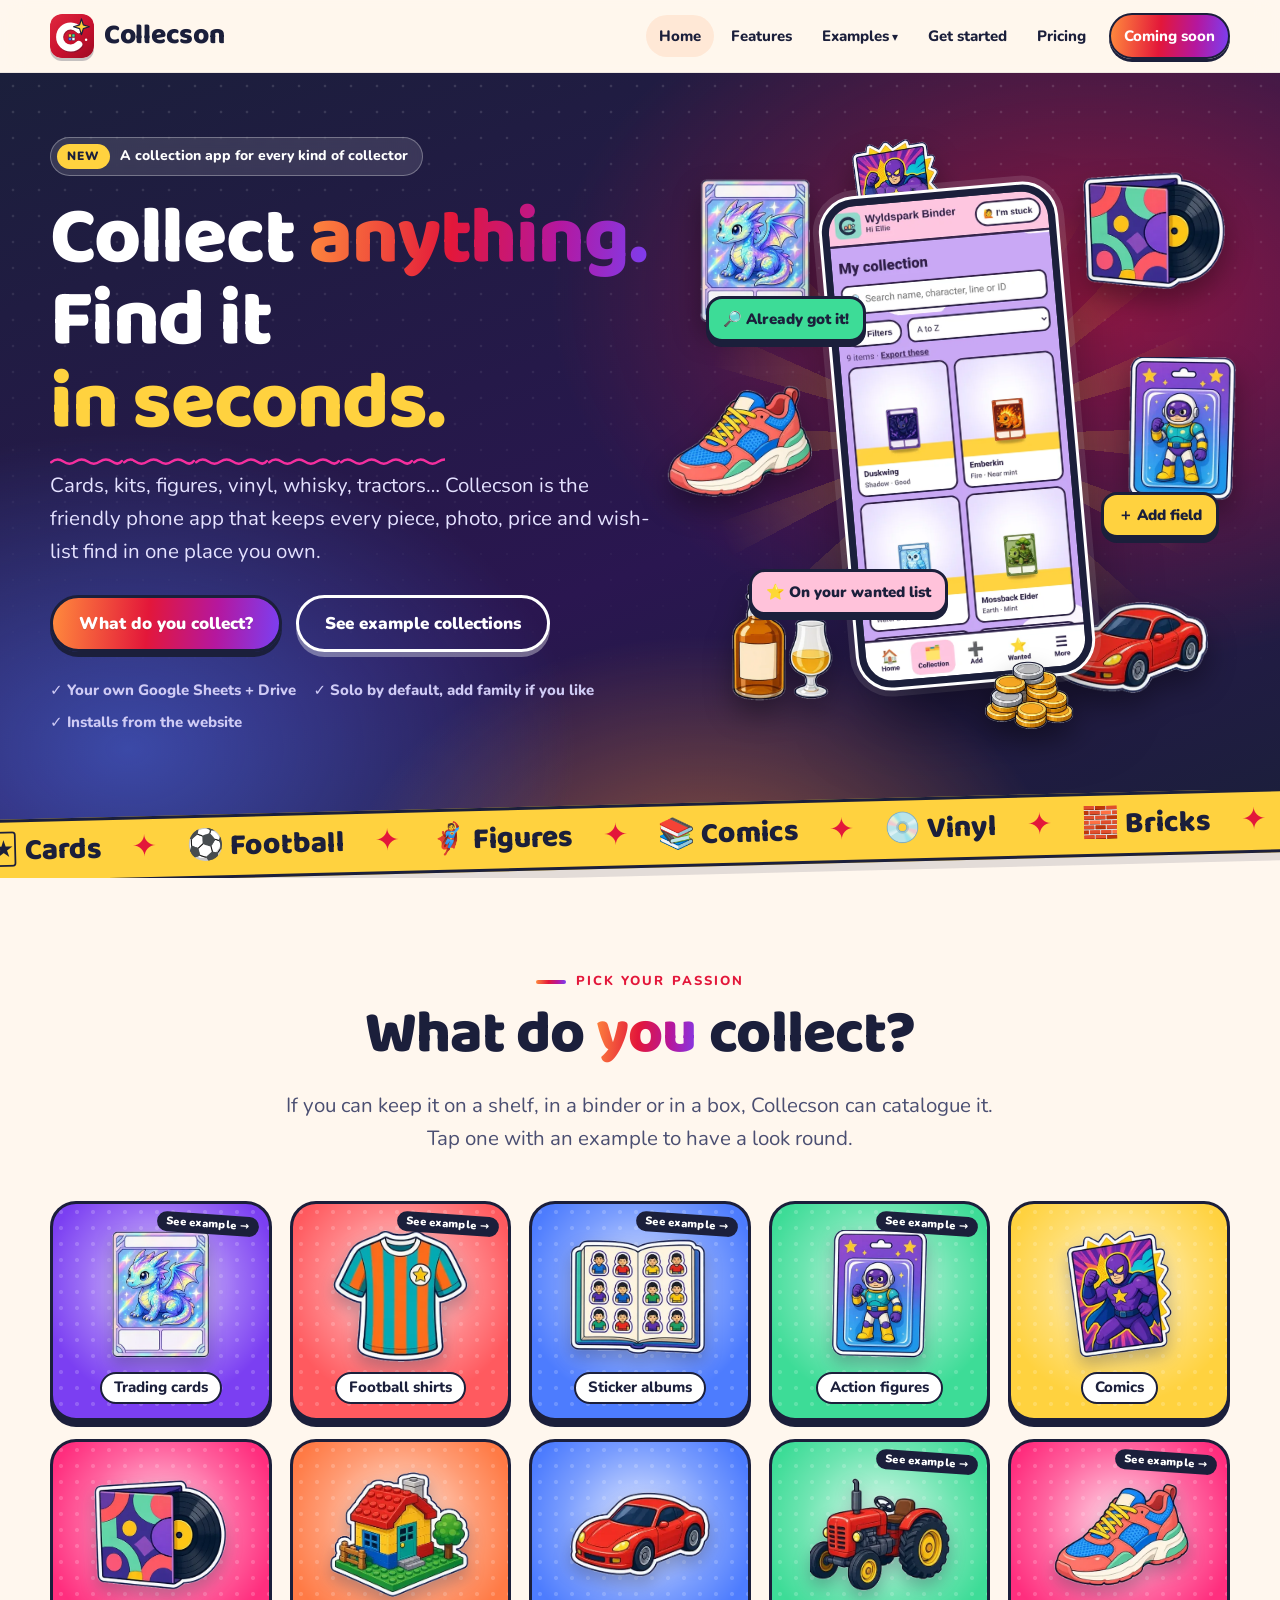
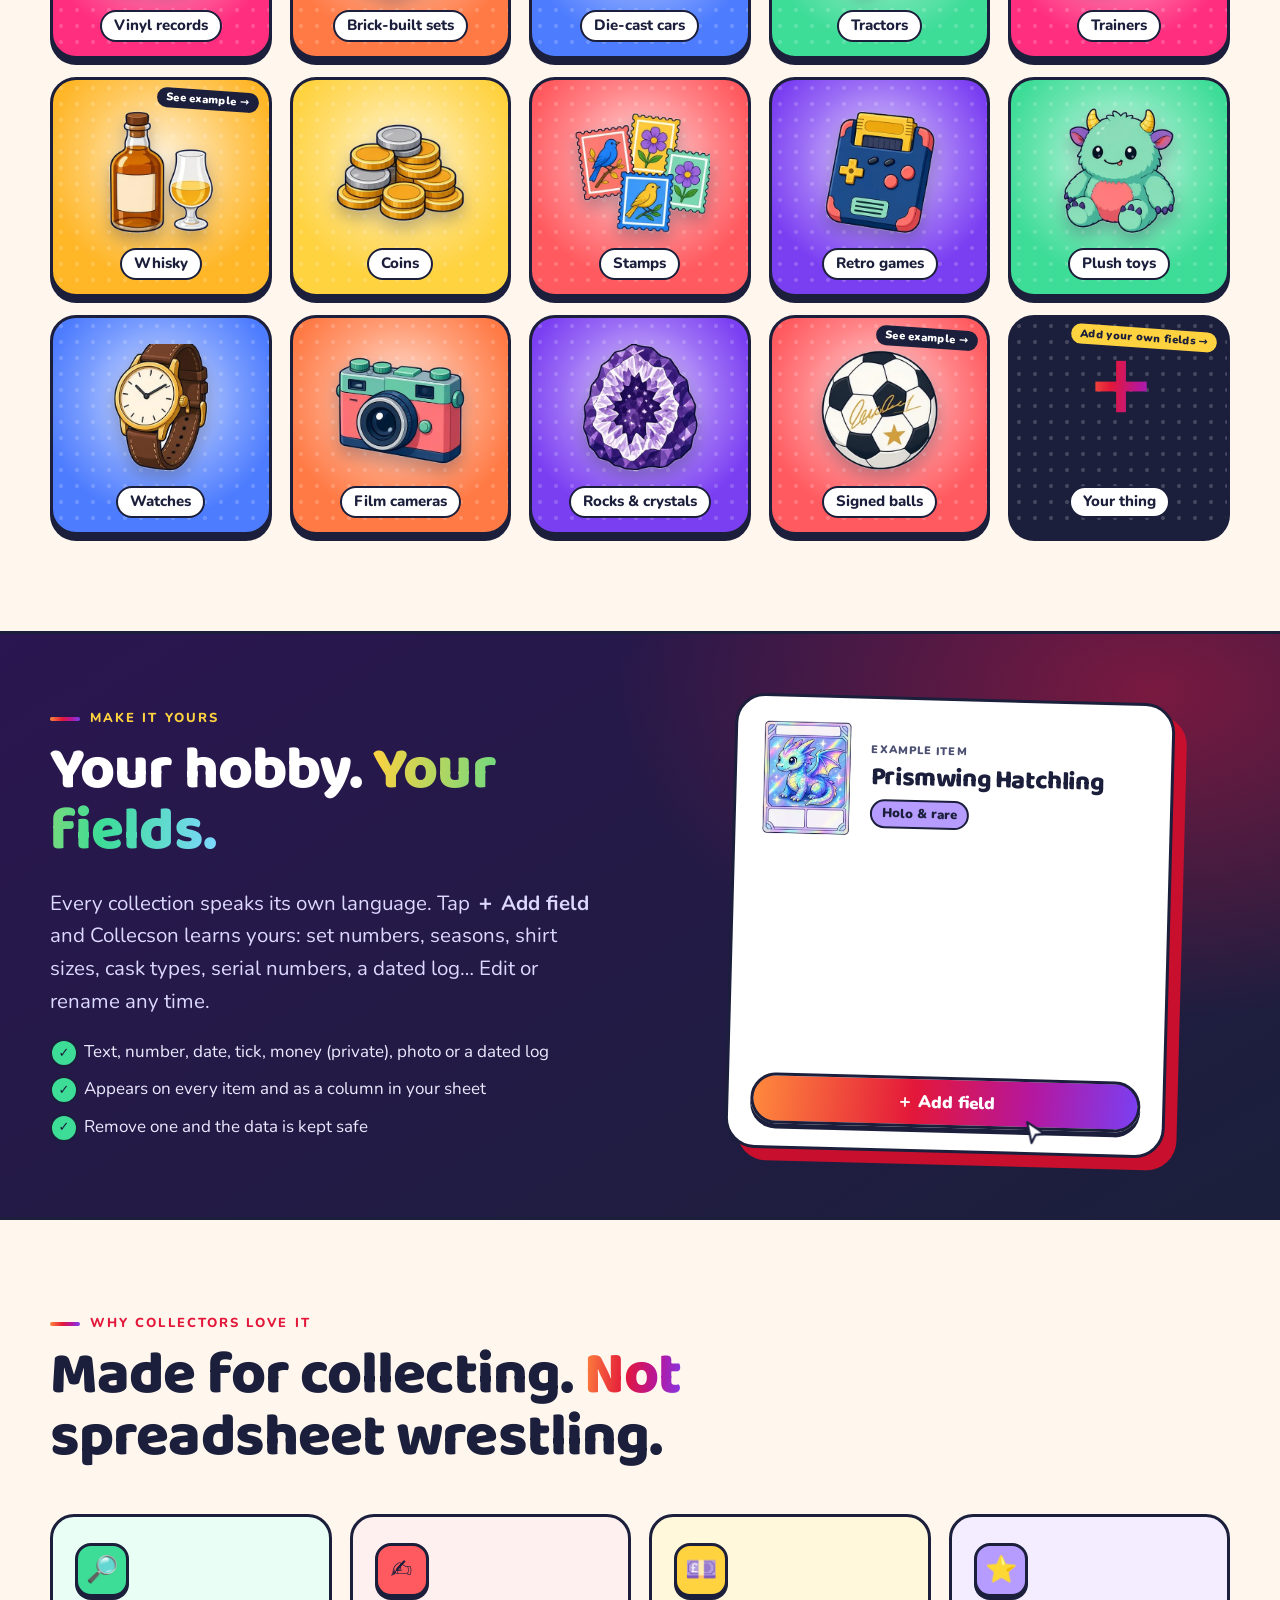
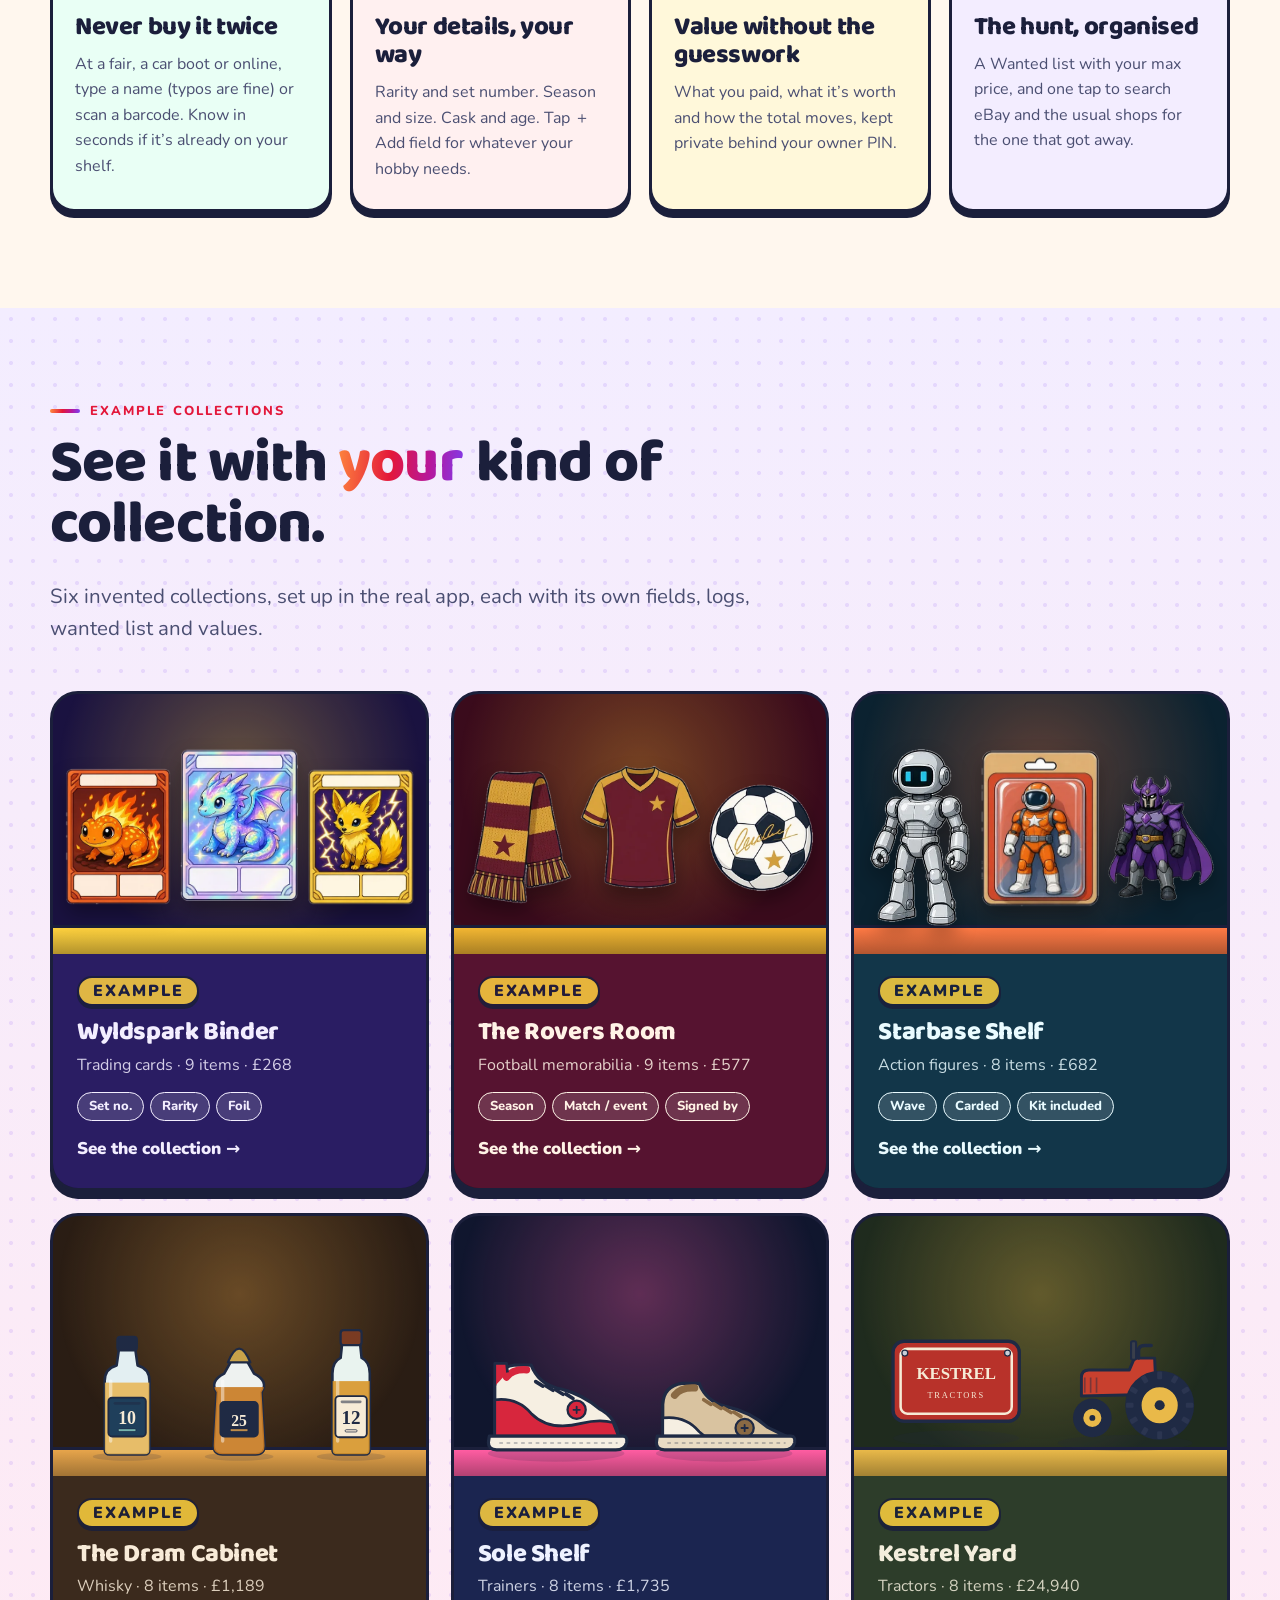
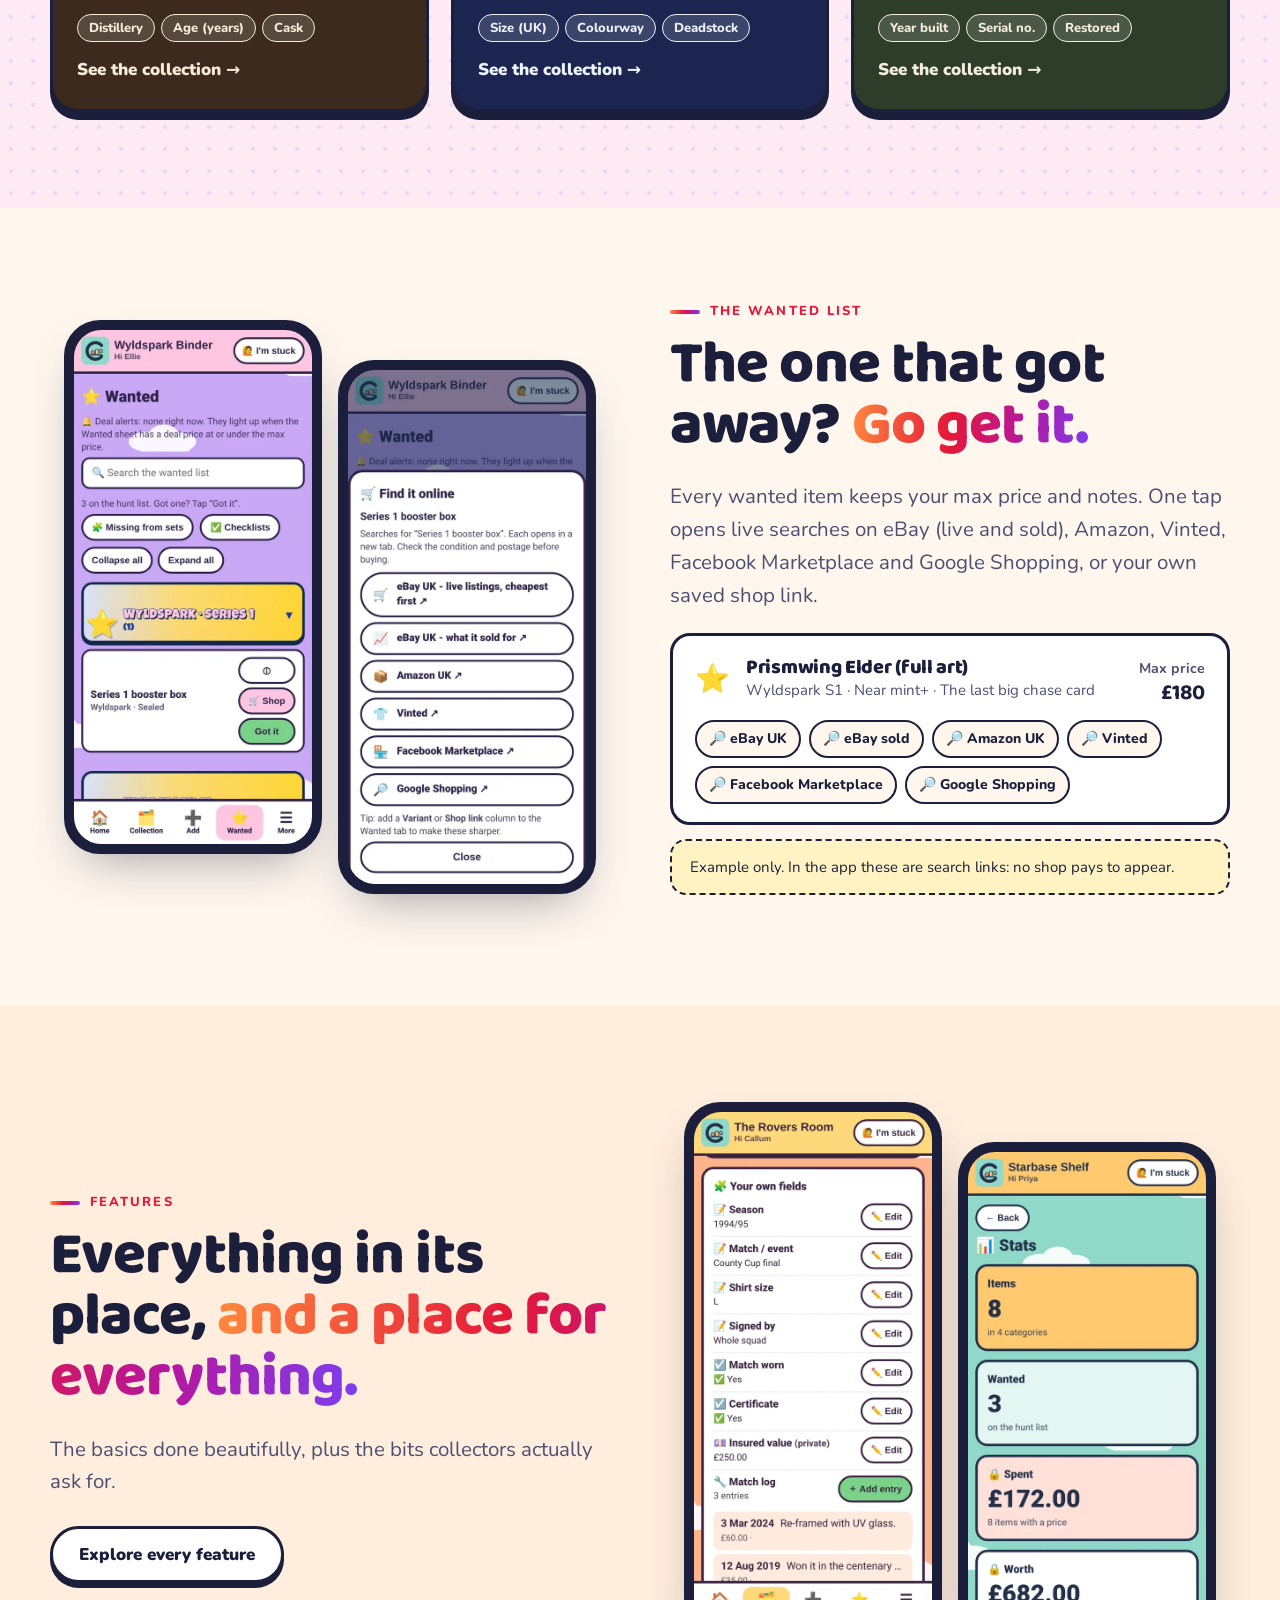
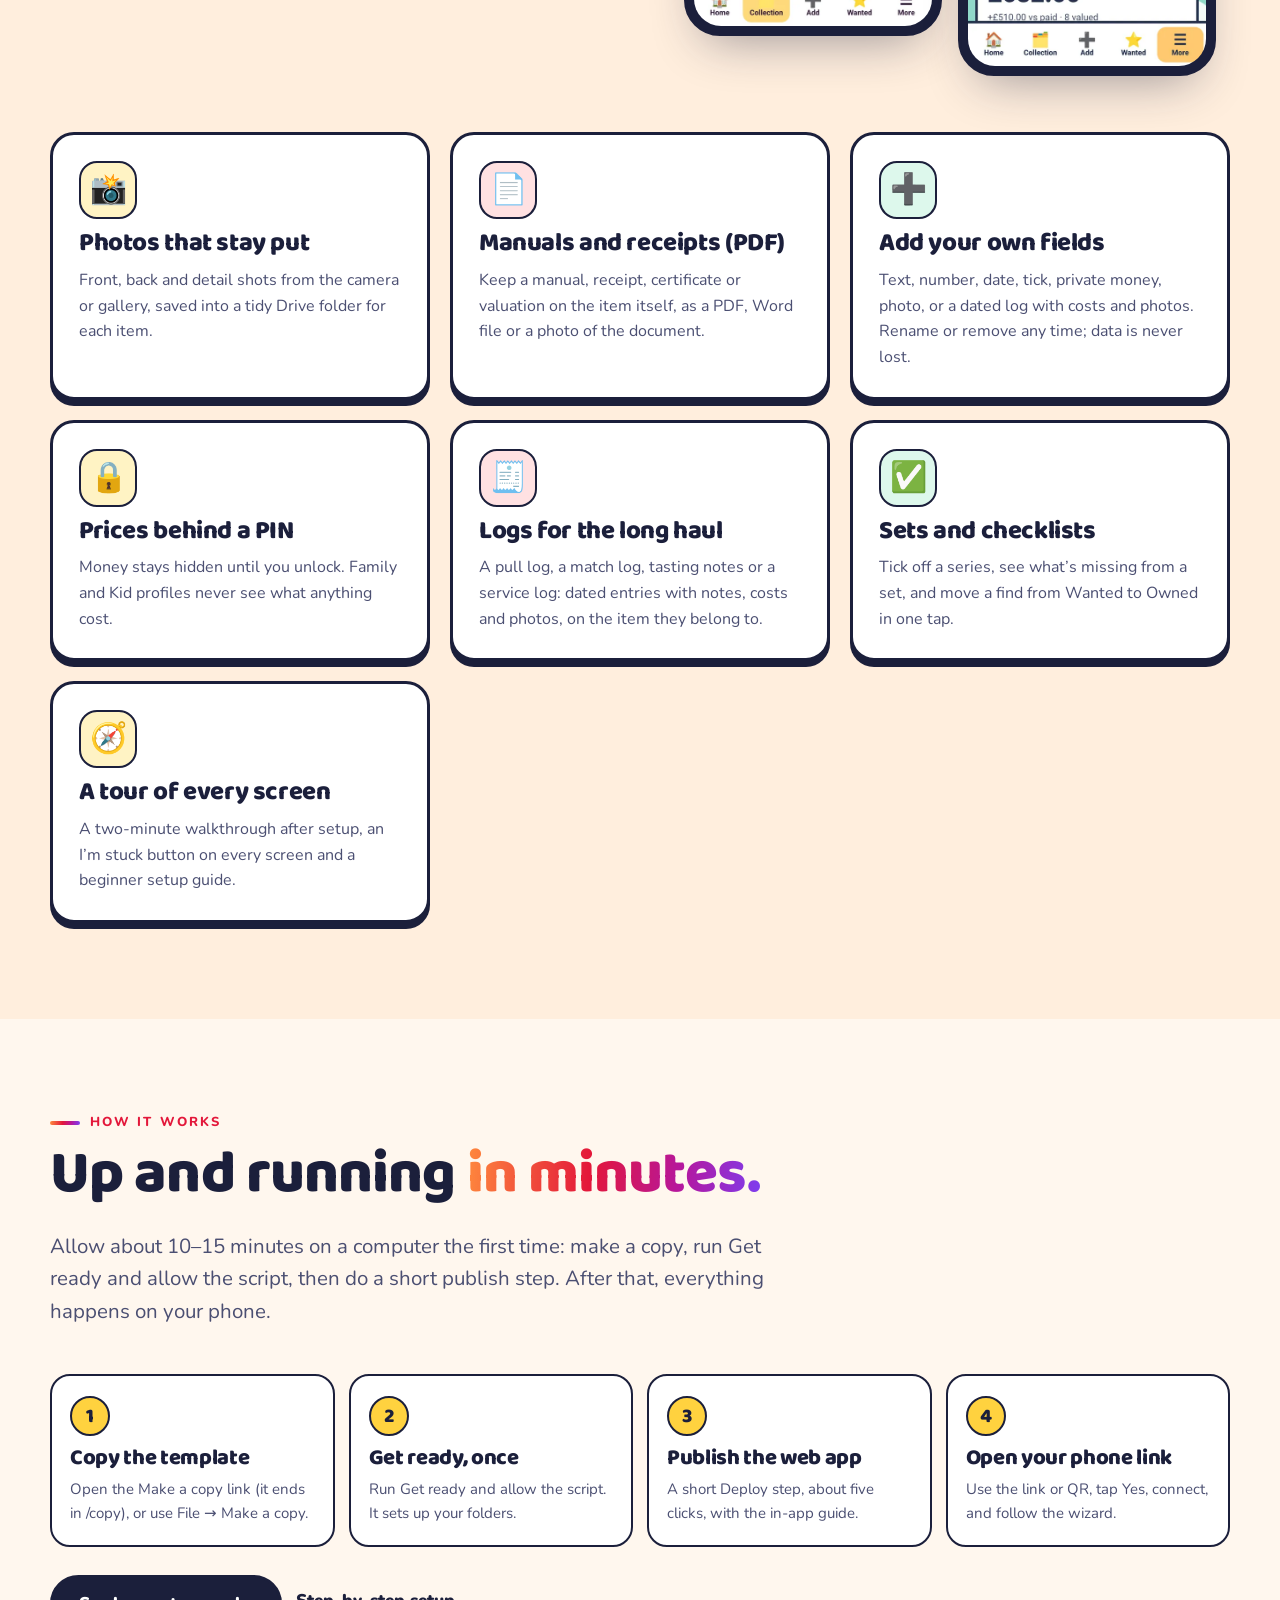
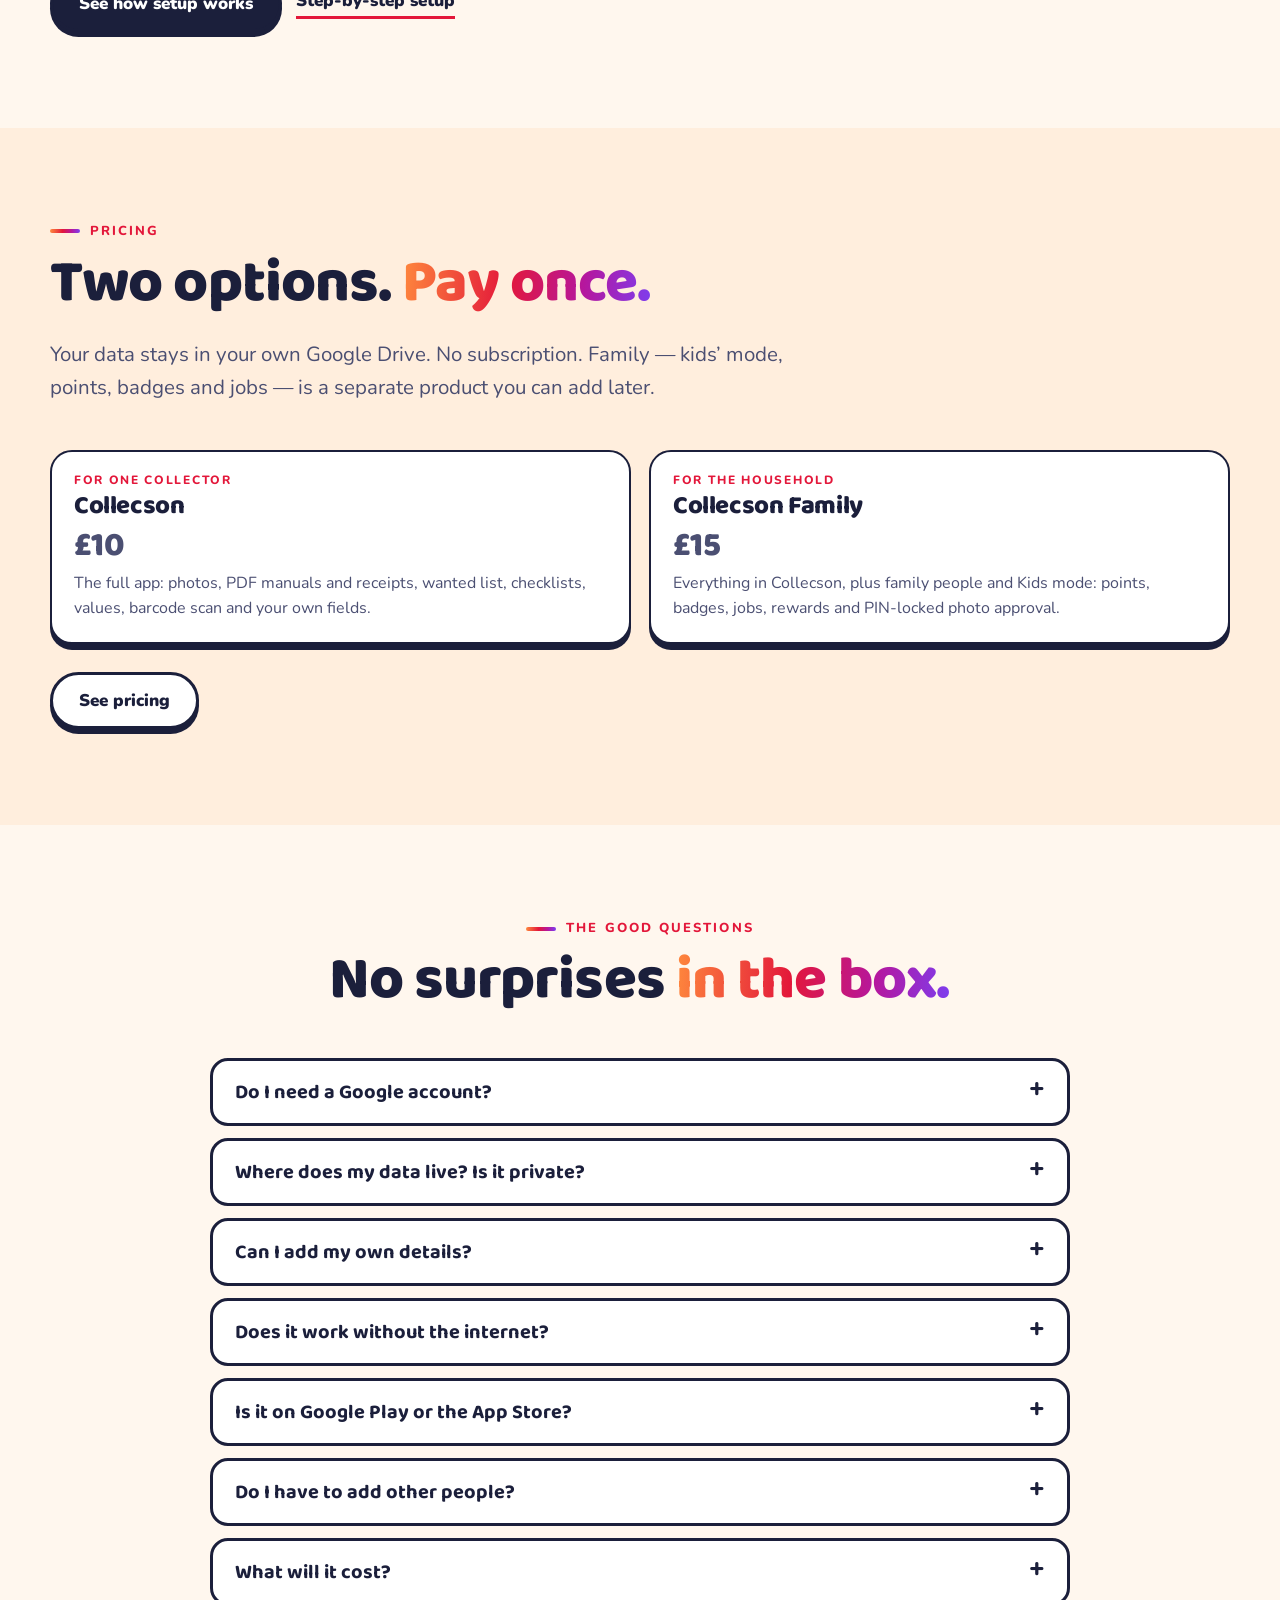
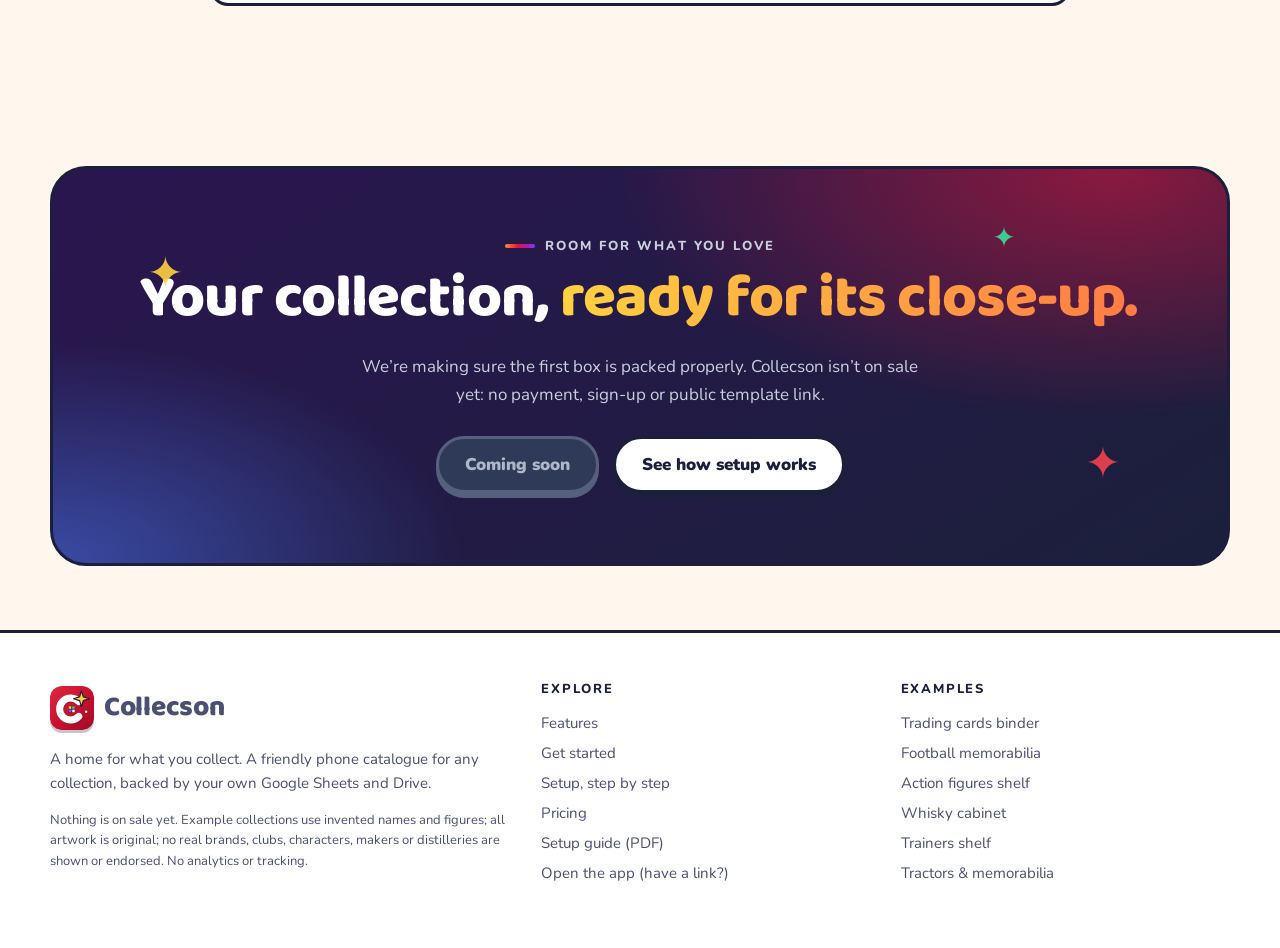
<file: index.html>
<!doctype html>
<html lang="en-GB">
<head>
<meta charset="utf-8"><meta name="viewport" content="width=device-width,initial-scale=1">
<meta name="robots" content="noindex,nofollow,noarchive"><meta name="theme-color" content="#1B1F3B">
<title>Collecson: collect anything, find it in seconds</title>
<meta name="description" content="Collecson is a friendly phone app for any collection: trading cards, football shirts, action figures, vinyl, whisky, trainers, tractors and more. Photos, your own fields, wanted lists linked to shops, and private values.">
<link rel="icon" href="assets/favicon.svg" type="image/svg+xml"><link rel="icon" href="assets/favicon-192.png" type="image/png" sizes="192x192"><link rel="apple-touch-icon" href="assets/apple-touch-icon.png">
<link rel="preload" href="assets/fonts/baloo2.woff2" as="font" type="font/woff2" crossorigin>
<link rel="preload" href="assets/fonts/nunito.woff2" as="font" type="font/woff2" crossorigin>
<link rel="stylesheet" href="assets/site.css">
</head>
<body>
<a class="skip" href="#main">Skip to content</a><header class="top"><div class="wrap">
<a class="brand" href="" aria-label="Collecson home"><img src="assets/logo.svg" width="40" height="40" alt=""><b>Collecson</b></a>
<nav class="links" aria-label="Main"><a href="" aria-current="page">Home</a><a href="features/">Features</a><details class="dd"><summary>Examples</summary><div><a href="examples/cards/"><span aria-hidden="true">🃏</span>Trading cards binder</a><a href="examples/football/"><span aria-hidden="true">⚽</span>Football memorabilia</a><a href="examples/figures/"><span aria-hidden="true">🦸</span>Action figures shelf</a><a href="examples/whisky/"><span aria-hidden="true">🥃</span>Whisky cabinet</a><a href="examples/trainers/"><span aria-hidden="true">👟</span>Trainers shelf</a><a href="examples/tractors/"><span aria-hidden="true">🚜</span>Tractors &amp; memorabilia</a></div></details><a href="get-started/">Get started</a><a href="pricing/">Pricing</a><a class="soon" href="pricing/">Coming soon</a></nav>
<details class="menu"><summary>Menu</summary><nav aria-label="Mobile"><a href="" aria-current="page">Home</a><a href="features/">Features</a><small>EXAMPLE COLLECTIONS</small><a href="examples/cards/"><span aria-hidden="true">🃏</span>Trading cards binder</a><a href="examples/football/"><span aria-hidden="true">⚽</span>Football memorabilia</a><a href="examples/figures/"><span aria-hidden="true">🦸</span>Action figures shelf</a><a href="examples/whisky/"><span aria-hidden="true">🥃</span>Whisky cabinet</a><a href="examples/trainers/"><span aria-hidden="true">👟</span>Trainers shelf</a><a href="examples/tractors/"><span aria-hidden="true">🚜</span>Tractors &amp; memorabilia</a><a href="get-started/">Get started</a><a href="pricing/">Pricing</a></nav></details>
</div></header>
<main id="main"><section class="hero2"><div class="confetti" aria-hidden="true"><i class=c0></i><i class=c1></i><i class=c2></i><i class=c3></i><i class=c4></i><i class=c5></i><i class=c6></i><i class=c7></i><i class=c8></i><i class=c9></i><i class=c10></i><i class=c11></i><i class=c12></i><i class=c13></i></div>
<div class="wrap hero2-grid"><div class="hero2-copy"><p class="kick"><span>NEW</span> A collection app for every kind of collector</p>
<h1>Collect <span class="grad">anything.</span><br>Find it <span class="squig">in seconds.</span></h1>
<p class="lede">Cards, kits, figures, vinyl, whisky, tractors… Collecson is the friendly phone app that keeps every piece, photo, price and wish-list find in one place you own.</p>
<div class="actions"><a class="btn hot" href="#collect">What do you collect?</a><a class="btn ghost" href="#examples">See example collections</a></div>
<ul class="hero-points"><li>✓ Your own Google Sheets + Drive</li><li>✓ Solo by default, add family if you like</li><li>✓ Installs from the website</li></ul></div>
<div class="hero2-art"><div class="orbit" aria-hidden="true"><img class="floater f1" src="assets/art/wall/cards.webp" alt="" width="360" height="360"><img class="floater f2" src="assets/art/wall/vinyl.webp" alt="" width="360" height="360"><img class="floater f3" src="assets/art/wall/trainer.webp" alt="" width="360" height="360"><img class="floater f4" src="assets/art/wall/figure.webp" alt="" width="360" height="360"><img class="floater f5" src="assets/art/wall/whisky.webp" alt="" width="360" height="360"><img class="floater f6" src="assets/art/wall/diecast.webp" alt="" width="360" height="360"><img class="floater f7" src="assets/art/wall/comic.webp" alt="" width="360" height="360"><img class="floater f8" src="assets/art/wall/coins.webp" alt="" width="360" height="360"></div><div class="burst"></div>
<div class="phone hero-phone"><img src="assets/shots/ex-cards_collection.webp" width="540" height="1168" alt="The Collecson app showing an example trading card collection"></div>
<div class="bubbles" aria-hidden="true"><div class="bubble b1">🔎 Already got it!</div><div class="bubble b2">＋ Add field</div><div class="bubble b3">⭐ On your wanted list</div></div></div></div></section>
<div class="mq-wrap"><div class="marquee" aria-hidden="true"><div class="track"><span>🃏 Cards</span><b>✦</b><span>⚽ Football</span><b>✦</b><span>🦸 Figures</span><b>✦</b><span>📚 Comics</span><b>✦</b><span>💿 Vinyl</span><b>✦</b><span>🧱 Bricks</span><b>✦</b><span>🏎️ Die-cast</span><b>✦</b><span>🚜 Tractors</span><b>✦</b><span>👟 Trainers</span><b>✦</b><span>🥃 Whisky</span><b>✦</b><span>🪙 Coins</span><b>✦</b><span>✉️ Stamps</span><b>✦</b><span>🕹️ Retro games</span><b>✦</b><span>🧸 Plush</span><b>✦</b><span>⌚ Watches</span><b>✦</b><span>💎 Crystals</span><b>✦</b><span>🃏 Cards</span><b>✦</b><span>⚽ Football</span><b>✦</b><span>🦸 Figures</span><b>✦</b><span>📚 Comics</span><b>✦</b><span>💿 Vinyl</span><b>✦</b><span>🧱 Bricks</span><b>✦</b><span>🏎️ Die-cast</span><b>✦</b><span>🚜 Tractors</span><b>✦</b><span>👟 Trainers</span><b>✦</b><span>🥃 Whisky</span><b>✦</b><span>🪙 Coins</span><b>✦</b><span>✉️ Stamps</span><b>✦</b><span>🕹️ Retro games</span><b>✦</b><span>🧸 Plush</span><b>✦</b><span>⌚ Watches</span><b>✦</b><span>💎 Crystals</span><b>✦</b></div></div></div>
<section class="section" id="collect"><div class="wrap"><div class="head center" style="margin-inline:auto"><p class="eyebrow">Pick your passion</p><h2>What do <span class="grad">you</span> collect?</h2><p class="lede">If you can keep it on a shelf, in a binder or in a box, Collecson can catalogue it. Tap one with an example to have a look round.</p></div>
<div class="wall"><a class="tile" style="--c:#7B3FF2;--d:0.00s" href="examples/cards/"><span class="glow" aria-hidden="true"></span><img src="assets/art/wall/cards.webp" alt="" width="360" height="360" loading="lazy"><b>Trading cards</b><span class="seeit">See example →</span></a><a class="tile" style="--c:#FF5A5F;--d:0.35s" href="examples/football/"><span class="glow" aria-hidden="true"></span><img src="assets/art/wall/shirt.webp" alt="" width="360" height="360" loading="lazy"><b>Football shirts</b><span class="seeit">See example →</span></a><a class="tile" style="--c:#4D7CFE;--d:0.70s" href="examples/football/"><span class="glow" aria-hidden="true"></span><img src="assets/art/wall/album.webp" alt="" width="360" height="360" loading="lazy"><b>Sticker albums</b><span class="seeit">See example →</span></a><a class="tile" style="--c:#3DDC97;--d:1.05s" href="examples/figures/"><span class="glow" aria-hidden="true"></span><img src="assets/art/wall/figure.webp" alt="" width="360" height="360" loading="lazy"><b>Action figures</b><span class="seeit">See example →</span></a><div class="tile" style="--c:#FFD23F;--d:1.40s"><span class="glow" aria-hidden="true"></span><img src="assets/art/wall/comic.webp" alt="" width="360" height="360" loading="lazy"><b>Comics</b></div><div class="tile" style="--c:#FF2E7E;--d:1.75s"><span class="glow" aria-hidden="true"></span><img src="assets/art/wall/vinyl.webp" alt="" width="360" height="360" loading="lazy"><b>Vinyl records</b></div><div class="tile" style="--c:#FF7A45;--d:0.00s"><span class="glow" aria-hidden="true"></span><img src="assets/art/wall/bricks.webp" alt="" width="360" height="360" loading="lazy"><b>Brick-built sets</b></div><div class="tile" style="--c:#4D7CFE;--d:0.35s"><span class="glow" aria-hidden="true"></span><img src="assets/art/wall/diecast.webp" alt="" width="360" height="360" loading="lazy"><b>Die-cast cars</b></div><a class="tile" style="--c:#3DDC97;--d:0.70s" href="examples/tractors/"><span class="glow" aria-hidden="true"></span><img src="assets/art/wall/tractor.webp" alt="" width="360" height="360" loading="lazy"><b>Tractors</b><span class="seeit">See example →</span></a><a class="tile" style="--c:#FF2E7E;--d:1.05s" href="examples/trainers/"><span class="glow" aria-hidden="true"></span><img src="assets/art/wall/trainer.webp" alt="" width="360" height="360" loading="lazy"><b>Trainers</b><span class="seeit">See example →</span></a><a class="tile" style="--c:#FFB627;--d:1.40s" href="examples/whisky/"><span class="glow" aria-hidden="true"></span><img src="assets/art/wall/whisky.webp" alt="" width="360" height="360" loading="lazy"><b>Whisky</b><span class="seeit">See example →</span></a><div class="tile" style="--c:#FFD23F;--d:1.75s"><span class="glow" aria-hidden="true"></span><img src="assets/art/wall/coins.webp" alt="" width="360" height="360" loading="lazy"><b>Coins</b></div><div class="tile" style="--c:#FF5A5F;--d:0.00s"><span class="glow" aria-hidden="true"></span><img src="assets/art/wall/stamps.webp" alt="" width="360" height="360" loading="lazy"><b>Stamps</b></div><div class="tile" style="--c:#7B3FF2;--d:0.35s"><span class="glow" aria-hidden="true"></span><img src="assets/art/wall/retro.webp" alt="" width="360" height="360" loading="lazy"><b>Retro games</b></div><div class="tile" style="--c:#3DDC97;--d:0.70s"><span class="glow" aria-hidden="true"></span><img src="assets/art/wall/plush.webp" alt="" width="360" height="360" loading="lazy"><b>Plush toys</b></div><div class="tile" style="--c:#4D7CFE;--d:1.05s"><span class="glow" aria-hidden="true"></span><img src="assets/art/wall/watch.webp" alt="" width="360" height="360" loading="lazy"><b>Watches</b></div><div class="tile" style="--c:#FF7A45;--d:1.40s"><span class="glow" aria-hidden="true"></span><img src="assets/art/wall/camera.webp" alt="" width="360" height="360" loading="lazy"><b>Film cameras</b></div><div class="tile" style="--c:#7B3FF2;--d:1.75s"><span class="glow" aria-hidden="true"></span><img src="assets/art/wall/crystal.webp" alt="" width="360" height="360" loading="lazy"><b>Rocks & crystals</b></div><a class="tile" style="--c:#FF5A5F;--d:0.00s" href="examples/football/"><span class="glow" aria-hidden="true"></span><img src="assets/art/wall/ball.webp" alt="" width="360" height="360" loading="lazy"><b>Signed balls</b><span class="seeit">See example →</span></a><a class="tile plus" href="features/#your-own-fields" style="--c:#1B1F3B"><span class="bigplus" aria-hidden="true">＋</span><b>Your thing</b><span class="seeit">Add your own fields →</span></a></div></div></section>
<section class="section tight fields-band"><div class="wrap split"><div><p class="eyebrow light">Make it yours</p><h2>Your hobby. <span class="grad2">Your fields.</span></h2><p class="lede">Every collection speaks its own language. Tap <b>＋ Add field</b> and Collecson learns yours: set numbers, seasons, shirt sizes, cask types, serial numbers, a dated log… Edit or rename any time.</p>
<ul class="ticks"><li>Text, number, date, tick, money (private), photo or a dated log</li><li>Appears on every item and as a column in your sheet</li><li>Remove one and the data is kept safe</li></ul></div>
<div class="democard"><div class="dtop"><img src="assets/art/cards/card-dragon.webp" alt="" width="360" height="360" loading="lazy"><div><small>Example item</small><h3>Prismwing Hatchling</h3><span class="pill2">Holo &amp; rare</span></div></div>
<div class="dfields"><div class="dfield" style="--i:0"><i aria-hidden="true">📝</i><span>Set no.</span><b>001/120</b></div><div class="dfield" style="--i:1"><i aria-hidden="true">⭐</i><span>Rarity</span><b>Secret rare</b></div><div class="dfield" style="--i:2"><i aria-hidden="true">✨</i><span>Foil</span><b>Yes</b></div><div class="dfield" style="--i:3"><i aria-hidden="true">🏅</i><span>Grade</span><b>10</b></div></div><button class="addfield" type="button" tabindex="-1" aria-hidden="true">＋ Add field</button><div class="cursor" aria-hidden="true"></div></div></div></section>
<section class="section"><div class="wrap"><div class="head"><p class="eyebrow">Why collectors love it</p><h2>Made for collecting. <span class="grad">Not</span> spreadsheet wrestling.</h2></div><div class="reasons"><article class="reason pop"><div class="ico" style="background:#3DDC97">🔎</div><h3>Never buy it twice</h3><p>At a fair, a car boot or online, type a name (typos are fine) or scan a barcode. Know in seconds if it’s already on your shelf.</p></article><article class="reason pop"><div class="ico" style="background:#FF5A5F">✍️</div><h3>Your details, your way</h3><p>Rarity and set number. Season and size. Cask and age. Tap ＋ Add field for whatever your hobby needs.</p></article><article class="reason pop"><div class="ico" style="background:#FFD23F">💷</div><h3>Value without the guesswork</h3><p>What you paid, what it’s worth and how the total moves, kept private behind your owner PIN.</p></article><article class="reason pop"><div class="ico" style="background:#B79CFF">⭐</div><h3>The hunt, organised</h3><p>A Wanted list with your max price, and one tap to search eBay and the usual shops for the one that got away.</p></article></div></div></section>
<section class="section band candy" id="examples"><div class="wrap"><div class="head"><p class="eyebrow">Example collections</p><h2>See it with <span class="grad">your</span> kind of collection.</h2><p class="lede">Six invented collections, set up in the real app, each with its own fields, logs, wanted list and values.</p></div><div class="shows"><a class="show pop" href="examples/cards/" style="--bg:#1A1240;--bg2:#2A1D63;--fg:#F3EEFF;--hi:#FFD23F;--soft:#E4DAFF;--card:#FFFFFF;--hi2:#FFD23F;background:var(--bg)"><div class="stage" style="background:radial-gradient(circle at 50% 30%,#FFD23F55,transparent 70%)"><img class="art " src="assets/art/cards/card-salamander.webp" alt="" width="360" height="360" loading="lazy"><img class="art " src="assets/art/cards/card-dragon.webp" alt="" width="360" height="360" loading="lazy"><img class="art " src="assets/art/cards/card-fox.webp" alt="" width="360" height="360" loading="lazy"></div>
<div class="txt"><p class="example-badge" style="margin-bottom:12px">Example</p><h3>Wyldspark Binder</h3><p>Trading cards · 9 items · £268</p><div class="chips"><span class="chip">Set no.</span><span class="chip">Rarity</span><span class="chip">Foil</span></div><span class="go">See the collection →</span></div></a><a class="show pop" href="examples/football/" style="--bg:#3A0B1C;--bg2:#561330;--fg:#FFF3E6;--hi:#F2B632;--soft:#FBE3C8;--card:#FFFBF5;--hi2:#F2B632;background:var(--bg)"><div class="stage" style="background:radial-gradient(circle at 50% 30%,#F2B63255,transparent 70%)"><img class="art " src="assets/art/football/fb-scarf.webp" alt="" width="360" height="360" loading="lazy"><img class="art " src="assets/art/football/fb-home.webp" alt="" width="360" height="360" loading="lazy"><img class="art " src="assets/art/football/fb-ball.webp" alt="" width="360" height="360" loading="lazy"></div>
<div class="txt"><p class="example-badge" style="margin-bottom:12px">Example</p><h3>The Rovers Room</h3><p>Football memorabilia · 9 items · £577</p><div class="chips"><span class="chip">Season</span><span class="chip">Match / event</span><span class="chip">Signed by</span></div><span class="go">See the collection →</span></div></a><a class="show pop" href="examples/figures/" style="--bg:#0B2230;--bg2:#123649;--fg:#E9FBFF;--hi:#FF7A45;--soft:#D4F3FF;--card:#FFFFFF;--hi2:#FF7A45;background:var(--bg)"><div class="stage" style="background:radial-gradient(circle at 50% 30%,#FF7A4555,transparent 70%)"><img class="art " src="assets/art/figures/af-robot.webp" alt="" width="360" height="360" loading="lazy"><img class="art " src="assets/art/figures/af-ranger.webp" alt="" width="360" height="360" loading="lazy"><img class="art " src="assets/art/figures/af-villain.webp" alt="" width="360" height="360" loading="lazy"></div>
<div class="txt"><p class="example-badge" style="margin-bottom:12px">Example</p><h3>Starbase Shelf</h3><p>Action figures · 8 items · £682</p><div class="chips"><span class="chip">Wave</span><span class="chip">Carded</span><span class="chip">Kit included</span></div><span class="go">See the collection →</span></div></a><a class="show pop" href="examples/whisky/" style="--bg:#2A1D14;--bg2:#3B2A1D;--fg:#F8EBD8;--hi:#E7A54B;--soft:#F4E3C9;--card:#FFF8EE;--hi2:#E7A54B;background:var(--bg)"><div class="stage" style="background:radial-gradient(circle at 50% 30%,#E7A54B55,transparent 70%)"><svg aria-hidden="true" xmlns="http://www.w3.org/2000/svg" viewBox="50 20 300 370" role="img"><g data-k="bottle"/><ellipse cx="200" cy="372" rx="92" ry="11.0" fill="#1F2A44" opacity=".16"/><path d="M140 170 Q140 136 172 128 L178 86 L222 86 L228 128 Q260 136 260 170 L260 352 Q260 366 246 366 L154 366 Q140 366 140 352 Z" fill="#E3EFF2" stroke="#1F2A44" stroke-width="7" stroke-linejoin="round"/><clipPath id="lq10flask"><path d="M140 170 Q140 136 172 128 L178 86 L222 86 L228 128 Q260 136 260 170 L260 352 Q260 366 246 366 L154 366 Q140 366 140 352 Z"/></clipPath><rect x="100" y="174" width="200" height="300" fill="#E8B85A" clip-path="url(#lq10flask)" opacity=".9"/><path d="M156 170 L156 330" stroke="#fff" stroke-width="9" stroke-linecap="round" opacity=".45"/><rect x="150" y="214" width="100" height="104" rx="10" fill="#1F3F5B" stroke="#1F2A44" stroke-width="5"/><rect x="164" y="226" width="72" height="7" rx="3.5" fill="#1F2A44" opacity=".55"/><text x="200" y="285" text-anchor="middle" font-family="Georgia,serif" font-weight="700" font-size="48" fill="#F6EBD6">10</text><rect x="176" y="298" width="48" height="6" rx="3" fill="#8FD9C9" stroke="#1F2A44" stroke-width="2"/><rect x="174" y="52" width="52" height="36" rx="8" fill="#1F2A44" stroke="#1F2A44" stroke-width="6"/></svg><svg aria-hidden="true" xmlns="http://www.w3.org/2000/svg" viewBox="50 20 300 370" role="img"><g data-k="bottle"/><ellipse cx="200" cy="372" rx="92" ry="11.0" fill="#1F2A44" opacity=".16"/><path d="M140 200 Q120 170 160 150 L178 118 L222 118 L240 150 Q280 170 260 200 L268 340 Q270 366 244 366 L156 366 Q130 366 132 340 Z" fill="#EEF2F0" stroke="#1F2A44" stroke-width="7" stroke-linejoin="round"/><clipPath id="lq25decanter"><path d="M140 200 Q120 170 160 150 L178 118 L222 118 L240 150 Q280 170 260 200 L268 340 Q270 366 244 366 L156 366 Q130 366 132 340 Z"/></clipPath><rect x="100" y="186" width="200" height="300" fill="#C97B22" clip-path="url(#lq25decanter)" opacity=".9"/><path d="M156 170 L156 330" stroke="#fff" stroke-width="9" stroke-linecap="round" opacity=".45"/><rect x="150" y="226" width="100" height="92" rx="10" fill="#1F2A44" stroke="#1F2A44" stroke-width="5"/><rect x="164" y="238" width="72" height="7" rx="3.5" fill="#1F2A44" opacity=".55"/><text x="200" y="289" text-anchor="middle" font-family="Georgia,serif" font-weight="700" font-size="42" fill="#F6EBD6">25</text><rect x="176" y="298" width="48" height="6" rx="3" fill="#E7A54B" stroke="#1F2A44" stroke-width="2"/><path d="M170.0 120 Q200.0 46 230.0 120 Z" fill="#C8A24A" stroke="#1F2A44" stroke-width="6" stroke-linejoin="round"/></svg><svg aria-hidden="true" xmlns="http://www.w3.org/2000/svg" viewBox="50 20 300 370" role="img"><g data-k="bottle"/><ellipse cx="200" cy="372" rx="92" ry="11.0" fill="#1F2A44" opacity=".16"/><path d="M150 150 Q150 118 172 108 L176 70 L224 70 L228 108 Q250 118 250 150 L250 352 Q250 366 236 366 L164 366 Q150 366 150 352 Z" fill="#E9F3EF" stroke="#1F2A44" stroke-width="7" stroke-linejoin="round"/><clipPath id="lq12tall"><path d="M150 150 Q150 118 172 108 L176 70 L224 70 L228 108 Q250 118 250 150 L250 352 Q250 366 236 366 L164 366 Q150 366 150 352 Z"/></clipPath><rect x="100" y="170" width="200" height="300" fill="#D9962B" clip-path="url(#lq12tall)" opacity=".9"/><path d="M164 170 L164 330" stroke="#fff" stroke-width="9" stroke-linecap="round" opacity=".45"/><rect x="158" y="210" width="84" height="110" rx="10" fill="#F6EBD6" stroke="#1F2A44" stroke-width="5"/><rect x="172" y="222" width="56" height="7" rx="3.5" fill="#1F2A44" opacity=".55"/><text x="200" y="285" text-anchor="middle" font-family="Georgia,serif" font-weight="700" font-size="51" fill="#1F2A44">12</text><rect x="184" y="300" width="32" height="6" rx="3" fill="#F6EBD6" stroke="#1F2A44" stroke-width="2"/><rect x="172" y="34" width="56" height="40" rx="8" fill="#7A3B22" stroke="#1F2A44" stroke-width="6"/></svg></div>
<div class="txt"><p class="example-badge" style="margin-bottom:12px">Example</p><h3>The Dram Cabinet</h3><p>Whisky · 8 items · £1,189</p><div class="chips"><span class="chip">Distillery</span><span class="chip">Age (years)</span><span class="chip">Cask</span></div><span class="go">See the collection →</span></div></a><a class="show pop" href="examples/trainers/" style="--bg:#10162E;--bg2:#1B2550;--fg:#EEF2FF;--hi:#FF5DA2;--soft:#DDE6FF;--card:#FFFFFF;--hi2:#FF5DA2;background:var(--bg)"><div class="stage" style="background:radial-gradient(circle at 50% 30%,#FF5DA255,transparent 70%)"><svg class="wide" aria-hidden="true" xmlns="http://www.w3.org/2000/svg" viewBox="20 60 370 300" role="img"><g data-k="wide"/><ellipse cx="205" cy="338" rx="150" ry="18.0" fill="#1F2A44" opacity=".16"/><path d="M70 300 L70 190 Q72 150 112 144 L150 144 Q166 184 206 194 Q262 206 300 240 Q336 258 342 300 Z" fill="#F6EFE2" stroke="#1F2A44" stroke-width="7" stroke-linejoin="round"/><path d="M70 300 L70 220 Q120 214 150 250 Q190 290 260 272 Q300 262 330 270 L342 300 Z" fill="#D7263D" stroke="#1F2A44" stroke-width="6" stroke-linejoin="round"/><path d="M96 170 Q110 152 140 154" stroke="#D7263D" stroke-width="16" stroke-linecap="round" fill="none"/><circle cx="250" cy="242" r="20" fill="#D7263D" stroke="#1F2A44" stroke-width="5"/><path d="M243 242 L257 242 M250 235 L250 249" stroke="#1F2A44" stroke-width="4" stroke-linecap="round"/><path d="M160 180 L176 190" stroke="#1F2A44" stroke-width="8" stroke-linecap="round"/><path d="M182 189 L198 199" stroke="#1F2A44" stroke-width="8" stroke-linecap="round"/><path d="M204 198 L220 208" stroke="#1F2A44" stroke-width="8" stroke-linecap="round"/><path d="M226 207 L242 217" stroke="#1F2A44" stroke-width="8" stroke-linecap="round"/><path d="M58 300 L352 300 Q362 300 360 314 Q356 330 336 330 L74 330 Q56 330 56 314 Z" fill="#F6EFE2" stroke="#1F2A44" stroke-width="7" stroke-linejoin="round"/><path d="M80 315 L340 315" stroke="#1F2A44" stroke-width="3" stroke-dasharray="8 8" opacity=".35"/><path d="M70 190 L70 140 L96 140 L98 160" fill="#D7263D" stroke="#1F2A44" stroke-width="6" stroke-linejoin="round"/></svg><svg class="wide" aria-hidden="true" xmlns="http://www.w3.org/2000/svg" viewBox="20 60 370 300" role="img"><g data-k="wide"/><ellipse cx="205" cy="338" rx="150" ry="18.0" fill="#1F2A44" opacity=".16"/><path d="M70 300 L70 230 Q72 190 112 184 L150 184 Q166 224 206 234 Q262 246 300 280 Q336 298 342 300 Z" fill="#D9C3A0" stroke="#1F2A44" stroke-width="7" stroke-linejoin="round"/><path d="M70 300 L70 260 Q120 254 150 290 Q190 330 260 312 Q300 302 330 310 L342 300 Z" fill="#F6EFE2" stroke="#1F2A44" stroke-width="6" stroke-linejoin="round"/><path d="M96 210 Q110 192 140 194" stroke="#8A6A44" stroke-width="16" stroke-linecap="round" fill="none"/><circle cx="250" cy="282" r="20" fill="#8A6A44" stroke="#1F2A44" stroke-width="5"/><path d="M243 282 L257 282 M250 275 L250 289" stroke="#1F2A44" stroke-width="4" stroke-linecap="round"/><path d="M160 220 L176 230" stroke="#8A6A44" stroke-width="8" stroke-linecap="round"/><path d="M182 229 L198 239" stroke="#8A6A44" stroke-width="8" stroke-linecap="round"/><path d="M204 238 L220 248" stroke="#8A6A44" stroke-width="8" stroke-linecap="round"/><path d="M226 247 L242 257" stroke="#8A6A44" stroke-width="8" stroke-linecap="round"/><path d="M58 300 L352 300 Q362 300 360 314 Q356 330 336 330 L74 330 Q56 330 56 314 Z" fill="#E9DCC4" stroke="#1F2A44" stroke-width="7" stroke-linejoin="round"/><path d="M80 315 L340 315" stroke="#1F2A44" stroke-width="3" stroke-dasharray="8 8" opacity=".35"/></svg></div>
<div class="txt"><p class="example-badge" style="margin-bottom:12px">Example</p><h3>Sole Shelf</h3><p>Trainers · 8 items · £1,735</p><div class="chips"><span class="chip">Size (UK)</span><span class="chip">Colourway</span><span class="chip">Deadstock</span></div><span class="go">See the collection →</span></div></a><a class="show pop" href="examples/tractors/" style="--bg:#1F2B1E;--bg2:#2D3D2A;--fg:#F3EEDC;--hi:#E9B949;--soft:#EDE6CF;--card:#FFFDF6;--hi2:#E9B949;background:var(--bg)"><div class="stage" style="background:radial-gradient(circle at 50% 30%,#E9B94955,transparent 70%)"><svg class="wide" aria-hidden="true" xmlns="http://www.w3.org/2000/svg" viewBox="0 0 400 400" role="img"><ellipse cx="200" cy="340" rx="150" ry="18.0" fill="#1F2A44" opacity=".16"/><rect x="50" y="110" width="300" height="190" rx="26" fill="#B8322A" stroke="#1F2A44" stroke-width="8"/><rect x="68" y="128" width="264" height="154" rx="16" fill="none" stroke="#F6EBD6" stroke-width="6"/><text x="200" y="200" text-anchor="middle" font-family="Georgia,serif" font-weight="700" font-size="40" fill="#F6EBD6">KESTREL</text><text x="200" y="244" text-anchor="middle" font-family="Georgia,serif" font-size="20" letter-spacing="4" fill="#F6EBD6">TRACTORS</text><circle cx="78" cy="138" r="7" fill="#C9CED8" stroke="#1F2A44" stroke-width="3"/><circle cx="322" cy="138" r="7" fill="#C9CED8" stroke="#1F2A44" stroke-width="3"/></svg><svg class="wide" aria-hidden="true" xmlns="http://www.w3.org/2000/svg" viewBox="0 0 400 400" role="img"><g transform="translate(0 0) scale(1.0)"><ellipse cx="200" cy="352" rx="160" ry="19.2" fill="#1F2A44" opacity=".16"/><path d="M96 240 L96 196 Q96 178 114 178 L210 178 L222 150 L270 150 L274 236 Z" fill="#C8402E" stroke="#1F2A44" stroke-width="7" stroke-linejoin="round"/><rect x="214" y="110" width="12" height="44" rx="4" fill="#3A3F4B" stroke="#1F2A44" stroke-width="5"/><path d="M232 150 L232 132 Q232 120 246 120 L262 120" stroke="#1F2A44" stroke-width="8" fill="none" stroke-linecap="round"/><circle cx="282" cy="262" r="82" fill="#1F2A44"/><circle cx="282" cy="262" r="46" fill="#E9B949" stroke="#1F2A44" stroke-width="6"/><circle cx="282" cy="262" r="12" fill="#1F2A44"/><rect x="276" y="182" width="12" height="18" rx="3" fill="#2B3550" transform="rotate(0 282 262)"/><rect x="276" y="182" width="12" height="18" rx="3" fill="#2B3550" transform="rotate(30 282 262)"/><rect x="276" y="182" width="12" height="18" rx="3" fill="#2B3550" transform="rotate(60 282 262)"/><rect x="276" y="182" width="12" height="18" rx="3" fill="#2B3550" transform="rotate(90 282 262)"/><rect x="276" y="182" width="12" height="18" rx="3" fill="#2B3550" transform="rotate(120 282 262)"/><rect x="276" y="182" width="12" height="18" rx="3" fill="#2B3550" transform="rotate(150 282 262)"/><rect x="276" y="182" width="12" height="18" rx="3" fill="#2B3550" transform="rotate(180 282 262)"/><rect x="276" y="182" width="12" height="18" rx="3" fill="#2B3550" transform="rotate(210 282 262)"/><rect x="276" y="182" width="12" height="18" rx="3" fill="#2B3550" transform="rotate(240 282 262)"/><rect x="276" y="182" width="12" height="18" rx="3" fill="#2B3550" transform="rotate(270 282 262)"/><rect x="276" y="182" width="12" height="18" rx="3" fill="#2B3550" transform="rotate(300 282 262)"/><rect x="276" y="182" width="12" height="18" rx="3" fill="#2B3550" transform="rotate(330 282 262)"/><circle cx="122" cy="292" r="46" fill="#1F2A44"/><circle cx="122" cy="292" r="24" fill="#E9B949" stroke="#1F2A44" stroke-width="5"/><circle cx="122" cy="292" r="7" fill="#1F2A44"/><path d="M104 196 L104 232 M118 196 L118 232 M132 196 L132 232" stroke="#1F2A44" stroke-width="4" opacity=".45"/></g></svg></div>
<div class="txt"><p class="example-badge" style="margin-bottom:12px">Example</p><h3>Kestrel Yard</h3><p>Tractors · 8 items · £24,940</p><div class="chips"><span class="chip">Year built</span><span class="chip">Serial no.</span><span class="chip">Restored</span></div><span class="go">See the collection →</span></div></a></div></div></section>
<section class="section"><div class="wrap split flip"><div><p class="eyebrow">The wanted list</p><h2>The one that got away? <span class="grad">Go get it.</span></h2><p class="lede">Every wanted item keeps your max price and notes. One tap opens live searches on eBay (live and sold), Amazon, Vinted, Facebook Marketplace and Google Shopping, or your own saved shop link.</p>
<div class="want pop" style="margin-top:22px"><span class="star" aria-hidden="true">⭐</span><div><h3>Prismwing Elder (full art)</h3><p>Wyldspark S1 · Near mint+ · The last big chase card</p></div><div class="max"><small>Max price</small><b>£180</b></div><div class="shops"><span class="shop">🔎 eBay UK</span><span class="shop">🔎 eBay sold</span><span class="shop">🔎 Amazon UK</span><span class="shop">🔎 Vinted</span><span class="shop">🔎 Facebook Marketplace</span><span class="shop">🔎 Google Shopping</span></div></div>
<p class="note" style="margin-top:14px">Example only. In the app these are search links: no shop pays to appear.</p></div>
<div class="phones"><div class="phone "><img src="assets/shots/ex-cards_wanted.webp" width="540" height="1168" alt="The Wanted list in the app" loading=lazy></div><div class="phone "><img src="assets/shots/ex-cards_shop.webp" width="540" height="1168" alt="Find it online: one-tap shop searches" loading=lazy></div></div></div></section>
<section class="section band"><div class="wrap split"><div><p class="eyebrow">Features</p><h2>Everything in its place, <span class="grad">and a place for everything.</span></h2><p class="lede">The basics done beautifully, plus the bits collectors actually ask for.</p><div class="actions"><a class="btn light" href="features/">Explore every feature</a></div></div>
<div class="phones"><div class="phone "><img src="assets/shots/ex-football_fields.webp" width="540" height="1168" alt="Your own fields on an example football shirt: season, match, size, signed by and a match log" loading=lazy></div><div class="phone "><img src="assets/shots/ex-figures_stats.webp" width="540" height="1168" alt="Stats for an example action figure collection: items, wanted, spent and worth" loading=lazy></div></div></div>
<div class="wrap" style="margin-top:56px"><div class="fgrid"><article class="fcard pop"><span class="ico" aria-hidden="true">📸</span><h3>Photos that stay put</h3><p>Front, back and detail shots from the camera or gallery, saved into a tidy Drive folder for each item.</p></article><article class="fcard pop"><span class="ico" aria-hidden="true">📄</span><h3>Manuals and receipts (PDF)</h3><p>Keep a manual, receipt, certificate or valuation on the item itself, as a PDF, Word file or a photo of the document.</p></article><article class="fcard pop"><span class="ico" aria-hidden="true">➕</span><h3>Add your own fields</h3><p>Text, number, date, tick, private money, photo, or a dated log with costs and photos. Rename or remove any time; data is never lost.</p></article><article class="fcard pop"><span class="ico" aria-hidden="true">🔒</span><h3>Prices behind a PIN</h3><p>Money stays hidden until you unlock. Family and Kid profiles never see what anything cost.</p></article><article class="fcard pop"><span class="ico" aria-hidden="true">🧾</span><h3>Logs for the long haul</h3><p>A pull log, a match log, tasting notes or a service log: dated entries with notes, costs and photos, on the item they belong to.</p></article><article class="fcard pop"><span class="ico" aria-hidden="true">✅</span><h3>Sets and checklists</h3><p>Tick off a series, see what’s missing from a set, and move a find from Wanted to Owned in one tap.</p></article><article class="fcard pop"><span class="ico" aria-hidden="true">🧭</span><h3>A tour of every screen</h3><p>A two-minute walkthrough after setup, an I’m stuck button on every screen and a beginner setup guide.</p></article></div></div></section>
<section class="section" id="how"><div class="wrap"><div class="head"><p class="eyebrow">How it works</p><h2>Up and running <span class="grad">in minutes.</span></h2><p class="lede">Allow about 10–15 minutes on a computer the first time: make a copy, run Get ready and allow the script, then do a short publish step. After that, everything happens on your phone.</p></div>
<div class="setup-strip">
<article><div class="n" aria-hidden="true">1</div><h3>Copy the template</h3><p>Open the Make a copy link (it ends in /copy), or use File → Make a copy.</p></article>
<article><div class="n" aria-hidden="true">2</div><h3>Get ready, once</h3><p>Run Get ready and allow the script. It sets up your folders.</p></article>
<article><div class="n" aria-hidden="true">3</div><h3>Publish the web app</h3><p>A short Deploy step, about five clicks, with the in-app guide.</p></article>
<article><div class="n" aria-hidden="true">4</div><h3>Open your phone link</h3><p>Use the link or QR, tap Yes, connect, and follow the wizard.</p></article>
</div>
<div class="actions"><a class="btn" href="get-started/">See how setup works</a><a class="tlink" href="setup/">Step-by-step setup</a></div></div></section>
<section class="section band" id="pricing"><div class="wrap"><div class="head"><p class="eyebrow">Pricing</p><h2>Two options. <span class="grad">Pay once.</span></h2><p class="lede">Your data stays in your own Google Drive. No subscription. Family — kids’ mode, points, badges and jobs — is a separate product you can add later.</p></div>
<div class="teaser-tiers">
<a class="teaser" href="pricing/"><p class="who">For one collector</p><h3>Collecson</h3><p class="price">£10</p><p>The full app: photos, PDF manuals and receipts, wanted list, checklists, values, barcode scan and your own fields.</p></a>
<a class="teaser" href="pricing/"><p class="who">For the household</p><h3>Collecson Family</h3><p class="price">£15</p><p>Everything in Collecson, plus family people and Kids mode: points, badges, jobs, rewards and PIN-locked photo approval.</p></a>
</div>
<div class="actions"><a class="btn light" href="pricing/">See pricing</a></div></div></section>
<section class="section" id="faq"><div class="wrap"><div class="head center" style="margin-inline:auto"><p class="eyebrow">The good questions</p><h2>No surprises <span class="grad">in the box.</span></h2></div><div class="faq"><details><summary>Do I need a Google account?</summary><p>Yes. One owner needs a Google account to make a copy of the template and deploy its included script. Family members can use the private phone link without signing in to Google. Some work or school accounts block the required deployment option; a personal account is usually simplest.</p></details><details><summary>Where does my data live? Is it private?</summary><p>Collection rows are in your copy of Google Sheets; photos, backgrounds and exports are in your Google Drive. The app’s interface is a shared static website, not a central collection database. However, the deployed web app runs as you with access set to “Anyone”: treat its URL and phone link as private keys. Anyone with the link can see non-money collection details and may edit them. The owner PIN hides money; it is not a full sign-in or permission system.</p></details><details><summary>Can I add my own details?</summary><p>Yes. On any item tap <b>＋ Add field</b>: text, number, date, tick, money (private to you), a photo, or a dated log such as a Service log or Repairs (date, note, cost and photos). Fields apply to the whole collection and become columns in your sheet (logs go in a Logs tab). You can rename or remove them; removing only hides a field, the data stays in your sheet. Only the owner can add or change fields; family can fill them in.</p></details><details><summary>Does it work without the internet?</summary><p>Partly. The app reopens with what it last loaded, and changes you make with no signal are saved on the phone and sent when you’re back online. Setup, new data from the sheet and photo uploads need an internet connection. Keep your own backups of the Sheet and Drive photos.</p></details><details><summary>Is it on Google Play or the App Store?</summary><p>Not yet. It is a home-screen web app: install it from Chrome on Android or Safari on iPhone. No APK, unknown-app permission or security-setting changes are needed.</p></details><details><summary>Do I have to add other people?</summary><p>No. It’s set up for just you. If you want, add Family (can browse, add items and photos, never sees money) or a Kid (Kid mode: big buttons, points, badges and jobs, no prices; their photos wait for your OK, and leaving Kid mode needs your PIN). Anyone holding the private app link can choose a non-owner name, so keep it private. Only the money view and settings require the PIN.</p></details><details><summary>What will it cost?</summary><p>Two one-off options, paid once: <b>Collecson</b> at £10 and <b>Collecson Family</b> at £15. Nothing is on sale yet, and there’s no subscription. See the <a href="pricing/">Pricing</a> page.</p></details></div></div></section>
<section class="section tight" id="soon"><div class="wrap"><div class="cta"><span class="spark s1" aria-hidden="true">✦</span><span class="spark s2" aria-hidden="true">✦</span><span class="spark s3" aria-hidden="true">✦</span>
<p class="eyebrow" style="justify-content:center;color:#C9CFDD">ROOM FOR WHAT YOU LOVE</p><h2>Your collection, <em>ready for its close-up.</em></h2><p>We’re making sure the first box is packed properly. Collecson isn’t on sale yet: no payment, sign-up or public template link.</p>
<div class="actions"><button class="btn" type="button" disabled aria-disabled="true">Coming soon</button><a class="btn light" href="get-started/">See how setup works</a></div></div></div></section></main>
<footer><div class="wrap">
<div><a class="brand" href=""><img src="assets/logo.svg" width="44" height="44" alt=""><b>Collecson</b></a><p style="margin-top:14px">A home for what you collect. A friendly phone catalogue for any collection, backed by your own Google Sheets and Drive.</p><p class="small">Nothing is on sale yet. Example collections use invented names and figures; all artwork is original; no real brands, clubs, characters, makers or distilleries are shown or endorsed. No analytics or tracking.</p></div>
<div><h4>Explore</h4><a href="features/">Features</a><a href="get-started/">Get started</a><a href="setup/">Setup, step by step</a><a href="pricing/">Pricing</a><a href="guide/Collecson_Setup_Guide_v5.pdf">Setup guide (PDF)</a><a href="app/">Open the app (have a link?)</a></div>
<div><h4>Examples</h4><a href="examples/cards/">Trading cards binder</a><a href="examples/football/">Football memorabilia</a><a href="examples/figures/">Action figures shelf</a><a href="examples/whisky/">Whisky cabinet</a><a href="examples/trainers/">Trainers shelf</a><a href="examples/tractors/">Tractors &amp; memorabilia</a></div>
</div></footer>
</body>
</html>
</file>
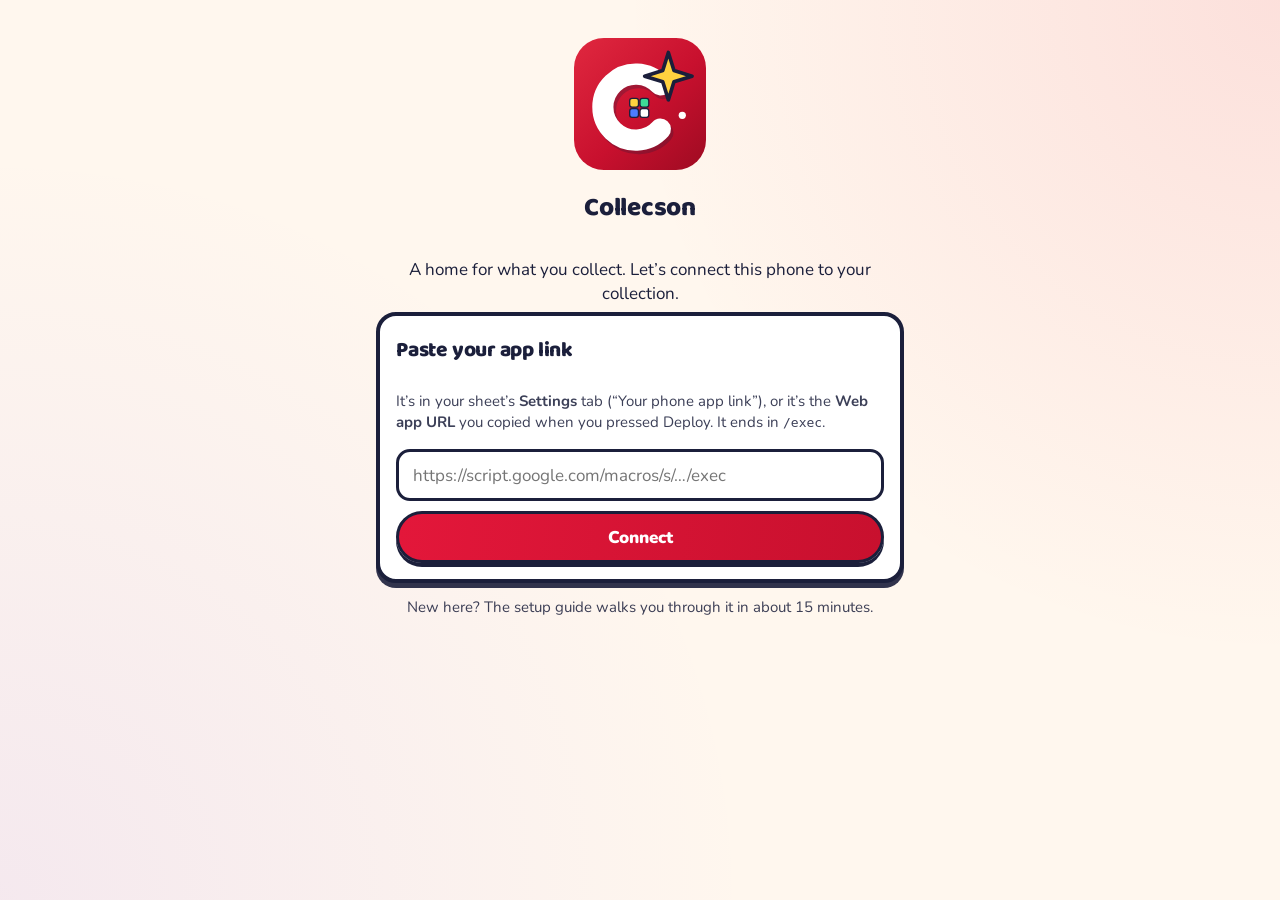
<file: app/index.html>
<!DOCTYPE html>
<html lang="en-GB">
<head>
  <meta charset="utf-8">
  <meta name="viewport" content="width=device-width, initial-scale=1, viewport-fit=cover">
  <meta name="robots" content="noindex, nofollow">
  <meta name="theme-color" content="#C8102E">
  <meta name="mobile-web-app-capable" content="yes">
  <meta name="apple-mobile-web-app-capable" content="yes">
  <meta name="apple-mobile-web-app-title" content="Collecson">
  <meta name="referrer" content="no-referrer">
  <title>Collecson</title>
  <link rel="manifest" href="manifest.json">
  <link rel="icon" type="image/png" sizes="192x192" href="icons/icon-192.png">
  <link rel="apple-touch-icon" href="icons/apple-touch-icon.png">
  <link rel="preload" href="assets/nunito.woff2" as="font" type="font/woff2" crossorigin>
<style>
  /* ck-theme v1 */
  :root {
    --sky: #FFF7EE; --skyL: #FFE8D6; --yel: #FFD23F; --pink: #F0434F; --pinkL: #FFE1E3;
    --ink: #1B1F3B; --green: #3DDC97; --amber: #FFB347; --red: #E4572E; --white: #FFFFFF;
    --r: 20px; --tap: 52px;
    --font: "Nunito", -apple-system, BlinkMacSystemFont, "Segoe UI", Roboto, "Helvetica Neue", Arial, sans-serif;
    --disp: "Baloo 2", "Nunito", -apple-system, BlinkMacSystemFont, "Segoe UI", Roboto, Arial, sans-serif;
  }
  * { box-sizing: border-box; -webkit-tap-highlight-color: transparent; }
  html, body { margin: 0; padding: 0; }
  body {
    font-family: var(--font);
    color: var(--ink); background-color: var(--sky); background-image: var(--skyArt, none); font-size: 17px; line-height: 1.4;
    min-height: 100vh; padding-bottom: calc(84px + env(safe-area-inset-bottom));
  }
  #sky { position: fixed; inset: 0; z-index: -1; background-color: var(--sky); background-image: var(--skyArt, none); overflow: hidden; }
  #sky svg { width: 100%; height: 100%; }
  header#topbar {
    position: sticky; top: 0; z-index: 20; display: flex; align-items: center; justify-content: space-between;
    gap: 8px; padding: calc(8px + env(safe-area-inset-top)) 12px 8px; background: var(--bar, var(--yel)); color: var(--barInk, var(--ink));
    border-bottom: 4px solid var(--ink); border-image: var(--barLine, linear-gradient(var(--ink), var(--ink))) 1;
  }
  .brand { display: flex; align-items: center; gap: 8px; background: none; border: 0; padding: 0; color: var(--barInk, var(--ink)); text-align: left; min-height: var(--tap); cursor: pointer; }
  .logo { width: 46px; height: 46px; display: block; flex: 0 0 auto; }
  .logo svg { width: 100%; height: 100%; }
  .brandText { display: flex; flex-direction: column; font-weight: 900; font-size: 19px; line-height: 1.1; }
  .brandText small { font-weight: 700; font-size: 13px; opacity: .8; }
  .stuck { min-height: 44px; border-radius: 999px; border: 3px solid var(--ink); background: var(--white); color: var(--ink); font-weight: 800; font-size: 15px; padding: 6px 12px; }
  main { max-width: 760px; margin: 0 auto; padding: 14px 12px 20px; outline: none; }
  h1 { font-size: 26px; margin: 6px 0 12px; font-weight: 900; }
  h2 { font-size: 21px; margin: 4px 0 10px; font-weight: 900; }
  h3 { font-size: 18px; margin: 4px 0 6px; font-weight: 900; }
  p { margin: 6px 0; }
  .card { background: var(--white); border: 4px solid var(--ink); border-radius: var(--r); padding: 16px; margin: 0 0 14px; }
  .card.yel { background: var(--yel); } .card.skyL { background: var(--skyL); } .card.pinkL { background: var(--pinkL); } .card.pink { background: var(--pink); }
  .tiles { display: grid; grid-template-columns: repeat(auto-fit, minmax(min(100%, 230px), 1fr)); gap: 14px; }
  .tile { display: flex; flex-direction: column; gap: 8px; margin: 0; }
  .tile .head { font-size: 18px; font-weight: 900; }
  .big { font-size: 40px; font-weight: 900; line-height: 1; }
  .hint { font-size: 15px; opacity: .85; }
  .btn {
    display: inline-flex; align-items: center; justify-content: center; gap: 8px; min-height: var(--tap);
    padding: 10px 18px; border-radius: 999px; border: 3px solid var(--ink); background: var(--white); color: var(--ink);
    font-weight: 900; font-size: 17px; text-decoration: none; cursor: pointer; text-align: center;
  }
  .btn.main { background: var(--main, var(--ink)); color: var(--mainInk, var(--white)); }
  .btn.yel { background: var(--yel); } .btn.green { background: var(--green); } .btn.pink { background: var(--pink); }
  .btn.full { width: 100%; }
  .btn.small { min-height: 44px; font-size: 15px; padding: 6px 14px; }
  .btn:disabled { opacity: .5; }
  .row { display: flex; flex-wrap: wrap; gap: 10px; align-items: center; }
  .stack { display: flex; flex-direction: column; gap: 10px; }
  input[type=text], input[type=search], input[type=number], input[type=password], select, textarea {
    width: 100%; min-height: var(--tap); font-size: 17px; padding: 10px 14px; border: 3px solid var(--ink);
    border-radius: 14px; background: var(--white); color: var(--ink); font-family: inherit;
  }
  textarea { min-height: 96px; }
  label.field { display: block; font-weight: 800; margin: 10px 0 4px; }
  .search { position: relative; margin: 0 0 14px; }
  .filters { display: grid; grid-template-columns: 1fr 1fr; gap: 0 10px; margin: 0 0 12px; background: var(--white); border: 3px solid var(--ink); border-radius: 16px; padding: 4px 12px 12px; }
  .filters[hidden] { display: none; }
  .filters label.field { margin: 8px 0 2px; font-size: 14px; }
  .filters select { font-size: 15px; padding: 6px 8px; width: 100%; }
  select.inline { width: auto; flex: 1 1 140px; min-height: 44px; font-size: 15px; padding: 6px 10px; }
  .grid { display: grid; grid-template-columns: repeat(auto-fill, minmax(min(46%, 160px), 1fr)); gap: 10px; }
  .gcard { background: var(--white); border: 3px solid var(--ink); border-radius: 16px; overflow: hidden; padding: 0; text-align: left; color: var(--ink); cursor: pointer; display: flex; flex-direction: column; font-family: inherit; }
  .thumb { width: 100%; aspect-ratio: 1 / 1; background: var(--skyL); display: flex; align-items: center; justify-content: center; font-size: 30px; overflow: hidden; }
  .thumb img { width: 100%; height: 100%; object-fit: cover; display: block; }
  /* v6: share, price check, history, badges */
  .sharePrev { display: block; width: 100%; max-width: 360px; margin: 0 auto 8px; border-radius: 14px; border: 3px solid var(--ink); }
  .row.wrap { flex-wrap: wrap; } .row.wrap .btn { flex: 1 1 45%; text-align: center; }
  .timeline { position: relative; }
  .tlMonth h2 { position: sticky; top: 0; background: var(--sky); padding: 6px 0; z-index: 2; margin: 14px 0 6px; }
  .tlRow { position: relative; } .tlRow .grow, .li .grow { text-align: left; } .tlMeta { color: #2d4a73; }
  .tlDot { width: 12px; height: 12px; border-radius: 50%; background: var(--yel); border: 3px solid var(--ink); flex: 0 0 12px; }
  .kbig.kwide { grid-column: 1 / -1; } .kbig.pinkL { background: var(--pinkL); }
  .badgeWall { display: grid; grid-template-columns: repeat(2, 1fr); gap: 10px; }
  .badge { background: #eef1f4; border: 3px dashed #9aa7b8; border-radius: 18px; padding: 12px 8px; text-align: center; display: flex; flex-direction: column; align-items: center; gap: 2px; color: #55657a; }
  .badge .bIc { font-size: 40px; filter: grayscale(1); opacity: .55; }
  .badge b { font-size: 16px; line-height: 1.15; } .badge small { font-size: 12px; line-height: 1.2; } .badge em { font-style: normal; font-weight: 900; font-size: 13px; }
  .badge.got { background: var(--yel); border: 3px solid var(--ink); color: var(--ink); box-shadow: 0 4px 0 var(--ink); }
  .badge.got .bIc { filter: none; opacity: 1; animation: bPop .5s ease-out; }
  .bBar { width: 80%; height: 8px; background: #d5dbe3; border-radius: 4px; overflow: hidden; margin-top: 4px; } .bBar i { display: block; height: 100%; background: var(--green); }
  .badgeBig { font-size: 84px; text-align: center; animation: bPop .6s ease-out; }
  @keyframes bPop { 0% { transform: scale(.3) rotate(-20deg); } 70% { transform: scale(1.15) rotate(6deg); } 100% { transform: scale(1); } }
  .confetti { position: fixed; inset: 0; width: 100vw; height: 100vh; pointer-events: none; z-index: 9999; }
  /* v5: photo loading + tap to retry */
  .thWait { width: 34%; max-width: 40px; aspect-ratio: 1 / 1; border-radius: 50%; border: 4px solid rgba(0,0,0,.08); border-top-color: var(--sky, #4aa3df); animation: thSpin 0.9s linear infinite; }
  .li .thWait { width: 22px; border-width: 3px; }
  @keyframes thSpin { to { transform: rotate(360deg); } }
  .thRetry { display: flex; flex-direction: column; align-items: center; justify-content: center; width: 100%; height: 100%; font-size: 28px; font-weight: 900; color: #555; background: repeating-linear-gradient(45deg, rgba(0,0,0,.03) 0 8px, transparent 8px 16px); cursor: pointer; }
  .thRetry small { font-size: 12px; font-weight: 800; margin-top: 2px; }
  .li .thRetry { font-size: 18px; } .li .thRetry small { display: none; }
  .thNone { display: flex; flex-direction: column; align-items: center; justify-content: center; width: 100%; height: 100%; color: #6b7c87; background: repeating-linear-gradient(-45deg, rgba(255,255,255,.35) 0 10px, transparent 10px 20px); }
  .thNone small { font-size: 12px; font-weight: 800; margin-top: 4px; letter-spacing: .2px; }
  .li .thNone small { display: none; }
  .ktile .thNone small { font-size: 14px; }
  .gname { padding: 8px 10px 10px; font-weight: 800; font-size: 14px; line-height: 1.25; }
  .gmeta { display: block; font-weight: 600; font-size: 12px; opacity: .75; margin-top: 2px; }
  .pill { display: inline-block; padding: 2px 10px; border-radius: 999px; border: 2px solid var(--ink); background: var(--white); font-size: 13px; font-weight: 800; }
  .pill.green { background: var(--green); } .pill.amber { background: var(--amber); } .pill.red { background: var(--red); color: var(--white); } .pill.yel { background: var(--yel); }
  .bar { height: 20px; background: var(--white); border: 3px solid var(--ink); border-radius: 999px; overflow: hidden; }
  .bar > div { height: 100%; background: var(--green); }
  .facts { display: grid; grid-template-columns: auto 1fr; gap: 6px 12px; font-size: 16px; }
  .facts dt { font-weight: 800; } .facts dd { margin: 0; word-break: break-word; }
  .hero { width: 100%; border-radius: 16px; border: 3px solid var(--ink); background: var(--skyL); aspect-ratio: 4 / 3; display: flex; align-items: center; justify-content: center; overflow: hidden; }
  .hero img { width: 100%; height: 100%; object-fit: contain; background: var(--white); }
  .strip { display: flex; gap: 8px; overflow-x: auto; padding: 8px 0; }
  .strip a { flex: 0 0 72px; height: 72px; border: 2px solid var(--ink); border-radius: 10px; overflow: hidden; display: flex; align-items: center; justify-content: center; background: var(--skyL); text-decoration: none; }
  .strip img { width: 100%; height: 100%; object-fit: cover; }
  .nudge { background: var(--pinkL); border: 3px dashed var(--ink); border-radius: 16px; padding: 12px; margin: 10px 0; font-weight: 700; }
  .warn { background: #FFF3C4; border: 3px solid var(--ink); border-radius: 16px; padding: 12px; margin: 10px 0; }
  .list { display: flex; flex-direction: column; gap: 10px; }
  .li { display: flex; align-items: center; gap: 10px; background: var(--white); border: 3px solid var(--ink); border-radius: 16px; padding: 10px 12px; }
  .li .grow { flex: 1 1 auto; min-width: 0; font-weight: 800; }
  .li .grow small { display: block; font-weight: 600; opacity: .75; }
  .steps { display: flex; gap: 6px; margin: 0 0 12px; }
  .steps span { flex: 1; height: 10px; border-radius: 999px; background: var(--white); border: 2px solid var(--ink); }
  .steps span.on { background: var(--ink); }
  .choice { display: grid; grid-template-columns: repeat(auto-fill, minmax(140px, 1fr)); gap: 8px; }
  .choice .btn.sel { background: var(--yel); box-shadow: inset 0 0 0 3px var(--ink); }
  .shots { display: grid; grid-template-columns: repeat(auto-fill, minmax(90px, 1fr)); gap: 8px; margin: 10px 0; }
  .shot { position: relative; border: 3px solid var(--ink); border-radius: 12px; overflow: hidden; aspect-ratio: 1/1; background: var(--skyL); display: flex; align-items: center; justify-content: center; font-size: 13px; font-weight: 800; text-align: center; }
  .shot img { width: 100%; height: 100%; object-fit: cover; }
  .shot b { position: absolute; left: 0; right: 0; bottom: 0; background: rgba(255,255,255,.9); font-size: 12px; padding: 2px; }
  .guide { text-align: center; }
  .card.guide.yel { background: var(--guide, var(--yel)); color: var(--guideInk, var(--ink)); }
  .card.guide.yel .dots span.on { background: var(--yel); }
  .guide .mascot { width: 140px; margin: 0 auto 6px; }
  .dots { display: flex; justify-content: center; gap: 8px; margin: 12px 0; }
  .dots span { width: 12px; height: 12px; border-radius: 50%; border: 2px solid var(--ink); background: var(--white); }
  .dots span.on { background: var(--ink); }
  table.tbl { width: 100%; border-collapse: collapse; font-size: 15px; }
  table.tbl th, table.tbl td { text-align: left; padding: 8px 6px; border-bottom: 2px solid var(--skyL); vertical-align: top; }
  table.tbl td.num, table.tbl th.num { text-align: right; white-space: nowrap; }
  nav#tabbar {
    position: fixed; left: 0; right: 0; bottom: 0; z-index: 20; display: flex; justify-content: space-around;
    background: var(--white); border-top: 4px solid var(--ink); padding: 6px 4px calc(6px + env(safe-area-inset-bottom));
  }
  nav#tabbar button { flex: 1; min-height: 58px; background: none; border: 0; color: var(--ink); font-weight: 800; font-size: 12px; display: flex; flex-direction: column; align-items: center; justify-content: center; gap: 2px; border-radius: 14px; font-family: inherit; }
  nav#tabbar button .ic { font-size: 24px; line-height: 1; }
  nav#tabbar button[aria-current=page] { background: var(--navOn, var(--yel)); color: var(--navOnInk, var(--ink)); }
  .sheet { position: fixed; inset: 0; z-index: 50; background: rgba(19,41,75,.55); display: flex; align-items: flex-end; justify-content: center; }
  .sheet[hidden] { display: none; }
  .sheetCard { width: 100%; max-width: 620px; max-height: 88vh; overflow-y: auto; background: var(--white); border: 4px solid var(--ink); border-bottom: 0; border-radius: 24px 24px 0 0; padding: 18px 16px calc(18px + env(safe-area-inset-bottom)); }
  .toast { position: fixed; left: 12px; right: 12px; bottom: calc(92px + env(safe-area-inset-bottom)); z-index: 60; max-width: 620px; margin: 0 auto; background: var(--ink); color: var(--white); border-radius: 16px; padding: 14px 16px; font-weight: 700; text-align: center; }
  .toast.good { background: #1E6B3A; } .toast.oops { background: #8A3A12; }
  .busy { position: fixed; inset: 0; z-index: 70; background: rgba(255,255,255,.7); display: flex; flex-direction: column; align-items: center; justify-content: center; gap: 12px; font-weight: 800; }
  .busy[hidden], .toast[hidden] { display: none; }
  .spinner { width: 54px; height: 54px; border: 7px solid var(--skyL); border-top-color: var(--ink); border-radius: 50%; animation: spin 0.9s linear infinite; }
  @keyframes spin { to { transform: rotate(360deg); } }
  .foot { text-align: center; font-size: 13px; opacity: .85; margin: 18px 0 0; }
  .muted { opacity: .7; }
  .center { text-align: center; }
  @media (min-width: 700px) { .grid { grid-template-columns: repeat(auto-fill, minmax(170px, 1fr)); } }
  /* v2 */
  .gcard { position: relative; }
  .gcard .badge { position: absolute; top: 6px; right: 6px; background: var(--yel); border: 2px solid var(--ink); border-radius: 999px; font-size: 14px; padding: 1px 6px; }
  .li .thumb { width: 56px; height: 56px; flex: 0 0 56px; border-radius: 10px; font-size: 20px; }
  .linkish { background: none; border: 0; padding: 0; color: var(--ink); font: inherit; font-weight: 800; text-decoration: underline; cursor: pointer; }
  .menu { display: grid; grid-template-columns: 1fr 1fr; gap: 12px; }
  .mtile { display: flex; flex-direction: column; align-items: flex-start; gap: 4px; text-align: left; background: var(--white); border: 4px solid var(--ink); border-radius: 20px; padding: 14px; color: var(--ink); font-family: inherit; cursor: pointer; min-height: 120px; }
  .mtile:nth-child(4n+1) { background: var(--yel); } .mtile:nth-child(4n+2) { background: var(--skyL); } .mtile:nth-child(4n+3) { background: var(--pinkL); }
  .mtile .mic { font-size: 30px; line-height: 1; } .mtile b { font-size: 17px; font-weight: 900; } .mtile small { font-size: 13px; opacity: .8; font-weight: 600; }
  .chips { display: flex; flex-wrap: wrap; gap: 8px; }
  .chip { display: inline-flex; align-items: center; gap: 4px; min-height: 40px; padding: 4px 12px; border-radius: 999px; border: 3px solid var(--ink); background: var(--white); color: var(--ink); font-weight: 800; font-size: 14px; font-family: inherit; cursor: pointer; }
  .chip.on { background: var(--green); }
  span.chip { cursor: default; min-height: 32px; }
  .hero { position: relative; cursor: zoom-in; }
  .hero .zoom { position: absolute; bottom: 8px; right: 8px; background: rgba(255,255,255,.9); border: 2px solid var(--ink); border-radius: 999px; padding: 2px 10px; font-size: 13px; font-weight: 800; }
  .gallery .hint { grid-column: 1 / -1; }
  .gallery { display: grid; grid-template-columns: repeat(auto-fill, minmax(84px, 1fr)); gap: 8px; margin-bottom: 14px; }
  .gthumb { position: relative; aspect-ratio: 1 / 1; padding: 0; border: 3px solid var(--ink); border-radius: 12px; overflow: hidden; background: var(--skyL); cursor: pointer; display: flex; align-items: center; justify-content: center; font-size: 26px; }
  .gthumb img { width: 100%; height: 100%; object-fit: cover; display: block; }
  .gthumb.main { border-color: var(--yel); box-shadow: 0 0 0 3px var(--ink); }
  .gthumb b { position: absolute; left: 4px; bottom: 4px; background: var(--yel); border: 2px solid var(--ink); border-radius: 999px; font-size: 11px; padding: 0 6px; }
  .gthumb i { position: absolute; right: 4px; top: 4px; font-style: normal; font-size: 14px; background: var(--white); border-radius: 999px; padding: 0 5px; }
  .lightbox { position: fixed; inset: 0; z-index: 80; background: rgba(19,41,75,.92); display: flex; align-items: center; justify-content: center; padding: 12px; }
  .lightbox[hidden] { display: none; }
  .lbInner { width: 100%; max-width: 760px; display: flex; flex-direction: column; gap: 10px; }
  .lbImg { background: var(--white); border-radius: 16px; overflow: hidden; display: flex; align-items: center; justify-content: center; max-height: 70vh; min-height: 200px; }
  .lbImg img { max-width: 100%; max-height: 70vh; object-fit: contain; display: block; }
  .lbName { color: var(--white); font-weight: 700; font-size: 14px; text-align: center; word-break: break-word; }
  .lbBtns { justify-content: center; }
  #tour { position: fixed; inset: 0; z-index: 90; }
  #tour[hidden] { display: none; }
  #tour.dim { background: rgba(19,41,75,.6); }
  .tHole { position: fixed; border-radius: 16px; box-shadow: 0 0 0 9999px rgba(19,41,75,.6); border: 4px solid var(--yel); pointer-events: none; transition: all .25s; }
  .tBubble { position: fixed; left: 12px; right: 12px; max-width: 520px; margin: 0 auto; background: var(--white); border: 4px solid var(--ink); border-radius: 20px; padding: 16px; box-shadow: 0 8px 0 var(--ink); }
  .tBubble.center { top: 50%; transform: translateY(-50%); } .tBubble.top { top: calc(80px + env(safe-area-inset-top)); } .tBubble.bottom { bottom: calc(110px + env(safe-area-inset-bottom)); }
  .tStep { font-size: 13px; font-weight: 800; opacity: .7; }
  .hbars { display: flex; flex-direction: column; gap: 6px; margin-bottom: 8px; }
  .hb { display: grid; grid-template-columns: minmax(90px, 38%) 1fr auto; gap: 8px; align-items: center; font-size: 14px; }
  .hbL { font-weight: 800; overflow: hidden; text-overflow: ellipsis; white-space: nowrap; }
  .hbT { height: 16px; background: var(--skyL); border: 2px solid var(--ink); border-radius: 999px; overflow: hidden; }
  .hbF { display: block; height: 100%; background: var(--yel); }
  .hbV { font-weight: 900; min-width: 2.5em; text-align: right; }
  .vbars { display: flex; align-items: flex-end; gap: 6px; height: 180px; padding-top: 10px; overflow-x: auto; }
  .vb { flex: 1 0 34px; display: flex; flex-direction: column; align-items: center; height: 100%; gap: 3px; font-size: 11px; font-weight: 800; }
  .vbT { flex: 1; width: 70%; display: flex; align-items: flex-end; background: var(--skyL); border-radius: 8px 8px 0 0; }
  .vbF { width: 100%; background: var(--pink); border: 2px solid var(--ink); border-radius: 8px 8px 0 0; display: block; }
  .vbL { white-space: nowrap; }
  .rings { display: grid; grid-template-columns: 1fr 1fr; gap: 12px; }
  .ring { display: flex; flex-direction: column; align-items: center; text-align: center; gap: 4px; }
  .ring svg { width: 110px; height: 110px; background: var(--skyL); border-radius: 50%; }
  .faq summary { font-weight: 900; font-size: 18px; cursor: pointer; list-style: none; }
  .faq summary::-webkit-details-marker { display: none; }
  .faq summary::after { content: ' \25BE'; }
  .faq ul { margin: 8px 0 0; padding-left: 20px; } .faq li { margin: 4px 0; }
  .mascot.small { width: 90px; margin: 0 auto; }

  .pinCard { max-width: 360px; margin-left: auto; margin-right: auto; }
  .pinDots { display: flex; justify-content: center; gap: 14px; margin: 16px 0 8px; }
  .pinDot { width: 18px; height: 18px; border-radius: 50%; border: 3px solid var(--ink); background: transparent; display: inline-block; }
  .pinDot.on { background: var(--ink); }
  .pinDot.bad { border-color: var(--red); background: var(--red); }
  .pinDot.bad.on { background: var(--red); }
  .pinErr { color: var(--red); font-weight: 800; min-height: 1.4em; }
  .pinPad { display: grid; grid-template-columns: repeat(3, 1fr); gap: 10px; margin: 12px 0 16px; }
  .pinKey { min-height: 64px; border-radius: 18px; border: 3px solid var(--ink); background: var(--white); color: var(--ink);
    font-weight: 900; font-size: 26px; cursor: pointer; }
  .pinKey:disabled { opacity: .5; }
  .pinKey.spacer { visibility: hidden; pointer-events: none; border: 0; background: none; }
  .pinCard.bad .pinDots { animation: pinShake 0.35s ease-in-out; }
  @keyframes pinShake { 0%, 100% { transform: translateX(0); } 25% { transform: translateX(-8px); } 75% { transform: translateX(8px); } }

  /* ---- v4: Do I own it?, value, deals, offline bar, scanner, Kid mode ---- */
  .ownCard { background: var(--white); }
  .ownLabel { display: block; font-size: 22px; font-weight: 900; margin-bottom: 8px; }
  .ownRow { display: flex; gap: 8px; align-items: stretch; }
  .ownInput { flex: 1; min-width: 0; font-size: 22px !important; min-height: 60px; padding: 10px 14px; border: 4px solid var(--ink); border-radius: 16px; font-weight: 700; width: 100%; box-sizing: border-box; font-family: inherit; color: var(--ink); background: var(--white); }
  .scanBtn { min-width: 76px; display: flex; flex-direction: column; align-items: center; justify-content: center; font-size: 26px; line-height: 1; padding: 6px 10px; }
  .scanBtn small { font-size: 13px; font-weight: 800; margin-top: 3px; }
  .own { margin-top: 12px; border: 4px solid var(--ink); border-radius: 16px; padding: 12px; }
  .own.yes { background: #C9F2D2; } .own.maybe { background: #FFF3C4; } .own.no { background: #FFD6CC; }
  .ownHead { font-size: 22px; font-weight: 900; margin-bottom: 6px; }
  .own .list { margin-top: 8px; }
  .ownLi { width: 100%; text-align: left; font-family: inherit; color: inherit; cursor: pointer; font-size: 16px; }
  .valueCard .big { font-size: 38px; }
  .vchg { font-weight: 900; font-size: 18px; } .vchg.up { color: #1E6B3A; } .vchg.down { color: #8A3A12; } .vchg small { font-weight: 700; opacity: .8; }
  .tbBadge { position: absolute; top: 4px; margin-left: 26px; background: var(--red); color: var(--white); border: 2px solid var(--white); border-radius: 999px; font-size: 12px; font-weight: 900; min-width: 20px; height: 20px; line-height: 16px; text-align: center; padding: 0 4px; box-sizing: border-box; }
  nav#tabbar button { position: relative; }
  .dealsCard { background: #FFD6CC; }
  .li.deal { background: #FFF0EB; border-color: var(--red); }
  .li.deal .grow small + small { opacity: 1; font-weight: 800; }
  .netBar { margin: 0 0 12px; padding: 10px 12px; border-radius: 14px; border: 3px solid var(--ink); font-weight: 700; font-size: 15px; display: flex; flex-wrap: wrap; gap: 8px; align-items: center; }
  .netBar.off { background: #FFE2A8; } .netBar.sync { background: var(--skyL); }
  .scanBox { position: fixed; inset: 0; z-index: 55; background: #000; display: flex; flex-direction: column; }
  .scanBox video { position: absolute; inset: 0; width: 100%; height: 100%; object-fit: cover; }
  .scanFrame { position: absolute; left: 8%; right: 8%; top: 34%; height: 24%; border: 4px solid var(--yel); border-radius: 18px; box-shadow: 0 0 0 9999px rgba(0,0,0,.45); overflow: hidden; }
  .scanLine { position: absolute; left: 4%; right: 4%; top: 50%; height: 3px; background: var(--red); box-shadow: 0 0 8px var(--red); animation: scanMove 1.6s ease-in-out infinite alternate; }
  @keyframes scanMove { from { top: 15%; } to { top: 85%; } }
  .scanTop { position: absolute; top: calc(14px + env(safe-area-inset-top)); left: 12px; right: 12px; color: #fff; text-align: center; text-shadow: 0 1px 3px #000; display: flex; flex-direction: column; gap: 4px; }
  .scanTop b { font-size: 22px; } .scanTop small { font-size: 15px; font-weight: 700; }
  .scanBtns { position: absolute; left: 12px; right: 12px; bottom: calc(18px + env(safe-area-inset-bottom)); display: flex; gap: 8px; flex-wrap: wrap; justify-content: center; }
  .scanBtns .btn { flex: 1 1 30%; min-height: 56px; }
  .kidHead { display: flex; align-items: center; gap: 12px; } .kidHead .mascot { width: 72px; margin: 0; } .kidHead h1 { font-size: 30px; margin: 0; }
  .kgrid { display: grid; grid-template-columns: 1fr 1fr; gap: 12px; }
  .kbig { border: 4px solid var(--ink); border-radius: 24px; min-height: 150px; display: flex; flex-direction: column; align-items: center; justify-content: center; gap: 4px; font-family: inherit; color: var(--ink); cursor: pointer; padding: 10px; }
  .kbig span { font-size: 48px; line-height: 1; } .kbig b { font-size: 21px; font-weight: 900; } .kbig small { font-size: 14px; font-weight: 700; }
  .kbig.yel { background: var(--yel); } .kbig.pink { background: var(--pink); } .kbig.skyL { background: var(--skyL); } .kbig.green { background: var(--green); }
  .kstuff { display: grid; grid-template-columns: 1fr 1fr; gap: 12px; }
  .ktile { background: var(--white); border: 4px solid var(--ink); border-radius: 20px; overflow: hidden; padding: 0; display: flex; flex-direction: column; font-family: inherit; color: var(--ink); cursor: pointer; text-align: center; }
  .ktile .thumb { font-size: 44px; } .kname { font-size: 17px; font-weight: 900; padding: 8px 6px 10px; line-height: 1.2; }
  .khero { width: 100%; aspect-ratio: 1/1; max-height: 60vh; background: var(--skyL); border: 4px solid var(--ink); border-radius: 20px; display: flex; align-items: center; justify-content: center; overflow: hidden; font-size: 70px; }
  .khero img { width: 100%; height: 100%; object-fit: contain; background: var(--white); }
  .kidItem h1 { font-size: 26px; margin: 12px 0 6px; }
  .kbtn { min-height: 64px; font-size: 21px; }
  .khunt { display: flex; flex-direction: column; gap: 12px; }
  .khuntCard { background: var(--white); border: 4px solid var(--ink); border-radius: 20px; padding: 14px; display: flex; flex-direction: column; gap: 6px; }
  .khuntCard b { font-size: 20px; } .khuntCard small { font-weight: 700; opacity: .75; }
  [hidden] { display: none !important; }


  /* v7: letter + points / rewards */
  @font-face {
    font-family: "Luckiest Guy";
    src: url("assets/LuckiestGuy-Regular.ttf") format("truetype");
    font-weight: 400; font-style: normal; font-display: swap;
  }
  .letterWrap {
    position: fixed; inset: 0; z-index: 48; background: var(--sky, #8FD9C9);
    display: flex; flex-direction: column; align-items: center; justify-content: center;
    padding: calc(10px + env(safe-area-inset-top, 0px)) 12px calc(26px + env(safe-area-inset-bottom, 0px));
    overflow: auto; -webkit-overflow-scrolling: touch;
    box-sizing: border-box;
    height: 100vh; height: 100dvh;
    width: 100%;
  }
  .letterPage {
    width: 100%; max-width: 520px; margin: auto; background: #FBF6E8;
    border: 4px solid #13294B; box-shadow: 0 10px 0 #13294B, 0 18px 28px rgba(19,41,75,.25);
    color: #13294B; display: flex; flex-direction: column;
    box-sizing: border-box;
    flex: 0 1 auto;
    min-height: 0;
    max-height: 100%;
    overflow: hidden;
  }
  .letterBar {
    flex: 0 0 auto;
    background: var(--yel, #FFC971); color: #1A3A9C; font-family: "Luckiest Guy", "Arial Black", system-ui, sans-serif;
    font-size: 15px; letter-spacing: .08em; text-align: center; padding: 10px 12px 8px;
    border-bottom: 5px solid #1A3A9C; text-transform: uppercase;
  }
  .letterInner {
    padding: 22px 22px 8px; flex: 1 1 auto; min-height: 0;
    overflow-x: hidden; overflow-y: auto; -webkit-overflow-scrolling: touch;
    overscroll-behavior: contain;
  }
  .letterInner h1 {
    font-family: "Luckiest Guy", "Arial Black", system-ui, sans-serif;
    font-size: clamp(28px, 8vw, 40px); color: #1A3A9C; text-align: center;
    line-height: 1.05; margin: 4px 0 18px; font-weight: 400;
  }
  .letterInner p { font-family: Georgia, "Iowan Old Style", "Palatino Linotype", Palatino, serif;
    font-size: 17px; line-height: 1.55; margin: 0 0 14px; }
  .letterSign { text-align: center; margin-top: 8px; }
  .letterSign .love, .letterSign .signFrom {
    font-family: Georgia, "Iowan Old Style", Palatino, serif; margin: 0;
  }
  .letterSign .love { font-size: 18px; }
  .letterSign .signFrom { font-size: 22px; font-weight: 700; margin-top: 2px; }
  .letterMum { font-family: Georgia, Palatino, serif; font-style: italic; text-align: center;
    font-size: 15px; margin: 16px 0 8px; color: #3a4d6b; }
  .letterLogo { display: block; width: 168px; height: auto; margin: 4px auto 8px;
    border: 3px solid #13294B; border-radius: 14px; background: #fff; }
  .letterGo {
    flex: 0 0 auto;
    margin: 8px 22px 22px; width: calc(100% - 44px); min-height: 64px; font-size: 22px;
    background: var(--yel, #FFC971) !important; border-width: 4px; box-shadow: 0 5px 0 #13294B;
  }
  .noteWrap {
    position: fixed; inset: 0; z-index: 49; background: var(--sky, #8FD9C9);
    display: flex; flex-direction: column; align-items: center; justify-content: center;
    padding: calc(16px + env(safe-area-inset-top, 0px)) 18px calc(24px + env(safe-area-inset-bottom, 0px));
    box-sizing: border-box; overflow: auto; -webkit-overflow-scrolling: touch;
    height: 100vh; height: 100dvh; width: 100%;
  }
  .notePage {
    width: 100%; max-width: 360px; margin: auto; background: #FBF6E8;
    border: 4px solid #13294B; box-shadow: 0 10px 0 #13294B, 0 18px 28px rgba(19,41,75,.25);
    color: #13294B; display: flex; flex-direction: column;
    box-sizing: border-box; flex: 0 1 auto; min-height: 0; max-height: 100%; overflow: hidden;
  }
  .noteInner {
    padding: 22px 22px 8px; flex: 1 1 auto; min-height: 0;
    overflow-x: hidden; overflow-y: auto; -webkit-overflow-scrolling: touch;
    overscroll-behavior: contain;
  }
  .letterInner p { padding-right: 36px; }
  .noteInner #noteBody {
    font-family: Georgia, "Iowan Old Style", "Palatino Linotype", Palatino, serif;
    font-size: 22px; line-height: 1.45; text-align: center; margin: 8px 0 12px;
  }
  .noteInner #noteSign { margin-top: 4px; }
  .noteLi {
    display: block; width: 100%; text-align: left; background: #FBF6E8; color: #13294B;
    border: 4px solid #13294B; border-radius: 20px; padding: 14px 16px; margin: 0 0 12px;
    font-family: inherit; cursor: pointer;
    box-shadow: 0 4px 0 #13294B;
  }
  .noteLi p { font-family: Georgia, "Iowan Old Style", Palatino, serif; font-size: 18px; line-height: 1.45; margin: 0 0 6px; }
  .noteLi .noteLiSign { text-align: right; font-weight: 700; font-size: 18px; margin: 8px 0 0; }
  .funWorth {
    display: block; width: 100%; margin: 10px 0 14px; padding: 16px 12px 14px;
    background: #FBF6E8; color: #13294B; border: 4px solid #13294B; border-radius: 24px;
    box-shadow: 0 6px 0 #13294B; font-family: inherit; text-align: center;
    user-select: none; -webkit-user-select: none; cursor: grab; touch-action: pan-y;
    overflow: hidden;
  }
  .funWorth:active { cursor: grabbing; }
  .funWorth .funLabel { font-weight: 900; font-size: 15px; margin: 0 0 8px; letter-spacing: .02em; }
  .funViewport { position: relative; overflow: hidden; min-height: 120px; }
  .funSlide { width: 100%; box-sizing: border-box; transition: transform 280ms ease; }
  .funSlide.funFromRight, .funSlide.funFromLeft, .funSlide.funToLeft, .funSlide.funToRight {
    position: absolute; left: 0; top: 0; width: 100%;
  }
  .funSlide.funFromRight { transform: translateX(100%); }
  .funSlide.funFromLeft { transform: translateX(-100%); }
  .funSlide.funIn { transform: translateX(0); }
  .funSlide.funToLeft { transform: translateX(-100%); }
  .funSlide.funToRight { transform: translateX(100%); }
  .funWorth .funEmojis { font-size: 36px; line-height: 1.15; letter-spacing: 2px; margin: 4px 0 10px; }
  .funWorth .funLine { font-weight: 900; font-size: 22px; line-height: 1.25; margin: 0 0 6px; }
  .funNav { display: flex; align-items: center; justify-content: center; gap: 14px; margin: 8px 0 4px; }
  .funArrow {
    width: 44px; height: 44px; border-radius: 999px; border: 3px solid #13294B;
    background: var(--yel, #FFC971); color: #13294B; font-size: 28px; font-weight: 900; line-height: 1;
    cursor: pointer; font-family: inherit; padding: 0;
  }
  .funCount { font-weight: 900; font-size: 16px; min-width: 5.5em; }
  .funWorth .funHint { font-size: 14px; font-weight: 700; opacity: .75; margin: 0; }

  .kbig.paper { background: #FBF6E8; min-height: 110px; }
  .kbig.paper span { font-size: 36px; }
  .ptsCard .big { font-size: 48px; }
  .ptsBar { height: 16px; background: #fff; border: 3px solid var(--ink); border-radius: 999px; overflow: hidden; margin: 8px 0; }
  .ptsBar > i { display: block; height: 100%; background: var(--green); }
  .rwList { display: flex; flex-direction: column; gap: 10px; }
  .rwItem { background: var(--white); border: 3px solid var(--ink); border-radius: 16px; padding: 12px; display: flex; flex-direction: column; gap: 8px; }
  .rwItem .row { justify-content: space-between; }
  .qThumb { width: 100%; aspect-ratio: 1 / 1; background: var(--skyL); border: 3px solid var(--ink); border-radius: 14px; overflow: hidden; display: flex; align-items: center; justify-content: center; }
  .qThumb img { width: 100%; height: 100%; object-fit: cover; }
  .khero .thNone, .khero .thWait, .khero .thRetry { width: 100%; height: 100%; font-size: 48px; }
  .rwLog { font-size: 15px; }
  .rwLog .li { padding: 8px 10px; }
  .addBc { margin-top: 12px; background: #fff; border: 3px solid var(--ink); border-radius: 16px; padding: 10px 12px; }
  .addBcCode { font-size: 22px; font-weight: 900; letter-spacing: 1px; margin: 4px 0 8px; word-break: break-all; }
  .addBcFound { margin: 8px 0; }
  .addBcFound p { margin: 4px 0; }
  .addBcRef { display: block; width: 140px; height: 140px; object-fit: contain; background: #fff; border: 3px dashed var(--ink); border-radius: 12px; margin: 8px 0 4px; }

  /* ---- v7i: sky + pinned note / letter frame ---- */
  .letterWrap, .noteWrap { background: var(--sky, #8FD9C9); }
  .letterSky {
    position: absolute; inset: 0; z-index: 0; pointer-events: none; overflow: hidden;
  }
  .letterSky svg { width: 100%; height: 100%; display: block; }
  .letterFrame, .noteFrame {
    position: relative; z-index: 1;
    width: 100%; margin: auto;
    display: flex; flex-direction: column;
    flex: 0 1 auto; min-height: 0; max-height: 100%;
    box-sizing: border-box;
  }
  .letterFrame { max-width: 520px; }
  .noteFrame { max-width: 360px; transform: rotate(-1.6deg); }
  .letterWrap.popIn .letterFrame { animation: cardPop .45s cubic-bezier(.2, 1.4, .3, 1) both; }
  .noteWrap.popIn .noteFrame { animation: notePop .5s cubic-bezier(.2, 1.4, .3, 1) both; }
  @keyframes cardPop {
    0% { transform: scale(.84); opacity: 0; }
    60% { transform: scale(1.04); opacity: 1; }
    100% { transform: scale(1); }
  }
  @keyframes notePop {
    0% { transform: rotate(-1.6deg) scale(.78); opacity: 0; }
    58% { transform: rotate(-1.6deg) scale(1.07); opacity: 1; }
    100% { transform: rotate(-1.6deg) scale(1); }
  }
  .letterPage, .notePage { position: relative; width: 100%; }
  .noteTape, .letterPage > .noteTape {
    position: absolute; top: -12px; left: 50%; width: 86px; height: 28px;
    margin-left: -43px; background: rgba(255, 236, 170, .78);
    border: 2px solid rgba(19,41,75,.18); transform: rotate(-3deg);
    box-shadow: 0 2px 0 rgba(19,41,75,.08); z-index: 3; pointer-events: none;
  }
  .notePin {
    position: absolute; top: -10px; left: 22px; width: 16px; height: 16px;
    background: #E4572E; border: 3px solid #13294B; border-radius: 50%;
    box-shadow: 0 3px 0 #13294B; z-index: 4; pointer-events: none;
  }
  .notePin::after {
    content: ""; position: absolute; left: 5px; top: 12px; width: 3px; height: 12px;
    background: #8899aa; border-radius: 1px;
  }
  .noteSprk {
    position: absolute; top: -16px; right: -12px; width: 52px; height: 52px;
    border-radius: 50%; background:
      radial-gradient(circle at center, #FBF6E8 0 9px, transparent 10px),
      #F4A0B5;
    border: 3px solid #13294B; box-shadow: 0 3px 0 #13294B;
    z-index: 4; pointer-events: none; transform: rotate(12deg);
  }
  .noteSprk::before, .noteSprk::after {
    content: ""; position: absolute; border-radius: 2px; pointer-events: none;
  }
  .noteSprk::before {
    width: 8px; height: 3px; background: var(--yel, #FFC971); top: 12px; left: 10px; transform: rotate(-30deg);
    box-shadow: 16px 6px 0 #1A3A9C, 8px 18px 0 #fff, 22px 16px 0 var(--yel, #FFC971), 4px 26px 0 #E4572E;
  }
  .noteSprk::after {
    width: 8px; height: 3px; background: #1A3A9C; top: 22px; right: 10px; transform: rotate(40deg);
    box-shadow: -14px -8px 0 #E4572E, -4px 12px 0 var(--yel, #FFC971), -18px 8px 0 #fff;
  }
  .noteSprk.letterSprk { width: 44px; height: 44px; top: -12px; right: -10px; }
  .noteEmoji {
    font-size: 56px; line-height: 1; text-align: center; margin: 4px 0 8px;
    filter: drop-shadow(0 3px 0 rgba(19,41,75,.15));
  }
  .noteSprinkles {
    position: absolute; inset: 0; z-index: 5; pointer-events: none; overflow: hidden;
  }
  .noteSprinkle {
    position: absolute; width: 8px; height: 3px; border-radius: 2px;
    animation: sprinkleFall .7s ease-out forwards;
  }
  @keyframes sprinkleFall {
    0% { transform: translate(0,0) rotate(0deg); opacity: 1; }
    100% { transform: translate(var(--sx), var(--sy)) rotate(220deg); opacity: 0; }
  }
  @media (prefers-reduced-motion: reduce) {
    .letterWrap.popIn .letterFrame, .noteWrap.popIn .noteFrame { animation: none; }
    .noteFrame { transform: none; }
    .noteSprinkle { animation: none; display: none; }
  }

  /* ---- v7i: joke card ---- */
  .kidJoke {
    display: block; width: 100%; margin: 10px 0 0; padding: 14px 16px 12px;
    background: #FBF6E8; color: #13294B; border: 4px solid #13294B; border-radius: 24px;
    box-shadow: 0 5px 0 #13294B; text-align: left; cursor: pointer; font-family: inherit;
  }
  .kidJoke .jokeQ { font-weight: 900; font-size: 18px; line-height: 1.3; margin: 0 0 6px; }
  .kidJoke .jokeA { font-weight: 700; font-size: 16px; line-height: 1.35; margin: 0 0 6px; opacity: .92; }
  .kidJoke .jokeHint { font-size: 13px; font-weight: 700; opacity: .6; margin: 0; }

  /* ---- v7i: wanted groups ---- */
  .wantBar { display: flex; flex-wrap: wrap; gap: 8px; margin: 0 0 8px; }
  .wantGroup { margin: 0; }
  .wantGroup + .wantGroup { margin-top: 4px; }
  .wantHead {
    display: flex; align-items: center; gap: 8px; width: 100%;
    margin: 16px 0 10px; padding: 0; background: none; border: 0;
    color: #13294B; font-family: inherit; font-weight: 900; font-size: 20px;
    text-align: left; cursor: pointer; min-height: 44px;
  }
  .wantGroup:first-child .wantHead { margin-top: 4px; }
  .wantChev { display: inline-block; width: 1em; font-size: 22px; line-height: 1; }
  .wantN { font-weight: 800; font-size: 16px; opacity: .7; }
  .wantDiv {
    display: flex; justify-content: center; align-items: center; gap: 8px;
    margin: 18px 0 0; font-size: 18px; line-height: 1; user-select: none;
    letter-spacing: 1px;
  }
  .wantGroup.is-collapsed .wantItems { display: none; }
  .wantItems { display: flex; flex-direction: column; gap: 10px; }
  .khunt.wantGrouped { gap: 0; }
  .khunt.wantGrouped .wantItems { gap: 12px; }
  .wantActions { margin-top: 6px; align-items: center; }
  .wantInfoBtn {
    flex: 0 0 auto; min-width: 44px; font-size: 20px; font-weight: 900; padding: 6px 10px;
  }
  .wantInfo { display: flex; flex-direction: column; gap: 10px; }
  .wantRef {
    min-height: 140px; background: #FBF6E8; border: 3px solid #13294B; border-radius: 16px;
    display: flex; align-items: center; justify-content: center; overflow: hidden;
  }
  .wantRef img { max-width: 100%; max-height: 220px; object-fit: contain; display: block; }
  .wantRefLab { font-weight: 800; font-size: 14px; margin: 0; }
  .wantRefPh { font-weight: 700; text-align: center; padding: 18px 12px; opacity: .8; }

  /* ---- v7i: owner rewards editor ---- */
  .rwEditHead { font-weight: 800; font-size: 14px; margin: 0 0 8px; }
  #rwEdit .rwItem input[type=text], #rwEdit .rwItem input[type=number],
  #rwRules input[type=number] {
    border: 4px solid #13294B; border-radius: 14px; font-size: 18px; font-weight: 700;
    min-height: 52px;
  }
  .rwOnRow { display: flex; align-items: center; gap: 8px; font-weight: 800; min-height: 44px; }
  .rwAdd {
    width: 100%; min-height: 52px; border: 4px dashed #13294B; background: #E6F4F8;
    border-radius: 16px; font-weight: 900; font-size: 18px; cursor: pointer; font-family: inherit;
    color: #13294B;
  }
  #rwSaveBtn.saved { background: #7BD389; }


  .noteChaseSay {
    position: fixed; z-index: 6; margin: 0; padding: 4px 10px;
    background: var(--yel, #FFC971); color: #13294B; border: 3px solid #13294B; border-radius: 999px;
    font-weight: 900; font-size: 16px; pointer-events: none;
    box-shadow: 0 3px 0 #13294B;
  }
  .noteSkip {
    position: absolute; z-index: 6; left: 50%; bottom: calc(10px + env(safe-area-inset-bottom, 0px));
    transform: translateX(-50%); background: none; border: 0; padding: 8px 12px;
    color: #13294B; font: inherit; font-size: 14px; font-weight: 700;
    text-decoration: underline; cursor: pointer; opacity: .85;
  }
  .noteWobble { animation: noteWobble .28s ease; }
  @keyframes noteWobble {
    0% { transform: rotate(0) scale(1); }
    30% { transform: rotate(-9deg) scale(1.06); }
    60% { transform: rotate(8deg) scale(1.05); }
    100% { transform: rotate(0) scale(1); }
  }
  @media (prefers-reduced-motion: reduce) {
    .noteWobble { animation: none; }
  }


  .kfeatures { display: flex; flex-direction: column; gap: 10px; margin: 12px 0 14px; }
  .kfeature {
    display: flex; flex-direction: row; align-items: center; gap: 14px; width: 100%;
    text-align: left; border: 4px solid var(--ink); border-radius: 24px;
    min-height: 88px; padding: 12px 16px; box-sizing: border-box;
    font-family: inherit; color: var(--ink); cursor: pointer;
    box-shadow: 0 5px 0 var(--ink);
  }
  .kfeature > span:first-child { font-size: 42px; line-height: 1; flex: 0 0 auto; }
  .kfeatTxt { display: flex; flex-direction: column; gap: 2px; min-width: 0; }
  .kfeature b { font-size: 22px; font-weight: 900; }
  .kfeature small { font-size: 15px; font-weight: 700; }
  .kfeature.yel { background: var(--yel); }
  .kfeature.pinkL { background: var(--pinkL); }


  .missionCard {
    background: #13294B;
    border: 3px solid var(--ink);
    border-radius: 20px;
    padding: 12px 12px 10px;
    color: #fff;
    box-shadow: 0 5px 0 #0b1728;
    text-align: left;
  }
  .missionCard h2 {
    font-family: "Luckiest Guy", system-ui, sans-serif;
    color: var(--yel, #FFC971);
    font-size: 26px;
    line-height: 1.05;
    margin: 0 0 2px;
    letter-spacing: .02em;
    font-weight: 400;
  }
  .missionCard .missionSub { font-size: 13px; font-weight: 700; opacity: .85; margin: 0 0 10px; }
  .missionRow {
    display: flex; align-items: center; gap: 10px;
    width: 100%; text-align: left;
    background: #1e3a5f;
    border: 3px solid var(--ink);
    border-left-width: 8px;
    border-radius: 14px;
    padding: 8px 10px;
    margin: 0 0 8px;
    color: #fff;
    cursor: pointer;
    font: inherit;
  }
  .missionRow:last-child { margin-bottom: 0; }
  .missionRow .mIc { font-size: 28px; flex: 0 0 auto; line-height: 1; }
  .missionRow .mTxt { flex: 1; min-width: 0; display: flex; flex-direction: column; gap: 2px; }
  .missionRow b { font-size: 16px; font-weight: 900; line-height: 1.15; }
  .missionRow small { font-size: 13px; font-weight: 800; opacity: .95; line-height: 1.2; }
  .missionRow .mBar { width: 100%; height: 8px; background: #0b1728; border-radius: 4px; overflow: hidden; margin-top: 3px; }
  .missionRow .mBar i { display: block; height: 100%; border-radius: 4px; background: var(--yel, #FFC971); }
  .missionRow .mCount { font-size: 12px; font-weight: 900; opacity: .9; flex: 0 0 auto; display: flex; flex-direction: column; align-items: center; gap: 4px; }
  .missionRow.tier-bronze { border-left-color: #D08A3A; } .missionRow.tier-bronze .mBar i { background: #D08A3A; }
  .missionRow.tier-silver { border-left-color: #C5CED8; } .missionRow.tier-silver .mBar i { background: #C5CED8; }
  .missionRow.tier-gold { border-left-color: var(--yel, #FFC971); } .missionRow.tier-gold .mBar i { background: var(--yel, #FFC971); }
  .missionRow.tier-platinum { border-left-color: #E8EEF5; } .missionRow.tier-platinum .mBar i { background: #E8EEF5; }
  .missionRow.tier-diamond { border-left-color: #3EC3F0; } .missionRow.tier-diamond .mBar i { background: #3EC3F0; }
  .missionRow.tier-elite { border-left-color: #8A2BE2; } .missionRow.tier-elite .mBar i { background: #8A2BE2; }
  .missionRow.tier-champion { border-left-color: #E4572E; } .missionRow.tier-champion .mBar i { background: #E4572E; }
  .missionRow.tier-unreal { border-left-color: #7CFFCB; } .missionRow.tier-unreal .mBar i { background: linear-gradient(90deg, #7CFFCB, #C77DFF); }
  @keyframes missionPulse { 0%, 100% { box-shadow: 0 0 0 0 rgba(254,217,15,.0); } 40% { box-shadow: 0 0 0 8px rgba(254,217,15,.55); } }
  .missionPulse { animation: missionPulse .7s ease-out 2; border-radius: 16px; }
  @media (prefers-reduced-motion: reduce) { .missionPulse { animation: none; } }


  .earnCard {
    background: linear-gradient(180deg, #FFF6B8, var(--yel, #FFC971));
    border: 3px solid var(--ink);
    border-radius: 20px;
    padding: 12px 12px 10px;
    color: var(--ink);
    box-shadow: 0 5px 0 #9A6A00;
    text-align: left;
  }
  .earnCard h2 {
    font-family: "Luckiest Guy", system-ui, sans-serif;
    color: #13294B;
    font-size: 24px;
    line-height: 1.05;
    margin: 0 0 2px;
    letter-spacing: .02em;
    font-weight: 400;
  }
  .earnCard .earnSub { font-size: 13px; font-weight: 700; opacity: .8; margin: 0 0 10px; }
  .earnJobs { display: flex; flex-direction: column; gap: 8px; }
  .earnJob {
    display: flex; align-items: center; gap: 10px;
    width: 100%; text-align: left;
    background: #fff;
    border: 3px solid var(--ink);
    border-radius: 14px;
    padding: 8px 10px;
    color: var(--ink);
    cursor: pointer;
    font: inherit;
  }
  .earnJob .eIc { font-size: 28px; flex: 0 0 auto; line-height: 1; }
  .earnJob .eTxt { flex: 1; min-width: 0; display: flex; flex-direction: column; gap: 1px; }
  .earnJob b { font-size: 16px; font-weight: 900; line-height: 1.15; }
  .earnJob small { font-size: 12px; font-weight: 700; opacity: .8; line-height: 1.25; }
  .earnJob .ePts {
    flex: 0 0 auto;
    background: #13294B;
    color: var(--yel, #FFC971);
    font-size: 13px;
    font-weight: 900;
    border-radius: 999px;
    padding: 5px 8px;
    border: 2px solid var(--ink);
  }

  .jobCard {
    background: linear-gradient(180deg, #C8F7C8, #7EDC7E);
    border: 3px solid var(--ink);
    border-radius: 20px;
    padding: 12px 12px 10px;
    color: var(--ink);
    box-shadow: 0 5px 0 #2E7D32;
    text-align: left;
    margin-top: 10px;
  }
  .jobCard h2 {
    font-family: "Luckiest Guy", system-ui, sans-serif;
    color: #13294B;
    font-size: 24px;
    line-height: 1.05;
    margin: 0 0 2px;
    letter-spacing: .02em;
    font-weight: 400;
  }
  .jobCard .jobSub { font-size: 13px; font-weight: 700; opacity: .8; margin: 0 0 10px; }
  .jobRows { display: flex; flex-direction: column; gap: 8px; }
  .jobRow {
    display: flex; align-items: center; gap: 10px;
    width: 100%; text-align: left;
    background: #fff;
    border: 3px solid var(--ink);
    border-radius: 14px;
    padding: 8px 10px;
    color: var(--ink);
    font: inherit;
  }
  .jobRow .eIc { font-size: 28px; flex: 0 0 auto; line-height: 1; }
  .jobRow .eTxt { flex: 1; min-width: 0; display: flex; flex-direction: column; gap: 1px; }
  .jobRow b { font-size: 16px; font-weight: 900; line-height: 1.15; }
  .jobRow small { font-size: 12px; font-weight: 700; opacity: .8; line-height: 1.25; }
  .jobRow .ePts {
    flex: 0 0 auto;
    background: #13294B;
    color: #A8F5A8;
    font-size: 13px;
    font-weight: 900;
    border-radius: 999px;
    padding: 5px 8px;
    border: 2px solid var(--ink);
  }
  #kidJobs:empty, #kidEarn:empty { display: none; }
  #kidJobs { margin-top: 10px; }


  .wantRefPlaceholder { width: 100%; height: auto; }



  .badgeSum { margin-bottom: 14px; }
  .badgeTier { margin: 16px 0 10px; font-size: 18px; font-weight: 900; display: flex; align-items: center; gap: 8px; }
  .badgeTier .tPip { width: 14px; height: 14px; border-radius: 50%; border: 2px solid var(--ink); display: inline-block; }
  .badgeWall { display: grid; grid-template-columns: repeat(2, 1fr); gap: 10px; }
  .badge { background: #d8dee6; border: 3px solid #9aa7b8; border-radius: 18px; padding: 12px 8px; text-align: center; display: flex; flex-direction: column; align-items: center; gap: 2px; color: #5b6778; filter: grayscale(.85); opacity: .78; }
  .badge .bIc { font-size: 36px; filter: grayscale(1); opacity: .55; }
  .badge b { font-size: 15px; line-height: 1.15; } .badge small { font-size: 12px; line-height: 1.25; } .badge em { font-style: normal; font-weight: 900; font-size: 12px; }
  .badge .bTier { font-size: 10px; font-weight: 900; letter-spacing: .06em; text-transform: uppercase; opacity: .8; }
  .bBar { width: 80%; height: 8px; background: #c5cbd3; border-radius: 4px; overflow: hidden; margin-top: 4px; } .bBar i { display: block; height: 100%; background: #8b93a0; }
  .badge.got { filter: none; opacity: 1; color: var(--ink); border: 3px solid var(--ink); box-shadow: 0 4px 0 var(--ink); }
  .badge.got .bIc { filter: none; opacity: 1; animation: bPop .5s ease-out; }
  .badge.got .bBar i { background: var(--green); }
  .badge.tier-bronze.got { background: linear-gradient(180deg, #F3D0A4, #D08A3A); box-shadow: 0 4px 0 #8A4B12, 0 0 16px rgba(208,138,58,.55); }
  .badge.tier-silver.got { background: linear-gradient(180deg, #F4F7FB, #B8C2CE); box-shadow: 0 4px 0 #6A7684, 0 0 16px rgba(200,210,220,.7); }
  .badge.tier-gold.got { background: linear-gradient(180deg, #FFE86A, #F5B400); box-shadow: 0 4px 0 #9A6A00, 0 0 18px rgba(254,217,15,.7); }
  .badge.tier-platinum.got { background: linear-gradient(180deg, #FFFFFF, #D5E3F0); box-shadow: 0 4px 0 #7A8B9A, 0 0 18px rgba(220,235,255,.8); }
  .badge.tier-diamond.got { background: linear-gradient(180deg, #D6F6FF, #3EC3F0); box-shadow: 0 4px 0 #0B6E8F, 0 0 20px rgba(62,195,240,.75); }
  .badge.tier-elite.got { background: linear-gradient(180deg, #E8C8FF, #8A2BE2); color: #1a0a2a; box-shadow: 0 4px 0 #4A157A, 0 0 22px rgba(138,43,226,.7); }
  .badge.tier-champion.got { background: linear-gradient(180deg, #FF8FAB, #E4572E); box-shadow: 0 4px 0 #8A1F10, 0 0 22px rgba(228,87,46,.75); }
  .badge.tier-unreal.got { background: linear-gradient(135deg, #7CFFCB, var(--sky, #8FD9C9), #C77DFF, var(--yel, #FFC971)); box-shadow: 0 4px 0 #13294B, 0 0 26px rgba(199,125,255,.9); animation: unrealGlow 2.4s ease-in-out infinite; }
  .tPip.bronze { background: #D08A3A; } .tPip.silver { background: #C5CED8; } .tPip.gold { background: var(--yel, #FFC971); }
  .tPip.platinum { background: #E8EEF5; } .tPip.diamond { background: #3EC3F0; } .tPip.elite { background: #8A2BE2; }
  .tPip.champion { background: #E4572E; } .tPip.unreal { background: linear-gradient(135deg, #7CFFCB, #C77DFF); }
  @keyframes unrealGlow { 50% { box-shadow: 0 4px 0 #13294B, 0 0 34px rgba(124,255,203,.95); } }
  @media (prefers-reduced-motion: reduce) {
    .badge.tier-unreal.got, .badge.got .bIc { animation: none; }
  }
  .bdgEdit .rwItem { margin-bottom: 0; }

  /* ---- v7l: Wanted/Hunt banners + welcome cards ---- */
  .letterSky {
    background: var(--sky, #8FD9C9) none center / cover no-repeat;
  }
  .letterStage, .noteStage {
    position: relative;
    width: 100%;
    margin: auto;
    display: flex; flex-direction: column; align-items: center; justify-content: center;
    flex: 0 1 auto; min-height: 0; max-height: 100%;
    z-index: 1;
  }
  .letterStage { max-width: 560px; padding: 8px 6px 10px; box-sizing: border-box; }
  .noteStage { max-width: 400px; padding: 40px 22px 28px; box-sizing: border-box; }
  .peekChar {
    position: absolute; z-index: 2; pointer-events: none;
    height: 168px; width: auto; max-width: 46%;
    object-fit: contain;
    filter: drop-shadow(0 6px 0 rgba(19,41,75,.18));
  }
  .peekR { right: -30px; top: auto; bottom: 56px; height: 150px; transform-origin: 80% 100%; }
  .peekL { left: -8px; top: -30px; bottom: auto; height: 150px; transform-origin: 20% 100%; }
  .letterWrap.popIn .peekR { animation: peekInRight .7s cubic-bezier(.2,1.25,.3,1) both; }
  .noteWrap.popIn .peekL { animation: peekInLeft .7s cubic-bezier(.2,1.25,.3,1) both .05s; }
  .letterWrap.popIn .letterSky, .noteWrap.popIn .letterSky { animation: skyIn .55s ease-out both; }
  @keyframes peekInRight {
    0% { transform: translate(36px, 18px) rotate(8deg); opacity: 0; }
    100% { transform: none; opacity: 1; }
  }
  @keyframes peekInLeft {
    0% { transform: translate(-36px, 22px) rotate(-8deg); opacity: 0; }
    100% { transform: none; opacity: 1; }
  }
  @keyframes skyIn { 0% { opacity: 0; } 100% { opacity: 1; } }
  .letterPage, .notePage {
    background:
      repeating-linear-gradient(transparent, transparent 27px, rgba(26,58,156,.07) 28px),
      #FBF6E8;
    background-size: 100% 28px;
    border-radius: 4px 4px 6px 6px;
  }
  .letterBar {
    font-size: 13px;
    letter-spacing: .04em;
    padding-left: 12px; padding-right: 12px;
    text-shadow: 0 1px 0 rgba(255,255,255,.35);
  }
  .letterInner p { padding-right: 36px; }
  .noteInner #noteBody {
    font-size: 23px;
    line-height: 1.5;
  }
  .noteSprkImg {
    position: absolute; top: -18px; right: -14px;
    width: 58px; height: 58px; object-fit: contain;
    z-index: 4; pointer-events: none;
    transform: rotate(12deg);
    filter: drop-shadow(0 3px 0 rgba(19,41,75,.25));
  }
  .noteSprkImg.letterSprk { width: 50px; height: 50px; top: -14px; right: -12px; }
  .noteEmoji { font-size: 40px; margin: 0 0 6px; }
  .wantHead.wantBanner {
    position: relative;
    display: flex; align-items: flex-end; gap: 4px;
    width: 100%; min-height: 96px;
    margin: 12px 0 10px; padding: 0 12px 6px 4px;
    background: var(--sky, #8FD9C9); color: #13294B;
    border: 4px solid #13294B; border-radius: 18px;
    box-shadow: 0 4px 0 #13294B;
    overflow: hidden;
    font-family: "Luckiest Guy", "Arial Black", system-ui, sans-serif;
    font-weight: 400; font-size: 22px;
    text-align: left; cursor: pointer;
    box-sizing: border-box;
  }
  .wantGroup:first-child .wantHead.wantBanner { margin-top: 6px; }
  .wantGroup + .wantGroup { margin-top: 8px; }
  .wantBannerBg {
    position: absolute; inset: 0; z-index: 0;
    background-size: cover; background-position: center top;
    pointer-events: none;
  }
  .wantBannerBg::after {
    content: ""; position: absolute; inset: 0;
    background: linear-gradient(90deg, rgba(112,204,245,.2) 0%, rgba(254,217,15,.55) 42%, rgba(254,217,15,.82) 100%);
    pointer-events: none;
  }
  .wantPeek {
    position: relative; z-index: 1;
    height: 92px; width: auto; max-width: 42%;
    object-fit: contain; object-position: left bottom;
    margin: 0 0 -6px -2px;
    filter: drop-shadow(2px 3px 0 rgba(19,41,75,.25));
    pointer-events: none; flex: 0 0 auto;
  }
  .wantBannerText {
    position: relative; z-index: 1;
    flex: 1 1 auto; min-width: 0;
    display: flex; flex-direction: column; justify-content: flex-end;
    padding: 8px 0 8px 4px; gap: 0;
  }
  .wantBanner .wantChev {
    position: absolute; top: 10px; right: 4px;
    color: #1A3A9C; font-size: 22px; width: auto;
    text-shadow: 0 1px 0 var(--yel, #FFC971);
  }
  .wantBanner .wantTitle {
    color: var(--yel, #FFC971);
    font-size: clamp(18px, 5.4vw, 24px);
    line-height: 1.05;
    letter-spacing: .02em;
    -webkit-text-stroke: 1.4px #1A3A9C;
    paint-order: stroke fill;
    text-shadow: 2px 2px 0 #13294B;
    word-wrap: break-word;
    padding-right: 22px;
  }
  .wantBanner .wantN {
    color: #1A3A9C;
    font-family: inherit;
    font-size: 14px;
    letter-spacing: .04em;
    opacity: 1;
    margin-top: 2px;
  }
  .wantDiv { display: none; }
  .isStandin { position: relative; overflow: hidden; }
  .isStandin .standinImg, .hero.isStandin img, .khero.isStandin img {
    width: 100%; height: 100%; object-fit: contain; display: block; background: #FBF6E8;
  }
  .thumb.isStandin .standinImg { object-fit: cover; }
  .filmBadge {
    position: absolute; right: 4px; bottom: 4px;
    display: inline-flex; align-items: center; gap: 3px;
    background: var(--yel, #FFC971); color: #13294B;
    border: 2px solid #13294B; border-radius: 999px;
    font-family: "Luckiest Guy", "Arial Black", system-ui, sans-serif;
    font-size: 9px; font-weight: 400; letter-spacing: .02em;
    line-height: 1.05; padding: 2px 6px 2px 3px;
    transform: rotate(-8deg);
    box-shadow: 0 2px 0 #13294B;
    z-index: 2; pointer-events: none;
    max-width: calc(100% - 8px);
    white-space: nowrap;
  }
  .filmBadge img { width: 13px; height: 13px; object-fit: contain; flex: 0 0 auto; }
  .li .filmBadge { font-size: 7px; padding: 1px 4px 1px 2px; right: 2px; bottom: 2px; }
  .li .filmBadge img { width: 10px; height: 10px; }
  .khero.isStandin, .hero.isStandin { position: relative; }
  .khero .filmBadge, .hero .filmBadge {
    font-size: 13px; padding: 4px 9px 4px 5px; right: 8px; bottom: 8px;
  }
  .khero .filmBadge img, .hero .filmBadge img { width: 18px; height: 18px; }
  @media (prefers-reduced-motion: reduce) {
    .letterWrap.popIn .peekR, .noteWrap.popIn .peekL,
    .letterWrap.popIn .letterSky, .noteWrap.popIn .letterSky { animation: none; }
  }



  .rwItem.rwOff { opacity: .55; background: #eef1f4; filter: grayscale(.35); }
  .rwItem.rwOff .rwEditHead { color: #5b6778; }
  .rwOffList { margin-bottom: 16px; }

  .gthumb.hasVideo .playIc, .hero.hasVideo .playIc, .khero.hasVideo .playIc, .lbImg .playIc {
    position: absolute; left: 50%; top: 50%; transform: translate(-50%, -50%);
    width: 46px; height: 46px; border-radius: 50%;
    background: var(--yel); border: 3px solid var(--ink);
    box-shadow: 0 3px 0 var(--ink);
    display: flex; align-items: center; justify-content: center;
    z-index: 2; font-style: normal; padding: 0; right: auto;
  }
  .hero.hasVideo .playIc, .khero.hasVideo .playIc { width: 64px; height: 64px; }
  .playTri {
    display: block; width: 0; height: 0;
    border-top: 9px solid transparent; border-bottom: 9px solid transparent;
    border-left: 16px solid var(--ink); margin-left: 4px;
  }
  .hero.hasVideo .playTri, .khero.hasVideo .playTri { border-top-width: 12px; border-bottom-width: 12px; border-left-width: 20px; }
  .khero { position: relative; }
  .khero.hasVideo, .hero.hasVideo { cursor: pointer; }
  .lbVideoBox { padding: 0; background: #000; width: 100%; min-height: 220px; max-height: 70vh; position: relative; }
  .lbVideo {
    width: 100%; height: min(70vh, 56vw); min-height: 220px;
    border: 0; display: block; background: #000; border-radius: 16px;
  }
  .lbHint { color: #fff; font-size: 13px; font-weight: 700; text-align: center; opacity: .9; margin: 0; }
  .kidGal { margin: 12px 0 0; }

  /* ---- Collecson: shop links, PIN keep-me-unlocked, plain Wanted banners ---- */
  .shopLinks { display: flex; flex-direction: column; gap: 8px; margin: 10px 0; }
  .shopLink { justify-content: flex-start; text-align: left; }
  .shopLink span { font-size: 20px; margin-right: 6px; }
  .pinKeep { display: flex; gap: 8px; align-items: center; justify-content: center; margin: 12px 0 6px; font-size: 15px; }
  .pinKeep input { width: 22px; height: 22px; }
  .wantBannerBg.plain { background: linear-gradient(135deg, var(--skyL, #E3F6F1), var(--yel, #FFC971)); }
  .wantPeek.emoji { font-size: 44px; line-height: 1; display: flex; align-items: flex-end; justify-content: center; }
  /* ---- v9: your own fields ---- */
  .cfCard h3 { margin-top: 0; }
  .cfRow { display: flex; gap: 8px; align-items: center; padding: 9px 0; border-top: 1px dashed rgba(36,48,74,.18); }
  .cfRow:first-of-type { border-top: 0; }
  .cfRow .grow { flex: 1 1 auto; min-width: 0; }
  .cfRow .btn.small { flex: 0 0 auto; }
  .cfName { font-weight: 800; }
  .cfVal { font-size: 15px; word-break: break-word; white-space: pre-wrap; }
  .cfPhoto { display: inline-flex; width: 84px; height: 84px; border-radius: 12px; overflow: hidden; border: 2px solid var(--ink, #24304A); align-items: center; justify-content: center; margin-top: 6px; background: #fff; }
  .cfPhoto img { width: 100%; height: 100%; object-fit: cover; display: block; }
  .cfPhotos { display: flex; flex-wrap: wrap; gap: 8px; }
  .cfLog { border-top: 1px dashed rgba(36,48,74,.18); padding-bottom: 6px; }
  .cfLog .cfRow { border-top: 0; }
  .logEntry { display: grid; grid-template-columns: auto 1fr; gap: 2px 10px; width: 100%; text-align: left; font: inherit; color: inherit; background: var(--skyL, #E3F6F1); border: 0; border-radius: 12px; padding: 9px 12px; margin: 6px 0; cursor: pointer; }
  .logEntry span { overflow: hidden; text-overflow: ellipsis; white-space: nowrap; }
  .logEntry small { grid-column: 1 / -1; opacity: .75; }
  .cfTypes { display: flex; flex-direction: column; gap: 6px; margin: 6px 0 10px; }
  .cfType { display: flex; gap: 10px; align-items: flex-start; border: 2px solid rgba(36,48,74,.2); border-radius: 12px; padding: 8px 10px; cursor: pointer; }
  .cfType input { margin-top: 4px; width: 20px; height: 20px; flex: 0 0 auto; }
  .cfType small { display: block; font-size: 13px; opacity: .8; }
  .cfType:has(input:checked) { border-color: var(--ink, #24304A); background: var(--skyL, #E3F6F1); }
  /* ---- v9.1: Collecson look - Baloo 2 headings, Nunito text (fonts ship with the phone app; elsewhere the system font is used) ---- */
  h1, h2, h3, .brandText, .big { font-family: var(--disp); letter-spacing: -.01em; }
  h1, h2 { font-weight: 800; }
  button, input, select, textarea { font-family: inherit; }
  .card { box-shadow: 0 5px 0 rgba(27,31,59,.9); }
  .card.yel:not(.guide) { background: var(--tint, var(--yel)); }
  .btn.main { box-shadow: 0 4px 0 var(--ink); }
</style>

  <style>
@font-face{font-family:"Nunito";src:url(assets/nunito.woff2) format("woff2");font-weight:400 900;font-style:normal;font-display:swap}
@font-face{font-family:"Baloo 2";src:url(assets/baloo2.woff2) format("woff2");font-weight:400 800;font-style:normal;font-display:swap}
#ckBoot{position:fixed;inset:0;overflow-y:auto;z-index:50;background-color:var(--sky);background-image:var(--skyArt,none);-webkit-overflow-scrolling:touch}
#ckBoot h1{font-family:var(--disp,inherit)}
#ckBoot.bgimg,body.bgimg,#sky.bgimg{background-size:cover!important;background-position:center!important;background-attachment:fixed}
#ckBoot .wrap{max-width:560px;margin:0 auto;padding:22px 16px 60px}
#ckBoot .splash{min-height:92vh;display:flex;flex-direction:column;align-items:center;justify-content:center;text-align:center;gap:14px}
#ckBoot .splash .lg{width:132px;height:132px}
#ckBoot .splash .lg img,#ckBoot .splash .lg svg{width:100%;height:100%}
#ckBoot .spin{width:30px;height:30px;border:4px solid var(--ink);border-top-color:var(--yel);border-radius:50%;animation:ckspin .8s linear infinite}
@keyframes ckspin{to{transform:rotate(360deg)}}
#ckBoot .steps{display:flex;gap:6px;margin:6px 0 14px}#ckBoot .steps span{flex:1;height:8px;border-radius:8px;background:rgba(0,0,0,.15)}#ckBoot .steps span.on{background:var(--ink)}
#ckBoot label{display:block;font-weight:800;margin:12px 0 6px}
#ckBoot .sw{display:grid;grid-template-columns:repeat(3,1fr);gap:10px}
#ckBoot .sw button{border:4px solid var(--ink);border-radius:16px;padding:8px;background:#fff;font:inherit;font-weight:800;color:var(--ink);cursor:pointer}
#ckBoot .sw button.sel{outline:4px solid var(--ink);outline-offset:2px}
#ckBoot .sw i{display:flex;height:34px;border-radius:10px;overflow:hidden;margin-bottom:6px}#ckBoot .sw i b{flex:1}
#ckBoot .pv{display:flex;gap:12px;align-items:center}
#ckBoot .pv .box{width:84px;height:84px;border:3px dashed var(--ink);border-radius:18px;display:flex;align-items:center;justify-content:center;background:#fff center/cover no-repeat;font-size:28px;flex:0 0 84px}
#ckBoot .person{display:flex;gap:8px;align-items:center;margin:8px 0}#ckBoot .person input{flex:1}#ckBoot .person select{width:auto;flex:0 0 auto}
#ckBoot .err{background:#FFE1DA;border:3px solid var(--red);border-radius:14px;padding:10px 12px;font-weight:800;margin:10px 0}
#ckBoot .mono{font-family:ui-monospace,monospace;font-size:13px;word-break:break-all}
#ckBoot .nav{display:flex;gap:10px;margin-top:16px}#ckBoot .nav .btn{flex:1}
#ckBoot textarea{min-height:170px}
#ckBoot .types{display:grid;grid-template-columns:repeat(2,1fr);gap:8px;margin:4px 0 10px}
#ckBoot .types button{border:3px solid var(--ink);border-radius:14px;padding:10px 8px;background:#fff;font:inherit;font-weight:800;color:var(--ink);cursor:pointer}
#ckBoot .types button.sel{background:var(--yel,#FFD23F);outline:3px solid var(--ink);outline-offset:1px}
  </style>
</head>
<body>
  <div id="ckBoot"></div>

  <div id="sky" aria-hidden="true"></div>
  <header id="topbar">
    <button id="homeBtn" class="brand" aria-label="Go to Home">
      <span id="logo" class="logo"></span>
      <span class="brandText"><span id="appName"></span><small id="whoBadge"></small></span>
    </button>
    <button id="stuckBtn" class="stuck" aria-label="I'm stuck - show help">🙋 I'm stuck</button>
  </header>

  <main id="main" tabindex="-1" aria-live="polite"></main>

  <nav id="tabbar" aria-label="Main sections"></nav>

  <!-- One hidden camera input, reused by every "Take photo" button -->
  <input id="camInput" type="file" accept="image/*" capture="environment" hidden>
  <input id="vidInput" type="file" accept="video/*" capture="environment" hidden>
  <input id="pickInput" type="file" accept="image/*,video/*" multiple hidden>
  <input id="docInput" type="file" accept="application/pdf,application/msword,application/vnd.openxmlformats-officedocument.wordprocessingml.document,application/vnd.oasis.opendocument.text,text/plain,image/jpeg,image/png,image/webp,.pdf,.doc,.docx,.odt,.txt,.jpg,.jpeg,.png,.webp" hidden>

  <div id="sheet" class="sheet" role="dialog" aria-modal="true" aria-labelledby="sheetTitle" hidden>
    <div class="sheetCard">
      <h2 id="sheetTitle"></h2>
      <div id="sheetBody"></div>
      <div id="sheetButtons" class="row"></div>
    </div>
  </div>

  <div id="lightbox" class="lightbox" role="dialog" aria-modal="true" aria-label="Photo" hidden></div>
  <div id="toast" class="toast" role="status" hidden></div>
  <div id="busy" class="busy" hidden><div class="spinner"></div><div id="busyText">Just a sec…</div></div>

  <div id="dadLetter" class="letterWrap" hidden>
    <div class="letterSky" aria-hidden="true"></div>
    <div class="letterStage">
      <div class="letterFrame">
        <article class="letterPage" role="dialog" aria-modal="true" aria-labelledby="letterTitle">
          <div class="noteTape" aria-hidden="true"></div>
          <div class="letterBar" id="letterBar"></div>
          <div class="letterInner" id="letterInner"></div>
          <button type="button" class="btn yel letterGo" data-act="letterGo">Let’s go!</button>
        </article>
      </div>
    </div>
  </div>

  <div id="dadNote" class="noteWrap" hidden>
    <div class="letterSky" aria-hidden="true"></div>
    <div class="noteStage">
      <div class="noteFrame">
        <article class="notePage" role="dialog" aria-modal="true" aria-labelledby="noteTitle">
          <div class="notePin" aria-hidden="true"></div>
          <div class="noteTape" aria-hidden="true"></div>
          <div class="letterBar" id="noteTitle">A little note</div>
          <div class="noteInner">
            <div class="noteEmoji" id="noteEmoji" aria-hidden="true"></div>
            <p id="noteBody"></p>
            <div class="letterSign" id="noteSign"><p class="signFrom" id="noteFrom"></p></div>
          </div>
          <button type="button" class="btn yel letterGo" data-act="noteGo" id="noteGoBtn">Aww thanks!</button>
        </article>
      </div>
    </div>
    <p class="noteChaseSay" id="noteChaseSay" hidden></p>
    <button type="button" class="noteSkip" id="noteSkip" data-act="noteSkip" hidden>skip</button>
  </div>

    <script>
/* Collecson phone app: connect screen, first-run setup wizard, then the app.
   Talks to the collector's own Apps Script web app with plain fetch (no Google cookies). */
(function () {
  'use strict';
  var PFX = 'ck_'; window.LS_PREFIX = PFX;
  var VER = 'cs98-20261123';
  var L = {
    get: function (k) { try { return localStorage.getItem(PFX + k) || ''; } catch (e) { return ''; } },
    set: function (k, v) { try { localStorage.setItem(PFX + k, v); } catch (e) { /* full or private */ } },
    del: function (k) { try { localStorage.removeItem(PFX + k); } catch (e) { /* ignore */ } },
    clearAll: function () { try { Object.keys(localStorage).forEach(function (k) { if (k.indexOf(PFX) === 0) localStorage.removeItem(k); }); } catch (e) { /* ignore */ } }
  };
  var RX = /^https:\/\/script\.google\.com\/(?:a\/macros\/[A-Za-z0-9.\-]+\/|macros\/)s\/[A-Za-z0-9_-]{20,}\/exec$/;
  var BOX = '<svg xmlns="http://www.w3.org/2000/svg" viewBox="0 0 512 512" role="img" aria-label="Collecson"><defs><linearGradient id="ckLogoG" x1="0" y1="0" x2="1" y2="1"><stop offset="0" stop-color="#E0283F"/><stop offset=".55" stop-color="#C8102E"/><stop offset="1" stop-color="#9E0B22"/></linearGradient></defs><rect width="512" height="512" rx="116" fill="url(#ckLogoG)"/><path d="M335.1 353.6 A128 128 0 1 1 335.1 182.4" fill="none" stroke="#1B1F3B" stroke-opacity=".25" stroke-width="82" stroke-linecap="round" transform="translate(10 14)"/><path d="M335.1 353.6 A128 128 0 1 1 335.1 182.4" fill="none" stroke="#fff" stroke-width="82" stroke-linecap="round"/><polygon points="366.0,56.0 387.7,126.3 458.0,148.0 387.7,169.7 366.0,240.0 344.3,169.7 274.0,148.0 344.3,126.3" fill="#FFD23F" stroke="#1B1F3B" stroke-width="14" stroke-linejoin="round"/><rect x="216" y="234" width="34" height="34" rx="9" fill="#FFD23F" stroke="#1B1F3B" stroke-width="5"/><rect x="256" y="234" width="34" height="34" rx="9" fill="#3DDC97" stroke="#1B1F3B" stroke-width="5"/><rect x="216" y="274" width="34" height="34" rx="9" fill="#4D7CFE" stroke="#1B1F3B" stroke-width="5"/><rect x="256" y="274" width="34" height="34" rx="9" fill="#FFFFFF" stroke="#1B1F3B" stroke-width="5"/><circle cx="420" cy="300" r="14" fill="#fff"/></svg>';
  var DIM = 'rgba(255,255,255,0.58)';
  var qs = new URLSearchParams(location.search);
  var root = document.getElementById('ckBoot');
  var API = '';

  function esc(s) { return String(s == null ? '' : s).replace(/[&<>"']/g, function (c) { return { '&': '&amp;', '<': '&lt;', '>': '&gt;', '"': '&quot;', "'": '&#39;' }[c]; }); }
  function $(id) { return document.getElementById(id); }
  function show(html) { root.hidden = false; root.innerHTML = '<div class="wrap">' + html + '</div>'; root.scrollTop = 0; }
  function extract(text) {
    text = String(text || '').trim();
    if (RX.test(text)) return text;
    if (location.hostname === 'localhost' && /^http:\/\/localhost:\d+\/exec$/.test(text)) return text;   // local testing only
    try { var u = new URL(text), a = u.searchParams.get('api'); if (a && RX.test(a)) return a; } catch (e) { /* not a URL */ }
    return '';
  }
  function post(fn, args) {
    return fetch(API, { method: 'POST', credentials: 'omit', redirect: 'follow', cache: 'no-store',
      headers: { 'Content-Type': 'text/plain;charset=utf-8' }, body: JSON.stringify({ fn: fn, args: args || [] })
    }).then(function (r) { if (!r.ok) throw new Error('Couldn\u2019t reach your collection. Check you\u2019ve got signal and try again.'); return r.json(); })
      .then(function (j) { if (!j || !j.ok) throw new Error((j && j.error) || 'Hmm, that didn\u2019t work.'); return j.result; });
  }
  window.FS_API = post;
  function getTheme() {
    return fetch(API + '?api=1&fn=theme', { credentials: 'omit', redirect: 'follow', cache: 'no-store' })
      .then(function (r) { return r.json(); }).then(function (j) { if (!j || !j.ok) throw new Error('no theme'); return j.result; });
  }
  // colour keys only the newer palettes have; an older palette (no such key) gets the original look back
  var EXTRA = { bar: 1, barInk: 1, barLine: 1, main: 1, mainInk: 1, navOn: 1, navOnInk: 1, guide: 1, guideInk: 1, skyArt: 1, tint: 1 };
  /** Same rule as the server's accentTopBar_: the custom top bar colour, with white writing on dark colours. */
  function palColours(p, accent) {
    var c = { sky: p.sky, skyLight: p.skyLight, yellow: p.yellow, pink: p.pink, pinkLight: p.pinkLight, ink: p.ink }, x = p.extra || {};
    Object.keys(x).forEach(function (k) { c[k] = x[k]; });
    if (accent) {
      c.yellow = accent;
      if (c.bar) { var n = parseInt(accent.slice(1), 16), lum = (0.299 * (n >> 16) + 0.587 * ((n >> 8) & 255) + 0.114 * (n & 255)) / 255; c.bar = accent; c.barInk = lum > 0.6 ? (c.ink || '#1B1F3B') : '#FFFFFF'; c.chrome = accent; }
    }
    return c;
  }
  function setVars(c) {
    var r = document.documentElement.style, m = { sky: c.sky, skyL: c.skyLight, yel: c.yellow, pink: c.pink, pinkL: c.pinkLight, ink: c.ink,
      bar: c.bar, barInk: c.barInk, barLine: c.barLine, main: c.main, mainInk: c.mainInk, navOn: c.navOn, navOnInk: c.navOnInk, guide: c.guide, guideInk: c.guideInk, skyArt: c.skyArt, tint: c.tint };
    Object.keys(m).forEach(function (k) { if (m[k]) r.setProperty('--' + k, m[k]); else if (EXTRA[k]) r.removeProperty('--' + k); });
    try { document.querySelector('meta[name=theme-color]').setAttribute('content', c.chrome || c.yellow || c.sky); } catch (e) { /* ignore */ }
  }
  function setBg(el, data) {
    if (data) { el.style.backgroundImage = 'linear-gradient(' + DIM + ',' + DIM + '),url("' + data + '")'; el.classList.add('bgimg'); }
    else { el.style.backgroundImage = ''; el.classList.remove('bgimg'); }
  }
  function keepApiInUrl() {
    // the address bar keeps ?api=..., so "Add to Home Screen" (iPhone too) opens this same collection
    var want = '?api=' + encodeURIComponent(API);
    if (location.search !== want) history.replaceState(null, '', location.pathname + want);
  }
  function splash(theme, msg) {
    show('<div class="splash"><div class="lg">' + (theme && theme.mascotSvg ? theme.mascotSvg : BOX) + '</div><h1>' + esc(theme ? theme.appName : 'Collecson') + '</h1>' +
      (theme && theme.tagline ? '<p>' + esc(theme.tagline) + '</p>' : '') + (msg ? '<p>' + msg + '</p>' : '<div class="spin"></div>') + '</div>');
  }

  /* ---------- connect ---------- */
  function showConnect(err) {
    show('<div class="splash" style="min-height:auto;margin-top:16px"><div class="lg">' + BOX + '</div><h1>Collecson</h1><p>A home for what you collect. Let\u2019s connect this phone to your collection.</p></div>' +
      (err ? '<div class="err">' + esc(err) + '</div>' : '') +
      '<div class="card stack"><h2>Paste your app link</h2><p class="hint">It\u2019s in your sheet\u2019s <b>Settings</b> tab (\u201CYour phone app link\u201D), or it\u2019s the <b>Web app URL</b> you copied when you pressed Deploy. It ends in <span class="mono">/exec</span>.</p>' +
      '<input type="text" id="ckLink" placeholder="https://script.google.com/macros/s/\u2026/exec" autocomplete="off" autocapitalize="off" spellcheck="false">' +
      '<button class="btn main full" id="ckGo">Connect</button></div>' +
      '<p class="hint center">New here? The setup guide walks you through it in about 15 minutes.</p>');
    $('ckGo').onclick = function () {
      var e = extract($('ckLink').value);
      if (!e) return showConnect('That doesn\u2019t look like an app link. It should start with https://script.google.com/ and end with /exec.');
      connect(e);
    };
  }
  function confirmConnect(e) {
    show('<div class="splash" style="min-height:auto;margin-top:16px"><div class="lg">' + BOX + '</div><h1>Connect this phone?</h1></div>' +
      '<div class="card stack"><p>This link opens a collection app. Only connect it if it\u2019s <b>your own</b> link (or one from someone you trust).</p><p class="mono">' + esc(e) + '</p>' +
      '<button class="btn main full" id="ckYes">Yes, connect</button><button class="btn full" id="ckNo">Cancel</button></div>');
    $('ckYes').onclick = function () { connect(e); };
    $('ckNo').onclick = function () { history.replaceState(null, '', location.pathname); L.get('api') ? location.reload() : showConnect(); };
  }
  function connect(e) {
    if (L.get('api') !== e) { L.clearAll(); L.set('api', e); }
    API = e; keepApiInUrl(); splash(null);
    getTheme().then(function (t) { L.set('theme', JSON.stringify(t)); route(t); }, function () {
      showConnect('I couldn\u2019t reach that collection. Check it was deployed with \u201CWho has access: Anyone\u201D, then try again.');
    });
  }

  /* ---------- start ---------- */
  // the Collecson look until a collection's own theme arrives (same values as THEME.colours in the Apps Script)
  var DEFAULT_COLOURS = { sky: '#FFF7EE', skyLight: '#FFE8D6', yellow: '#FFD23F', pink: '#F0434F', pinkLight: '#FFE1E3', ink: '#1B1F3B',
    bar: '#FFFFFF', barInk: '#1B1F3B', barLine: 'linear-gradient(95deg,#FF8A3D 0%,#E3173A 42%,#B5179E 72%,#7B3FF2 100%)',
    main: 'linear-gradient(95deg,#E3173A,#C8102E)', mainInk: '#FFFFFF', navOn: '#C8102E', navOnInk: '#FFFFFF',
    guide: 'linear-gradient(150deg,#2B1766,#1B1F3B)', guideInk: '#FFFFFF', chrome: '#C8102E', tint: '#FFECC4',
    skyArt: 'radial-gradient(circle at 100% 0%,rgba(227,23,58,.10),rgba(227,23,58,0) 42%),radial-gradient(circle at 0% 100%,rgba(123,63,242,.08),rgba(123,63,242,0) 48%)' };
  function main() {
    setVars(DEFAULT_COLOURS);
    if (qs.has('reset')) { L.clearAll(); history.replaceState(null, '', location.pathname); }
    var saved = L.get('api'), q = qs.get('api');
    if (q) {
      var e = extract(q);
      if (!e) return showConnect('That link isn\u2019t quite right. Paste it again below.');
      if (e !== saved) return confirmConnect(e);
    }
    if (!saved) return showConnect();
    API = saved;
    var wantSettings = qs.has('settings');
    keepApiInUrl();
    var cached = null; try { cached = JSON.parse(L.get('theme') || 'null'); } catch (e2) { cached = null; }
    if (cached) { setVars(cached.colours || {}); splash(cached); } else splash(null);
    getTheme().then(function (t) { L.set('theme', JSON.stringify(t)); route(t, wantSettings); }, function () {
      if (cached && !cached.needsSetup && !wantSettings) return route(cached);
      splash(cached, 'Couldn\u2019t reach your collection. Check you\u2019ve got signal.<br><br><button class="btn main" onclick="location.reload()">Try again</button> <a class="btn" href="?reset=1">Connect a different one</a>');
    });
  }
  function route(t, wantSettings) {
    setVars(t.colours || {});
    if (t.needsSetup) return wizard(t, true);
    if (wantSettings) return unlockThen(t, function () { wizard(t, false); });
    startApp(t);
  }
  function dropBgCache() { try { Object.keys(localStorage).forEach(function (k) { if (k.indexOf(PFX + 'bg_') === 0) localStorage.removeItem(k); }); } catch (e) { /* ignore */ } }
  function loadBg(t) {
    if (!t.bgId) { dropBgCache(); return Promise.resolve(''); }
    var hit = L.get('bg_' + t.bgId);
    if (hit) return Promise.resolve(hit);
    return post('getBackground', []).then(function (b) {
      if (!b || !b.data) return '';
      dropBgCache();
      L.set('bg_' + b.id, b.data); return b.data;
    }).catch(function () { return ''; });
  }
  var started = false;
  function startApp(t) {
    if (started) return; started = true;
    window.THEME = t;
    splash(t);
    loadBg(t).then(function (bg) {
      // the app's full-screen #sky layer (fixed, under the content) paints over <body>, so the picture goes on it too
      setBg(document.body, bg); setBg(root, bg); var sky = $('sky'); if (sky) { setBg(sky, bg); if (bg) sky.innerHTML = ''; }
      var s = document.createElement('script');
      s.src = 'app.js?' + VER;
      s.onload = function () { root.hidden = true; root.innerHTML = ''; };
      s.onerror = function () { splash(t, 'Couldn\u2019t load the app. <button class="btn main" onclick="location.reload()">Try again</button>'); };
      document.body.appendChild(s);
    });
  }

  /* ---------- owner PIN (for changing settings later) ---------- */
  function tokenOk() { var tk = L.get('dadToken'), ex = +L.get('dadTokenExp') || 0; return !!(tk && ex > Date.now() + 60000); }
  function unlockThen(t, next, err) {
    if (tokenOk() || (t && t.needsPin === false)) return next();
    show('<h1>\uD83D\uDD12 Owner only</h1>' + (err ? '<div class="err">' + esc(err) + '</div>' : '') +
      '<div class="card stack"><p>Type the owner PIN to change the name, colours, pictures and people.</p>' +
      '<input type="password" id="ckPin" inputmode="numeric" maxlength="4" autocomplete="off" placeholder="4-number PIN">' +
      '<button class="btn main full" id="ckUnlock">Unlock</button><a class="btn full" href="./">Cancel</a></div>');
    $('ckUnlock').onclick = function () {
      var p = $('ckPin').value;
      post('verifyDadPin', [p, true]).then(function (r) {
        if (!r.ok) return unlockThen(t, next, r.error || 'That PIN didn\u2019t match. Try again.');
        L.set('dadToken', r.token); L.set('dadTokenExp', String(r.expires)); next();
      }).catch(function (e) { unlockThen(t, next, e.message); });
    };
  }

  /* ---------- setup wizard (first run) and settings (later) ---------- */
  function wizard(t, first) {
    splash(t);
    post('getSetupInfo', [L.get('dadToken')]).then(function (info) { runWizard(t, info, first); }).catch(function (e) { splash(t, esc(e.message) + '<br><br><button class="btn main" onclick="location.reload()">Try again</button>'); });
  }
  function runWizard(t, info, first) {
    var W = {
      step: first ? 1 : 1, name: info.name || '', tagline: info.tagline || '', palette: info.palette || 'collecson', accent: info.accent || '',
      type: info.type || '', types: info.types || [],
      currency: info.currency || '\u00A3', categories: (info.categories || []).join('\n'),
      users: info.users && info.users.length ? info.users.map(function (u) { return { name: u.name, role: u.role }; }) : [{ name: '', role: 'Owner' }],
      pin: '', pin2: '', logo: null, bg: null, removeLogo: false, removeBg: false, err: '', showPeople: false,
      x: info.extras || { shareHandle: '', kidFunWorth: false, kidLetterTitle: '', kidLetter: '', kidNotes: '', kidsCanAddDocs: false }
    };
    if (!W.users.some(function (u) { return u.role === 'Owner'; })) W.users.unshift({ name: '', role: 'Owner' });
    W.users.sort(function (a, b) { return (a.role === 'Owner' ? 0 : 1) - (b.role === 'Owner' ? 0 : 1); });   // owner first, always
    var askStep = +(qs.get('step') || 0);
    if (!first && askStep >= 1 && askStep <= 4) { W.step = askStep; if (askStep === 4) { W.showPeople = true; if (W.users.length < 2) W.users.push({ name: '', role: 'Family' }); } }
    var existingBg = '';
    if (!first && t.bgId) loadBg(t).then(function (d) { existingBg = d; if (W.step === 2) render(); });
    var PALS = info.palettes || [];
    var TYPES = W.types.length ? W.types : [];
    function pal() { for (var i = 0; i < PALS.length; i++) if (PALS[i].key === W.palette) return PALS[i]; return PALS[0] || {}; }
    function typ(k) { for (var i = 0; i < TYPES.length; i++) if (TYPES[i].key === k) return TYPES[i]; return null; }
    function typCats(k) { var x = typ(k); return (x && x.categories) ? x.categories.slice() : []; }
    function catsText(arr) { return (arr || []).join('\n'); }
    function applyTypeCats(next) {
      var cur = (W.categories || '').replace(/\r/g, '').trim();
      var prev = catsText(typCats(W.type)).trim();
      var orig = (info.categories || []).join('\n').trim();
      if (!cur || cur === prev || cur === orig) W.categories = catsText(typCats(next));
      var prevDef = typ(W.type) && typ(W.type).defaultName;
      var nextDef = typ(next) && typ(next).defaultName;
      if (first && (!W.name || W.name === prevDef || W.name === 'My collection')) W.name = nextDef || 'My collection';
      W.type = next;
    }
    function preview() {
      setVars(palColours(pal(), W.accent));
      var bg = W.removeBg ? '' : (W.bg ? W.bg.preview : existingBg); setBg(root, bg);
    }
    var N = first ? 3 : 5;
    function stepsBar() { var h = '<div class="steps">'; for (var i = 1; i <= N; i++) h += '<span class="' + (i <= W.step ? 'on' : '') + '"></span>'; return h + '</div>'; }
    function nav(nextLabel) {
      return '<div class="nav">' + (W.step > (first ? 0 : 1) ? '<button class="btn" data-w="back">\u2190 Back</button>' : (first ? '' : '<a class="btn" href="./">Cancel</a>')) +
        '<button class="btn main" data-w="next">' + (nextLabel || 'Next \u2192') + '</button></div>';
    }
    function render() {
      preview();
      var h = '', e = W.err ? '<div class="err">' + esc(W.err) + '</div>' : '';
      W.err = '';
      if (first) {
        if (W.step < 1) W.step = 1;
        if (W.step === 1) {
          h = '<h1>What do you collect?</h1>' + stepsBar() + e + '<div class="card">' +
            '<p class="hint">A couple of example items will match this, so you can see how the app works. You can change it later.</p><div class="types">' +
            TYPES.map(function (tp) { return '<button type="button" data-type="' + esc(tp.key) + '" class="' + (tp.key === W.type ? 'sel' : '') + '">' + esc(tp.label) + '</button>'; }).join('') + '</div></div>' + nav();
        } else if (W.step === 2) {
          h = '<h1>Name your collection</h1>' + stepsBar() + e + '<div class="card">' +
            '<label for="wName">What\u2019s it called?</label><input type="text" id="wName" maxlength="40" value="' + esc(W.name) + '" placeholder="e.g. My football cards">' +
            '<p class="hint">You can change this later in Settings.</p></div>' + nav('Next \u2192');
        } else {
          h = '<h1>Pick a colour</h1>' + stepsBar() + e + '<div class="card"><label>Colours</label><div class="sw">' +
            PALS.map(function (p) { return '<button data-pal="' + esc(p.key) + '" class="' + (p.key === W.palette ? 'sel' : '') + '"><i><b style="background:' + ((p.extra && p.extra.navOn) || p.sky) + '"></b><b style="background:' + p.yellow + '"></b><b style="background:' + p.pink + '"></b></i>' + esc(p.label) + '</button>'; }).join('') + '</div>' +
            '<p class="hint">You can add a logo, a background or a PIN later in Settings. Prices stay hidden until you set a PIN.</p></div>' +
            '<div class="nav">' + (W.step > 1 ? '<button class="btn" data-w="back">\u2190 Back</button>' : '') +
            '<button class="btn green" data-w="save">\u2705 Finish setup</button></div>';
        }
        show(h);
        return;
      }
      if (W.step === 0) {
        h = '<div class="splash" style="min-height:70vh"><div class="lg">' + BOX + '</div><h1>Welcome! \uD83C\uDF89</h1><p>Let\u2019s make this app yours. It takes about 2 minutes: a name, a look, your categories and your PIN. It\u2019s set up for just you; family or a kid can be added later if you like.</p>' +
          '<p class="hint">You can change all of it later.</p><button class="btn main full" data-w="next">Let\u2019s go \u2192</button></div>';
      } else if (W.step === 1) {
        h = '<h1>' + (first ? '1. Name it' : 'Name') + '</h1>' + stepsBar() + e + '<div class="card">' +
          '<label>What do you collect?</label><p class="hint">A couple of example items will match this, so you can see how the app works. You can change it later.</p><div class="types">' +
          TYPES.map(function (tp) { return '<button type="button" data-type="' + esc(tp.key) + '" class="' + (tp.key === W.type ? 'sel' : '') + '">' + esc(tp.label) + '</button>'; }).join('') + '</div>' +
          '<label for="wName">What\u2019s your collection called?</label><input type="text" id="wName" maxlength="40" value="' + esc(W.name) + '" placeholder="e.g. Jo\u2019s Comic Vault">' +
          '<label for="wTag">A short tagline (optional)</label><input type="text" id="wTag" maxlength="60" value="' + esc(W.tagline) + '" placeholder="e.g. Every issue, every variant">' +
          '<label for="wCur">Money in</label><select id="wCur">' + ['\u00A3', '$', '\u20AC', 'A$', 'C$', 'NZ$', '\u00A5', 'kr'].map(function (c) { return '<option' + (c === W.currency ? ' selected' : '') + '>' + c + '</option>'; }).join('') + '</select>' +
          '<label for="wHandle">Your social handle for share pictures (optional)</label><input type="text" id="wHandle" maxlength="40" value="' + esc(W.x.shareHandle) + '" placeholder="e.g. @myshelf"></div>' + nav();
      } else if (W.step === 2) {
        var logoPrev = W.removeLogo ? '' : (W.logo ? W.logo.preview : ''), bgPrev = W.removeBg ? '' : (W.bg ? W.bg.preview : existingBg);
        h = '<h1>' + (first ? '2. Pick a look' : 'Look') + '</h1>' + stepsBar() + e + '<div class="card"><label>Colours</label><div class="sw">' +
          PALS.map(function (p) { return '<button data-pal="' + esc(p.key) + '" class="' + (p.key === W.palette ? 'sel' : '') + '"><i><b style="background:' + ((p.extra && p.extra.navOn) || p.sky) + '"></b><b style="background:' + p.yellow + '"></b><b style="background:' + p.pink + '"></b></i>' + esc(p.label) + '</button>'; }).join('') + '</div>' +
          '<label for="wAcc">Top bar colour (optional)</label><div class="row"><input type="color" id="wAcc" value="' + esc(W.accent || (pal().extra && /^#[0-9a-f]{6}$/i.test(pal().extra.bar || '') ? pal().extra.bar : pal().yellow) || '#FFFFFF') + '" style="width:72px;height:48px;padding:2px">' +
          (W.accent ? '<button class="btn small" data-w="noAccent">Use the theme\u2019s colour</button>' : '<span class="hint">Leave it to use the theme\u2019s colour.</span>') + '</div></div>' +
          '<div class="card"><label>Your logo (optional)</label><div class="pv"><div class="box" style="' + (logoPrev ? 'background-image:url(' + logoPrev + ');border-style:solid' : '') + '">' + (logoPrev ? '' : (t.hasLogo && !W.removeLogo && !first ? '\u2714\uFE0F' : '\uD83D\uDDBC\uFE0F')) + '</div>' +
          '<div class="stack" style="flex:1"><button class="btn small" data-w="pickLogo">' + (logoPrev || (t.hasLogo && !first) ? 'Change logo' : 'Add a logo') + '</button>' + ((logoPrev || (t.hasLogo && !W.removeLogo && !first)) ? '<button class="btn small" data-w="noLogo">Use the Collecson logo</button>' : '') + '</div></div>' +
          '<label>Background picture (optional)</label><p class="hint">A photo of your shelf works great. It\u2019s softened so the writing stays easy to read.</p><div class="pv"><div class="box" style="' + (bgPrev ? 'background-image:url(' + bgPrev + ');border-style:solid' : '') + '">' + (bgPrev ? '' : '\uD83C\uDF04') + '</div>' +
          '<div class="stack" style="flex:1"><button class="btn small" data-w="pickBg">' + (bgPrev ? 'Change picture' : 'Add a picture') + '</button>' + (bgPrev ? '<button class="btn small" data-w="noBg">No picture</button>' : '') + '</div></div></div>' +
          '<input type="file" id="wFile" accept="image/*" hidden>' + nav();
      } else if (W.step === 3) {
        h = '<h1>' + (first ? '3. Your categories' : 'Categories') + '</h1>' + stepsBar() + e + '<div class="card"><p class="hint">One per line. These are the big groups you\u2019ll sort things into, like \u201CFigures\u201D, \u201CComics\u201D or \u201CPins\u201D.</p>' +
          '<textarea id="wCats" aria-label="Categories">' + esc(W.categories) + '</textarea></div>' + nav();
      } else if (W.step === 4) {
        var own = W.users[0], others = W.users.slice(1), hasKid = others.some(function (u) { return u.role === 'Kid'; });
        h = '<h1>' + (first ? '4. You and your PIN' : 'You and your people') + '</h1>' + stepsBar() + e +
          '<div class="card"><label for="wOwner">Your name</label><input type="text" id="wOwner" maxlength="20" value="' + esc(own.name) + '" placeholder="e.g. Sam" autocomplete="given-name">' +
          '<label for="wPin">' + (first ? 'Pick a 4-number PIN' : (info.pinSet ? 'New PIN (leave blank to keep the old one)' : 'Set a 4-number PIN (keeps prices private \u2014 you can also do this later)')) + '</label><input type="password" id="wPin" inputmode="numeric" maxlength="4" autocomplete="new-password" value="' + esc(W.pin) + '">' +
          '<label for="wPin2">Type it again</label><input type="password" id="wPin2" inputmode="numeric" maxlength="4" autocomplete="new-password" value="' + esc(W.pin2) + '">' +
          '<p class="hint">The PIN keeps prices and values private and protects these settings. On your own phone you can stay unlocked for 30 days. It\u2019s scrambled before it\u2019s saved, so nobody (not even the sheet) can read it back.</p></div>' +
          (W.showPeople || others.length ?
            '<div class="card"><h2 style="margin-top:0">Family and kids (optional)</h2><p class="hint"><b>Family</b> can add things and photos but never sees money. A <b>Kid</b> gets Kid mode: big buttons, points, badges and jobs, and their photos wait for your OK.</p>' +
            others.map(function (u, k) {
              var i2 = k + 1;
              return '<div class="person"><input type="text" data-un="' + i2 + '" maxlength="20" value="' + esc(u.name) + '" placeholder="Name">' +
                '<select data-ur="' + i2 + '">' + ['Family', 'Kid'].map(function (r) { return '<option' + (r === u.role ? ' selected' : '') + '>' + r + '</option>'; }).join('') + '</select>' +
                '<button class="btn small" data-w="rm" data-i="' + i2 + '" aria-label="Remove ' + esc(u.name || 'person') + '">\u2716</button></div>';
            }).join('') + (W.users.length < 12 ? '<button class="btn small" data-w="addUser">+ Add a person</button>' : '') + '</div>'
            : '<div class="card"><p><b>Just you?</b> Perfect: most people use it on their own, so there\u2019s no \u201Cwho are you?\u201D screen. You can add family or a kid any time from Settings.</p><button class="btn small" data-w="showPeople">+ Add family or a kid (optional)</button></div>') +
          (hasKid ? '<div class="card"><h2 style="margin-top:0">For Kid mode (optional)</h2>' +
            '<label for="wKidTitle">Letter title</label><input type="text" id="wKidTitle" maxlength="100" value="' + esc(W.x.kidLetterTitle) + '" placeholder="e.g. How our collection started">' +
            '<label for="wKidLetter">A letter they see now and then (leave blank for none)</label><textarea id="wKidLetter" maxlength="12000" placeholder="Write it like a note. Leave a blank line between paragraphs.">' + esc(W.x.kidLetter) + '</textarea>' +
            '<label for="wKidNotes">Little notes, one per line (blank = friendly ones we wrote)</label><textarea id="wKidNotes" maxlength="12000" placeholder="Proud of you!">' + esc(W.x.kidNotes) + '</textarea>' +
            '<label class="row" style="gap:8px;align-items:center"><input type="checkbox" id="wKidFun"' + (W.x.kidFunWorth ? ' checked' : '') + ' style="width:22px;height:22px"> Show a fun \u201Cwhat\u2019s it worth?\u201D card in ice creams, cakes and things from this collection (never real money)</label>' +
            '<label class="row" style="gap:8px;align-items:center"><input type="checkbox" id="wKidDocs"' + (W.x.kidsCanAddDocs ? ' checked' : '') + ' style="width:22px;height:22px"> Kids can add manuals and certificates (not receipts or valuations)</label></div>' : '') +
          nav();
      } else if (W.step === 5) {
        var p = pal();
        h = '<h1>' + (first ? '5. All good?' : 'Check and save') + '</h1>' + stepsBar() + e + '<div class="card stack">' +
          '<p><b>' + esc(W.name) + '</b>' + (W.tagline ? '<br><span class="hint">' + esc(W.tagline) + '</span>' : '') + '</p>' +
          (typ(W.type) ? '<p>Collection type: <b>' + esc(typ(W.type).label) + '</b></p>' : '') +
          '<p>Look: <b>' + esc(p.label || W.palette) + '</b>' + (W.accent ? ' with a custom top bar' : '') + (W.logo ? ', new logo' : '') + (W.bg ? ', background picture' : '') + '</p>' +
          '<p>Categories: ' + esc(cats().slice(0, 8).join(', ')) + (cats().length > 8 ? ' and ' + (cats().length - 8) + ' more' : '') + '</p>' +
          '<p>' + (W.users.filter(function (u) { return u.name; }).length <= 1 ? 'Just you: <b>' + esc(W.users[0].name) + '</b>' : 'People: ' + W.users.filter(function (u) { return u.name; }).map(function (u) { return esc(u.name) + ' (' + u.role + ')'; }).join(', ')) + '</p></div>' +
          '<div class="nav"><button class="btn" data-w="back">\u2190 Back</button><button class="btn green" data-w="save">' + (first ? '\u2705 Finish setup' : '\u2705 Save changes') + '</button></div>';
      }
      show(h);
    }
    function cats() { return W.categories.split(/\n|,/).map(function (s) { return s.trim(); }).filter(Boolean); }
    function grab() {
      if ($('wName')) W.name = $('wName').value.trim();
      if ($('wTag')) W.tagline = $('wTag').value.trim();
      if ($('wCur')) W.currency = $('wCur').value;
      if ($('wHandle')) W.x.shareHandle = $('wHandle').value.trim();
      if ($('wOwner')) W.users[0].name = $('wOwner').value.trim();
      if ($('wKidLetter')) { W.x.kidLetterTitle = $('wKidTitle').value.trim(); W.x.kidLetter = $('wKidLetter').value; W.x.kidNotes = $('wKidNotes').value; W.x.kidFunWorth = $('wKidFun').checked; if ($('wKidDocs')) W.x.kidsCanAddDocs = $('wKidDocs').checked; }
      if ($('wCats')) W.categories = $('wCats').value;
      document.querySelectorAll('[data-un]').forEach(function (el) { W.users[+el.getAttribute('data-un')].name = el.value.trim(); });
      document.querySelectorAll('[data-ur]').forEach(function (el) { W.users[+el.getAttribute('data-ur')].role = el.value; });
      if ($('wPin')) { W.pin = $('wPin').value; W.pin2 = $('wPin2').value; }
    }
    function check() {
      if (first && W.step === 1 && !W.type) return 'Pick what you collect (you can change it later).';
      if (first && W.step === 2 && !W.name) return 'Give your collection a name first.';
      if (W.step === 1 && !first && !W.type) return 'Pick what you collect (you can change it later).';
      if (W.step === 1 && !first && !W.name) return 'Give your collection a name first.';
      if (W.step === 3 && !first && !cats().length) return 'Add at least one category (you can change them later).';
      if (W.step === 4) {
        var named = W.users.filter(function (u) { return u.name; });
        var owners = named.filter(function (u) { return u.role === 'Owner'; });
        if (!W.users[0].name) return 'Type your name first.';
        if (owners.length !== 1) return 'Pick exactly one Owner (the person who can see prices and values).';
        var low = named.map(function (u) { return u.name.toLowerCase(); });
        if (low.some(function (n, i) { return low.indexOf(n) !== i; })) return 'Two people have the same name. Give each a different one.';
        if (first || W.pin || W.pin2) {
          if (!/^\d{4}$/.test(W.pin)) return 'The PIN needs to be exactly 4 numbers.';
          if (W.pin !== W.pin2) return 'The two PINs don\u2019t match.';
          if (/^(\d)\1{3}$/.test(W.pin) || W.pin === '1234') return 'Pick a PIN that\u2019s harder to guess.';
        }
      }
      return '';
    }
    function shrink(file, max, type, q) {
      return new Promise(function (resolve, reject) {
        var url = URL.createObjectURL(file), img = new Image();
        img.onload = function () {
          var s = Math.min(1, max / Math.max(img.naturalWidth, img.naturalHeight)), c = document.createElement('canvas');
          c.width = Math.round(img.naturalWidth * s); c.height = Math.round(img.naturalHeight * s);
          c.getContext('2d').drawImage(img, 0, 0, c.width, c.height); URL.revokeObjectURL(url);
          var d = c.toDataURL(type, q); resolve({ mime: type, b64: d.split(',')[1], preview: d });
        };
        img.onerror = function () { URL.revokeObjectURL(url); reject(new Error('That picture wouldn\u2019t open. Try a different one.')); };
        img.src = url;
      });
    }
    var picking = '';
    root.onchange = function (ev) {
      if (ev.target.id === 'wAcc') { W.accent = ev.target.value; render(); return; }
      if (ev.target.id !== 'wFile' || !ev.target.files[0]) return;
      var f = ev.target.files[0], isLogo = picking === 'logo';
      shrink(f, isLogo ? 256 : 1280, isLogo ? 'image/png' : 'image/jpeg', 0.74).then(function (img) {
        if (isLogo) { if (img.b64.length > 90000) return shrink(f, 160, 'image/jpeg', 0.85).then(function (j) { W.logo = j; W.removeLogo = false; render(); }); W.logo = img; W.removeLogo = false; }
        else { W.bg = img; W.removeBg = false; }
        render();
      }).catch(function (e) { W.err = e.message; render(); });
    };
    root.onclick = function (ev) {
      var pb = ev.target.closest('[data-pal]');
      if (pb) { W.palette = pb.getAttribute('data-pal'); render(); return; }
      var tb = ev.target.closest('[data-type]');
      if (tb) { applyTypeCats(tb.getAttribute('data-type')); render(); return; }
      var b = ev.target.closest('[data-w]'); if (!b) return;
      var a = b.getAttribute('data-w');
      grab();
      if (a === 'next') { var er = W.step ? check() : ''; if (er) { W.err = er; } else W.step++; render(); }
      else if (a === 'back') { W.step--; render(); }
      else if (a === 'pickLogo' || a === 'pickBg') { picking = a === 'pickLogo' ? 'logo' : 'bg'; var fi = $('wFile'); fi.value = ''; fi.click(); }
      else if (a === 'noLogo') { W.logo = null; W.removeLogo = true; render(); }
      else if (a === 'noBg') { W.bg = null; W.removeBg = true; render(); }
      else if (a === 'noAccent') { W.accent = ''; render(); }
      else if (a === 'addUser') { W.users.push({ name: '', role: 'Family' }); render(); }
      else if (a === 'showPeople') { W.showPeople = true; W.users.push({ name: '', role: 'Family' }); render(); }
      else if (a === 'rm') { W.users.splice(+b.getAttribute('data-i'), 1); render(); }
      else if (a === 'save') save();
    };
    function save() {
      if (first) {
        grab();
        if (!W.type) { W.err = 'Pick what you collect (you can change it later).'; W.step = 1; render(); return; }
        if (!W.name) { W.err = 'Give your collection a name first.'; W.step = 2; render(); return; }
        if (!W.users[0].name) W.users[0].name = 'Owner';
        if (!W.users[0].role) W.users[0].role = 'Owner';
        if (!cats().length && W.type) W.categories = catsText(typCats(W.type));
        if (!W.currency) W.currency = '\u00A3';
        W.pin = W.pin || '';
      }
      var data = { name: W.name, tagline: W.tagline, palette: W.palette, accent: W.accent, currency: W.currency, collectionType: W.type, categories: cats(),
        users: W.users.filter(function (u) { return u.name; }), pin: W.pin, logo: W.logo ? { mime: W.logo.mime, b64: W.logo.b64 } : null,
        bg: W.bg ? { mime: W.bg.mime, b64: W.bg.b64 } : null, removeLogo: W.removeLogo, removeBg: W.removeBg,
        shareHandle: W.x.shareHandle, kidFunWorth: !!W.x.kidFunWorth, kidLetterTitle: W.x.kidLetterTitle, kidLetter: W.x.kidLetter, kidNotes: W.x.kidNotes, kidsCanAddDocs: !!W.x.kidsCanAddDocs };
      if (!first && !info.extras) ['shareHandle', 'kidFunWorth', 'kidLetterTitle', 'kidLetter', 'kidNotes', 'kidsCanAddDocs'].forEach(function (k) { delete data[k]; });   // never blank what we couldn't read
      show('<div class="splash"><div class="spin"></div><p>Saving your settings\u2026</p></div>');
      (first ? post('setupCollection', [data]) : post('saveSettings', [data, L.get('dadToken')])).then(function (r) {
        L.del('theme');
        if (r && r.token) { L.set('dadToken', r.token.token); L.set('dadTokenExp', String(r.token.expires)); }
        if (first) { L.set('role', r.owner); }
        var ex = r && r.examples, typLabel = (typ(W.type) && typ(W.type).label) || 'items';
        var homeHint = first ? '<p>Next: add it to your home screen so it\u2019s one tap away.</p><div class="card stack" style="text-align:left"><p><b>Android (Chrome):</b> tap \u22EE (top right) \u2192 <b>Install app</b> or <b>Add to Home screen</b>.</p><p><b>iPhone (Safari):</b> tap the Share button \u2192 <b>Add to Home Screen</b>.</p></div>' : '';
        var swapped = !first && ex && ex.items && ex.items.length;
        var offer = (first && ex && ex.items && ex.items.length) || swapped;
        function openApp() { location.replace(location.pathname + '?api=' + encodeURIComponent(API)); }
        function showDone(extra) {
          show('<div class="splash"><div style="font-size:64px">\uD83C\uDF89</div><h1>' + (first ? 'You\u2019re all set!' : 'Saved!') + '</h1>' +
            (extra || '') + homeHint +
            '<button class="btn main full" id="ckDone">Open my app \u2192</button></div>');
          $('ckDone').onclick = openApp;
        }
        if (offer) {
          var n = ex.items.length;
          var lead = first
            ? '<p>I\u2019ve added ' + n + ' example ' + esc(typLabel.toLowerCase()) + ' so you can look around. Keep them, edit them, or remove them now.</p>'
            : '<p>I\u2019ve swapped the example items to match <b>' + esc(typLabel) + '</b>.</p>';
          show('<div class="splash" style="min-height:auto"><div style="font-size:64px">\uD83C\uDF89</div><h1>' + (first ? 'You\u2019re all set!' : 'Saved!') + '</h1>' + lead +
            '<div class="card stack" style="text-align:left"><ul>' + ex.items.map(function (nm) { return '<li>' + esc(nm) + '</li>'; }).join('') +
            (ex.wanted ? '<li>Wanted: ' + esc(ex.wanted) + '</li>' : '') +
            (ex.checklist ? '<li>A small example checklist</li>' : '') + '</ul></div>' +
            '<button class="btn main full" id="ckKeep">Keep the examples</button>' +
            '<button class="btn full" id="ckWipe">Remove example items</button></div>');
          $('ckKeep').onclick = function () { showDone(first ? '' : ''); };
          $('ckWipe').onclick = function () {
            show('<div class="splash"><div class="spin"></div><p>Removing the examples\u2026</p></div>');
            post('removeExampleItems', [L.get('dadToken')]).then(function () {
              showDone('<p>The example items are gone. You can add your own things whenever you\u2019re ready.</p>');
            }).catch(function (e) { showDone('<p class="hint">' + esc(e.message) + '</p>'); });
          };
        } else showDone();
      }).catch(function (e) { W.err = e.message; W.step = 5; render(); });
    }
    render();
  }

  if ('serviceWorker' in navigator) {
    var had = !!navigator.serviceWorker.controller, reloaded = false;
    navigator.serviceWorker.addEventListener('controllerchange', function () { if (had && !reloaded) { reloaded = true; location.reload(); } });
    // the browser checks sw.js for updates by itself on each visit; no manual reg.update() (it raced the first install)
    navigator.serviceWorker.register('./sw.js').catch(function () { /* offline or unsupported: the app still works */ });
  }
  main();
})();
  </script>
</body>
</html>
</file>
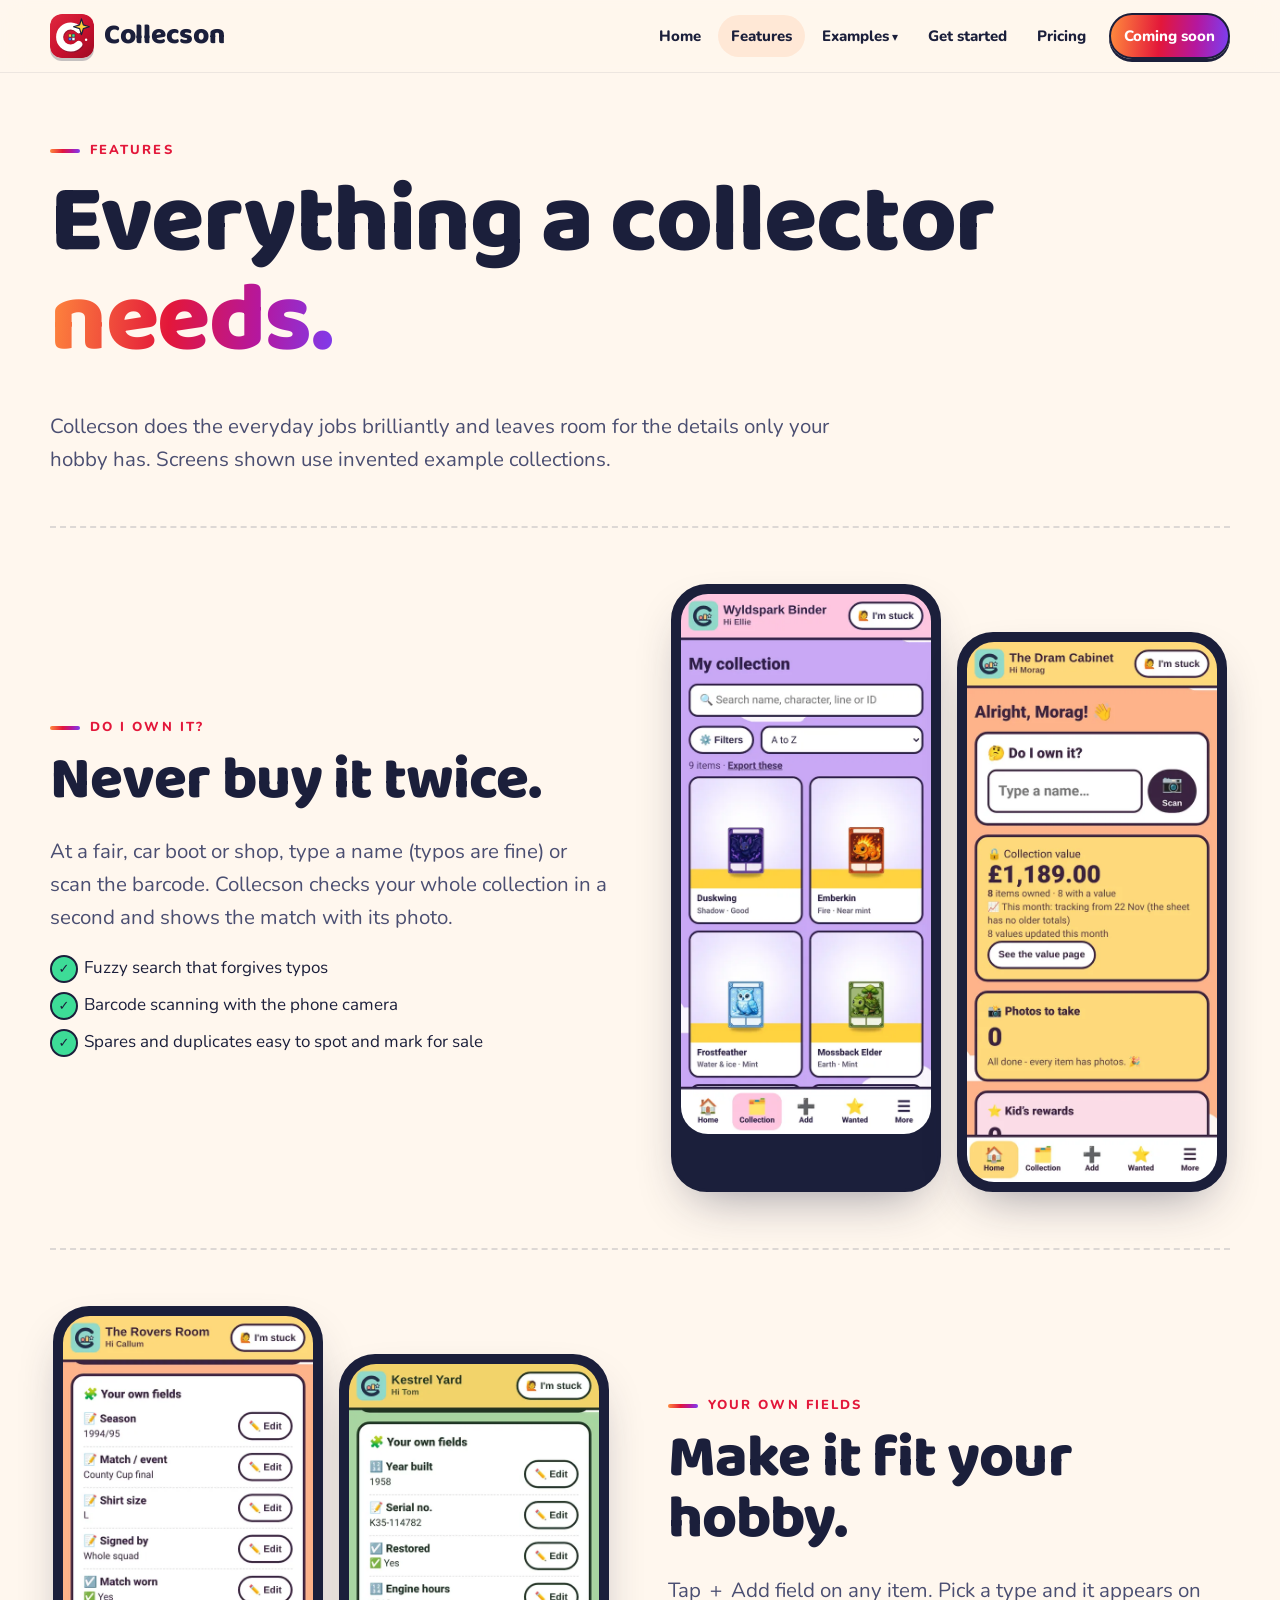
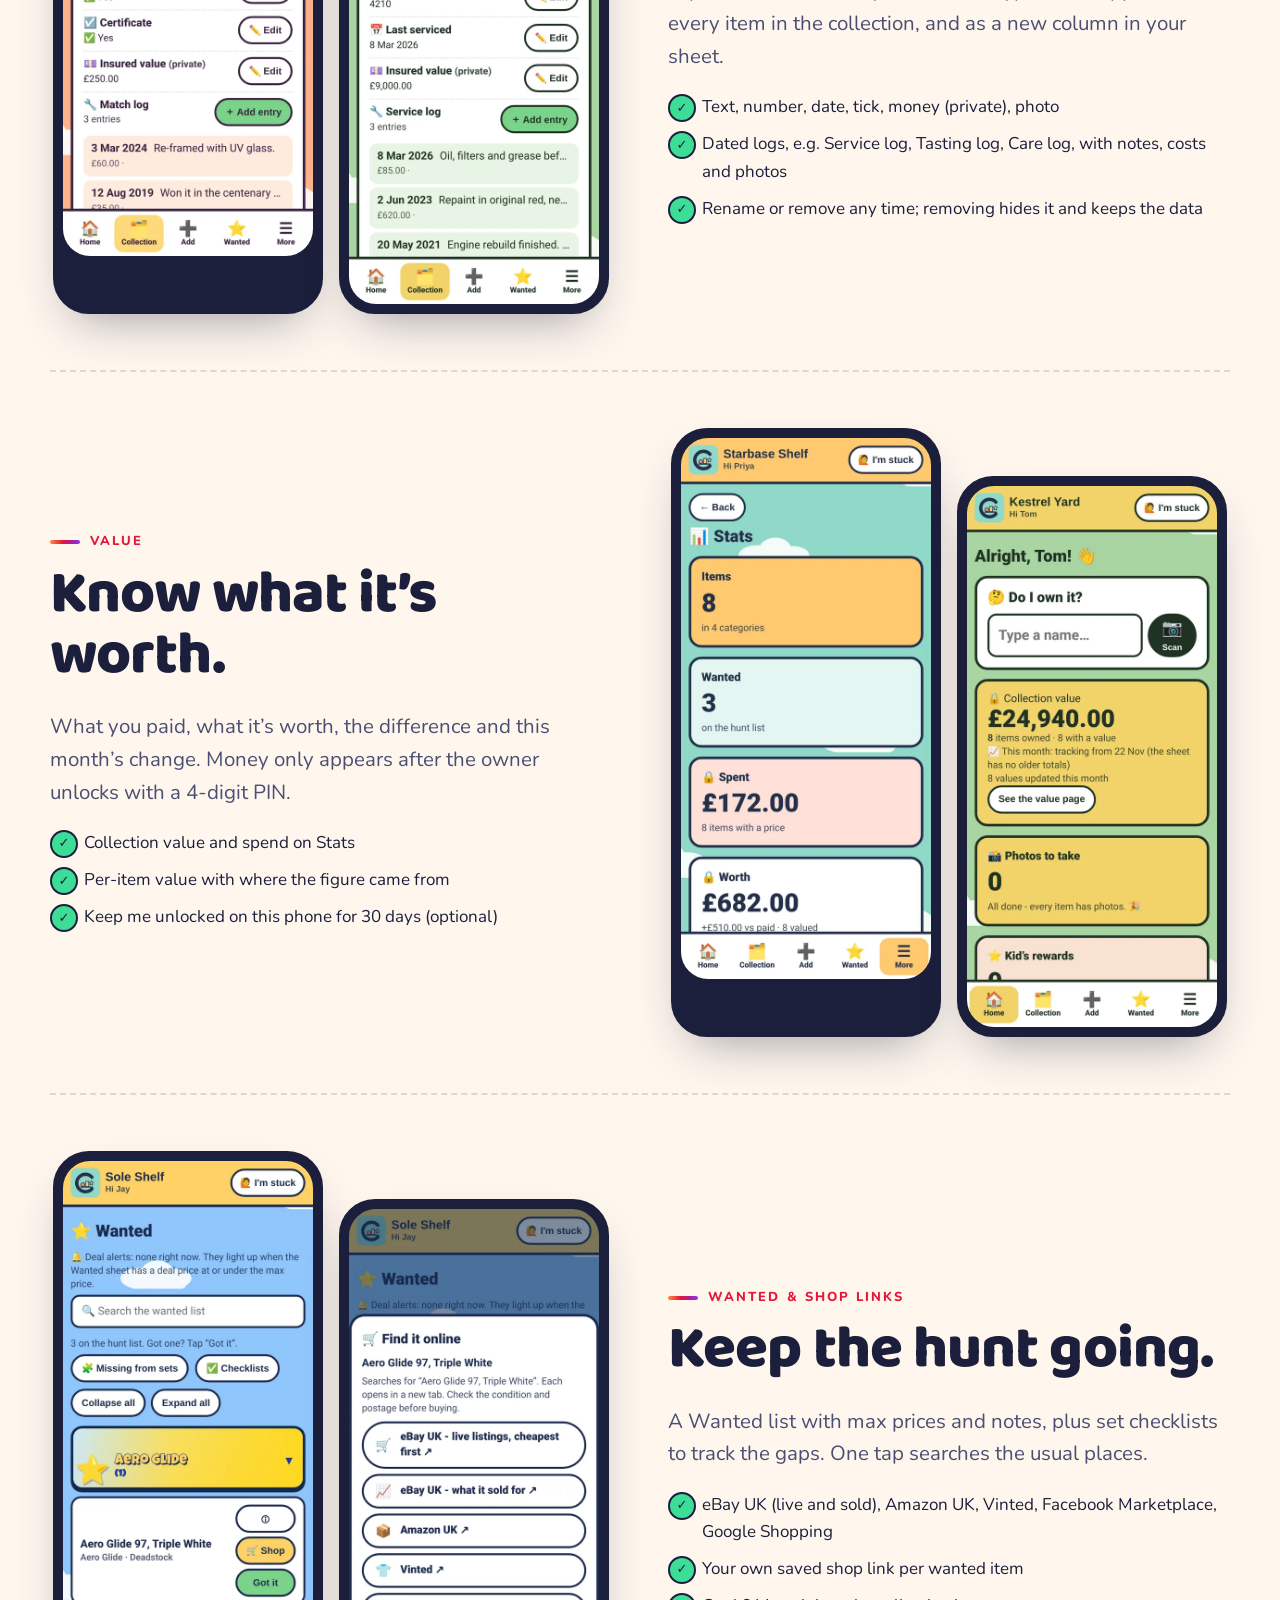
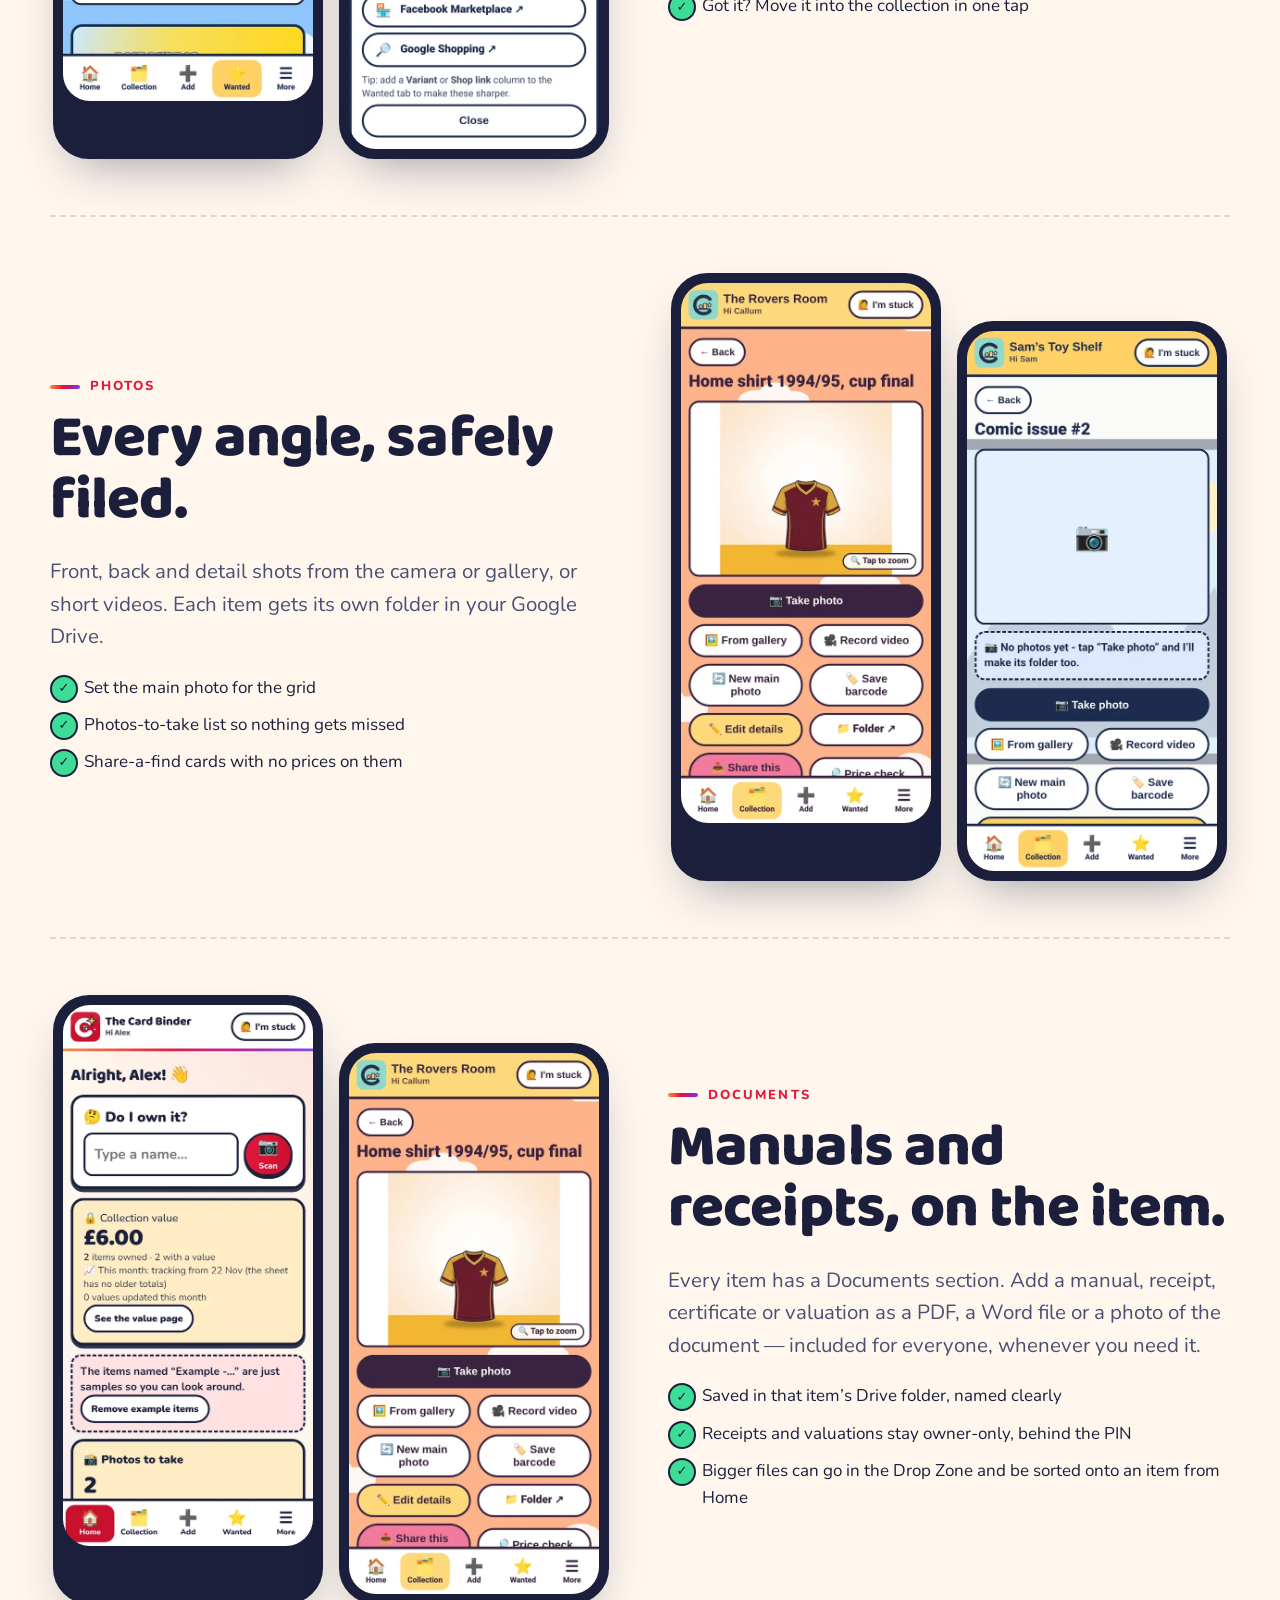
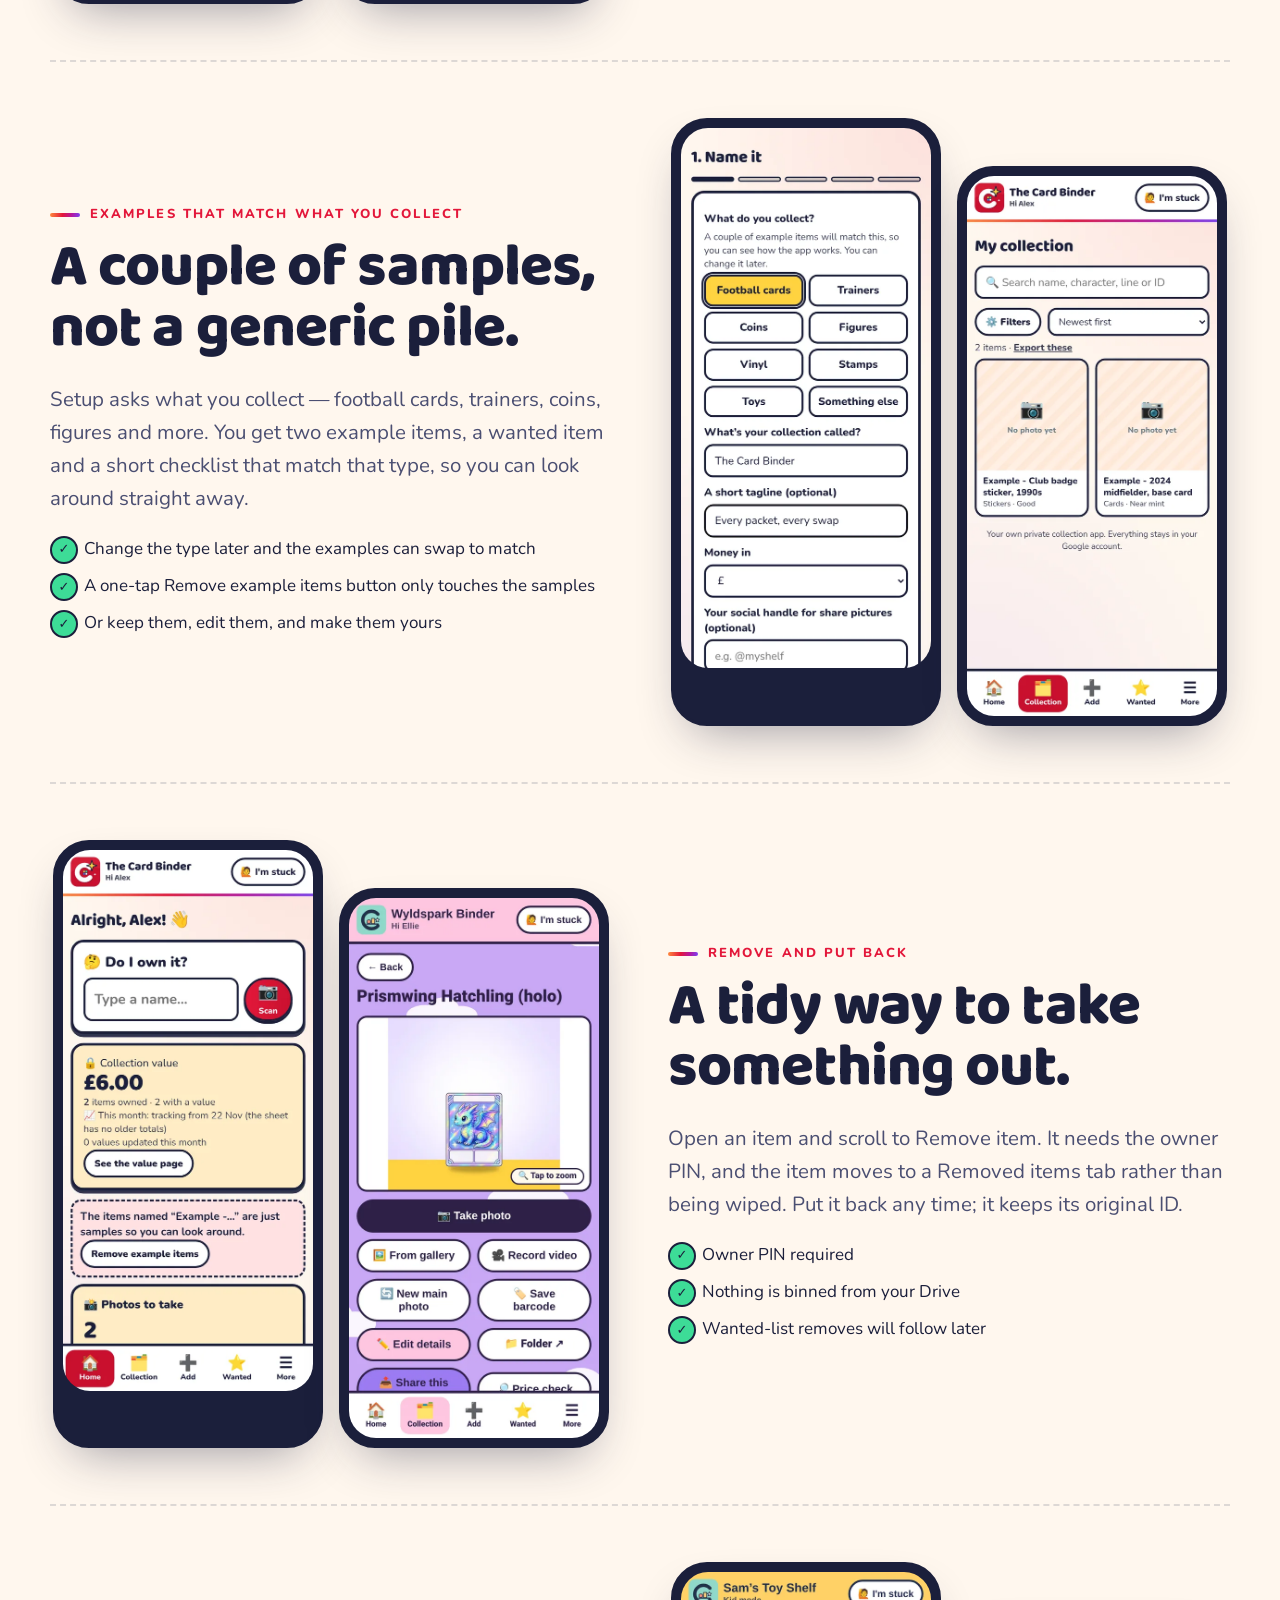
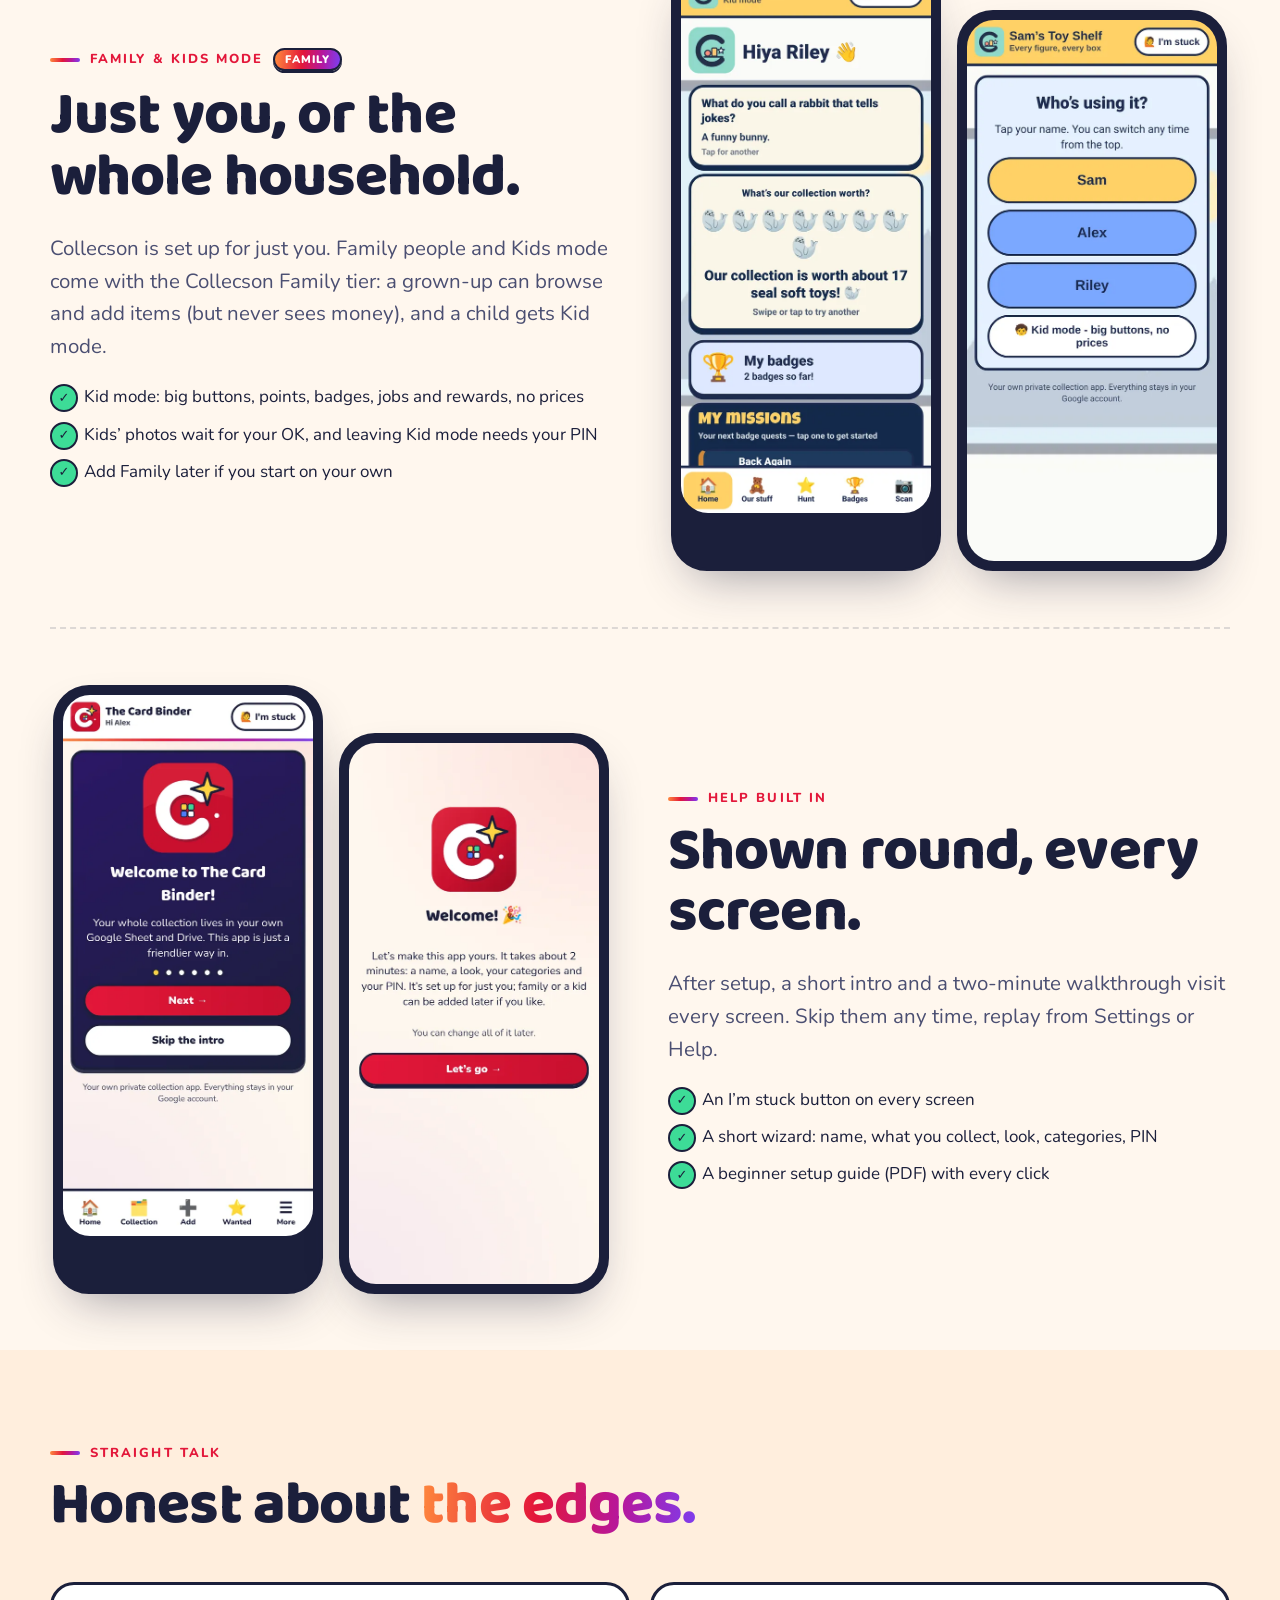
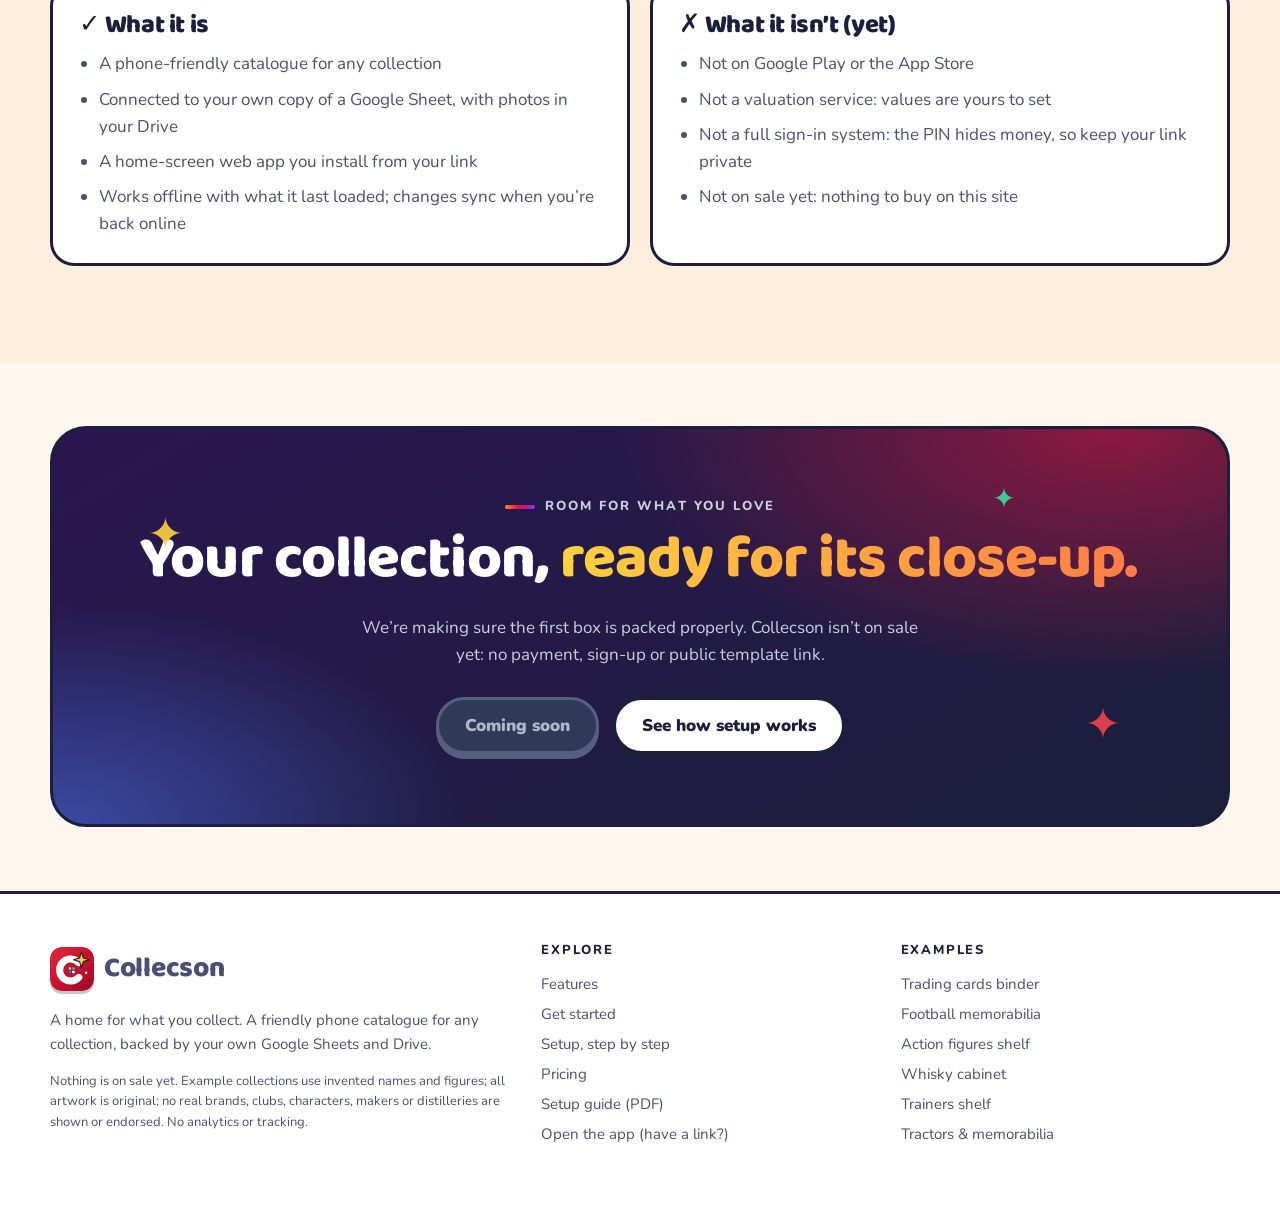
<file: features/index.html>
<!doctype html>
<html lang="en-GB">
<head>
<meta charset="utf-8"><meta name="viewport" content="width=device-width,initial-scale=1">
<meta name="robots" content="noindex,nofollow,noarchive"><meta name="theme-color" content="#1B1F3B">
<title>Features · Collecson</title>
<meta name="description" content="Everything Collecson does: do-I-own-it search, your own fields, private values, wanted lists, photos, PDF documents, and Family and Kids mode on the Family tier.">
<link rel="icon" href="../assets/favicon.svg" type="image/svg+xml"><link rel="icon" href="../assets/favicon-192.png" type="image/png" sizes="192x192"><link rel="apple-touch-icon" href="../assets/apple-touch-icon.png">
<link rel="preload" href="../assets/fonts/baloo2.woff2" as="font" type="font/woff2" crossorigin>
<link rel="preload" href="../assets/fonts/nunito.woff2" as="font" type="font/woff2" crossorigin>
<link rel="stylesheet" href="../assets/site.css">
</head>
<body>
<a class="skip" href="#main">Skip to content</a><header class="top"><div class="wrap">
<a class="brand" href="../" aria-label="Collecson home"><img src="../assets/logo.svg" width="40" height="40" alt=""><b>Collecson</b></a>
<nav class="links" aria-label="Main"><a href="../">Home</a><a href="../features/" aria-current="page">Features</a><details class="dd"><summary>Examples</summary><div><a href="../examples/cards/"><span aria-hidden="true">🃏</span>Trading cards binder</a><a href="../examples/football/"><span aria-hidden="true">⚽</span>Football memorabilia</a><a href="../examples/figures/"><span aria-hidden="true">🦸</span>Action figures shelf</a><a href="../examples/whisky/"><span aria-hidden="true">🥃</span>Whisky cabinet</a><a href="../examples/trainers/"><span aria-hidden="true">👟</span>Trainers shelf</a><a href="../examples/tractors/"><span aria-hidden="true">🚜</span>Tractors &amp; memorabilia</a></div></details><a href="../get-started/">Get started</a><a href="../pricing/">Pricing</a><a class="soon" href="../pricing/">Coming soon</a></nav>
<details class="menu"><summary>Menu</summary><nav aria-label="Mobile"><a href="../">Home</a><a href="../features/" aria-current="page">Features</a><small>EXAMPLE COLLECTIONS</small><a href="../examples/cards/"><span aria-hidden="true">🃏</span>Trading cards binder</a><a href="../examples/football/"><span aria-hidden="true">⚽</span>Football memorabilia</a><a href="../examples/figures/"><span aria-hidden="true">🦸</span>Action figures shelf</a><a href="../examples/whisky/"><span aria-hidden="true">🥃</span>Whisky cabinet</a><a href="../examples/trainers/"><span aria-hidden="true">👟</span>Trainers shelf</a><a href="../examples/tractors/"><span aria-hidden="true">🚜</span>Tractors &amp; memorabilia</a><a href="../get-started/">Get started</a><a href="../pricing/">Pricing</a></nav></details>
</div></header>
<main id="main"><section class="phead"><div class="wrap"><p class="eyebrow">Features</p><h1>Everything a collector <em>needs.</em></h1><p class="lede">Collecson does the everyday jobs brilliantly and leaves room for the details only your hobby has. Screens shown use invented example collections.</p></div></section>
<div class="wrap"><section class="fsec" id="do-i-own-it"><div><p class="eyebrow">Do I own it?</p><h2>Never buy it twice.</h2><p class="lede">At a fair, car boot or shop, type a name (typos are fine) or scan the barcode. Collecson checks your whole collection in a second and shows the match with its photo.</p><ul class="ticks"><li>Fuzzy search that forgives typos</li><li>Barcode scanning with the phone camera</li><li>Spares and duplicates easy to spot and mark for sale</li></ul></div><div class="fimg"><div class="phone "><img src="../assets/shots/ex-cards_collection.webp" width="540" height="1168" alt="Do I own it? screen" loading=lazy></div><div class="phone "><img src="../assets/shots/ex-whisky_home.webp" width="540" height="1168" alt="Do I own it? screen" loading=lazy></div></div></section><section class="fsec" id="your-own-fields"><div><p class="eyebrow">Your own fields</p><h2>Make it fit your hobby.</h2><p class="lede">Tap ＋ Add field on any item. Pick a type and it appears on every item in the collection, and as a new column in your sheet.</p><ul class="ticks"><li>Text, number, date, tick, money (private), photo</li><li>Dated logs, e.g. Service log, Tasting log, Care log, with notes, costs and photos</li><li>Rename or remove any time; removing hides it and keeps the data</li></ul></div><div class="fimg"><div class="phone "><img src="../assets/shots/ex-football_fields.webp" width="540" height="1168" alt="Your own fields screen" loading=lazy></div><div class="phone "><img src="../assets/shots/ex-tractors_fields.webp" width="540" height="1168" alt="Your own fields screen" loading=lazy></div></div></section><section class="fsec" id="value"><div><p class="eyebrow">Value</p><h2>Know what it’s worth.</h2><p class="lede">What you paid, what it’s worth, the difference and this month’s change. Money only appears after the owner unlocks with a 4-digit PIN.</p><ul class="ticks"><li>Collection value and spend on Stats</li><li>Per-item value with where the figure came from</li><li>Keep me unlocked on this phone for 30 days (optional)</li></ul></div><div class="fimg"><div class="phone "><img src="../assets/shots/ex-figures_stats.webp" width="540" height="1168" alt="Value screen" loading=lazy></div><div class="phone "><img src="../assets/shots/ex-tractors_home.webp" width="540" height="1168" alt="Value screen" loading=lazy></div></div></section><section class="fsec" id="wanted-shop-links"><div><p class="eyebrow">Wanted &amp; shop links</p><h2>Keep the hunt going.</h2><p class="lede">A Wanted list with max prices and notes, plus set checklists to track the gaps. One tap searches the usual places.</p><ul class="ticks"><li>eBay UK (live and sold), Amazon UK, Vinted, Facebook Marketplace, Google Shopping</li><li>Your own saved shop link per wanted item</li><li>Got it? Move it into the collection in one tap</li></ul></div><div class="fimg"><div class="phone "><img src="../assets/shots/ex-trainers_wanted.webp" width="540" height="1168" alt="Wanted &amp; shop links screen" loading=lazy></div><div class="phone "><img src="../assets/shots/ex-trainers_shop.webp" width="540" height="1168" alt="Wanted &amp; shop links screen" loading=lazy></div></div></section><section class="fsec" id="photos"><div><p class="eyebrow">Photos</p><h2>Every angle, safely filed.</h2><p class="lede">Front, back and detail shots from the camera or gallery, or short videos. Each item gets its own folder in your Google Drive.</p><ul class="ticks"><li>Set the main photo for the grid</li><li>Photos-to-take list so nothing gets missed</li><li>Share-a-find cards with no prices on them</li></ul></div><div class="fimg"><div class="phone "><img src="../assets/shots/ex-football_item.webp" width="540" height="1168" alt="Photos screen" loading=lazy></div><div class="phone "><img src="../assets/shots/item-photos.webp" width="540" height="1168" alt="Photos screen" loading=lazy></div></div></section><section class="fsec" id="documents"><div><p class="eyebrow">Documents</p><h2>Manuals and receipts, on the item.</h2><p class="lede">Every item has a Documents section. Add a manual, receipt, certificate or valuation as a PDF, a Word file or a photo of the document — included for everyone, whenever you need it.</p><ul class="ticks"><li>Saved in that item’s Drive folder, named clearly</li><li>Receipts and valuations stay owner-only, behind the PIN</li><li>Bigger files can go in the Drop Zone and be sorted onto an item from Home</li></ul></div><div class="fimg"><div class="phone "><img src="../assets/shots/setup-home.webp" width="540" height="1168" alt="Documents screen" loading=lazy></div><div class="phone "><img src="../assets/shots/ex-football_item.webp" width="540" height="1168" alt="Documents screen" loading=lazy></div></div></section><section class="fsec" id="examples-that-match-what-you-collect"><div><p class="eyebrow">Examples that match what you collect</p><h2>A couple of samples, not a generic pile.</h2><p class="lede">Setup asks what you collect — football cards, trainers, coins, figures and more. You get two example items, a wanted item and a short checklist that match that type, so you can look around straight away.</p><ul class="ticks"><li>Change the type later and the examples can swap to match</li><li>A one-tap Remove example items button only touches the samples</li><li>Or keep them, edit them, and make them yours</li></ul></div><div class="fimg"><div class="phone "><img src="../assets/shots/setup-name.webp" width="540" height="1168" alt="Examples that match what you collect screen" loading=lazy></div><div class="phone "><img src="../assets/shots/setup-collection.webp" width="540" height="1168" alt="Examples that match what you collect screen" loading=lazy></div></div></section><section class="fsec" id="remove-and-put-back"><div><p class="eyebrow">Remove and put back</p><h2>A tidy way to take something out.</h2><p class="lede">Open an item and scroll to Remove item. It needs the owner PIN, and the item moves to a Removed items tab rather than being wiped. Put it back any time; it keeps its original ID.</p><ul class="ticks"><li>Owner PIN required</li><li>Nothing is binned from your Drive</li><li>Wanted-list removes will follow later</li></ul></div><div class="fimg"><div class="phone "><img src="../assets/shots/setup-home.webp" width="540" height="1168" alt="Remove and put back screen" loading=lazy></div><div class="phone "><img src="../assets/shots/ex-cards_item.webp" width="540" height="1168" alt="Remove and put back screen" loading=lazy></div></div></section><section class="fsec" id="family-kids-mode"><div><p class="eyebrow">Family &amp; Kids mode <span class="tier-tag">Family</span></p><h2>Just you, or the whole household.</h2><p class="lede">Collecson is set up for just you. Family people and Kids mode come with the Collecson Family tier: a grown-up can browse and add items (but never sees money), and a child gets Kid mode.</p><ul class="ticks"><li>Kid mode: big buttons, points, badges, jobs and rewards, no prices</li><li>Kids’ photos wait for your OK, and leaving Kid mode needs your PIN</li><li>Add Family later if you start on your own</li></ul></div><div class="fimg"><div class="phone "><img src="../assets/shots/home-kid.webp" width="540" height="1168" alt="Family &amp; Kids mode screen" loading=lazy></div><div class="phone "><img src="../assets/shots/whos-using.webp" width="540" height="1168" alt="Family &amp; Kids mode screen" loading=lazy></div></div></section><section class="fsec" id="help-built-in"><div><p class="eyebrow">Help built in</p><h2>Shown round, every screen.</h2><p class="lede">After setup, a short intro and a two-minute walkthrough visit every screen. Skip them any time, replay from Settings or Help.</p><ul class="ticks"><li>An I’m stuck button on every screen</li><li>A short wizard: name, what you collect, look, categories, PIN</li><li>A beginner setup guide (PDF) with every click</li></ul></div><div class="fimg"><div class="phone "><img src="../assets/shots/setup-intro-1.webp" width="540" height="1168" alt="Help built in screen" loading=lazy></div><div class="phone "><img src="../assets/shots/setup-welcome.webp" width="540" height="1168" alt="Help built in screen" loading=lazy></div></div></section></div>
<section class="section band"><div class="wrap"><div class="head"><p class="eyebrow">Straight talk</p><h2>Honest about <em>the edges.</em></h2></div><div class="honest"><div><h3>✓ What it is</h3><ul><li>A phone-friendly catalogue for any collection</li><li>Connected to your own copy of a Google Sheet, with photos in your Drive</li><li>A home-screen web app you install from your link</li><li>Works offline with what it last loaded; changes sync when you’re back online</li></ul></div>
<div><h3>✗ What it isn’t (yet)</h3><ul><li>Not on Google Play or the App Store</li><li>Not a valuation service: values are yours to set</li><li>Not a full sign-in system: the PIN hides money, so keep your link private</li><li>Not on sale yet: nothing to buy on this site</li></ul></div></div></div></section>
<section class="section tight" id="soon"><div class="wrap"><div class="cta"><span class="spark s1" aria-hidden="true">✦</span><span class="spark s2" aria-hidden="true">✦</span><span class="spark s3" aria-hidden="true">✦</span>
<p class="eyebrow" style="justify-content:center;color:#C9CFDD">ROOM FOR WHAT YOU LOVE</p><h2>Your collection, <em>ready for its close-up.</em></h2><p>We’re making sure the first box is packed properly. Collecson isn’t on sale yet: no payment, sign-up or public template link.</p>
<div class="actions"><button class="btn" type="button" disabled aria-disabled="true">Coming soon</button><a class="btn light" href="../get-started/">See how setup works</a></div></div></div></section></main>
<footer><div class="wrap">
<div><a class="brand" href="../"><img src="../assets/logo.svg" width="44" height="44" alt=""><b>Collecson</b></a><p style="margin-top:14px">A home for what you collect. A friendly phone catalogue for any collection, backed by your own Google Sheets and Drive.</p><p class="small">Nothing is on sale yet. Example collections use invented names and figures; all artwork is original; no real brands, clubs, characters, makers or distilleries are shown or endorsed. No analytics or tracking.</p></div>
<div><h4>Explore</h4><a href="../features/">Features</a><a href="../get-started/">Get started</a><a href="../setup/">Setup, step by step</a><a href="../pricing/">Pricing</a><a href="../guide/Collecson_Setup_Guide_v5.pdf">Setup guide (PDF)</a><a href="../app/">Open the app (have a link?)</a></div>
<div><h4>Examples</h4><a href="../examples/cards/">Trading cards binder</a><a href="../examples/football/">Football memorabilia</a><a href="../examples/figures/">Action figures shelf</a><a href="../examples/whisky/">Whisky cabinet</a><a href="../examples/trainers/">Trainers shelf</a><a href="../examples/tractors/">Tractors &amp; memorabilia</a></div>
</div></footer>
</body>
</html>
</file>
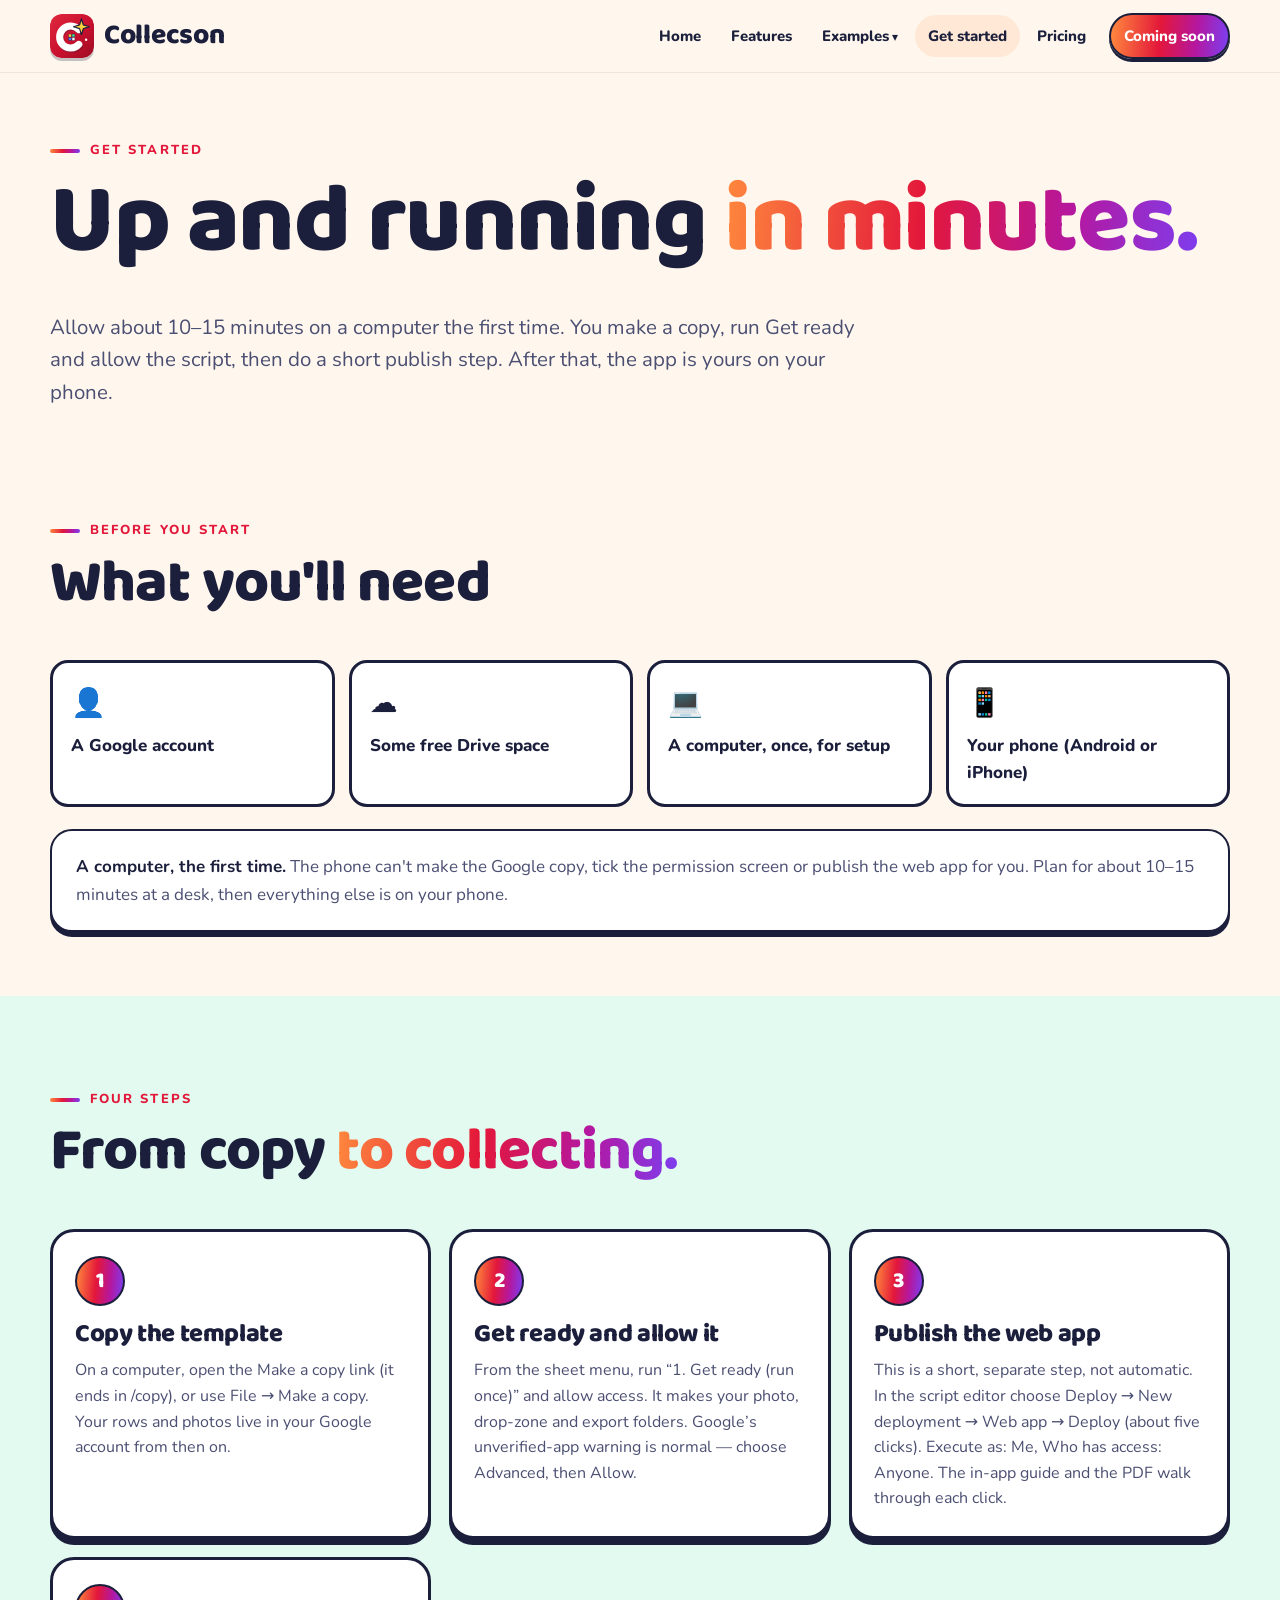
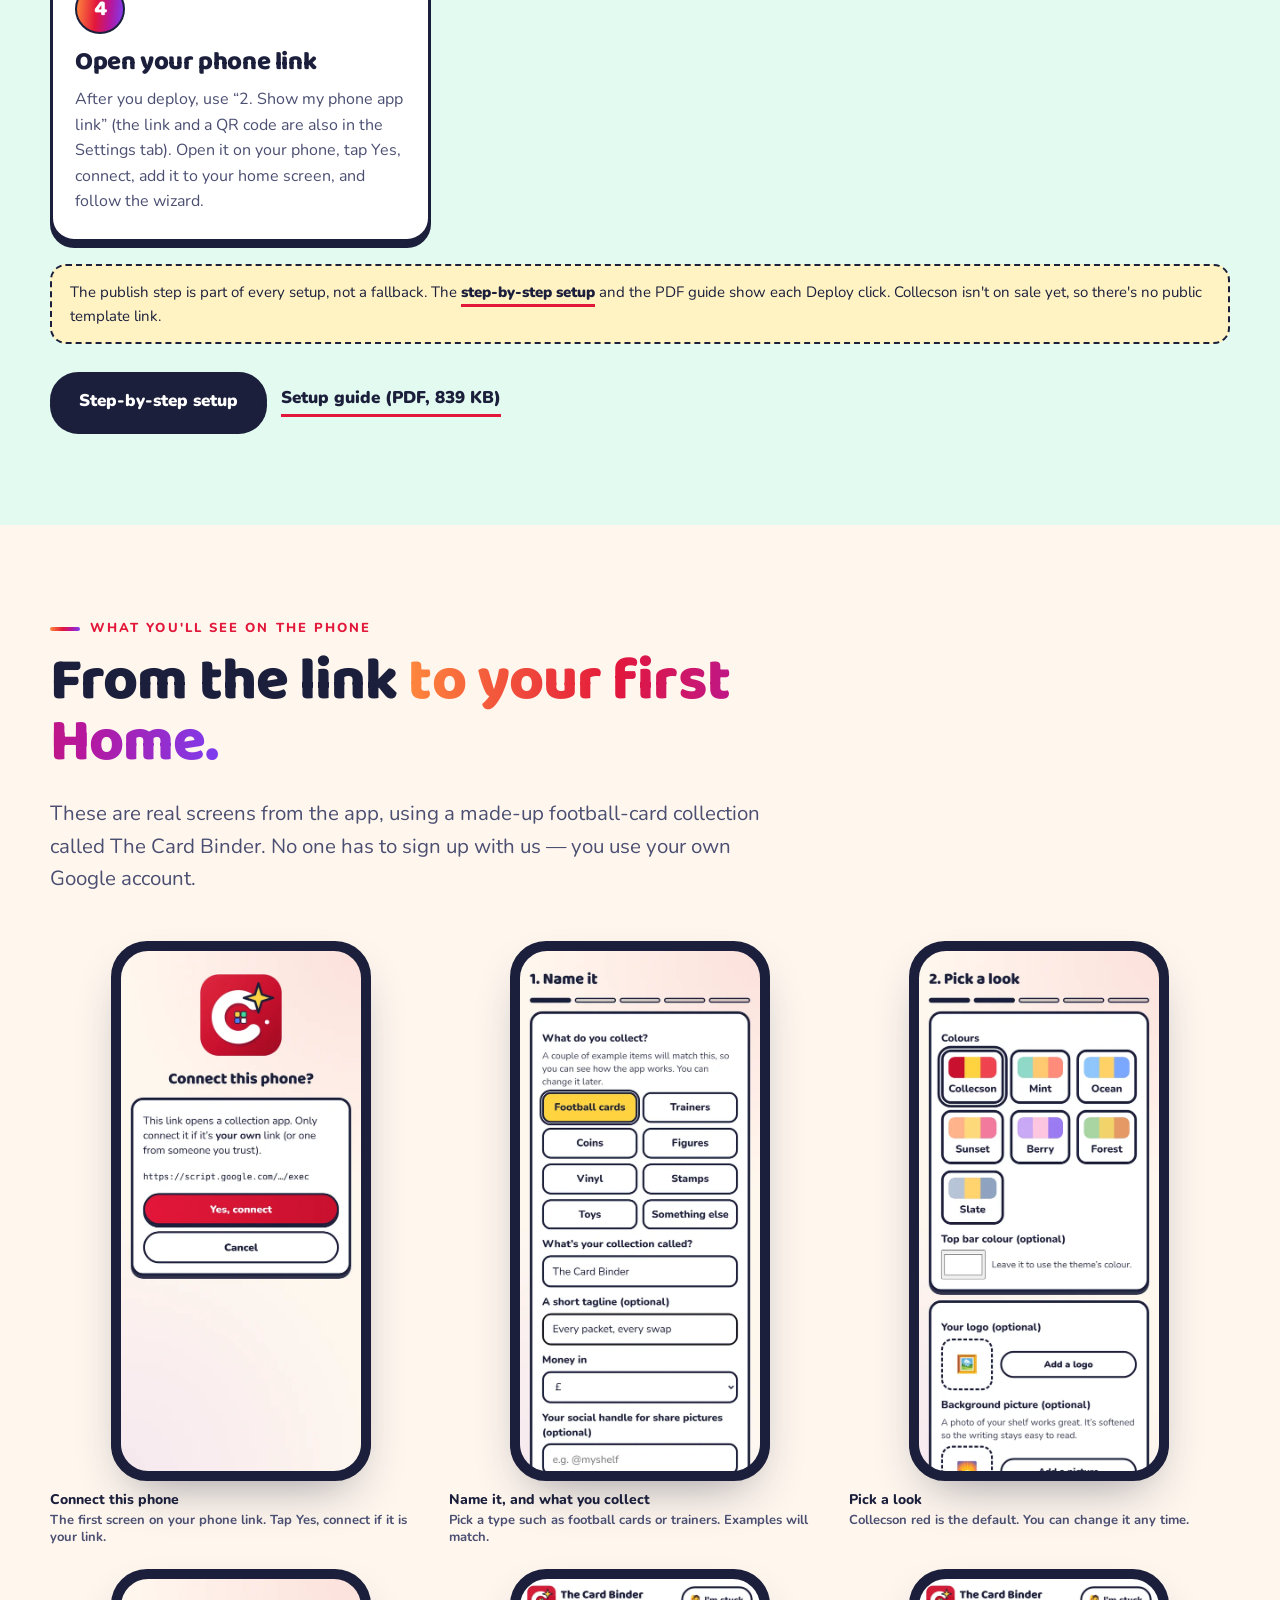
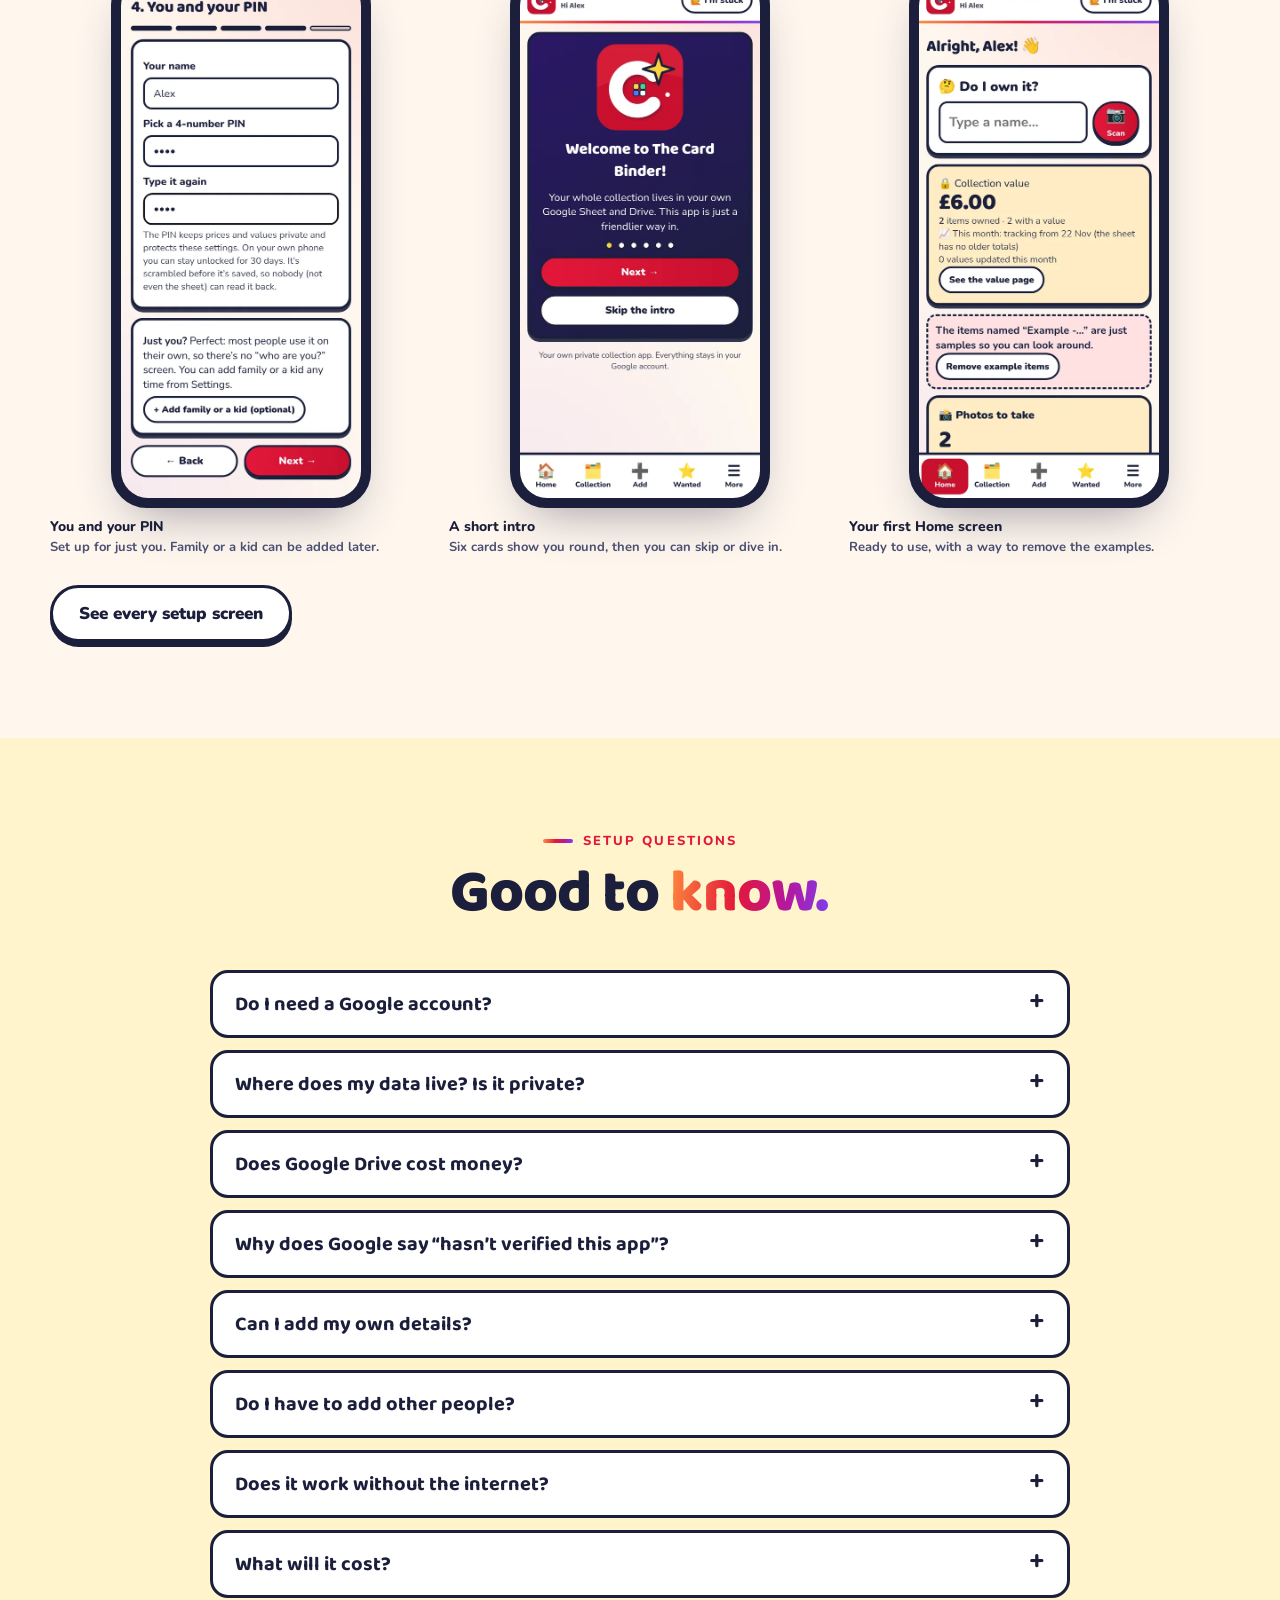
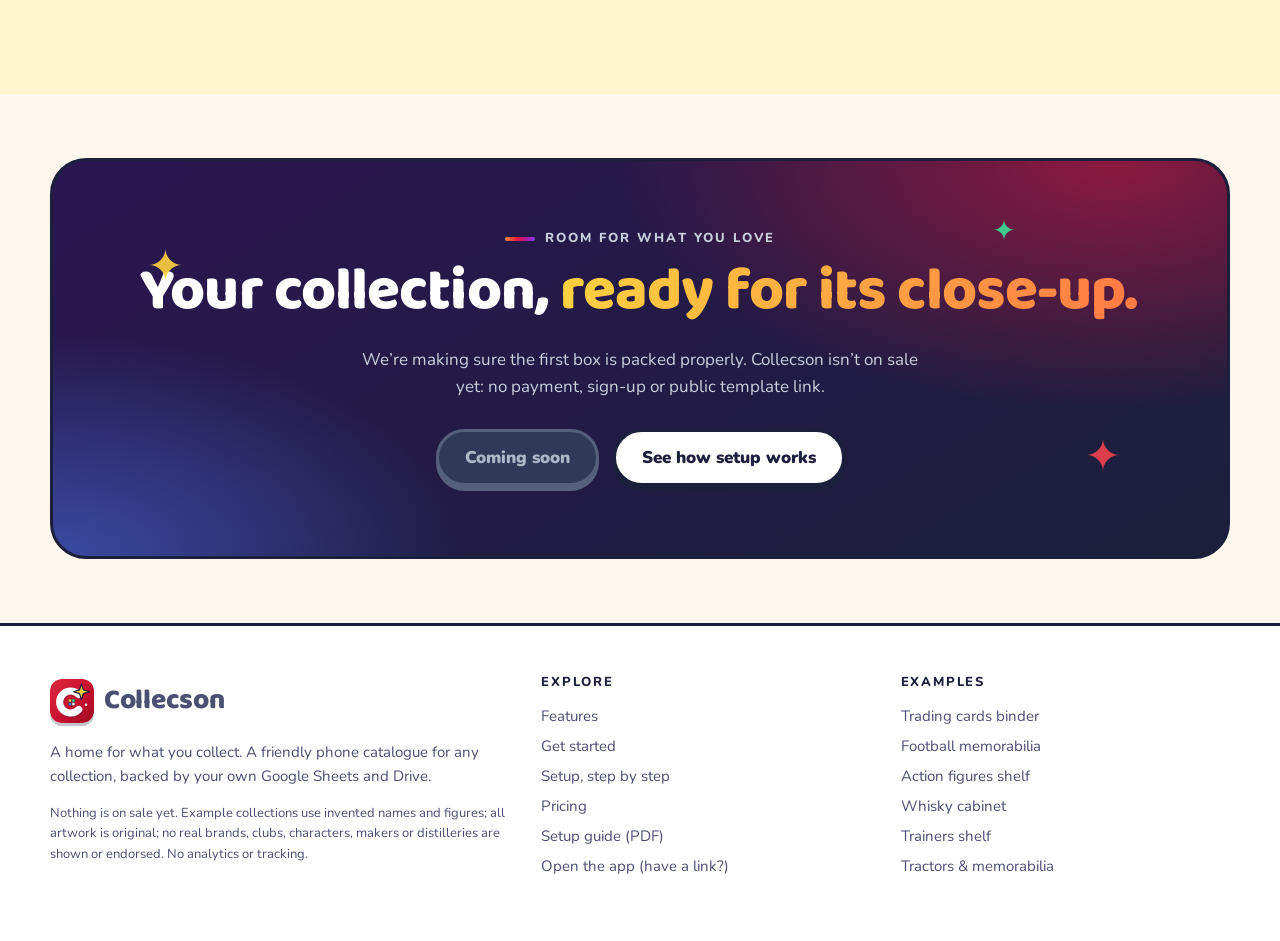
<file: get-started/index.html>
<!doctype html>
<html lang="en-GB">
<head>
<meta charset="utf-8"><meta name="viewport" content="width=device-width,initial-scale=1">
<meta name="robots" content="noindex,nofollow,noarchive"><meta name="theme-color" content="#1B1F3B">
<title>Get started · Collecson</title>
<meta name="description" content="How to set up Collecson: make a copy, run Get ready and allow access, publish the web app, then open your phone link and follow the wizard. With real pictures of the first-run screens.">
<link rel="icon" href="../assets/favicon.svg" type="image/svg+xml"><link rel="icon" href="../assets/favicon-192.png" type="image/png" sizes="192x192"><link rel="apple-touch-icon" href="../assets/apple-touch-icon.png">
<link rel="preload" href="../assets/fonts/baloo2.woff2" as="font" type="font/woff2" crossorigin>
<link rel="preload" href="../assets/fonts/nunito.woff2" as="font" type="font/woff2" crossorigin>
<link rel="stylesheet" href="../assets/site.css">
</head>
<body>
<a class="skip" href="#main">Skip to content</a><header class="top"><div class="wrap">
<a class="brand" href="../" aria-label="Collecson home"><img src="../assets/logo.svg" width="40" height="40" alt=""><b>Collecson</b></a>
<nav class="links" aria-label="Main"><a href="../">Home</a><a href="../features/">Features</a><details class="dd"><summary>Examples</summary><div><a href="../examples/cards/"><span aria-hidden="true">🃏</span>Trading cards binder</a><a href="../examples/football/"><span aria-hidden="true">⚽</span>Football memorabilia</a><a href="../examples/figures/"><span aria-hidden="true">🦸</span>Action figures shelf</a><a href="../examples/whisky/"><span aria-hidden="true">🥃</span>Whisky cabinet</a><a href="../examples/trainers/"><span aria-hidden="true">👟</span>Trainers shelf</a><a href="../examples/tractors/"><span aria-hidden="true">🚜</span>Tractors &amp; memorabilia</a></div></details><a href="../get-started/" aria-current="page">Get started</a><a href="../pricing/">Pricing</a><a class="soon" href="../pricing/">Coming soon</a></nav>
<details class="menu"><summary>Menu</summary><nav aria-label="Mobile"><a href="../">Home</a><a href="../features/">Features</a><small>EXAMPLE COLLECTIONS</small><a href="../examples/cards/"><span aria-hidden="true">🃏</span>Trading cards binder</a><a href="../examples/football/"><span aria-hidden="true">⚽</span>Football memorabilia</a><a href="../examples/figures/"><span aria-hidden="true">🦸</span>Action figures shelf</a><a href="../examples/whisky/"><span aria-hidden="true">🥃</span>Whisky cabinet</a><a href="../examples/trainers/"><span aria-hidden="true">👟</span>Trainers shelf</a><a href="../examples/tractors/"><span aria-hidden="true">🚜</span>Tractors &amp; memorabilia</a><a href="../get-started/" aria-current="page">Get started</a><a href="../pricing/">Pricing</a></nav></details>
</div></header>
<main id="main"><section class="phead"><div class="wrap"><p class="eyebrow">Get started</p><h1>Up and running <em>in minutes.</em></h1><p class="lede">Allow about 10–15 minutes on a computer the first time. You make a copy, run Get ready and allow the script, then do a short publish step. After that, the app is yours on your phone.</p></div></section>
<section class="section tight"><div class="wrap"><div class="head"><p class="eyebrow">Before you start</p><h2>What you'll need</h2></div><div class="need"><div><span aria-hidden="true">👤</span>A Google account</div><div><span aria-hidden="true">☁️</span>Some free Drive space</div><div><span aria-hidden="true">💻</span>A computer, once, for setup</div><div><span aria-hidden="true">📱</span>Your phone (Android or iPhone)</div></div><div class="callout" style="margin-top:22px"><p><b>A computer, the first time.</b> The phone can't make the Google copy, tick the permission screen or publish the web app for you. Plan for about 10–15 minutes at a desk, then everything else is on your phone.</p></div></div></section>
<section class="section band mint"><div class="wrap"><div class="head"><p class="eyebrow">Four steps</p><h2>From copy <em>to collecting.</em></h2></div><ol class="steps three" style="list-style:none;padding:0;margin:0"><li class="step"><h3>Copy the template</h3><p>On a computer, open the Make a copy link (it ends in /copy), or use File → Make a copy. Your rows and photos live in your Google account from then on.</p></li><li class="step"><h3>Get ready and allow it</h3><p>From the sheet menu, run “1. Get ready (run once)” and allow access. It makes your photo, drop-zone and export folders. Google’s unverified-app warning is normal — choose Advanced, then Allow.</p></li><li class="step"><h3>Publish the web app</h3><p>This is a short, separate step, not automatic. In the script editor choose Deploy → New deployment → Web app → Deploy (about five clicks). Execute as: Me, Who has access: Anyone. The in-app guide and the PDF walk through each click.</p></li><li class="step"><h3>Open your phone link</h3><p>After you deploy, use “2. Show my phone app link” (the link and a QR code are also in the Settings tab). Open it on your phone, tap Yes, connect, add it to your home screen, and follow the wizard.</p></li></ol><p class="note" style="margin-top:22px">The publish step is part of every setup, not a fallback. The <a class="tlink" href="../setup/#publish">step-by-step setup</a> and the PDF guide show each Deploy click. Collecson isn't on sale yet, so there's no public template link.</p><div class="actions"><a class="btn" href="../setup/">Step-by-step setup</a><a class="tlink" href="../guide/Collecson_Setup_Guide_v5.pdf">Setup guide (PDF, 839 KB)</a></div></div></section>
<section class="section"><div class="wrap"><div class="head"><p class="eyebrow">What you'll see on the phone</p><h2>From the link <em>to your first Home.</em></h2><p class="lede">These are real screens from the app, using a made-up football-card collection called The Card Binder. No one has to sign up with us — you use your own Google account.</p></div><div class="shot-grid"><figure><div class="phone "><img src="../assets/shots/setup-connect.webp" width="540" height="1168" alt="Connect this phone" loading=lazy></div><figcaption>Connect this phone<small>The first screen on your phone link. Tap Yes, connect if it is your link.</small></figcaption></figure><figure><div class="phone "><img src="../assets/shots/setup-name.webp" width="540" height="1168" alt="Name it, and what you collect" loading=lazy></div><figcaption>Name it, and what you collect<small>Pick a type such as football cards or trainers. Examples will match.</small></figcaption></figure><figure><div class="phone "><img src="../assets/shots/setup-look.webp" width="540" height="1168" alt="Pick a look" loading=lazy></div><figcaption>Pick a look<small>Collecson red is the default. You can change it any time.</small></figcaption></figure><figure><div class="phone "><img src="../assets/shots/setup-people.webp" width="540" height="1168" alt="You and your PIN" loading=lazy></div><figcaption>You and your PIN<small>Set up for just you. Family or a kid can be added later.</small></figcaption></figure><figure><div class="phone "><img src="../assets/shots/setup-intro-1.webp" width="540" height="1168" alt="A short intro" loading=lazy></div><figcaption>A short intro<small>Six cards show you round, then you can skip or dive in.</small></figcaption></figure><figure><div class="phone "><img src="../assets/shots/setup-home.webp" width="540" height="1168" alt="Your first Home screen" loading=lazy></div><figcaption>Your first Home screen<small>Ready to use, with a way to remove the examples.</small></figcaption></figure></div><div class="actions"><a class="btn light" href="../setup/#wizard">See every setup screen</a></div></div></section>
<section class="section band butter" id="faq"><div class="wrap"><div class="head center" style="margin-inline:auto"><p class="eyebrow">Setup questions</p><h2>Good to <em>know.</em></h2></div><div class="faq"><details><summary>Do I need a Google account?</summary><p>Yes. One owner needs a Google account to make a copy of the template and deploy its included script. Family members can use the private phone link without signing in to Google. Some work or school accounts block the required deployment option; a personal account is usually simplest.</p></details><details><summary>Where does my data live? Is it private?</summary><p>Collection rows are in your copy of Google Sheets; photos, backgrounds and exports are in your Google Drive. The app’s interface is a shared static website, not a central collection database. However, the deployed web app runs as you with access set to “Anyone”: treat its URL and phone link as private keys. Anyone with the link can see non-money collection details and may edit them. The owner PIN hides money; it is not a full sign-in or permission system.</p></details><details><summary>Does Google Drive cost money?</summary><p>A personal Google account normally includes 15 GB at no charge, shared between Drive, Gmail and Google Photos. Your photos use that allowance. If you run out, reduce photo sizes, clear space or choose a paid Google storage plan. Storage prices vary by account and country. Google’s Apps Script usage limits also apply.</p></details><details><summary>Why does Google say “hasn’t verified this app”?</summary><p>You are authorising your own copy of the included script, not a Google-reviewed commercial app. Google can show an unverified-app warning. Review the script and permissions first. The guide describes “Advanced → Go to [your project] (unsafe) → Allow” only for your own trusted copy. Don’t bypass a warning for an unfamiliar app. If your account blocks access, stop rather than weaken its security settings.</p></details><details><summary>Can I add my own details?</summary><p>Yes. On any item tap <b>＋ Add field</b>: text, number, date, tick, money (private to you), a photo, or a dated log such as a Service log or Repairs (date, note, cost and photos). Fields apply to the whole collection and become columns in your sheet (logs go in a Logs tab). You can rename or remove them; removing only hides a field, the data stays in your sheet. Only the owner can add or change fields; family can fill them in.</p></details><details><summary>Do I have to add other people?</summary><p>No. It’s set up for just you. If you want, add Family (can browse, add items and photos, never sees money) or a Kid (Kid mode: big buttons, points, badges and jobs, no prices; their photos wait for your OK, and leaving Kid mode needs your PIN). Anyone holding the private app link can choose a non-owner name, so keep it private. Only the money view and settings require the PIN.</p></details><details><summary>Does it work without the internet?</summary><p>Partly. The app reopens with what it last loaded, and changes you make with no signal are saved on the phone and sent when you’re back online. Setup, new data from the sheet and photo uploads need an internet connection. Keep your own backups of the Sheet and Drive photos.</p></details><details><summary>What will it cost?</summary><p>Two one-off options, paid once: <b>Collecson</b> at £10 and <b>Collecson Family</b> at £15. Nothing is on sale yet, and there is no subscription. See the <a href="../pricing/">Pricing</a> page.</p></details></div></div></section>
<section class="section tight" id="soon"><div class="wrap"><div class="cta"><span class="spark s1" aria-hidden="true">✦</span><span class="spark s2" aria-hidden="true">✦</span><span class="spark s3" aria-hidden="true">✦</span>
<p class="eyebrow" style="justify-content:center;color:#C9CFDD">ROOM FOR WHAT YOU LOVE</p><h2>Your collection, <em>ready for its close-up.</em></h2><p>We’re making sure the first box is packed properly. Collecson isn’t on sale yet: no payment, sign-up or public template link.</p>
<div class="actions"><button class="btn" type="button" disabled aria-disabled="true">Coming soon</button><a class="btn light" href="../get-started/">See how setup works</a></div></div></div></section></main>
<footer><div class="wrap">
<div><a class="brand" href="../"><img src="../assets/logo.svg" width="44" height="44" alt=""><b>Collecson</b></a><p style="margin-top:14px">A home for what you collect. A friendly phone catalogue for any collection, backed by your own Google Sheets and Drive.</p><p class="small">Nothing is on sale yet. Example collections use invented names and figures; all artwork is original; no real brands, clubs, characters, makers or distilleries are shown or endorsed. No analytics or tracking.</p></div>
<div><h4>Explore</h4><a href="../features/">Features</a><a href="../get-started/">Get started</a><a href="../setup/">Setup, step by step</a><a href="../pricing/">Pricing</a><a href="../guide/Collecson_Setup_Guide_v5.pdf">Setup guide (PDF)</a><a href="../app/">Open the app (have a link?)</a></div>
<div><h4>Examples</h4><a href="../examples/cards/">Trading cards binder</a><a href="../examples/football/">Football memorabilia</a><a href="../examples/figures/">Action figures shelf</a><a href="../examples/whisky/">Whisky cabinet</a><a href="../examples/trainers/">Trainers shelf</a><a href="../examples/tractors/">Tractors &amp; memorabilia</a></div>
</div></footer>
</body>
</html>
</file>
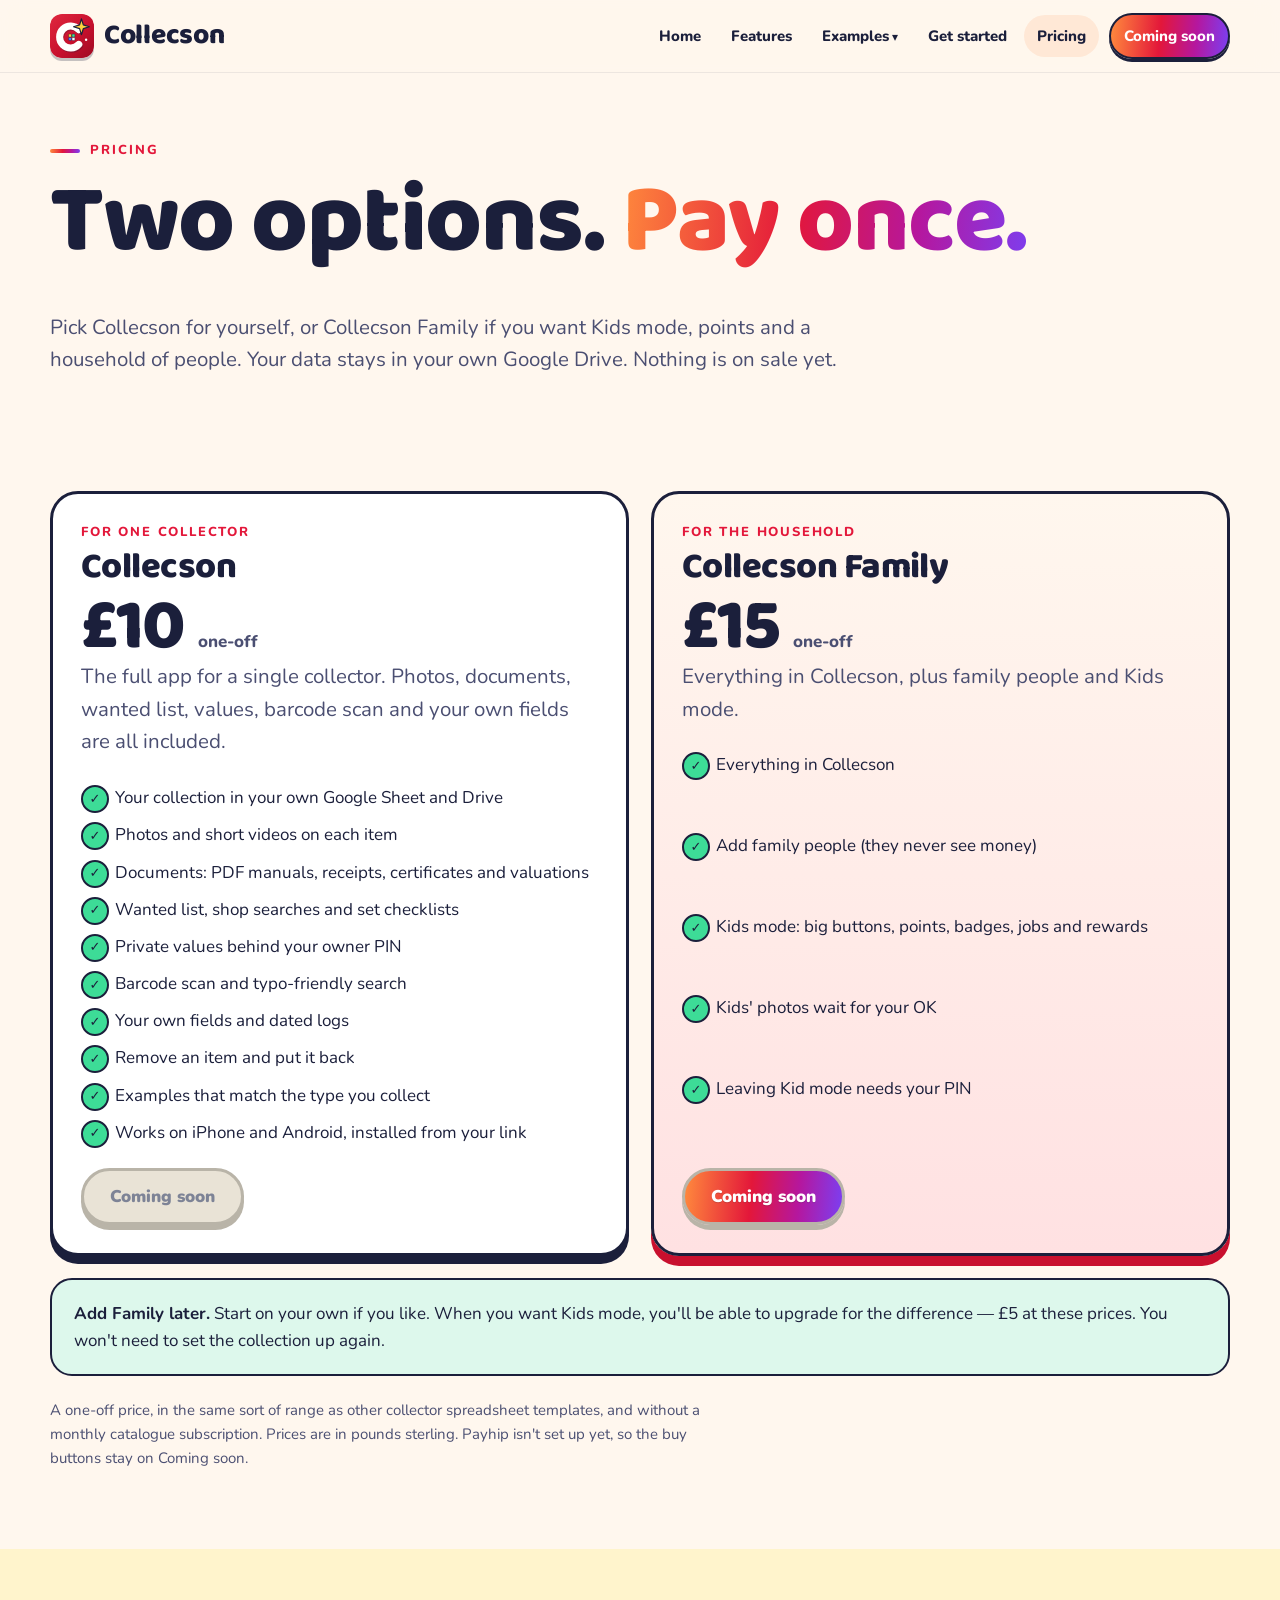
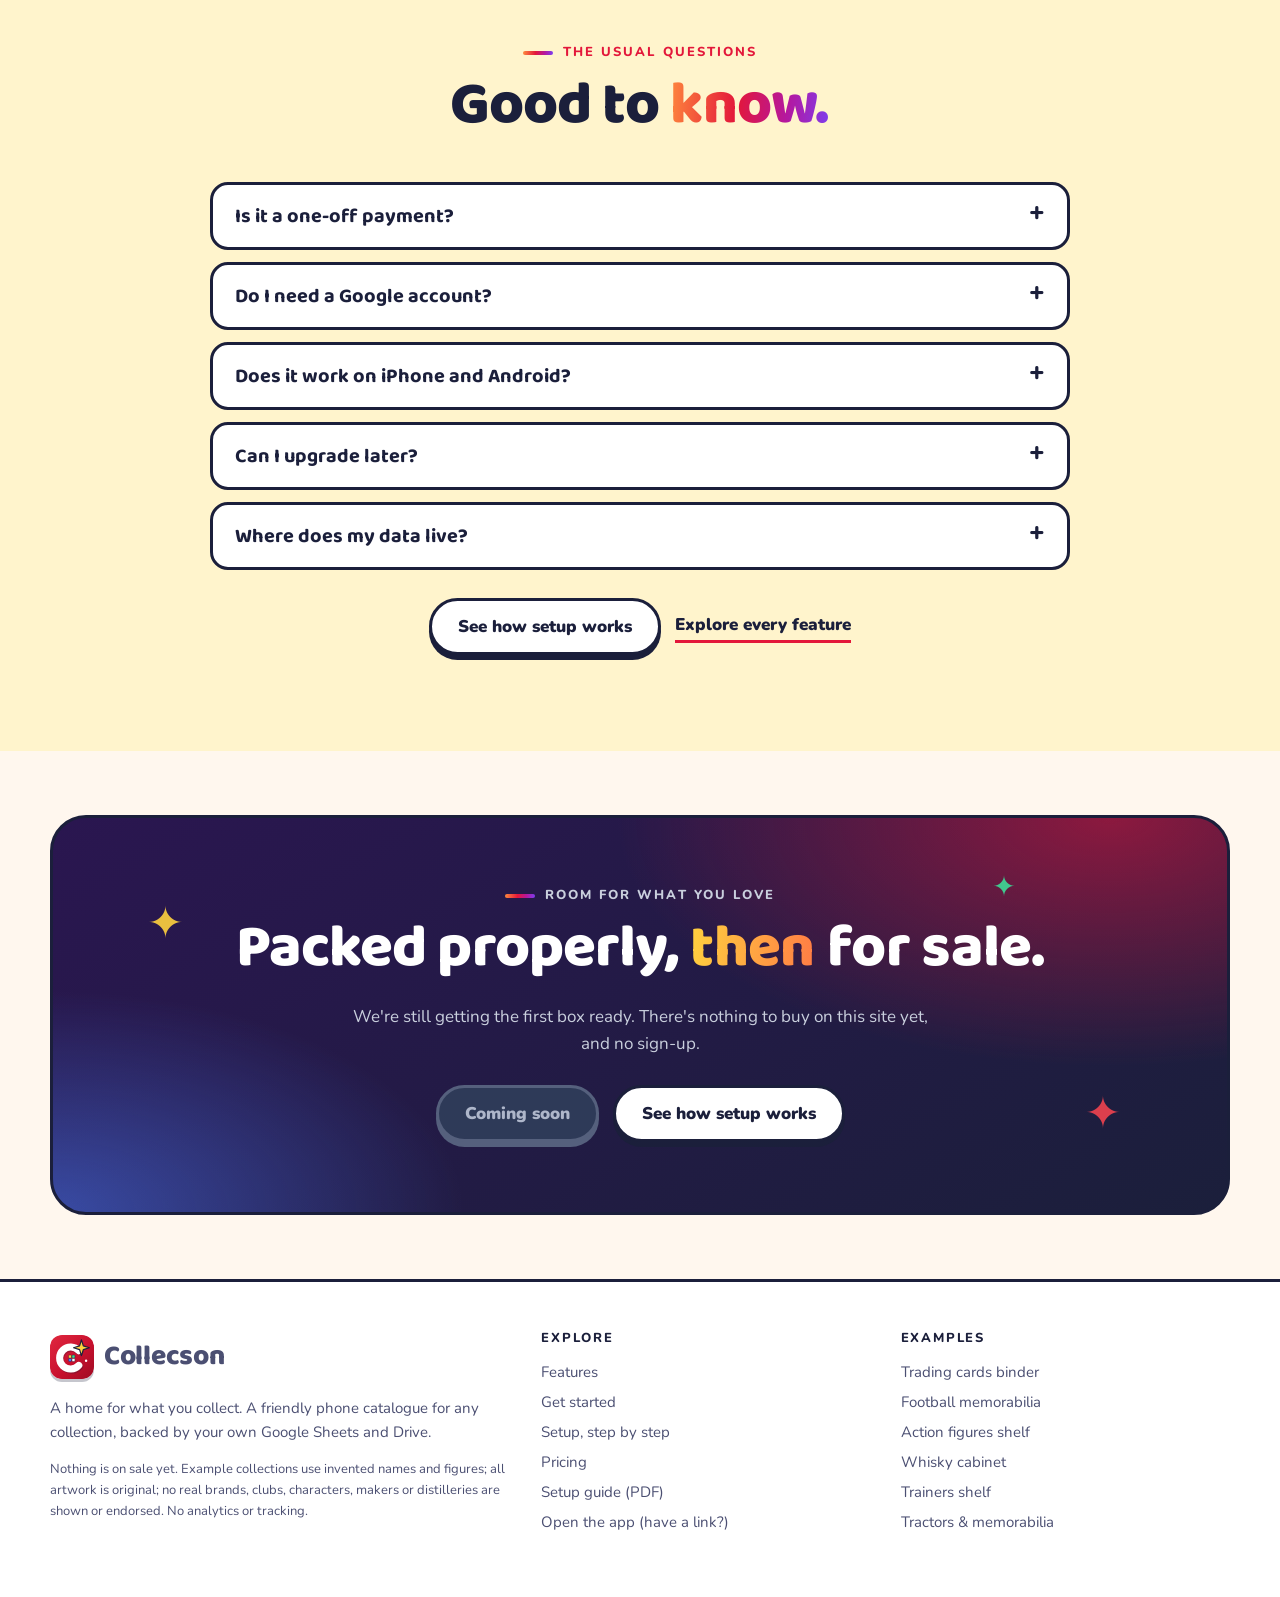
<file: pricing/index.html>
<!doctype html>
<html lang="en-GB">
<head>
<meta charset="utf-8"><meta name="viewport" content="width=device-width,initial-scale=1">
<meta name="robots" content="noindex,nofollow,noarchive"><meta name="theme-color" content="#1B1F3B">
<title>Pricing · Collecson</title>
<meta name="description" content="Collecson is a one-off purchase: £10 for Collecson and £15 for Collecson Family, which adds Kids mode. Your data stays in your Google Drive.">
<link rel="icon" href="../assets/favicon.svg" type="image/svg+xml"><link rel="icon" href="../assets/favicon-192.png" type="image/png" sizes="192x192"><link rel="apple-touch-icon" href="../assets/apple-touch-icon.png">
<link rel="preload" href="../assets/fonts/baloo2.woff2" as="font" type="font/woff2" crossorigin>
<link rel="preload" href="../assets/fonts/nunito.woff2" as="font" type="font/woff2" crossorigin>
<link rel="stylesheet" href="../assets/site.css">
</head>
<body>
<a class="skip" href="#main">Skip to content</a><header class="top"><div class="wrap">
<a class="brand" href="../" aria-label="Collecson home"><img src="../assets/logo.svg" width="40" height="40" alt=""><b>Collecson</b></a>
<nav class="links" aria-label="Main"><a href="../">Home</a><a href="../features/">Features</a><details class="dd"><summary>Examples</summary><div><a href="../examples/cards/"><span aria-hidden="true">🃏</span>Trading cards binder</a><a href="../examples/football/"><span aria-hidden="true">⚽</span>Football memorabilia</a><a href="../examples/figures/"><span aria-hidden="true">🦸</span>Action figures shelf</a><a href="../examples/whisky/"><span aria-hidden="true">🥃</span>Whisky cabinet</a><a href="../examples/trainers/"><span aria-hidden="true">👟</span>Trainers shelf</a><a href="../examples/tractors/"><span aria-hidden="true">🚜</span>Tractors &amp; memorabilia</a></div></details><a href="../get-started/">Get started</a><a href="../pricing/" aria-current="page">Pricing</a><a class="soon" href="../pricing/">Coming soon</a></nav>
<details class="menu"><summary>Menu</summary><nav aria-label="Mobile"><a href="../">Home</a><a href="../features/">Features</a><small>EXAMPLE COLLECTIONS</small><a href="../examples/cards/"><span aria-hidden="true">🃏</span>Trading cards binder</a><a href="../examples/football/"><span aria-hidden="true">⚽</span>Football memorabilia</a><a href="../examples/figures/"><span aria-hidden="true">🦸</span>Action figures shelf</a><a href="../examples/whisky/"><span aria-hidden="true">🥃</span>Whisky cabinet</a><a href="../examples/trainers/"><span aria-hidden="true">👟</span>Trainers shelf</a><a href="../examples/tractors/"><span aria-hidden="true">🚜</span>Tractors &amp; memorabilia</a><a href="../get-started/">Get started</a><a href="../pricing/" aria-current="page">Pricing</a></nav></details>
</div></header>
<main id="main"><section class="phead"><div class="wrap"><p class="eyebrow">Pricing</p><h1>Two options. <em>Pay once.</em></h1><p class="lede">Pick Collecson for yourself, or Collecson Family if you want Kids mode, points and a household of people. Your data stays in your own Google Drive. Nothing is on sale yet.</p></div></section>
<section class="section tight"><div class="wrap"><div class="tiers"><article class="tier"><p class="who">For one collector</p><h3>Collecson</h3><div class="price-block"><span class="price">£10</span><span class="each">one-off</span></div><p class="lede">The full app for a single collector. Photos, documents, wanted list, values, barcode scan and your own fields are all included.</p><ul class="ticks"><li>Your collection in your own Google Sheet and Drive</li><li>Photos and short videos on each item</li><li>Documents: PDF manuals, receipts, certificates and valuations</li><li>Wanted list, shop searches and set checklists</li><li>Private values behind your owner PIN</li><li>Barcode scan and typo-friendly search</li><li>Your own fields and dated logs</li><li>Remove an item and put it back</li><li>Examples that match the type you collect</li><li>Works on iPhone and Android, installed from your link</li></ul><div class="actions"><button class="btn" type="button" disabled aria-disabled="true">Coming soon</button></div></article><article class="tier featured"><p class="who">For the household</p><h3>Collecson Family</h3><div class="price-block"><span class="price">£15</span><span class="each">one-off</span></div><p class="lede">Everything in Collecson, plus family people and Kids mode.</p><ul class="ticks"><li>Everything in Collecson</li><li>Add family people (they never see money)</li><li>Kids mode: big buttons, points, badges, jobs and rewards</li><li>Kids&#x27; photos wait for your OK</li><li>Leaving Kid mode needs your PIN</li></ul><div class="actions"><button class="btn hot" type="button" disabled aria-disabled="true">Coming soon</button></div></article></div><div class="upgrade"><p><b>Add Family later.</b> Start on your own if you like. When you want Kids mode, you'll be able to upgrade for the difference — £5 at these prices. You won't need to set the collection up again.</p></div><p class="fineprint" style="margin-top:22px">A one-off price, in the same sort of range as other collector spreadsheet templates, and without a monthly catalogue subscription. Prices are in pounds sterling. Payhip isn't set up yet, so the buy buttons stay on Coming soon.</p></div></section>
<section class="section band butter"><div class="wrap"><div class="head center" style="margin-inline:auto"><p class="eyebrow">The usual questions</p><h2>Good to <em>know.</em></h2></div><div class="faq"><details><summary>Is it a one-off payment?</summary><p>Yes. You pay once for the product you choose. There's no monthly or yearly subscription. Support terms and how updates are included are still being written.</p></details><details><summary>Do I need a Google account?</summary><p>Yes. Collecson is a phone app on top of a Google Sheet in your own account. Photos and PDFs are stored in your Google Drive. You don't create an account with us.</p></details><details><summary>Does it work on iPhone and Android?</summary><p>Yes. It's a home-screen web app: add it from your private link in Safari (iPhone) or Chrome (Android). It isn't on the App Store or Google Play.</p></details><details><summary>Can I upgrade later?</summary><p>Yes. If you start with Collecson, you'll be able to add Family later for the difference (that would be £5 at these prices). Kids mode stays hidden until Family is on.</p></details><details><summary>Where does my data live?</summary><p>In your Google account: the sheet, plus Drive folders for photos and documents. Nothing is shared from your account, and this site has no analytics or tracking.</p></details></div><div class="actions" style="justify-content:center"><a class="btn light" href="../get-started/">See how setup works</a><a class="tlink" href="../features/">Explore every feature</a></div></div></section>
<section class="section tight" id="soon"><div class="wrap"><div class="cta"><span class="spark s1" aria-hidden="true">✦</span><span class="spark s2" aria-hidden="true">✦</span><span class="spark s3" aria-hidden="true">✦</span>
<p class="eyebrow" style="justify-content:center;color:#C9CFDD">ROOM FOR WHAT YOU LOVE</p><h2>Packed properly, <em>then</em> for sale.</h2><p>We're still getting the first box ready. There's nothing to buy on this site yet, and no sign-up.</p>
<div class="actions"><button class="btn" type="button" disabled aria-disabled="true">Coming soon</button><a class="btn light" href="../get-started/">See how setup works</a></div></div></div></section></main>
<footer><div class="wrap">
<div><a class="brand" href="../"><img src="../assets/logo.svg" width="44" height="44" alt=""><b>Collecson</b></a><p style="margin-top:14px">A home for what you collect. A friendly phone catalogue for any collection, backed by your own Google Sheets and Drive.</p><p class="small">Nothing is on sale yet. Example collections use invented names and figures; all artwork is original; no real brands, clubs, characters, makers or distilleries are shown or endorsed. No analytics or tracking.</p></div>
<div><h4>Explore</h4><a href="../features/">Features</a><a href="../get-started/">Get started</a><a href="../setup/">Setup, step by step</a><a href="../pricing/">Pricing</a><a href="../guide/Collecson_Setup_Guide_v5.pdf">Setup guide (PDF)</a><a href="../app/">Open the app (have a link?)</a></div>
<div><h4>Examples</h4><a href="../examples/cards/">Trading cards binder</a><a href="../examples/football/">Football memorabilia</a><a href="../examples/figures/">Action figures shelf</a><a href="../examples/whisky/">Whisky cabinet</a><a href="../examples/trainers/">Trainers shelf</a><a href="../examples/tractors/">Tractors &amp; memorabilia</a></div>
</div></footer>
</body>
</html>
</file>
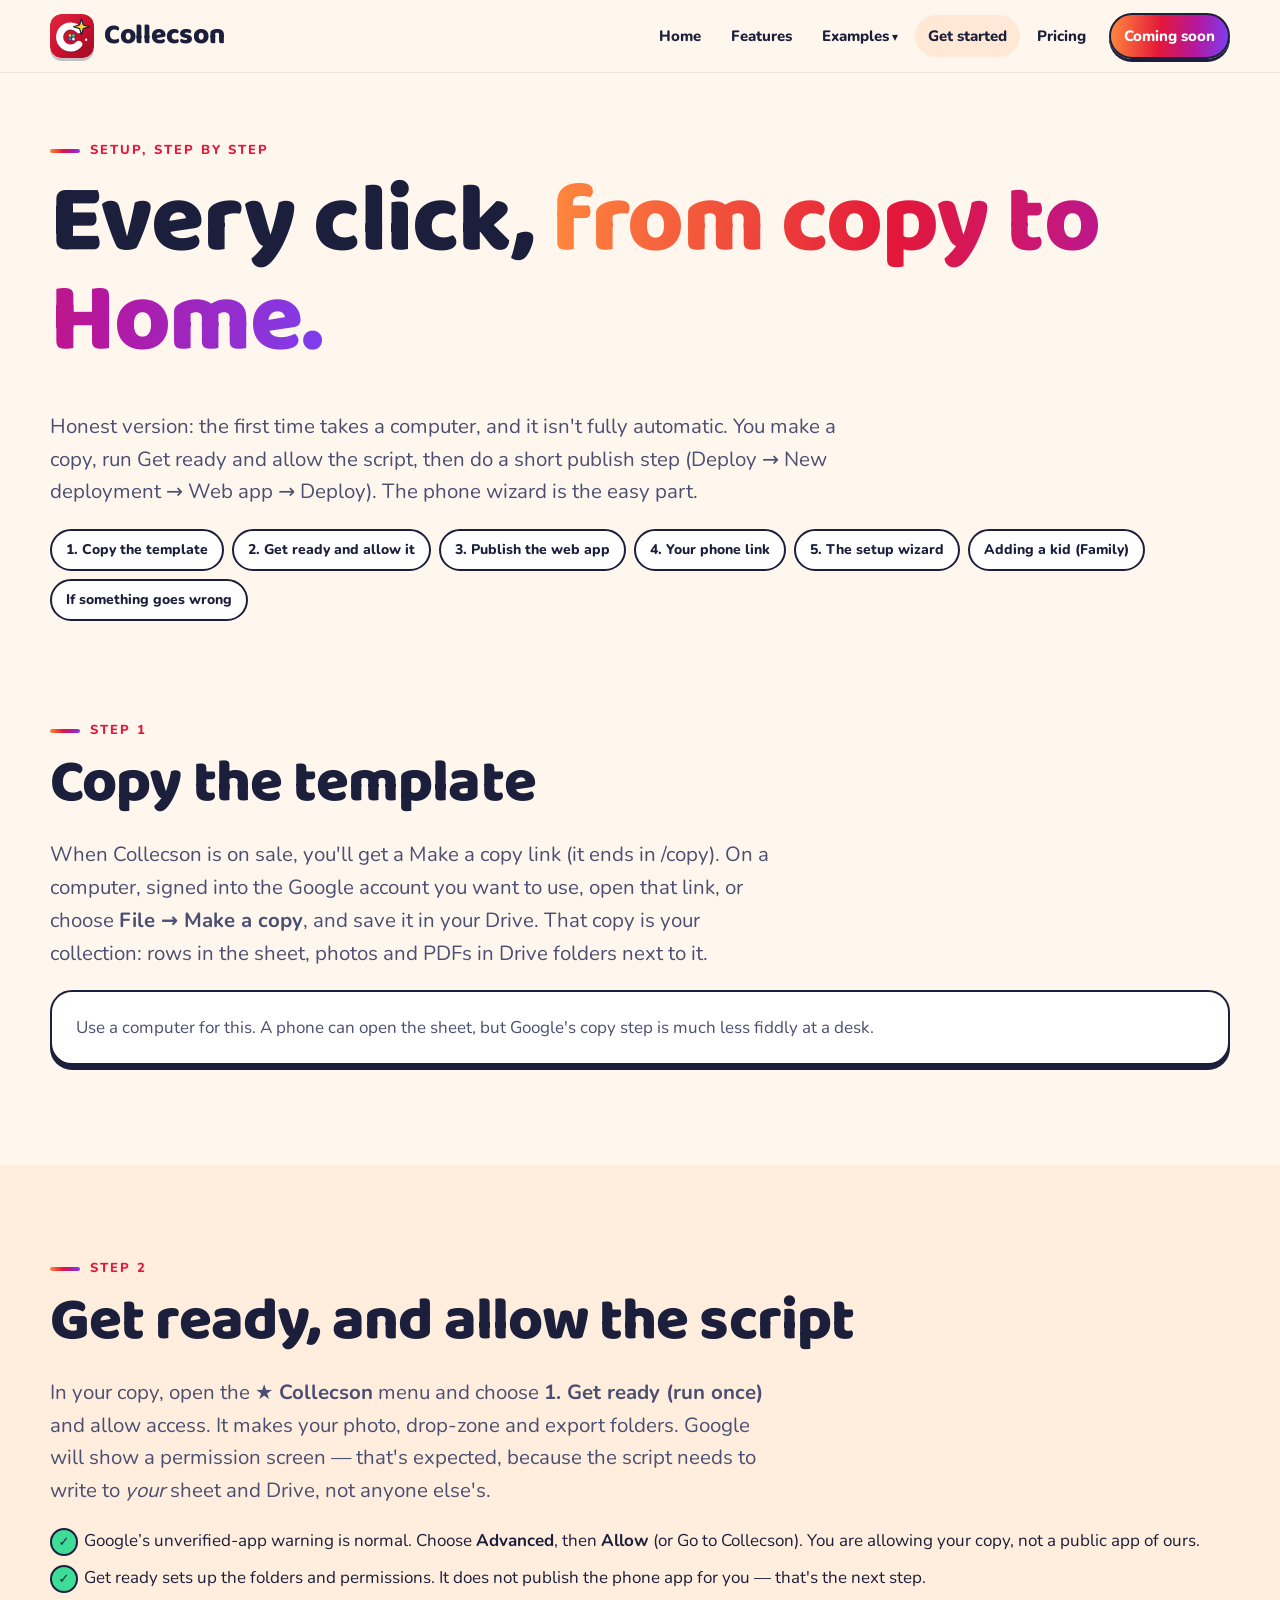
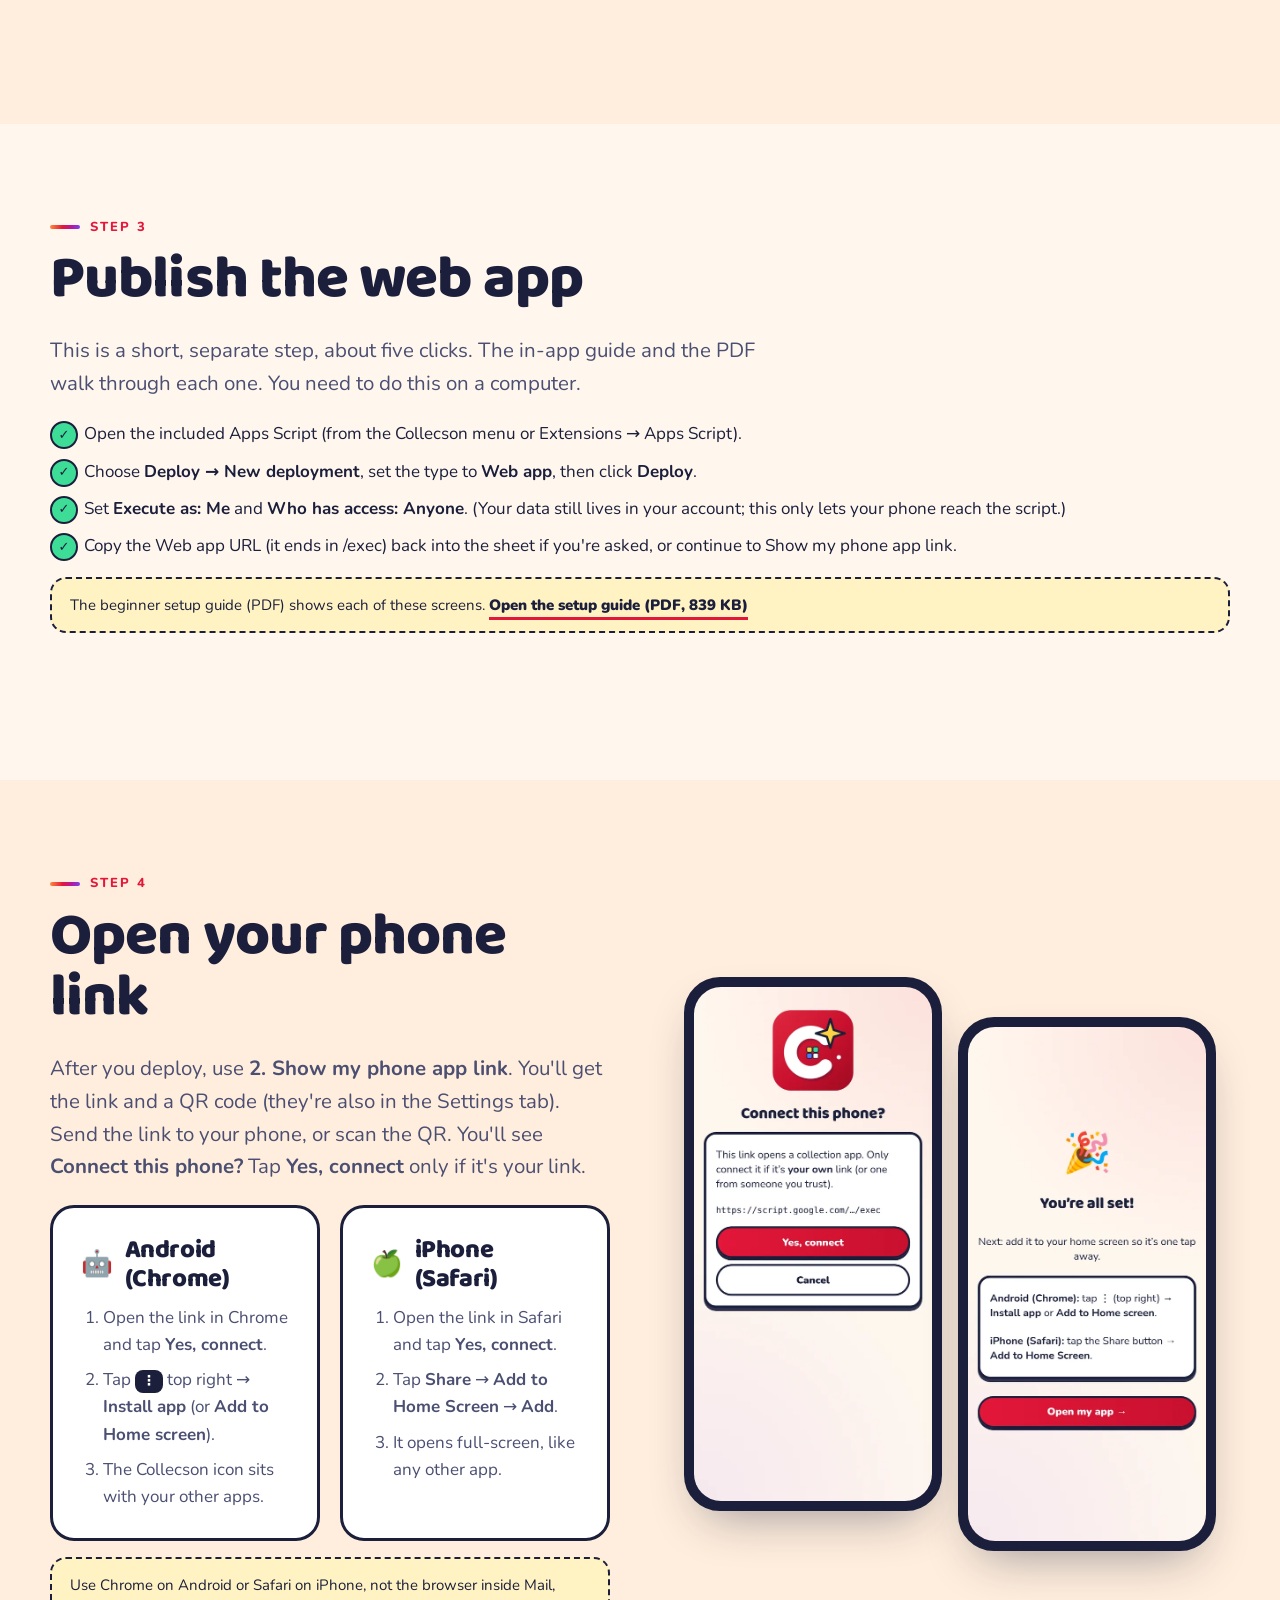
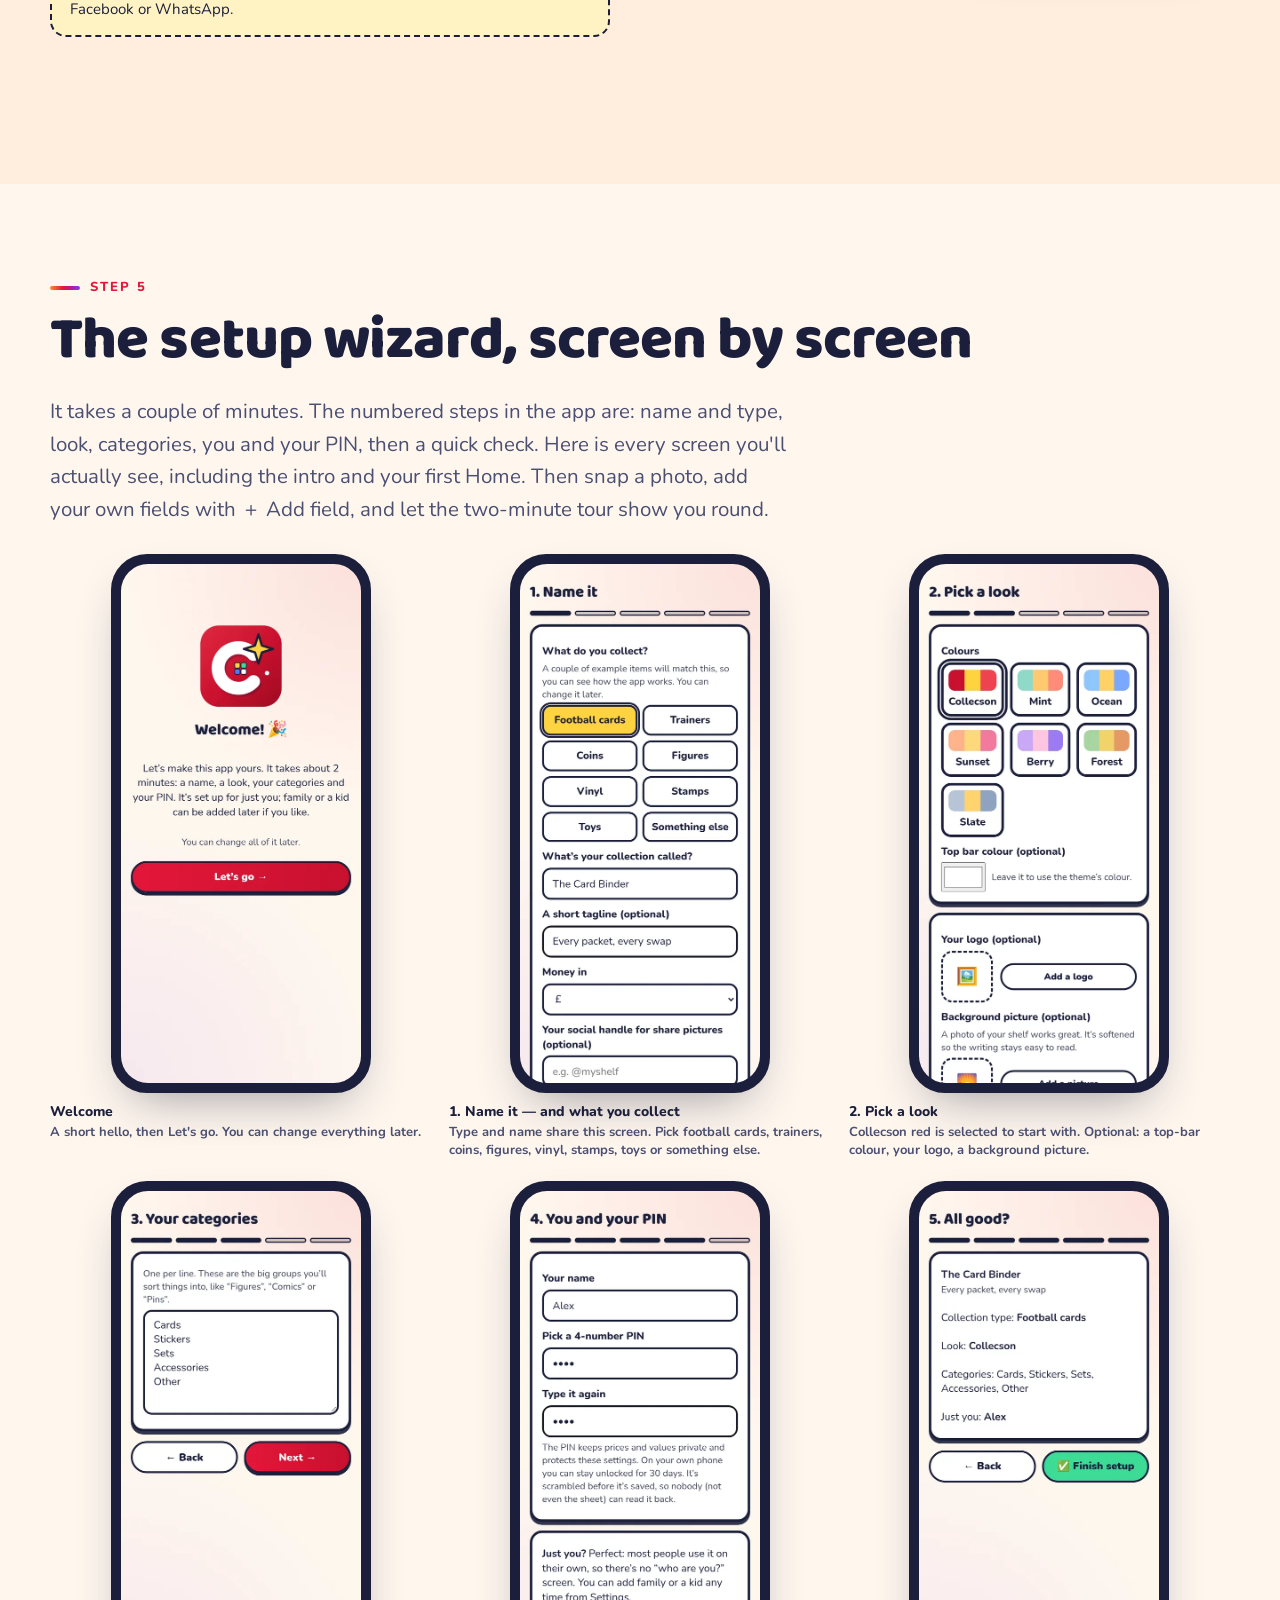
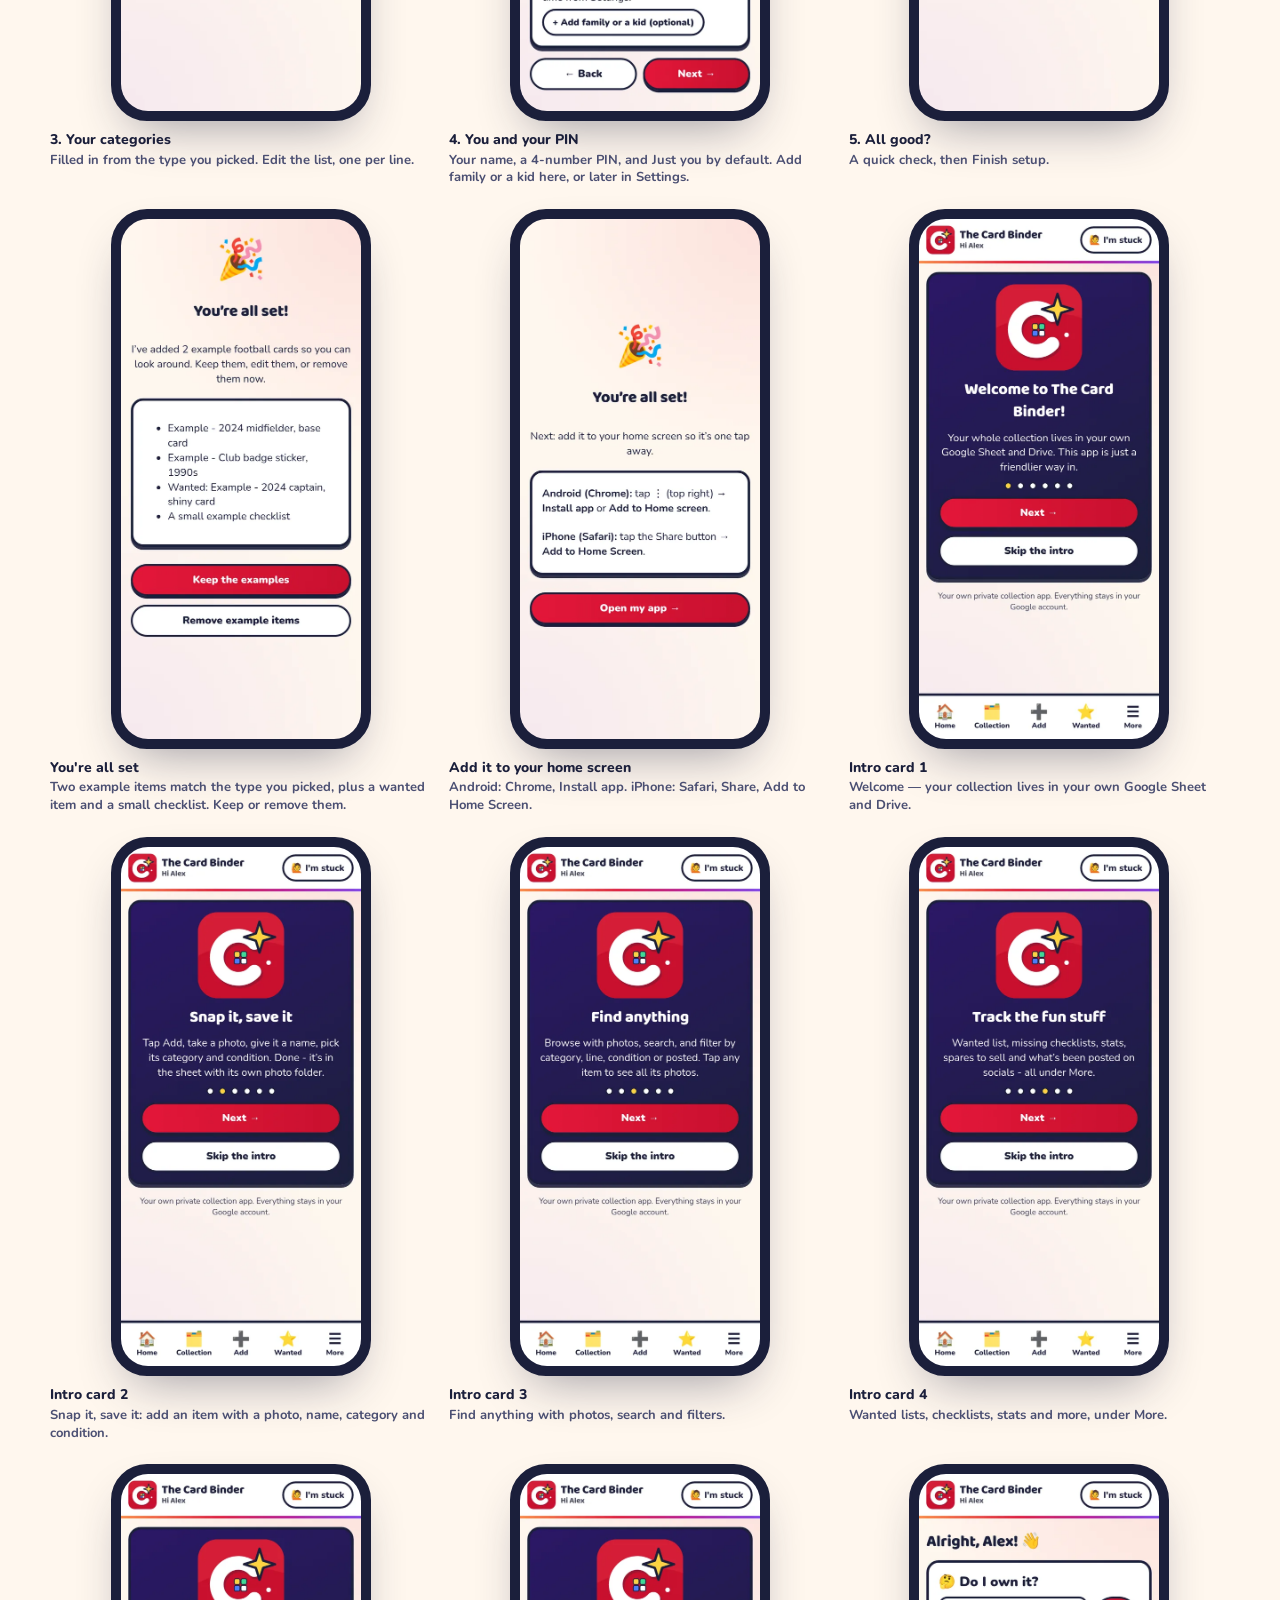
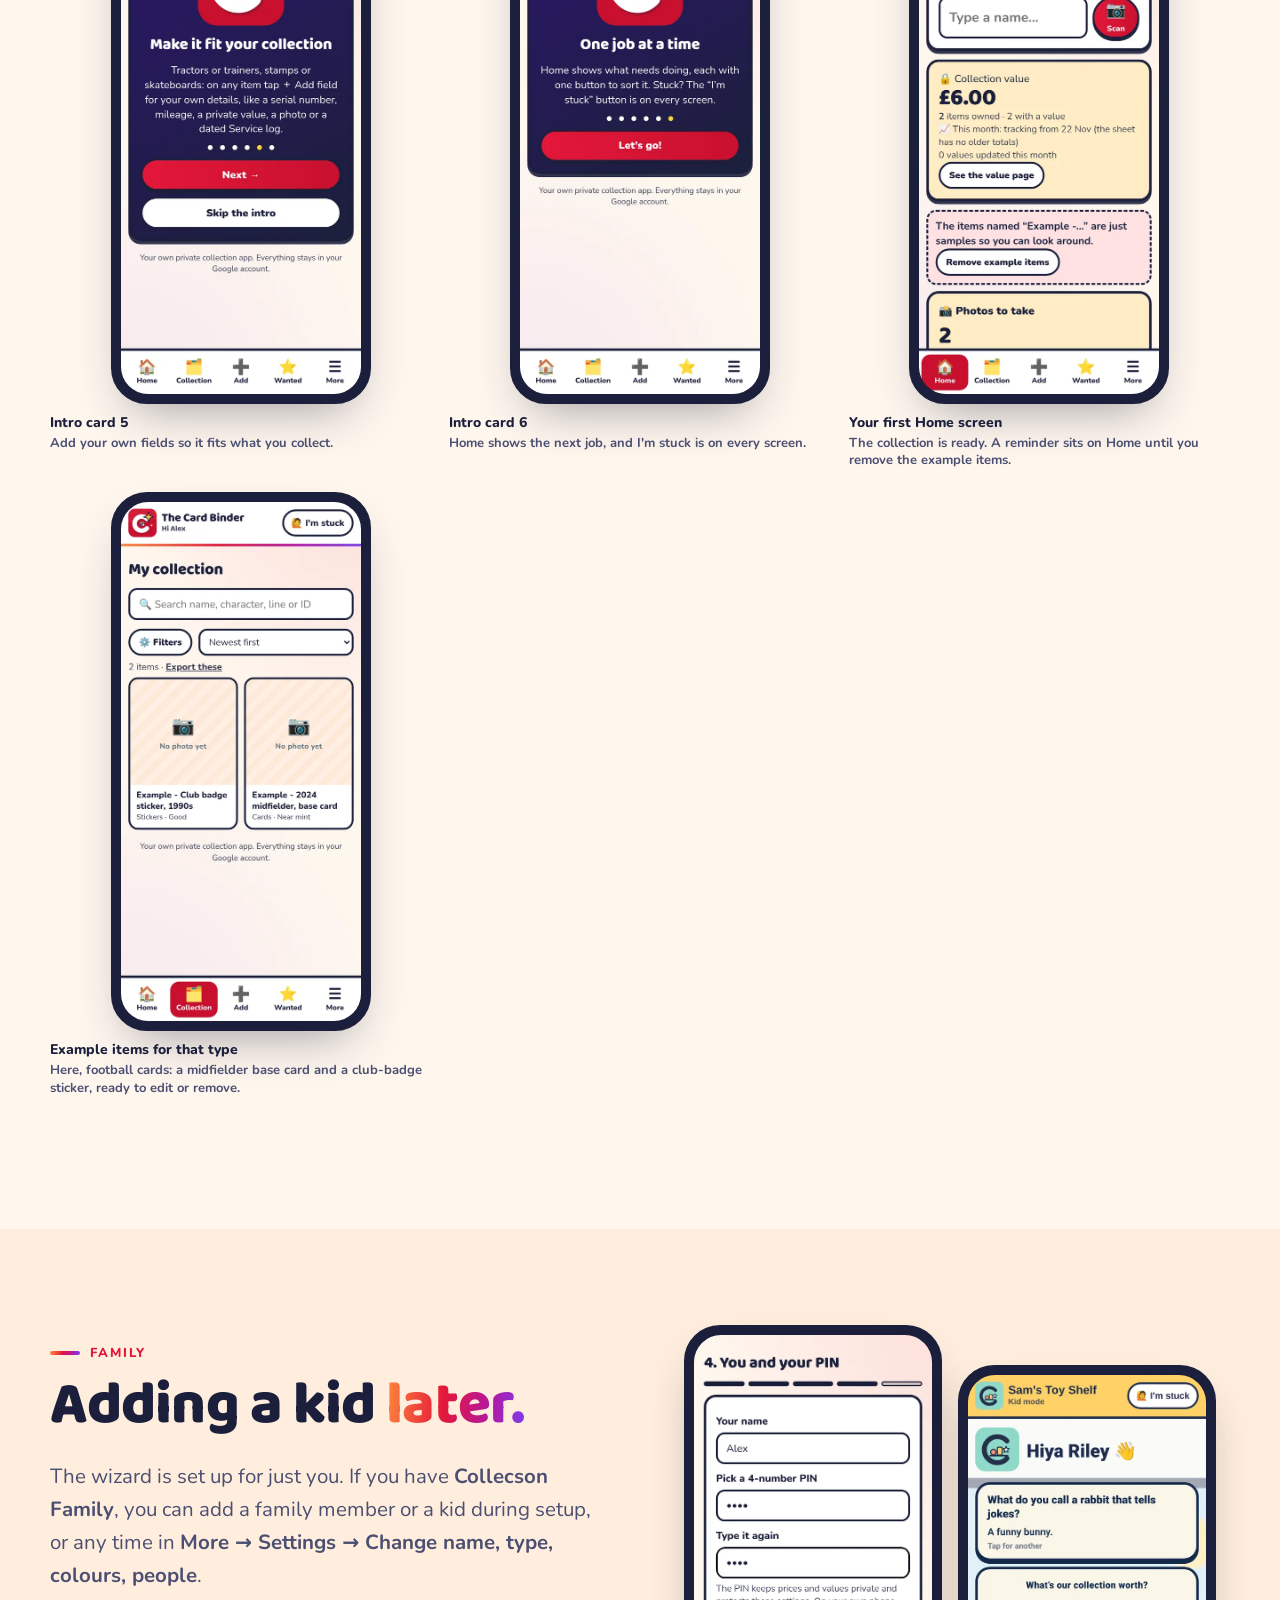
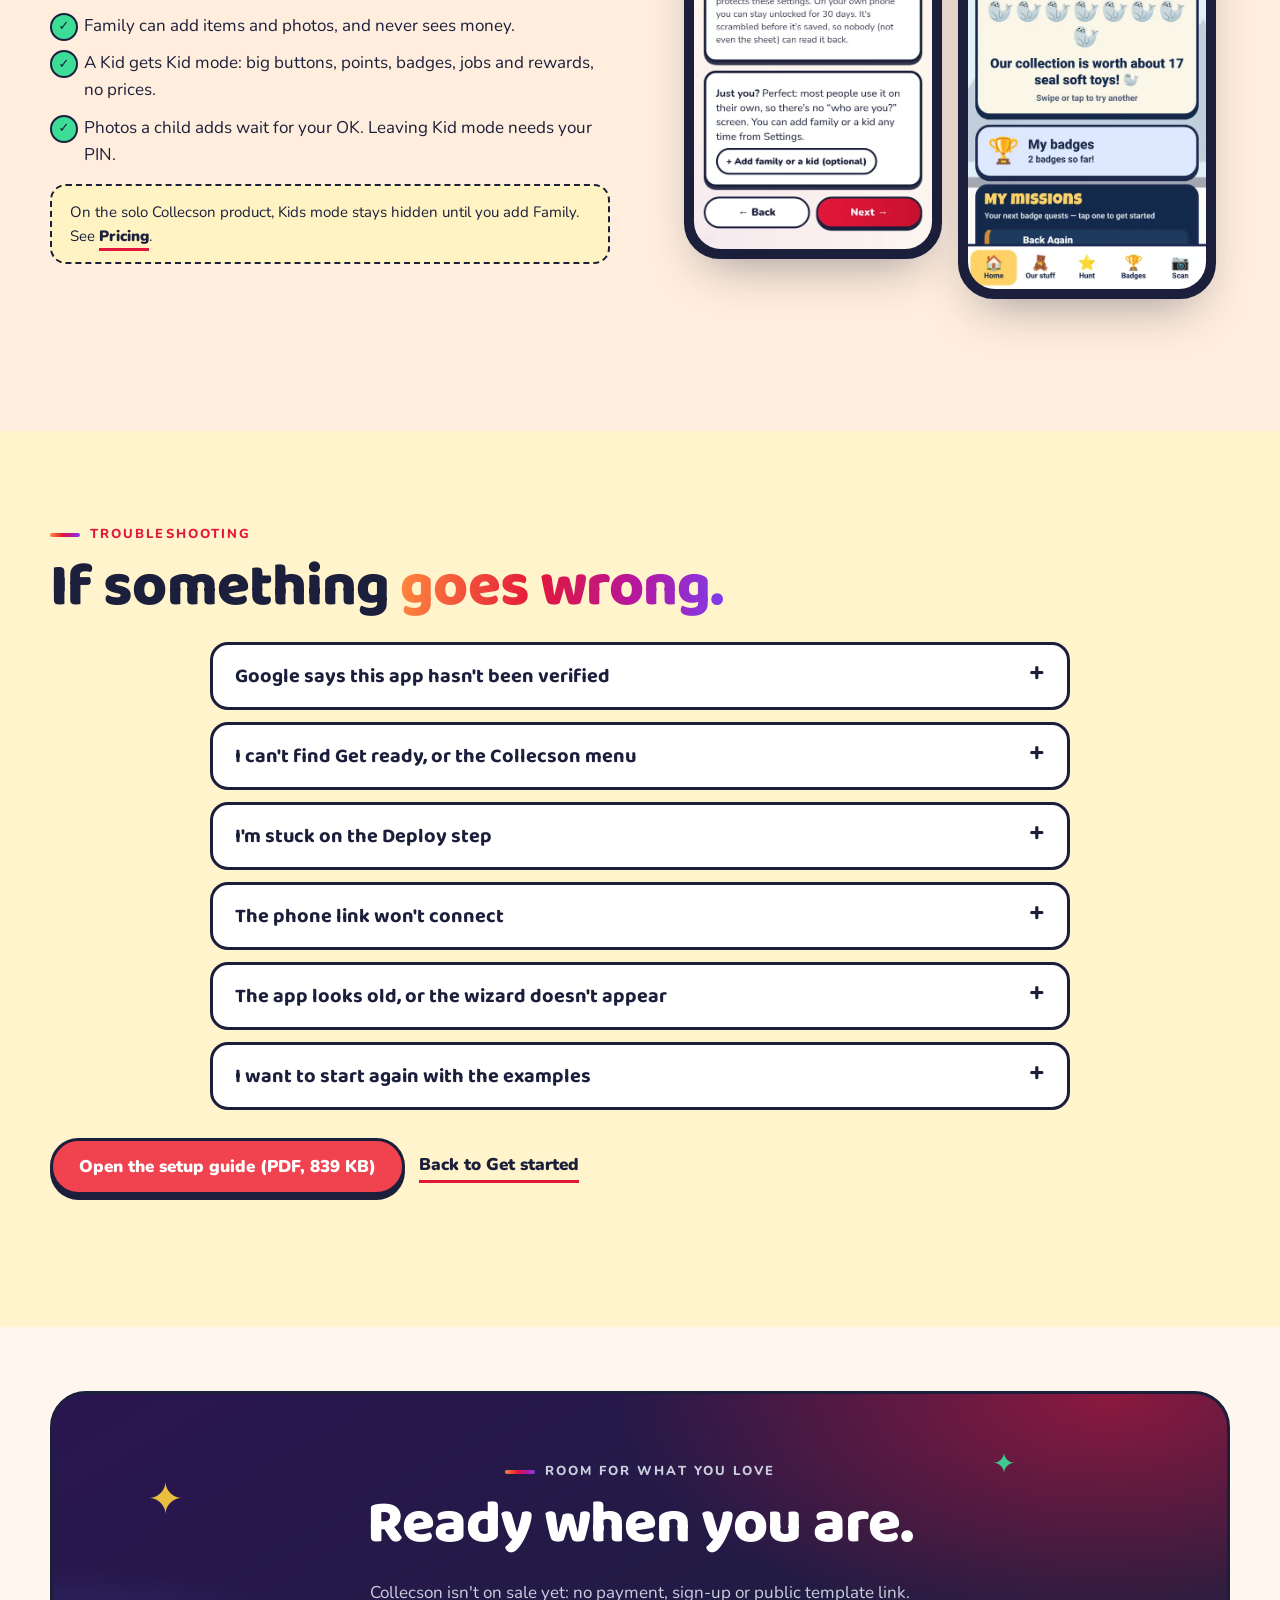
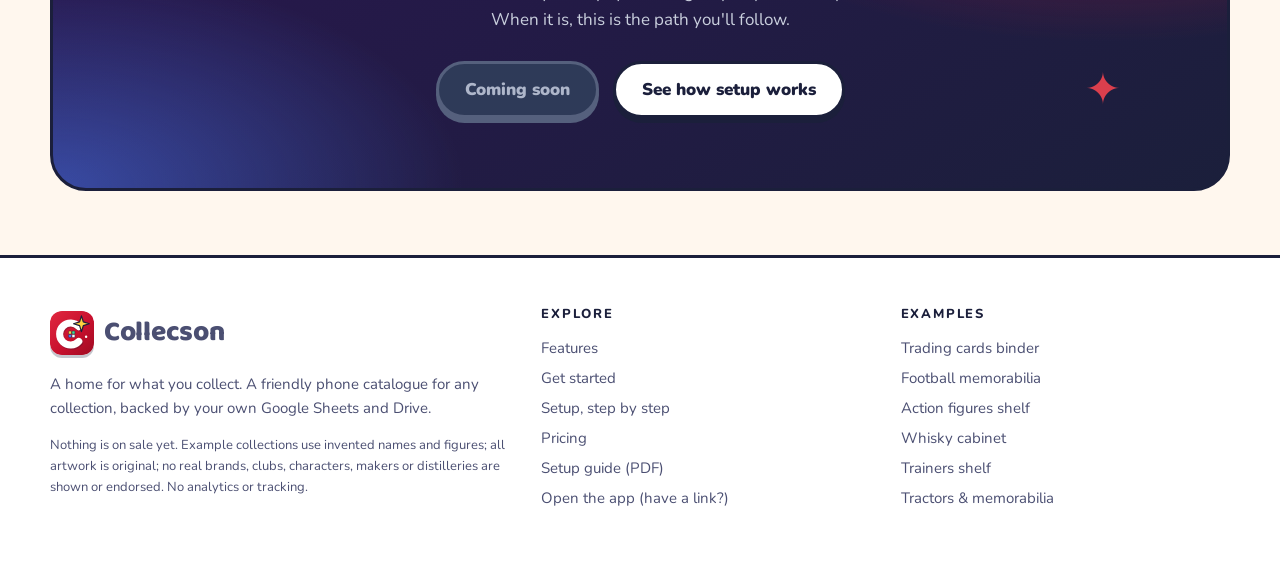
<file: setup/index.html>
<!doctype html>
<html lang="en-GB">
<head>
<meta charset="utf-8"><meta name="viewport" content="width=device-width,initial-scale=1">
<meta name="robots" content="noindex,nofollow,noarchive"><meta name="theme-color" content="#1B1F3B">
<title>Setup, step by step · Collecson</title>
<meta name="description" content="A step-by-step guide to setting up Collecson: copy the template, Get ready and allow the script, publish the web app, then open your phone link and walk through every first-run screen.">
<link rel="icon" href="../assets/favicon.svg" type="image/svg+xml"><link rel="icon" href="../assets/favicon-192.png" type="image/png" sizes="192x192"><link rel="apple-touch-icon" href="../assets/apple-touch-icon.png">
<link rel="preload" href="../assets/fonts/baloo2.woff2" as="font" type="font/woff2" crossorigin>
<link rel="preload" href="../assets/fonts/nunito.woff2" as="font" type="font/woff2" crossorigin>
<link rel="stylesheet" href="../assets/site.css">
</head>
<body>
<a class="skip" href="#main">Skip to content</a><header class="top"><div class="wrap">
<a class="brand" href="../" aria-label="Collecson home"><img src="../assets/logo.svg" width="40" height="40" alt=""><b>Collecson</b></a>
<nav class="links" aria-label="Main"><a href="../">Home</a><a href="../features/">Features</a><details class="dd"><summary>Examples</summary><div><a href="../examples/cards/"><span aria-hidden="true">🃏</span>Trading cards binder</a><a href="../examples/football/"><span aria-hidden="true">⚽</span>Football memorabilia</a><a href="../examples/figures/"><span aria-hidden="true">🦸</span>Action figures shelf</a><a href="../examples/whisky/"><span aria-hidden="true">🥃</span>Whisky cabinet</a><a href="../examples/trainers/"><span aria-hidden="true">👟</span>Trainers shelf</a><a href="../examples/tractors/"><span aria-hidden="true">🚜</span>Tractors &amp; memorabilia</a></div></details><a href="../get-started/" aria-current="page">Get started</a><a href="../pricing/">Pricing</a><a class="soon" href="../pricing/">Coming soon</a></nav>
<details class="menu"><summary>Menu</summary><nav aria-label="Mobile"><a href="../">Home</a><a href="../features/">Features</a><small>EXAMPLE COLLECTIONS</small><a href="../examples/cards/"><span aria-hidden="true">🃏</span>Trading cards binder</a><a href="../examples/football/"><span aria-hidden="true">⚽</span>Football memorabilia</a><a href="../examples/figures/"><span aria-hidden="true">🦸</span>Action figures shelf</a><a href="../examples/whisky/"><span aria-hidden="true">🥃</span>Whisky cabinet</a><a href="../examples/trainers/"><span aria-hidden="true">👟</span>Trainers shelf</a><a href="../examples/tractors/"><span aria-hidden="true">🚜</span>Tractors &amp; memorabilia</a><a href="../get-started/" aria-current="page">Get started</a><a href="../pricing/">Pricing</a></nav></details>
</div></header>
<main id="main"><section class="phead"><div class="wrap"><p class="eyebrow">Setup, step by step</p><h1>Every click, <em>from copy to Home.</em></h1><p class="lede">Honest version: the first time takes a computer, and it isn't fully automatic. You make a copy, run Get ready and allow the script, then do a short publish step (Deploy → New deployment → Web app → Deploy). The phone wizard is the easy part.</p><nav class="setup-toc" aria-label="On this page"><a href="#copy">1. Copy the template</a><a href="#get-ready">2. Get ready and allow it</a><a href="#publish">3. Publish the web app</a><a href="#phone">4. Your phone link</a><a href="#wizard">5. The setup wizard</a><a href="#family">Adding a kid (Family)</a><a href="#help">If something goes wrong</a></nav></div></section>
<section class="section tight" id="copy"><div class="wrap setup-block"><p class="eyebrow">Step 1</p><h2>Copy the template</h2><p class="lede">When Collecson is on sale, you'll get a Make a copy link (it ends in /copy). On a computer, signed into the Google account you want to use, open that link, or choose <b>File → Make a copy</b>, and save it in your Drive. That copy is your collection: rows in the sheet, photos and PDFs in Drive folders next to it.</p><div class="callout"><p>Use a computer for this. A phone can open the sheet, but Google's copy step is much less fiddly at a desk.</p></div></div></section>
<section class="section band" id="get-ready"><div class="wrap setup-block"><p class="eyebrow">Step 2</p><h2>Get ready, and allow the script</h2><p class="lede">In your copy, open the <b>★ Collecson</b> menu and choose <b>1. Get ready (run once)</b> and allow access. It makes your photo, drop-zone and export folders. Google will show a permission screen — that's expected, because the script needs to write to <em>your</em> sheet and Drive, not anyone else's.</p><ul class="ticks"><li>Google’s unverified-app warning is normal. Choose <b>Advanced</b>, then <b>Allow</b> (or Go to Collecson). You are allowing your copy, not a public app of ours.</li><li>Get ready sets up the folders and permissions. It does not publish the phone app for you — that's the next step.</li></ul></div></section>
<section class="section" id="publish"><div class="wrap setup-block"><p class="eyebrow">Step 3</p><h2>Publish the web app</h2><p class="lede">This is a short, separate step, about five clicks. The in-app guide and the PDF walk through each one. You need to do this on a computer.</p><ul class="ticks"><li>Open the included Apps Script (from the Collecson menu or Extensions → Apps Script).</li><li>Choose <b>Deploy → New deployment</b>, set the type to <b>Web app</b>, then click <b>Deploy</b>.</li><li>Set <b>Execute as: Me</b> and <b>Who has access: Anyone</b>. (Your data still lives in your account; this only lets your phone reach the script.)</li><li>Copy the Web app URL (it ends in /exec) back into the sheet if you're asked, or continue to Show my phone app link.</li></ul><p class="note" style="margin-top:18px">The beginner setup guide (PDF) shows each of these screens. <a class="tlink" href="../guide/Collecson_Setup_Guide_v5.pdf">Open the setup guide (PDF, 839 KB)</a></p></div></section>
<section class="section band" id="phone"><div class="wrap setup-block"><div class="split"><div><p class="eyebrow">Step 4</p><h2>Open your phone link</h2><p class="lede">After you deploy, use <b>2. Show my phone app link</b>. You'll get the link and a QR code (they're also in the Settings tab). Send the link to your phone, or scan the QR. You'll see <b>Connect this phone?</b> Tap <b>Yes, connect</b> only if it's your link.</p><div class="install" style="margin-top:22px"><div class="os"><h3><span aria-hidden="true">🤖</span> Android (Chrome)</h3><ol><li>Open the link in Chrome and tap <b>Yes, connect</b>.</li><li>Tap <span class="pill">⋮</span> top right → <b>Install app</b> (or <b>Add to Home screen</b>).</li><li>The Collecson icon sits with your other apps.</li></ol></div><div class="os"><h3><span aria-hidden="true">🍏</span> iPhone (Safari)</h3><ol><li>Open the link in Safari and tap <b>Yes, connect</b>.</li><li>Tap <b>Share</b> → <b>Add to Home Screen</b> → <b>Add</b>.</li><li>It opens full-screen, like any other app.</li></ol></div></div><p class="note" style="margin-top:16px">Use Chrome on Android or Safari on iPhone, not the browser inside Mail, Facebook or WhatsApp.</p></div><div class="phones"><div class="phone "><img src="../assets/shots/setup-connect.webp" width="540" height="1168" alt="Connect this phone? confirmation screen" loading=lazy></div><div class="phone "><img src="../assets/shots/setup-homescreen-hint.webp" width="540" height="1168" alt="Add Collecson to your home screen" loading=lazy></div></div></div></div></section>
<section class="section" id="wizard"><div class="wrap setup-block"><p class="eyebrow">Step 5</p><h2>The setup wizard, screen by screen</h2><p class="lede">It takes a couple of minutes. The numbered steps in the app are: name and type, look, categories, you and your PIN, then a quick check. Here is every screen you'll actually see, including the intro and your first Home. Then snap a photo, add your own fields with ＋ Add field, and let the two-minute tour show you round.</p><div class="shot-grid" style="margin-top:28px"><figure><div class="phone "><img src="../assets/shots/setup-welcome.webp" width="540" height="1168" alt="Welcome" loading=lazy></div><figcaption>Welcome<small>A short hello, then Let&#x27;s go. You can change everything later.</small></figcaption></figure><figure><div class="phone "><img src="../assets/shots/setup-name.webp" width="540" height="1168" alt="1. Name it — and what you collect" loading=lazy></div><figcaption>1. Name it — and what you collect<small>Type and name share this screen. Pick football cards, trainers, coins, figures, vinyl, stamps, toys or something else.</small></figcaption></figure><figure><div class="phone "><img src="../assets/shots/setup-look.webp" width="540" height="1168" alt="2. Pick a look" loading=lazy></div><figcaption>2. Pick a look<small>Collecson red is selected to start with. Optional: a top-bar colour, your logo, a background picture.</small></figcaption></figure><figure><div class="phone "><img src="../assets/shots/setup-categories.webp" width="540" height="1168" alt="3. Your categories" loading=lazy></div><figcaption>3. Your categories<small>Filled in from the type you picked. Edit the list, one per line.</small></figcaption></figure><figure><div class="phone "><img src="../assets/shots/setup-people.webp" width="540" height="1168" alt="4. You and your PIN" loading=lazy></div><figcaption>4. You and your PIN<small>Your name, a 4-number PIN, and Just you by default. Add family or a kid here, or later in Settings.</small></figcaption></figure><figure><div class="phone "><img src="../assets/shots/setup-review.webp" width="540" height="1168" alt="5. All good?" loading=lazy></div><figcaption>5. All good?<small>A quick check, then Finish setup.</small></figcaption></figure><figure><div class="phone "><img src="../assets/shots/setup-allset.webp" width="540" height="1168" alt="You&#x27;re all set" loading=lazy></div><figcaption>You&#x27;re all set<small>Two example items match the type you picked, plus a wanted item and a small checklist. Keep or remove them.</small></figcaption></figure><figure><div class="phone "><img src="../assets/shots/setup-homescreen-hint.webp" width="540" height="1168" alt="Add it to your home screen" loading=lazy></div><figcaption>Add it to your home screen<small>Android: Chrome, Install app. iPhone: Safari, Share, Add to Home Screen.</small></figcaption></figure><figure><div class="phone "><img src="../assets/shots/setup-intro-1.webp" width="540" height="1168" alt="Intro card 1" loading=lazy></div><figcaption>Intro card 1<small>Welcome — your collection lives in your own Google Sheet and Drive.</small></figcaption></figure><figure><div class="phone "><img src="../assets/shots/setup-intro-2.webp" width="540" height="1168" alt="Intro card 2" loading=lazy></div><figcaption>Intro card 2<small>Snap it, save it: add an item with a photo, name, category and condition.</small></figcaption></figure><figure><div class="phone "><img src="../assets/shots/setup-intro-3.webp" width="540" height="1168" alt="Intro card 3" loading=lazy></div><figcaption>Intro card 3<small>Find anything with photos, search and filters.</small></figcaption></figure><figure><div class="phone "><img src="../assets/shots/setup-intro-4.webp" width="540" height="1168" alt="Intro card 4" loading=lazy></div><figcaption>Intro card 4<small>Wanted lists, checklists, stats and more, under More.</small></figcaption></figure><figure><div class="phone "><img src="../assets/shots/setup-intro-5.webp" width="540" height="1168" alt="Intro card 5" loading=lazy></div><figcaption>Intro card 5<small>Add your own fields so it fits what you collect.</small></figcaption></figure><figure><div class="phone "><img src="../assets/shots/setup-intro-6.webp" width="540" height="1168" alt="Intro card 6" loading=lazy></div><figcaption>Intro card 6<small>Home shows the next job, and I&#x27;m stuck is on every screen.</small></figcaption></figure><figure><div class="phone "><img src="../assets/shots/setup-home.webp" width="540" height="1168" alt="Your first Home screen" loading=lazy></div><figcaption>Your first Home screen<small>The collection is ready. A reminder sits on Home until you remove the example items.</small></figcaption></figure><figure><div class="phone "><img src="../assets/shots/setup-collection.webp" width="540" height="1168" alt="Example items for that type" loading=lazy></div><figcaption>Example items for that type<small>Here, football cards: a midfielder base card and a club-badge sticker, ready to edit or remove.</small></figcaption></figure></div></div></section>
<section class="section band" id="family"><div class="wrap setup-block split"><div><p class="eyebrow">Family</p><h2>Adding a kid <em>later.</em></h2><p class="lede">The wizard is set up for just you. If you have <b>Collecson Family</b>, you can add a family member or a kid during setup, or any time in <b>More → Settings → Change name, type, colours, people</b>.</p><ul class="ticks"><li>Family can add items and photos, and never sees money.</li><li>A Kid gets Kid mode: big buttons, points, badges, jobs and rewards, no prices.</li><li>Photos a child adds wait for your OK. Leaving Kid mode needs your PIN.</li></ul><p class="note" style="margin-top:16px">On the solo Collecson product, Kids mode stays hidden until you add Family. See <a class="tlink" href="../pricing/">Pricing</a>.</p></div><div class="phones"><div class="phone "><img src="../assets/shots/setup-people.webp" width="540" height="1168" alt="Just you, with an optional Add family or a kid button" loading=lazy></div><div class="phone "><img src="../assets/shots/home-kid.webp" width="540" height="1168" alt="Kid mode on the Family tier" loading=lazy></div></div></div></section>
<section class="section band butter" id="help"><div class="wrap setup-block"><p class="eyebrow">Troubleshooting</p><h2>If something <em>goes wrong.</em></h2><div class="faq"><details><summary>Google says this app hasn't been verified</summary><p>That's normal for a script that lives in your own copy of the sheet. On the warning screen, open Advanced, then Go to Collecson (or the project name), and allow it. You're allowing your copy, not a public app.</p></details><details><summary>I can't find Get ready, or the Collecson menu</summary><p>The Collecson menu appears after you open your copy of the sheet on a computer. Refresh the sheet if you've just made the copy. Get ready sets up your folders; it does not publish the phone app. For that, follow Publish the web app above, or the clicks in the PDF guide.</p></details><details><summary>I'm stuck on the Deploy step</summary><p>Open Extensions → Apps Script, then Deploy → New deployment → Web app → Deploy. Execute as: Me, Who has access: Anyone. Copy the Web app URL (it ends in /exec). The in-app guide and the PDF show each screen. If Google asks you to turn on the Apps Script API, you can ignore that switch — it isn't needed for this setup.</p></details><details><summary>The phone link won't connect</summary><p>Check it ends in /exec, and that the web app was deployed with “Who has access: Anyone” (the data still lives in your account; this only lets your phone reach the script). Don't open the link inside Mail, Facebook or WhatsApp — use Chrome or Safari. After you deploy, use “2. Show my phone app link” or the Settings tab for the link and QR code.</p></details><details><summary>The app looks old, or the wizard doesn't appear</summary><p>Close it fully and reopen it, or pull down to refresh. If you already finished setup, you'll go straight to the app; you can change the name, type, colours and people from Settings.</p></details><details><summary>I want to start again with the examples</summary><p>Remove example items from Home or Settings (it only touches the samples). If you change the collection type before you've added real items, the examples can swap to match.</p></details></div><div class="actions"><a class="btn coral" href="../guide/Collecson_Setup_Guide_v5.pdf">Open the setup guide (PDF, 839 KB)</a><a class="tlink" href="../get-started/">Back to Get started</a></div></div></section>
<section class="section tight" id="soon"><div class="wrap"><div class="cta"><span class="spark s1" aria-hidden="true">✦</span><span class="spark s2" aria-hidden="true">✦</span><span class="spark s3" aria-hidden="true">✦</span>
<p class="eyebrow" style="justify-content:center;color:#C9CFDD">ROOM FOR WHAT YOU LOVE</p><h2>Ready when you are.</h2><p>Collecson isn't on sale yet: no payment, sign-up or public template link. When it is, this is the path you'll follow.</p>
<div class="actions"><button class="btn" type="button" disabled aria-disabled="true">Coming soon</button><a class="btn light" href="../get-started/">See how setup works</a></div></div></div></section></main>
<footer><div class="wrap">
<div><a class="brand" href="../"><img src="../assets/logo.svg" width="44" height="44" alt=""><b>Collecson</b></a><p style="margin-top:14px">A home for what you collect. A friendly phone catalogue for any collection, backed by your own Google Sheets and Drive.</p><p class="small">Nothing is on sale yet. Example collections use invented names and figures; all artwork is original; no real brands, clubs, characters, makers or distilleries are shown or endorsed. No analytics or tracking.</p></div>
<div><h4>Explore</h4><a href="../features/">Features</a><a href="../get-started/">Get started</a><a href="../setup/">Setup, step by step</a><a href="../pricing/">Pricing</a><a href="../guide/Collecson_Setup_Guide_v5.pdf">Setup guide (PDF)</a><a href="../app/">Open the app (have a link?)</a></div>
<div><h4>Examples</h4><a href="../examples/cards/">Trading cards binder</a><a href="../examples/football/">Football memorabilia</a><a href="../examples/figures/">Action figures shelf</a><a href="../examples/whisky/">Whisky cabinet</a><a href="../examples/trainers/">Trainers shelf</a><a href="../examples/tractors/">Tractors &amp; memorabilia</a></div>
</div></footer>
</body>
</html>
</file>
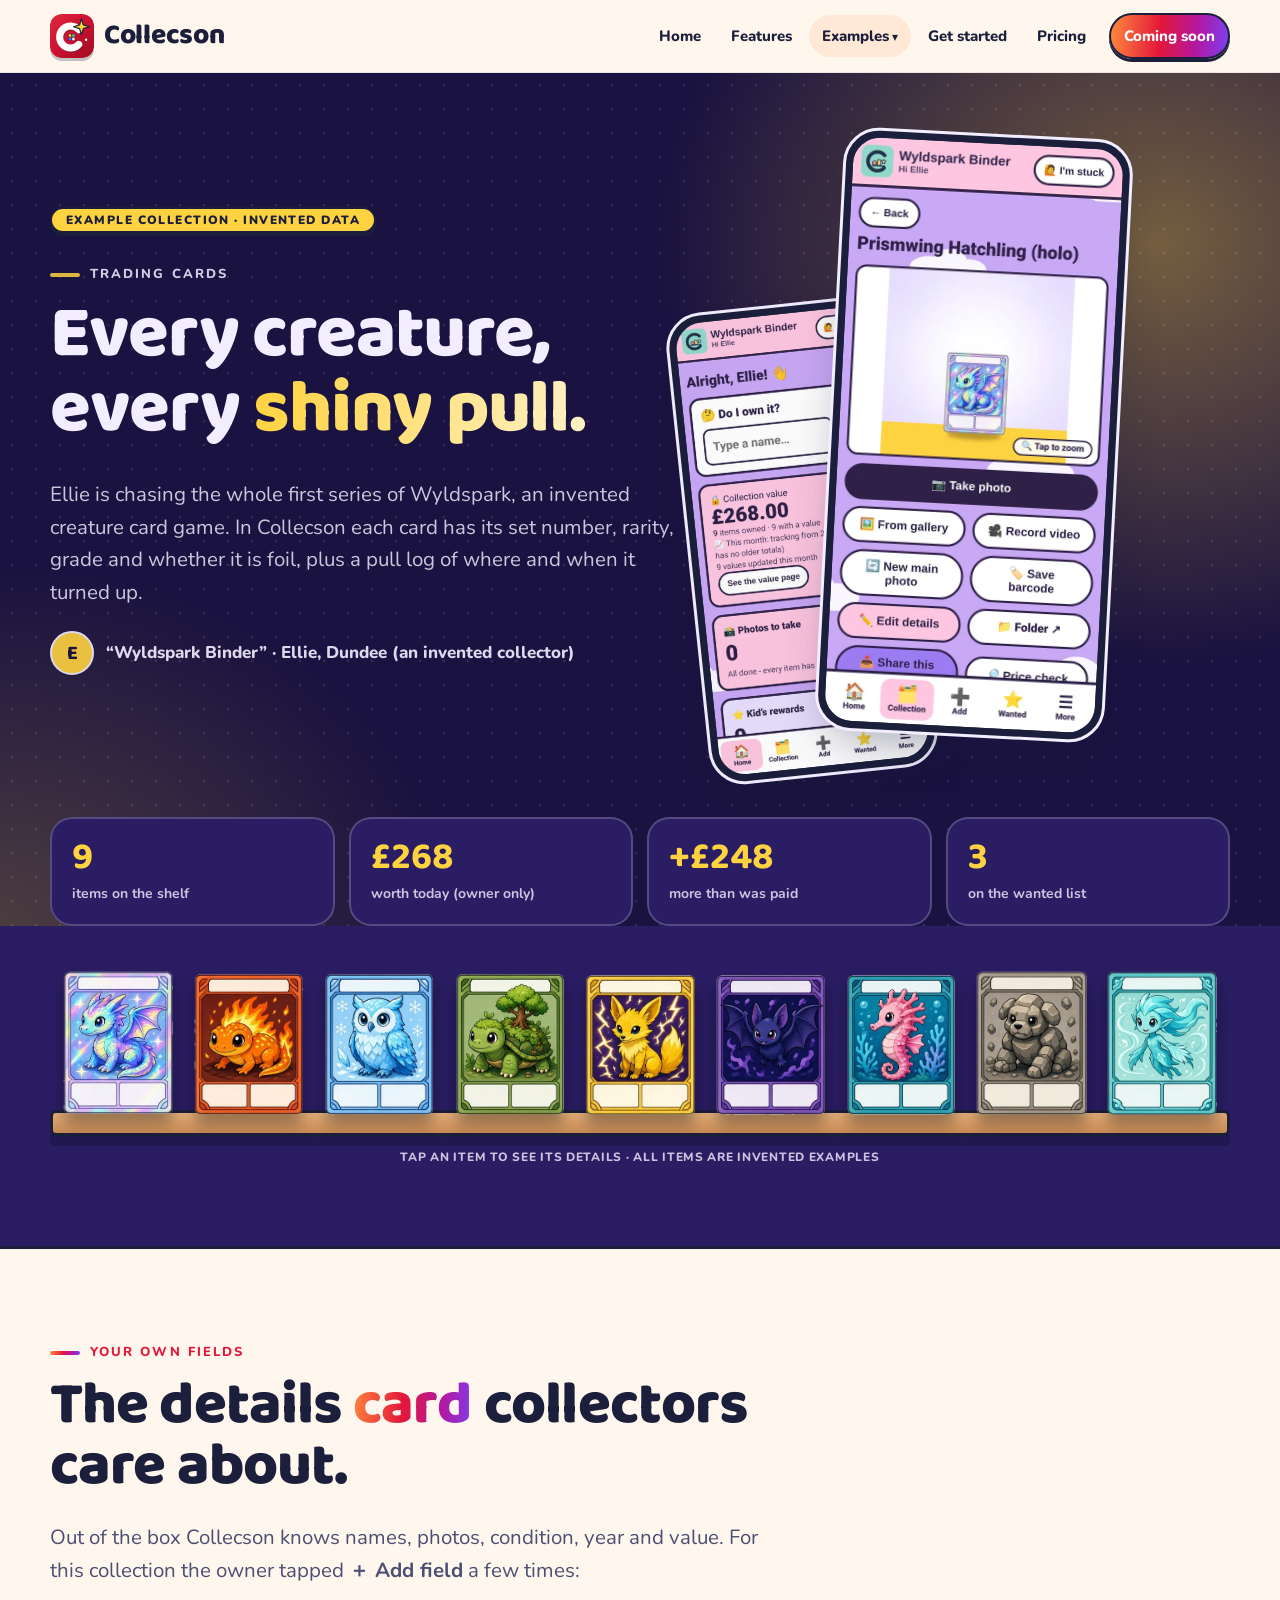
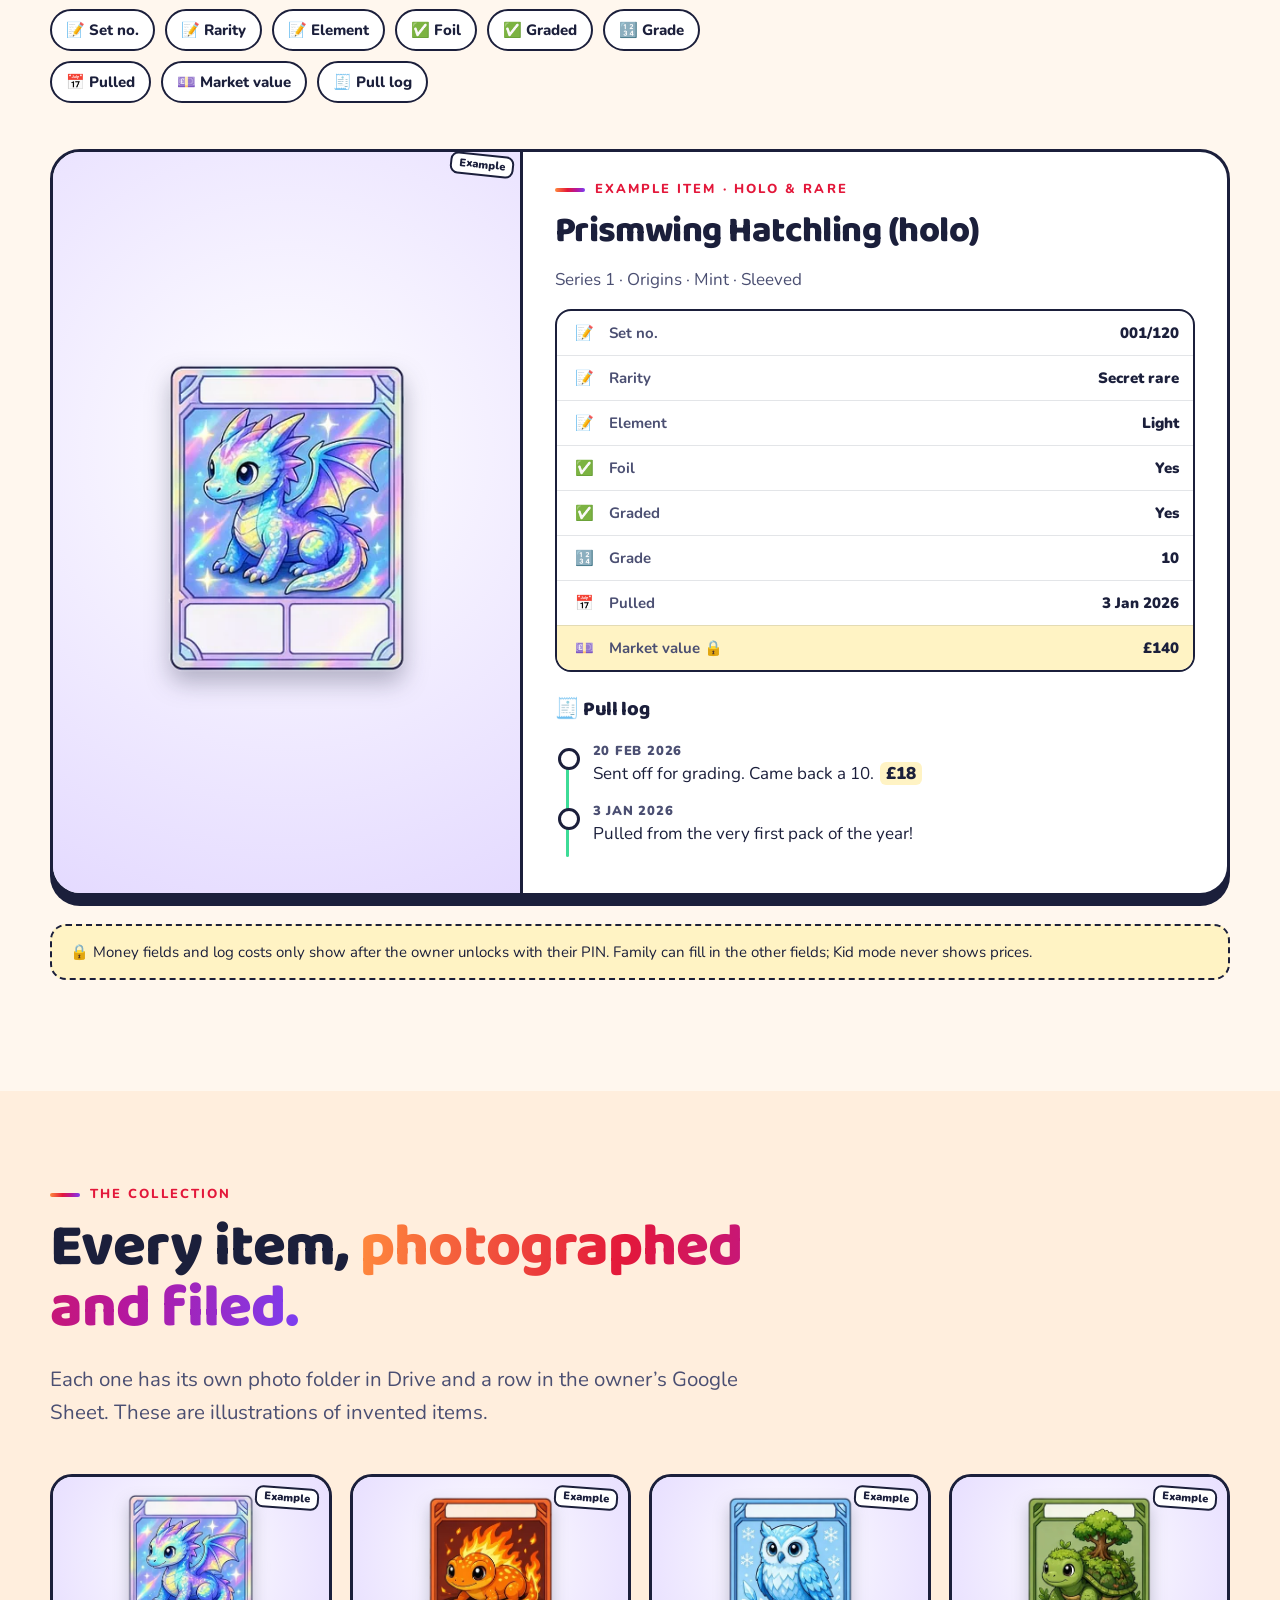
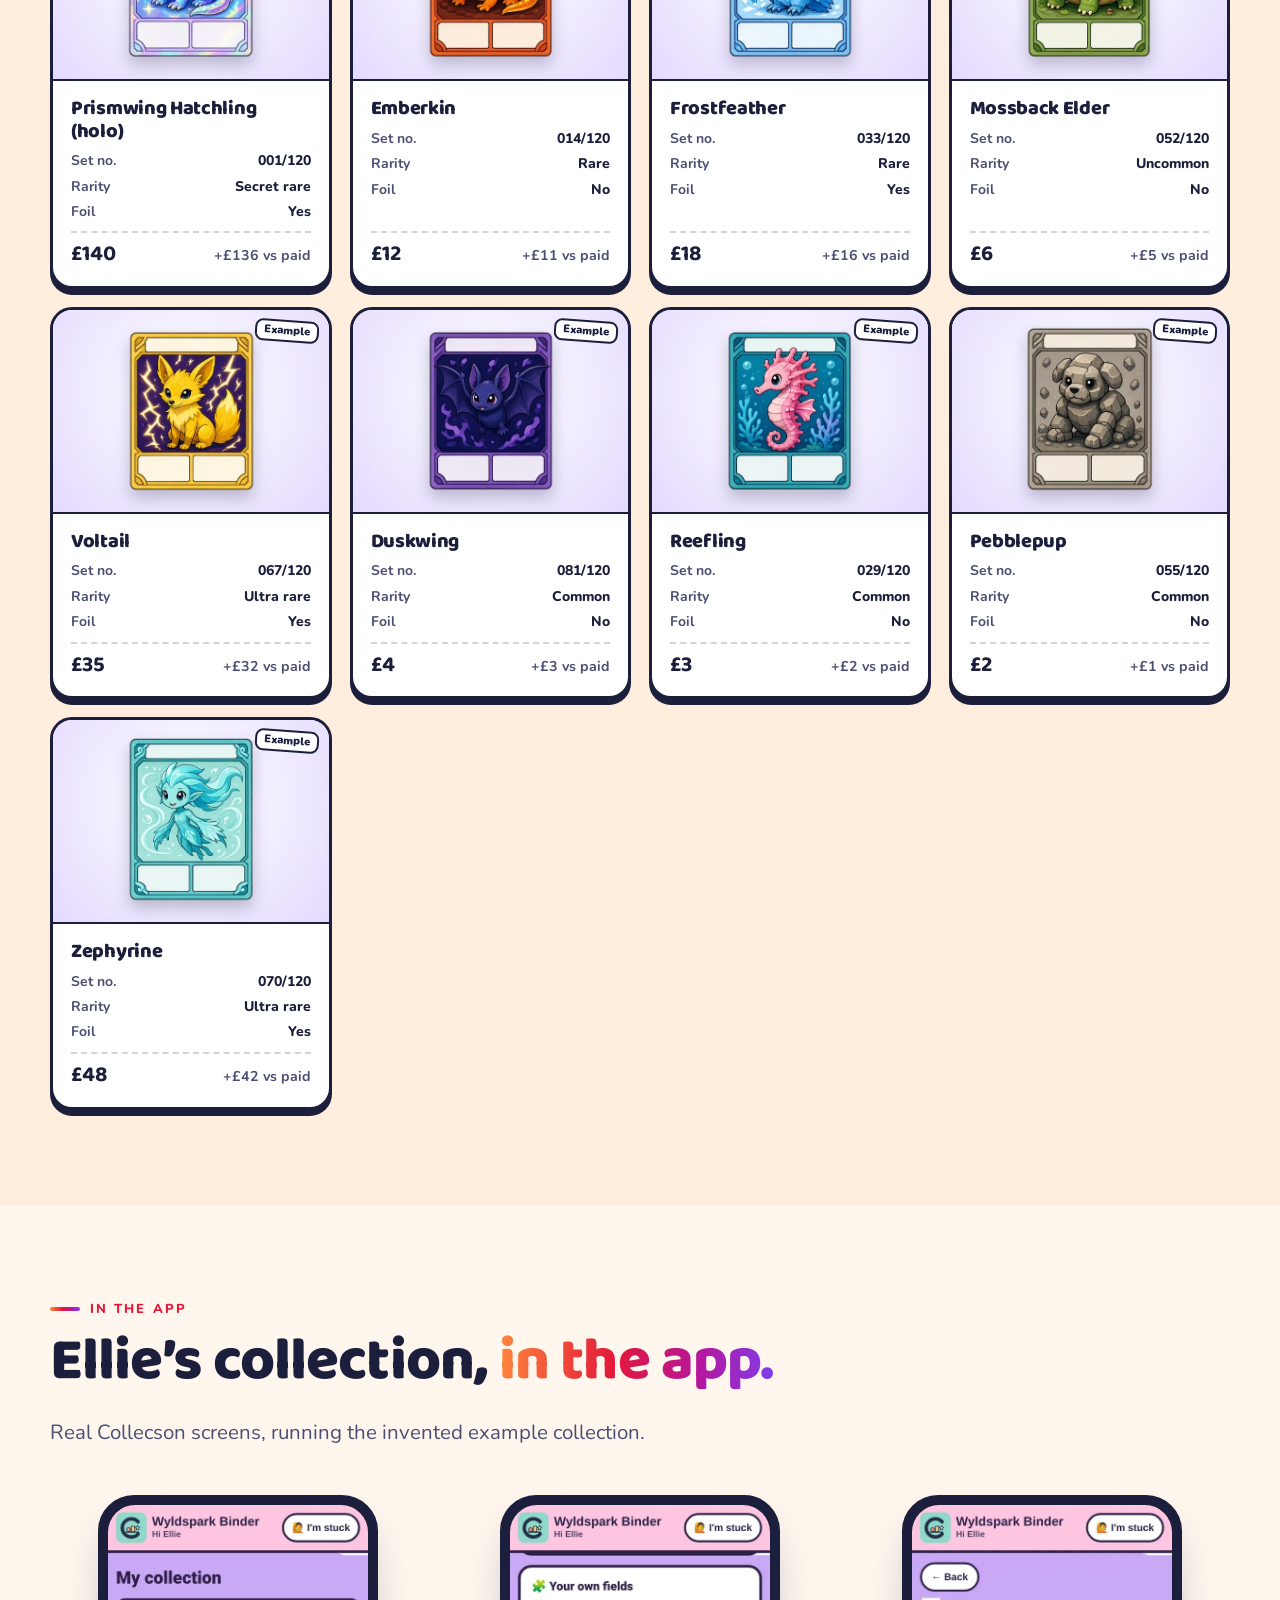
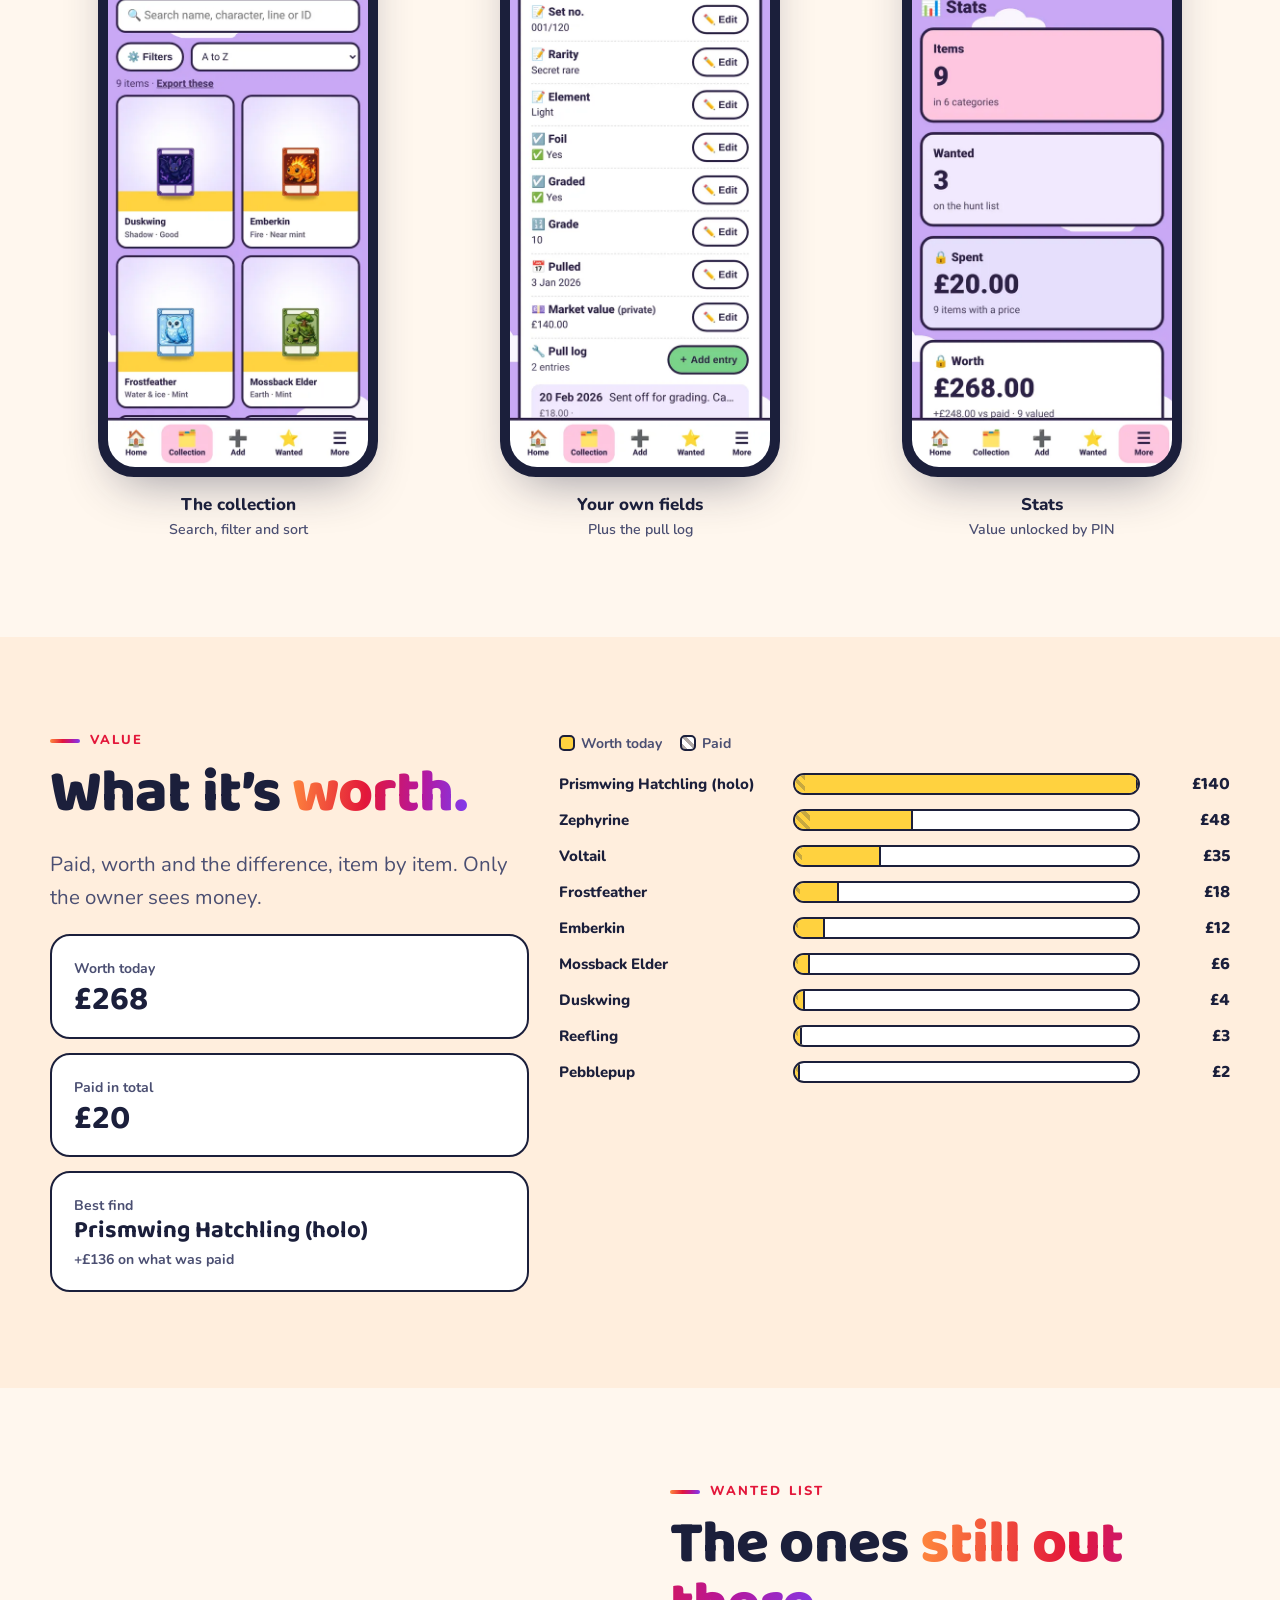
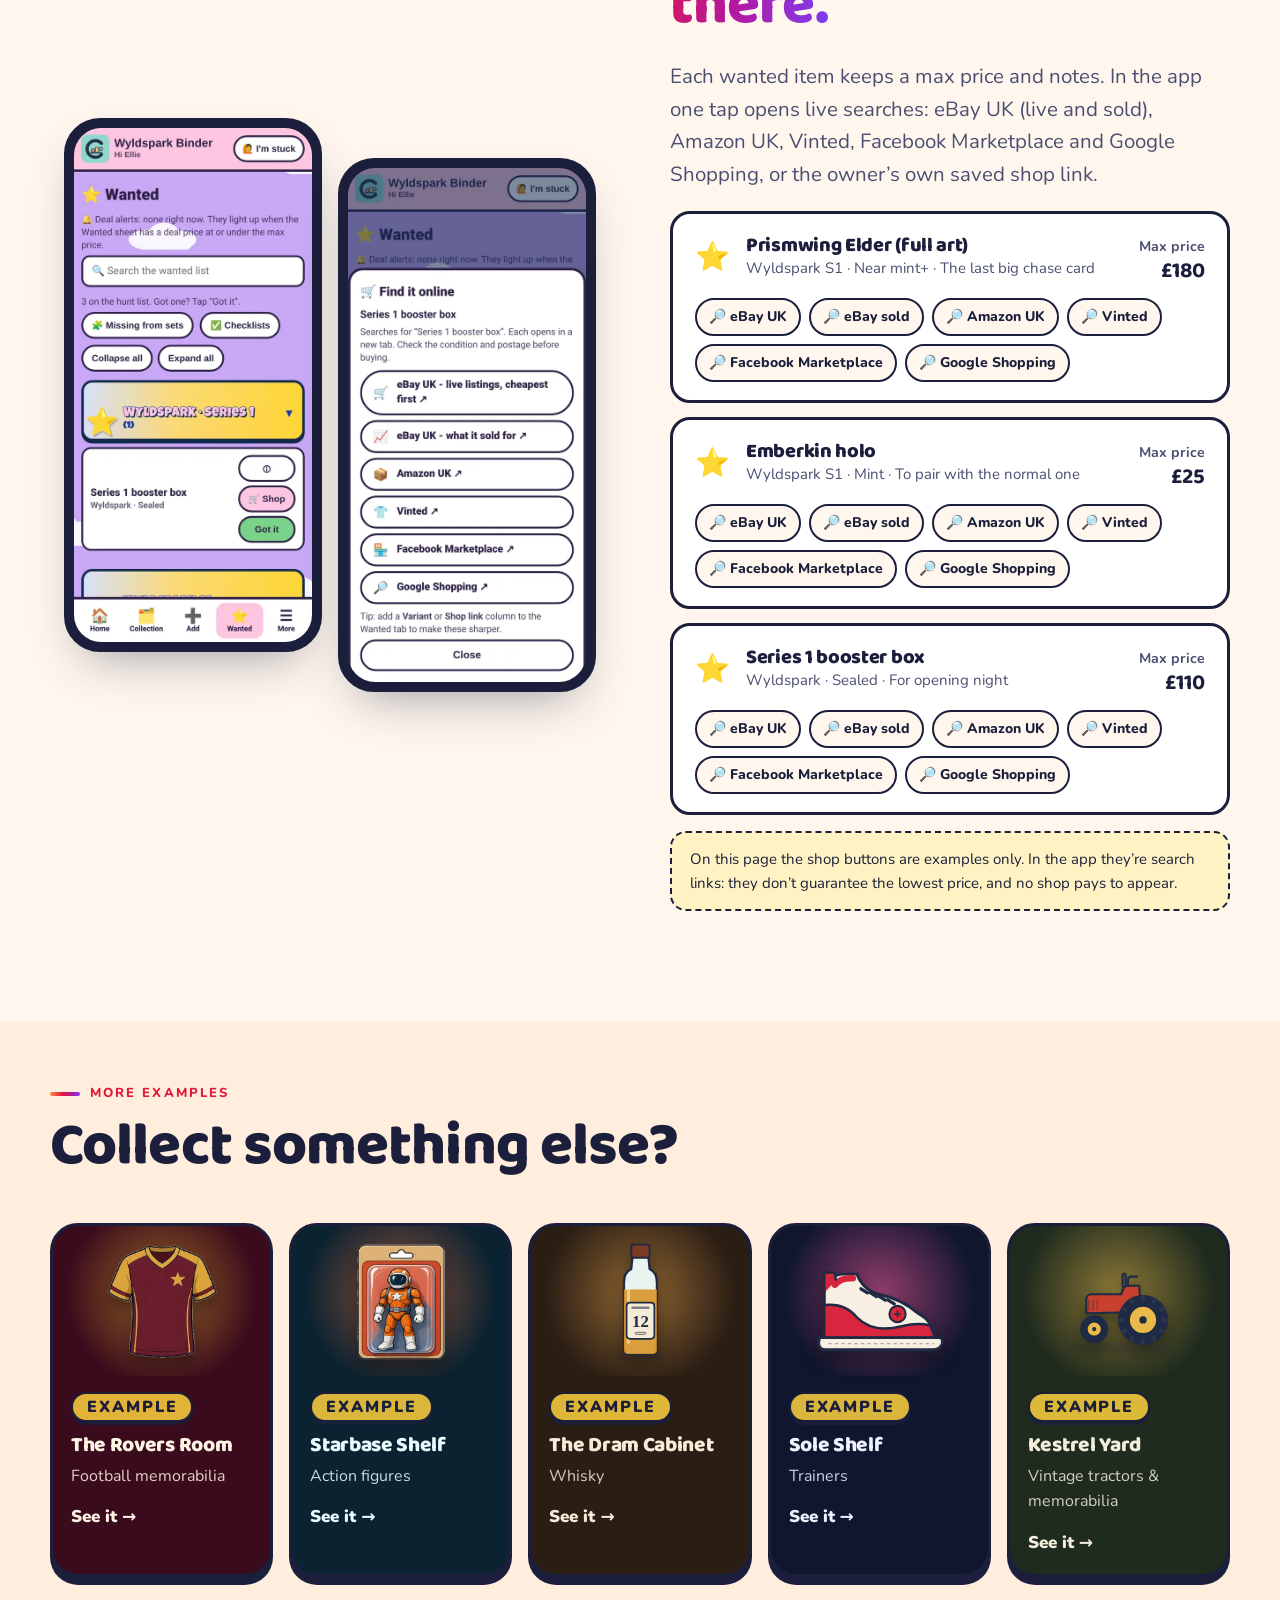
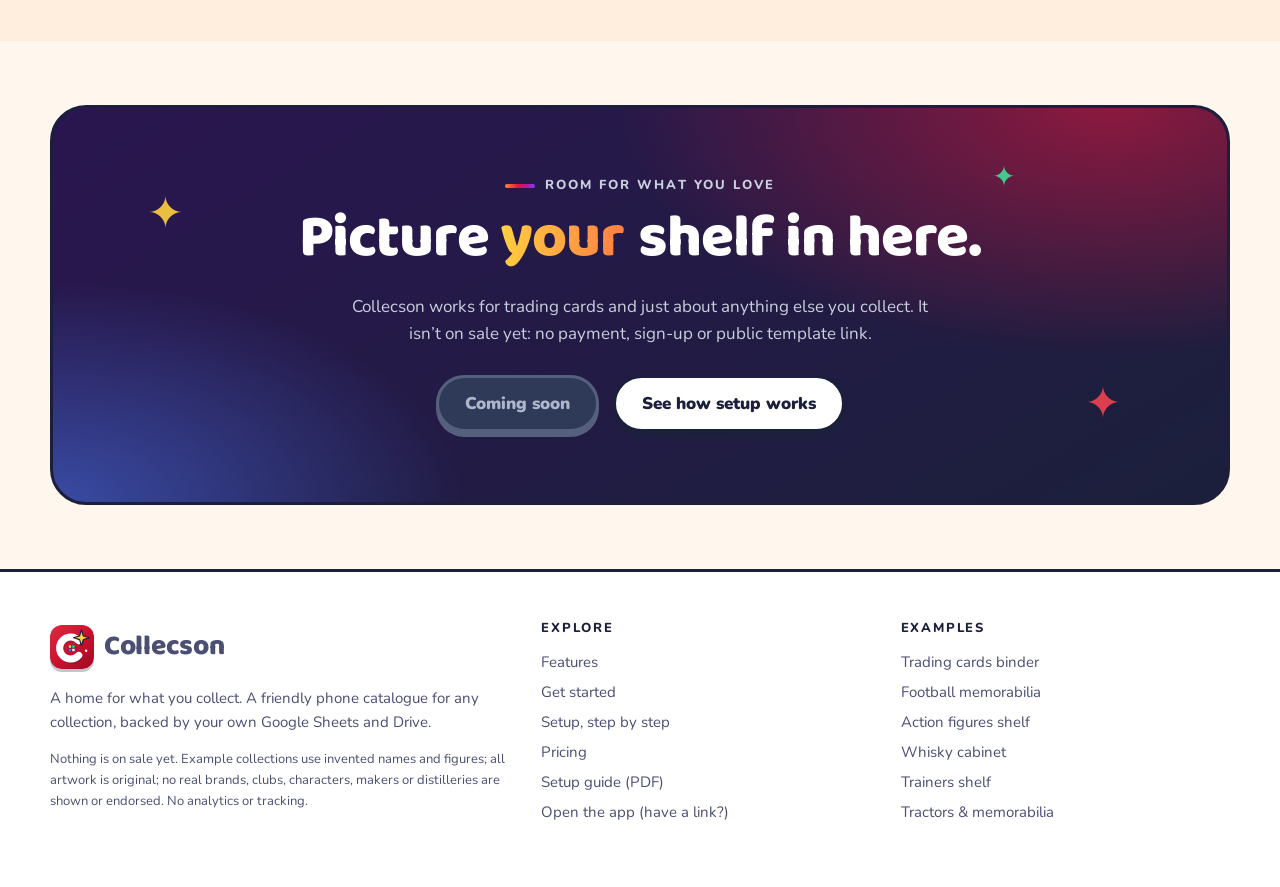
<file: examples/cards/index.html>
<!doctype html>
<html lang="en-GB">
<head>
<meta charset="utf-8"><meta name="viewport" content="width=device-width,initial-scale=1">
<meta name="robots" content="noindex,nofollow,noarchive"><meta name="theme-color" content="#1A1240">
<title>Wyldspark Binder: an example trading cards collection in Collecson</title>
<meta name="description" content="See how Collecson looks for a trading cards collection: invented example items, custom fields, a pull log, wanted list and values.">
<link rel="icon" href="../../assets/favicon.svg" type="image/svg+xml"><link rel="icon" href="../../assets/favicon-192.png" type="image/png" sizes="192x192"><link rel="apple-touch-icon" href="../../assets/apple-touch-icon.png">
<link rel="preload" href="../../assets/fonts/baloo2.woff2" as="font" type="font/woff2" crossorigin>
<link rel="preload" href="../../assets/fonts/nunito.woff2" as="font" type="font/woff2" crossorigin>
<link rel="stylesheet" href="../../assets/site.css">
</head>
<body>
<a class="skip" href="#main">Skip to content</a><header class="top"><div class="wrap">
<a class="brand" href="../../" aria-label="Collecson home"><img src="../../assets/logo.svg" width="40" height="40" alt=""><b>Collecson</b></a>
<nav class="links" aria-label="Main"><a href="../../">Home</a><a href="../../features/">Features</a><details class="dd on"><summary>Examples</summary><div><a href="../../examples/cards/" aria-current=page><span aria-hidden="true">🃏</span>Trading cards binder</a><a href="../../examples/football/"><span aria-hidden="true">⚽</span>Football memorabilia</a><a href="../../examples/figures/"><span aria-hidden="true">🦸</span>Action figures shelf</a><a href="../../examples/whisky/"><span aria-hidden="true">🥃</span>Whisky cabinet</a><a href="../../examples/trainers/"><span aria-hidden="true">👟</span>Trainers shelf</a><a href="../../examples/tractors/"><span aria-hidden="true">🚜</span>Tractors &amp; memorabilia</a></div></details><a href="../../get-started/">Get started</a><a href="../../pricing/">Pricing</a><a class="soon" href="../../pricing/">Coming soon</a></nav>
<details class="menu"><summary>Menu</summary><nav aria-label="Mobile"><a href="../../">Home</a><a href="../../features/">Features</a><small>EXAMPLE COLLECTIONS</small><a href="../../examples/cards/" aria-current=page><span aria-hidden="true">🃏</span>Trading cards binder</a><a href="../../examples/football/"><span aria-hidden="true">⚽</span>Football memorabilia</a><a href="../../examples/figures/"><span aria-hidden="true">🦸</span>Action figures shelf</a><a href="../../examples/whisky/"><span aria-hidden="true">🥃</span>Whisky cabinet</a><a href="../../examples/trainers/"><span aria-hidden="true">👟</span>Trainers shelf</a><a href="../../examples/tractors/"><span aria-hidden="true">🚜</span>Tractors &amp; memorabilia</a><a href="../../get-started/">Get started</a><a href="../../pricing/">Pricing</a></nav></details>
</div></header>
<main id="main"><div style="--bg:#1A1240;--bg2:#2A1D63;--fg:#F3EEFF;--hi:#FFD23F;--soft:#E4DAFF;--card:#FFFFFF;--hi2:#FFD23F">
<section class="sc-hero"><div class="wrap"><div class="grid"><div><p class="example-badge">Example collection · invented data</p><p class="eyebrow" style="margin-top:22px">Trading cards</p><h1>Every creature, every <span class="grad">shiny pull.</span></h1><p class="lede">Ellie is chasing the whole first series of Wyldspark, an invented creature card game. In Collecson each card has its set number, rarity, grade and whether it is foil, plus a pull log of where and when it turned up.</p>
<p class="who"><i>E</i>“Wyldspark Binder” · Ellie, Dundee (an invented collector)</p></div>
<div class="phones"><div class="phone b"><img src="../../assets/shots/ex-cards_home.webp" width="540" height="1168" alt="Home screen of the example trading cards collection “Wyldspark Binder”"></div><div class="phone "><img src="../../assets/shots/ex-cards_item.webp" width="540" height="1168" alt="An example item page: Prismwing Hatchling (holo)"></div></div></div>
<div class="stats"><div class="stat"><b>9</b><span>items on the shelf</span></div><div class="stat"><b>£268</b><span>worth today (owner only)</span></div><div class="stat"><b>+£248</b><span>more than was paid</span></div><div class="stat"><b>3</b><span>on the wanted list</span></div></div></div></section>
<section class="shelfwall"><div class="wrap"><div class="row"><a href="#prismwing-hatchling-holo" title="Prismwing Hatchling (holo) (example)"><img class="art " src="../../assets/art/cards/card-dragon.webp" alt="" width="360" height="360" loading="lazy"></a><a href="#emberkin" title="Emberkin (example)"><img class="art " src="../../assets/art/cards/card-salamander.webp" alt="" width="360" height="360" loading="lazy"></a><a href="#frostfeather" title="Frostfeather (example)"><img class="art " src="../../assets/art/cards/card-owl.webp" alt="" width="360" height="360" loading="lazy"></a><a href="#mossback-elder" title="Mossback Elder (example)"><img class="art " src="../../assets/art/cards/card-turtle.webp" alt="" width="360" height="360" loading="lazy"></a><a href="#voltail" title="Voltail (example)"><img class="art " src="../../assets/art/cards/card-fox.webp" alt="" width="360" height="360" loading="lazy"></a><a href="#duskwing" title="Duskwing (example)"><img class="art " src="../../assets/art/cards/card-bat.webp" alt="" width="360" height="360" loading="lazy"></a><a href="#reefling" title="Reefling (example)"><img class="art " src="../../assets/art/cards/card-seahorse.webp" alt="" width="360" height="360" loading="lazy"></a><a href="#pebblepup" title="Pebblepup (example)"><img class="art " src="../../assets/art/cards/card-golem.webp" alt="" width="360" height="360" loading="lazy"></a><a href="#zephyrine" title="Zephyrine (example)"><img class="art " src="../../assets/art/cards/card-sprite.webp" alt="" width="360" height="360" loading="lazy"></a></div><p class="lbl">Tap an item to see its details · all items are invented examples</p></div></section>
<section class="section"><div class="wrap"><div class="head"><p class="eyebrow">Your own fields</p><h2>The details <em>card</em> collectors care about.</h2><p class="lede">Out of the box Collecson knows names, photos, condition, year and value. For this collection the owner tapped <b>＋ Add field</b> a few times:</p><div class="ftypes"><span>📝 Set no.</span><span>📝 Rarity</span><span>📝 Element</span><span>✅ Foil</span><span>✅ Graded</span><span>🔢 Grade</span><span>📅 Pulled</span><span>💷 Market value</span><span>🧾 Pull log</span></div></div><div class="spec"><div class="pic"><span class="tag">Example</span><img class="art " src="../../assets/art/cards/card-dragon.webp" alt="" width="360" height="360" loading="lazy"></div><div class="info"><p class="eyebrow">Example item · Holo &amp; rare</p><h3 style="font-size:clamp(26px,3vw,36px)">Prismwing Hatchling (holo)</h3>
<p style="color:var(--ink2);margin:0">Series 1 · Origins · Mint · Sleeved</p>
<div class="fields"><div class=""><i aria-hidden="true">📝</i><span>Set no.</span><b>001/120</b></div><div class=""><i aria-hidden="true">📝</i><span>Rarity</span><b>Secret rare</b></div><div class=""><i aria-hidden="true">📝</i><span>Element</span><b>Light</b></div><div class=""><i aria-hidden="true">✅</i><span>Foil</span><b>Yes</b></div><div class=""><i aria-hidden="true">✅</i><span>Graded</span><b>Yes</b></div><div class=""><i aria-hidden="true">🔢</i><span>Grade</span><b>10</b></div><div class=""><i aria-hidden="true">📅</i><span>Pulled</span><b>3 Jan 2026</b></div><div class="priv"><i aria-hidden="true">💷</i><span>Market value 🔒</span><b>£140</b></div></div><h3 style="margin-top:26px;font-size:20px">🧾 Pull log</h3><ul class="log"><li><time>20 Feb 2026</time>Sent off for grading. Came back a 10.<span class=cost>£18</span></li><li><time>3 Jan 2026</time>Pulled from the very first pack of the year!</li></ul></div></div>
<p class="note" style="margin-top:28px">🔒 Money fields and log costs only show after the owner unlocks with their PIN. Family can fill in the other fields; Kid mode never shows prices.</p></div></section>
<section class="section band" style="--card:#FFFFFF;--soft:#E4DAFF"><div class="wrap"><div class="head"><p class="eyebrow">The collection</p><h2>Every item, <em>photographed and filed.</em></h2><p class="lede">Each one has its own photo folder in Drive and a row in the owner’s Google Sheet. These are illustrations of invented items.</p></div><div class="items"><article class="item" id="prismwing-hatchling-holo"><div class="pic"><span class="tag">Example</span><img class="art " src="../../assets/art/cards/card-dragon.webp" alt="" width="360" height="360" loading="lazy"></div><div class="body"><h3>Prismwing Hatchling (holo)</h3><dl><dt>Set no.</dt><dd>001/120</dd><dt>Rarity</dt><dd>Secret rare</dd><dt>Foil</dt><dd>Yes</dd></dl>
<div class="val"><b>£140</b><small class="up">+£136 vs paid</small></div></div></article><article class="item" id="emberkin"><div class="pic"><span class="tag">Example</span><img class="art " src="../../assets/art/cards/card-salamander.webp" alt="" width="360" height="360" loading="lazy"></div><div class="body"><h3>Emberkin</h3><dl><dt>Set no.</dt><dd>014/120</dd><dt>Rarity</dt><dd>Rare</dd><dt>Foil</dt><dd>No</dd></dl>
<div class="val"><b>£12</b><small class="up">+£11 vs paid</small></div></div></article><article class="item" id="frostfeather"><div class="pic"><span class="tag">Example</span><img class="art " src="../../assets/art/cards/card-owl.webp" alt="" width="360" height="360" loading="lazy"></div><div class="body"><h3>Frostfeather</h3><dl><dt>Set no.</dt><dd>033/120</dd><dt>Rarity</dt><dd>Rare</dd><dt>Foil</dt><dd>Yes</dd></dl>
<div class="val"><b>£18</b><small class="up">+£16 vs paid</small></div></div></article><article class="item" id="mossback-elder"><div class="pic"><span class="tag">Example</span><img class="art " src="../../assets/art/cards/card-turtle.webp" alt="" width="360" height="360" loading="lazy"></div><div class="body"><h3>Mossback Elder</h3><dl><dt>Set no.</dt><dd>052/120</dd><dt>Rarity</dt><dd>Uncommon</dd><dt>Foil</dt><dd>No</dd></dl>
<div class="val"><b>£6</b><small class="up">+£5 vs paid</small></div></div></article><article class="item" id="voltail"><div class="pic"><span class="tag">Example</span><img class="art " src="../../assets/art/cards/card-fox.webp" alt="" width="360" height="360" loading="lazy"></div><div class="body"><h3>Voltail</h3><dl><dt>Set no.</dt><dd>067/120</dd><dt>Rarity</dt><dd>Ultra rare</dd><dt>Foil</dt><dd>Yes</dd></dl>
<div class="val"><b>£35</b><small class="up">+£32 vs paid</small></div></div></article><article class="item" id="duskwing"><div class="pic"><span class="tag">Example</span><img class="art " src="../../assets/art/cards/card-bat.webp" alt="" width="360" height="360" loading="lazy"></div><div class="body"><h3>Duskwing</h3><dl><dt>Set no.</dt><dd>081/120</dd><dt>Rarity</dt><dd>Common</dd><dt>Foil</dt><dd>No</dd></dl>
<div class="val"><b>£4</b><small class="up">+£3 vs paid</small></div></div></article><article class="item" id="reefling"><div class="pic"><span class="tag">Example</span><img class="art " src="../../assets/art/cards/card-seahorse.webp" alt="" width="360" height="360" loading="lazy"></div><div class="body"><h3>Reefling</h3><dl><dt>Set no.</dt><dd>029/120</dd><dt>Rarity</dt><dd>Common</dd><dt>Foil</dt><dd>No</dd></dl>
<div class="val"><b>£3</b><small class="up">+£2 vs paid</small></div></div></article><article class="item" id="pebblepup"><div class="pic"><span class="tag">Example</span><img class="art " src="../../assets/art/cards/card-golem.webp" alt="" width="360" height="360" loading="lazy"></div><div class="body"><h3>Pebblepup</h3><dl><dt>Set no.</dt><dd>055/120</dd><dt>Rarity</dt><dd>Common</dd><dt>Foil</dt><dd>No</dd></dl>
<div class="val"><b>£2</b><small class="up">+£1 vs paid</small></div></div></article><article class="item" id="zephyrine"><div class="pic"><span class="tag">Example</span><img class="art " src="../../assets/art/cards/card-sprite.webp" alt="" width="360" height="360" loading="lazy"></div><div class="body"><h3>Zephyrine</h3><dl><dt>Set no.</dt><dd>070/120</dd><dt>Rarity</dt><dd>Ultra rare</dd><dt>Foil</dt><dd>Yes</dd></dl>
<div class="val"><b>£48</b><small class="up">+£42 vs paid</small></div></div></article></div></div></section>
<section class="section"><div class="wrap"><div class="head"><p class="eyebrow">In the app</p><h2>Ellie’s collection, <em>in the app.</em></h2><p class="lede">Real Collecson screens, running the invented example collection.</p></div>
<div class="trio"><figure><div class="phone "><img src="../../assets/shots/ex-cards_collection.webp" width="540" height="1168" alt="Collection grid with photos" loading=lazy></div><figcaption>The collection<small>Search, filter and sort</small></figcaption></figure><figure><div class="phone "><img src="../../assets/shots/ex-cards_fields.webp" width="540" height="1168" alt="Your own fields and the log on an item" loading=lazy></div><figcaption>Your own fields<small>Plus the pull log</small></figcaption></figure><figure><div class="phone "><img src="../../assets/shots/ex-cards_stats.webp" width="540" height="1168" alt="Stats with value behind the PIN" loading=lazy></div><figcaption>Stats<small>Value unlocked by PIN</small></figcaption></figure></div></div></section>
<section class="section band" style="--hi2:#FFD23F"><div class="wrap valuebox"><div><p class="eyebrow">Value</p><h2>What it’s <em>worth.</em></h2><p class="lede">Paid, worth and the difference, item by item. Only the owner sees money.</p>
<div class="totals"><div class="total"><span>Worth today</span><b>£268</b></div><div class="total"><span>Paid in total</span><b>£20</b></div><div class="total"><span>Best find</span><b style="font-size:24px">Prismwing Hatchling (holo)</b><span class="up">+£136 on what was paid</span></div></div></div>
<div><div class="legend"><span><i style="background:#FFD23F"></i>Worth today</span><span><i style="background:repeating-linear-gradient(45deg,rgba(31,42,68,.35) 0 4px,#fff 4px 8px)"></i>Paid</span></div><div class="bars"><div class="bar"><span class="n">Prismwing Hatchling (holo)</span><span class="t"><i style="width:100.0%"></i><u style="width:2.9%"></u></span><b>£140</b></div><div class="bar"><span class="n">Zephyrine</span><span class="t"><i style="width:34.3%"></i><u style="width:4.3%"></u></span><b>£48</b></div><div class="bar"><span class="n">Voltail</span><span class="t"><i style="width:25.0%"></i><u style="width:2.1%"></u></span><b>£35</b></div><div class="bar"><span class="n">Frostfeather</span><span class="t"><i style="width:12.9%"></i><u style="width:1.4%"></u></span><b>£18</b></div><div class="bar"><span class="n">Emberkin</span><span class="t"><i style="width:8.6%"></i><u style="width:0.7%"></u></span><b>£12</b></div><div class="bar"><span class="n">Mossback Elder</span><span class="t"><i style="width:4.3%"></i><u style="width:0.7%"></u></span><b>£6</b></div><div class="bar"><span class="n">Duskwing</span><span class="t"><i style="width:2.9%"></i><u style="width:0.7%"></u></span><b>£4</b></div><div class="bar"><span class="n">Reefling</span><span class="t"><i style="width:2.1%"></i><u style="width:0.7%"></u></span><b>£3</b></div><div class="bar"><span class="n">Pebblepup</span><span class="t"><i style="width:1.4%"></i><u style="width:0.7%"></u></span><b>£2</b></div></div></div></div></section>
<section class="section"><div class="wrap split flip"><div><p class="eyebrow">Wanted list</p><h2>The ones <em>still out there.</em></h2><p class="lede">Each wanted item keeps a max price and notes. In the app one tap opens live searches: eBay UK (live and sold), Amazon UK, Vinted, Facebook Marketplace and Google Shopping, or the owner’s own saved shop link.</p><div class="wanted"><article class="want"><span class="star" aria-hidden="true">⭐</span><div><h3>Prismwing Elder (full art)</h3><p>Wyldspark S1 · Near mint+ · The last big chase card</p></div><div class="max"><small>Max price</small><b>£180</b></div>
<div class="shops" aria-label="Shop searches in the app"><span class="shop">🔎 eBay UK</span><span class="shop">🔎 eBay sold</span><span class="shop">🔎 Amazon UK</span><span class="shop">🔎 Vinted</span><span class="shop">🔎 Facebook Marketplace</span><span class="shop">🔎 Google Shopping</span></div></article><article class="want"><span class="star" aria-hidden="true">⭐</span><div><h3>Emberkin holo</h3><p>Wyldspark S1 · Mint · To pair with the normal one</p></div><div class="max"><small>Max price</small><b>£25</b></div>
<div class="shops" aria-label="Shop searches in the app"><span class="shop">🔎 eBay UK</span><span class="shop">🔎 eBay sold</span><span class="shop">🔎 Amazon UK</span><span class="shop">🔎 Vinted</span><span class="shop">🔎 Facebook Marketplace</span><span class="shop">🔎 Google Shopping</span></div></article><article class="want"><span class="star" aria-hidden="true">⭐</span><div><h3>Series 1 booster box</h3><p>Wyldspark · Sealed · For opening night</p></div><div class="max"><small>Max price</small><b>£110</b></div>
<div class="shops" aria-label="Shop searches in the app"><span class="shop">🔎 eBay UK</span><span class="shop">🔎 eBay sold</span><span class="shop">🔎 Amazon UK</span><span class="shop">🔎 Vinted</span><span class="shop">🔎 Facebook Marketplace</span><span class="shop">🔎 Google Shopping</span></div></article></div>
<p class="note" style="margin-top:16px">On this page the shop buttons are examples only. In the app they’re search links: they don’t guarantee the lowest price, and no shop pays to appear.</p></div>
<div class="phones"><div class="phone "><img src="../../assets/shots/ex-cards_wanted.webp" width="540" height="1168" alt="The Wanted list in the app" loading=lazy></div><div class="phone "><img src="../../assets/shots/ex-cards_shop.webp" width="540" height="1168" alt="Find it online: one-tap shop searches" loading=lazy></div></div></div></section>
<section class="section tight band"><div class="wrap"><div class="head"><p class="eyebrow">More examples</p><h2>Collect something else?</h2></div><div class="more-ex"><a class="show" href="../football/" style="--bg:#3A0B1C;--bg2:#561330;--fg:#FFF3E6;--hi:#F2B632;--soft:#FBE3C8;--card:#FFFBF5;--hi2:#F2B632;background:var(--bg)"><div class="mini"><img class="art " src="../../assets/art/football/fb-home.webp" alt="" width="360" height="360" loading="lazy"></div><div class="txt" style="background:var(--bg)"><p class="example-badge" style="margin-bottom:12px">Example</p><h3>The Rovers Room</h3><p>Football memorabilia</p><span class="go">See it →</span></div></a><a class="show" href="../figures/" style="--bg:#0B2230;--bg2:#123649;--fg:#E9FBFF;--hi:#FF7A45;--soft:#D4F3FF;--card:#FFFFFF;--hi2:#FF7A45;background:var(--bg)"><div class="mini"><img class="art " src="../../assets/art/figures/af-ranger.webp" alt="" width="360" height="360" loading="lazy"></div><div class="txt" style="background:var(--bg)"><p class="example-badge" style="margin-bottom:12px">Example</p><h3>Starbase Shelf</h3><p>Action figures</p><span class="go">See it →</span></div></a><a class="show" href="../whisky/" style="--bg:#2A1D14;--bg2:#3B2A1D;--fg:#F8EBD8;--hi:#E7A54B;--soft:#F4E3C9;--card:#FFF8EE;--hi2:#E7A54B;background:var(--bg)"><div class="mini"><svg aria-hidden="true" xmlns="http://www.w3.org/2000/svg" viewBox="50 20 300 370" role="img"><g data-k="bottle"/><ellipse cx="200" cy="372" rx="92" ry="11.0" fill="#1F2A44" opacity=".16"/><path d="M150 150 Q150 118 172 108 L176 70 L224 70 L228 108 Q250 118 250 150 L250 352 Q250 366 236 366 L164 366 Q150 366 150 352 Z" fill="#E9F3EF" stroke="#1F2A44" stroke-width="7" stroke-linejoin="round"/><clipPath id="lq12tall"><path d="M150 150 Q150 118 172 108 L176 70 L224 70 L228 108 Q250 118 250 150 L250 352 Q250 366 236 366 L164 366 Q150 366 150 352 Z"/></clipPath><rect x="100" y="170" width="200" height="300" fill="#D9962B" clip-path="url(#lq12tall)" opacity=".9"/><path d="M164 170 L164 330" stroke="#fff" stroke-width="9" stroke-linecap="round" opacity=".45"/><rect x="158" y="210" width="84" height="110" rx="10" fill="#F6EBD6" stroke="#1F2A44" stroke-width="5"/><rect x="172" y="222" width="56" height="7" rx="3.5" fill="#1F2A44" opacity=".55"/><text x="200" y="285" text-anchor="middle" font-family="Georgia,serif" font-weight="700" font-size="51" fill="#1F2A44">12</text><rect x="184" y="300" width="32" height="6" rx="3" fill="#F6EBD6" stroke="#1F2A44" stroke-width="2"/><rect x="172" y="34" width="56" height="40" rx="8" fill="#7A3B22" stroke="#1F2A44" stroke-width="6"/></svg></div><div class="txt" style="background:var(--bg)"><p class="example-badge" style="margin-bottom:12px">Example</p><h3>The Dram Cabinet</h3><p>Whisky</p><span class="go">See it →</span></div></a><a class="show" href="../trainers/" style="--bg:#10162E;--bg2:#1B2550;--fg:#EEF2FF;--hi:#FF5DA2;--soft:#DDE6FF;--card:#FFFFFF;--hi2:#FF5DA2;background:var(--bg)"><div class="mini"><svg aria-hidden="true" xmlns="http://www.w3.org/2000/svg" viewBox="20 60 370 300" role="img"><g data-k="wide"/><ellipse cx="205" cy="338" rx="150" ry="18.0" fill="#1F2A44" opacity=".16"/><path d="M70 300 L70 190 Q72 150 112 144 L150 144 Q166 184 206 194 Q262 206 300 240 Q336 258 342 300 Z" fill="#F6EFE2" stroke="#1F2A44" stroke-width="7" stroke-linejoin="round"/><path d="M70 300 L70 220 Q120 214 150 250 Q190 290 260 272 Q300 262 330 270 L342 300 Z" fill="#D7263D" stroke="#1F2A44" stroke-width="6" stroke-linejoin="round"/><path d="M96 170 Q110 152 140 154" stroke="#D7263D" stroke-width="16" stroke-linecap="round" fill="none"/><circle cx="250" cy="242" r="20" fill="#D7263D" stroke="#1F2A44" stroke-width="5"/><path d="M243 242 L257 242 M250 235 L250 249" stroke="#1F2A44" stroke-width="4" stroke-linecap="round"/><path d="M160 180 L176 190" stroke="#1F2A44" stroke-width="8" stroke-linecap="round"/><path d="M182 189 L198 199" stroke="#1F2A44" stroke-width="8" stroke-linecap="round"/><path d="M204 198 L220 208" stroke="#1F2A44" stroke-width="8" stroke-linecap="round"/><path d="M226 207 L242 217" stroke="#1F2A44" stroke-width="8" stroke-linecap="round"/><path d="M58 300 L352 300 Q362 300 360 314 Q356 330 336 330 L74 330 Q56 330 56 314 Z" fill="#F6EFE2" stroke="#1F2A44" stroke-width="7" stroke-linejoin="round"/><path d="M80 315 L340 315" stroke="#1F2A44" stroke-width="3" stroke-dasharray="8 8" opacity=".35"/><path d="M70 190 L70 140 L96 140 L98 160" fill="#D7263D" stroke="#1F2A44" stroke-width="6" stroke-linejoin="round"/></svg></div><div class="txt" style="background:var(--bg)"><p class="example-badge" style="margin-bottom:12px">Example</p><h3>Sole Shelf</h3><p>Trainers</p><span class="go">See it →</span></div></a><a class="show" href="../tractors/" style="--bg:#1F2B1E;--bg2:#2D3D2A;--fg:#F3EEDC;--hi:#E9B949;--soft:#EDE6CF;--card:#FFFDF6;--hi2:#E9B949;background:var(--bg)"><div class="mini"><svg aria-hidden="true" xmlns="http://www.w3.org/2000/svg" viewBox="0 0 400 400" role="img"><g transform="translate(0 0) scale(1.0)"><ellipse cx="200" cy="352" rx="160" ry="19.2" fill="#1F2A44" opacity=".16"/><path d="M96 240 L96 196 Q96 178 114 178 L210 178 L222 150 L270 150 L274 236 Z" fill="#C8402E" stroke="#1F2A44" stroke-width="7" stroke-linejoin="round"/><rect x="214" y="110" width="12" height="44" rx="4" fill="#3A3F4B" stroke="#1F2A44" stroke-width="5"/><path d="M232 150 L232 132 Q232 120 246 120 L262 120" stroke="#1F2A44" stroke-width="8" fill="none" stroke-linecap="round"/><circle cx="282" cy="262" r="82" fill="#1F2A44"/><circle cx="282" cy="262" r="46" fill="#E9B949" stroke="#1F2A44" stroke-width="6"/><circle cx="282" cy="262" r="12" fill="#1F2A44"/><rect x="276" y="182" width="12" height="18" rx="3" fill="#2B3550" transform="rotate(0 282 262)"/><rect x="276" y="182" width="12" height="18" rx="3" fill="#2B3550" transform="rotate(30 282 262)"/><rect x="276" y="182" width="12" height="18" rx="3" fill="#2B3550" transform="rotate(60 282 262)"/><rect x="276" y="182" width="12" height="18" rx="3" fill="#2B3550" transform="rotate(90 282 262)"/><rect x="276" y="182" width="12" height="18" rx="3" fill="#2B3550" transform="rotate(120 282 262)"/><rect x="276" y="182" width="12" height="18" rx="3" fill="#2B3550" transform="rotate(150 282 262)"/><rect x="276" y="182" width="12" height="18" rx="3" fill="#2B3550" transform="rotate(180 282 262)"/><rect x="276" y="182" width="12" height="18" rx="3" fill="#2B3550" transform="rotate(210 282 262)"/><rect x="276" y="182" width="12" height="18" rx="3" fill="#2B3550" transform="rotate(240 282 262)"/><rect x="276" y="182" width="12" height="18" rx="3" fill="#2B3550" transform="rotate(270 282 262)"/><rect x="276" y="182" width="12" height="18" rx="3" fill="#2B3550" transform="rotate(300 282 262)"/><rect x="276" y="182" width="12" height="18" rx="3" fill="#2B3550" transform="rotate(330 282 262)"/><circle cx="122" cy="292" r="46" fill="#1F2A44"/><circle cx="122" cy="292" r="24" fill="#E9B949" stroke="#1F2A44" stroke-width="5"/><circle cx="122" cy="292" r="7" fill="#1F2A44"/><path d="M104 196 L104 232 M118 196 L118 232 M132 196 L132 232" stroke="#1F2A44" stroke-width="4" opacity=".45"/></g></svg></div><div class="txt" style="background:var(--bg)"><p class="example-badge" style="margin-bottom:12px">Example</p><h3>Kestrel Yard</h3><p>Vintage tractors &amp; memorabilia</p><span class="go">See it →</span></div></a></div></div></section>
</div>
<section class="section tight" id="soon"><div class="wrap"><div class="cta"><span class="spark s1" aria-hidden="true">✦</span><span class="spark s2" aria-hidden="true">✦</span><span class="spark s3" aria-hidden="true">✦</span>
<p class="eyebrow" style="justify-content:center;color:#C9CFDD">ROOM FOR WHAT YOU LOVE</p><h2>Picture <em>your</em> shelf in here.</h2><p>Collecson works for trading cards and just about anything else you collect. It isn’t on sale yet: no payment, sign-up or public template link.</p>
<div class="actions"><button class="btn" type="button" disabled aria-disabled="true">Coming soon</button><a class="btn light" href="../../get-started/">See how setup works</a></div></div></div></section></main>
<footer><div class="wrap">
<div><a class="brand" href="../../"><img src="../../assets/logo.svg" width="44" height="44" alt=""><b>Collecson</b></a><p style="margin-top:14px">A home for what you collect. A friendly phone catalogue for any collection, backed by your own Google Sheets and Drive.</p><p class="small">Nothing is on sale yet. Example collections use invented names and figures; all artwork is original; no real brands, clubs, characters, makers or distilleries are shown or endorsed. No analytics or tracking.</p></div>
<div><h4>Explore</h4><a href="../../features/">Features</a><a href="../../get-started/">Get started</a><a href="../../setup/">Setup, step by step</a><a href="../../pricing/">Pricing</a><a href="../../guide/Collecson_Setup_Guide_v5.pdf">Setup guide (PDF)</a><a href="../../app/">Open the app (have a link?)</a></div>
<div><h4>Examples</h4><a href="../../examples/cards/">Trading cards binder</a><a href="../../examples/football/">Football memorabilia</a><a href="../../examples/figures/">Action figures shelf</a><a href="../../examples/whisky/">Whisky cabinet</a><a href="../../examples/trainers/">Trainers shelf</a><a href="../../examples/tractors/">Tractors &amp; memorabilia</a></div>
</div></footer>
</body>
</html>
</file>
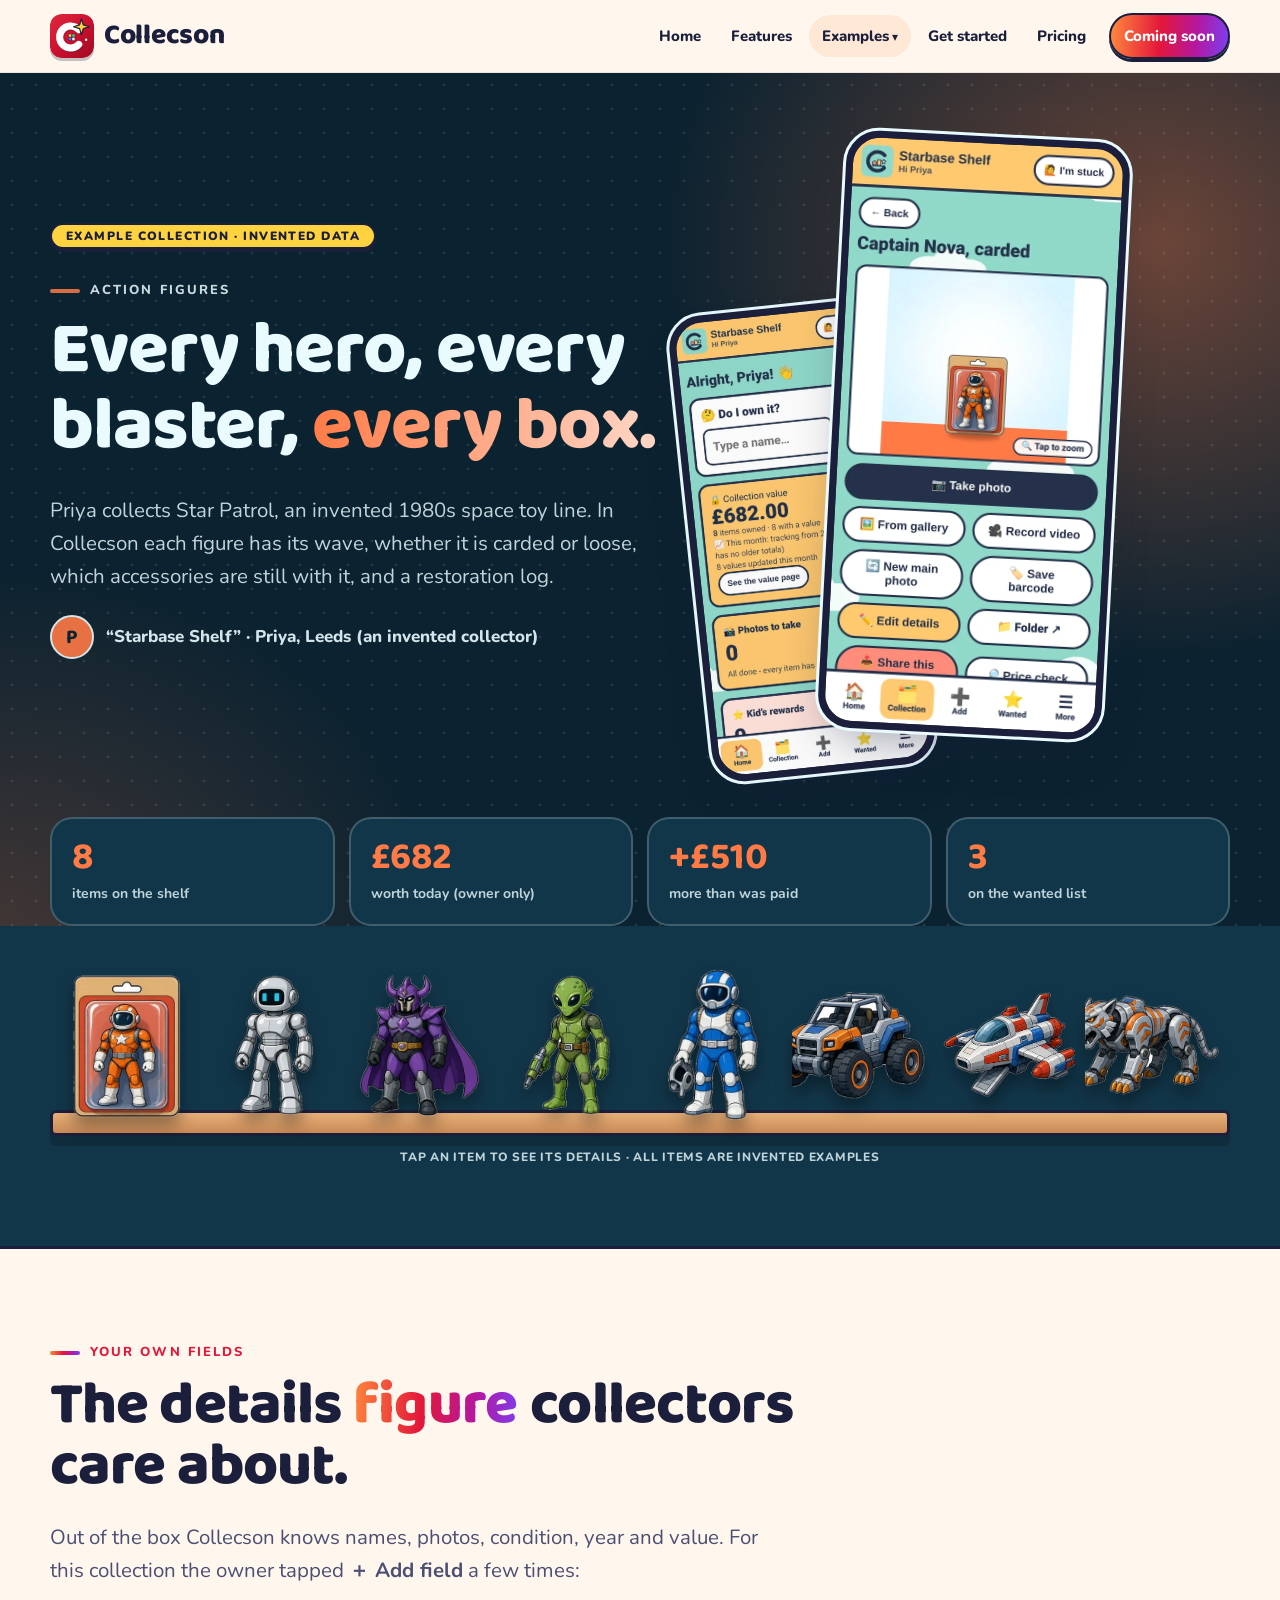
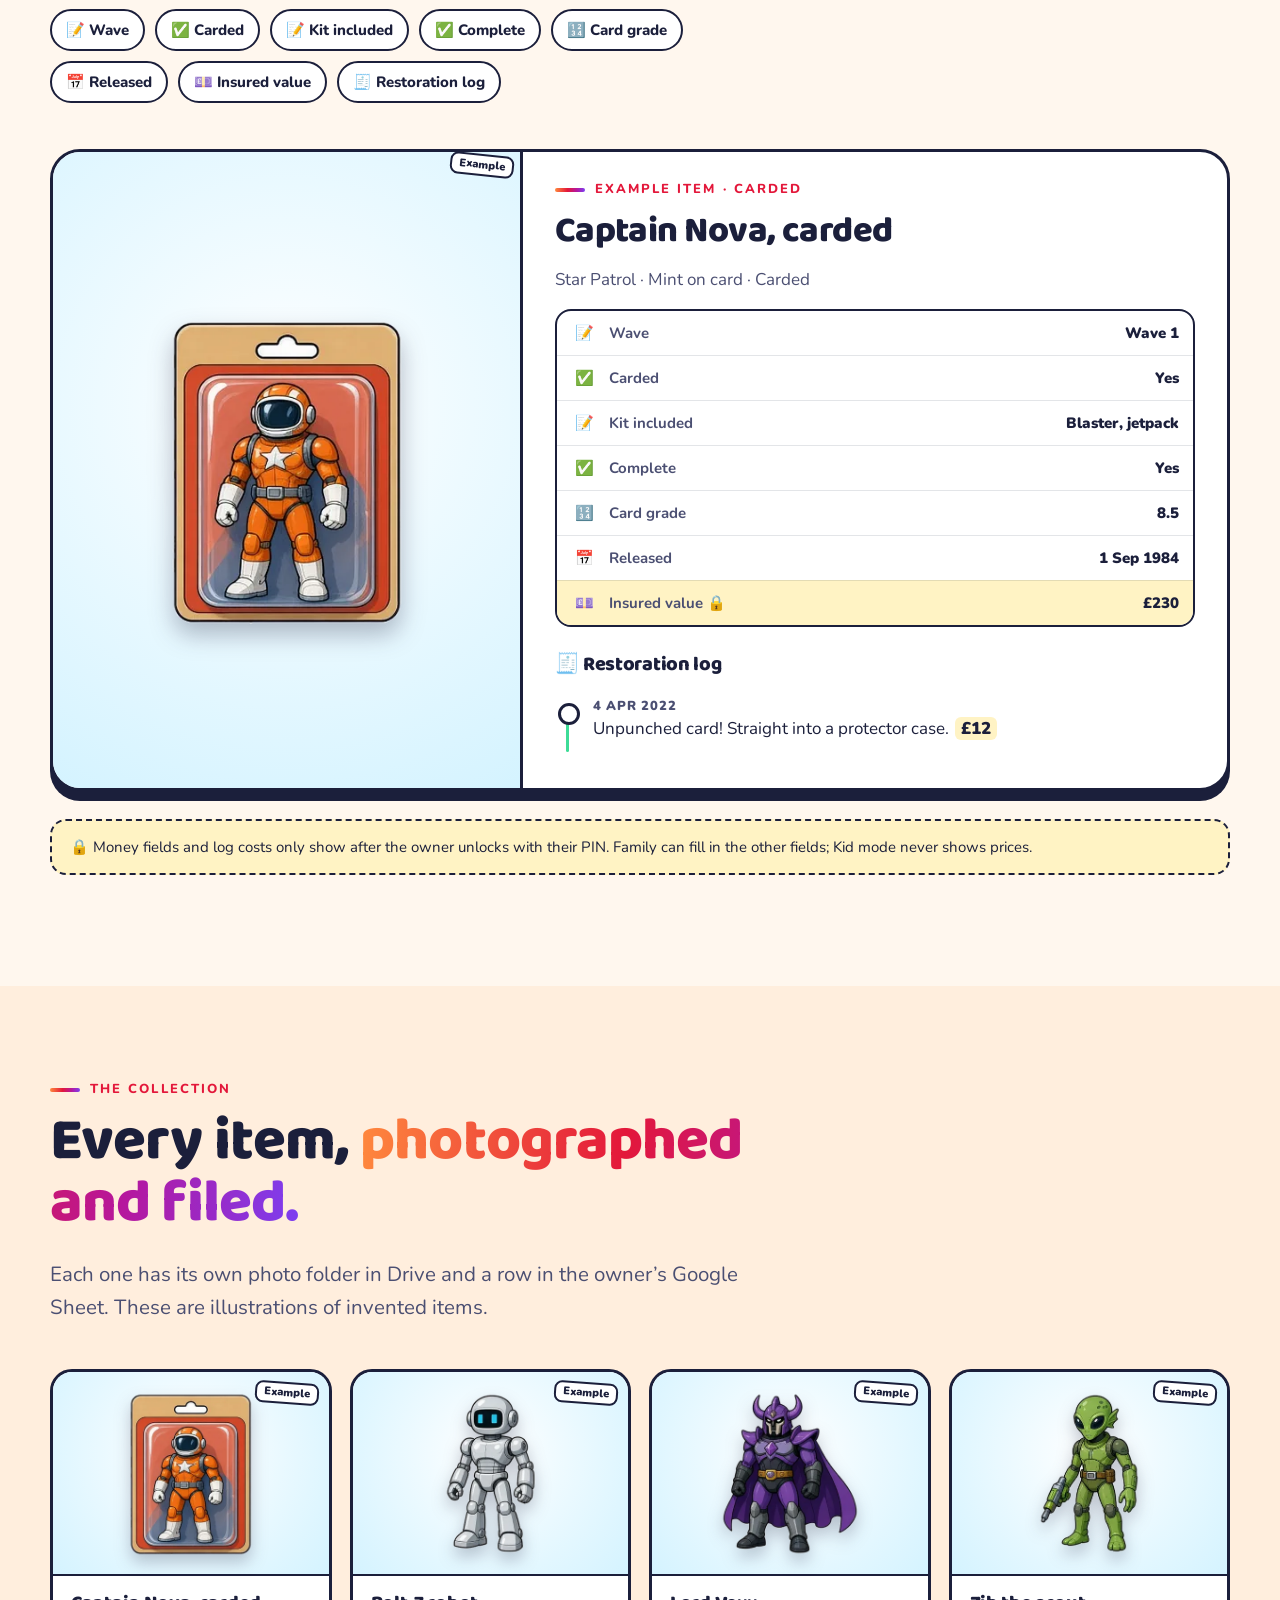
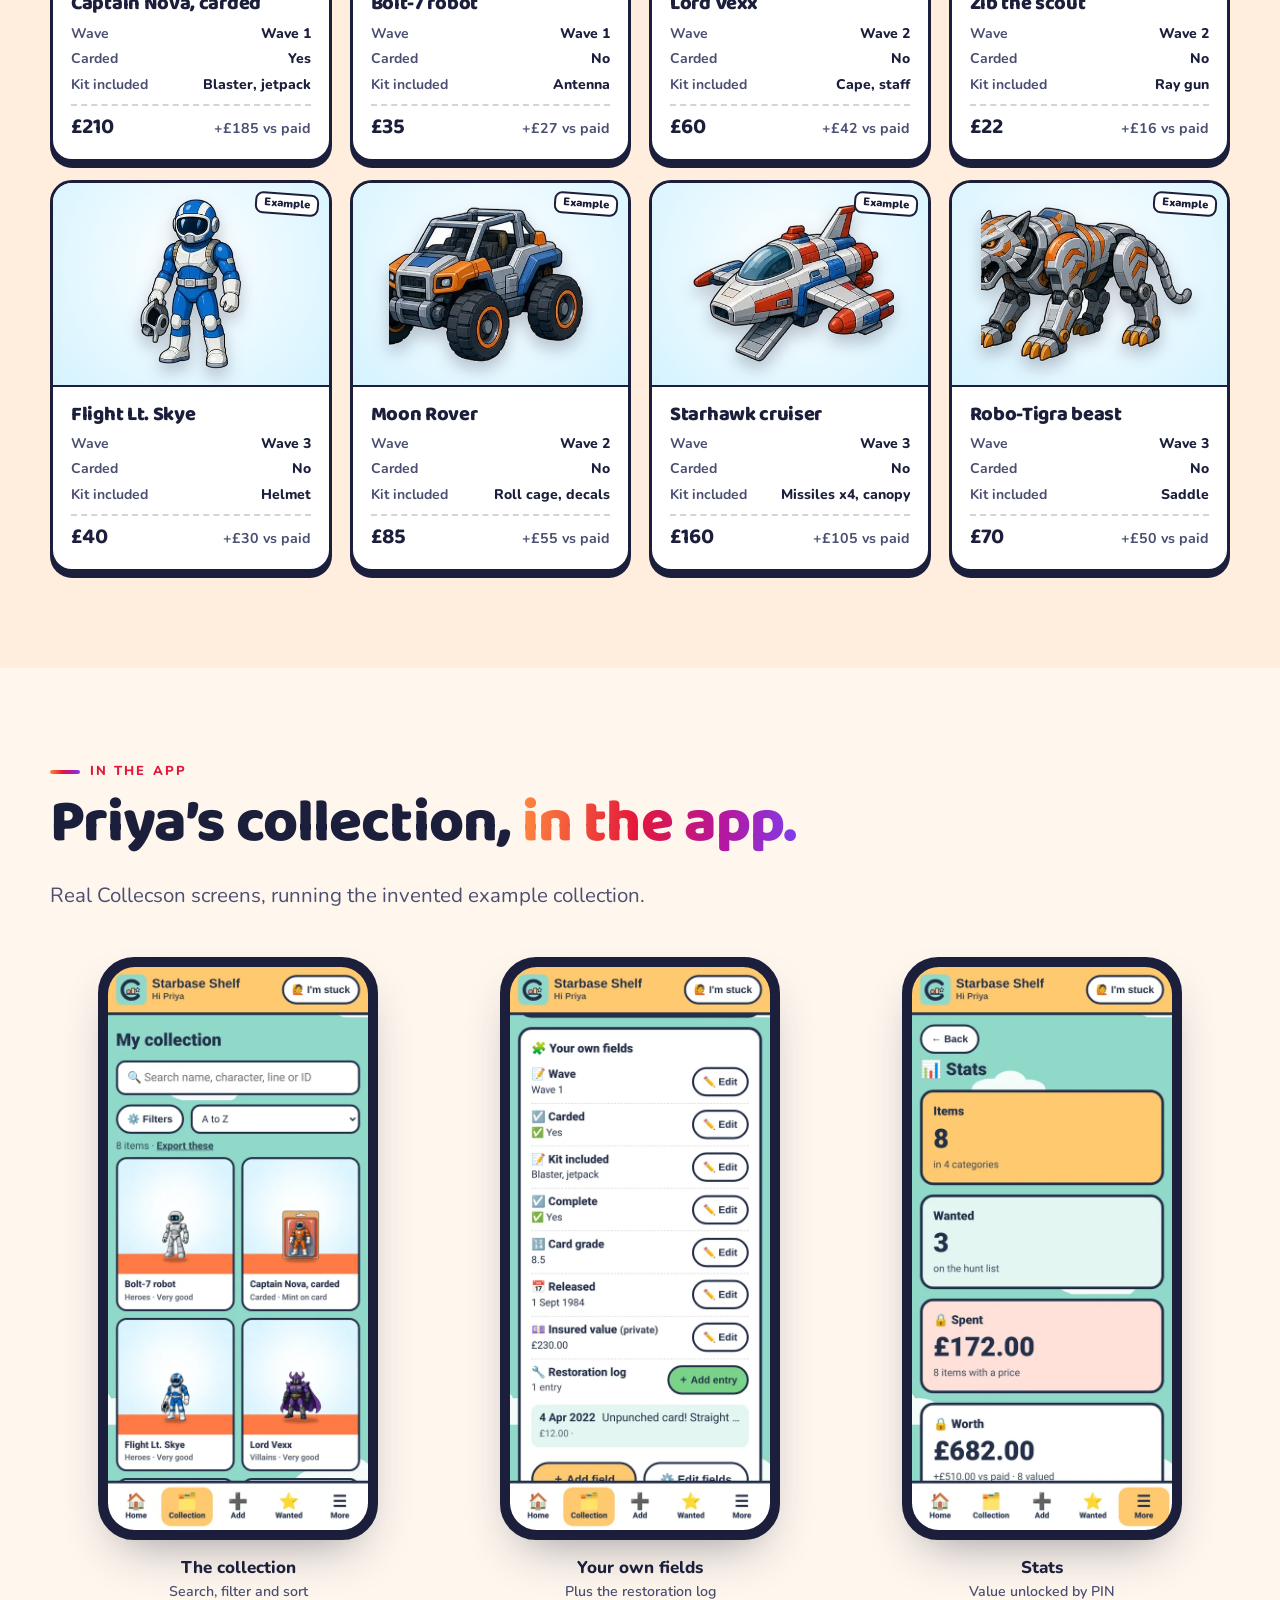
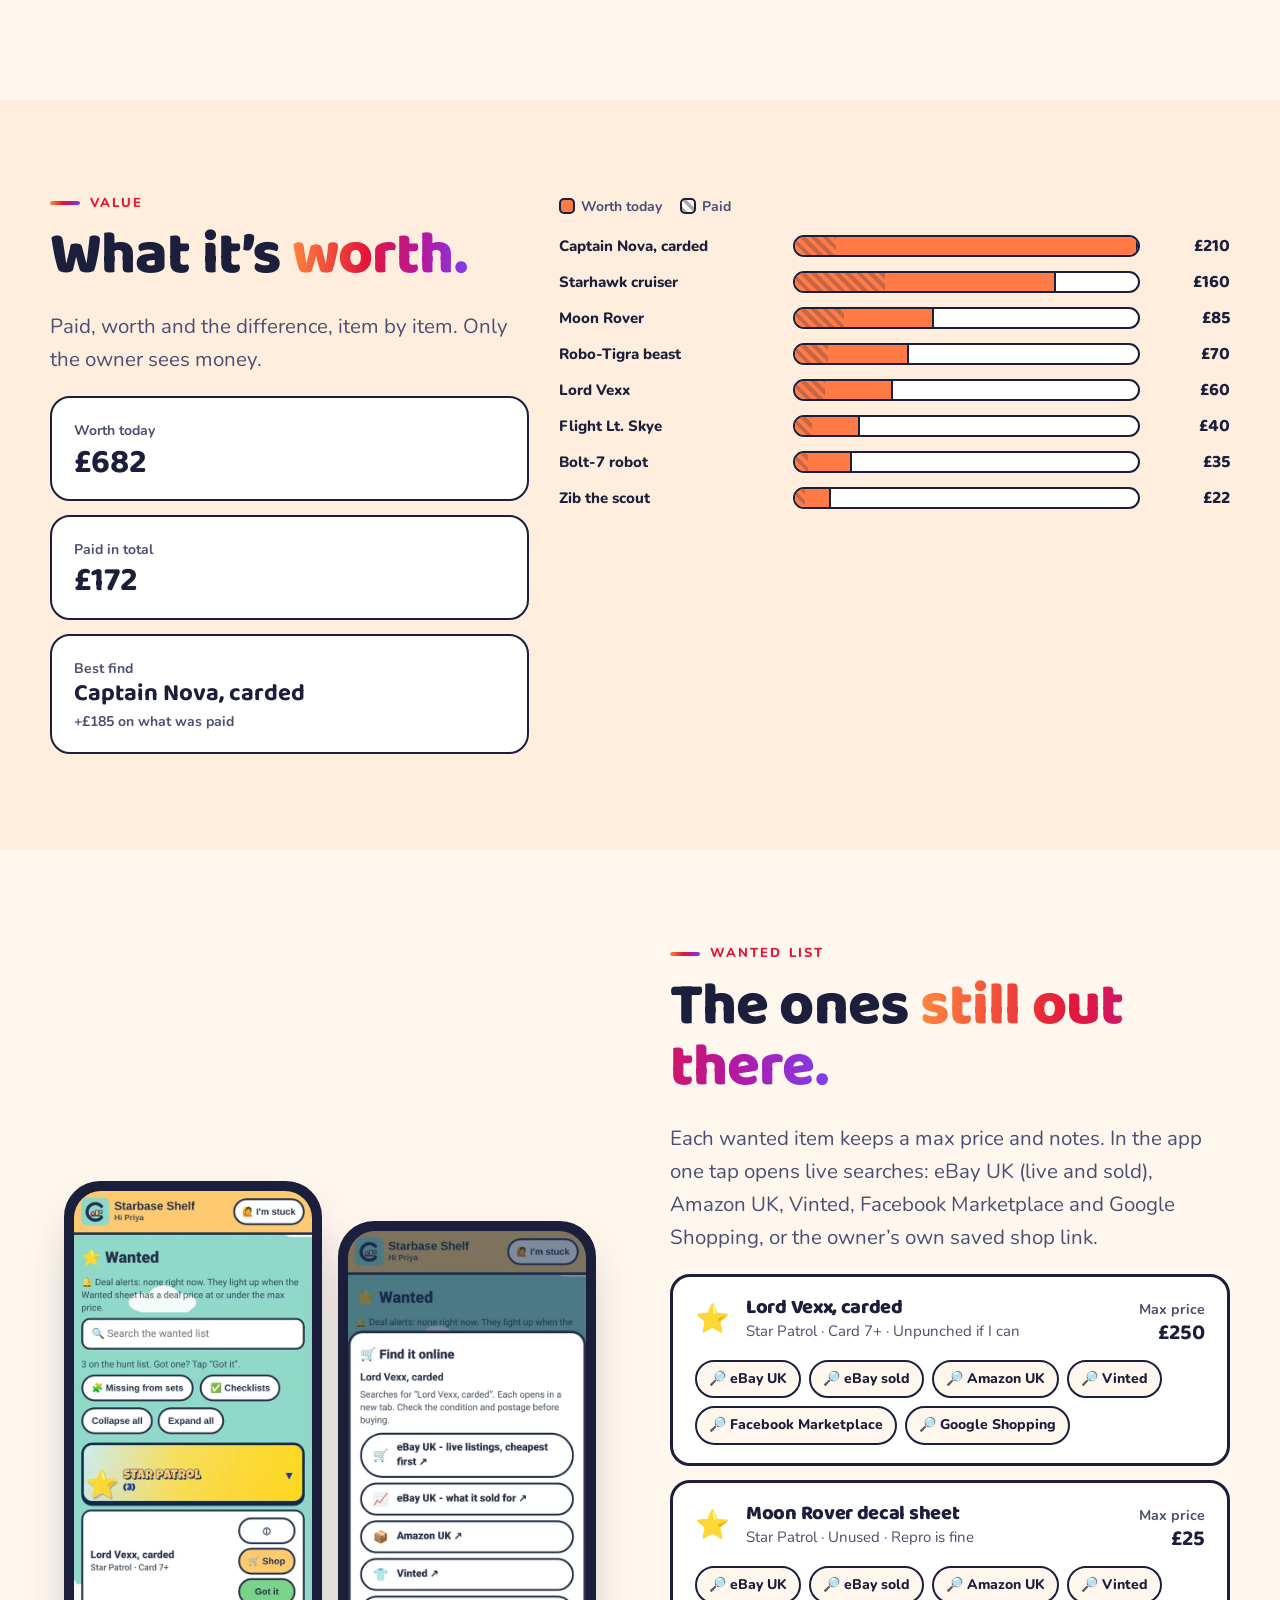
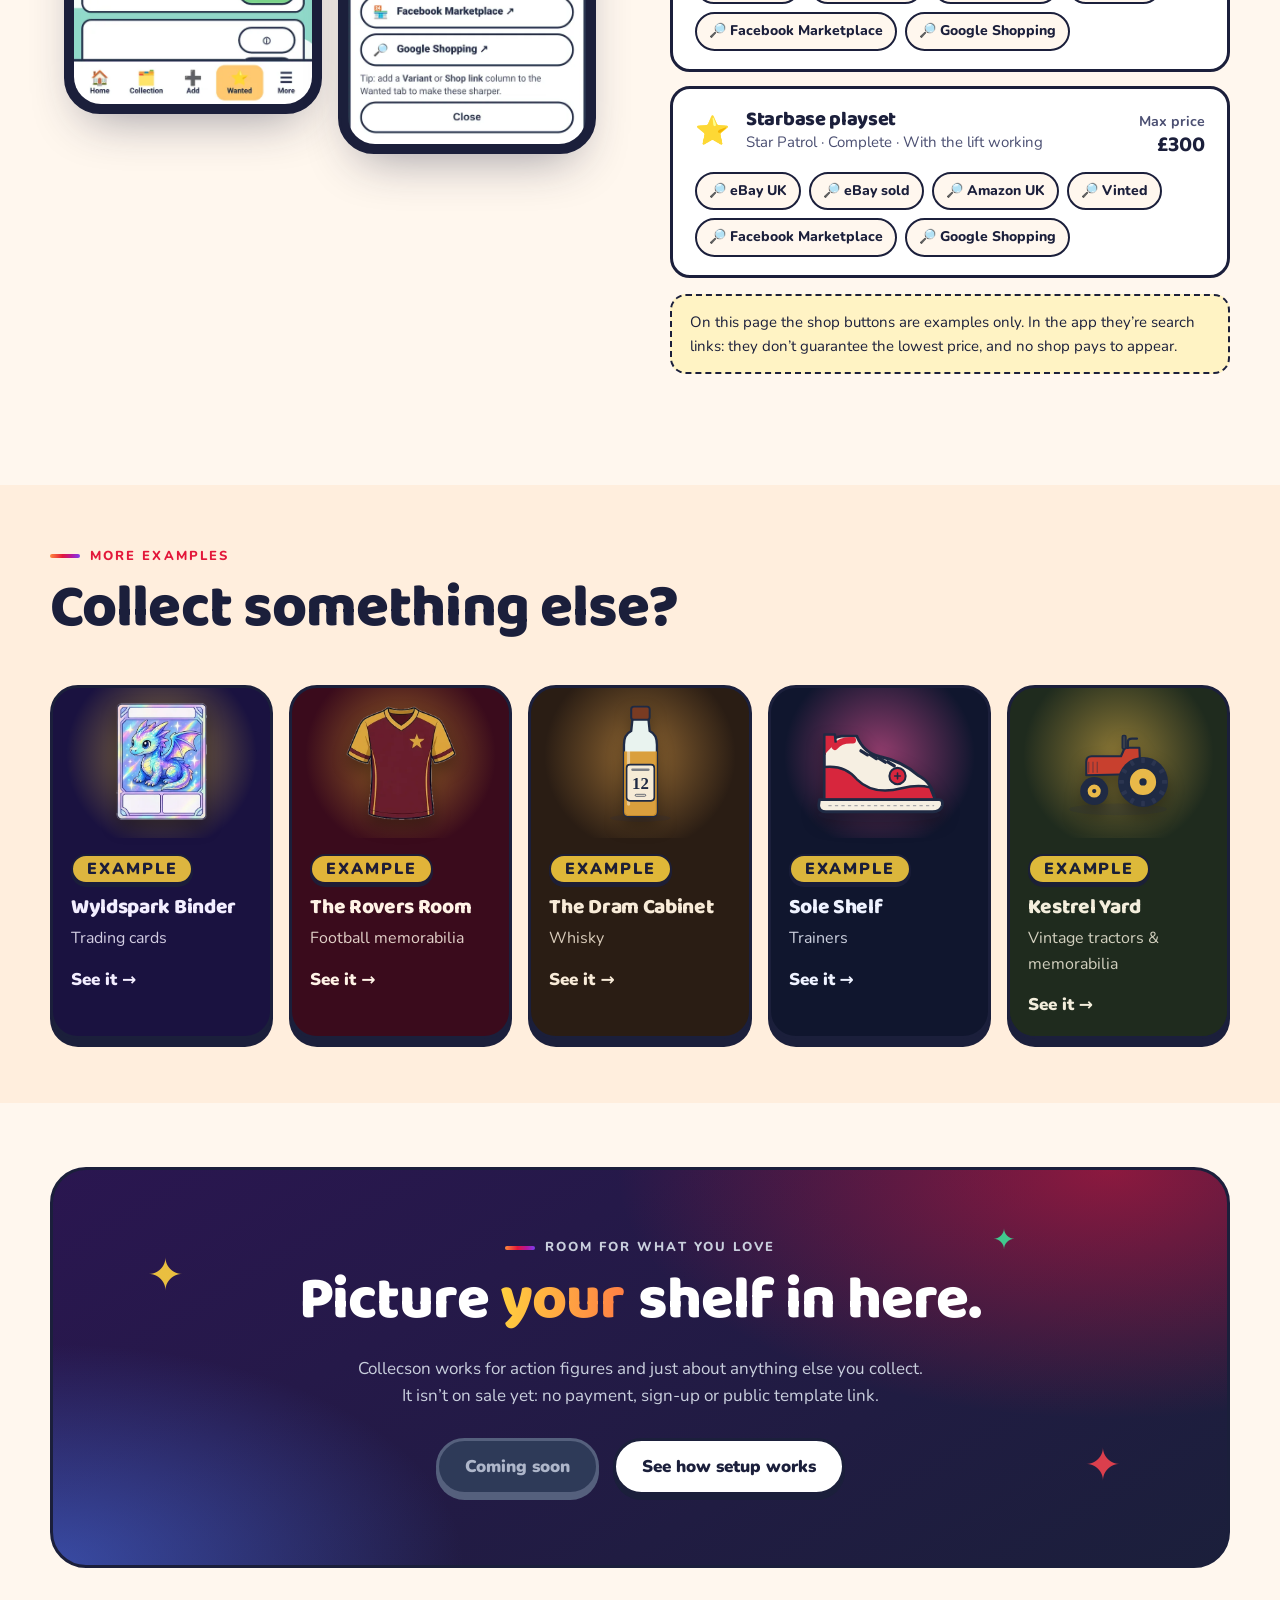
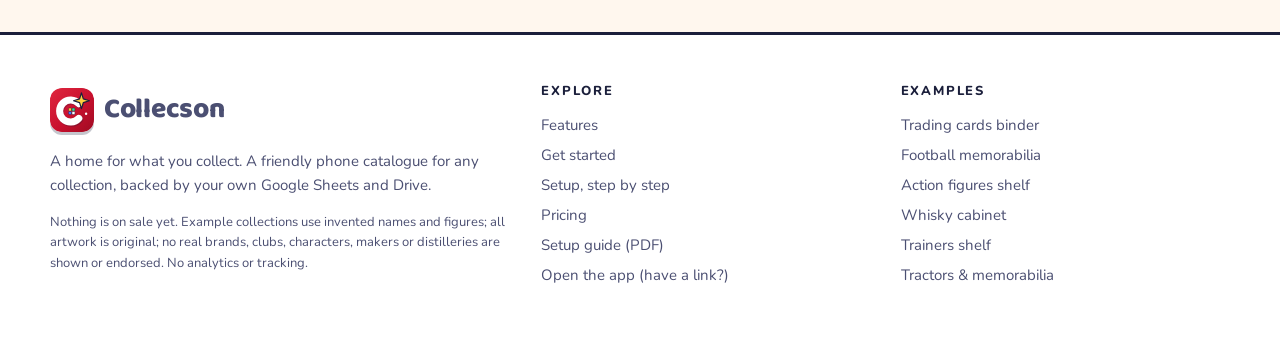
<file: examples/figures/index.html>
<!doctype html>
<html lang="en-GB">
<head>
<meta charset="utf-8"><meta name="viewport" content="width=device-width,initial-scale=1">
<meta name="robots" content="noindex,nofollow,noarchive"><meta name="theme-color" content="#0B2230">
<title>Starbase Shelf: an example action figures collection in Collecson</title>
<meta name="description" content="See how Collecson looks for a action figures collection: invented example items, custom fields, a restoration log, wanted list and values.">
<link rel="icon" href="../../assets/favicon.svg" type="image/svg+xml"><link rel="icon" href="../../assets/favicon-192.png" type="image/png" sizes="192x192"><link rel="apple-touch-icon" href="../../assets/apple-touch-icon.png">
<link rel="preload" href="../../assets/fonts/baloo2.woff2" as="font" type="font/woff2" crossorigin>
<link rel="preload" href="../../assets/fonts/nunito.woff2" as="font" type="font/woff2" crossorigin>
<link rel="stylesheet" href="../../assets/site.css">
</head>
<body>
<a class="skip" href="#main">Skip to content</a><header class="top"><div class="wrap">
<a class="brand" href="../../" aria-label="Collecson home"><img src="../../assets/logo.svg" width="40" height="40" alt=""><b>Collecson</b></a>
<nav class="links" aria-label="Main"><a href="../../">Home</a><a href="../../features/">Features</a><details class="dd on"><summary>Examples</summary><div><a href="../../examples/cards/"><span aria-hidden="true">🃏</span>Trading cards binder</a><a href="../../examples/football/"><span aria-hidden="true">⚽</span>Football memorabilia</a><a href="../../examples/figures/" aria-current=page><span aria-hidden="true">🦸</span>Action figures shelf</a><a href="../../examples/whisky/"><span aria-hidden="true">🥃</span>Whisky cabinet</a><a href="../../examples/trainers/"><span aria-hidden="true">👟</span>Trainers shelf</a><a href="../../examples/tractors/"><span aria-hidden="true">🚜</span>Tractors &amp; memorabilia</a></div></details><a href="../../get-started/">Get started</a><a href="../../pricing/">Pricing</a><a class="soon" href="../../pricing/">Coming soon</a></nav>
<details class="menu"><summary>Menu</summary><nav aria-label="Mobile"><a href="../../">Home</a><a href="../../features/">Features</a><small>EXAMPLE COLLECTIONS</small><a href="../../examples/cards/"><span aria-hidden="true">🃏</span>Trading cards binder</a><a href="../../examples/football/"><span aria-hidden="true">⚽</span>Football memorabilia</a><a href="../../examples/figures/" aria-current=page><span aria-hidden="true">🦸</span>Action figures shelf</a><a href="../../examples/whisky/"><span aria-hidden="true">🥃</span>Whisky cabinet</a><a href="../../examples/trainers/"><span aria-hidden="true">👟</span>Trainers shelf</a><a href="../../examples/tractors/"><span aria-hidden="true">🚜</span>Tractors &amp; memorabilia</a><a href="../../get-started/">Get started</a><a href="../../pricing/">Pricing</a></nav></details>
</div></header>
<main id="main"><div style="--bg:#0B2230;--bg2:#123649;--fg:#E9FBFF;--hi:#FF7A45;--soft:#D4F3FF;--card:#FFFFFF;--hi2:#FF7A45">
<section class="sc-hero"><div class="wrap"><div class="grid"><div><p class="example-badge">Example collection · invented data</p><p class="eyebrow" style="margin-top:22px">Action figures</p><h1>Every hero, every blaster, <span class="grad">every box.</span></h1><p class="lede">Priya collects Star Patrol, an invented 1980s space toy line. In Collecson each figure has its wave, whether it is carded or loose, which accessories are still with it, and a restoration log.</p>
<p class="who"><i>P</i>“Starbase Shelf” · Priya, Leeds (an invented collector)</p></div>
<div class="phones"><div class="phone b"><img src="../../assets/shots/ex-figures_home.webp" width="540" height="1168" alt="Home screen of the example action figures collection “Starbase Shelf”"></div><div class="phone "><img src="../../assets/shots/ex-figures_item.webp" width="540" height="1168" alt="An example item page: Captain Nova, carded"></div></div></div>
<div class="stats"><div class="stat"><b>8</b><span>items on the shelf</span></div><div class="stat"><b>£682</b><span>worth today (owner only)</span></div><div class="stat"><b>+£510</b><span>more than was paid</span></div><div class="stat"><b>3</b><span>on the wanted list</span></div></div></div></section>
<section class="shelfwall"><div class="wrap"><div class="row"><a href="#captain-nova-carded" title="Captain Nova, carded (example)"><img class="art " src="../../assets/art/figures/af-ranger.webp" alt="" width="360" height="360" loading="lazy"></a><a href="#bolt-7-robot" title="Bolt-7 robot (example)"><img class="art " src="../../assets/art/figures/af-robot.webp" alt="" width="360" height="360" loading="lazy"></a><a href="#lord-vexx" title="Lord Vexx (example)"><img class="art " src="../../assets/art/figures/af-villain.webp" alt="" width="360" height="360" loading="lazy"></a><a href="#zib-the-scout" title="Zib the scout (example)"><img class="art " src="../../assets/art/figures/af-alien.webp" alt="" width="360" height="360" loading="lazy"></a><a href="#flight-lt-skye" title="Flight Lt. Skye (example)"><img class="art " src="../../assets/art/figures/af-pilot.webp" alt="" width="360" height="360" loading="lazy"></a><a href="#moon-rover" title="Moon Rover (example)"><img class="art " src="../../assets/art/figures/af-rover.webp" alt="" width="360" height="360" loading="lazy"></a><a href="#starhawk-cruiser" title="Starhawk cruiser (example)"><img class="art " src="../../assets/art/figures/af-ship.webp" alt="" width="360" height="360" loading="lazy"></a><a href="#robo-tigra-beast" title="Robo-Tigra beast (example)"><img class="art " src="../../assets/art/figures/af-tiger.webp" alt="" width="360" height="360" loading="lazy"></a></div><p class="lbl">Tap an item to see its details · all items are invented examples</p></div></section>
<section class="section"><div class="wrap"><div class="head"><p class="eyebrow">Your own fields</p><h2>The details <em>figure</em> collectors care about.</h2><p class="lede">Out of the box Collecson knows names, photos, condition, year and value. For this collection the owner tapped <b>＋ Add field</b> a few times:</p><div class="ftypes"><span>📝 Wave</span><span>✅ Carded</span><span>📝 Kit included</span><span>✅ Complete</span><span>🔢 Card grade</span><span>📅 Released</span><span>💷 Insured value</span><span>🧾 Restoration log</span></div></div><div class="spec"><div class="pic"><span class="tag">Example</span><img class="art " src="../../assets/art/figures/af-ranger.webp" alt="" width="360" height="360" loading="lazy"></div><div class="info"><p class="eyebrow">Example item · Carded</p><h3 style="font-size:clamp(26px,3vw,36px)">Captain Nova, carded</h3>
<p style="color:var(--ink2);margin:0">Star Patrol · Mint on card · Carded</p>
<div class="fields"><div class=""><i aria-hidden="true">📝</i><span>Wave</span><b>Wave 1</b></div><div class=""><i aria-hidden="true">✅</i><span>Carded</span><b>Yes</b></div><div class=""><i aria-hidden="true">📝</i><span>Kit included</span><b>Blaster, jetpack</b></div><div class=""><i aria-hidden="true">✅</i><span>Complete</span><b>Yes</b></div><div class=""><i aria-hidden="true">🔢</i><span>Card grade</span><b>8.5</b></div><div class=""><i aria-hidden="true">📅</i><span>Released</span><b>1 Sep 1984</b></div><div class="priv"><i aria-hidden="true">💷</i><span>Insured value 🔒</span><b>£230</b></div></div><h3 style="margin-top:26px;font-size:20px">🧾 Restoration log</h3><ul class="log"><li><time>4 Apr 2022</time>Unpunched card! Straight into a protector case.<span class=cost>£12</span></li></ul></div></div>
<p class="note" style="margin-top:28px">🔒 Money fields and log costs only show after the owner unlocks with their PIN. Family can fill in the other fields; Kid mode never shows prices.</p></div></section>
<section class="section band" style="--card:#FFFFFF;--soft:#D4F3FF"><div class="wrap"><div class="head"><p class="eyebrow">The collection</p><h2>Every item, <em>photographed and filed.</em></h2><p class="lede">Each one has its own photo folder in Drive and a row in the owner’s Google Sheet. These are illustrations of invented items.</p></div><div class="items"><article class="item" id="captain-nova-carded"><div class="pic"><span class="tag">Example</span><img class="art " src="../../assets/art/figures/af-ranger.webp" alt="" width="360" height="360" loading="lazy"></div><div class="body"><h3>Captain Nova, carded</h3><dl><dt>Wave</dt><dd>Wave 1</dd><dt>Carded</dt><dd>Yes</dd><dt>Kit included</dt><dd>Blaster, jetpack</dd></dl>
<div class="val"><b>£210</b><small class="up">+£185 vs paid</small></div></div></article><article class="item" id="bolt-7-robot"><div class="pic"><span class="tag">Example</span><img class="art " src="../../assets/art/figures/af-robot.webp" alt="" width="360" height="360" loading="lazy"></div><div class="body"><h3>Bolt-7 robot</h3><dl><dt>Wave</dt><dd>Wave 1</dd><dt>Carded</dt><dd>No</dd><dt>Kit included</dt><dd>Antenna</dd></dl>
<div class="val"><b>£35</b><small class="up">+£27 vs paid</small></div></div></article><article class="item" id="lord-vexx"><div class="pic"><span class="tag">Example</span><img class="art " src="../../assets/art/figures/af-villain.webp" alt="" width="360" height="360" loading="lazy"></div><div class="body"><h3>Lord Vexx</h3><dl><dt>Wave</dt><dd>Wave 2</dd><dt>Carded</dt><dd>No</dd><dt>Kit included</dt><dd>Cape, staff</dd></dl>
<div class="val"><b>£60</b><small class="up">+£42 vs paid</small></div></div></article><article class="item" id="zib-the-scout"><div class="pic"><span class="tag">Example</span><img class="art " src="../../assets/art/figures/af-alien.webp" alt="" width="360" height="360" loading="lazy"></div><div class="body"><h3>Zib the scout</h3><dl><dt>Wave</dt><dd>Wave 2</dd><dt>Carded</dt><dd>No</dd><dt>Kit included</dt><dd>Ray gun</dd></dl>
<div class="val"><b>£22</b><small class="up">+£16 vs paid</small></div></div></article><article class="item" id="flight-lt-skye"><div class="pic"><span class="tag">Example</span><img class="art " src="../../assets/art/figures/af-pilot.webp" alt="" width="360" height="360" loading="lazy"></div><div class="body"><h3>Flight Lt. Skye</h3><dl><dt>Wave</dt><dd>Wave 3</dd><dt>Carded</dt><dd>No</dd><dt>Kit included</dt><dd>Helmet</dd></dl>
<div class="val"><b>£40</b><small class="up">+£30 vs paid</small></div></div></article><article class="item" id="moon-rover"><div class="pic"><span class="tag">Example</span><img class="art " src="../../assets/art/figures/af-rover.webp" alt="" width="360" height="360" loading="lazy"></div><div class="body"><h3>Moon Rover</h3><dl><dt>Wave</dt><dd>Wave 2</dd><dt>Carded</dt><dd>No</dd><dt>Kit included</dt><dd>Roll cage, decals</dd></dl>
<div class="val"><b>£85</b><small class="up">+£55 vs paid</small></div></div></article><article class="item" id="starhawk-cruiser"><div class="pic"><span class="tag">Example</span><img class="art " src="../../assets/art/figures/af-ship.webp" alt="" width="360" height="360" loading="lazy"></div><div class="body"><h3>Starhawk cruiser</h3><dl><dt>Wave</dt><dd>Wave 3</dd><dt>Carded</dt><dd>No</dd><dt>Kit included</dt><dd>Missiles x4, canopy</dd></dl>
<div class="val"><b>£160</b><small class="up">+£105 vs paid</small></div></div></article><article class="item" id="robo-tigra-beast"><div class="pic"><span class="tag">Example</span><img class="art " src="../../assets/art/figures/af-tiger.webp" alt="" width="360" height="360" loading="lazy"></div><div class="body"><h3>Robo-Tigra beast</h3><dl><dt>Wave</dt><dd>Wave 3</dd><dt>Carded</dt><dd>No</dd><dt>Kit included</dt><dd>Saddle</dd></dl>
<div class="val"><b>£70</b><small class="up">+£50 vs paid</small></div></div></article></div></div></section>
<section class="section"><div class="wrap"><div class="head"><p class="eyebrow">In the app</p><h2>Priya’s collection, <em>in the app.</em></h2><p class="lede">Real Collecson screens, running the invented example collection.</p></div>
<div class="trio"><figure><div class="phone "><img src="../../assets/shots/ex-figures_collection.webp" width="540" height="1168" alt="Collection grid with photos" loading=lazy></div><figcaption>The collection<small>Search, filter and sort</small></figcaption></figure><figure><div class="phone "><img src="../../assets/shots/ex-figures_fields.webp" width="540" height="1168" alt="Your own fields and the log on an item" loading=lazy></div><figcaption>Your own fields<small>Plus the restoration log</small></figcaption></figure><figure><div class="phone "><img src="../../assets/shots/ex-figures_stats.webp" width="540" height="1168" alt="Stats with value behind the PIN" loading=lazy></div><figcaption>Stats<small>Value unlocked by PIN</small></figcaption></figure></div></div></section>
<section class="section band" style="--hi2:#FF7A45"><div class="wrap valuebox"><div><p class="eyebrow">Value</p><h2>What it’s <em>worth.</em></h2><p class="lede">Paid, worth and the difference, item by item. Only the owner sees money.</p>
<div class="totals"><div class="total"><span>Worth today</span><b>£682</b></div><div class="total"><span>Paid in total</span><b>£172</b></div><div class="total"><span>Best find</span><b style="font-size:24px">Captain Nova, carded</b><span class="up">+£185 on what was paid</span></div></div></div>
<div><div class="legend"><span><i style="background:#FF7A45"></i>Worth today</span><span><i style="background:repeating-linear-gradient(45deg,rgba(31,42,68,.35) 0 4px,#fff 4px 8px)"></i>Paid</span></div><div class="bars"><div class="bar"><span class="n">Captain Nova, carded</span><span class="t"><i style="width:100.0%"></i><u style="width:11.9%"></u></span><b>£210</b></div><div class="bar"><span class="n">Starhawk cruiser</span><span class="t"><i style="width:76.2%"></i><u style="width:26.2%"></u></span><b>£160</b></div><div class="bar"><span class="n">Moon Rover</span><span class="t"><i style="width:40.5%"></i><u style="width:14.3%"></u></span><b>£85</b></div><div class="bar"><span class="n">Robo-Tigra beast</span><span class="t"><i style="width:33.3%"></i><u style="width:9.5%"></u></span><b>£70</b></div><div class="bar"><span class="n">Lord Vexx</span><span class="t"><i style="width:28.6%"></i><u style="width:8.6%"></u></span><b>£60</b></div><div class="bar"><span class="n">Flight Lt. Skye</span><span class="t"><i style="width:19.0%"></i><u style="width:4.8%"></u></span><b>£40</b></div><div class="bar"><span class="n">Bolt-7 robot</span><span class="t"><i style="width:16.7%"></i><u style="width:3.8%"></u></span><b>£35</b></div><div class="bar"><span class="n">Zib the scout</span><span class="t"><i style="width:10.5%"></i><u style="width:2.9%"></u></span><b>£22</b></div></div></div></div></section>
<section class="section"><div class="wrap split flip"><div><p class="eyebrow">Wanted list</p><h2>The ones <em>still out there.</em></h2><p class="lede">Each wanted item keeps a max price and notes. In the app one tap opens live searches: eBay UK (live and sold), Amazon UK, Vinted, Facebook Marketplace and Google Shopping, or the owner’s own saved shop link.</p><div class="wanted"><article class="want"><span class="star" aria-hidden="true">⭐</span><div><h3>Lord Vexx, carded</h3><p>Star Patrol · Card 7+ · Unpunched if I can</p></div><div class="max"><small>Max price</small><b>£250</b></div>
<div class="shops" aria-label="Shop searches in the app"><span class="shop">🔎 eBay UK</span><span class="shop">🔎 eBay sold</span><span class="shop">🔎 Amazon UK</span><span class="shop">🔎 Vinted</span><span class="shop">🔎 Facebook Marketplace</span><span class="shop">🔎 Google Shopping</span></div></article><article class="want"><span class="star" aria-hidden="true">⭐</span><div><h3>Moon Rover decal sheet</h3><p>Star Patrol · Unused · Repro is fine</p></div><div class="max"><small>Max price</small><b>£25</b></div>
<div class="shops" aria-label="Shop searches in the app"><span class="shop">🔎 eBay UK</span><span class="shop">🔎 eBay sold</span><span class="shop">🔎 Amazon UK</span><span class="shop">🔎 Vinted</span><span class="shop">🔎 Facebook Marketplace</span><span class="shop">🔎 Google Shopping</span></div></article><article class="want"><span class="star" aria-hidden="true">⭐</span><div><h3>Starbase playset</h3><p>Star Patrol · Complete · With the lift working</p></div><div class="max"><small>Max price</small><b>£300</b></div>
<div class="shops" aria-label="Shop searches in the app"><span class="shop">🔎 eBay UK</span><span class="shop">🔎 eBay sold</span><span class="shop">🔎 Amazon UK</span><span class="shop">🔎 Vinted</span><span class="shop">🔎 Facebook Marketplace</span><span class="shop">🔎 Google Shopping</span></div></article></div>
<p class="note" style="margin-top:16px">On this page the shop buttons are examples only. In the app they’re search links: they don’t guarantee the lowest price, and no shop pays to appear.</p></div>
<div class="phones"><div class="phone "><img src="../../assets/shots/ex-figures_wanted.webp" width="540" height="1168" alt="The Wanted list in the app" loading=lazy></div><div class="phone "><img src="../../assets/shots/ex-figures_shop.webp" width="540" height="1168" alt="Find it online: one-tap shop searches" loading=lazy></div></div></div></section>
<section class="section tight band"><div class="wrap"><div class="head"><p class="eyebrow">More examples</p><h2>Collect something else?</h2></div><div class="more-ex"><a class="show" href="../cards/" style="--bg:#1A1240;--bg2:#2A1D63;--fg:#F3EEFF;--hi:#FFD23F;--soft:#E4DAFF;--card:#FFFFFF;--hi2:#FFD23F;background:var(--bg)"><div class="mini"><img class="art " src="../../assets/art/cards/card-dragon.webp" alt="" width="360" height="360" loading="lazy"></div><div class="txt" style="background:var(--bg)"><p class="example-badge" style="margin-bottom:12px">Example</p><h3>Wyldspark Binder</h3><p>Trading cards</p><span class="go">See it →</span></div></a><a class="show" href="../football/" style="--bg:#3A0B1C;--bg2:#561330;--fg:#FFF3E6;--hi:#F2B632;--soft:#FBE3C8;--card:#FFFBF5;--hi2:#F2B632;background:var(--bg)"><div class="mini"><img class="art " src="../../assets/art/football/fb-home.webp" alt="" width="360" height="360" loading="lazy"></div><div class="txt" style="background:var(--bg)"><p class="example-badge" style="margin-bottom:12px">Example</p><h3>The Rovers Room</h3><p>Football memorabilia</p><span class="go">See it →</span></div></a><a class="show" href="../whisky/" style="--bg:#2A1D14;--bg2:#3B2A1D;--fg:#F8EBD8;--hi:#E7A54B;--soft:#F4E3C9;--card:#FFF8EE;--hi2:#E7A54B;background:var(--bg)"><div class="mini"><svg aria-hidden="true" xmlns="http://www.w3.org/2000/svg" viewBox="50 20 300 370" role="img"><g data-k="bottle"/><ellipse cx="200" cy="372" rx="92" ry="11.0" fill="#1F2A44" opacity=".16"/><path d="M150 150 Q150 118 172 108 L176 70 L224 70 L228 108 Q250 118 250 150 L250 352 Q250 366 236 366 L164 366 Q150 366 150 352 Z" fill="#E9F3EF" stroke="#1F2A44" stroke-width="7" stroke-linejoin="round"/><clipPath id="lq12tall"><path d="M150 150 Q150 118 172 108 L176 70 L224 70 L228 108 Q250 118 250 150 L250 352 Q250 366 236 366 L164 366 Q150 366 150 352 Z"/></clipPath><rect x="100" y="170" width="200" height="300" fill="#D9962B" clip-path="url(#lq12tall)" opacity=".9"/><path d="M164 170 L164 330" stroke="#fff" stroke-width="9" stroke-linecap="round" opacity=".45"/><rect x="158" y="210" width="84" height="110" rx="10" fill="#F6EBD6" stroke="#1F2A44" stroke-width="5"/><rect x="172" y="222" width="56" height="7" rx="3.5" fill="#1F2A44" opacity=".55"/><text x="200" y="285" text-anchor="middle" font-family="Georgia,serif" font-weight="700" font-size="51" fill="#1F2A44">12</text><rect x="184" y="300" width="32" height="6" rx="3" fill="#F6EBD6" stroke="#1F2A44" stroke-width="2"/><rect x="172" y="34" width="56" height="40" rx="8" fill="#7A3B22" stroke="#1F2A44" stroke-width="6"/></svg></div><div class="txt" style="background:var(--bg)"><p class="example-badge" style="margin-bottom:12px">Example</p><h3>The Dram Cabinet</h3><p>Whisky</p><span class="go">See it →</span></div></a><a class="show" href="../trainers/" style="--bg:#10162E;--bg2:#1B2550;--fg:#EEF2FF;--hi:#FF5DA2;--soft:#DDE6FF;--card:#FFFFFF;--hi2:#FF5DA2;background:var(--bg)"><div class="mini"><svg aria-hidden="true" xmlns="http://www.w3.org/2000/svg" viewBox="20 60 370 300" role="img"><g data-k="wide"/><ellipse cx="205" cy="338" rx="150" ry="18.0" fill="#1F2A44" opacity=".16"/><path d="M70 300 L70 190 Q72 150 112 144 L150 144 Q166 184 206 194 Q262 206 300 240 Q336 258 342 300 Z" fill="#F6EFE2" stroke="#1F2A44" stroke-width="7" stroke-linejoin="round"/><path d="M70 300 L70 220 Q120 214 150 250 Q190 290 260 272 Q300 262 330 270 L342 300 Z" fill="#D7263D" stroke="#1F2A44" stroke-width="6" stroke-linejoin="round"/><path d="M96 170 Q110 152 140 154" stroke="#D7263D" stroke-width="16" stroke-linecap="round" fill="none"/><circle cx="250" cy="242" r="20" fill="#D7263D" stroke="#1F2A44" stroke-width="5"/><path d="M243 242 L257 242 M250 235 L250 249" stroke="#1F2A44" stroke-width="4" stroke-linecap="round"/><path d="M160 180 L176 190" stroke="#1F2A44" stroke-width="8" stroke-linecap="round"/><path d="M182 189 L198 199" stroke="#1F2A44" stroke-width="8" stroke-linecap="round"/><path d="M204 198 L220 208" stroke="#1F2A44" stroke-width="8" stroke-linecap="round"/><path d="M226 207 L242 217" stroke="#1F2A44" stroke-width="8" stroke-linecap="round"/><path d="M58 300 L352 300 Q362 300 360 314 Q356 330 336 330 L74 330 Q56 330 56 314 Z" fill="#F6EFE2" stroke="#1F2A44" stroke-width="7" stroke-linejoin="round"/><path d="M80 315 L340 315" stroke="#1F2A44" stroke-width="3" stroke-dasharray="8 8" opacity=".35"/><path d="M70 190 L70 140 L96 140 L98 160" fill="#D7263D" stroke="#1F2A44" stroke-width="6" stroke-linejoin="round"/></svg></div><div class="txt" style="background:var(--bg)"><p class="example-badge" style="margin-bottom:12px">Example</p><h3>Sole Shelf</h3><p>Trainers</p><span class="go">See it →</span></div></a><a class="show" href="../tractors/" style="--bg:#1F2B1E;--bg2:#2D3D2A;--fg:#F3EEDC;--hi:#E9B949;--soft:#EDE6CF;--card:#FFFDF6;--hi2:#E9B949;background:var(--bg)"><div class="mini"><svg aria-hidden="true" xmlns="http://www.w3.org/2000/svg" viewBox="0 0 400 400" role="img"><g transform="translate(0 0) scale(1.0)"><ellipse cx="200" cy="352" rx="160" ry="19.2" fill="#1F2A44" opacity=".16"/><path d="M96 240 L96 196 Q96 178 114 178 L210 178 L222 150 L270 150 L274 236 Z" fill="#C8402E" stroke="#1F2A44" stroke-width="7" stroke-linejoin="round"/><rect x="214" y="110" width="12" height="44" rx="4" fill="#3A3F4B" stroke="#1F2A44" stroke-width="5"/><path d="M232 150 L232 132 Q232 120 246 120 L262 120" stroke="#1F2A44" stroke-width="8" fill="none" stroke-linecap="round"/><circle cx="282" cy="262" r="82" fill="#1F2A44"/><circle cx="282" cy="262" r="46" fill="#E9B949" stroke="#1F2A44" stroke-width="6"/><circle cx="282" cy="262" r="12" fill="#1F2A44"/><rect x="276" y="182" width="12" height="18" rx="3" fill="#2B3550" transform="rotate(0 282 262)"/><rect x="276" y="182" width="12" height="18" rx="3" fill="#2B3550" transform="rotate(30 282 262)"/><rect x="276" y="182" width="12" height="18" rx="3" fill="#2B3550" transform="rotate(60 282 262)"/><rect x="276" y="182" width="12" height="18" rx="3" fill="#2B3550" transform="rotate(90 282 262)"/><rect x="276" y="182" width="12" height="18" rx="3" fill="#2B3550" transform="rotate(120 282 262)"/><rect x="276" y="182" width="12" height="18" rx="3" fill="#2B3550" transform="rotate(150 282 262)"/><rect x="276" y="182" width="12" height="18" rx="3" fill="#2B3550" transform="rotate(180 282 262)"/><rect x="276" y="182" width="12" height="18" rx="3" fill="#2B3550" transform="rotate(210 282 262)"/><rect x="276" y="182" width="12" height="18" rx="3" fill="#2B3550" transform="rotate(240 282 262)"/><rect x="276" y="182" width="12" height="18" rx="3" fill="#2B3550" transform="rotate(270 282 262)"/><rect x="276" y="182" width="12" height="18" rx="3" fill="#2B3550" transform="rotate(300 282 262)"/><rect x="276" y="182" width="12" height="18" rx="3" fill="#2B3550" transform="rotate(330 282 262)"/><circle cx="122" cy="292" r="46" fill="#1F2A44"/><circle cx="122" cy="292" r="24" fill="#E9B949" stroke="#1F2A44" stroke-width="5"/><circle cx="122" cy="292" r="7" fill="#1F2A44"/><path d="M104 196 L104 232 M118 196 L118 232 M132 196 L132 232" stroke="#1F2A44" stroke-width="4" opacity=".45"/></g></svg></div><div class="txt" style="background:var(--bg)"><p class="example-badge" style="margin-bottom:12px">Example</p><h3>Kestrel Yard</h3><p>Vintage tractors &amp; memorabilia</p><span class="go">See it →</span></div></a></div></div></section>
</div>
<section class="section tight" id="soon"><div class="wrap"><div class="cta"><span class="spark s1" aria-hidden="true">✦</span><span class="spark s2" aria-hidden="true">✦</span><span class="spark s3" aria-hidden="true">✦</span>
<p class="eyebrow" style="justify-content:center;color:#C9CFDD">ROOM FOR WHAT YOU LOVE</p><h2>Picture <em>your</em> shelf in here.</h2><p>Collecson works for action figures and just about anything else you collect. It isn’t on sale yet: no payment, sign-up or public template link.</p>
<div class="actions"><button class="btn" type="button" disabled aria-disabled="true">Coming soon</button><a class="btn light" href="../../get-started/">See how setup works</a></div></div></div></section></main>
<footer><div class="wrap">
<div><a class="brand" href="../../"><img src="../../assets/logo.svg" width="44" height="44" alt=""><b>Collecson</b></a><p style="margin-top:14px">A home for what you collect. A friendly phone catalogue for any collection, backed by your own Google Sheets and Drive.</p><p class="small">Nothing is on sale yet. Example collections use invented names and figures; all artwork is original; no real brands, clubs, characters, makers or distilleries are shown or endorsed. No analytics or tracking.</p></div>
<div><h4>Explore</h4><a href="../../features/">Features</a><a href="../../get-started/">Get started</a><a href="../../setup/">Setup, step by step</a><a href="../../pricing/">Pricing</a><a href="../../guide/Collecson_Setup_Guide_v5.pdf">Setup guide (PDF)</a><a href="../../app/">Open the app (have a link?)</a></div>
<div><h4>Examples</h4><a href="../../examples/cards/">Trading cards binder</a><a href="../../examples/football/">Football memorabilia</a><a href="../../examples/figures/">Action figures shelf</a><a href="../../examples/whisky/">Whisky cabinet</a><a href="../../examples/trainers/">Trainers shelf</a><a href="../../examples/tractors/">Tractors &amp; memorabilia</a></div>
</div></footer>
</body>
</html>
</file>
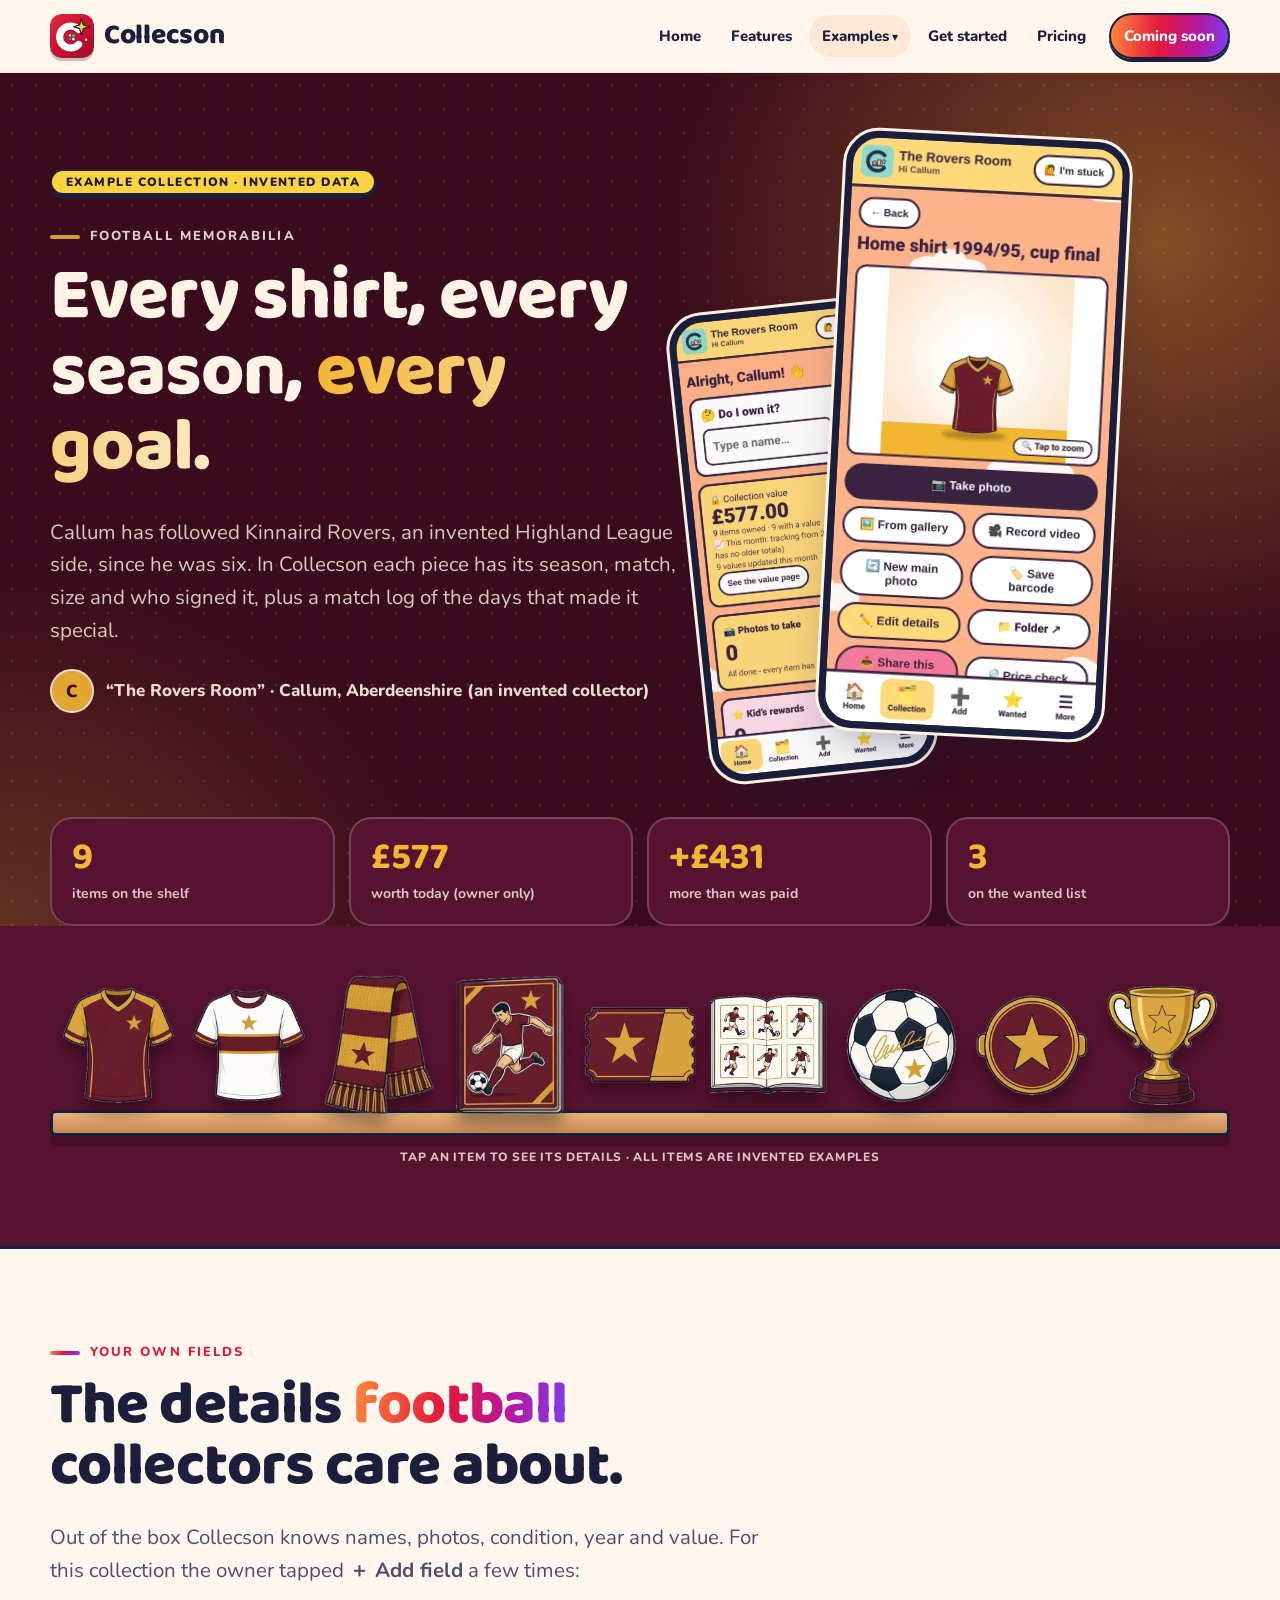
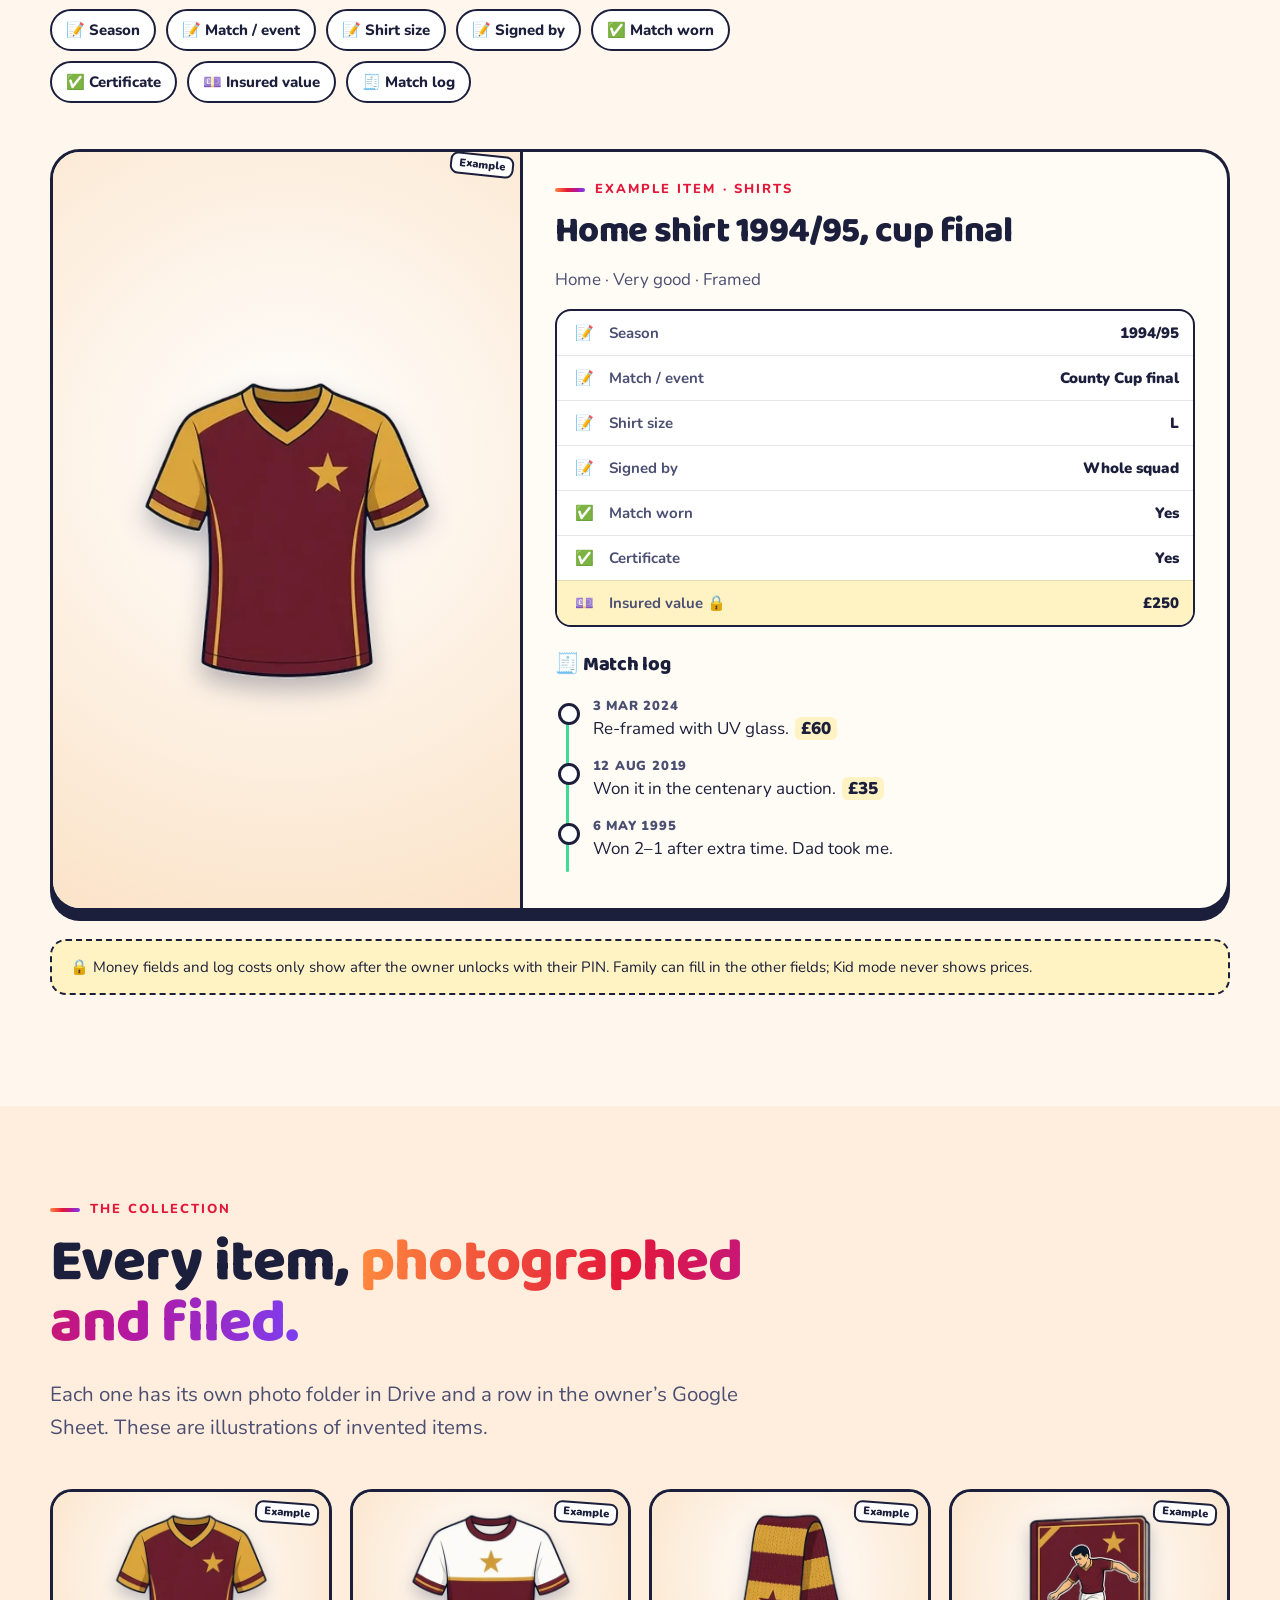
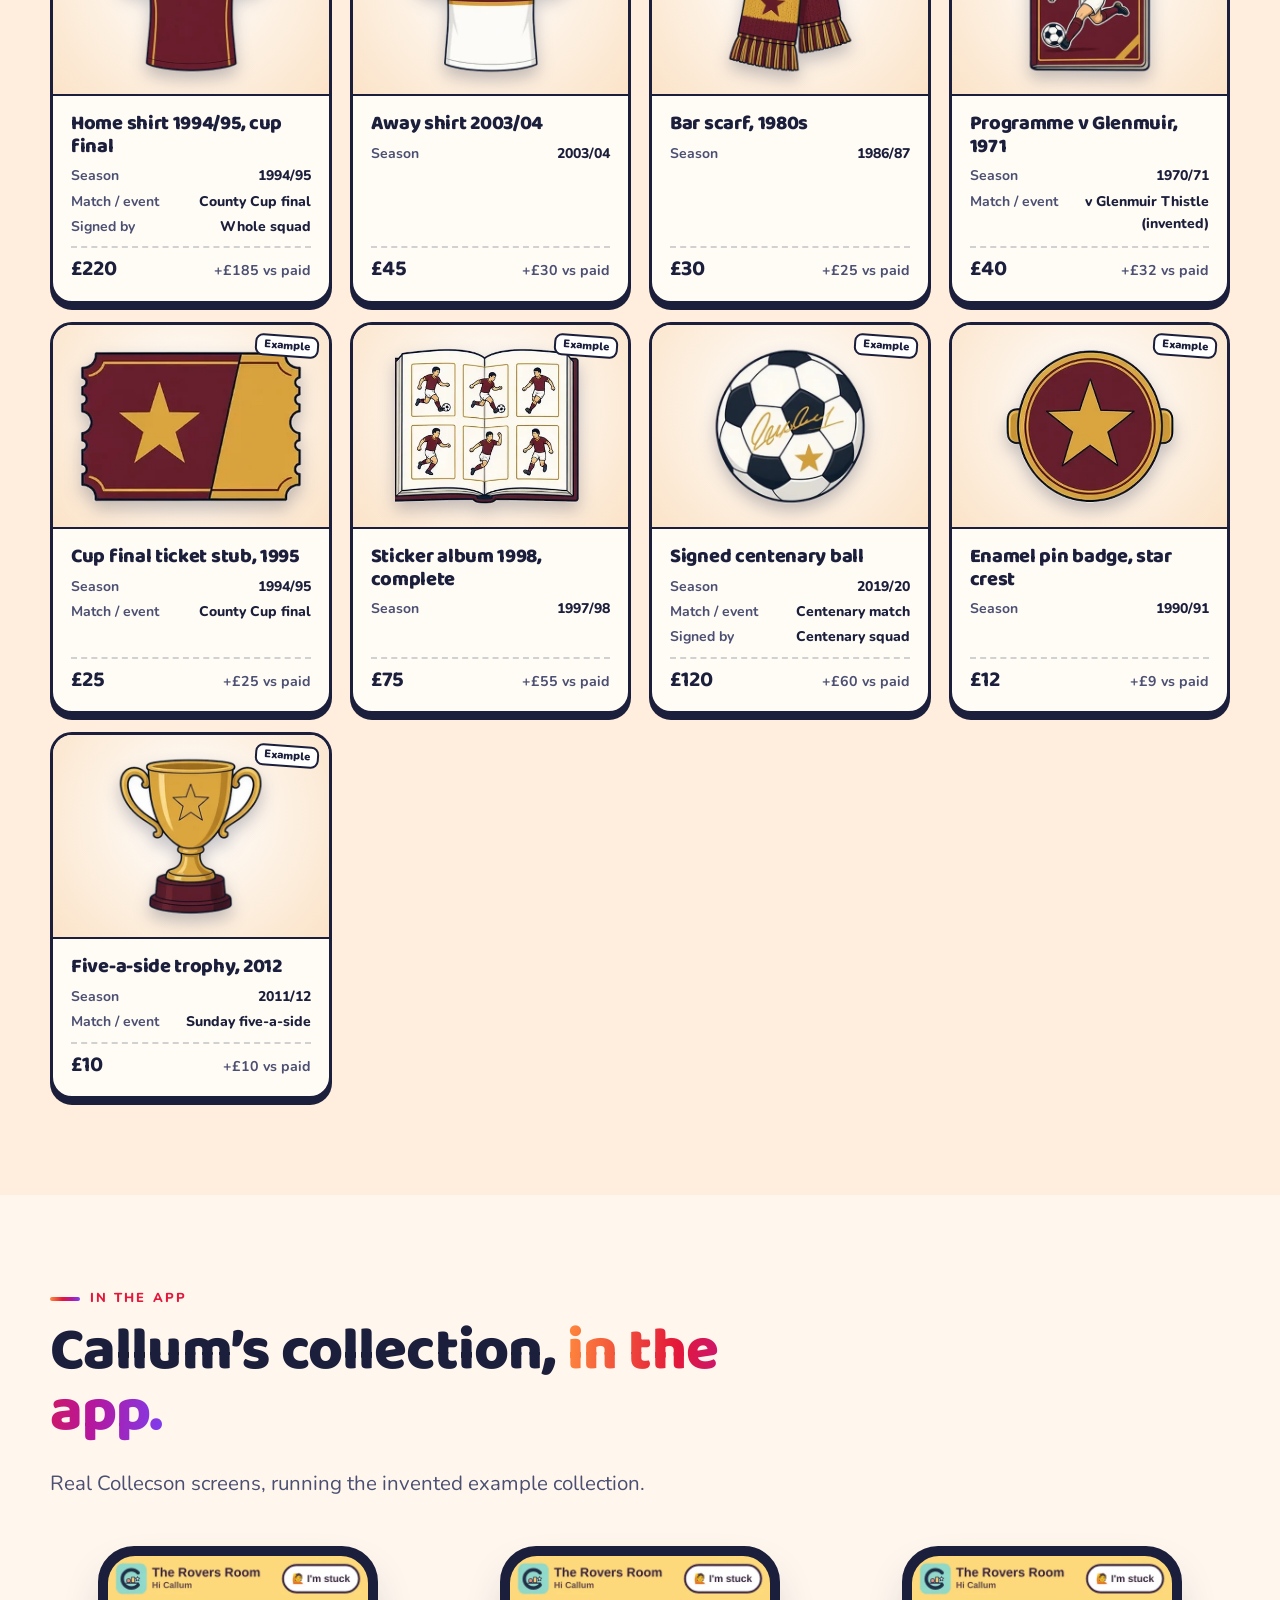
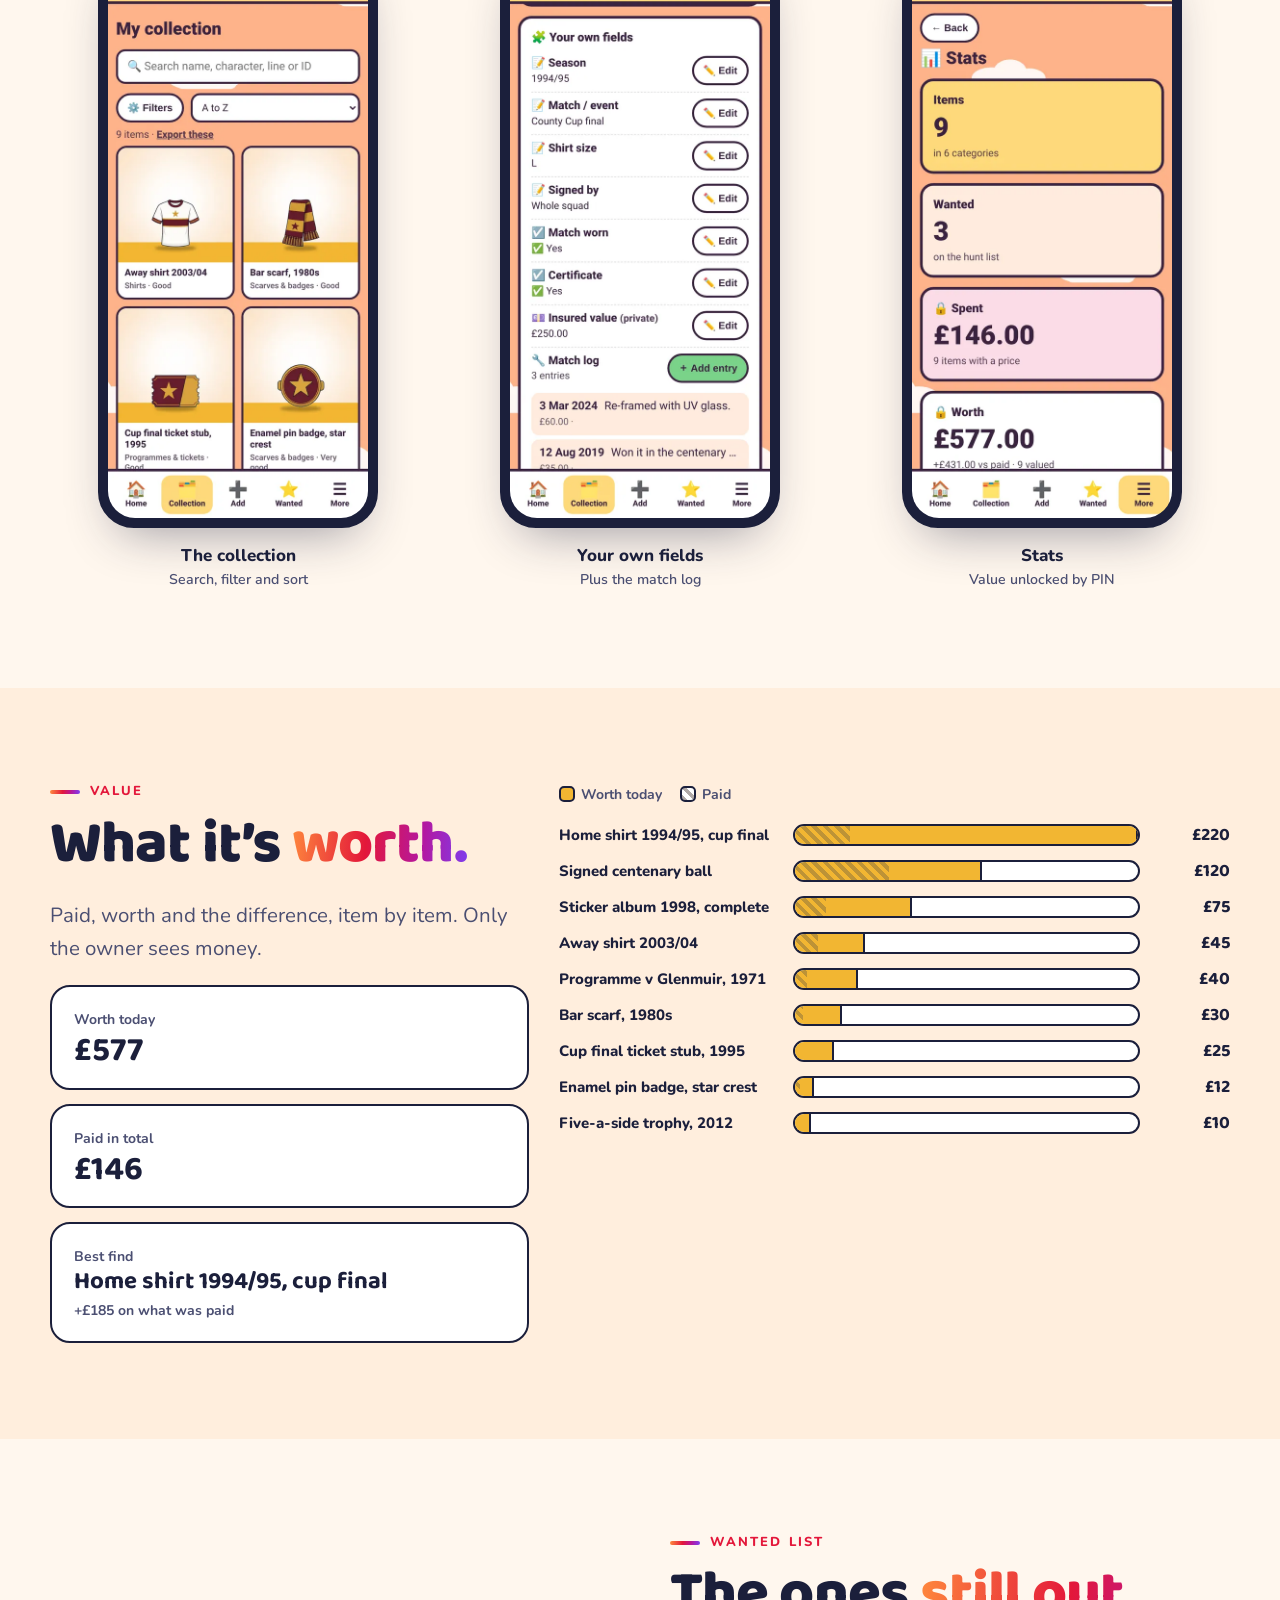
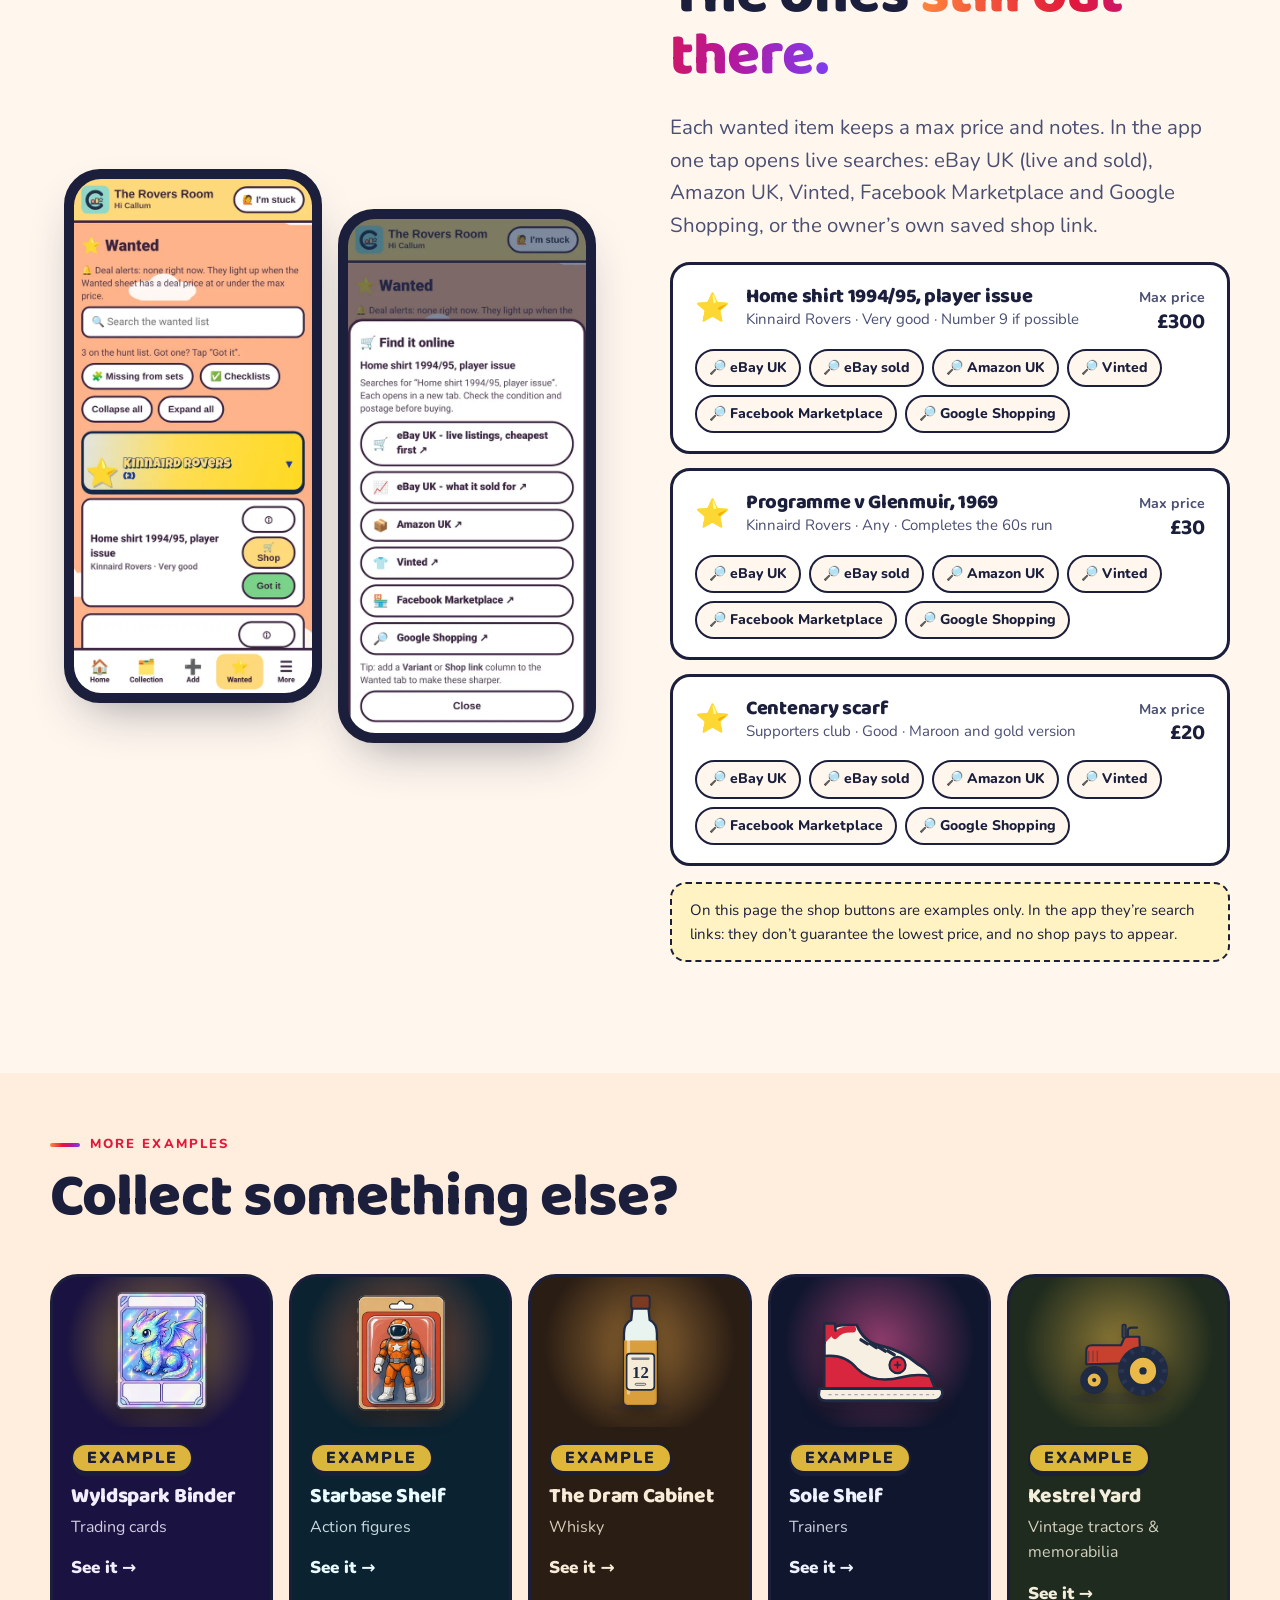
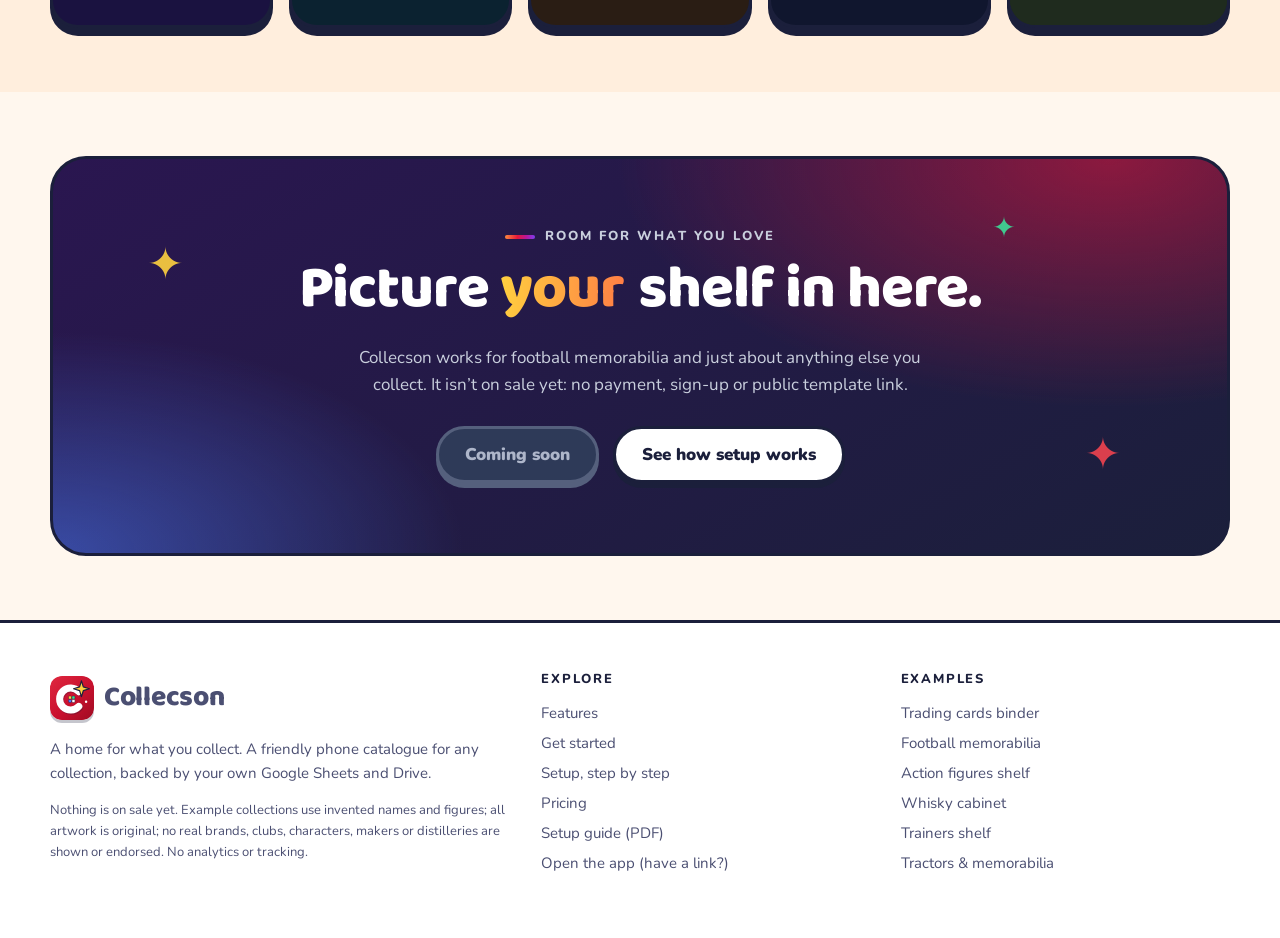
<file: examples/football/index.html>
<!doctype html>
<html lang="en-GB">
<head>
<meta charset="utf-8"><meta name="viewport" content="width=device-width,initial-scale=1">
<meta name="robots" content="noindex,nofollow,noarchive"><meta name="theme-color" content="#3A0B1C">
<title>The Rovers Room: an example football memorabilia collection in Collecson</title>
<meta name="description" content="See how Collecson looks for a football memorabilia collection: invented example items, custom fields, a match log, wanted list and values.">
<link rel="icon" href="../../assets/favicon.svg" type="image/svg+xml"><link rel="icon" href="../../assets/favicon-192.png" type="image/png" sizes="192x192"><link rel="apple-touch-icon" href="../../assets/apple-touch-icon.png">
<link rel="preload" href="../../assets/fonts/baloo2.woff2" as="font" type="font/woff2" crossorigin>
<link rel="preload" href="../../assets/fonts/nunito.woff2" as="font" type="font/woff2" crossorigin>
<link rel="stylesheet" href="../../assets/site.css">
</head>
<body>
<a class="skip" href="#main">Skip to content</a><header class="top"><div class="wrap">
<a class="brand" href="../../" aria-label="Collecson home"><img src="../../assets/logo.svg" width="40" height="40" alt=""><b>Collecson</b></a>
<nav class="links" aria-label="Main"><a href="../../">Home</a><a href="../../features/">Features</a><details class="dd on"><summary>Examples</summary><div><a href="../../examples/cards/"><span aria-hidden="true">🃏</span>Trading cards binder</a><a href="../../examples/football/" aria-current=page><span aria-hidden="true">⚽</span>Football memorabilia</a><a href="../../examples/figures/"><span aria-hidden="true">🦸</span>Action figures shelf</a><a href="../../examples/whisky/"><span aria-hidden="true">🥃</span>Whisky cabinet</a><a href="../../examples/trainers/"><span aria-hidden="true">👟</span>Trainers shelf</a><a href="../../examples/tractors/"><span aria-hidden="true">🚜</span>Tractors &amp; memorabilia</a></div></details><a href="../../get-started/">Get started</a><a href="../../pricing/">Pricing</a><a class="soon" href="../../pricing/">Coming soon</a></nav>
<details class="menu"><summary>Menu</summary><nav aria-label="Mobile"><a href="../../">Home</a><a href="../../features/">Features</a><small>EXAMPLE COLLECTIONS</small><a href="../../examples/cards/"><span aria-hidden="true">🃏</span>Trading cards binder</a><a href="../../examples/football/" aria-current=page><span aria-hidden="true">⚽</span>Football memorabilia</a><a href="../../examples/figures/"><span aria-hidden="true">🦸</span>Action figures shelf</a><a href="../../examples/whisky/"><span aria-hidden="true">🥃</span>Whisky cabinet</a><a href="../../examples/trainers/"><span aria-hidden="true">👟</span>Trainers shelf</a><a href="../../examples/tractors/"><span aria-hidden="true">🚜</span>Tractors &amp; memorabilia</a><a href="../../get-started/">Get started</a><a href="../../pricing/">Pricing</a></nav></details>
</div></header>
<main id="main"><div style="--bg:#3A0B1C;--bg2:#561330;--fg:#FFF3E6;--hi:#F2B632;--soft:#FBE3C8;--card:#FFFBF5;--hi2:#F2B632">
<section class="sc-hero"><div class="wrap"><div class="grid"><div><p class="example-badge">Example collection · invented data</p><p class="eyebrow" style="margin-top:22px">Football memorabilia</p><h1>Every shirt, every season, <span class="grad">every goal.</span></h1><p class="lede">Callum has followed Kinnaird Rovers, an invented Highland League side, since he was six. In Collecson each piece has its season, match, size and who signed it, plus a match log of the days that made it special.</p>
<p class="who"><i>C</i>“The Rovers Room” · Callum, Aberdeenshire (an invented collector)</p></div>
<div class="phones"><div class="phone b"><img src="../../assets/shots/ex-football_home.webp" width="540" height="1168" alt="Home screen of the example football memorabilia collection “The Rovers Room”"></div><div class="phone "><img src="../../assets/shots/ex-football_item.webp" width="540" height="1168" alt="An example item page: Home shirt 1994/95, cup final"></div></div></div>
<div class="stats"><div class="stat"><b>9</b><span>items on the shelf</span></div><div class="stat"><b>£577</b><span>worth today (owner only)</span></div><div class="stat"><b>+£431</b><span>more than was paid</span></div><div class="stat"><b>3</b><span>on the wanted list</span></div></div></div></section>
<section class="shelfwall"><div class="wrap"><div class="row"><a href="#home-shirt-1994-95-cup-final" title="Home shirt 1994/95, cup final (example)"><img class="art " src="../../assets/art/football/fb-home.webp" alt="" width="360" height="360" loading="lazy"></a><a href="#away-shirt-2003-04" title="Away shirt 2003/04 (example)"><img class="art " src="../../assets/art/football/fb-away.webp" alt="" width="360" height="360" loading="lazy"></a><a href="#bar-scarf-1980s" title="Bar scarf, 1980s (example)"><img class="art " src="../../assets/art/football/fb-scarf.webp" alt="" width="360" height="360" loading="lazy"></a><a href="#programme-v-glenmuir-1971" title="Programme v Glenmuir, 1971 (example)"><img class="art " src="../../assets/art/football/fb-programme.webp" alt="" width="360" height="360" loading="lazy"></a><a href="#cup-final-ticket-stub-1995" title="Cup final ticket stub, 1995 (example)"><img class="art " src="../../assets/art/football/fb-ticket.webp" alt="" width="360" height="360" loading="lazy"></a><a href="#sticker-album-1998-complete" title="Sticker album 1998, complete (example)"><img class="art " src="../../assets/art/football/fb-album.webp" alt="" width="360" height="360" loading="lazy"></a><a href="#signed-centenary-ball" title="Signed centenary ball (example)"><img class="art " src="../../assets/art/football/fb-ball.webp" alt="" width="360" height="360" loading="lazy"></a><a href="#enamel-pin-badge-star-crest" title="Enamel pin badge, star crest (example)"><img class="art " src="../../assets/art/football/fb-badge.webp" alt="" width="360" height="360" loading="lazy"></a><a href="#five-a-side-trophy-2012" title="Five-a-side trophy, 2012 (example)"><img class="art " src="../../assets/art/football/fb-trophy.webp" alt="" width="360" height="360" loading="lazy"></a></div><p class="lbl">Tap an item to see its details · all items are invented examples</p></div></section>
<section class="section"><div class="wrap"><div class="head"><p class="eyebrow">Your own fields</p><h2>The details <em>football</em> collectors care about.</h2><p class="lede">Out of the box Collecson knows names, photos, condition, year and value. For this collection the owner tapped <b>＋ Add field</b> a few times:</p><div class="ftypes"><span>📝 Season</span><span>📝 Match / event</span><span>📝 Shirt size</span><span>📝 Signed by</span><span>✅ Match worn</span><span>✅ Certificate</span><span>💷 Insured value</span><span>🧾 Match log</span></div></div><div class="spec"><div class="pic"><span class="tag">Example</span><img class="art " src="../../assets/art/football/fb-home.webp" alt="" width="360" height="360" loading="lazy"></div><div class="info"><p class="eyebrow">Example item · Shirts</p><h3 style="font-size:clamp(26px,3vw,36px)">Home shirt 1994/95, cup final</h3>
<p style="color:var(--ink2);margin:0">Home · Very good · Framed</p>
<div class="fields"><div class=""><i aria-hidden="true">📝</i><span>Season</span><b>1994/95</b></div><div class=""><i aria-hidden="true">📝</i><span>Match / event</span><b>County Cup final</b></div><div class=""><i aria-hidden="true">📝</i><span>Shirt size</span><b>L</b></div><div class=""><i aria-hidden="true">📝</i><span>Signed by</span><b>Whole squad</b></div><div class=""><i aria-hidden="true">✅</i><span>Match worn</span><b>Yes</b></div><div class=""><i aria-hidden="true">✅</i><span>Certificate</span><b>Yes</b></div><div class="priv"><i aria-hidden="true">💷</i><span>Insured value 🔒</span><b>£250</b></div></div><h3 style="margin-top:26px;font-size:20px">🧾 Match log</h3><ul class="log"><li><time>3 Mar 2024</time>Re-framed with UV glass.<span class=cost>£60</span></li><li><time>12 Aug 2019</time>Won it in the centenary auction.<span class=cost>£35</span></li><li><time>6 May 1995</time>Won 2–1 after extra time. Dad took me.</li></ul></div></div>
<p class="note" style="margin-top:28px">🔒 Money fields and log costs only show after the owner unlocks with their PIN. Family can fill in the other fields; Kid mode never shows prices.</p></div></section>
<section class="section band" style="--card:#FFFBF5;--soft:#FBE3C8"><div class="wrap"><div class="head"><p class="eyebrow">The collection</p><h2>Every item, <em>photographed and filed.</em></h2><p class="lede">Each one has its own photo folder in Drive and a row in the owner’s Google Sheet. These are illustrations of invented items.</p></div><div class="items"><article class="item" id="home-shirt-1994-95-cup-final"><div class="pic"><span class="tag">Example</span><img class="art " src="../../assets/art/football/fb-home.webp" alt="" width="360" height="360" loading="lazy"></div><div class="body"><h3>Home shirt 1994/95, cup final</h3><dl><dt>Season</dt><dd>1994/95</dd><dt>Match / event</dt><dd>County Cup final</dd><dt>Signed by</dt><dd>Whole squad</dd></dl>
<div class="val"><b>£220</b><small class="up">+£185 vs paid</small></div></div></article><article class="item" id="away-shirt-2003-04"><div class="pic"><span class="tag">Example</span><img class="art " src="../../assets/art/football/fb-away.webp" alt="" width="360" height="360" loading="lazy"></div><div class="body"><h3>Away shirt 2003/04</h3><dl><dt>Season</dt><dd>2003/04</dd></dl>
<div class="val"><b>£45</b><small class="up">+£30 vs paid</small></div></div></article><article class="item" id="bar-scarf-1980s"><div class="pic"><span class="tag">Example</span><img class="art " src="../../assets/art/football/fb-scarf.webp" alt="" width="360" height="360" loading="lazy"></div><div class="body"><h3>Bar scarf, 1980s</h3><dl><dt>Season</dt><dd>1986/87</dd></dl>
<div class="val"><b>£30</b><small class="up">+£25 vs paid</small></div></div></article><article class="item" id="programme-v-glenmuir-1971"><div class="pic"><span class="tag">Example</span><img class="art " src="../../assets/art/football/fb-programme.webp" alt="" width="360" height="360" loading="lazy"></div><div class="body"><h3>Programme v Glenmuir, 1971</h3><dl><dt>Season</dt><dd>1970/71</dd><dt>Match / event</dt><dd>v Glenmuir Thistle (invented)</dd></dl>
<div class="val"><b>£40</b><small class="up">+£32 vs paid</small></div></div></article><article class="item" id="cup-final-ticket-stub-1995"><div class="pic"><span class="tag">Example</span><img class="art " src="../../assets/art/football/fb-ticket.webp" alt="" width="360" height="360" loading="lazy"></div><div class="body"><h3>Cup final ticket stub, 1995</h3><dl><dt>Season</dt><dd>1994/95</dd><dt>Match / event</dt><dd>County Cup final</dd></dl>
<div class="val"><b>£25</b><small class="up">+£25 vs paid</small></div></div></article><article class="item" id="sticker-album-1998-complete"><div class="pic"><span class="tag">Example</span><img class="art " src="../../assets/art/football/fb-album.webp" alt="" width="360" height="360" loading="lazy"></div><div class="body"><h3>Sticker album 1998, complete</h3><dl><dt>Season</dt><dd>1997/98</dd></dl>
<div class="val"><b>£75</b><small class="up">+£55 vs paid</small></div></div></article><article class="item" id="signed-centenary-ball"><div class="pic"><span class="tag">Example</span><img class="art " src="../../assets/art/football/fb-ball.webp" alt="" width="360" height="360" loading="lazy"></div><div class="body"><h3>Signed centenary ball</h3><dl><dt>Season</dt><dd>2019/20</dd><dt>Match / event</dt><dd>Centenary match</dd><dt>Signed by</dt><dd>Centenary squad</dd></dl>
<div class="val"><b>£120</b><small class="up">+£60 vs paid</small></div></div></article><article class="item" id="enamel-pin-badge-star-crest"><div class="pic"><span class="tag">Example</span><img class="art " src="../../assets/art/football/fb-badge.webp" alt="" width="360" height="360" loading="lazy"></div><div class="body"><h3>Enamel pin badge, star crest</h3><dl><dt>Season</dt><dd>1990/91</dd></dl>
<div class="val"><b>£12</b><small class="up">+£9 vs paid</small></div></div></article><article class="item" id="five-a-side-trophy-2012"><div class="pic"><span class="tag">Example</span><img class="art " src="../../assets/art/football/fb-trophy.webp" alt="" width="360" height="360" loading="lazy"></div><div class="body"><h3>Five-a-side trophy, 2012</h3><dl><dt>Season</dt><dd>2011/12</dd><dt>Match / event</dt><dd>Sunday five-a-side</dd></dl>
<div class="val"><b>£10</b><small class="up">+£10 vs paid</small></div></div></article></div></div></section>
<section class="section"><div class="wrap"><div class="head"><p class="eyebrow">In the app</p><h2>Callum’s collection, <em>in the app.</em></h2><p class="lede">Real Collecson screens, running the invented example collection.</p></div>
<div class="trio"><figure><div class="phone "><img src="../../assets/shots/ex-football_collection.webp" width="540" height="1168" alt="Collection grid with photos" loading=lazy></div><figcaption>The collection<small>Search, filter and sort</small></figcaption></figure><figure><div class="phone "><img src="../../assets/shots/ex-football_fields.webp" width="540" height="1168" alt="Your own fields and the log on an item" loading=lazy></div><figcaption>Your own fields<small>Plus the match log</small></figcaption></figure><figure><div class="phone "><img src="../../assets/shots/ex-football_stats.webp" width="540" height="1168" alt="Stats with value behind the PIN" loading=lazy></div><figcaption>Stats<small>Value unlocked by PIN</small></figcaption></figure></div></div></section>
<section class="section band" style="--hi2:#F2B632"><div class="wrap valuebox"><div><p class="eyebrow">Value</p><h2>What it’s <em>worth.</em></h2><p class="lede">Paid, worth and the difference, item by item. Only the owner sees money.</p>
<div class="totals"><div class="total"><span>Worth today</span><b>£577</b></div><div class="total"><span>Paid in total</span><b>£146</b></div><div class="total"><span>Best find</span><b style="font-size:24px">Home shirt 1994/95, cup final</b><span class="up">+£185 on what was paid</span></div></div></div>
<div><div class="legend"><span><i style="background:#F2B632"></i>Worth today</span><span><i style="background:repeating-linear-gradient(45deg,rgba(31,42,68,.35) 0 4px,#fff 4px 8px)"></i>Paid</span></div><div class="bars"><div class="bar"><span class="n">Home shirt 1994/95, cup final</span><span class="t"><i style="width:100.0%"></i><u style="width:15.9%"></u></span><b>£220</b></div><div class="bar"><span class="n">Signed centenary ball</span><span class="t"><i style="width:54.5%"></i><u style="width:27.3%"></u></span><b>£120</b></div><div class="bar"><span class="n">Sticker album 1998, complete</span><span class="t"><i style="width:34.1%"></i><u style="width:9.1%"></u></span><b>£75</b></div><div class="bar"><span class="n">Away shirt 2003/04</span><span class="t"><i style="width:20.5%"></i><u style="width:6.8%"></u></span><b>£45</b></div><div class="bar"><span class="n">Programme v Glenmuir, 1971</span><span class="t"><i style="width:18.2%"></i><u style="width:3.6%"></u></span><b>£40</b></div><div class="bar"><span class="n">Bar scarf, 1980s</span><span class="t"><i style="width:13.6%"></i><u style="width:2.3%"></u></span><b>£30</b></div><div class="bar"><span class="n">Cup final ticket stub, 1995</span><span class="t"><i style="width:11.4%"></i><u style="width:0.0%"></u></span><b>£25</b></div><div class="bar"><span class="n">Enamel pin badge, star crest</span><span class="t"><i style="width:5.5%"></i><u style="width:1.4%"></u></span><b>£12</b></div><div class="bar"><span class="n">Five-a-side trophy, 2012</span><span class="t"><i style="width:4.5%"></i><u style="width:0.0%"></u></span><b>£10</b></div></div></div></div></section>
<section class="section"><div class="wrap split flip"><div><p class="eyebrow">Wanted list</p><h2>The ones <em>still out there.</em></h2><p class="lede">Each wanted item keeps a max price and notes. In the app one tap opens live searches: eBay UK (live and sold), Amazon UK, Vinted, Facebook Marketplace and Google Shopping, or the owner’s own saved shop link.</p><div class="wanted"><article class="want"><span class="star" aria-hidden="true">⭐</span><div><h3>Home shirt 1994/95, player issue</h3><p>Kinnaird Rovers · Very good · Number 9 if possible</p></div><div class="max"><small>Max price</small><b>£300</b></div>
<div class="shops" aria-label="Shop searches in the app"><span class="shop">🔎 eBay UK</span><span class="shop">🔎 eBay sold</span><span class="shop">🔎 Amazon UK</span><span class="shop">🔎 Vinted</span><span class="shop">🔎 Facebook Marketplace</span><span class="shop">🔎 Google Shopping</span></div></article><article class="want"><span class="star" aria-hidden="true">⭐</span><div><h3>Programme v Glenmuir, 1969</h3><p>Kinnaird Rovers · Any · Completes the 60s run</p></div><div class="max"><small>Max price</small><b>£30</b></div>
<div class="shops" aria-label="Shop searches in the app"><span class="shop">🔎 eBay UK</span><span class="shop">🔎 eBay sold</span><span class="shop">🔎 Amazon UK</span><span class="shop">🔎 Vinted</span><span class="shop">🔎 Facebook Marketplace</span><span class="shop">🔎 Google Shopping</span></div></article><article class="want"><span class="star" aria-hidden="true">⭐</span><div><h3>Centenary scarf</h3><p>Supporters club · Good · Maroon and gold version</p></div><div class="max"><small>Max price</small><b>£20</b></div>
<div class="shops" aria-label="Shop searches in the app"><span class="shop">🔎 eBay UK</span><span class="shop">🔎 eBay sold</span><span class="shop">🔎 Amazon UK</span><span class="shop">🔎 Vinted</span><span class="shop">🔎 Facebook Marketplace</span><span class="shop">🔎 Google Shopping</span></div></article></div>
<p class="note" style="margin-top:16px">On this page the shop buttons are examples only. In the app they’re search links: they don’t guarantee the lowest price, and no shop pays to appear.</p></div>
<div class="phones"><div class="phone "><img src="../../assets/shots/ex-football_wanted.webp" width="540" height="1168" alt="The Wanted list in the app" loading=lazy></div><div class="phone "><img src="../../assets/shots/ex-football_shop.webp" width="540" height="1168" alt="Find it online: one-tap shop searches" loading=lazy></div></div></div></section>
<section class="section tight band"><div class="wrap"><div class="head"><p class="eyebrow">More examples</p><h2>Collect something else?</h2></div><div class="more-ex"><a class="show" href="../cards/" style="--bg:#1A1240;--bg2:#2A1D63;--fg:#F3EEFF;--hi:#FFD23F;--soft:#E4DAFF;--card:#FFFFFF;--hi2:#FFD23F;background:var(--bg)"><div class="mini"><img class="art " src="../../assets/art/cards/card-dragon.webp" alt="" width="360" height="360" loading="lazy"></div><div class="txt" style="background:var(--bg)"><p class="example-badge" style="margin-bottom:12px">Example</p><h3>Wyldspark Binder</h3><p>Trading cards</p><span class="go">See it →</span></div></a><a class="show" href="../figures/" style="--bg:#0B2230;--bg2:#123649;--fg:#E9FBFF;--hi:#FF7A45;--soft:#D4F3FF;--card:#FFFFFF;--hi2:#FF7A45;background:var(--bg)"><div class="mini"><img class="art " src="../../assets/art/figures/af-ranger.webp" alt="" width="360" height="360" loading="lazy"></div><div class="txt" style="background:var(--bg)"><p class="example-badge" style="margin-bottom:12px">Example</p><h3>Starbase Shelf</h3><p>Action figures</p><span class="go">See it →</span></div></a><a class="show" href="../whisky/" style="--bg:#2A1D14;--bg2:#3B2A1D;--fg:#F8EBD8;--hi:#E7A54B;--soft:#F4E3C9;--card:#FFF8EE;--hi2:#E7A54B;background:var(--bg)"><div class="mini"><svg aria-hidden="true" xmlns="http://www.w3.org/2000/svg" viewBox="50 20 300 370" role="img"><g data-k="bottle"/><ellipse cx="200" cy="372" rx="92" ry="11.0" fill="#1F2A44" opacity=".16"/><path d="M150 150 Q150 118 172 108 L176 70 L224 70 L228 108 Q250 118 250 150 L250 352 Q250 366 236 366 L164 366 Q150 366 150 352 Z" fill="#E9F3EF" stroke="#1F2A44" stroke-width="7" stroke-linejoin="round"/><clipPath id="lq12tall"><path d="M150 150 Q150 118 172 108 L176 70 L224 70 L228 108 Q250 118 250 150 L250 352 Q250 366 236 366 L164 366 Q150 366 150 352 Z"/></clipPath><rect x="100" y="170" width="200" height="300" fill="#D9962B" clip-path="url(#lq12tall)" opacity=".9"/><path d="M164 170 L164 330" stroke="#fff" stroke-width="9" stroke-linecap="round" opacity=".45"/><rect x="158" y="210" width="84" height="110" rx="10" fill="#F6EBD6" stroke="#1F2A44" stroke-width="5"/><rect x="172" y="222" width="56" height="7" rx="3.5" fill="#1F2A44" opacity=".55"/><text x="200" y="285" text-anchor="middle" font-family="Georgia,serif" font-weight="700" font-size="51" fill="#1F2A44">12</text><rect x="184" y="300" width="32" height="6" rx="3" fill="#F6EBD6" stroke="#1F2A44" stroke-width="2"/><rect x="172" y="34" width="56" height="40" rx="8" fill="#7A3B22" stroke="#1F2A44" stroke-width="6"/></svg></div><div class="txt" style="background:var(--bg)"><p class="example-badge" style="margin-bottom:12px">Example</p><h3>The Dram Cabinet</h3><p>Whisky</p><span class="go">See it →</span></div></a><a class="show" href="../trainers/" style="--bg:#10162E;--bg2:#1B2550;--fg:#EEF2FF;--hi:#FF5DA2;--soft:#DDE6FF;--card:#FFFFFF;--hi2:#FF5DA2;background:var(--bg)"><div class="mini"><svg aria-hidden="true" xmlns="http://www.w3.org/2000/svg" viewBox="20 60 370 300" role="img"><g data-k="wide"/><ellipse cx="205" cy="338" rx="150" ry="18.0" fill="#1F2A44" opacity=".16"/><path d="M70 300 L70 190 Q72 150 112 144 L150 144 Q166 184 206 194 Q262 206 300 240 Q336 258 342 300 Z" fill="#F6EFE2" stroke="#1F2A44" stroke-width="7" stroke-linejoin="round"/><path d="M70 300 L70 220 Q120 214 150 250 Q190 290 260 272 Q300 262 330 270 L342 300 Z" fill="#D7263D" stroke="#1F2A44" stroke-width="6" stroke-linejoin="round"/><path d="M96 170 Q110 152 140 154" stroke="#D7263D" stroke-width="16" stroke-linecap="round" fill="none"/><circle cx="250" cy="242" r="20" fill="#D7263D" stroke="#1F2A44" stroke-width="5"/><path d="M243 242 L257 242 M250 235 L250 249" stroke="#1F2A44" stroke-width="4" stroke-linecap="round"/><path d="M160 180 L176 190" stroke="#1F2A44" stroke-width="8" stroke-linecap="round"/><path d="M182 189 L198 199" stroke="#1F2A44" stroke-width="8" stroke-linecap="round"/><path d="M204 198 L220 208" stroke="#1F2A44" stroke-width="8" stroke-linecap="round"/><path d="M226 207 L242 217" stroke="#1F2A44" stroke-width="8" stroke-linecap="round"/><path d="M58 300 L352 300 Q362 300 360 314 Q356 330 336 330 L74 330 Q56 330 56 314 Z" fill="#F6EFE2" stroke="#1F2A44" stroke-width="7" stroke-linejoin="round"/><path d="M80 315 L340 315" stroke="#1F2A44" stroke-width="3" stroke-dasharray="8 8" opacity=".35"/><path d="M70 190 L70 140 L96 140 L98 160" fill="#D7263D" stroke="#1F2A44" stroke-width="6" stroke-linejoin="round"/></svg></div><div class="txt" style="background:var(--bg)"><p class="example-badge" style="margin-bottom:12px">Example</p><h3>Sole Shelf</h3><p>Trainers</p><span class="go">See it →</span></div></a><a class="show" href="../tractors/" style="--bg:#1F2B1E;--bg2:#2D3D2A;--fg:#F3EEDC;--hi:#E9B949;--soft:#EDE6CF;--card:#FFFDF6;--hi2:#E9B949;background:var(--bg)"><div class="mini"><svg aria-hidden="true" xmlns="http://www.w3.org/2000/svg" viewBox="0 0 400 400" role="img"><g transform="translate(0 0) scale(1.0)"><ellipse cx="200" cy="352" rx="160" ry="19.2" fill="#1F2A44" opacity=".16"/><path d="M96 240 L96 196 Q96 178 114 178 L210 178 L222 150 L270 150 L274 236 Z" fill="#C8402E" stroke="#1F2A44" stroke-width="7" stroke-linejoin="round"/><rect x="214" y="110" width="12" height="44" rx="4" fill="#3A3F4B" stroke="#1F2A44" stroke-width="5"/><path d="M232 150 L232 132 Q232 120 246 120 L262 120" stroke="#1F2A44" stroke-width="8" fill="none" stroke-linecap="round"/><circle cx="282" cy="262" r="82" fill="#1F2A44"/><circle cx="282" cy="262" r="46" fill="#E9B949" stroke="#1F2A44" stroke-width="6"/><circle cx="282" cy="262" r="12" fill="#1F2A44"/><rect x="276" y="182" width="12" height="18" rx="3" fill="#2B3550" transform="rotate(0 282 262)"/><rect x="276" y="182" width="12" height="18" rx="3" fill="#2B3550" transform="rotate(30 282 262)"/><rect x="276" y="182" width="12" height="18" rx="3" fill="#2B3550" transform="rotate(60 282 262)"/><rect x="276" y="182" width="12" height="18" rx="3" fill="#2B3550" transform="rotate(90 282 262)"/><rect x="276" y="182" width="12" height="18" rx="3" fill="#2B3550" transform="rotate(120 282 262)"/><rect x="276" y="182" width="12" height="18" rx="3" fill="#2B3550" transform="rotate(150 282 262)"/><rect x="276" y="182" width="12" height="18" rx="3" fill="#2B3550" transform="rotate(180 282 262)"/><rect x="276" y="182" width="12" height="18" rx="3" fill="#2B3550" transform="rotate(210 282 262)"/><rect x="276" y="182" width="12" height="18" rx="3" fill="#2B3550" transform="rotate(240 282 262)"/><rect x="276" y="182" width="12" height="18" rx="3" fill="#2B3550" transform="rotate(270 282 262)"/><rect x="276" y="182" width="12" height="18" rx="3" fill="#2B3550" transform="rotate(300 282 262)"/><rect x="276" y="182" width="12" height="18" rx="3" fill="#2B3550" transform="rotate(330 282 262)"/><circle cx="122" cy="292" r="46" fill="#1F2A44"/><circle cx="122" cy="292" r="24" fill="#E9B949" stroke="#1F2A44" stroke-width="5"/><circle cx="122" cy="292" r="7" fill="#1F2A44"/><path d="M104 196 L104 232 M118 196 L118 232 M132 196 L132 232" stroke="#1F2A44" stroke-width="4" opacity=".45"/></g></svg></div><div class="txt" style="background:var(--bg)"><p class="example-badge" style="margin-bottom:12px">Example</p><h3>Kestrel Yard</h3><p>Vintage tractors &amp; memorabilia</p><span class="go">See it →</span></div></a></div></div></section>
</div>
<section class="section tight" id="soon"><div class="wrap"><div class="cta"><span class="spark s1" aria-hidden="true">✦</span><span class="spark s2" aria-hidden="true">✦</span><span class="spark s3" aria-hidden="true">✦</span>
<p class="eyebrow" style="justify-content:center;color:#C9CFDD">ROOM FOR WHAT YOU LOVE</p><h2>Picture <em>your</em> shelf in here.</h2><p>Collecson works for football memorabilia and just about anything else you collect. It isn’t on sale yet: no payment, sign-up or public template link.</p>
<div class="actions"><button class="btn" type="button" disabled aria-disabled="true">Coming soon</button><a class="btn light" href="../../get-started/">See how setup works</a></div></div></div></section></main>
<footer><div class="wrap">
<div><a class="brand" href="../../"><img src="../../assets/logo.svg" width="44" height="44" alt=""><b>Collecson</b></a><p style="margin-top:14px">A home for what you collect. A friendly phone catalogue for any collection, backed by your own Google Sheets and Drive.</p><p class="small">Nothing is on sale yet. Example collections use invented names and figures; all artwork is original; no real brands, clubs, characters, makers or distilleries are shown or endorsed. No analytics or tracking.</p></div>
<div><h4>Explore</h4><a href="../../features/">Features</a><a href="../../get-started/">Get started</a><a href="../../setup/">Setup, step by step</a><a href="../../pricing/">Pricing</a><a href="../../guide/Collecson_Setup_Guide_v5.pdf">Setup guide (PDF)</a><a href="../../app/">Open the app (have a link?)</a></div>
<div><h4>Examples</h4><a href="../../examples/cards/">Trading cards binder</a><a href="../../examples/football/">Football memorabilia</a><a href="../../examples/figures/">Action figures shelf</a><a href="../../examples/whisky/">Whisky cabinet</a><a href="../../examples/trainers/">Trainers shelf</a><a href="../../examples/tractors/">Tractors &amp; memorabilia</a></div>
</div></footer>
</body>
</html>
</file>
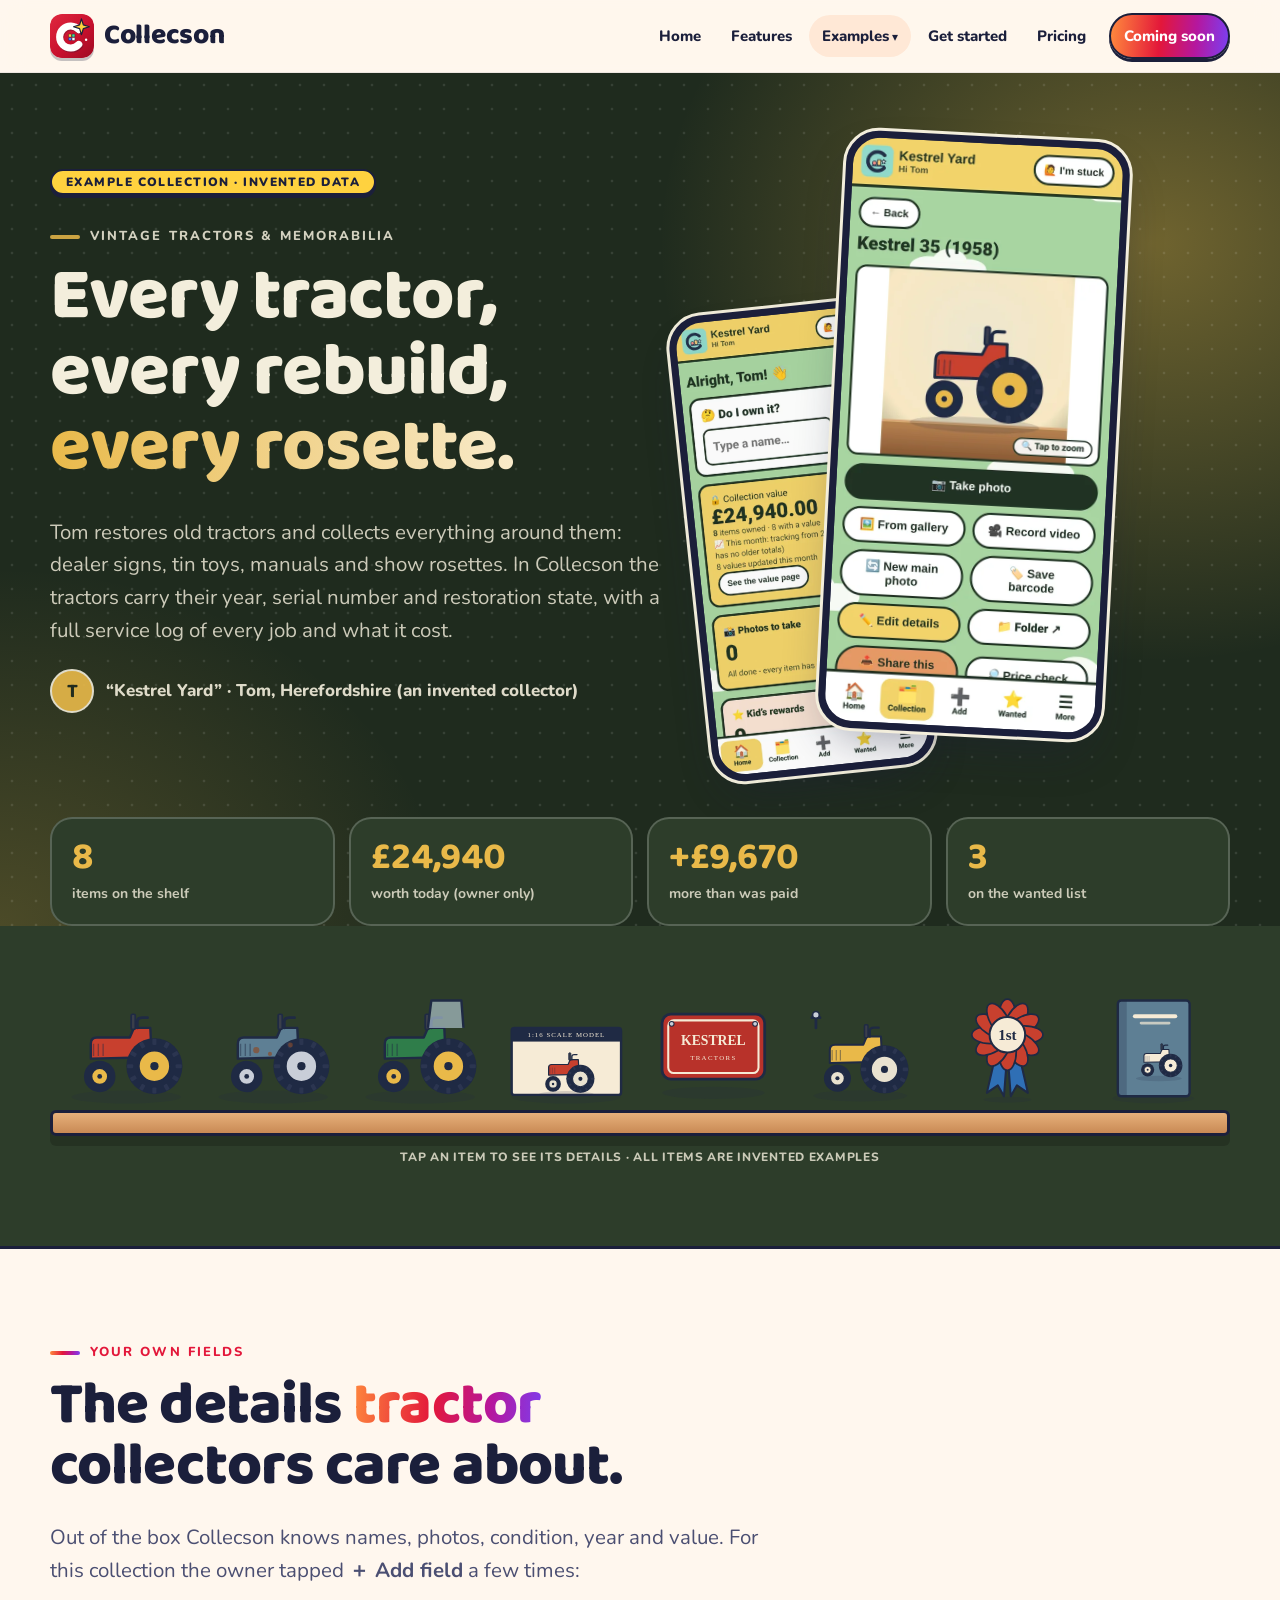
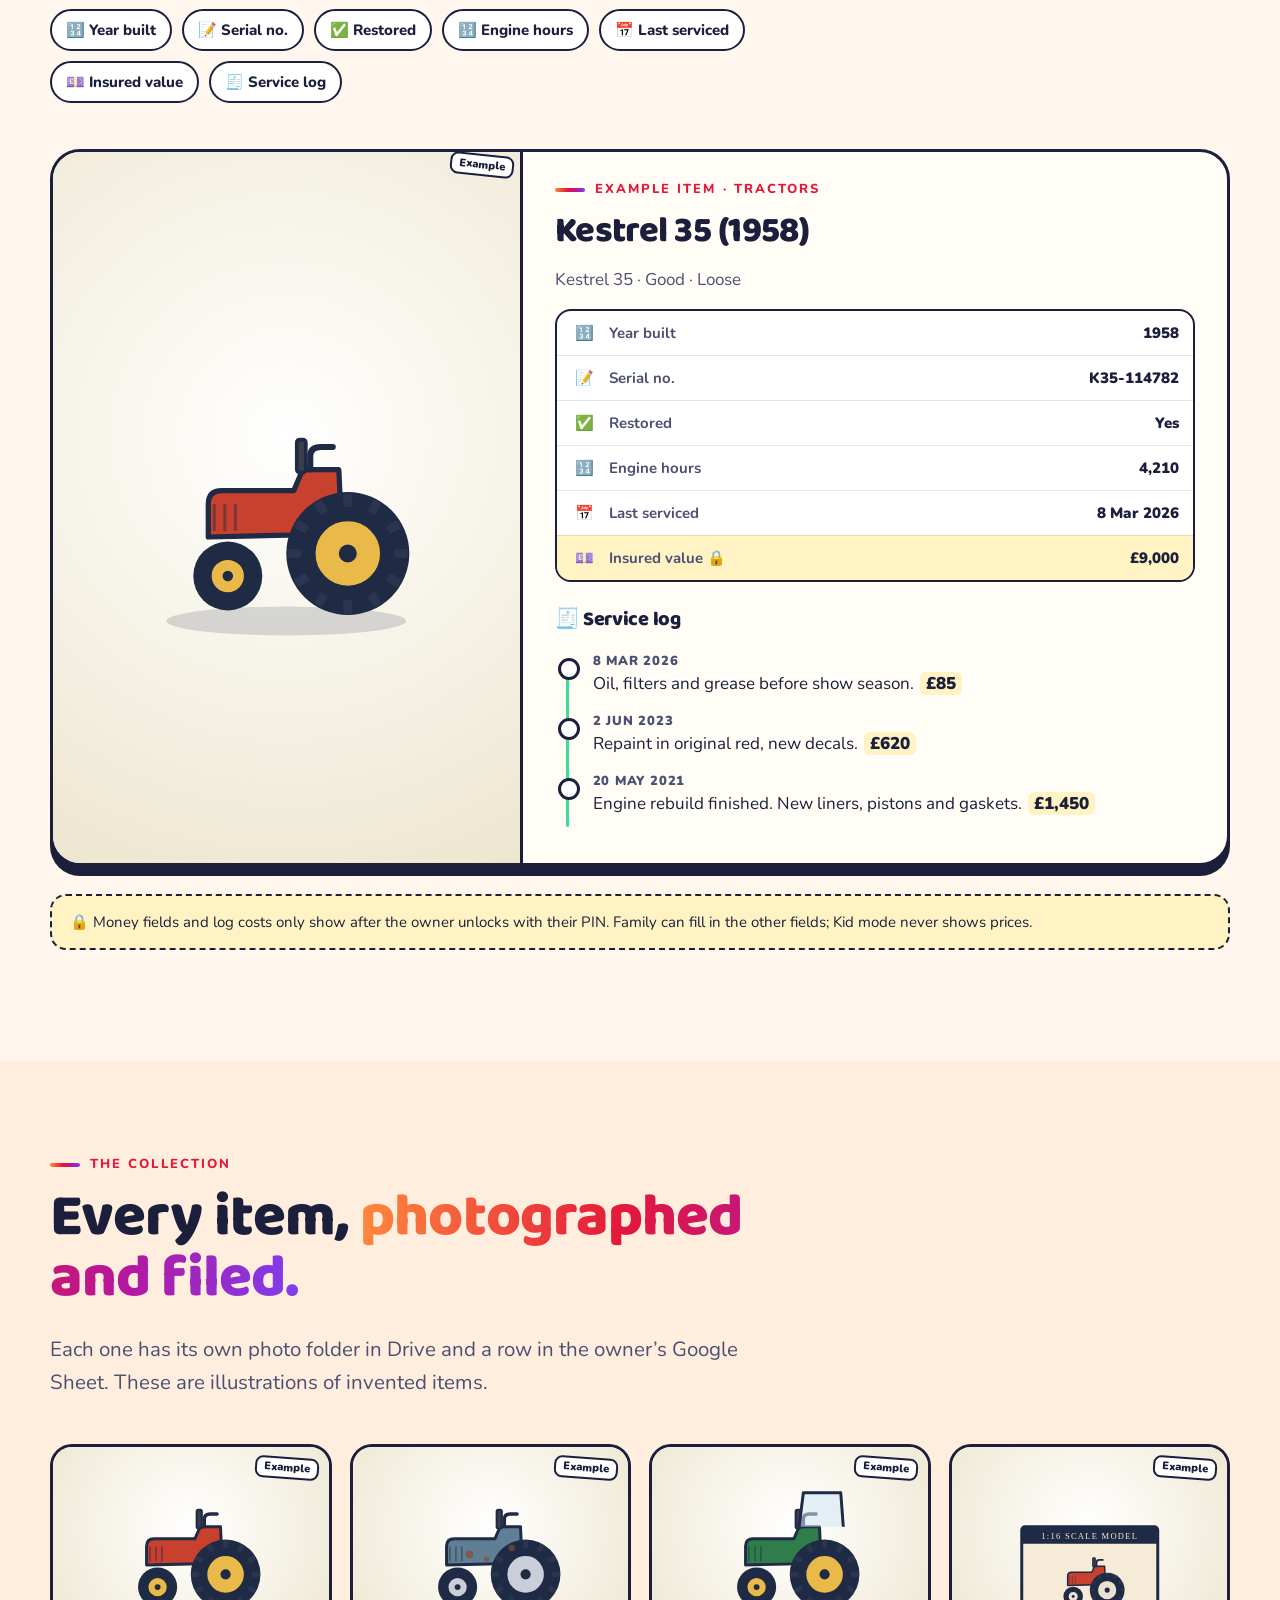
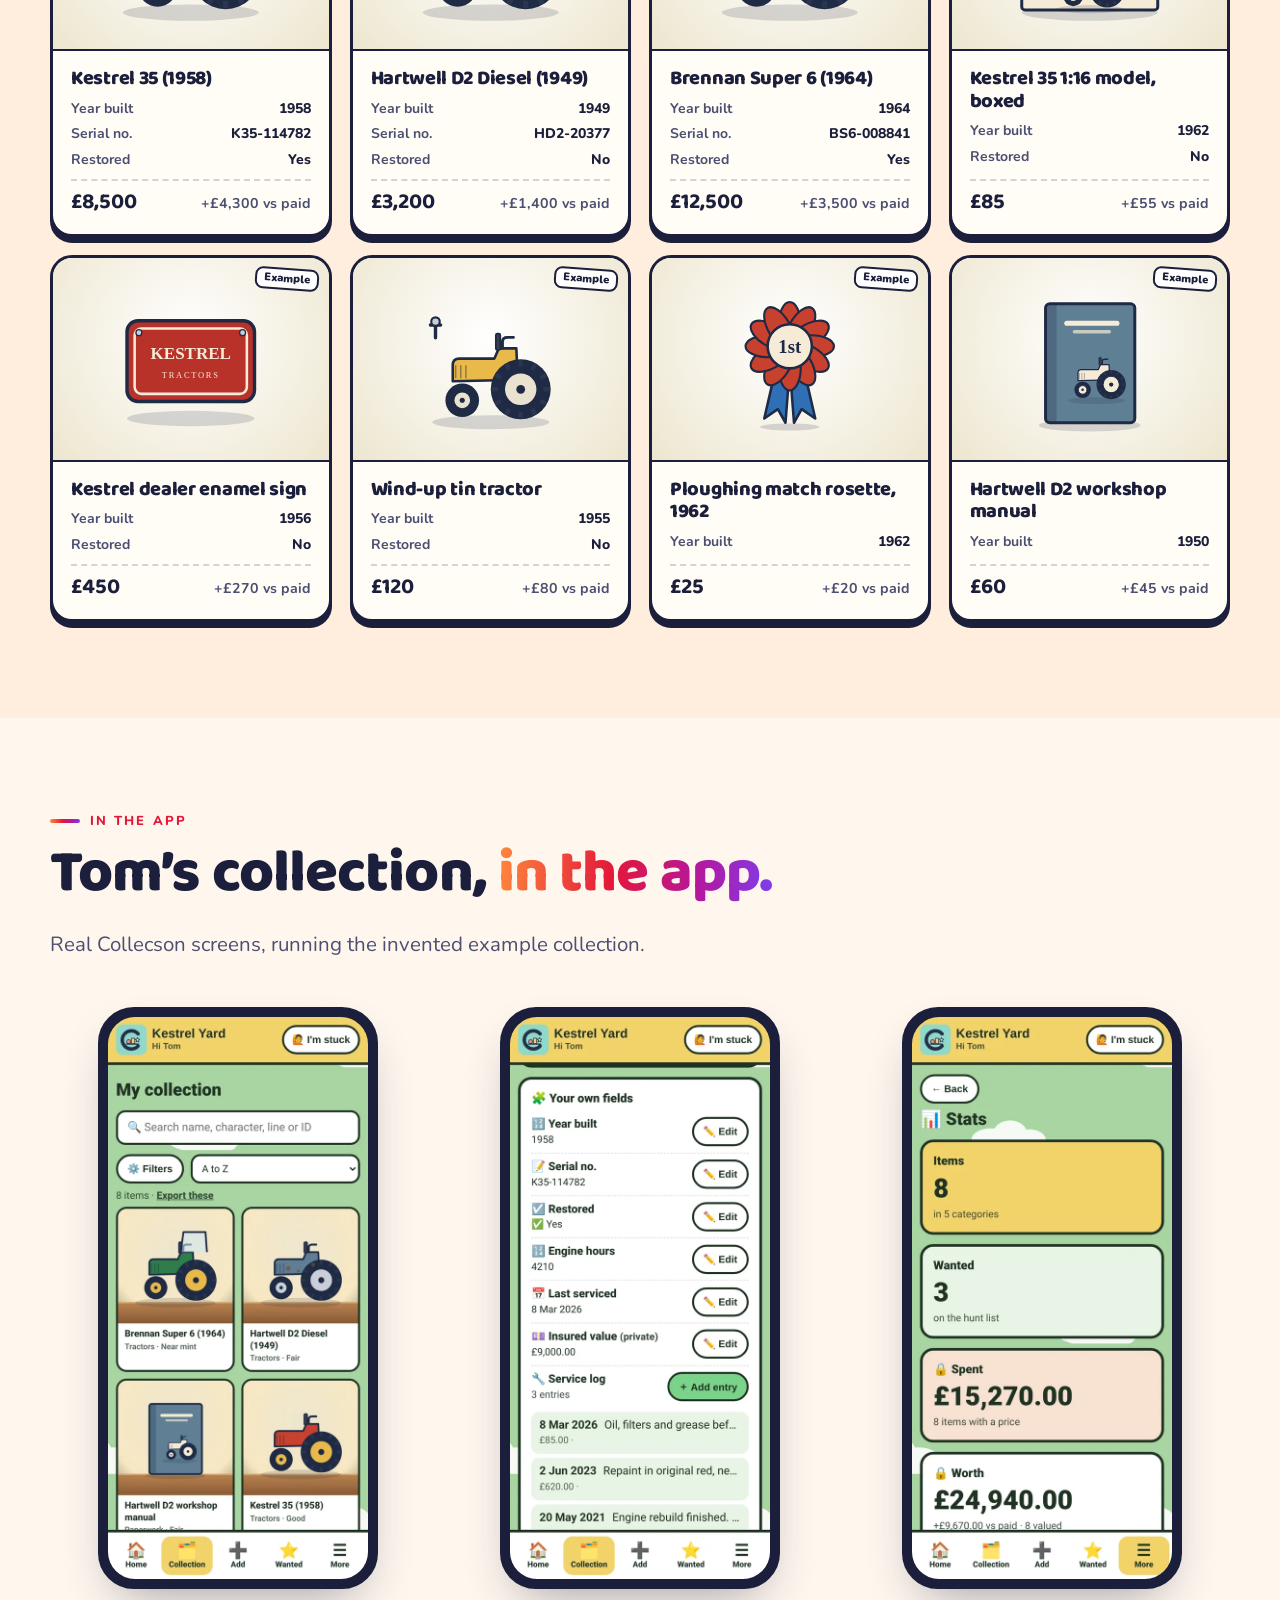
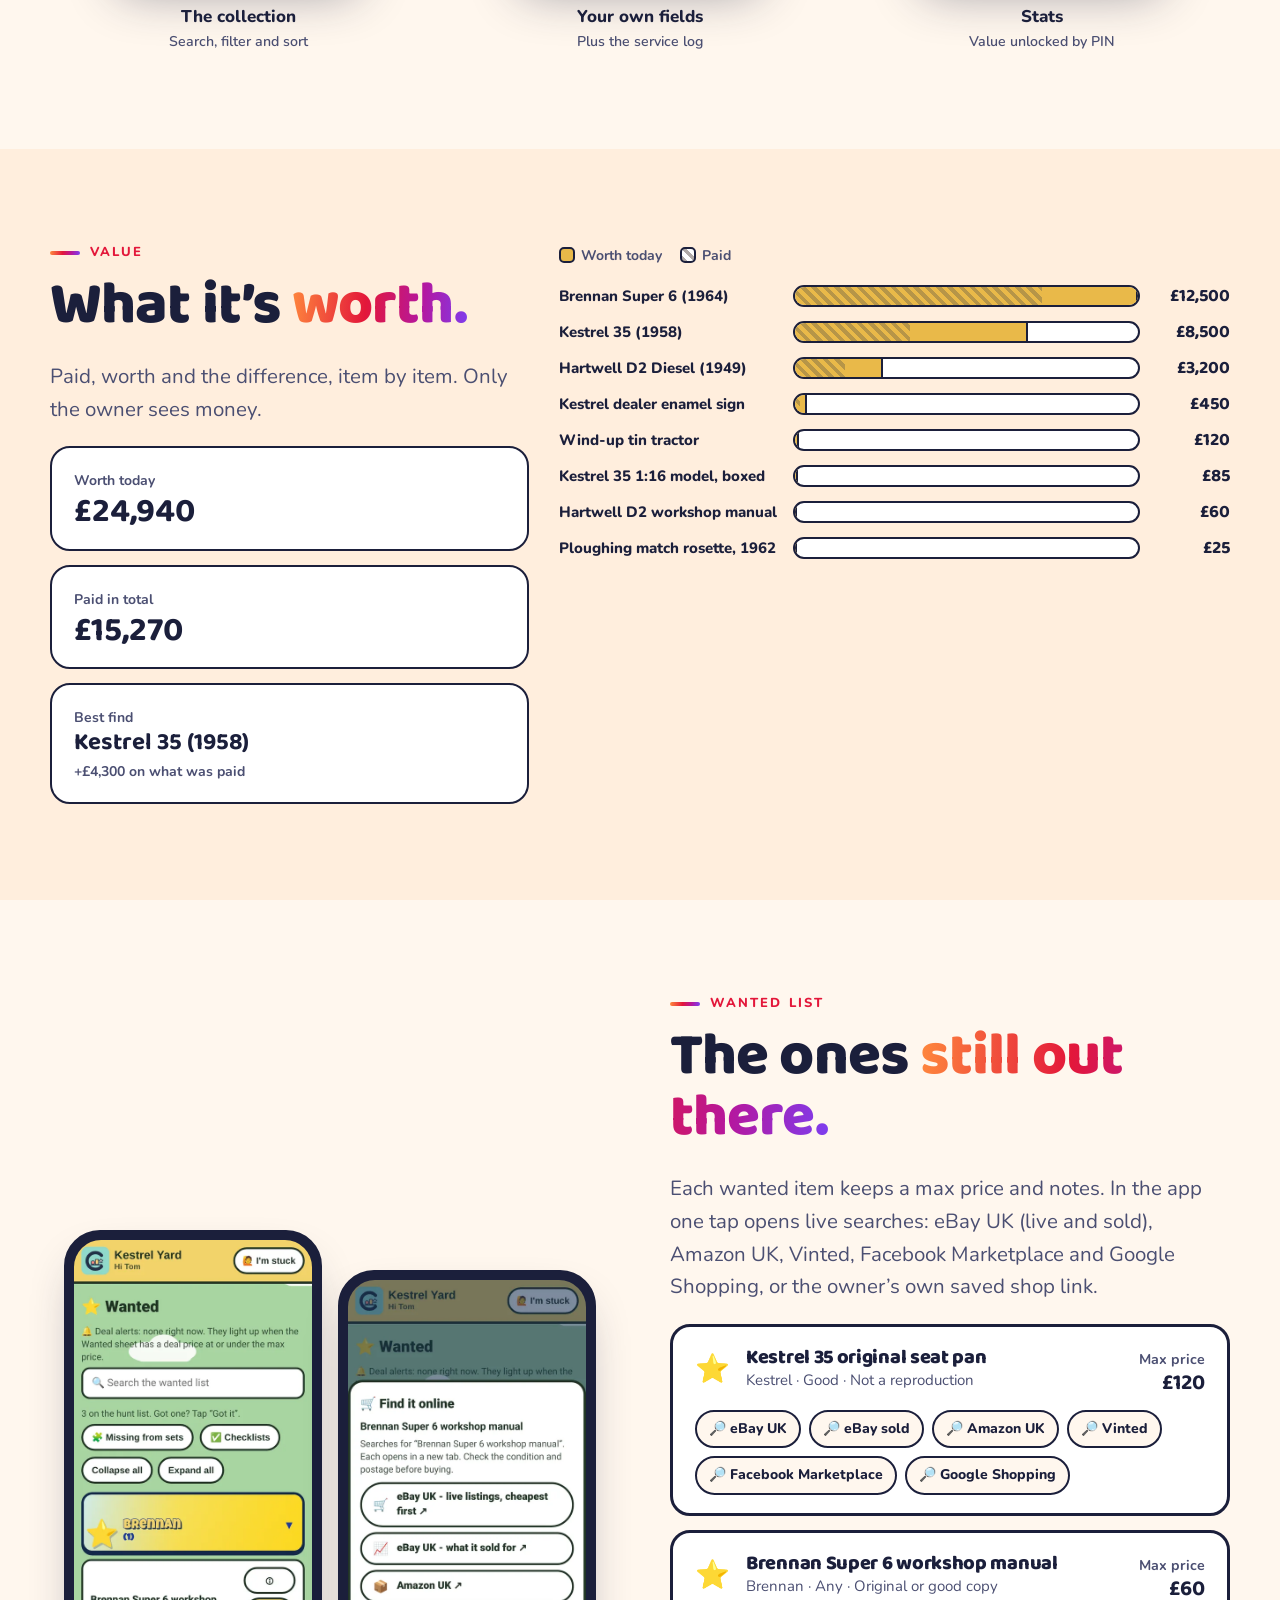
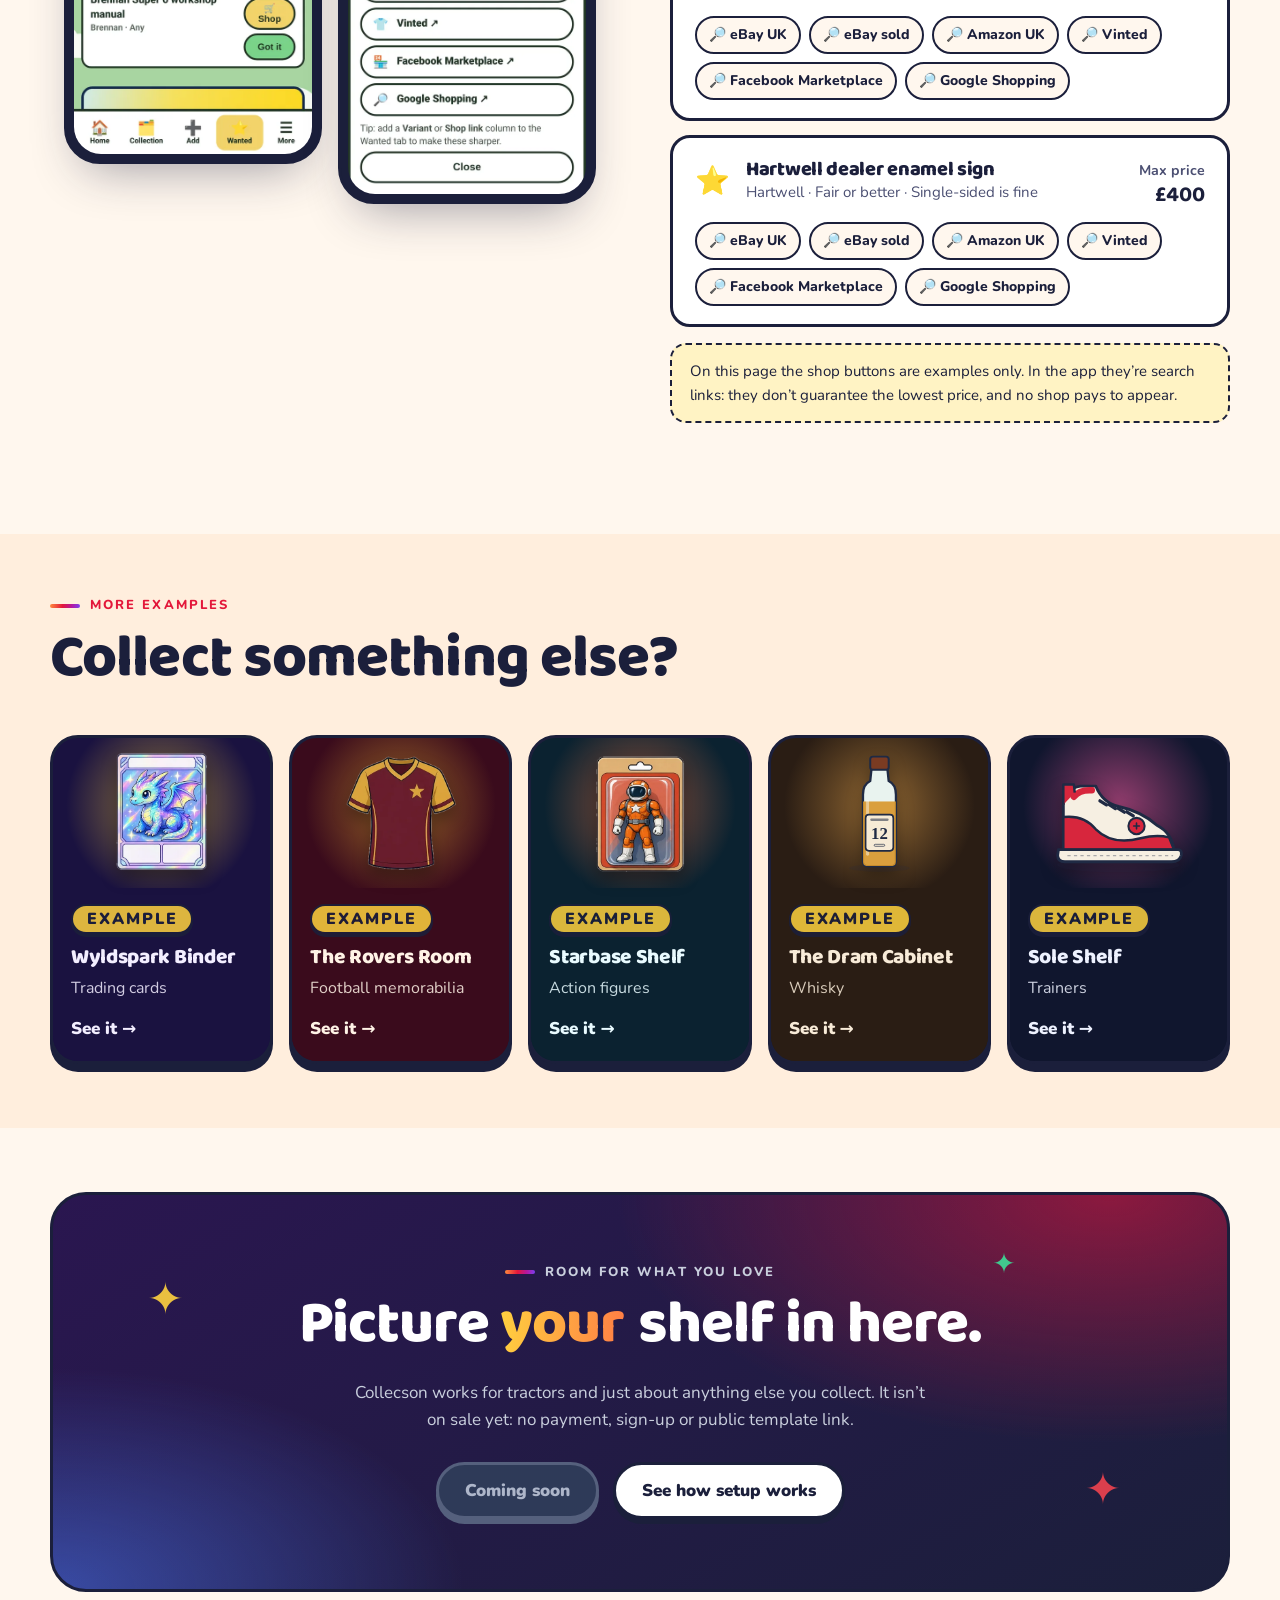
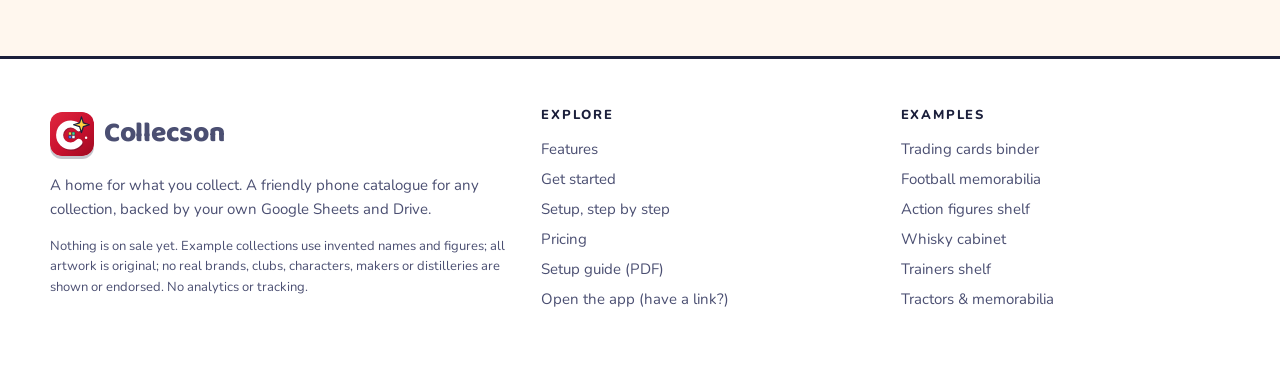
<file: examples/tractors/index.html>
<!doctype html>
<html lang="en-GB">
<head>
<meta charset="utf-8"><meta name="viewport" content="width=device-width,initial-scale=1">
<meta name="robots" content="noindex,nofollow,noarchive"><meta name="theme-color" content="#1F2B1E">
<title>Kestrel Yard: an example tractors collection in Collecson</title>
<meta name="description" content="See how Collecson looks for a tractors collection: invented example items, custom fields, a service log, wanted list and values.">
<link rel="icon" href="../../assets/favicon.svg" type="image/svg+xml"><link rel="icon" href="../../assets/favicon-192.png" type="image/png" sizes="192x192"><link rel="apple-touch-icon" href="../../assets/apple-touch-icon.png">
<link rel="preload" href="../../assets/fonts/baloo2.woff2" as="font" type="font/woff2" crossorigin>
<link rel="preload" href="../../assets/fonts/nunito.woff2" as="font" type="font/woff2" crossorigin>
<link rel="stylesheet" href="../../assets/site.css">
</head>
<body>
<a class="skip" href="#main">Skip to content</a><header class="top"><div class="wrap">
<a class="brand" href="../../" aria-label="Collecson home"><img src="../../assets/logo.svg" width="40" height="40" alt=""><b>Collecson</b></a>
<nav class="links" aria-label="Main"><a href="../../">Home</a><a href="../../features/">Features</a><details class="dd on"><summary>Examples</summary><div><a href="../../examples/cards/"><span aria-hidden="true">🃏</span>Trading cards binder</a><a href="../../examples/football/"><span aria-hidden="true">⚽</span>Football memorabilia</a><a href="../../examples/figures/"><span aria-hidden="true">🦸</span>Action figures shelf</a><a href="../../examples/whisky/"><span aria-hidden="true">🥃</span>Whisky cabinet</a><a href="../../examples/trainers/"><span aria-hidden="true">👟</span>Trainers shelf</a><a href="../../examples/tractors/" aria-current=page><span aria-hidden="true">🚜</span>Tractors &amp; memorabilia</a></div></details><a href="../../get-started/">Get started</a><a href="../../pricing/">Pricing</a><a class="soon" href="../../pricing/">Coming soon</a></nav>
<details class="menu"><summary>Menu</summary><nav aria-label="Mobile"><a href="../../">Home</a><a href="../../features/">Features</a><small>EXAMPLE COLLECTIONS</small><a href="../../examples/cards/"><span aria-hidden="true">🃏</span>Trading cards binder</a><a href="../../examples/football/"><span aria-hidden="true">⚽</span>Football memorabilia</a><a href="../../examples/figures/"><span aria-hidden="true">🦸</span>Action figures shelf</a><a href="../../examples/whisky/"><span aria-hidden="true">🥃</span>Whisky cabinet</a><a href="../../examples/trainers/"><span aria-hidden="true">👟</span>Trainers shelf</a><a href="../../examples/tractors/" aria-current=page><span aria-hidden="true">🚜</span>Tractors &amp; memorabilia</a><a href="../../get-started/">Get started</a><a href="../../pricing/">Pricing</a></nav></details>
</div></header>
<main id="main"><div style="--bg:#1F2B1E;--bg2:#2D3D2A;--fg:#F3EEDC;--hi:#E9B949;--soft:#EDE6CF;--card:#FFFDF6;--hi2:#E9B949">
<section class="sc-hero"><div class="wrap"><div class="grid"><div><p class="example-badge">Example collection · invented data</p><p class="eyebrow" style="margin-top:22px">Vintage tractors &amp; memorabilia</p><h1>Every tractor, every rebuild, <span class="grad">every rosette.</span></h1><p class="lede">Tom restores old tractors and collects everything around them: dealer signs, tin toys, manuals and show rosettes. In Collecson the tractors carry their year, serial number and restoration state, with a full service log of every job and what it cost.</p>
<p class="who"><i>T</i>“Kestrel Yard” · Tom, Herefordshire (an invented collector)</p></div>
<div class="phones"><div class="phone b"><img src="../../assets/shots/ex-tractors_home.webp" width="540" height="1168" alt="Home screen of the example tractors collection “Kestrel Yard”"></div><div class="phone "><img src="../../assets/shots/ex-tractors_item.webp" width="540" height="1168" alt="An example item page: Kestrel 35 (1958)"></div></div></div>
<div class="stats"><div class="stat"><b>8</b><span>items on the shelf</span></div><div class="stat"><b>£24,940</b><span>worth today (owner only)</span></div><div class="stat"><b>+£9,670</b><span>more than was paid</span></div><div class="stat"><b>3</b><span>on the wanted list</span></div></div></div></section>
<section class="shelfwall"><div class="wrap"><div class="row"><a href="#kestrel-35-1958" title="Kestrel 35 (1958) (example)"><svg aria-hidden="true" xmlns="http://www.w3.org/2000/svg" viewBox="0 0 400 400" role="img"><g transform="translate(0 0) scale(1.0)"><ellipse cx="200" cy="352" rx="160" ry="19.2" fill="#1F2A44" opacity=".16"/><path d="M96 240 L96 196 Q96 178 114 178 L210 178 L222 150 L270 150 L274 236 Z" fill="#C8402E" stroke="#1F2A44" stroke-width="7" stroke-linejoin="round"/><rect x="214" y="110" width="12" height="44" rx="4" fill="#3A3F4B" stroke="#1F2A44" stroke-width="5"/><path d="M232 150 L232 132 Q232 120 246 120 L262 120" stroke="#1F2A44" stroke-width="8" fill="none" stroke-linecap="round"/><circle cx="282" cy="262" r="82" fill="#1F2A44"/><circle cx="282" cy="262" r="46" fill="#E9B949" stroke="#1F2A44" stroke-width="6"/><circle cx="282" cy="262" r="12" fill="#1F2A44"/><rect x="276" y="182" width="12" height="18" rx="3" fill="#2B3550" transform="rotate(0 282 262)"/><rect x="276" y="182" width="12" height="18" rx="3" fill="#2B3550" transform="rotate(30 282 262)"/><rect x="276" y="182" width="12" height="18" rx="3" fill="#2B3550" transform="rotate(60 282 262)"/><rect x="276" y="182" width="12" height="18" rx="3" fill="#2B3550" transform="rotate(90 282 262)"/><rect x="276" y="182" width="12" height="18" rx="3" fill="#2B3550" transform="rotate(120 282 262)"/><rect x="276" y="182" width="12" height="18" rx="3" fill="#2B3550" transform="rotate(150 282 262)"/><rect x="276" y="182" width="12" height="18" rx="3" fill="#2B3550" transform="rotate(180 282 262)"/><rect x="276" y="182" width="12" height="18" rx="3" fill="#2B3550" transform="rotate(210 282 262)"/><rect x="276" y="182" width="12" height="18" rx="3" fill="#2B3550" transform="rotate(240 282 262)"/><rect x="276" y="182" width="12" height="18" rx="3" fill="#2B3550" transform="rotate(270 282 262)"/><rect x="276" y="182" width="12" height="18" rx="3" fill="#2B3550" transform="rotate(300 282 262)"/><rect x="276" y="182" width="12" height="18" rx="3" fill="#2B3550" transform="rotate(330 282 262)"/><circle cx="122" cy="292" r="46" fill="#1F2A44"/><circle cx="122" cy="292" r="24" fill="#E9B949" stroke="#1F2A44" stroke-width="5"/><circle cx="122" cy="292" r="7" fill="#1F2A44"/><path d="M104 196 L104 232 M118 196 L118 232 M132 196 L132 232" stroke="#1F2A44" stroke-width="4" opacity=".45"/></g></svg></a><a href="#hartwell-d2-diesel-1949" title="Hartwell D2 Diesel (1949) (example)"><svg aria-hidden="true" xmlns="http://www.w3.org/2000/svg" viewBox="0 0 400 400" role="img"><g transform="translate(0 0) scale(1.0)"><ellipse cx="200" cy="352" rx="160" ry="19.2" fill="#1F2A44" opacity=".16"/><path d="M96 240 L96 196 Q96 178 114 178 L210 178 L222 150 L270 150 L274 236 Z" fill="#5E7F94" stroke="#1F2A44" stroke-width="7" stroke-linejoin="round"/><rect x="214" y="110" width="12" height="44" rx="4" fill="#3A3F4B" stroke="#1F2A44" stroke-width="5"/><path d="M232 150 L232 132 Q232 120 246 120 L262 120" stroke="#1F2A44" stroke-width="8" fill="none" stroke-linecap="round"/><circle cx="282" cy="262" r="82" fill="#1F2A44"/><circle cx="282" cy="262" r="46" fill="#C9CED8" stroke="#1F2A44" stroke-width="6"/><circle cx="282" cy="262" r="12" fill="#1F2A44"/><rect x="276" y="182" width="12" height="18" rx="3" fill="#2B3550" transform="rotate(0 282 262)"/><rect x="276" y="182" width="12" height="18" rx="3" fill="#2B3550" transform="rotate(30 282 262)"/><rect x="276" y="182" width="12" height="18" rx="3" fill="#2B3550" transform="rotate(60 282 262)"/><rect x="276" y="182" width="12" height="18" rx="3" fill="#2B3550" transform="rotate(90 282 262)"/><rect x="276" y="182" width="12" height="18" rx="3" fill="#2B3550" transform="rotate(120 282 262)"/><rect x="276" y="182" width="12" height="18" rx="3" fill="#2B3550" transform="rotate(150 282 262)"/><rect x="276" y="182" width="12" height="18" rx="3" fill="#2B3550" transform="rotate(180 282 262)"/><rect x="276" y="182" width="12" height="18" rx="3" fill="#2B3550" transform="rotate(210 282 262)"/><rect x="276" y="182" width="12" height="18" rx="3" fill="#2B3550" transform="rotate(240 282 262)"/><rect x="276" y="182" width="12" height="18" rx="3" fill="#2B3550" transform="rotate(270 282 262)"/><rect x="276" y="182" width="12" height="18" rx="3" fill="#2B3550" transform="rotate(300 282 262)"/><rect x="276" y="182" width="12" height="18" rx="3" fill="#2B3550" transform="rotate(330 282 262)"/><circle cx="122" cy="292" r="46" fill="#1F2A44"/><circle cx="122" cy="292" r="24" fill="#C9CED8" stroke="#1F2A44" stroke-width="5"/><circle cx="122" cy="292" r="7" fill="#1F2A44"/><path d="M104 196 L104 232 M118 196 L118 232 M132 196 L132 232" stroke="#1F2A44" stroke-width="4" opacity=".45"/><circle cx="150" cy="215" r="9" fill="#8A4B2A" opacity=".7"/><circle cx="190" cy="226" r="6" fill="#8A4B2A" opacity=".7"/><circle cx="250" cy="200" r="7" fill="#8A4B2A" opacity=".6"/></g></svg></a><a href="#brennan-super-6-1964" title="Brennan Super 6 (1964) (example)"><svg aria-hidden="true" xmlns="http://www.w3.org/2000/svg" viewBox="0 0 400 400" role="img"><g transform="translate(0 0) scale(1.0)"><ellipse cx="200" cy="352" rx="160" ry="19.2" fill="#1F2A44" opacity=".16"/><path d="M96 240 L96 196 Q96 178 114 178 L210 178 L222 150 L270 150 L274 236 Z" fill="#2F7D4A" stroke="#1F2A44" stroke-width="7" stroke-linejoin="round"/><rect x="214" y="110" width="12" height="44" rx="4" fill="#3A3F4B" stroke="#1F2A44" stroke-width="5"/><path d="M232 150 L232 132 Q232 120 246 120 L262 120" stroke="#1F2A44" stroke-width="8" fill="none" stroke-linecap="round"/><path d="M222 150 L232 70 L320 70 L326 150" fill="#CFE8F5" fill-opacity=".55" stroke="#1F2A44" stroke-width="7" stroke-linejoin="round"/><circle cx="282" cy="262" r="82" fill="#1F2A44"/><circle cx="282" cy="262" r="46" fill="#E9B949" stroke="#1F2A44" stroke-width="6"/><circle cx="282" cy="262" r="12" fill="#1F2A44"/><rect x="276" y="182" width="12" height="18" rx="3" fill="#2B3550" transform="rotate(0 282 262)"/><rect x="276" y="182" width="12" height="18" rx="3" fill="#2B3550" transform="rotate(30 282 262)"/><rect x="276" y="182" width="12" height="18" rx="3" fill="#2B3550" transform="rotate(60 282 262)"/><rect x="276" y="182" width="12" height="18" rx="3" fill="#2B3550" transform="rotate(90 282 262)"/><rect x="276" y="182" width="12" height="18" rx="3" fill="#2B3550" transform="rotate(120 282 262)"/><rect x="276" y="182" width="12" height="18" rx="3" fill="#2B3550" transform="rotate(150 282 262)"/><rect x="276" y="182" width="12" height="18" rx="3" fill="#2B3550" transform="rotate(180 282 262)"/><rect x="276" y="182" width="12" height="18" rx="3" fill="#2B3550" transform="rotate(210 282 262)"/><rect x="276" y="182" width="12" height="18" rx="3" fill="#2B3550" transform="rotate(240 282 262)"/><rect x="276" y="182" width="12" height="18" rx="3" fill="#2B3550" transform="rotate(270 282 262)"/><rect x="276" y="182" width="12" height="18" rx="3" fill="#2B3550" transform="rotate(300 282 262)"/><rect x="276" y="182" width="12" height="18" rx="3" fill="#2B3550" transform="rotate(330 282 262)"/><circle cx="122" cy="292" r="46" fill="#1F2A44"/><circle cx="122" cy="292" r="24" fill="#E9B949" stroke="#1F2A44" stroke-width="5"/><circle cx="122" cy="292" r="7" fill="#1F2A44"/><path d="M104 196 L104 232 M118 196 L118 232 M132 196 L132 232" stroke="#1F2A44" stroke-width="4" opacity=".45"/></g></svg></a><a href="#kestrel-35-1-16-model-boxed" title="Kestrel 35 1:16 model, boxed (example)"><svg aria-hidden="true" xmlns="http://www.w3.org/2000/svg" viewBox="0 0 400 400" role="img"><ellipse cx="200" cy="352" rx="160" ry="19.2" fill="#1F2A44" opacity=".16"/><rect x="40" y="150" width="320" height="196" rx="8" fill="#F6EBD6" stroke="#1F2A44" stroke-width="7"/><rect x="40" y="150" width="320" height="40" fill="#1F2A44"/><text x="200" y="178" text-anchor="middle" font-family="Georgia,serif" font-size="20" letter-spacing="3" fill="#F6EBD6">1:16 SCALE MODEL</text><g transform="translate(100 168) scale(0.5)"><ellipse cx="200" cy="352" rx="160" ry="19.2" fill="#1F2A44" opacity=".16"/><path d="M96 240 L96 196 Q96 178 114 178 L210 178 L222 150 L270 150 L274 236 Z" fill="#C8402E" stroke="#1F2A44" stroke-width="7" stroke-linejoin="round"/><rect x="214" y="110" width="12" height="44" rx="4" fill="#3A3F4B" stroke="#1F2A44" stroke-width="5"/><path d="M232 150 L232 132 Q232 120 246 120 L262 120" stroke="#1F2A44" stroke-width="8" fill="none" stroke-linecap="round"/><circle cx="282" cy="262" r="82" fill="#1F2A44"/><circle cx="282" cy="262" r="46" fill="#E9E2D0" stroke="#1F2A44" stroke-width="6"/><circle cx="282" cy="262" r="12" fill="#1F2A44"/><rect x="276" y="182" width="12" height="18" rx="3" fill="#2B3550" transform="rotate(0 282 262)"/><rect x="276" y="182" width="12" height="18" rx="3" fill="#2B3550" transform="rotate(30 282 262)"/><rect x="276" y="182" width="12" height="18" rx="3" fill="#2B3550" transform="rotate(60 282 262)"/><rect x="276" y="182" width="12" height="18" rx="3" fill="#2B3550" transform="rotate(90 282 262)"/><rect x="276" y="182" width="12" height="18" rx="3" fill="#2B3550" transform="rotate(120 282 262)"/><rect x="276" y="182" width="12" height="18" rx="3" fill="#2B3550" transform="rotate(150 282 262)"/><rect x="276" y="182" width="12" height="18" rx="3" fill="#2B3550" transform="rotate(180 282 262)"/><rect x="276" y="182" width="12" height="18" rx="3" fill="#2B3550" transform="rotate(210 282 262)"/><rect x="276" y="182" width="12" height="18" rx="3" fill="#2B3550" transform="rotate(240 282 262)"/><rect x="276" y="182" width="12" height="18" rx="3" fill="#2B3550" transform="rotate(270 282 262)"/><rect x="276" y="182" width="12" height="18" rx="3" fill="#2B3550" transform="rotate(300 282 262)"/><rect x="276" y="182" width="12" height="18" rx="3" fill="#2B3550" transform="rotate(330 282 262)"/><circle cx="122" cy="292" r="46" fill="#1F2A44"/><circle cx="122" cy="292" r="24" fill="#E9E2D0" stroke="#1F2A44" stroke-width="5"/><circle cx="122" cy="292" r="7" fill="#1F2A44"/><path d="M104 196 L104 232 M118 196 L118 232 M132 196 L132 232" stroke="#1F2A44" stroke-width="4" opacity=".45"/></g></svg></a><a href="#kestrel-dealer-enamel-sign" title="Kestrel dealer enamel sign (example)"><svg aria-hidden="true" xmlns="http://www.w3.org/2000/svg" viewBox="0 0 400 400" role="img"><ellipse cx="200" cy="340" rx="150" ry="18.0" fill="#1F2A44" opacity=".16"/><rect x="50" y="110" width="300" height="190" rx="26" fill="#B8322A" stroke="#1F2A44" stroke-width="8"/><rect x="68" y="128" width="264" height="154" rx="16" fill="none" stroke="#F6EBD6" stroke-width="6"/><text x="200" y="200" text-anchor="middle" font-family="Georgia,serif" font-weight="700" font-size="40" fill="#F6EBD6">KESTREL</text><text x="200" y="244" text-anchor="middle" font-family="Georgia,serif" font-size="20" letter-spacing="4" fill="#F6EBD6">TRACTORS</text><circle cx="78" cy="138" r="7" fill="#C9CED8" stroke="#1F2A44" stroke-width="3"/><circle cx="322" cy="138" r="7" fill="#C9CED8" stroke="#1F2A44" stroke-width="3"/></svg></a><a href="#wind-up-tin-tractor" title="Wind-up tin tractor (example)"><svg aria-hidden="true" xmlns="http://www.w3.org/2000/svg" viewBox="0 0 400 400" role="img"><g transform="translate(28 46) scale(0.86)"><ellipse cx="200" cy="352" rx="160" ry="19.2" fill="#1F2A44" opacity=".16"/><path d="M96 240 L96 196 Q96 178 114 178 L210 178 L222 150 L270 150 L274 236 Z" fill="#E9B949" stroke="#1F2A44" stroke-width="7" stroke-linejoin="round"/><rect x="214" y="110" width="12" height="44" rx="4" fill="#3A3F4B" stroke="#1F2A44" stroke-width="5"/><path d="M232 150 L232 132 Q232 120 246 120 L262 120" stroke="#1F2A44" stroke-width="8" fill="none" stroke-linecap="round"/><circle cx="282" cy="262" r="82" fill="#1F2A44"/><circle cx="282" cy="262" r="46" fill="#E9E2D0" stroke="#1F2A44" stroke-width="6"/><circle cx="282" cy="262" r="12" fill="#1F2A44"/><rect x="276" y="182" width="12" height="18" rx="3" fill="#2B3550" transform="rotate(0 282 262)"/><rect x="276" y="182" width="12" height="18" rx="3" fill="#2B3550" transform="rotate(30 282 262)"/><rect x="276" y="182" width="12" height="18" rx="3" fill="#2B3550" transform="rotate(60 282 262)"/><rect x="276" y="182" width="12" height="18" rx="3" fill="#2B3550" transform="rotate(90 282 262)"/><rect x="276" y="182" width="12" height="18" rx="3" fill="#2B3550" transform="rotate(120 282 262)"/><rect x="276" y="182" width="12" height="18" rx="3" fill="#2B3550" transform="rotate(150 282 262)"/><rect x="276" y="182" width="12" height="18" rx="3" fill="#2B3550" transform="rotate(180 282 262)"/><rect x="276" y="182" width="12" height="18" rx="3" fill="#2B3550" transform="rotate(210 282 262)"/><rect x="276" y="182" width="12" height="18" rx="3" fill="#2B3550" transform="rotate(240 282 262)"/><rect x="276" y="182" width="12" height="18" rx="3" fill="#2B3550" transform="rotate(270 282 262)"/><rect x="276" y="182" width="12" height="18" rx="3" fill="#2B3550" transform="rotate(300 282 262)"/><rect x="276" y="182" width="12" height="18" rx="3" fill="#2B3550" transform="rotate(330 282 262)"/><circle cx="122" cy="292" r="46" fill="#1F2A44"/><circle cx="122" cy="292" r="24" fill="#E9E2D0" stroke="#1F2A44" stroke-width="5"/><circle cx="122" cy="292" r="7" fill="#1F2A44"/><path d="M104 196 L104 232 M118 196 L118 232 M132 196 L132 232" stroke="#1F2A44" stroke-width="4" opacity=".45"/></g><path d="M70 150 L70 120 M58 120 L82 120" stroke="#1F2A44" stroke-width="8" stroke-linecap="round"/><circle cx="70" cy="112" r="10" fill="#C9CED8" stroke="#1F2A44" stroke-width="5"/></svg></a><a href="#ploughing-match-rosette-1962" title="Ploughing match rosette, 1962 (example)"><svg aria-hidden="true" xmlns="http://www.w3.org/2000/svg" viewBox="0 0 400 400" role="img"><ellipse cx="200" cy="360" rx="70" ry="8.4" fill="#1F2A44" opacity=".16"/><path d="M170 210 L140 340 L172 318 L190 350 L200 220 Z M230 210 L260 340 L228 318 L210 350 L200 220 Z" fill="#2F6FB5" stroke="#1F2A44" stroke-width="6" stroke-linejoin="round"/><ellipse cx="200" cy="120" rx="26" ry="54" fill="#C8402E" stroke="#1F2A44" stroke-width="5" transform="rotate(0 200 170)"/><ellipse cx="200" cy="120" rx="26" ry="54" fill="#C8402E" stroke="#1F2A44" stroke-width="5" transform="rotate(30 200 170)"/><ellipse cx="200" cy="120" rx="26" ry="54" fill="#C8402E" stroke="#1F2A44" stroke-width="5" transform="rotate(60 200 170)"/><ellipse cx="200" cy="120" rx="26" ry="54" fill="#C8402E" stroke="#1F2A44" stroke-width="5" transform="rotate(90 200 170)"/><ellipse cx="200" cy="120" rx="26" ry="54" fill="#C8402E" stroke="#1F2A44" stroke-width="5" transform="rotate(120 200 170)"/><ellipse cx="200" cy="120" rx="26" ry="54" fill="#C8402E" stroke="#1F2A44" stroke-width="5" transform="rotate(150 200 170)"/><ellipse cx="200" cy="120" rx="26" ry="54" fill="#C8402E" stroke="#1F2A44" stroke-width="5" transform="rotate(180 200 170)"/><ellipse cx="200" cy="120" rx="26" ry="54" fill="#C8402E" stroke="#1F2A44" stroke-width="5" transform="rotate(210 200 170)"/><ellipse cx="200" cy="120" rx="26" ry="54" fill="#C8402E" stroke="#1F2A44" stroke-width="5" transform="rotate(240 200 170)"/><ellipse cx="200" cy="120" rx="26" ry="54" fill="#C8402E" stroke="#1F2A44" stroke-width="5" transform="rotate(270 200 170)"/><ellipse cx="200" cy="120" rx="26" ry="54" fill="#C8402E" stroke="#1F2A44" stroke-width="5" transform="rotate(300 200 170)"/><ellipse cx="200" cy="120" rx="26" ry="54" fill="#C8402E" stroke="#1F2A44" stroke-width="5" transform="rotate(330 200 170)"/><circle cx="200" cy="170" r="52" fill="#F6EBD6" stroke="#1F2A44" stroke-width="6"/><text x="200" y="186" text-anchor="middle" font-family="Georgia,serif" font-weight="700" font-size="44" fill="#1F2A44">1st</text></svg></a><a href="#hartwell-d2-workshop-manual" title="Hartwell D2 workshop manual (example)"><svg aria-hidden="true" xmlns="http://www.w3.org/2000/svg" viewBox="0 0 400 400" role="img"><ellipse cx="200" cy="356" rx="120" ry="14.4" fill="#1F2A44" opacity=".16"/><rect x="96" y="70" width="210" height="280" rx="10" fill="#5E7F94" stroke="#1F2A44" stroke-width="7"/><rect x="96" y="70" width="26" height="280" fill="#1F2A44" opacity=".25"/><g transform="translate(132 150) scale(0.42)"><ellipse cx="200" cy="352" rx="160" ry="19.2" fill="#1F2A44" opacity=".16"/><path d="M96 240 L96 196 Q96 178 114 178 L210 178 L222 150 L270 150 L274 236 Z" fill="#F6EBD6" stroke="#1F2A44" stroke-width="7" stroke-linejoin="round"/><rect x="214" y="110" width="12" height="44" rx="4" fill="#3A3F4B" stroke="#1F2A44" stroke-width="5"/><path d="M232 150 L232 132 Q232 120 246 120 L262 120" stroke="#1F2A44" stroke-width="8" fill="none" stroke-linecap="round"/><circle cx="282" cy="262" r="82" fill="#1F2A44"/><circle cx="282" cy="262" r="46" fill="#F6EBD6" stroke="#1F2A44" stroke-width="6"/><circle cx="282" cy="262" r="12" fill="#1F2A44"/><rect x="276" y="182" width="12" height="18" rx="3" fill="#2B3550" transform="rotate(0 282 262)"/><rect x="276" y="182" width="12" height="18" rx="3" fill="#2B3550" transform="rotate(30 282 262)"/><rect x="276" y="182" width="12" height="18" rx="3" fill="#2B3550" transform="rotate(60 282 262)"/><rect x="276" y="182" width="12" height="18" rx="3" fill="#2B3550" transform="rotate(90 282 262)"/><rect x="276" y="182" width="12" height="18" rx="3" fill="#2B3550" transform="rotate(120 282 262)"/><rect x="276" y="182" width="12" height="18" rx="3" fill="#2B3550" transform="rotate(150 282 262)"/><rect x="276" y="182" width="12" height="18" rx="3" fill="#2B3550" transform="rotate(180 282 262)"/><rect x="276" y="182" width="12" height="18" rx="3" fill="#2B3550" transform="rotate(210 282 262)"/><rect x="276" y="182" width="12" height="18" rx="3" fill="#2B3550" transform="rotate(240 282 262)"/><rect x="276" y="182" width="12" height="18" rx="3" fill="#2B3550" transform="rotate(270 282 262)"/><rect x="276" y="182" width="12" height="18" rx="3" fill="#2B3550" transform="rotate(300 282 262)"/><rect x="276" y="182" width="12" height="18" rx="3" fill="#2B3550" transform="rotate(330 282 262)"/><circle cx="122" cy="292" r="46" fill="#1F2A44"/><circle cx="122" cy="292" r="24" fill="#F6EBD6" stroke="#1F2A44" stroke-width="5"/><circle cx="122" cy="292" r="7" fill="#1F2A44"/><path d="M104 196 L104 232 M118 196 L118 232 M132 196 L132 232" stroke="#1F2A44" stroke-width="4" opacity=".45"/></g><rect x="140" y="110" width="130" height="12" rx="6" fill="#F6EBD6"/><rect x="160" y="132" width="90" height="8" rx="4" fill="#F6EBD6" opacity=".7"/></svg></a></div><p class="lbl">Tap an item to see its details · all items are invented examples</p></div></section>
<section class="section"><div class="wrap"><div class="head"><p class="eyebrow">Your own fields</p><h2>The details <em>tractor</em> collectors care about.</h2><p class="lede">Out of the box Collecson knows names, photos, condition, year and value. For this collection the owner tapped <b>＋ Add field</b> a few times:</p><div class="ftypes"><span>🔢 Year built</span><span>📝 Serial no.</span><span>✅ Restored</span><span>🔢 Engine hours</span><span>📅 Last serviced</span><span>💷 Insured value</span><span>🧾 Service log</span></div></div><div class="spec"><div class="pic"><span class="tag">Example</span><svg aria-hidden="true" xmlns="http://www.w3.org/2000/svg" viewBox="0 0 400 400" role="img"><g transform="translate(0 0) scale(1.0)"><ellipse cx="200" cy="352" rx="160" ry="19.2" fill="#1F2A44" opacity=".16"/><path d="M96 240 L96 196 Q96 178 114 178 L210 178 L222 150 L270 150 L274 236 Z" fill="#C8402E" stroke="#1F2A44" stroke-width="7" stroke-linejoin="round"/><rect x="214" y="110" width="12" height="44" rx="4" fill="#3A3F4B" stroke="#1F2A44" stroke-width="5"/><path d="M232 150 L232 132 Q232 120 246 120 L262 120" stroke="#1F2A44" stroke-width="8" fill="none" stroke-linecap="round"/><circle cx="282" cy="262" r="82" fill="#1F2A44"/><circle cx="282" cy="262" r="46" fill="#E9B949" stroke="#1F2A44" stroke-width="6"/><circle cx="282" cy="262" r="12" fill="#1F2A44"/><rect x="276" y="182" width="12" height="18" rx="3" fill="#2B3550" transform="rotate(0 282 262)"/><rect x="276" y="182" width="12" height="18" rx="3" fill="#2B3550" transform="rotate(30 282 262)"/><rect x="276" y="182" width="12" height="18" rx="3" fill="#2B3550" transform="rotate(60 282 262)"/><rect x="276" y="182" width="12" height="18" rx="3" fill="#2B3550" transform="rotate(90 282 262)"/><rect x="276" y="182" width="12" height="18" rx="3" fill="#2B3550" transform="rotate(120 282 262)"/><rect x="276" y="182" width="12" height="18" rx="3" fill="#2B3550" transform="rotate(150 282 262)"/><rect x="276" y="182" width="12" height="18" rx="3" fill="#2B3550" transform="rotate(180 282 262)"/><rect x="276" y="182" width="12" height="18" rx="3" fill="#2B3550" transform="rotate(210 282 262)"/><rect x="276" y="182" width="12" height="18" rx="3" fill="#2B3550" transform="rotate(240 282 262)"/><rect x="276" y="182" width="12" height="18" rx="3" fill="#2B3550" transform="rotate(270 282 262)"/><rect x="276" y="182" width="12" height="18" rx="3" fill="#2B3550" transform="rotate(300 282 262)"/><rect x="276" y="182" width="12" height="18" rx="3" fill="#2B3550" transform="rotate(330 282 262)"/><circle cx="122" cy="292" r="46" fill="#1F2A44"/><circle cx="122" cy="292" r="24" fill="#E9B949" stroke="#1F2A44" stroke-width="5"/><circle cx="122" cy="292" r="7" fill="#1F2A44"/><path d="M104 196 L104 232 M118 196 L118 232 M132 196 L132 232" stroke="#1F2A44" stroke-width="4" opacity=".45"/></g></svg></div><div class="info"><p class="eyebrow">Example item · Tractors</p><h3 style="font-size:clamp(26px,3vw,36px)">Kestrel 35 (1958)</h3>
<p style="color:var(--ink2);margin:0">Kestrel 35 · Good · Loose</p>
<div class="fields"><div class=""><i aria-hidden="true">🔢</i><span>Year built</span><b>1958</b></div><div class=""><i aria-hidden="true">📝</i><span>Serial no.</span><b>K35-114782</b></div><div class=""><i aria-hidden="true">✅</i><span>Restored</span><b>Yes</b></div><div class=""><i aria-hidden="true">🔢</i><span>Engine hours</span><b>4,210</b></div><div class=""><i aria-hidden="true">📅</i><span>Last serviced</span><b>8 Mar 2026</b></div><div class="priv"><i aria-hidden="true">💷</i><span>Insured value 🔒</span><b>£9,000</b></div></div><h3 style="margin-top:26px;font-size:20px">🧾 Service log</h3><ul class="log"><li><time>8 Mar 2026</time>Oil, filters and grease before show season.<span class=cost>£85</span></li><li><time>2 Jun 2023</time>Repaint in original red, new decals.<span class=cost>£620</span></li><li><time>20 May 2021</time>Engine rebuild finished. New liners, pistons and gaskets.<span class=cost>£1,450</span></li></ul></div></div>
<p class="note" style="margin-top:28px">🔒 Money fields and log costs only show after the owner unlocks with their PIN. Family can fill in the other fields; Kid mode never shows prices.</p></div></section>
<section class="section band" style="--card:#FFFDF6;--soft:#EDE6CF"><div class="wrap"><div class="head"><p class="eyebrow">The collection</p><h2>Every item, <em>photographed and filed.</em></h2><p class="lede">Each one has its own photo folder in Drive and a row in the owner’s Google Sheet. These are illustrations of invented items.</p></div><div class="items"><article class="item" id="kestrel-35-1958"><div class="pic"><span class="tag">Example</span><svg aria-hidden="true" xmlns="http://www.w3.org/2000/svg" viewBox="0 0 400 400" role="img"><g transform="translate(0 0) scale(1.0)"><ellipse cx="200" cy="352" rx="160" ry="19.2" fill="#1F2A44" opacity=".16"/><path d="M96 240 L96 196 Q96 178 114 178 L210 178 L222 150 L270 150 L274 236 Z" fill="#C8402E" stroke="#1F2A44" stroke-width="7" stroke-linejoin="round"/><rect x="214" y="110" width="12" height="44" rx="4" fill="#3A3F4B" stroke="#1F2A44" stroke-width="5"/><path d="M232 150 L232 132 Q232 120 246 120 L262 120" stroke="#1F2A44" stroke-width="8" fill="none" stroke-linecap="round"/><circle cx="282" cy="262" r="82" fill="#1F2A44"/><circle cx="282" cy="262" r="46" fill="#E9B949" stroke="#1F2A44" stroke-width="6"/><circle cx="282" cy="262" r="12" fill="#1F2A44"/><rect x="276" y="182" width="12" height="18" rx="3" fill="#2B3550" transform="rotate(0 282 262)"/><rect x="276" y="182" width="12" height="18" rx="3" fill="#2B3550" transform="rotate(30 282 262)"/><rect x="276" y="182" width="12" height="18" rx="3" fill="#2B3550" transform="rotate(60 282 262)"/><rect x="276" y="182" width="12" height="18" rx="3" fill="#2B3550" transform="rotate(90 282 262)"/><rect x="276" y="182" width="12" height="18" rx="3" fill="#2B3550" transform="rotate(120 282 262)"/><rect x="276" y="182" width="12" height="18" rx="3" fill="#2B3550" transform="rotate(150 282 262)"/><rect x="276" y="182" width="12" height="18" rx="3" fill="#2B3550" transform="rotate(180 282 262)"/><rect x="276" y="182" width="12" height="18" rx="3" fill="#2B3550" transform="rotate(210 282 262)"/><rect x="276" y="182" width="12" height="18" rx="3" fill="#2B3550" transform="rotate(240 282 262)"/><rect x="276" y="182" width="12" height="18" rx="3" fill="#2B3550" transform="rotate(270 282 262)"/><rect x="276" y="182" width="12" height="18" rx="3" fill="#2B3550" transform="rotate(300 282 262)"/><rect x="276" y="182" width="12" height="18" rx="3" fill="#2B3550" transform="rotate(330 282 262)"/><circle cx="122" cy="292" r="46" fill="#1F2A44"/><circle cx="122" cy="292" r="24" fill="#E9B949" stroke="#1F2A44" stroke-width="5"/><circle cx="122" cy="292" r="7" fill="#1F2A44"/><path d="M104 196 L104 232 M118 196 L118 232 M132 196 L132 232" stroke="#1F2A44" stroke-width="4" opacity=".45"/></g></svg></div><div class="body"><h3>Kestrel 35 (1958)</h3><dl><dt>Year built</dt><dd>1958</dd><dt>Serial no.</dt><dd>K35-114782</dd><dt>Restored</dt><dd>Yes</dd></dl>
<div class="val"><b>£8,500</b><small class="up">+£4,300 vs paid</small></div></div></article><article class="item" id="hartwell-d2-diesel-1949"><div class="pic"><span class="tag">Example</span><svg aria-hidden="true" xmlns="http://www.w3.org/2000/svg" viewBox="0 0 400 400" role="img"><g transform="translate(0 0) scale(1.0)"><ellipse cx="200" cy="352" rx="160" ry="19.2" fill="#1F2A44" opacity=".16"/><path d="M96 240 L96 196 Q96 178 114 178 L210 178 L222 150 L270 150 L274 236 Z" fill="#5E7F94" stroke="#1F2A44" stroke-width="7" stroke-linejoin="round"/><rect x="214" y="110" width="12" height="44" rx="4" fill="#3A3F4B" stroke="#1F2A44" stroke-width="5"/><path d="M232 150 L232 132 Q232 120 246 120 L262 120" stroke="#1F2A44" stroke-width="8" fill="none" stroke-linecap="round"/><circle cx="282" cy="262" r="82" fill="#1F2A44"/><circle cx="282" cy="262" r="46" fill="#C9CED8" stroke="#1F2A44" stroke-width="6"/><circle cx="282" cy="262" r="12" fill="#1F2A44"/><rect x="276" y="182" width="12" height="18" rx="3" fill="#2B3550" transform="rotate(0 282 262)"/><rect x="276" y="182" width="12" height="18" rx="3" fill="#2B3550" transform="rotate(30 282 262)"/><rect x="276" y="182" width="12" height="18" rx="3" fill="#2B3550" transform="rotate(60 282 262)"/><rect x="276" y="182" width="12" height="18" rx="3" fill="#2B3550" transform="rotate(90 282 262)"/><rect x="276" y="182" width="12" height="18" rx="3" fill="#2B3550" transform="rotate(120 282 262)"/><rect x="276" y="182" width="12" height="18" rx="3" fill="#2B3550" transform="rotate(150 282 262)"/><rect x="276" y="182" width="12" height="18" rx="3" fill="#2B3550" transform="rotate(180 282 262)"/><rect x="276" y="182" width="12" height="18" rx="3" fill="#2B3550" transform="rotate(210 282 262)"/><rect x="276" y="182" width="12" height="18" rx="3" fill="#2B3550" transform="rotate(240 282 262)"/><rect x="276" y="182" width="12" height="18" rx="3" fill="#2B3550" transform="rotate(270 282 262)"/><rect x="276" y="182" width="12" height="18" rx="3" fill="#2B3550" transform="rotate(300 282 262)"/><rect x="276" y="182" width="12" height="18" rx="3" fill="#2B3550" transform="rotate(330 282 262)"/><circle cx="122" cy="292" r="46" fill="#1F2A44"/><circle cx="122" cy="292" r="24" fill="#C9CED8" stroke="#1F2A44" stroke-width="5"/><circle cx="122" cy="292" r="7" fill="#1F2A44"/><path d="M104 196 L104 232 M118 196 L118 232 M132 196 L132 232" stroke="#1F2A44" stroke-width="4" opacity=".45"/><circle cx="150" cy="215" r="9" fill="#8A4B2A" opacity=".7"/><circle cx="190" cy="226" r="6" fill="#8A4B2A" opacity=".7"/><circle cx="250" cy="200" r="7" fill="#8A4B2A" opacity=".6"/></g></svg></div><div class="body"><h3>Hartwell D2 Diesel (1949)</h3><dl><dt>Year built</dt><dd>1949</dd><dt>Serial no.</dt><dd>HD2-20377</dd><dt>Restored</dt><dd>No</dd></dl>
<div class="val"><b>£3,200</b><small class="up">+£1,400 vs paid</small></div></div></article><article class="item" id="brennan-super-6-1964"><div class="pic"><span class="tag">Example</span><svg aria-hidden="true" xmlns="http://www.w3.org/2000/svg" viewBox="0 0 400 400" role="img"><g transform="translate(0 0) scale(1.0)"><ellipse cx="200" cy="352" rx="160" ry="19.2" fill="#1F2A44" opacity=".16"/><path d="M96 240 L96 196 Q96 178 114 178 L210 178 L222 150 L270 150 L274 236 Z" fill="#2F7D4A" stroke="#1F2A44" stroke-width="7" stroke-linejoin="round"/><rect x="214" y="110" width="12" height="44" rx="4" fill="#3A3F4B" stroke="#1F2A44" stroke-width="5"/><path d="M232 150 L232 132 Q232 120 246 120 L262 120" stroke="#1F2A44" stroke-width="8" fill="none" stroke-linecap="round"/><path d="M222 150 L232 70 L320 70 L326 150" fill="#CFE8F5" fill-opacity=".55" stroke="#1F2A44" stroke-width="7" stroke-linejoin="round"/><circle cx="282" cy="262" r="82" fill="#1F2A44"/><circle cx="282" cy="262" r="46" fill="#E9B949" stroke="#1F2A44" stroke-width="6"/><circle cx="282" cy="262" r="12" fill="#1F2A44"/><rect x="276" y="182" width="12" height="18" rx="3" fill="#2B3550" transform="rotate(0 282 262)"/><rect x="276" y="182" width="12" height="18" rx="3" fill="#2B3550" transform="rotate(30 282 262)"/><rect x="276" y="182" width="12" height="18" rx="3" fill="#2B3550" transform="rotate(60 282 262)"/><rect x="276" y="182" width="12" height="18" rx="3" fill="#2B3550" transform="rotate(90 282 262)"/><rect x="276" y="182" width="12" height="18" rx="3" fill="#2B3550" transform="rotate(120 282 262)"/><rect x="276" y="182" width="12" height="18" rx="3" fill="#2B3550" transform="rotate(150 282 262)"/><rect x="276" y="182" width="12" height="18" rx="3" fill="#2B3550" transform="rotate(180 282 262)"/><rect x="276" y="182" width="12" height="18" rx="3" fill="#2B3550" transform="rotate(210 282 262)"/><rect x="276" y="182" width="12" height="18" rx="3" fill="#2B3550" transform="rotate(240 282 262)"/><rect x="276" y="182" width="12" height="18" rx="3" fill="#2B3550" transform="rotate(270 282 262)"/><rect x="276" y="182" width="12" height="18" rx="3" fill="#2B3550" transform="rotate(300 282 262)"/><rect x="276" y="182" width="12" height="18" rx="3" fill="#2B3550" transform="rotate(330 282 262)"/><circle cx="122" cy="292" r="46" fill="#1F2A44"/><circle cx="122" cy="292" r="24" fill="#E9B949" stroke="#1F2A44" stroke-width="5"/><circle cx="122" cy="292" r="7" fill="#1F2A44"/><path d="M104 196 L104 232 M118 196 L118 232 M132 196 L132 232" stroke="#1F2A44" stroke-width="4" opacity=".45"/></g></svg></div><div class="body"><h3>Brennan Super 6 (1964)</h3><dl><dt>Year built</dt><dd>1964</dd><dt>Serial no.</dt><dd>BS6-008841</dd><dt>Restored</dt><dd>Yes</dd></dl>
<div class="val"><b>£12,500</b><small class="up">+£3,500 vs paid</small></div></div></article><article class="item" id="kestrel-35-1-16-model-boxed"><div class="pic"><span class="tag">Example</span><svg aria-hidden="true" xmlns="http://www.w3.org/2000/svg" viewBox="0 0 400 400" role="img"><ellipse cx="200" cy="352" rx="160" ry="19.2" fill="#1F2A44" opacity=".16"/><rect x="40" y="150" width="320" height="196" rx="8" fill="#F6EBD6" stroke="#1F2A44" stroke-width="7"/><rect x="40" y="150" width="320" height="40" fill="#1F2A44"/><text x="200" y="178" text-anchor="middle" font-family="Georgia,serif" font-size="20" letter-spacing="3" fill="#F6EBD6">1:16 SCALE MODEL</text><g transform="translate(100 168) scale(0.5)"><ellipse cx="200" cy="352" rx="160" ry="19.2" fill="#1F2A44" opacity=".16"/><path d="M96 240 L96 196 Q96 178 114 178 L210 178 L222 150 L270 150 L274 236 Z" fill="#C8402E" stroke="#1F2A44" stroke-width="7" stroke-linejoin="round"/><rect x="214" y="110" width="12" height="44" rx="4" fill="#3A3F4B" stroke="#1F2A44" stroke-width="5"/><path d="M232 150 L232 132 Q232 120 246 120 L262 120" stroke="#1F2A44" stroke-width="8" fill="none" stroke-linecap="round"/><circle cx="282" cy="262" r="82" fill="#1F2A44"/><circle cx="282" cy="262" r="46" fill="#E9E2D0" stroke="#1F2A44" stroke-width="6"/><circle cx="282" cy="262" r="12" fill="#1F2A44"/><rect x="276" y="182" width="12" height="18" rx="3" fill="#2B3550" transform="rotate(0 282 262)"/><rect x="276" y="182" width="12" height="18" rx="3" fill="#2B3550" transform="rotate(30 282 262)"/><rect x="276" y="182" width="12" height="18" rx="3" fill="#2B3550" transform="rotate(60 282 262)"/><rect x="276" y="182" width="12" height="18" rx="3" fill="#2B3550" transform="rotate(90 282 262)"/><rect x="276" y="182" width="12" height="18" rx="3" fill="#2B3550" transform="rotate(120 282 262)"/><rect x="276" y="182" width="12" height="18" rx="3" fill="#2B3550" transform="rotate(150 282 262)"/><rect x="276" y="182" width="12" height="18" rx="3" fill="#2B3550" transform="rotate(180 282 262)"/><rect x="276" y="182" width="12" height="18" rx="3" fill="#2B3550" transform="rotate(210 282 262)"/><rect x="276" y="182" width="12" height="18" rx="3" fill="#2B3550" transform="rotate(240 282 262)"/><rect x="276" y="182" width="12" height="18" rx="3" fill="#2B3550" transform="rotate(270 282 262)"/><rect x="276" y="182" width="12" height="18" rx="3" fill="#2B3550" transform="rotate(300 282 262)"/><rect x="276" y="182" width="12" height="18" rx="3" fill="#2B3550" transform="rotate(330 282 262)"/><circle cx="122" cy="292" r="46" fill="#1F2A44"/><circle cx="122" cy="292" r="24" fill="#E9E2D0" stroke="#1F2A44" stroke-width="5"/><circle cx="122" cy="292" r="7" fill="#1F2A44"/><path d="M104 196 L104 232 M118 196 L118 232 M132 196 L132 232" stroke="#1F2A44" stroke-width="4" opacity=".45"/></g></svg></div><div class="body"><h3>Kestrel 35 1:16 model, boxed</h3><dl><dt>Year built</dt><dd>1962</dd><dt>Restored</dt><dd>No</dd></dl>
<div class="val"><b>£85</b><small class="up">+£55 vs paid</small></div></div></article><article class="item" id="kestrel-dealer-enamel-sign"><div class="pic"><span class="tag">Example</span><svg aria-hidden="true" xmlns="http://www.w3.org/2000/svg" viewBox="0 0 400 400" role="img"><ellipse cx="200" cy="340" rx="150" ry="18.0" fill="#1F2A44" opacity=".16"/><rect x="50" y="110" width="300" height="190" rx="26" fill="#B8322A" stroke="#1F2A44" stroke-width="8"/><rect x="68" y="128" width="264" height="154" rx="16" fill="none" stroke="#F6EBD6" stroke-width="6"/><text x="200" y="200" text-anchor="middle" font-family="Georgia,serif" font-weight="700" font-size="40" fill="#F6EBD6">KESTREL</text><text x="200" y="244" text-anchor="middle" font-family="Georgia,serif" font-size="20" letter-spacing="4" fill="#F6EBD6">TRACTORS</text><circle cx="78" cy="138" r="7" fill="#C9CED8" stroke="#1F2A44" stroke-width="3"/><circle cx="322" cy="138" r="7" fill="#C9CED8" stroke="#1F2A44" stroke-width="3"/></svg></div><div class="body"><h3>Kestrel dealer enamel sign</h3><dl><dt>Year built</dt><dd>1956</dd><dt>Restored</dt><dd>No</dd></dl>
<div class="val"><b>£450</b><small class="up">+£270 vs paid</small></div></div></article><article class="item" id="wind-up-tin-tractor"><div class="pic"><span class="tag">Example</span><svg aria-hidden="true" xmlns="http://www.w3.org/2000/svg" viewBox="0 0 400 400" role="img"><g transform="translate(28 46) scale(0.86)"><ellipse cx="200" cy="352" rx="160" ry="19.2" fill="#1F2A44" opacity=".16"/><path d="M96 240 L96 196 Q96 178 114 178 L210 178 L222 150 L270 150 L274 236 Z" fill="#E9B949" stroke="#1F2A44" stroke-width="7" stroke-linejoin="round"/><rect x="214" y="110" width="12" height="44" rx="4" fill="#3A3F4B" stroke="#1F2A44" stroke-width="5"/><path d="M232 150 L232 132 Q232 120 246 120 L262 120" stroke="#1F2A44" stroke-width="8" fill="none" stroke-linecap="round"/><circle cx="282" cy="262" r="82" fill="#1F2A44"/><circle cx="282" cy="262" r="46" fill="#E9E2D0" stroke="#1F2A44" stroke-width="6"/><circle cx="282" cy="262" r="12" fill="#1F2A44"/><rect x="276" y="182" width="12" height="18" rx="3" fill="#2B3550" transform="rotate(0 282 262)"/><rect x="276" y="182" width="12" height="18" rx="3" fill="#2B3550" transform="rotate(30 282 262)"/><rect x="276" y="182" width="12" height="18" rx="3" fill="#2B3550" transform="rotate(60 282 262)"/><rect x="276" y="182" width="12" height="18" rx="3" fill="#2B3550" transform="rotate(90 282 262)"/><rect x="276" y="182" width="12" height="18" rx="3" fill="#2B3550" transform="rotate(120 282 262)"/><rect x="276" y="182" width="12" height="18" rx="3" fill="#2B3550" transform="rotate(150 282 262)"/><rect x="276" y="182" width="12" height="18" rx="3" fill="#2B3550" transform="rotate(180 282 262)"/><rect x="276" y="182" width="12" height="18" rx="3" fill="#2B3550" transform="rotate(210 282 262)"/><rect x="276" y="182" width="12" height="18" rx="3" fill="#2B3550" transform="rotate(240 282 262)"/><rect x="276" y="182" width="12" height="18" rx="3" fill="#2B3550" transform="rotate(270 282 262)"/><rect x="276" y="182" width="12" height="18" rx="3" fill="#2B3550" transform="rotate(300 282 262)"/><rect x="276" y="182" width="12" height="18" rx="3" fill="#2B3550" transform="rotate(330 282 262)"/><circle cx="122" cy="292" r="46" fill="#1F2A44"/><circle cx="122" cy="292" r="24" fill="#E9E2D0" stroke="#1F2A44" stroke-width="5"/><circle cx="122" cy="292" r="7" fill="#1F2A44"/><path d="M104 196 L104 232 M118 196 L118 232 M132 196 L132 232" stroke="#1F2A44" stroke-width="4" opacity=".45"/></g><path d="M70 150 L70 120 M58 120 L82 120" stroke="#1F2A44" stroke-width="8" stroke-linecap="round"/><circle cx="70" cy="112" r="10" fill="#C9CED8" stroke="#1F2A44" stroke-width="5"/></svg></div><div class="body"><h3>Wind-up tin tractor</h3><dl><dt>Year built</dt><dd>1955</dd><dt>Restored</dt><dd>No</dd></dl>
<div class="val"><b>£120</b><small class="up">+£80 vs paid</small></div></div></article><article class="item" id="ploughing-match-rosette-1962"><div class="pic"><span class="tag">Example</span><svg aria-hidden="true" xmlns="http://www.w3.org/2000/svg" viewBox="0 0 400 400" role="img"><ellipse cx="200" cy="360" rx="70" ry="8.4" fill="#1F2A44" opacity=".16"/><path d="M170 210 L140 340 L172 318 L190 350 L200 220 Z M230 210 L260 340 L228 318 L210 350 L200 220 Z" fill="#2F6FB5" stroke="#1F2A44" stroke-width="6" stroke-linejoin="round"/><ellipse cx="200" cy="120" rx="26" ry="54" fill="#C8402E" stroke="#1F2A44" stroke-width="5" transform="rotate(0 200 170)"/><ellipse cx="200" cy="120" rx="26" ry="54" fill="#C8402E" stroke="#1F2A44" stroke-width="5" transform="rotate(30 200 170)"/><ellipse cx="200" cy="120" rx="26" ry="54" fill="#C8402E" stroke="#1F2A44" stroke-width="5" transform="rotate(60 200 170)"/><ellipse cx="200" cy="120" rx="26" ry="54" fill="#C8402E" stroke="#1F2A44" stroke-width="5" transform="rotate(90 200 170)"/><ellipse cx="200" cy="120" rx="26" ry="54" fill="#C8402E" stroke="#1F2A44" stroke-width="5" transform="rotate(120 200 170)"/><ellipse cx="200" cy="120" rx="26" ry="54" fill="#C8402E" stroke="#1F2A44" stroke-width="5" transform="rotate(150 200 170)"/><ellipse cx="200" cy="120" rx="26" ry="54" fill="#C8402E" stroke="#1F2A44" stroke-width="5" transform="rotate(180 200 170)"/><ellipse cx="200" cy="120" rx="26" ry="54" fill="#C8402E" stroke="#1F2A44" stroke-width="5" transform="rotate(210 200 170)"/><ellipse cx="200" cy="120" rx="26" ry="54" fill="#C8402E" stroke="#1F2A44" stroke-width="5" transform="rotate(240 200 170)"/><ellipse cx="200" cy="120" rx="26" ry="54" fill="#C8402E" stroke="#1F2A44" stroke-width="5" transform="rotate(270 200 170)"/><ellipse cx="200" cy="120" rx="26" ry="54" fill="#C8402E" stroke="#1F2A44" stroke-width="5" transform="rotate(300 200 170)"/><ellipse cx="200" cy="120" rx="26" ry="54" fill="#C8402E" stroke="#1F2A44" stroke-width="5" transform="rotate(330 200 170)"/><circle cx="200" cy="170" r="52" fill="#F6EBD6" stroke="#1F2A44" stroke-width="6"/><text x="200" y="186" text-anchor="middle" font-family="Georgia,serif" font-weight="700" font-size="44" fill="#1F2A44">1st</text></svg></div><div class="body"><h3>Ploughing match rosette, 1962</h3><dl><dt>Year built</dt><dd>1962</dd></dl>
<div class="val"><b>£25</b><small class="up">+£20 vs paid</small></div></div></article><article class="item" id="hartwell-d2-workshop-manual"><div class="pic"><span class="tag">Example</span><svg aria-hidden="true" xmlns="http://www.w3.org/2000/svg" viewBox="0 0 400 400" role="img"><ellipse cx="200" cy="356" rx="120" ry="14.4" fill="#1F2A44" opacity=".16"/><rect x="96" y="70" width="210" height="280" rx="10" fill="#5E7F94" stroke="#1F2A44" stroke-width="7"/><rect x="96" y="70" width="26" height="280" fill="#1F2A44" opacity=".25"/><g transform="translate(132 150) scale(0.42)"><ellipse cx="200" cy="352" rx="160" ry="19.2" fill="#1F2A44" opacity=".16"/><path d="M96 240 L96 196 Q96 178 114 178 L210 178 L222 150 L270 150 L274 236 Z" fill="#F6EBD6" stroke="#1F2A44" stroke-width="7" stroke-linejoin="round"/><rect x="214" y="110" width="12" height="44" rx="4" fill="#3A3F4B" stroke="#1F2A44" stroke-width="5"/><path d="M232 150 L232 132 Q232 120 246 120 L262 120" stroke="#1F2A44" stroke-width="8" fill="none" stroke-linecap="round"/><circle cx="282" cy="262" r="82" fill="#1F2A44"/><circle cx="282" cy="262" r="46" fill="#F6EBD6" stroke="#1F2A44" stroke-width="6"/><circle cx="282" cy="262" r="12" fill="#1F2A44"/><rect x="276" y="182" width="12" height="18" rx="3" fill="#2B3550" transform="rotate(0 282 262)"/><rect x="276" y="182" width="12" height="18" rx="3" fill="#2B3550" transform="rotate(30 282 262)"/><rect x="276" y="182" width="12" height="18" rx="3" fill="#2B3550" transform="rotate(60 282 262)"/><rect x="276" y="182" width="12" height="18" rx="3" fill="#2B3550" transform="rotate(90 282 262)"/><rect x="276" y="182" width="12" height="18" rx="3" fill="#2B3550" transform="rotate(120 282 262)"/><rect x="276" y="182" width="12" height="18" rx="3" fill="#2B3550" transform="rotate(150 282 262)"/><rect x="276" y="182" width="12" height="18" rx="3" fill="#2B3550" transform="rotate(180 282 262)"/><rect x="276" y="182" width="12" height="18" rx="3" fill="#2B3550" transform="rotate(210 282 262)"/><rect x="276" y="182" width="12" height="18" rx="3" fill="#2B3550" transform="rotate(240 282 262)"/><rect x="276" y="182" width="12" height="18" rx="3" fill="#2B3550" transform="rotate(270 282 262)"/><rect x="276" y="182" width="12" height="18" rx="3" fill="#2B3550" transform="rotate(300 282 262)"/><rect x="276" y="182" width="12" height="18" rx="3" fill="#2B3550" transform="rotate(330 282 262)"/><circle cx="122" cy="292" r="46" fill="#1F2A44"/><circle cx="122" cy="292" r="24" fill="#F6EBD6" stroke="#1F2A44" stroke-width="5"/><circle cx="122" cy="292" r="7" fill="#1F2A44"/><path d="M104 196 L104 232 M118 196 L118 232 M132 196 L132 232" stroke="#1F2A44" stroke-width="4" opacity=".45"/></g><rect x="140" y="110" width="130" height="12" rx="6" fill="#F6EBD6"/><rect x="160" y="132" width="90" height="8" rx="4" fill="#F6EBD6" opacity=".7"/></svg></div><div class="body"><h3>Hartwell D2 workshop manual</h3><dl><dt>Year built</dt><dd>1950</dd></dl>
<div class="val"><b>£60</b><small class="up">+£45 vs paid</small></div></div></article></div></div></section>
<section class="section"><div class="wrap"><div class="head"><p class="eyebrow">In the app</p><h2>Tom’s collection, <em>in the app.</em></h2><p class="lede">Real Collecson screens, running the invented example collection.</p></div>
<div class="trio"><figure><div class="phone "><img src="../../assets/shots/ex-tractors_collection.webp" width="540" height="1168" alt="Collection grid with photos" loading=lazy></div><figcaption>The collection<small>Search, filter and sort</small></figcaption></figure><figure><div class="phone "><img src="../../assets/shots/ex-tractors_fields.webp" width="540" height="1168" alt="Your own fields and the log on an item" loading=lazy></div><figcaption>Your own fields<small>Plus the service log</small></figcaption></figure><figure><div class="phone "><img src="../../assets/shots/ex-tractors_stats.webp" width="540" height="1168" alt="Stats with value behind the PIN" loading=lazy></div><figcaption>Stats<small>Value unlocked by PIN</small></figcaption></figure></div></div></section>
<section class="section band" style="--hi2:#E9B949"><div class="wrap valuebox"><div><p class="eyebrow">Value</p><h2>What it’s <em>worth.</em></h2><p class="lede">Paid, worth and the difference, item by item. Only the owner sees money.</p>
<div class="totals"><div class="total"><span>Worth today</span><b>£24,940</b></div><div class="total"><span>Paid in total</span><b>£15,270</b></div><div class="total"><span>Best find</span><b style="font-size:24px">Kestrel 35 (1958)</b><span class="up">+£4,300 on what was paid</span></div></div></div>
<div><div class="legend"><span><i style="background:#E9B949"></i>Worth today</span><span><i style="background:repeating-linear-gradient(45deg,rgba(31,42,68,.35) 0 4px,#fff 4px 8px)"></i>Paid</span></div><div class="bars"><div class="bar"><span class="n">Brennan Super 6 (1964)</span><span class="t"><i style="width:100.0%"></i><u style="width:72.0%"></u></span><b>£12,500</b></div><div class="bar"><span class="n">Kestrel 35 (1958)</span><span class="t"><i style="width:68.0%"></i><u style="width:33.6%"></u></span><b>£8,500</b></div><div class="bar"><span class="n">Hartwell D2 Diesel (1949)</span><span class="t"><i style="width:25.6%"></i><u style="width:14.4%"></u></span><b>£3,200</b></div><div class="bar"><span class="n">Kestrel dealer enamel sign</span><span class="t"><i style="width:3.6%"></i><u style="width:1.4%"></u></span><b>£450</b></div><div class="bar"><span class="n">Wind-up tin tractor</span><span class="t"><i style="width:1.0%"></i><u style="width:0.3%"></u></span><b>£120</b></div><div class="bar"><span class="n">Kestrel 35 1:16 model, boxed</span><span class="t"><i style="width:0.7%"></i><u style="width:0.2%"></u></span><b>£85</b></div><div class="bar"><span class="n">Hartwell D2 workshop manual</span><span class="t"><i style="width:0.5%"></i><u style="width:0.1%"></u></span><b>£60</b></div><div class="bar"><span class="n">Ploughing match rosette, 1962</span><span class="t"><i style="width:0.2%"></i><u style="width:0.0%"></u></span><b>£25</b></div></div></div></div></section>
<section class="section"><div class="wrap split flip"><div><p class="eyebrow">Wanted list</p><h2>The ones <em>still out there.</em></h2><p class="lede">Each wanted item keeps a max price and notes. In the app one tap opens live searches: eBay UK (live and sold), Amazon UK, Vinted, Facebook Marketplace and Google Shopping, or the owner’s own saved shop link.</p><div class="wanted"><article class="want"><span class="star" aria-hidden="true">⭐</span><div><h3>Kestrel 35 original seat pan</h3><p>Kestrel · Good · Not a reproduction</p></div><div class="max"><small>Max price</small><b>£120</b></div>
<div class="shops" aria-label="Shop searches in the app"><span class="shop">🔎 eBay UK</span><span class="shop">🔎 eBay sold</span><span class="shop">🔎 Amazon UK</span><span class="shop">🔎 Vinted</span><span class="shop">🔎 Facebook Marketplace</span><span class="shop">🔎 Google Shopping</span></div></article><article class="want"><span class="star" aria-hidden="true">⭐</span><div><h3>Brennan Super 6 workshop manual</h3><p>Brennan · Any · Original or good copy</p></div><div class="max"><small>Max price</small><b>£60</b></div>
<div class="shops" aria-label="Shop searches in the app"><span class="shop">🔎 eBay UK</span><span class="shop">🔎 eBay sold</span><span class="shop">🔎 Amazon UK</span><span class="shop">🔎 Vinted</span><span class="shop">🔎 Facebook Marketplace</span><span class="shop">🔎 Google Shopping</span></div></article><article class="want"><span class="star" aria-hidden="true">⭐</span><div><h3>Hartwell dealer enamel sign</h3><p>Hartwell · Fair or better · Single-sided is fine</p></div><div class="max"><small>Max price</small><b>£400</b></div>
<div class="shops" aria-label="Shop searches in the app"><span class="shop">🔎 eBay UK</span><span class="shop">🔎 eBay sold</span><span class="shop">🔎 Amazon UK</span><span class="shop">🔎 Vinted</span><span class="shop">🔎 Facebook Marketplace</span><span class="shop">🔎 Google Shopping</span></div></article></div>
<p class="note" style="margin-top:16px">On this page the shop buttons are examples only. In the app they’re search links: they don’t guarantee the lowest price, and no shop pays to appear.</p></div>
<div class="phones"><div class="phone "><img src="../../assets/shots/ex-tractors_wanted.webp" width="540" height="1168" alt="The Wanted list in the app" loading=lazy></div><div class="phone "><img src="../../assets/shots/ex-tractors_shop.webp" width="540" height="1168" alt="Find it online: one-tap shop searches" loading=lazy></div></div></div></section>
<section class="section tight band"><div class="wrap"><div class="head"><p class="eyebrow">More examples</p><h2>Collect something else?</h2></div><div class="more-ex"><a class="show" href="../cards/" style="--bg:#1A1240;--bg2:#2A1D63;--fg:#F3EEFF;--hi:#FFD23F;--soft:#E4DAFF;--card:#FFFFFF;--hi2:#FFD23F;background:var(--bg)"><div class="mini"><img class="art " src="../../assets/art/cards/card-dragon.webp" alt="" width="360" height="360" loading="lazy"></div><div class="txt" style="background:var(--bg)"><p class="example-badge" style="margin-bottom:12px">Example</p><h3>Wyldspark Binder</h3><p>Trading cards</p><span class="go">See it →</span></div></a><a class="show" href="../football/" style="--bg:#3A0B1C;--bg2:#561330;--fg:#FFF3E6;--hi:#F2B632;--soft:#FBE3C8;--card:#FFFBF5;--hi2:#F2B632;background:var(--bg)"><div class="mini"><img class="art " src="../../assets/art/football/fb-home.webp" alt="" width="360" height="360" loading="lazy"></div><div class="txt" style="background:var(--bg)"><p class="example-badge" style="margin-bottom:12px">Example</p><h3>The Rovers Room</h3><p>Football memorabilia</p><span class="go">See it →</span></div></a><a class="show" href="../figures/" style="--bg:#0B2230;--bg2:#123649;--fg:#E9FBFF;--hi:#FF7A45;--soft:#D4F3FF;--card:#FFFFFF;--hi2:#FF7A45;background:var(--bg)"><div class="mini"><img class="art " src="../../assets/art/figures/af-ranger.webp" alt="" width="360" height="360" loading="lazy"></div><div class="txt" style="background:var(--bg)"><p class="example-badge" style="margin-bottom:12px">Example</p><h3>Starbase Shelf</h3><p>Action figures</p><span class="go">See it →</span></div></a><a class="show" href="../whisky/" style="--bg:#2A1D14;--bg2:#3B2A1D;--fg:#F8EBD8;--hi:#E7A54B;--soft:#F4E3C9;--card:#FFF8EE;--hi2:#E7A54B;background:var(--bg)"><div class="mini"><svg aria-hidden="true" xmlns="http://www.w3.org/2000/svg" viewBox="50 20 300 370" role="img"><g data-k="bottle"/><ellipse cx="200" cy="372" rx="92" ry="11.0" fill="#1F2A44" opacity=".16"/><path d="M150 150 Q150 118 172 108 L176 70 L224 70 L228 108 Q250 118 250 150 L250 352 Q250 366 236 366 L164 366 Q150 366 150 352 Z" fill="#E9F3EF" stroke="#1F2A44" stroke-width="7" stroke-linejoin="round"/><clipPath id="lq12tall"><path d="M150 150 Q150 118 172 108 L176 70 L224 70 L228 108 Q250 118 250 150 L250 352 Q250 366 236 366 L164 366 Q150 366 150 352 Z"/></clipPath><rect x="100" y="170" width="200" height="300" fill="#D9962B" clip-path="url(#lq12tall)" opacity=".9"/><path d="M164 170 L164 330" stroke="#fff" stroke-width="9" stroke-linecap="round" opacity=".45"/><rect x="158" y="210" width="84" height="110" rx="10" fill="#F6EBD6" stroke="#1F2A44" stroke-width="5"/><rect x="172" y="222" width="56" height="7" rx="3.5" fill="#1F2A44" opacity=".55"/><text x="200" y="285" text-anchor="middle" font-family="Georgia,serif" font-weight="700" font-size="51" fill="#1F2A44">12</text><rect x="184" y="300" width="32" height="6" rx="3" fill="#F6EBD6" stroke="#1F2A44" stroke-width="2"/><rect x="172" y="34" width="56" height="40" rx="8" fill="#7A3B22" stroke="#1F2A44" stroke-width="6"/></svg></div><div class="txt" style="background:var(--bg)"><p class="example-badge" style="margin-bottom:12px">Example</p><h3>The Dram Cabinet</h3><p>Whisky</p><span class="go">See it →</span></div></a><a class="show" href="../trainers/" style="--bg:#10162E;--bg2:#1B2550;--fg:#EEF2FF;--hi:#FF5DA2;--soft:#DDE6FF;--card:#FFFFFF;--hi2:#FF5DA2;background:var(--bg)"><div class="mini"><svg aria-hidden="true" xmlns="http://www.w3.org/2000/svg" viewBox="20 60 370 300" role="img"><g data-k="wide"/><ellipse cx="205" cy="338" rx="150" ry="18.0" fill="#1F2A44" opacity=".16"/><path d="M70 300 L70 190 Q72 150 112 144 L150 144 Q166 184 206 194 Q262 206 300 240 Q336 258 342 300 Z" fill="#F6EFE2" stroke="#1F2A44" stroke-width="7" stroke-linejoin="round"/><path d="M70 300 L70 220 Q120 214 150 250 Q190 290 260 272 Q300 262 330 270 L342 300 Z" fill="#D7263D" stroke="#1F2A44" stroke-width="6" stroke-linejoin="round"/><path d="M96 170 Q110 152 140 154" stroke="#D7263D" stroke-width="16" stroke-linecap="round" fill="none"/><circle cx="250" cy="242" r="20" fill="#D7263D" stroke="#1F2A44" stroke-width="5"/><path d="M243 242 L257 242 M250 235 L250 249" stroke="#1F2A44" stroke-width="4" stroke-linecap="round"/><path d="M160 180 L176 190" stroke="#1F2A44" stroke-width="8" stroke-linecap="round"/><path d="M182 189 L198 199" stroke="#1F2A44" stroke-width="8" stroke-linecap="round"/><path d="M204 198 L220 208" stroke="#1F2A44" stroke-width="8" stroke-linecap="round"/><path d="M226 207 L242 217" stroke="#1F2A44" stroke-width="8" stroke-linecap="round"/><path d="M58 300 L352 300 Q362 300 360 314 Q356 330 336 330 L74 330 Q56 330 56 314 Z" fill="#F6EFE2" stroke="#1F2A44" stroke-width="7" stroke-linejoin="round"/><path d="M80 315 L340 315" stroke="#1F2A44" stroke-width="3" stroke-dasharray="8 8" opacity=".35"/><path d="M70 190 L70 140 L96 140 L98 160" fill="#D7263D" stroke="#1F2A44" stroke-width="6" stroke-linejoin="round"/></svg></div><div class="txt" style="background:var(--bg)"><p class="example-badge" style="margin-bottom:12px">Example</p><h3>Sole Shelf</h3><p>Trainers</p><span class="go">See it →</span></div></a></div></div></section>
</div>
<section class="section tight" id="soon"><div class="wrap"><div class="cta"><span class="spark s1" aria-hidden="true">✦</span><span class="spark s2" aria-hidden="true">✦</span><span class="spark s3" aria-hidden="true">✦</span>
<p class="eyebrow" style="justify-content:center;color:#C9CFDD">ROOM FOR WHAT YOU LOVE</p><h2>Picture <em>your</em> shelf in here.</h2><p>Collecson works for tractors and just about anything else you collect. It isn’t on sale yet: no payment, sign-up or public template link.</p>
<div class="actions"><button class="btn" type="button" disabled aria-disabled="true">Coming soon</button><a class="btn light" href="../../get-started/">See how setup works</a></div></div></div></section></main>
<footer><div class="wrap">
<div><a class="brand" href="../../"><img src="../../assets/logo.svg" width="44" height="44" alt=""><b>Collecson</b></a><p style="margin-top:14px">A home for what you collect. A friendly phone catalogue for any collection, backed by your own Google Sheets and Drive.</p><p class="small">Nothing is on sale yet. Example collections use invented names and figures; all artwork is original; no real brands, clubs, characters, makers or distilleries are shown or endorsed. No analytics or tracking.</p></div>
<div><h4>Explore</h4><a href="../../features/">Features</a><a href="../../get-started/">Get started</a><a href="../../setup/">Setup, step by step</a><a href="../../pricing/">Pricing</a><a href="../../guide/Collecson_Setup_Guide_v5.pdf">Setup guide (PDF)</a><a href="../../app/">Open the app (have a link?)</a></div>
<div><h4>Examples</h4><a href="../../examples/cards/">Trading cards binder</a><a href="../../examples/football/">Football memorabilia</a><a href="../../examples/figures/">Action figures shelf</a><a href="../../examples/whisky/">Whisky cabinet</a><a href="../../examples/trainers/">Trainers shelf</a><a href="../../examples/tractors/">Tractors &amp; memorabilia</a></div>
</div></footer>
</body>
</html>
</file>
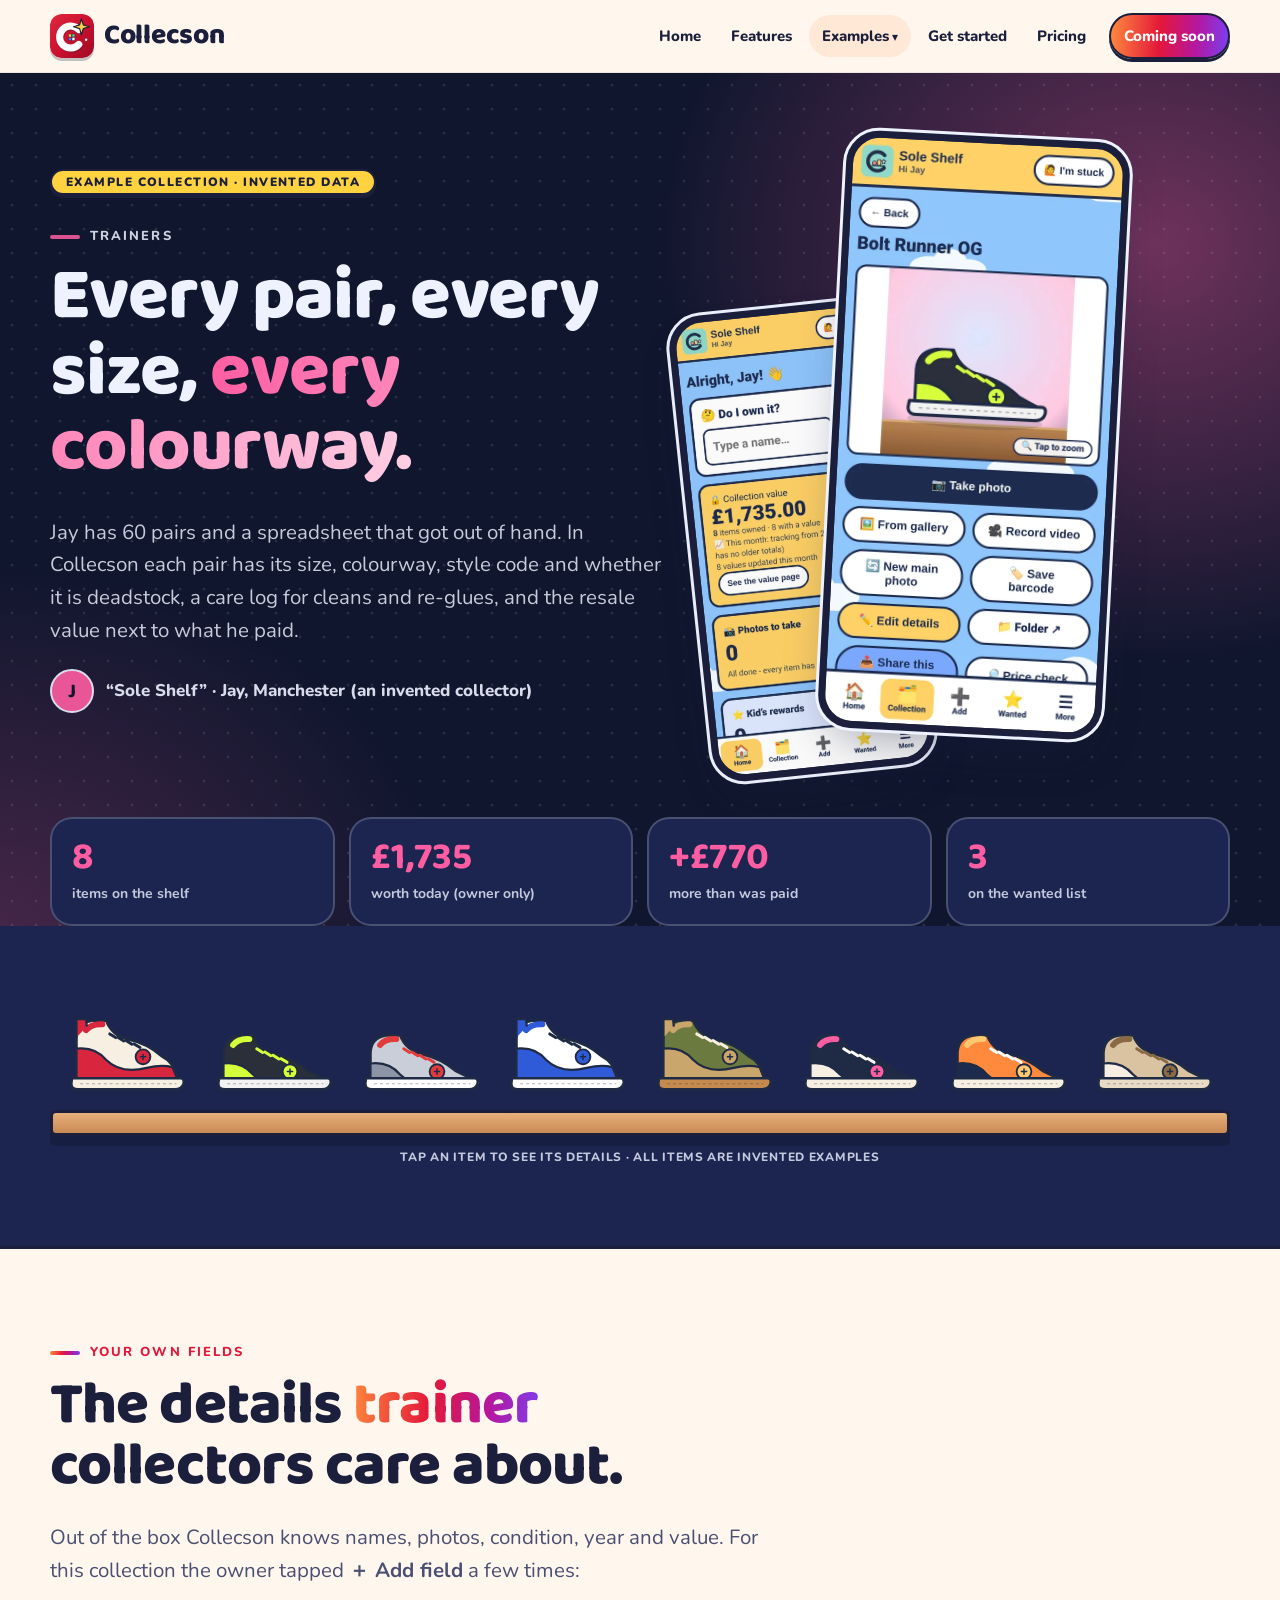
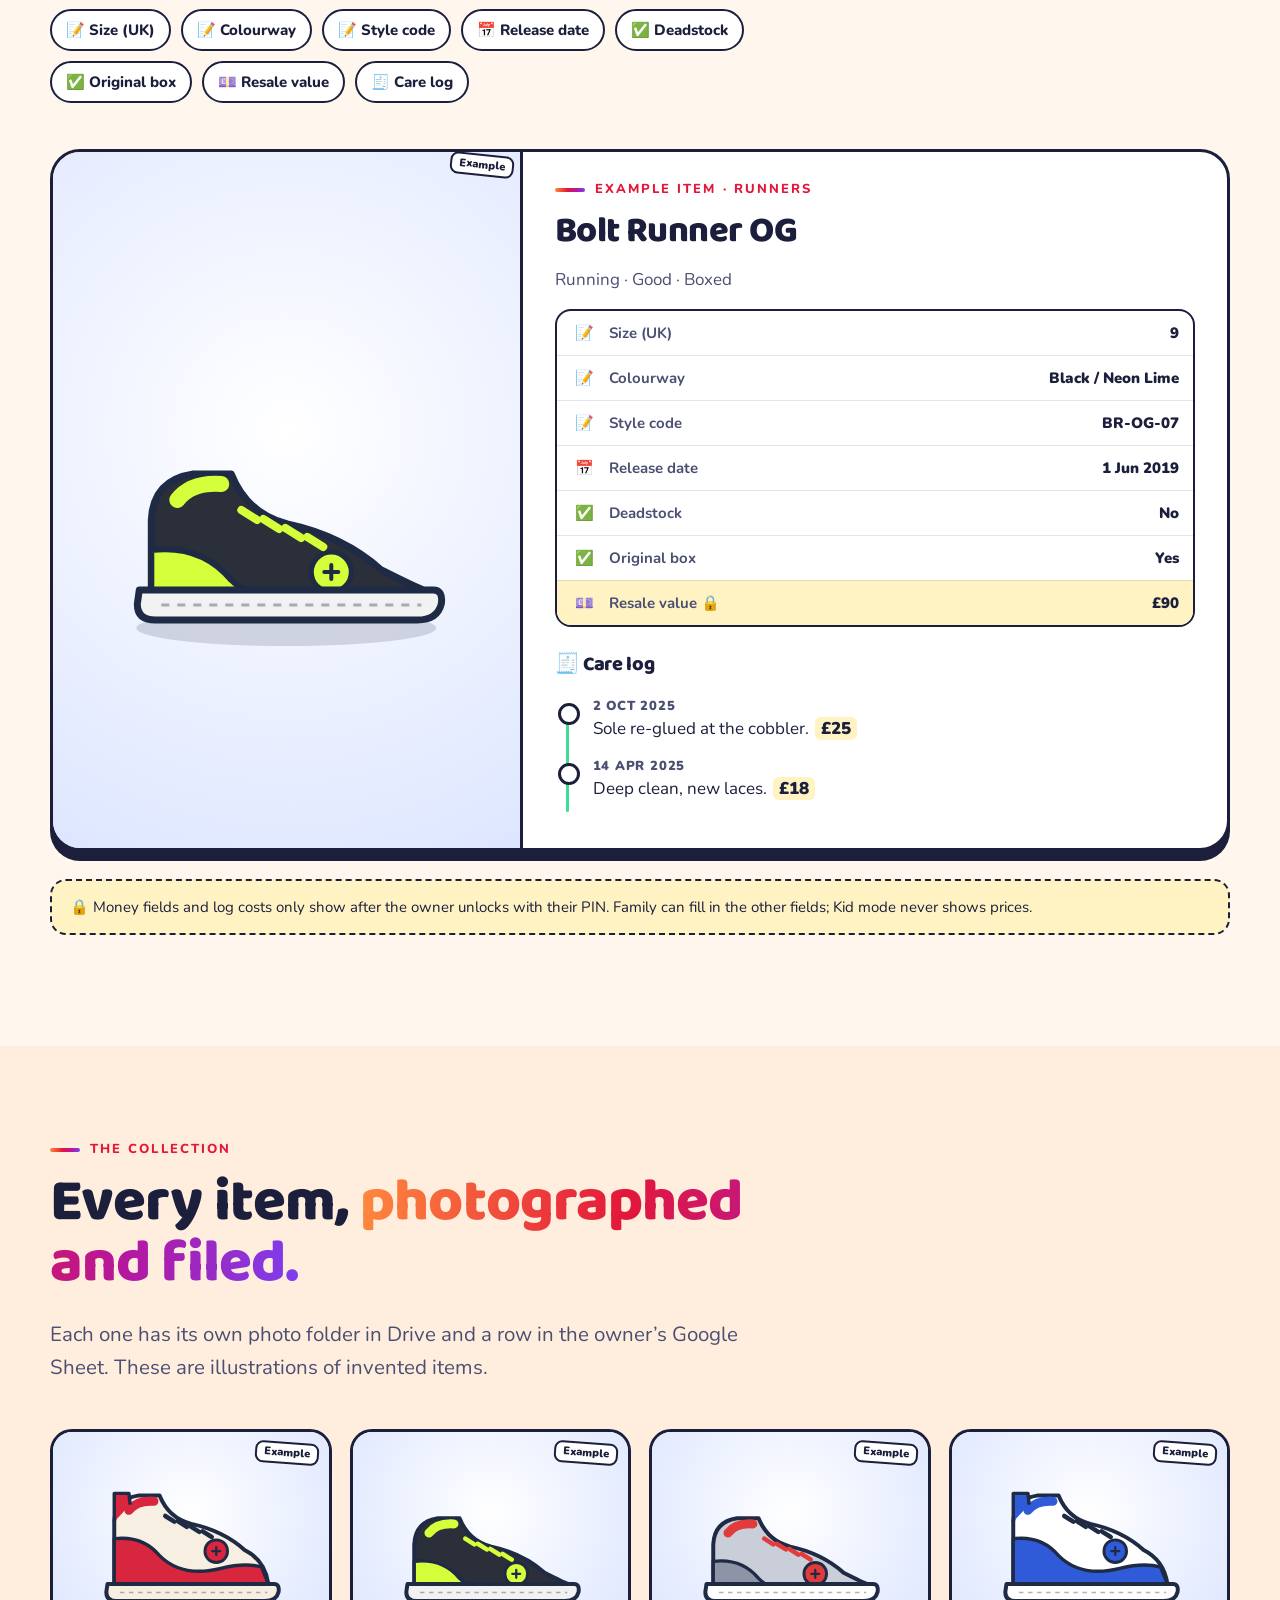
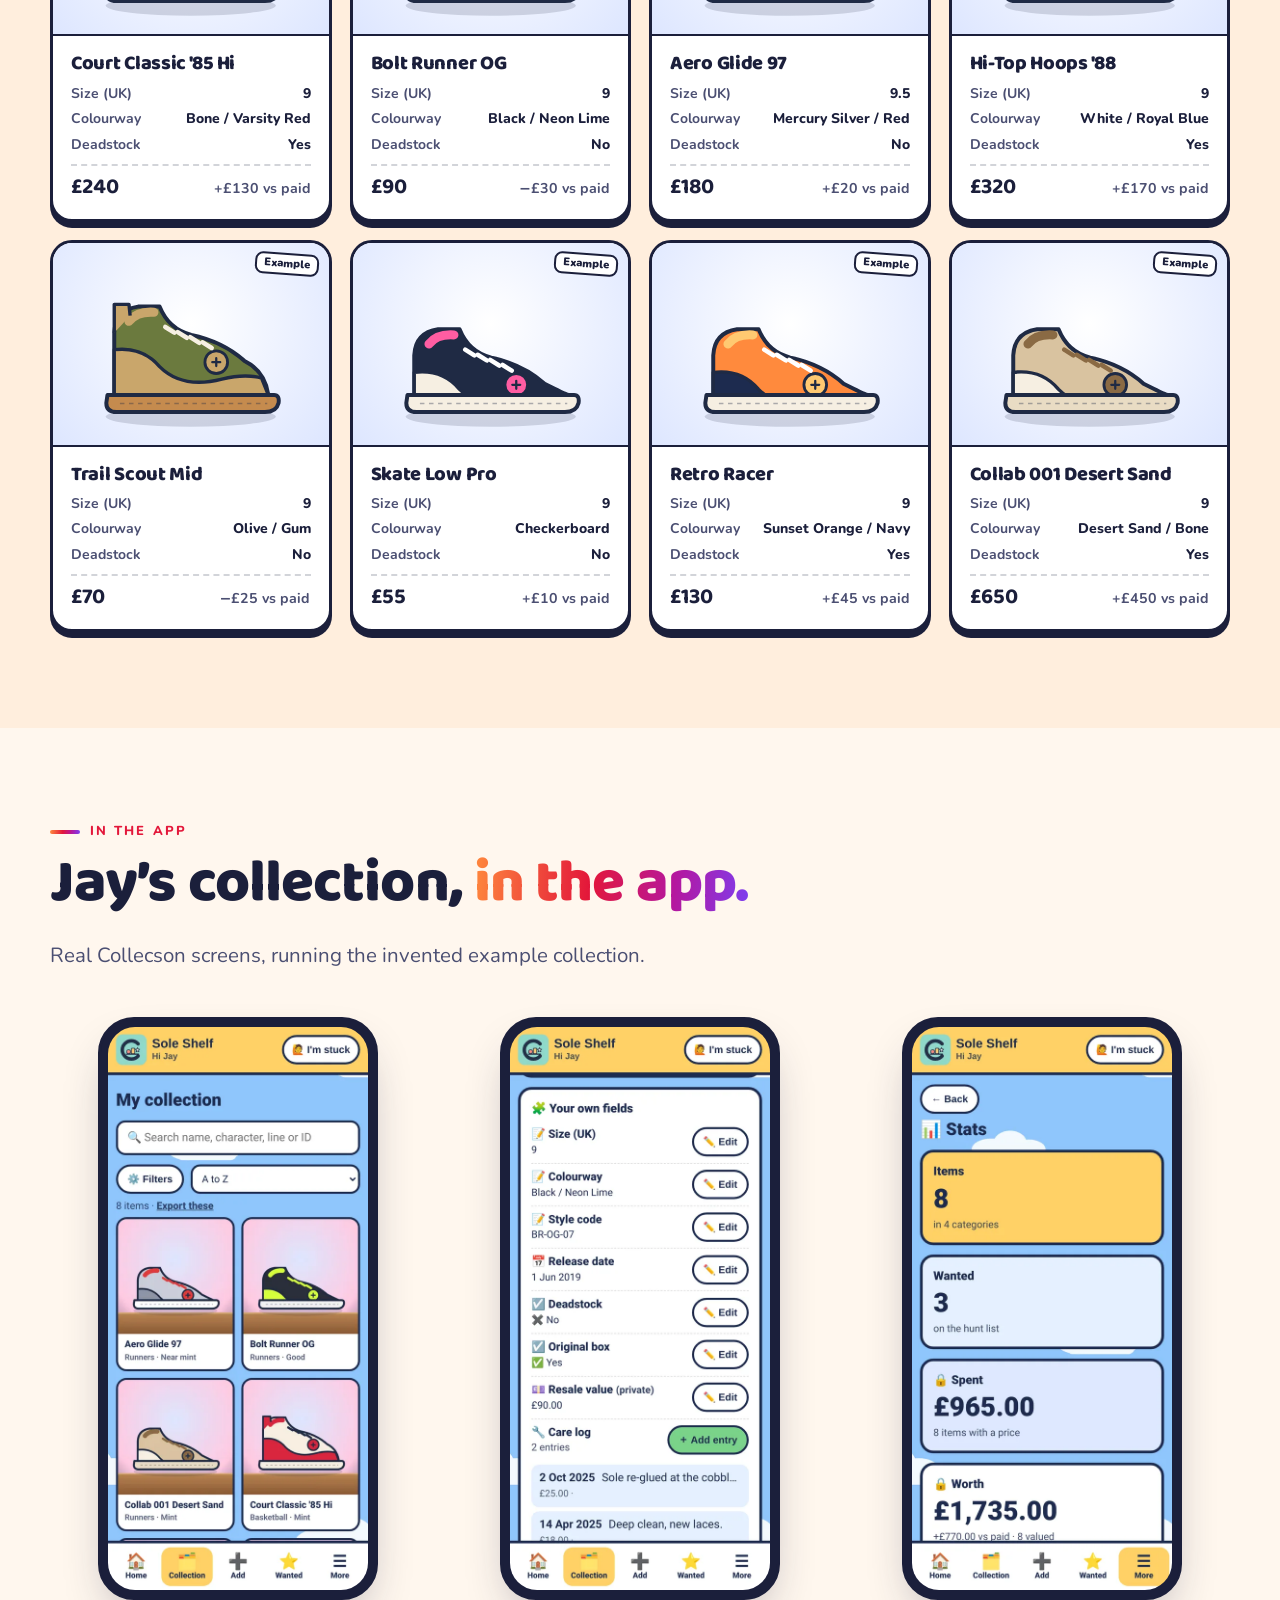
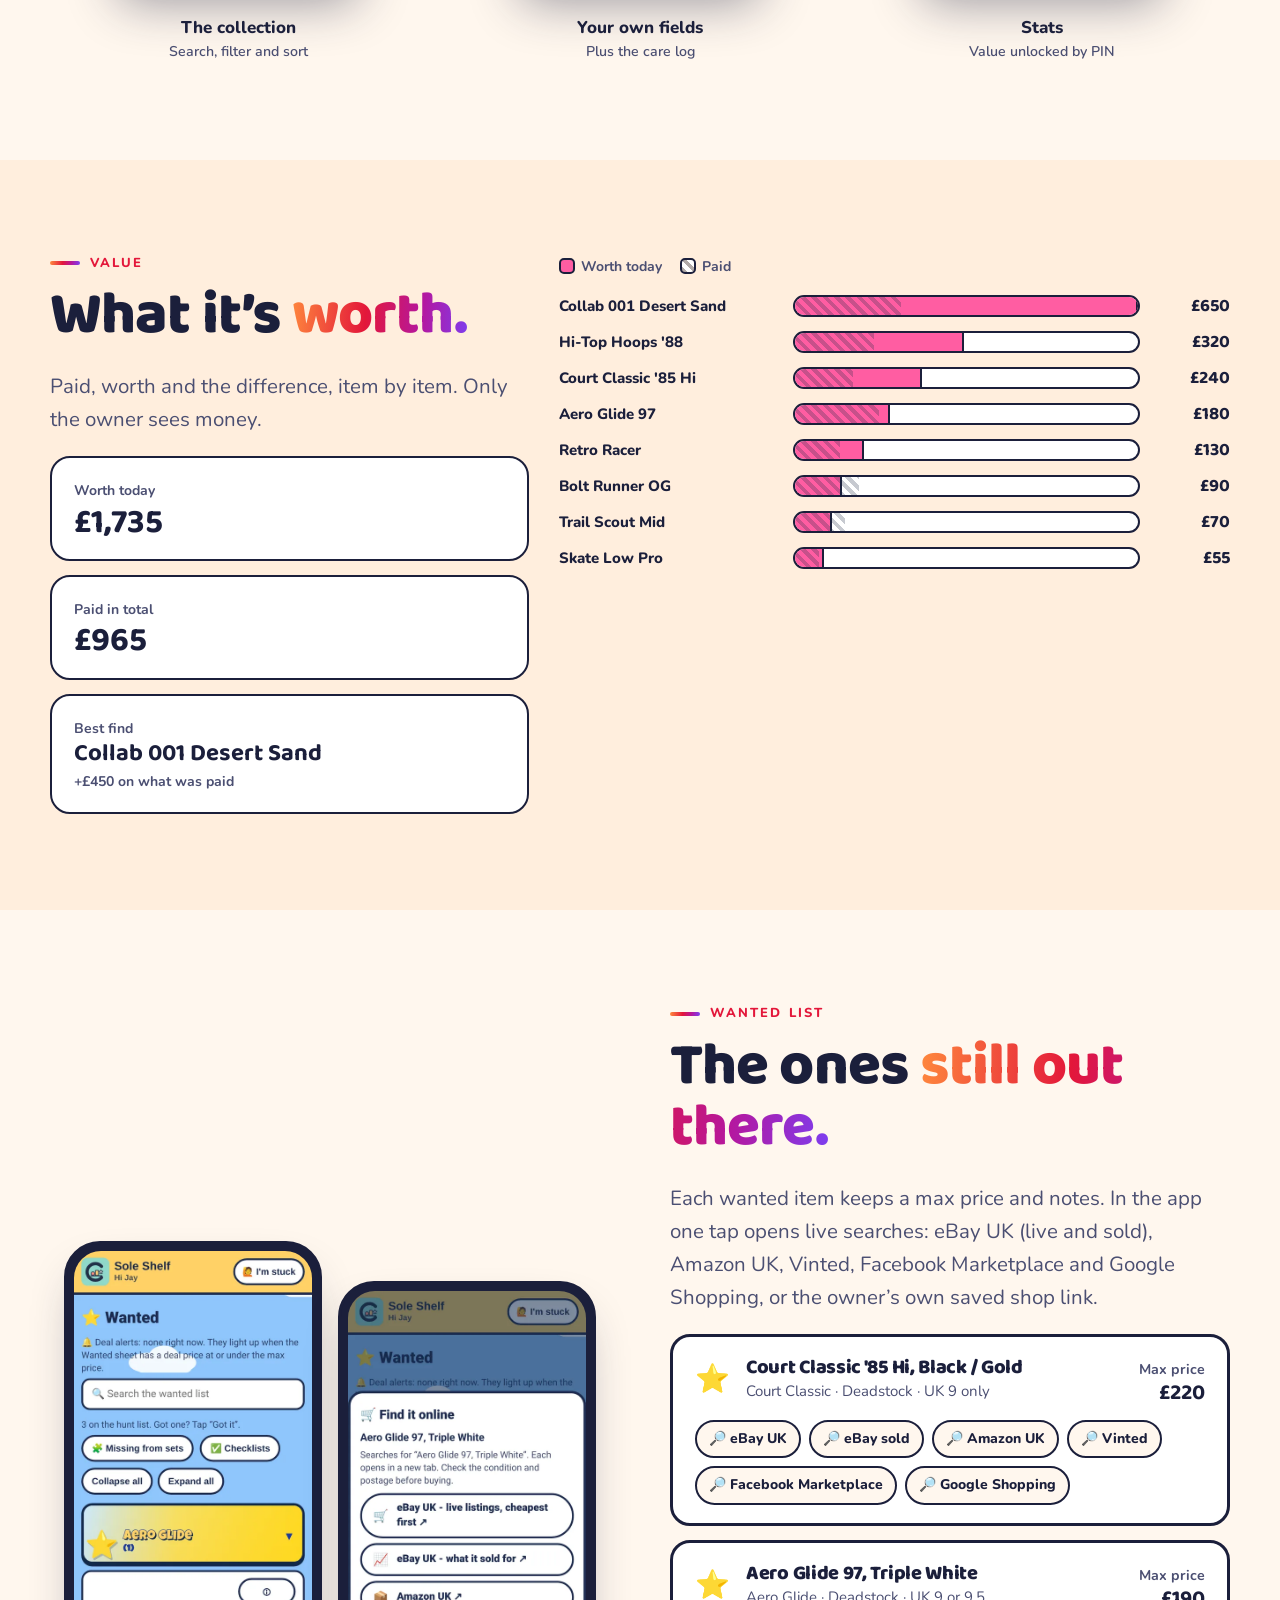
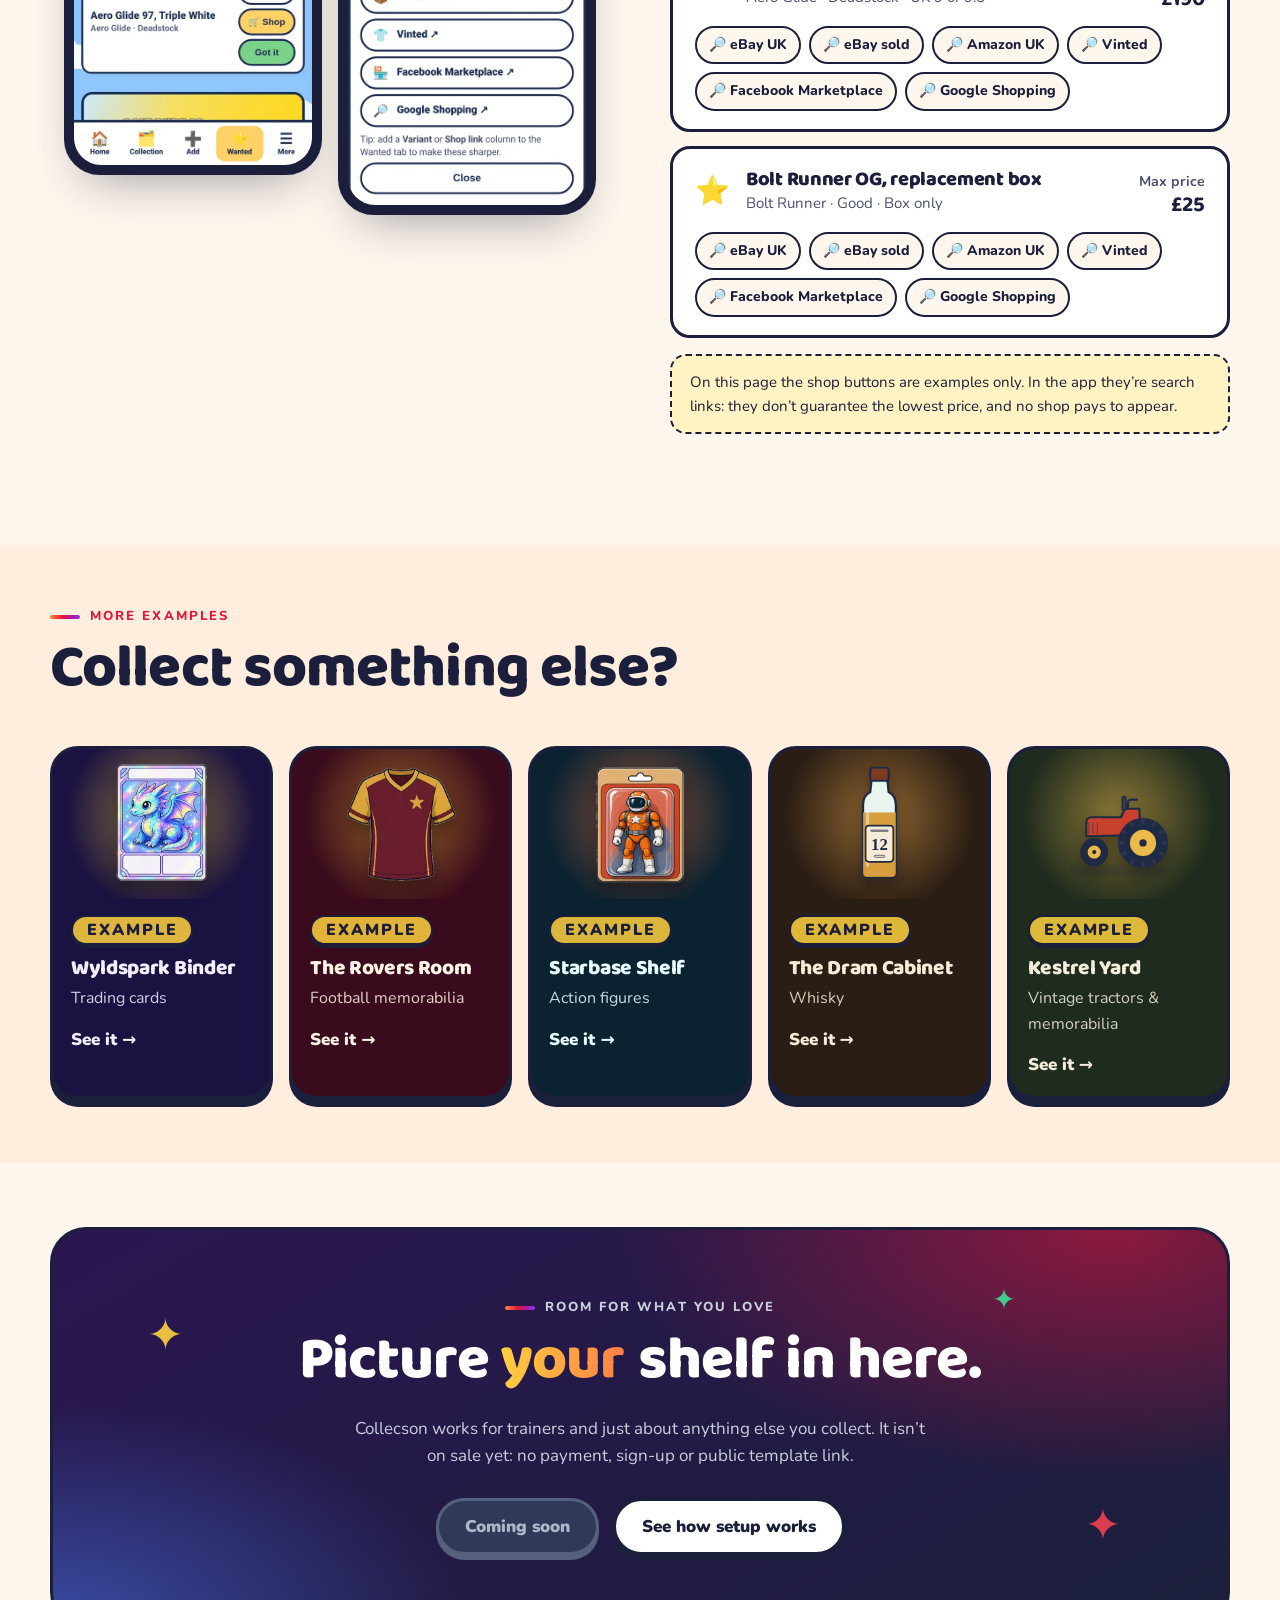
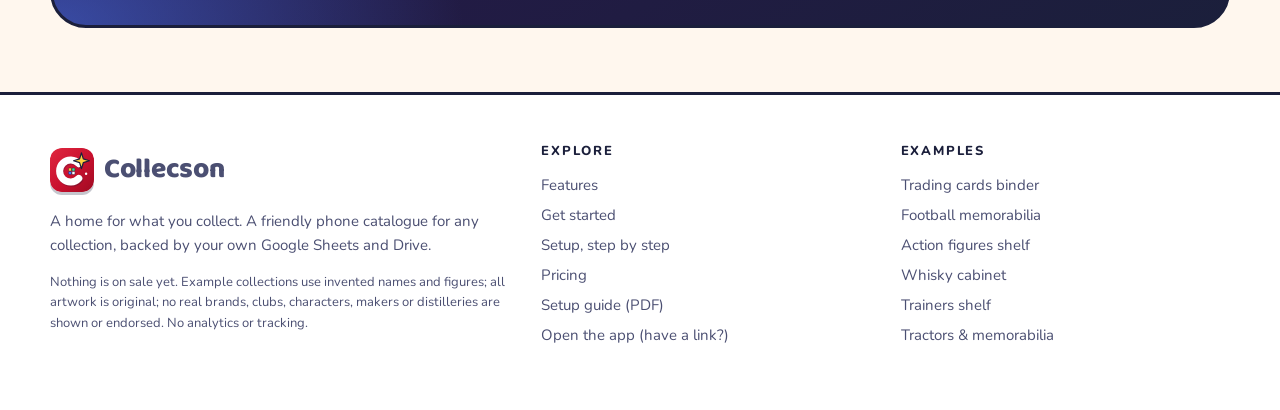
<file: examples/trainers/index.html>
<!doctype html>
<html lang="en-GB">
<head>
<meta charset="utf-8"><meta name="viewport" content="width=device-width,initial-scale=1">
<meta name="robots" content="noindex,nofollow,noarchive"><meta name="theme-color" content="#10162E">
<title>Sole Shelf: an example trainers collection in Collecson</title>
<meta name="description" content="See how Collecson looks for a trainers collection: invented example items, custom fields, a care log, wanted list and values.">
<link rel="icon" href="../../assets/favicon.svg" type="image/svg+xml"><link rel="icon" href="../../assets/favicon-192.png" type="image/png" sizes="192x192"><link rel="apple-touch-icon" href="../../assets/apple-touch-icon.png">
<link rel="preload" href="../../assets/fonts/baloo2.woff2" as="font" type="font/woff2" crossorigin>
<link rel="preload" href="../../assets/fonts/nunito.woff2" as="font" type="font/woff2" crossorigin>
<link rel="stylesheet" href="../../assets/site.css">
</head>
<body>
<a class="skip" href="#main">Skip to content</a><header class="top"><div class="wrap">
<a class="brand" href="../../" aria-label="Collecson home"><img src="../../assets/logo.svg" width="40" height="40" alt=""><b>Collecson</b></a>
<nav class="links" aria-label="Main"><a href="../../">Home</a><a href="../../features/">Features</a><details class="dd on"><summary>Examples</summary><div><a href="../../examples/cards/"><span aria-hidden="true">🃏</span>Trading cards binder</a><a href="../../examples/football/"><span aria-hidden="true">⚽</span>Football memorabilia</a><a href="../../examples/figures/"><span aria-hidden="true">🦸</span>Action figures shelf</a><a href="../../examples/whisky/"><span aria-hidden="true">🥃</span>Whisky cabinet</a><a href="../../examples/trainers/" aria-current=page><span aria-hidden="true">👟</span>Trainers shelf</a><a href="../../examples/tractors/"><span aria-hidden="true">🚜</span>Tractors &amp; memorabilia</a></div></details><a href="../../get-started/">Get started</a><a href="../../pricing/">Pricing</a><a class="soon" href="../../pricing/">Coming soon</a></nav>
<details class="menu"><summary>Menu</summary><nav aria-label="Mobile"><a href="../../">Home</a><a href="../../features/">Features</a><small>EXAMPLE COLLECTIONS</small><a href="../../examples/cards/"><span aria-hidden="true">🃏</span>Trading cards binder</a><a href="../../examples/football/"><span aria-hidden="true">⚽</span>Football memorabilia</a><a href="../../examples/figures/"><span aria-hidden="true">🦸</span>Action figures shelf</a><a href="../../examples/whisky/"><span aria-hidden="true">🥃</span>Whisky cabinet</a><a href="../../examples/trainers/" aria-current=page><span aria-hidden="true">👟</span>Trainers shelf</a><a href="../../examples/tractors/"><span aria-hidden="true">🚜</span>Tractors &amp; memorabilia</a><a href="../../get-started/">Get started</a><a href="../../pricing/">Pricing</a></nav></details>
</div></header>
<main id="main"><div style="--bg:#10162E;--bg2:#1B2550;--fg:#EEF2FF;--hi:#FF5DA2;--soft:#DDE6FF;--card:#FFFFFF;--hi2:#FF5DA2">
<section class="sc-hero"><div class="wrap"><div class="grid"><div><p class="example-badge">Example collection · invented data</p><p class="eyebrow" style="margin-top:22px">Trainers</p><h1>Every pair, every size, <span class="grad">every colourway.</span></h1><p class="lede">Jay has 60 pairs and a spreadsheet that got out of hand. In Collecson each pair has its size, colourway, style code and whether it is deadstock, a care log for cleans and re-glues, and the resale value next to what he paid.</p>
<p class="who"><i>J</i>“Sole Shelf” · Jay, Manchester (an invented collector)</p></div>
<div class="phones"><div class="phone b"><img src="../../assets/shots/ex-trainers_home.webp" width="540" height="1168" alt="Home screen of the example trainers collection “Sole Shelf”"></div><div class="phone "><img src="../../assets/shots/ex-trainers_item.webp" width="540" height="1168" alt="An example item page: Bolt Runner OG"></div></div></div>
<div class="stats"><div class="stat"><b>8</b><span>items on the shelf</span></div><div class="stat"><b>£1,735</b><span>worth today (owner only)</span></div><div class="stat"><b>+£770</b><span>more than was paid</span></div><div class="stat"><b>3</b><span>on the wanted list</span></div></div></div></section>
<section class="shelfwall"><div class="wrap"><div class="row"><a href="#court-classic-85-hi" title="Court Classic &#x27;85 Hi (example)"><svg aria-hidden="true" xmlns="http://www.w3.org/2000/svg" viewBox="20 60 370 300" role="img"><g data-k="wide"/><ellipse cx="205" cy="338" rx="150" ry="18.0" fill="#1F2A44" opacity=".16"/><path d="M70 300 L70 190 Q72 150 112 144 L150 144 Q166 184 206 194 Q262 206 300 240 Q336 258 342 300 Z" fill="#F6EFE2" stroke="#1F2A44" stroke-width="7" stroke-linejoin="round"/><path d="M70 300 L70 220 Q120 214 150 250 Q190 290 260 272 Q300 262 330 270 L342 300 Z" fill="#D7263D" stroke="#1F2A44" stroke-width="6" stroke-linejoin="round"/><path d="M96 170 Q110 152 140 154" stroke="#D7263D" stroke-width="16" stroke-linecap="round" fill="none"/><circle cx="250" cy="242" r="20" fill="#D7263D" stroke="#1F2A44" stroke-width="5"/><path d="M243 242 L257 242 M250 235 L250 249" stroke="#1F2A44" stroke-width="4" stroke-linecap="round"/><path d="M160 180 L176 190" stroke="#1F2A44" stroke-width="8" stroke-linecap="round"/><path d="M182 189 L198 199" stroke="#1F2A44" stroke-width="8" stroke-linecap="round"/><path d="M204 198 L220 208" stroke="#1F2A44" stroke-width="8" stroke-linecap="round"/><path d="M226 207 L242 217" stroke="#1F2A44" stroke-width="8" stroke-linecap="round"/><path d="M58 300 L352 300 Q362 300 360 314 Q356 330 336 330 L74 330 Q56 330 56 314 Z" fill="#F6EFE2" stroke="#1F2A44" stroke-width="7" stroke-linejoin="round"/><path d="M80 315 L340 315" stroke="#1F2A44" stroke-width="3" stroke-dasharray="8 8" opacity=".35"/><path d="M70 190 L70 140 L96 140 L98 160" fill="#D7263D" stroke="#1F2A44" stroke-width="6" stroke-linejoin="round"/></svg></a><a href="#bolt-runner-og" title="Bolt Runner OG (example)"><svg aria-hidden="true" xmlns="http://www.w3.org/2000/svg" viewBox="20 60 370 300" role="img"><g data-k="wide"/><ellipse cx="205" cy="338" rx="150" ry="18.0" fill="#1F2A44" opacity=".16"/><path d="M70 300 L70 230 Q72 190 112 184 L150 184 Q166 224 206 234 Q262 246 300 280 Q336 298 342 300 Z" fill="#2B2F3A" stroke="#1F2A44" stroke-width="7" stroke-linejoin="round"/><path d="M70 300 L70 260 Q120 254 150 290 Q190 330 260 312 Q300 302 330 310 L342 300 Z" fill="#D4FF3A" stroke="#1F2A44" stroke-width="6" stroke-linejoin="round"/><path d="M96 210 Q110 192 140 194" stroke="#D4FF3A" stroke-width="16" stroke-linecap="round" fill="none"/><circle cx="250" cy="282" r="20" fill="#D4FF3A" stroke="#1F2A44" stroke-width="5"/><path d="M243 282 L257 282 M250 275 L250 289" stroke="#1F2A44" stroke-width="4" stroke-linecap="round"/><path d="M160 220 L176 230" stroke="#D4FF3A" stroke-width="8" stroke-linecap="round"/><path d="M182 229 L198 239" stroke="#D4FF3A" stroke-width="8" stroke-linecap="round"/><path d="M204 238 L220 248" stroke="#D4FF3A" stroke-width="8" stroke-linecap="round"/><path d="M226 247 L242 257" stroke="#D4FF3A" stroke-width="8" stroke-linecap="round"/><path d="M58 300 L352 300 Q362 300 360 314 Q356 330 336 330 L74 330 Q56 330 56 314 Z" fill="#F2F2F2" stroke="#1F2A44" stroke-width="7" stroke-linejoin="round"/><path d="M80 315 L340 315" stroke="#1F2A44" stroke-width="3" stroke-dasharray="8 8" opacity=".35"/></svg></a><a href="#aero-glide-97" title="Aero Glide 97 (example)"><svg aria-hidden="true" xmlns="http://www.w3.org/2000/svg" viewBox="20 60 370 300" role="img"><g data-k="wide"/><ellipse cx="205" cy="338" rx="150" ry="18.0" fill="#1F2A44" opacity=".16"/><path d="M70 300 L70 230 Q72 190 112 184 L150 184 Q166 224 206 234 Q262 246 300 280 Q336 298 342 300 Z" fill="#C9CED8" stroke="#1F2A44" stroke-width="7" stroke-linejoin="round"/><path d="M70 300 L70 260 Q120 254 150 290 Q190 330 260 312 Q300 302 330 310 L342 300 Z" fill="#8C94A6" stroke="#1F2A44" stroke-width="6" stroke-linejoin="round"/><path d="M96 210 Q110 192 140 194" stroke="#E23B3B" stroke-width="16" stroke-linecap="round" fill="none"/><circle cx="250" cy="282" r="20" fill="#E23B3B" stroke="#1F2A44" stroke-width="5"/><path d="M243 282 L257 282 M250 275 L250 289" stroke="#1F2A44" stroke-width="4" stroke-linecap="round"/><path d="M160 220 L176 230" stroke="#E23B3B" stroke-width="8" stroke-linecap="round"/><path d="M182 229 L198 239" stroke="#E23B3B" stroke-width="8" stroke-linecap="round"/><path d="M204 238 L220 248" stroke="#E23B3B" stroke-width="8" stroke-linecap="round"/><path d="M226 247 L242 257" stroke="#E23B3B" stroke-width="8" stroke-linecap="round"/><path d="M58 300 L352 300 Q362 300 360 314 Q356 330 336 330 L74 330 Q56 330 56 314 Z" fill="#FFFFFF" stroke="#1F2A44" stroke-width="7" stroke-linejoin="round"/><path d="M80 315 L340 315" stroke="#1F2A44" stroke-width="3" stroke-dasharray="8 8" opacity=".35"/></svg></a><a href="#hi-top-hoops-88" title="Hi-Top Hoops &#x27;88 (example)"><svg aria-hidden="true" xmlns="http://www.w3.org/2000/svg" viewBox="20 60 370 300" role="img"><g data-k="wide"/><ellipse cx="205" cy="338" rx="150" ry="18.0" fill="#1F2A44" opacity=".16"/><path d="M70 300 L70 190 Q72 150 112 144 L150 144 Q166 184 206 194 Q262 206 300 240 Q336 258 342 300 Z" fill="#FFFFFF" stroke="#1F2A44" stroke-width="7" stroke-linejoin="round"/><path d="M70 300 L70 220 Q120 214 150 250 Q190 290 260 272 Q300 262 330 270 L342 300 Z" fill="#2F5BD8" stroke="#1F2A44" stroke-width="6" stroke-linejoin="round"/><path d="M96 170 Q110 152 140 154" stroke="#2F5BD8" stroke-width="16" stroke-linecap="round" fill="none"/><circle cx="250" cy="242" r="20" fill="#2F5BD8" stroke="#1F2A44" stroke-width="5"/><path d="M243 242 L257 242 M250 235 L250 249" stroke="#1F2A44" stroke-width="4" stroke-linecap="round"/><path d="M160 180 L176 190" stroke="#1F2A44" stroke-width="8" stroke-linecap="round"/><path d="M182 189 L198 199" stroke="#1F2A44" stroke-width="8" stroke-linecap="round"/><path d="M204 198 L220 208" stroke="#1F2A44" stroke-width="8" stroke-linecap="round"/><path d="M226 207 L242 217" stroke="#1F2A44" stroke-width="8" stroke-linecap="round"/><path d="M58 300 L352 300 Q362 300 360 314 Q356 330 336 330 L74 330 Q56 330 56 314 Z" fill="#FFFFFF" stroke="#1F2A44" stroke-width="7" stroke-linejoin="round"/><path d="M80 315 L340 315" stroke="#1F2A44" stroke-width="3" stroke-dasharray="8 8" opacity=".35"/><path d="M70 190 L70 140 L96 140 L98 160" fill="#2F5BD8" stroke="#1F2A44" stroke-width="6" stroke-linejoin="round"/></svg></a><a href="#trail-scout-mid" title="Trail Scout Mid (example)"><svg aria-hidden="true" xmlns="http://www.w3.org/2000/svg" viewBox="20 60 370 300" role="img"><g data-k="wide"/><ellipse cx="205" cy="338" rx="150" ry="18.0" fill="#1F2A44" opacity=".16"/><path d="M70 300 L70 190 Q72 150 112 144 L150 144 Q166 184 206 194 Q262 206 300 240 Q336 258 342 300 Z" fill="#6B7A3E" stroke="#1F2A44" stroke-width="7" stroke-linejoin="round"/><path d="M70 300 L70 220 Q120 214 150 250 Q190 290 260 272 Q300 262 330 270 L342 300 Z" fill="#C9A66B" stroke="#1F2A44" stroke-width="6" stroke-linejoin="round"/><path d="M96 170 Q110 152 140 154" stroke="#C9A66B" stroke-width="16" stroke-linecap="round" fill="none"/><circle cx="250" cy="242" r="20" fill="#C9A66B" stroke="#1F2A44" stroke-width="5"/><path d="M243 242 L257 242 M250 235 L250 249" stroke="#1F2A44" stroke-width="4" stroke-linecap="round"/><path d="M160 180 L176 190" stroke="#F6EFE2" stroke-width="8" stroke-linecap="round"/><path d="M182 189 L198 199" stroke="#F6EFE2" stroke-width="8" stroke-linecap="round"/><path d="M204 198 L220 208" stroke="#F6EFE2" stroke-width="8" stroke-linecap="round"/><path d="M226 207 L242 217" stroke="#F6EFE2" stroke-width="8" stroke-linecap="round"/><path d="M58 300 L352 300 Q362 300 360 314 Q356 330 336 330 L74 330 Q56 330 56 314 Z" fill="#C58B4E" stroke="#1F2A44" stroke-width="7" stroke-linejoin="round"/><path d="M80 315 L340 315" stroke="#1F2A44" stroke-width="3" stroke-dasharray="8 8" opacity=".35"/><path d="M70 190 L70 140 L96 140 L98 160" fill="#C9A66B" stroke="#1F2A44" stroke-width="6" stroke-linejoin="round"/></svg></a><a href="#skate-low-pro" title="Skate Low Pro (example)"><svg aria-hidden="true" xmlns="http://www.w3.org/2000/svg" viewBox="20 60 370 300" role="img"><g data-k="wide"/><ellipse cx="205" cy="338" rx="150" ry="18.0" fill="#1F2A44" opacity=".16"/><path d="M70 300 L70 230 Q72 190 112 184 L150 184 Q166 224 206 234 Q262 246 300 280 Q336 298 342 300 Z" fill="#1F2A44" stroke="#1F2A44" stroke-width="7" stroke-linejoin="round"/><path d="M70 300 L70 260 Q120 254 150 290 Q190 330 260 312 Q300 302 330 310 L342 300 Z" fill="#F6EFE2" stroke="#1F2A44" stroke-width="6" stroke-linejoin="round"/><path d="M96 210 Q110 192 140 194" stroke="#FF5DA2" stroke-width="16" stroke-linecap="round" fill="none"/><circle cx="250" cy="282" r="20" fill="#FF5DA2" stroke="#1F2A44" stroke-width="5"/><path d="M243 282 L257 282 M250 275 L250 289" stroke="#1F2A44" stroke-width="4" stroke-linecap="round"/><path d="M160 220 L176 230" stroke="#FFFFFF" stroke-width="8" stroke-linecap="round"/><path d="M182 229 L198 239" stroke="#FFFFFF" stroke-width="8" stroke-linecap="round"/><path d="M204 238 L220 248" stroke="#FFFFFF" stroke-width="8" stroke-linecap="round"/><path d="M226 247 L242 257" stroke="#FFFFFF" stroke-width="8" stroke-linecap="round"/><path d="M58 300 L352 300 Q362 300 360 314 Q356 330 336 330 L74 330 Q56 330 56 314 Z" fill="#F6EFE2" stroke="#1F2A44" stroke-width="7" stroke-linejoin="round"/><path d="M80 315 L340 315" stroke="#1F2A44" stroke-width="3" stroke-dasharray="8 8" opacity=".35"/></svg></a><a href="#retro-racer" title="Retro Racer (example)"><svg aria-hidden="true" xmlns="http://www.w3.org/2000/svg" viewBox="20 60 370 300" role="img"><g data-k="wide"/><ellipse cx="205" cy="338" rx="150" ry="18.0" fill="#1F2A44" opacity=".16"/><path d="M70 300 L70 230 Q72 190 112 184 L150 184 Q166 224 206 234 Q262 246 300 280 Q336 298 342 300 Z" fill="#FF8A3D" stroke="#1F2A44" stroke-width="7" stroke-linejoin="round"/><path d="M70 300 L70 260 Q120 254 150 290 Q190 330 260 312 Q300 302 330 310 L342 300 Z" fill="#1D2B4F" stroke="#1F2A44" stroke-width="6" stroke-linejoin="round"/><path d="M96 210 Q110 192 140 194" stroke="#FFC971" stroke-width="16" stroke-linecap="round" fill="none"/><circle cx="250" cy="282" r="20" fill="#FFC971" stroke="#1F2A44" stroke-width="5"/><path d="M243 282 L257 282 M250 275 L250 289" stroke="#1F2A44" stroke-width="4" stroke-linecap="round"/><path d="M160 220 L176 230" stroke="#FFFFFF" stroke-width="8" stroke-linecap="round"/><path d="M182 229 L198 239" stroke="#FFFFFF" stroke-width="8" stroke-linecap="round"/><path d="M204 238 L220 248" stroke="#FFFFFF" stroke-width="8" stroke-linecap="round"/><path d="M226 247 L242 257" stroke="#FFFFFF" stroke-width="8" stroke-linecap="round"/><path d="M58 300 L352 300 Q362 300 360 314 Q356 330 336 330 L74 330 Q56 330 56 314 Z" fill="#F6EFE2" stroke="#1F2A44" stroke-width="7" stroke-linejoin="round"/><path d="M80 315 L340 315" stroke="#1F2A44" stroke-width="3" stroke-dasharray="8 8" opacity=".35"/></svg></a><a href="#collab-001-desert-sand" title="Collab 001 Desert Sand (example)"><svg aria-hidden="true" xmlns="http://www.w3.org/2000/svg" viewBox="20 60 370 300" role="img"><g data-k="wide"/><ellipse cx="205" cy="338" rx="150" ry="18.0" fill="#1F2A44" opacity=".16"/><path d="M70 300 L70 230 Q72 190 112 184 L150 184 Q166 224 206 234 Q262 246 300 280 Q336 298 342 300 Z" fill="#D9C3A0" stroke="#1F2A44" stroke-width="7" stroke-linejoin="round"/><path d="M70 300 L70 260 Q120 254 150 290 Q190 330 260 312 Q300 302 330 310 L342 300 Z" fill="#F6EFE2" stroke="#1F2A44" stroke-width="6" stroke-linejoin="round"/><path d="M96 210 Q110 192 140 194" stroke="#8A6A44" stroke-width="16" stroke-linecap="round" fill="none"/><circle cx="250" cy="282" r="20" fill="#8A6A44" stroke="#1F2A44" stroke-width="5"/><path d="M243 282 L257 282 M250 275 L250 289" stroke="#1F2A44" stroke-width="4" stroke-linecap="round"/><path d="M160 220 L176 230" stroke="#8A6A44" stroke-width="8" stroke-linecap="round"/><path d="M182 229 L198 239" stroke="#8A6A44" stroke-width="8" stroke-linecap="round"/><path d="M204 238 L220 248" stroke="#8A6A44" stroke-width="8" stroke-linecap="round"/><path d="M226 247 L242 257" stroke="#8A6A44" stroke-width="8" stroke-linecap="round"/><path d="M58 300 L352 300 Q362 300 360 314 Q356 330 336 330 L74 330 Q56 330 56 314 Z" fill="#E9DCC4" stroke="#1F2A44" stroke-width="7" stroke-linejoin="round"/><path d="M80 315 L340 315" stroke="#1F2A44" stroke-width="3" stroke-dasharray="8 8" opacity=".35"/></svg></a></div><p class="lbl">Tap an item to see its details · all items are invented examples</p></div></section>
<section class="section"><div class="wrap"><div class="head"><p class="eyebrow">Your own fields</p><h2>The details <em>trainer</em> collectors care about.</h2><p class="lede">Out of the box Collecson knows names, photos, condition, year and value. For this collection the owner tapped <b>＋ Add field</b> a few times:</p><div class="ftypes"><span>📝 Size (UK)</span><span>📝 Colourway</span><span>📝 Style code</span><span>📅 Release date</span><span>✅ Deadstock</span><span>✅ Original box</span><span>💷 Resale value</span><span>🧾 Care log</span></div></div><div class="spec"><div class="pic"><span class="tag">Example</span><svg aria-hidden="true" xmlns="http://www.w3.org/2000/svg" viewBox="20 60 370 300" role="img"><g data-k="wide"/><ellipse cx="205" cy="338" rx="150" ry="18.0" fill="#1F2A44" opacity=".16"/><path d="M70 300 L70 230 Q72 190 112 184 L150 184 Q166 224 206 234 Q262 246 300 280 Q336 298 342 300 Z" fill="#2B2F3A" stroke="#1F2A44" stroke-width="7" stroke-linejoin="round"/><path d="M70 300 L70 260 Q120 254 150 290 Q190 330 260 312 Q300 302 330 310 L342 300 Z" fill="#D4FF3A" stroke="#1F2A44" stroke-width="6" stroke-linejoin="round"/><path d="M96 210 Q110 192 140 194" stroke="#D4FF3A" stroke-width="16" stroke-linecap="round" fill="none"/><circle cx="250" cy="282" r="20" fill="#D4FF3A" stroke="#1F2A44" stroke-width="5"/><path d="M243 282 L257 282 M250 275 L250 289" stroke="#1F2A44" stroke-width="4" stroke-linecap="round"/><path d="M160 220 L176 230" stroke="#D4FF3A" stroke-width="8" stroke-linecap="round"/><path d="M182 229 L198 239" stroke="#D4FF3A" stroke-width="8" stroke-linecap="round"/><path d="M204 238 L220 248" stroke="#D4FF3A" stroke-width="8" stroke-linecap="round"/><path d="M226 247 L242 257" stroke="#D4FF3A" stroke-width="8" stroke-linecap="round"/><path d="M58 300 L352 300 Q362 300 360 314 Q356 330 336 330 L74 330 Q56 330 56 314 Z" fill="#F2F2F2" stroke="#1F2A44" stroke-width="7" stroke-linejoin="round"/><path d="M80 315 L340 315" stroke="#1F2A44" stroke-width="3" stroke-dasharray="8 8" opacity=".35"/></svg></div><div class="info"><p class="eyebrow">Example item · Runners</p><h3 style="font-size:clamp(26px,3vw,36px)">Bolt Runner OG</h3>
<p style="color:var(--ink2);margin:0">Running · Good · Boxed</p>
<div class="fields"><div class=""><i aria-hidden="true">📝</i><span>Size (UK)</span><b>9</b></div><div class=""><i aria-hidden="true">📝</i><span>Colourway</span><b>Black / Neon Lime</b></div><div class=""><i aria-hidden="true">📝</i><span>Style code</span><b>BR-OG-07</b></div><div class=""><i aria-hidden="true">📅</i><span>Release date</span><b>1 Jun 2019</b></div><div class=""><i aria-hidden="true">✅</i><span>Deadstock</span><b>No</b></div><div class=""><i aria-hidden="true">✅</i><span>Original box</span><b>Yes</b></div><div class="priv"><i aria-hidden="true">💷</i><span>Resale value 🔒</span><b>£90</b></div></div><h3 style="margin-top:26px;font-size:20px">🧾 Care log</h3><ul class="log"><li><time>2 Oct 2025</time>Sole re-glued at the cobbler.<span class=cost>£25</span></li><li><time>14 Apr 2025</time>Deep clean, new laces.<span class=cost>£18</span></li></ul></div></div>
<p class="note" style="margin-top:28px">🔒 Money fields and log costs only show after the owner unlocks with their PIN. Family can fill in the other fields; Kid mode never shows prices.</p></div></section>
<section class="section band" style="--card:#FFFFFF;--soft:#DDE6FF"><div class="wrap"><div class="head"><p class="eyebrow">The collection</p><h2>Every item, <em>photographed and filed.</em></h2><p class="lede">Each one has its own photo folder in Drive and a row in the owner’s Google Sheet. These are illustrations of invented items.</p></div><div class="items"><article class="item" id="court-classic-85-hi"><div class="pic"><span class="tag">Example</span><svg aria-hidden="true" xmlns="http://www.w3.org/2000/svg" viewBox="20 60 370 300" role="img"><g data-k="wide"/><ellipse cx="205" cy="338" rx="150" ry="18.0" fill="#1F2A44" opacity=".16"/><path d="M70 300 L70 190 Q72 150 112 144 L150 144 Q166 184 206 194 Q262 206 300 240 Q336 258 342 300 Z" fill="#F6EFE2" stroke="#1F2A44" stroke-width="7" stroke-linejoin="round"/><path d="M70 300 L70 220 Q120 214 150 250 Q190 290 260 272 Q300 262 330 270 L342 300 Z" fill="#D7263D" stroke="#1F2A44" stroke-width="6" stroke-linejoin="round"/><path d="M96 170 Q110 152 140 154" stroke="#D7263D" stroke-width="16" stroke-linecap="round" fill="none"/><circle cx="250" cy="242" r="20" fill="#D7263D" stroke="#1F2A44" stroke-width="5"/><path d="M243 242 L257 242 M250 235 L250 249" stroke="#1F2A44" stroke-width="4" stroke-linecap="round"/><path d="M160 180 L176 190" stroke="#1F2A44" stroke-width="8" stroke-linecap="round"/><path d="M182 189 L198 199" stroke="#1F2A44" stroke-width="8" stroke-linecap="round"/><path d="M204 198 L220 208" stroke="#1F2A44" stroke-width="8" stroke-linecap="round"/><path d="M226 207 L242 217" stroke="#1F2A44" stroke-width="8" stroke-linecap="round"/><path d="M58 300 L352 300 Q362 300 360 314 Q356 330 336 330 L74 330 Q56 330 56 314 Z" fill="#F6EFE2" stroke="#1F2A44" stroke-width="7" stroke-linejoin="round"/><path d="M80 315 L340 315" stroke="#1F2A44" stroke-width="3" stroke-dasharray="8 8" opacity=".35"/><path d="M70 190 L70 140 L96 140 L98 160" fill="#D7263D" stroke="#1F2A44" stroke-width="6" stroke-linejoin="round"/></svg></div><div class="body"><h3>Court Classic &#x27;85 Hi</h3><dl><dt>Size (UK)</dt><dd>9</dd><dt>Colourway</dt><dd>Bone / Varsity Red</dd><dt>Deadstock</dt><dd>Yes</dd></dl>
<div class="val"><b>£240</b><small class="up">+£130 vs paid</small></div></div></article><article class="item" id="bolt-runner-og"><div class="pic"><span class="tag">Example</span><svg aria-hidden="true" xmlns="http://www.w3.org/2000/svg" viewBox="20 60 370 300" role="img"><g data-k="wide"/><ellipse cx="205" cy="338" rx="150" ry="18.0" fill="#1F2A44" opacity=".16"/><path d="M70 300 L70 230 Q72 190 112 184 L150 184 Q166 224 206 234 Q262 246 300 280 Q336 298 342 300 Z" fill="#2B2F3A" stroke="#1F2A44" stroke-width="7" stroke-linejoin="round"/><path d="M70 300 L70 260 Q120 254 150 290 Q190 330 260 312 Q300 302 330 310 L342 300 Z" fill="#D4FF3A" stroke="#1F2A44" stroke-width="6" stroke-linejoin="round"/><path d="M96 210 Q110 192 140 194" stroke="#D4FF3A" stroke-width="16" stroke-linecap="round" fill="none"/><circle cx="250" cy="282" r="20" fill="#D4FF3A" stroke="#1F2A44" stroke-width="5"/><path d="M243 282 L257 282 M250 275 L250 289" stroke="#1F2A44" stroke-width="4" stroke-linecap="round"/><path d="M160 220 L176 230" stroke="#D4FF3A" stroke-width="8" stroke-linecap="round"/><path d="M182 229 L198 239" stroke="#D4FF3A" stroke-width="8" stroke-linecap="round"/><path d="M204 238 L220 248" stroke="#D4FF3A" stroke-width="8" stroke-linecap="round"/><path d="M226 247 L242 257" stroke="#D4FF3A" stroke-width="8" stroke-linecap="round"/><path d="M58 300 L352 300 Q362 300 360 314 Q356 330 336 330 L74 330 Q56 330 56 314 Z" fill="#F2F2F2" stroke="#1F2A44" stroke-width="7" stroke-linejoin="round"/><path d="M80 315 L340 315" stroke="#1F2A44" stroke-width="3" stroke-dasharray="8 8" opacity=".35"/></svg></div><div class="body"><h3>Bolt Runner OG</h3><dl><dt>Size (UK)</dt><dd>9</dd><dt>Colourway</dt><dd>Black / Neon Lime</dd><dt>Deadstock</dt><dd>No</dd></dl>
<div class="val"><b>£90</b><small class="down">−£30 vs paid</small></div></div></article><article class="item" id="aero-glide-97"><div class="pic"><span class="tag">Example</span><svg aria-hidden="true" xmlns="http://www.w3.org/2000/svg" viewBox="20 60 370 300" role="img"><g data-k="wide"/><ellipse cx="205" cy="338" rx="150" ry="18.0" fill="#1F2A44" opacity=".16"/><path d="M70 300 L70 230 Q72 190 112 184 L150 184 Q166 224 206 234 Q262 246 300 280 Q336 298 342 300 Z" fill="#C9CED8" stroke="#1F2A44" stroke-width="7" stroke-linejoin="round"/><path d="M70 300 L70 260 Q120 254 150 290 Q190 330 260 312 Q300 302 330 310 L342 300 Z" fill="#8C94A6" stroke="#1F2A44" stroke-width="6" stroke-linejoin="round"/><path d="M96 210 Q110 192 140 194" stroke="#E23B3B" stroke-width="16" stroke-linecap="round" fill="none"/><circle cx="250" cy="282" r="20" fill="#E23B3B" stroke="#1F2A44" stroke-width="5"/><path d="M243 282 L257 282 M250 275 L250 289" stroke="#1F2A44" stroke-width="4" stroke-linecap="round"/><path d="M160 220 L176 230" stroke="#E23B3B" stroke-width="8" stroke-linecap="round"/><path d="M182 229 L198 239" stroke="#E23B3B" stroke-width="8" stroke-linecap="round"/><path d="M204 238 L220 248" stroke="#E23B3B" stroke-width="8" stroke-linecap="round"/><path d="M226 247 L242 257" stroke="#E23B3B" stroke-width="8" stroke-linecap="round"/><path d="M58 300 L352 300 Q362 300 360 314 Q356 330 336 330 L74 330 Q56 330 56 314 Z" fill="#FFFFFF" stroke="#1F2A44" stroke-width="7" stroke-linejoin="round"/><path d="M80 315 L340 315" stroke="#1F2A44" stroke-width="3" stroke-dasharray="8 8" opacity=".35"/></svg></div><div class="body"><h3>Aero Glide 97</h3><dl><dt>Size (UK)</dt><dd>9.5</dd><dt>Colourway</dt><dd>Mercury Silver / Red</dd><dt>Deadstock</dt><dd>No</dd></dl>
<div class="val"><b>£180</b><small class="up">+£20 vs paid</small></div></div></article><article class="item" id="hi-top-hoops-88"><div class="pic"><span class="tag">Example</span><svg aria-hidden="true" xmlns="http://www.w3.org/2000/svg" viewBox="20 60 370 300" role="img"><g data-k="wide"/><ellipse cx="205" cy="338" rx="150" ry="18.0" fill="#1F2A44" opacity=".16"/><path d="M70 300 L70 190 Q72 150 112 144 L150 144 Q166 184 206 194 Q262 206 300 240 Q336 258 342 300 Z" fill="#FFFFFF" stroke="#1F2A44" stroke-width="7" stroke-linejoin="round"/><path d="M70 300 L70 220 Q120 214 150 250 Q190 290 260 272 Q300 262 330 270 L342 300 Z" fill="#2F5BD8" stroke="#1F2A44" stroke-width="6" stroke-linejoin="round"/><path d="M96 170 Q110 152 140 154" stroke="#2F5BD8" stroke-width="16" stroke-linecap="round" fill="none"/><circle cx="250" cy="242" r="20" fill="#2F5BD8" stroke="#1F2A44" stroke-width="5"/><path d="M243 242 L257 242 M250 235 L250 249" stroke="#1F2A44" stroke-width="4" stroke-linecap="round"/><path d="M160 180 L176 190" stroke="#1F2A44" stroke-width="8" stroke-linecap="round"/><path d="M182 189 L198 199" stroke="#1F2A44" stroke-width="8" stroke-linecap="round"/><path d="M204 198 L220 208" stroke="#1F2A44" stroke-width="8" stroke-linecap="round"/><path d="M226 207 L242 217" stroke="#1F2A44" stroke-width="8" stroke-linecap="round"/><path d="M58 300 L352 300 Q362 300 360 314 Q356 330 336 330 L74 330 Q56 330 56 314 Z" fill="#FFFFFF" stroke="#1F2A44" stroke-width="7" stroke-linejoin="round"/><path d="M80 315 L340 315" stroke="#1F2A44" stroke-width="3" stroke-dasharray="8 8" opacity=".35"/><path d="M70 190 L70 140 L96 140 L98 160" fill="#2F5BD8" stroke="#1F2A44" stroke-width="6" stroke-linejoin="round"/></svg></div><div class="body"><h3>Hi-Top Hoops &#x27;88</h3><dl><dt>Size (UK)</dt><dd>9</dd><dt>Colourway</dt><dd>White / Royal Blue</dd><dt>Deadstock</dt><dd>Yes</dd></dl>
<div class="val"><b>£320</b><small class="up">+£170 vs paid</small></div></div></article><article class="item" id="trail-scout-mid"><div class="pic"><span class="tag">Example</span><svg aria-hidden="true" xmlns="http://www.w3.org/2000/svg" viewBox="20 60 370 300" role="img"><g data-k="wide"/><ellipse cx="205" cy="338" rx="150" ry="18.0" fill="#1F2A44" opacity=".16"/><path d="M70 300 L70 190 Q72 150 112 144 L150 144 Q166 184 206 194 Q262 206 300 240 Q336 258 342 300 Z" fill="#6B7A3E" stroke="#1F2A44" stroke-width="7" stroke-linejoin="round"/><path d="M70 300 L70 220 Q120 214 150 250 Q190 290 260 272 Q300 262 330 270 L342 300 Z" fill="#C9A66B" stroke="#1F2A44" stroke-width="6" stroke-linejoin="round"/><path d="M96 170 Q110 152 140 154" stroke="#C9A66B" stroke-width="16" stroke-linecap="round" fill="none"/><circle cx="250" cy="242" r="20" fill="#C9A66B" stroke="#1F2A44" stroke-width="5"/><path d="M243 242 L257 242 M250 235 L250 249" stroke="#1F2A44" stroke-width="4" stroke-linecap="round"/><path d="M160 180 L176 190" stroke="#F6EFE2" stroke-width="8" stroke-linecap="round"/><path d="M182 189 L198 199" stroke="#F6EFE2" stroke-width="8" stroke-linecap="round"/><path d="M204 198 L220 208" stroke="#F6EFE2" stroke-width="8" stroke-linecap="round"/><path d="M226 207 L242 217" stroke="#F6EFE2" stroke-width="8" stroke-linecap="round"/><path d="M58 300 L352 300 Q362 300 360 314 Q356 330 336 330 L74 330 Q56 330 56 314 Z" fill="#C58B4E" stroke="#1F2A44" stroke-width="7" stroke-linejoin="round"/><path d="M80 315 L340 315" stroke="#1F2A44" stroke-width="3" stroke-dasharray="8 8" opacity=".35"/><path d="M70 190 L70 140 L96 140 L98 160" fill="#C9A66B" stroke="#1F2A44" stroke-width="6" stroke-linejoin="round"/></svg></div><div class="body"><h3>Trail Scout Mid</h3><dl><dt>Size (UK)</dt><dd>9</dd><dt>Colourway</dt><dd>Olive / Gum</dd><dt>Deadstock</dt><dd>No</dd></dl>
<div class="val"><b>£70</b><small class="down">−£25 vs paid</small></div></div></article><article class="item" id="skate-low-pro"><div class="pic"><span class="tag">Example</span><svg aria-hidden="true" xmlns="http://www.w3.org/2000/svg" viewBox="20 60 370 300" role="img"><g data-k="wide"/><ellipse cx="205" cy="338" rx="150" ry="18.0" fill="#1F2A44" opacity=".16"/><path d="M70 300 L70 230 Q72 190 112 184 L150 184 Q166 224 206 234 Q262 246 300 280 Q336 298 342 300 Z" fill="#1F2A44" stroke="#1F2A44" stroke-width="7" stroke-linejoin="round"/><path d="M70 300 L70 260 Q120 254 150 290 Q190 330 260 312 Q300 302 330 310 L342 300 Z" fill="#F6EFE2" stroke="#1F2A44" stroke-width="6" stroke-linejoin="round"/><path d="M96 210 Q110 192 140 194" stroke="#FF5DA2" stroke-width="16" stroke-linecap="round" fill="none"/><circle cx="250" cy="282" r="20" fill="#FF5DA2" stroke="#1F2A44" stroke-width="5"/><path d="M243 282 L257 282 M250 275 L250 289" stroke="#1F2A44" stroke-width="4" stroke-linecap="round"/><path d="M160 220 L176 230" stroke="#FFFFFF" stroke-width="8" stroke-linecap="round"/><path d="M182 229 L198 239" stroke="#FFFFFF" stroke-width="8" stroke-linecap="round"/><path d="M204 238 L220 248" stroke="#FFFFFF" stroke-width="8" stroke-linecap="round"/><path d="M226 247 L242 257" stroke="#FFFFFF" stroke-width="8" stroke-linecap="round"/><path d="M58 300 L352 300 Q362 300 360 314 Q356 330 336 330 L74 330 Q56 330 56 314 Z" fill="#F6EFE2" stroke="#1F2A44" stroke-width="7" stroke-linejoin="round"/><path d="M80 315 L340 315" stroke="#1F2A44" stroke-width="3" stroke-dasharray="8 8" opacity=".35"/></svg></div><div class="body"><h3>Skate Low Pro</h3><dl><dt>Size (UK)</dt><dd>9</dd><dt>Colourway</dt><dd>Checkerboard</dd><dt>Deadstock</dt><dd>No</dd></dl>
<div class="val"><b>£55</b><small class="up">+£10 vs paid</small></div></div></article><article class="item" id="retro-racer"><div class="pic"><span class="tag">Example</span><svg aria-hidden="true" xmlns="http://www.w3.org/2000/svg" viewBox="20 60 370 300" role="img"><g data-k="wide"/><ellipse cx="205" cy="338" rx="150" ry="18.0" fill="#1F2A44" opacity=".16"/><path d="M70 300 L70 230 Q72 190 112 184 L150 184 Q166 224 206 234 Q262 246 300 280 Q336 298 342 300 Z" fill="#FF8A3D" stroke="#1F2A44" stroke-width="7" stroke-linejoin="round"/><path d="M70 300 L70 260 Q120 254 150 290 Q190 330 260 312 Q300 302 330 310 L342 300 Z" fill="#1D2B4F" stroke="#1F2A44" stroke-width="6" stroke-linejoin="round"/><path d="M96 210 Q110 192 140 194" stroke="#FFC971" stroke-width="16" stroke-linecap="round" fill="none"/><circle cx="250" cy="282" r="20" fill="#FFC971" stroke="#1F2A44" stroke-width="5"/><path d="M243 282 L257 282 M250 275 L250 289" stroke="#1F2A44" stroke-width="4" stroke-linecap="round"/><path d="M160 220 L176 230" stroke="#FFFFFF" stroke-width="8" stroke-linecap="round"/><path d="M182 229 L198 239" stroke="#FFFFFF" stroke-width="8" stroke-linecap="round"/><path d="M204 238 L220 248" stroke="#FFFFFF" stroke-width="8" stroke-linecap="round"/><path d="M226 247 L242 257" stroke="#FFFFFF" stroke-width="8" stroke-linecap="round"/><path d="M58 300 L352 300 Q362 300 360 314 Q356 330 336 330 L74 330 Q56 330 56 314 Z" fill="#F6EFE2" stroke="#1F2A44" stroke-width="7" stroke-linejoin="round"/><path d="M80 315 L340 315" stroke="#1F2A44" stroke-width="3" stroke-dasharray="8 8" opacity=".35"/></svg></div><div class="body"><h3>Retro Racer</h3><dl><dt>Size (UK)</dt><dd>9</dd><dt>Colourway</dt><dd>Sunset Orange / Navy</dd><dt>Deadstock</dt><dd>Yes</dd></dl>
<div class="val"><b>£130</b><small class="up">+£45 vs paid</small></div></div></article><article class="item" id="collab-001-desert-sand"><div class="pic"><span class="tag">Example</span><svg aria-hidden="true" xmlns="http://www.w3.org/2000/svg" viewBox="20 60 370 300" role="img"><g data-k="wide"/><ellipse cx="205" cy="338" rx="150" ry="18.0" fill="#1F2A44" opacity=".16"/><path d="M70 300 L70 230 Q72 190 112 184 L150 184 Q166 224 206 234 Q262 246 300 280 Q336 298 342 300 Z" fill="#D9C3A0" stroke="#1F2A44" stroke-width="7" stroke-linejoin="round"/><path d="M70 300 L70 260 Q120 254 150 290 Q190 330 260 312 Q300 302 330 310 L342 300 Z" fill="#F6EFE2" stroke="#1F2A44" stroke-width="6" stroke-linejoin="round"/><path d="M96 210 Q110 192 140 194" stroke="#8A6A44" stroke-width="16" stroke-linecap="round" fill="none"/><circle cx="250" cy="282" r="20" fill="#8A6A44" stroke="#1F2A44" stroke-width="5"/><path d="M243 282 L257 282 M250 275 L250 289" stroke="#1F2A44" stroke-width="4" stroke-linecap="round"/><path d="M160 220 L176 230" stroke="#8A6A44" stroke-width="8" stroke-linecap="round"/><path d="M182 229 L198 239" stroke="#8A6A44" stroke-width="8" stroke-linecap="round"/><path d="M204 238 L220 248" stroke="#8A6A44" stroke-width="8" stroke-linecap="round"/><path d="M226 247 L242 257" stroke="#8A6A44" stroke-width="8" stroke-linecap="round"/><path d="M58 300 L352 300 Q362 300 360 314 Q356 330 336 330 L74 330 Q56 330 56 314 Z" fill="#E9DCC4" stroke="#1F2A44" stroke-width="7" stroke-linejoin="round"/><path d="M80 315 L340 315" stroke="#1F2A44" stroke-width="3" stroke-dasharray="8 8" opacity=".35"/></svg></div><div class="body"><h3>Collab 001 Desert Sand</h3><dl><dt>Size (UK)</dt><dd>9</dd><dt>Colourway</dt><dd>Desert Sand / Bone</dd><dt>Deadstock</dt><dd>Yes</dd></dl>
<div class="val"><b>£650</b><small class="up">+£450 vs paid</small></div></div></article></div></div></section>
<section class="section"><div class="wrap"><div class="head"><p class="eyebrow">In the app</p><h2>Jay’s collection, <em>in the app.</em></h2><p class="lede">Real Collecson screens, running the invented example collection.</p></div>
<div class="trio"><figure><div class="phone "><img src="../../assets/shots/ex-trainers_collection.webp" width="540" height="1168" alt="Collection grid with photos" loading=lazy></div><figcaption>The collection<small>Search, filter and sort</small></figcaption></figure><figure><div class="phone "><img src="../../assets/shots/ex-trainers_fields.webp" width="540" height="1168" alt="Your own fields and the log on an item" loading=lazy></div><figcaption>Your own fields<small>Plus the care log</small></figcaption></figure><figure><div class="phone "><img src="../../assets/shots/ex-trainers_stats.webp" width="540" height="1168" alt="Stats with value behind the PIN" loading=lazy></div><figcaption>Stats<small>Value unlocked by PIN</small></figcaption></figure></div></div></section>
<section class="section band" style="--hi2:#FF5DA2"><div class="wrap valuebox"><div><p class="eyebrow">Value</p><h2>What it’s <em>worth.</em></h2><p class="lede">Paid, worth and the difference, item by item. Only the owner sees money.</p>
<div class="totals"><div class="total"><span>Worth today</span><b>£1,735</b></div><div class="total"><span>Paid in total</span><b>£965</b></div><div class="total"><span>Best find</span><b style="font-size:24px">Collab 001 Desert Sand</b><span class="up">+£450 on what was paid</span></div></div></div>
<div><div class="legend"><span><i style="background:#FF5DA2"></i>Worth today</span><span><i style="background:repeating-linear-gradient(45deg,rgba(31,42,68,.35) 0 4px,#fff 4px 8px)"></i>Paid</span></div><div class="bars"><div class="bar"><span class="n">Collab 001 Desert Sand</span><span class="t"><i style="width:100.0%"></i><u style="width:30.8%"></u></span><b>£650</b></div><div class="bar"><span class="n">Hi-Top Hoops &#x27;88</span><span class="t"><i style="width:49.2%"></i><u style="width:23.1%"></u></span><b>£320</b></div><div class="bar"><span class="n">Court Classic &#x27;85 Hi</span><span class="t"><i style="width:36.9%"></i><u style="width:16.9%"></u></span><b>£240</b></div><div class="bar"><span class="n">Aero Glide 97</span><span class="t"><i style="width:27.7%"></i><u style="width:24.6%"></u></span><b>£180</b></div><div class="bar"><span class="n">Retro Racer</span><span class="t"><i style="width:20.0%"></i><u style="width:13.1%"></u></span><b>£130</b></div><div class="bar"><span class="n">Bolt Runner OG</span><span class="t"><i style="width:13.8%"></i><u style="width:18.5%"></u></span><b>£90</b></div><div class="bar"><span class="n">Trail Scout Mid</span><span class="t"><i style="width:10.8%"></i><u style="width:14.6%"></u></span><b>£70</b></div><div class="bar"><span class="n">Skate Low Pro</span><span class="t"><i style="width:8.5%"></i><u style="width:6.9%"></u></span><b>£55</b></div></div></div></div></section>
<section class="section"><div class="wrap split flip"><div><p class="eyebrow">Wanted list</p><h2>The ones <em>still out there.</em></h2><p class="lede">Each wanted item keeps a max price and notes. In the app one tap opens live searches: eBay UK (live and sold), Amazon UK, Vinted, Facebook Marketplace and Google Shopping, or the owner’s own saved shop link.</p><div class="wanted"><article class="want"><span class="star" aria-hidden="true">⭐</span><div><h3>Court Classic &#x27;85 Hi, Black / Gold</h3><p>Court Classic · Deadstock · UK 9 only</p></div><div class="max"><small>Max price</small><b>£220</b></div>
<div class="shops" aria-label="Shop searches in the app"><span class="shop">🔎 eBay UK</span><span class="shop">🔎 eBay sold</span><span class="shop">🔎 Amazon UK</span><span class="shop">🔎 Vinted</span><span class="shop">🔎 Facebook Marketplace</span><span class="shop">🔎 Google Shopping</span></div></article><article class="want"><span class="star" aria-hidden="true">⭐</span><div><h3>Aero Glide 97, Triple White</h3><p>Aero Glide · Deadstock · UK 9 or 9.5</p></div><div class="max"><small>Max price</small><b>£190</b></div>
<div class="shops" aria-label="Shop searches in the app"><span class="shop">🔎 eBay UK</span><span class="shop">🔎 eBay sold</span><span class="shop">🔎 Amazon UK</span><span class="shop">🔎 Vinted</span><span class="shop">🔎 Facebook Marketplace</span><span class="shop">🔎 Google Shopping</span></div></article><article class="want"><span class="star" aria-hidden="true">⭐</span><div><h3>Bolt Runner OG, replacement box</h3><p>Bolt Runner · Good · Box only</p></div><div class="max"><small>Max price</small><b>£25</b></div>
<div class="shops" aria-label="Shop searches in the app"><span class="shop">🔎 eBay UK</span><span class="shop">🔎 eBay sold</span><span class="shop">🔎 Amazon UK</span><span class="shop">🔎 Vinted</span><span class="shop">🔎 Facebook Marketplace</span><span class="shop">🔎 Google Shopping</span></div></article></div>
<p class="note" style="margin-top:16px">On this page the shop buttons are examples only. In the app they’re search links: they don’t guarantee the lowest price, and no shop pays to appear.</p></div>
<div class="phones"><div class="phone "><img src="../../assets/shots/ex-trainers_wanted.webp" width="540" height="1168" alt="The Wanted list in the app" loading=lazy></div><div class="phone "><img src="../../assets/shots/ex-trainers_shop.webp" width="540" height="1168" alt="Find it online: one-tap shop searches" loading=lazy></div></div></div></section>
<section class="section tight band"><div class="wrap"><div class="head"><p class="eyebrow">More examples</p><h2>Collect something else?</h2></div><div class="more-ex"><a class="show" href="../cards/" style="--bg:#1A1240;--bg2:#2A1D63;--fg:#F3EEFF;--hi:#FFD23F;--soft:#E4DAFF;--card:#FFFFFF;--hi2:#FFD23F;background:var(--bg)"><div class="mini"><img class="art " src="../../assets/art/cards/card-dragon.webp" alt="" width="360" height="360" loading="lazy"></div><div class="txt" style="background:var(--bg)"><p class="example-badge" style="margin-bottom:12px">Example</p><h3>Wyldspark Binder</h3><p>Trading cards</p><span class="go">See it →</span></div></a><a class="show" href="../football/" style="--bg:#3A0B1C;--bg2:#561330;--fg:#FFF3E6;--hi:#F2B632;--soft:#FBE3C8;--card:#FFFBF5;--hi2:#F2B632;background:var(--bg)"><div class="mini"><img class="art " src="../../assets/art/football/fb-home.webp" alt="" width="360" height="360" loading="lazy"></div><div class="txt" style="background:var(--bg)"><p class="example-badge" style="margin-bottom:12px">Example</p><h3>The Rovers Room</h3><p>Football memorabilia</p><span class="go">See it →</span></div></a><a class="show" href="../figures/" style="--bg:#0B2230;--bg2:#123649;--fg:#E9FBFF;--hi:#FF7A45;--soft:#D4F3FF;--card:#FFFFFF;--hi2:#FF7A45;background:var(--bg)"><div class="mini"><img class="art " src="../../assets/art/figures/af-ranger.webp" alt="" width="360" height="360" loading="lazy"></div><div class="txt" style="background:var(--bg)"><p class="example-badge" style="margin-bottom:12px">Example</p><h3>Starbase Shelf</h3><p>Action figures</p><span class="go">See it →</span></div></a><a class="show" href="../whisky/" style="--bg:#2A1D14;--bg2:#3B2A1D;--fg:#F8EBD8;--hi:#E7A54B;--soft:#F4E3C9;--card:#FFF8EE;--hi2:#E7A54B;background:var(--bg)"><div class="mini"><svg aria-hidden="true" xmlns="http://www.w3.org/2000/svg" viewBox="50 20 300 370" role="img"><g data-k="bottle"/><ellipse cx="200" cy="372" rx="92" ry="11.0" fill="#1F2A44" opacity=".16"/><path d="M150 150 Q150 118 172 108 L176 70 L224 70 L228 108 Q250 118 250 150 L250 352 Q250 366 236 366 L164 366 Q150 366 150 352 Z" fill="#E9F3EF" stroke="#1F2A44" stroke-width="7" stroke-linejoin="round"/><clipPath id="lq12tall"><path d="M150 150 Q150 118 172 108 L176 70 L224 70 L228 108 Q250 118 250 150 L250 352 Q250 366 236 366 L164 366 Q150 366 150 352 Z"/></clipPath><rect x="100" y="170" width="200" height="300" fill="#D9962B" clip-path="url(#lq12tall)" opacity=".9"/><path d="M164 170 L164 330" stroke="#fff" stroke-width="9" stroke-linecap="round" opacity=".45"/><rect x="158" y="210" width="84" height="110" rx="10" fill="#F6EBD6" stroke="#1F2A44" stroke-width="5"/><rect x="172" y="222" width="56" height="7" rx="3.5" fill="#1F2A44" opacity=".55"/><text x="200" y="285" text-anchor="middle" font-family="Georgia,serif" font-weight="700" font-size="51" fill="#1F2A44">12</text><rect x="184" y="300" width="32" height="6" rx="3" fill="#F6EBD6" stroke="#1F2A44" stroke-width="2"/><rect x="172" y="34" width="56" height="40" rx="8" fill="#7A3B22" stroke="#1F2A44" stroke-width="6"/></svg></div><div class="txt" style="background:var(--bg)"><p class="example-badge" style="margin-bottom:12px">Example</p><h3>The Dram Cabinet</h3><p>Whisky</p><span class="go">See it →</span></div></a><a class="show" href="../tractors/" style="--bg:#1F2B1E;--bg2:#2D3D2A;--fg:#F3EEDC;--hi:#E9B949;--soft:#EDE6CF;--card:#FFFDF6;--hi2:#E9B949;background:var(--bg)"><div class="mini"><svg aria-hidden="true" xmlns="http://www.w3.org/2000/svg" viewBox="0 0 400 400" role="img"><g transform="translate(0 0) scale(1.0)"><ellipse cx="200" cy="352" rx="160" ry="19.2" fill="#1F2A44" opacity=".16"/><path d="M96 240 L96 196 Q96 178 114 178 L210 178 L222 150 L270 150 L274 236 Z" fill="#C8402E" stroke="#1F2A44" stroke-width="7" stroke-linejoin="round"/><rect x="214" y="110" width="12" height="44" rx="4" fill="#3A3F4B" stroke="#1F2A44" stroke-width="5"/><path d="M232 150 L232 132 Q232 120 246 120 L262 120" stroke="#1F2A44" stroke-width="8" fill="none" stroke-linecap="round"/><circle cx="282" cy="262" r="82" fill="#1F2A44"/><circle cx="282" cy="262" r="46" fill="#E9B949" stroke="#1F2A44" stroke-width="6"/><circle cx="282" cy="262" r="12" fill="#1F2A44"/><rect x="276" y="182" width="12" height="18" rx="3" fill="#2B3550" transform="rotate(0 282 262)"/><rect x="276" y="182" width="12" height="18" rx="3" fill="#2B3550" transform="rotate(30 282 262)"/><rect x="276" y="182" width="12" height="18" rx="3" fill="#2B3550" transform="rotate(60 282 262)"/><rect x="276" y="182" width="12" height="18" rx="3" fill="#2B3550" transform="rotate(90 282 262)"/><rect x="276" y="182" width="12" height="18" rx="3" fill="#2B3550" transform="rotate(120 282 262)"/><rect x="276" y="182" width="12" height="18" rx="3" fill="#2B3550" transform="rotate(150 282 262)"/><rect x="276" y="182" width="12" height="18" rx="3" fill="#2B3550" transform="rotate(180 282 262)"/><rect x="276" y="182" width="12" height="18" rx="3" fill="#2B3550" transform="rotate(210 282 262)"/><rect x="276" y="182" width="12" height="18" rx="3" fill="#2B3550" transform="rotate(240 282 262)"/><rect x="276" y="182" width="12" height="18" rx="3" fill="#2B3550" transform="rotate(270 282 262)"/><rect x="276" y="182" width="12" height="18" rx="3" fill="#2B3550" transform="rotate(300 282 262)"/><rect x="276" y="182" width="12" height="18" rx="3" fill="#2B3550" transform="rotate(330 282 262)"/><circle cx="122" cy="292" r="46" fill="#1F2A44"/><circle cx="122" cy="292" r="24" fill="#E9B949" stroke="#1F2A44" stroke-width="5"/><circle cx="122" cy="292" r="7" fill="#1F2A44"/><path d="M104 196 L104 232 M118 196 L118 232 M132 196 L132 232" stroke="#1F2A44" stroke-width="4" opacity=".45"/></g></svg></div><div class="txt" style="background:var(--bg)"><p class="example-badge" style="margin-bottom:12px">Example</p><h3>Kestrel Yard</h3><p>Vintage tractors &amp; memorabilia</p><span class="go">See it →</span></div></a></div></div></section>
</div>
<section class="section tight" id="soon"><div class="wrap"><div class="cta"><span class="spark s1" aria-hidden="true">✦</span><span class="spark s2" aria-hidden="true">✦</span><span class="spark s3" aria-hidden="true">✦</span>
<p class="eyebrow" style="justify-content:center;color:#C9CFDD">ROOM FOR WHAT YOU LOVE</p><h2>Picture <em>your</em> shelf in here.</h2><p>Collecson works for trainers and just about anything else you collect. It isn’t on sale yet: no payment, sign-up or public template link.</p>
<div class="actions"><button class="btn" type="button" disabled aria-disabled="true">Coming soon</button><a class="btn light" href="../../get-started/">See how setup works</a></div></div></div></section></main>
<footer><div class="wrap">
<div><a class="brand" href="../../"><img src="../../assets/logo.svg" width="44" height="44" alt=""><b>Collecson</b></a><p style="margin-top:14px">A home for what you collect. A friendly phone catalogue for any collection, backed by your own Google Sheets and Drive.</p><p class="small">Nothing is on sale yet. Example collections use invented names and figures; all artwork is original; no real brands, clubs, characters, makers or distilleries are shown or endorsed. No analytics or tracking.</p></div>
<div><h4>Explore</h4><a href="../../features/">Features</a><a href="../../get-started/">Get started</a><a href="../../setup/">Setup, step by step</a><a href="../../pricing/">Pricing</a><a href="../../guide/Collecson_Setup_Guide_v5.pdf">Setup guide (PDF)</a><a href="../../app/">Open the app (have a link?)</a></div>
<div><h4>Examples</h4><a href="../../examples/cards/">Trading cards binder</a><a href="../../examples/football/">Football memorabilia</a><a href="../../examples/figures/">Action figures shelf</a><a href="../../examples/whisky/">Whisky cabinet</a><a href="../../examples/trainers/">Trainers shelf</a><a href="../../examples/tractors/">Tractors &amp; memorabilia</a></div>
</div></footer>
</body>
</html>
</file>
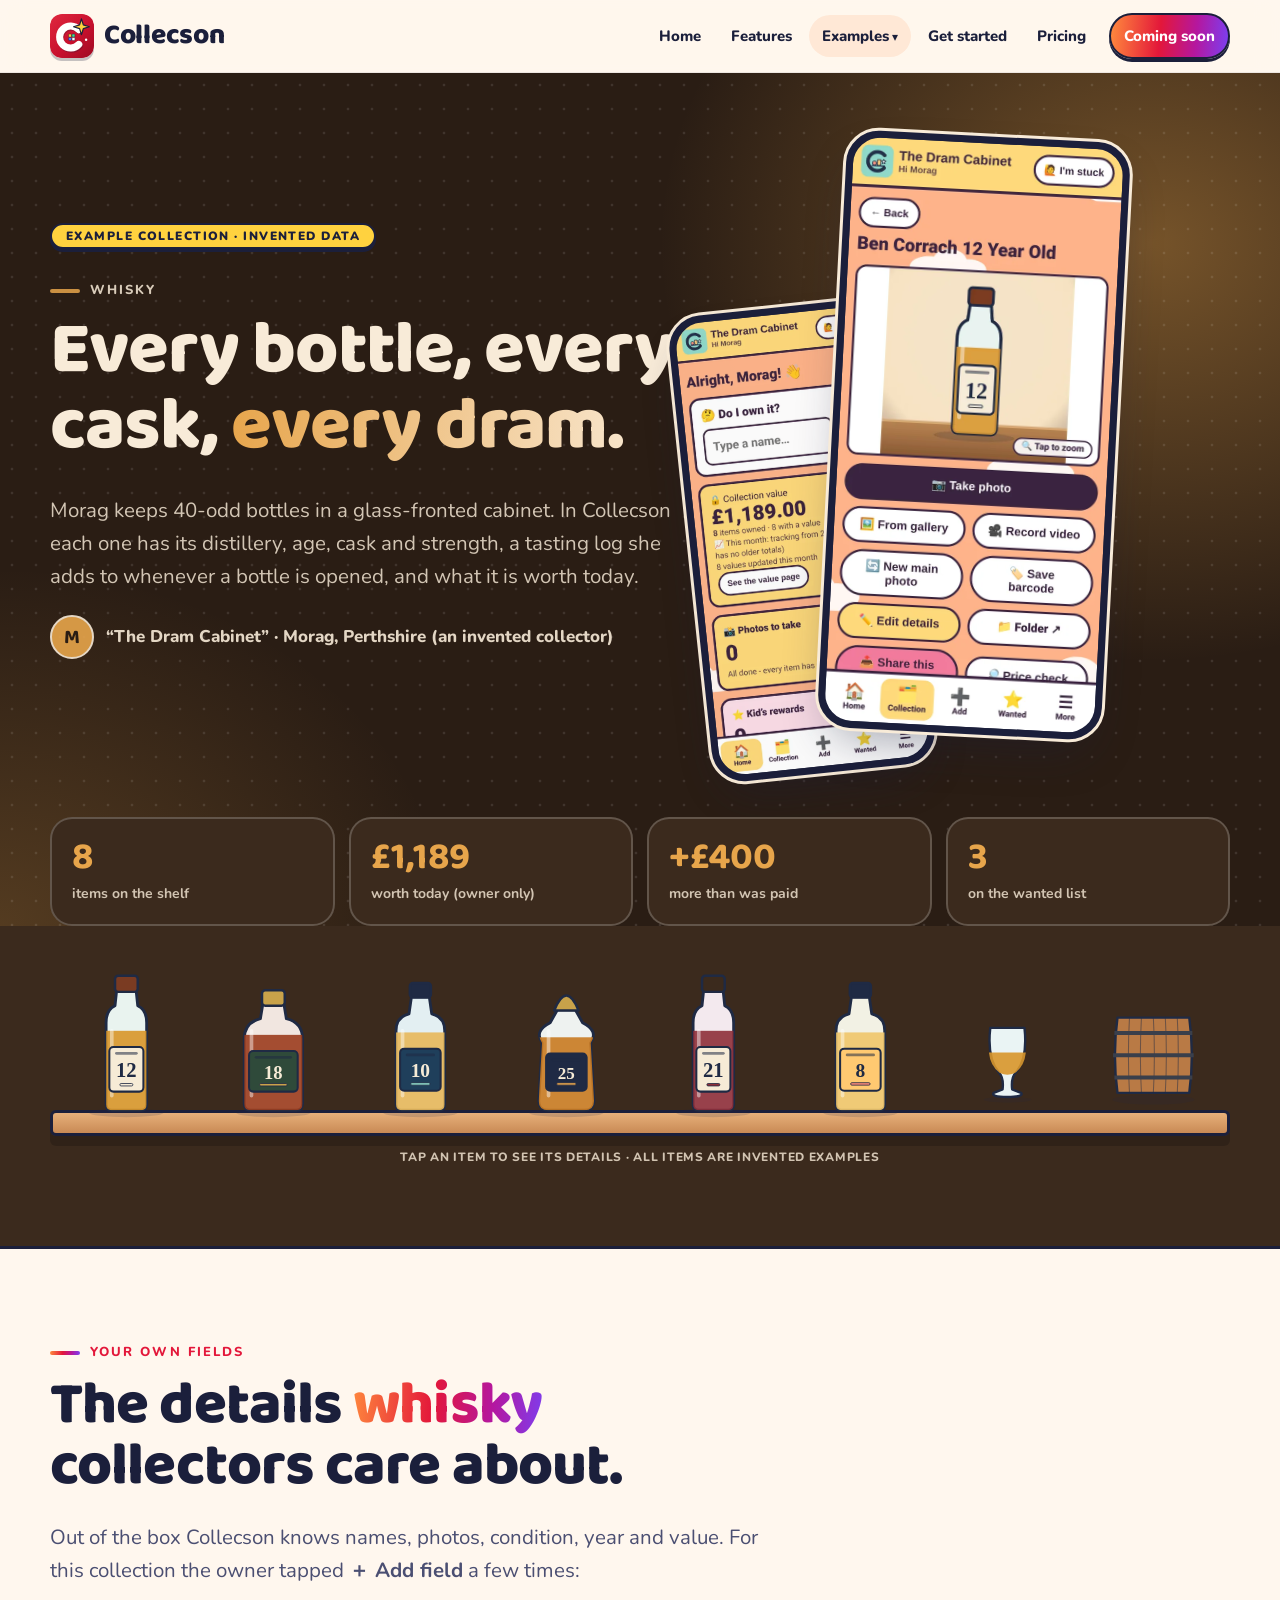
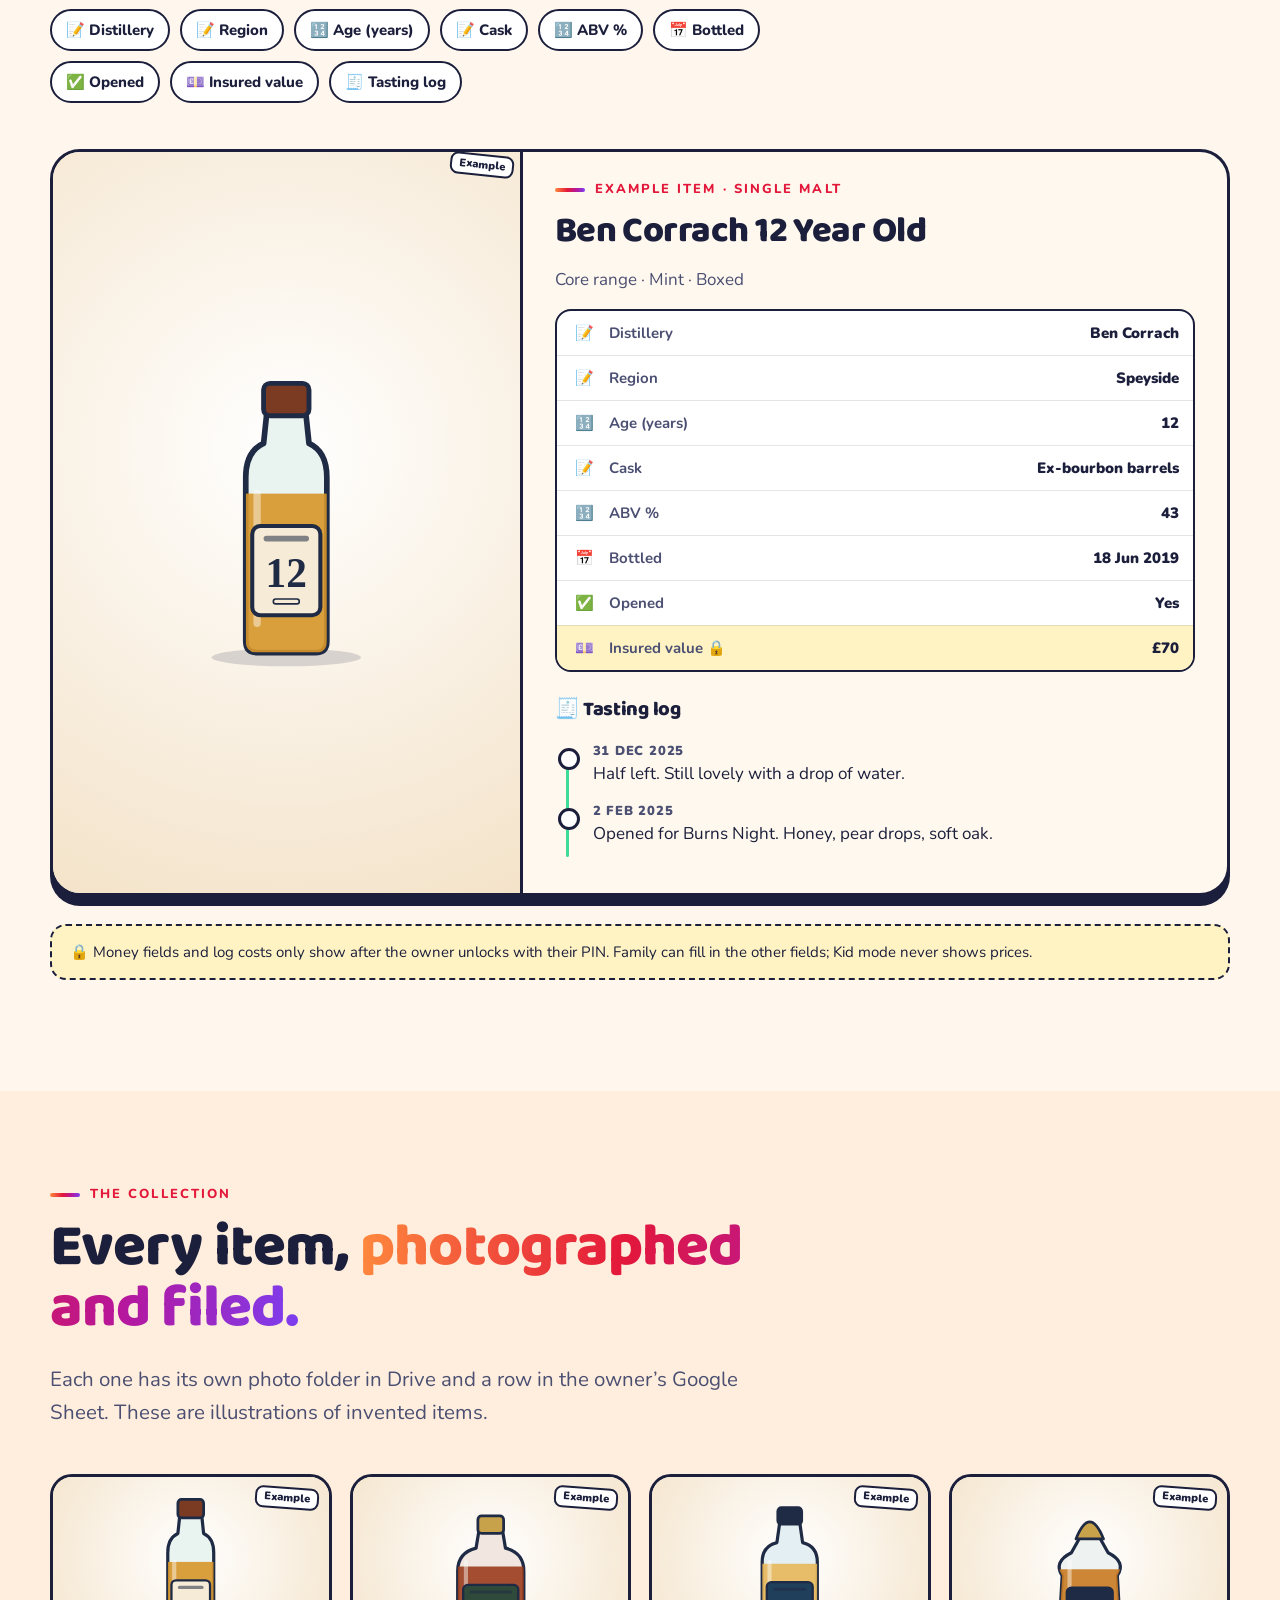
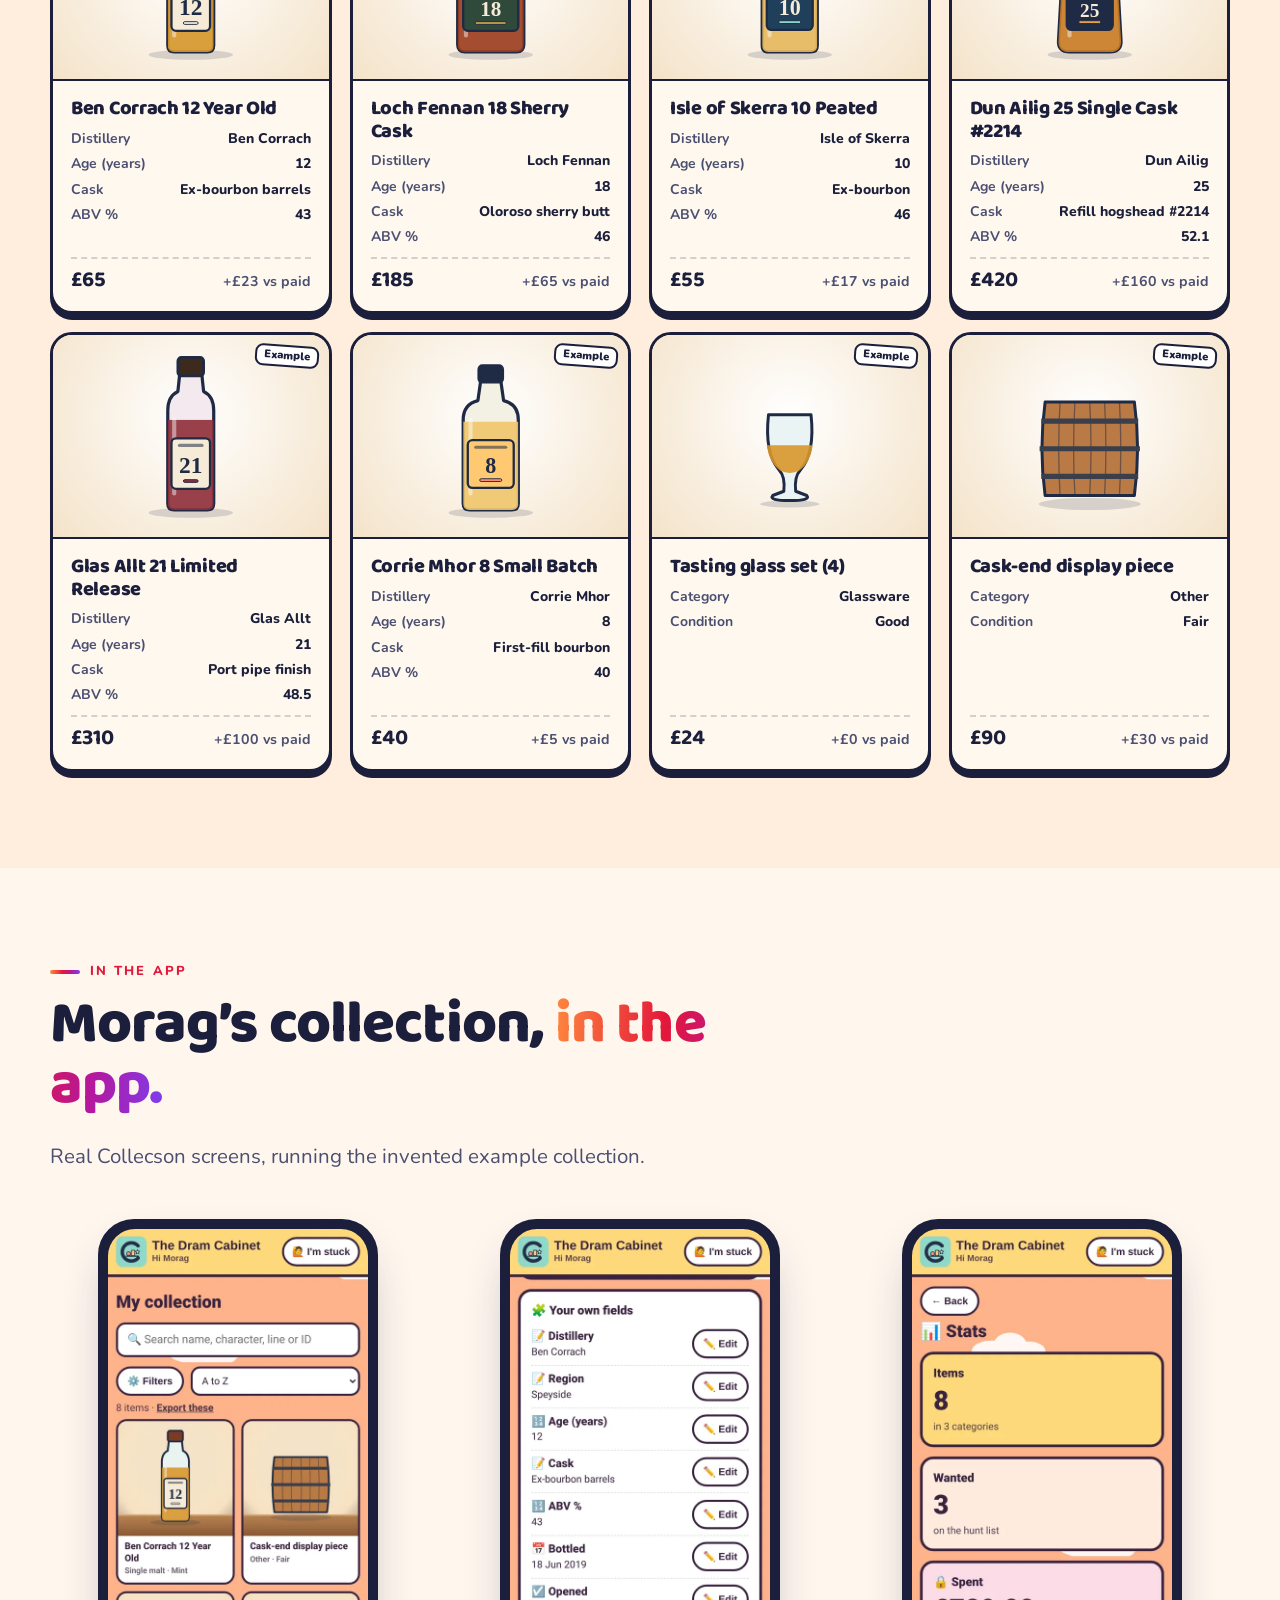
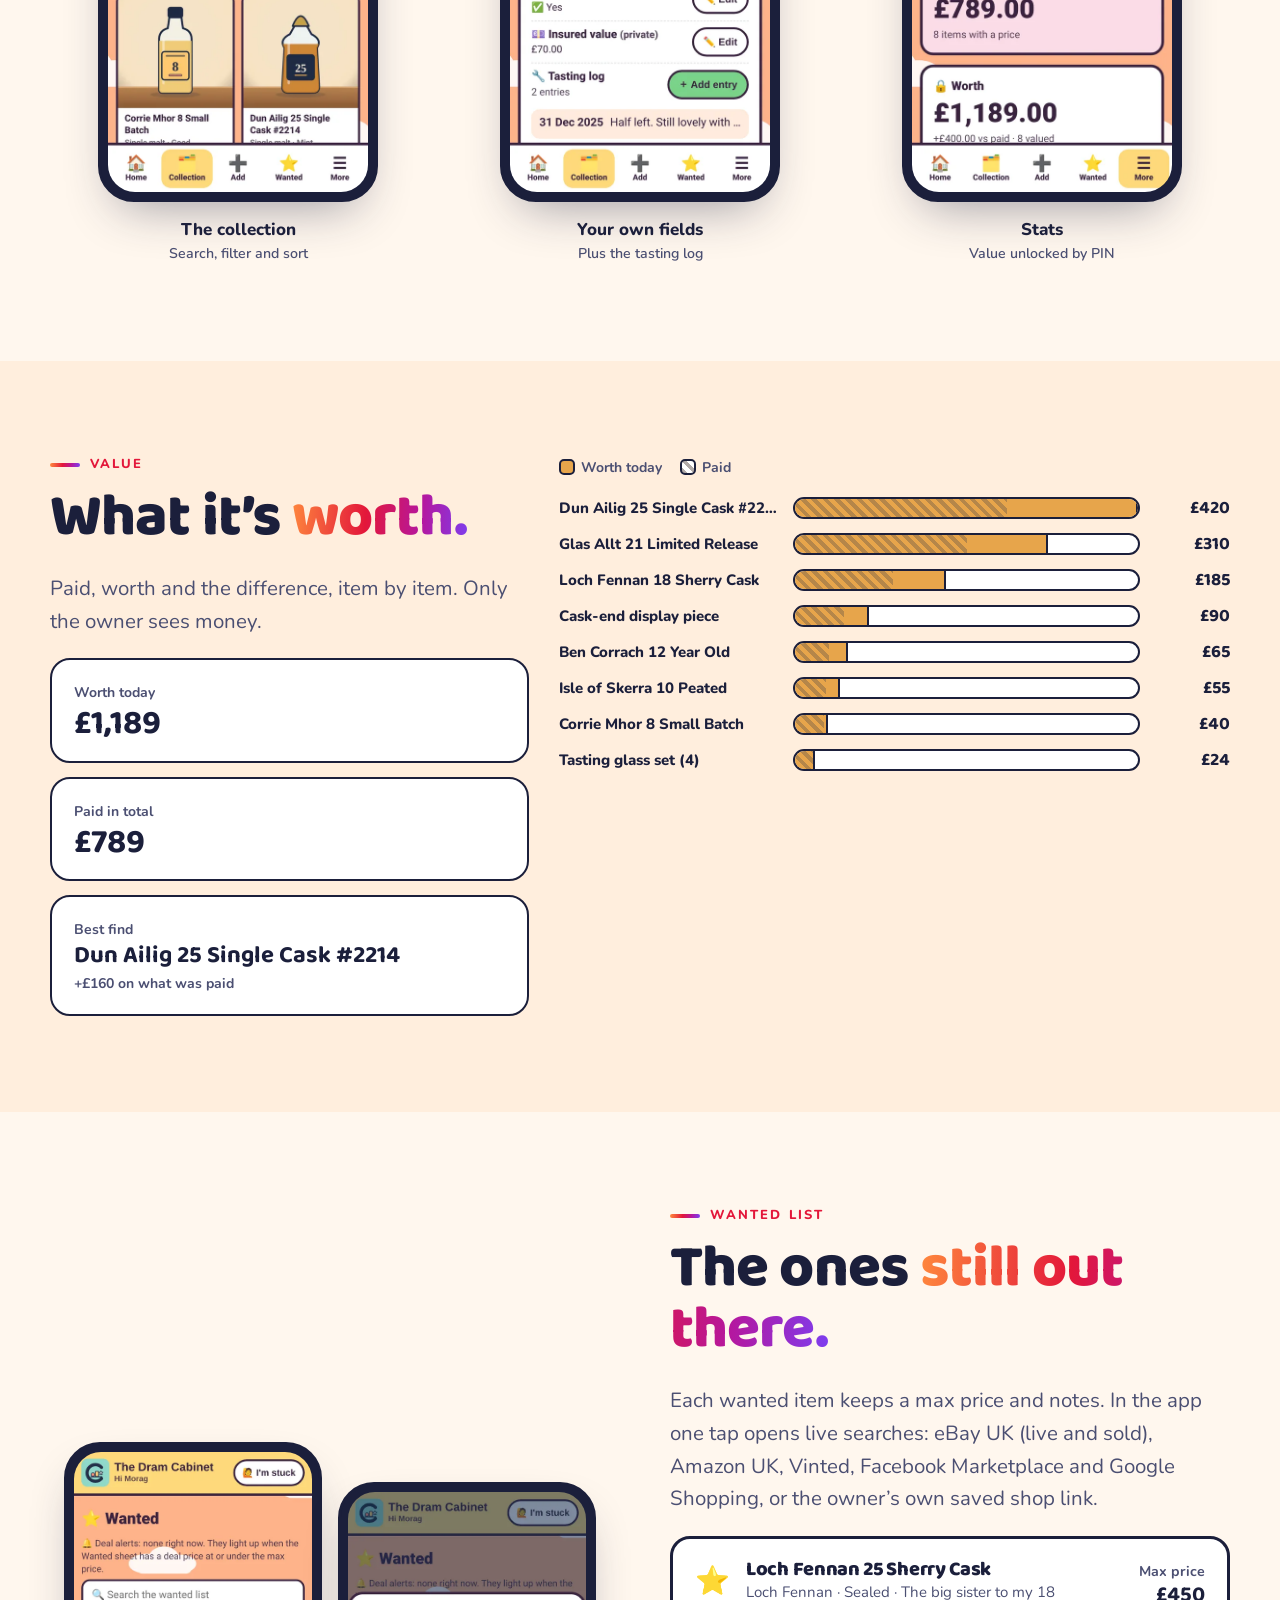
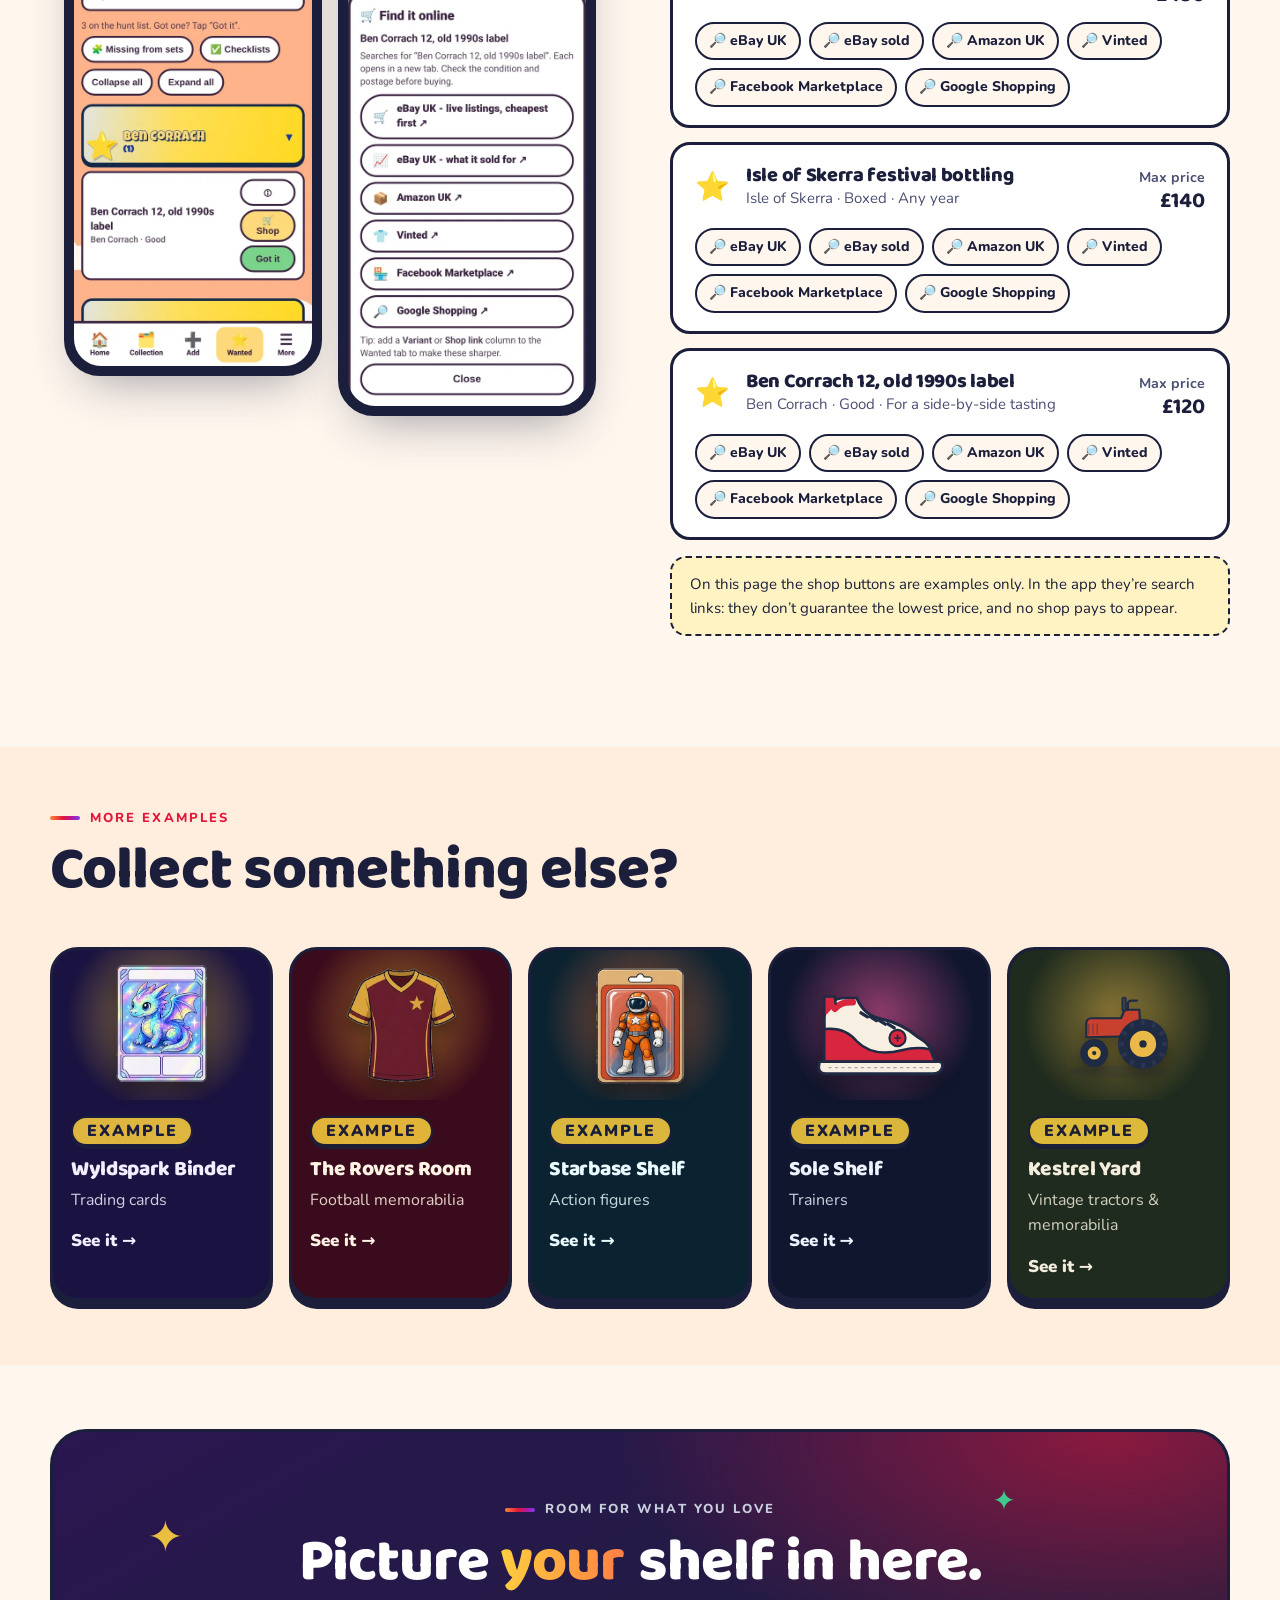
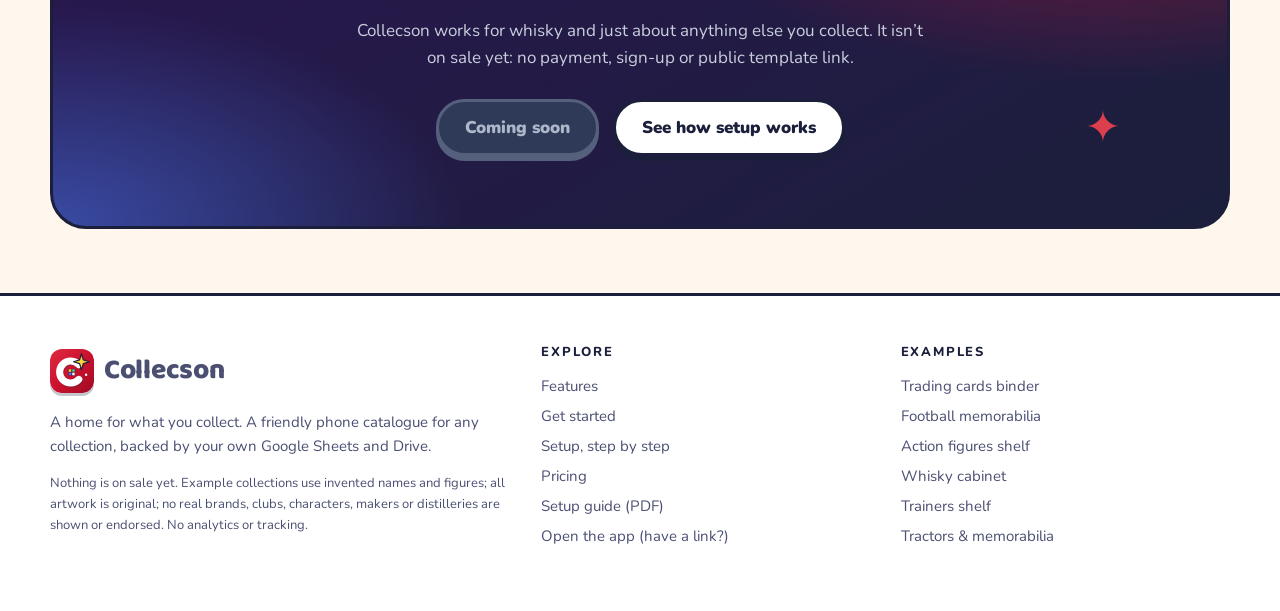
<file: examples/whisky/index.html>
<!doctype html>
<html lang="en-GB">
<head>
<meta charset="utf-8"><meta name="viewport" content="width=device-width,initial-scale=1">
<meta name="robots" content="noindex,nofollow,noarchive"><meta name="theme-color" content="#2A1D14">
<title>The Dram Cabinet: an example whisky collection in Collecson</title>
<meta name="description" content="See how Collecson looks for a whisky collection: invented example items, custom fields, a tasting log, wanted list and values.">
<link rel="icon" href="../../assets/favicon.svg" type="image/svg+xml"><link rel="icon" href="../../assets/favicon-192.png" type="image/png" sizes="192x192"><link rel="apple-touch-icon" href="../../assets/apple-touch-icon.png">
<link rel="preload" href="../../assets/fonts/baloo2.woff2" as="font" type="font/woff2" crossorigin>
<link rel="preload" href="../../assets/fonts/nunito.woff2" as="font" type="font/woff2" crossorigin>
<link rel="stylesheet" href="../../assets/site.css">
</head>
<body>
<a class="skip" href="#main">Skip to content</a><header class="top"><div class="wrap">
<a class="brand" href="../../" aria-label="Collecson home"><img src="../../assets/logo.svg" width="40" height="40" alt=""><b>Collecson</b></a>
<nav class="links" aria-label="Main"><a href="../../">Home</a><a href="../../features/">Features</a><details class="dd on"><summary>Examples</summary><div><a href="../../examples/cards/"><span aria-hidden="true">🃏</span>Trading cards binder</a><a href="../../examples/football/"><span aria-hidden="true">⚽</span>Football memorabilia</a><a href="../../examples/figures/"><span aria-hidden="true">🦸</span>Action figures shelf</a><a href="../../examples/whisky/" aria-current=page><span aria-hidden="true">🥃</span>Whisky cabinet</a><a href="../../examples/trainers/"><span aria-hidden="true">👟</span>Trainers shelf</a><a href="../../examples/tractors/"><span aria-hidden="true">🚜</span>Tractors &amp; memorabilia</a></div></details><a href="../../get-started/">Get started</a><a href="../../pricing/">Pricing</a><a class="soon" href="../../pricing/">Coming soon</a></nav>
<details class="menu"><summary>Menu</summary><nav aria-label="Mobile"><a href="../../">Home</a><a href="../../features/">Features</a><small>EXAMPLE COLLECTIONS</small><a href="../../examples/cards/"><span aria-hidden="true">🃏</span>Trading cards binder</a><a href="../../examples/football/"><span aria-hidden="true">⚽</span>Football memorabilia</a><a href="../../examples/figures/"><span aria-hidden="true">🦸</span>Action figures shelf</a><a href="../../examples/whisky/" aria-current=page><span aria-hidden="true">🥃</span>Whisky cabinet</a><a href="../../examples/trainers/"><span aria-hidden="true">👟</span>Trainers shelf</a><a href="../../examples/tractors/"><span aria-hidden="true">🚜</span>Tractors &amp; memorabilia</a><a href="../../get-started/">Get started</a><a href="../../pricing/">Pricing</a></nav></details>
</div></header>
<main id="main"><div style="--bg:#2A1D14;--bg2:#3B2A1D;--fg:#F8EBD8;--hi:#E7A54B;--soft:#F4E3C9;--card:#FFF8EE;--hi2:#E7A54B">
<section class="sc-hero"><div class="wrap"><div class="grid"><div><p class="example-badge">Example collection · invented data</p><p class="eyebrow" style="margin-top:22px">Whisky</p><h1>Every bottle, every cask, <span class="grad">every dram.</span></h1><p class="lede">Morag keeps 40-odd bottles in a glass-fronted cabinet. In Collecson each one has its distillery, age, cask and strength, a tasting log she adds to whenever a bottle is opened, and what it is worth today.</p>
<p class="who"><i>M</i>“The Dram Cabinet” · Morag, Perthshire (an invented collector)</p></div>
<div class="phones"><div class="phone b"><img src="../../assets/shots/ex-whisky_home.webp" width="540" height="1168" alt="Home screen of the example whisky collection “The Dram Cabinet”"></div><div class="phone "><img src="../../assets/shots/ex-whisky_item.webp" width="540" height="1168" alt="An example item page: Ben Corrach 12 Year Old"></div></div></div>
<div class="stats"><div class="stat"><b>8</b><span>items on the shelf</span></div><div class="stat"><b>£1,189</b><span>worth today (owner only)</span></div><div class="stat"><b>+£400</b><span>more than was paid</span></div><div class="stat"><b>3</b><span>on the wanted list</span></div></div></div></section>
<section class="shelfwall"><div class="wrap"><div class="row"><a href="#ben-corrach-12-year-old" title="Ben Corrach 12 Year Old (example)"><svg aria-hidden="true" xmlns="http://www.w3.org/2000/svg" viewBox="50 20 300 370" role="img"><g data-k="bottle"/><ellipse cx="200" cy="372" rx="92" ry="11.0" fill="#1F2A44" opacity=".16"/><path d="M150 150 Q150 118 172 108 L176 70 L224 70 L228 108 Q250 118 250 150 L250 352 Q250 366 236 366 L164 366 Q150 366 150 352 Z" fill="#E9F3EF" stroke="#1F2A44" stroke-width="7" stroke-linejoin="round"/><clipPath id="lq12tall"><path d="M150 150 Q150 118 172 108 L176 70 L224 70 L228 108 Q250 118 250 150 L250 352 Q250 366 236 366 L164 366 Q150 366 150 352 Z"/></clipPath><rect x="100" y="170" width="200" height="300" fill="#D9962B" clip-path="url(#lq12tall)" opacity=".9"/><path d="M164 170 L164 330" stroke="#fff" stroke-width="9" stroke-linecap="round" opacity=".45"/><rect x="158" y="210" width="84" height="110" rx="10" fill="#F6EBD6" stroke="#1F2A44" stroke-width="5"/><rect x="172" y="222" width="56" height="7" rx="3.5" fill="#1F2A44" opacity=".55"/><text x="200" y="285" text-anchor="middle" font-family="Georgia,serif" font-weight="700" font-size="51" fill="#1F2A44">12</text><rect x="184" y="300" width="32" height="6" rx="3" fill="#F6EBD6" stroke="#1F2A44" stroke-width="2"/><rect x="172" y="34" width="56" height="40" rx="8" fill="#7A3B22" stroke="#1F2A44" stroke-width="6"/></svg></a><a href="#loch-fennan-18-sherry-cask" title="Loch Fennan 18 Sherry Cask (example)"><svg aria-hidden="true" xmlns="http://www.w3.org/2000/svg" viewBox="50 20 300 370" role="img"><g data-k="bottle"/><ellipse cx="200" cy="372" rx="92" ry="11.0" fill="#1F2A44" opacity=".16"/><path d="M128 190 Q128 150 168 140 L174 104 L226 104 L232 140 Q272 150 272 190 L272 350 Q272 366 256 366 L144 366 Q128 366 128 350 Z" fill="#F1E6E0" stroke="#1F2A44" stroke-width="7" stroke-linejoin="round"/><clipPath id="lq18squat"><path d="M128 190 Q128 150 168 140 L174 104 L226 104 L232 140 Q272 150 272 190 L272 350 Q272 366 256 366 L144 366 Q128 366 128 350 Z"/></clipPath><rect x="100" y="180" width="200" height="300" fill="#9C3D1E" clip-path="url(#lq18squat)" opacity=".9"/><path d="M146 170 L146 330" stroke="#fff" stroke-width="9" stroke-linecap="round" opacity=".45"/><rect x="140" y="220" width="120" height="100" rx="10" fill="#2F4A3A" stroke="#1F2A44" stroke-width="5"/><rect x="154" y="232" width="92" height="7" rx="3.5" fill="#1F2A44" opacity=".55"/><text x="200" y="288" text-anchor="middle" font-family="Georgia,serif" font-weight="700" font-size="46" fill="#F6EBD6">18</text><rect x="166" y="300" width="68" height="6" rx="3" fill="#C8A24A" stroke="#1F2A44" stroke-width="2"/><rect x="172" y="70" width="56" height="38" rx="8" fill="#C8A24A" stroke="#1F2A44" stroke-width="6"/></svg></a><a href="#isle-of-skerra-10-peated" title="Isle of Skerra 10 Peated (example)"><svg aria-hidden="true" xmlns="http://www.w3.org/2000/svg" viewBox="50 20 300 370" role="img"><g data-k="bottle"/><ellipse cx="200" cy="372" rx="92" ry="11.0" fill="#1F2A44" opacity=".16"/><path d="M140 170 Q140 136 172 128 L178 86 L222 86 L228 128 Q260 136 260 170 L260 352 Q260 366 246 366 L154 366 Q140 366 140 352 Z" fill="#E3EFF2" stroke="#1F2A44" stroke-width="7" stroke-linejoin="round"/><clipPath id="lq10flask"><path d="M140 170 Q140 136 172 128 L178 86 L222 86 L228 128 Q260 136 260 170 L260 352 Q260 366 246 366 L154 366 Q140 366 140 352 Z"/></clipPath><rect x="100" y="174" width="200" height="300" fill="#E8B85A" clip-path="url(#lq10flask)" opacity=".9"/><path d="M156 170 L156 330" stroke="#fff" stroke-width="9" stroke-linecap="round" opacity=".45"/><rect x="150" y="214" width="100" height="104" rx="10" fill="#1F3F5B" stroke="#1F2A44" stroke-width="5"/><rect x="164" y="226" width="72" height="7" rx="3.5" fill="#1F2A44" opacity=".55"/><text x="200" y="285" text-anchor="middle" font-family="Georgia,serif" font-weight="700" font-size="48" fill="#F6EBD6">10</text><rect x="176" y="298" width="48" height="6" rx="3" fill="#8FD9C9" stroke="#1F2A44" stroke-width="2"/><rect x="174" y="52" width="52" height="36" rx="8" fill="#1F2A44" stroke="#1F2A44" stroke-width="6"/></svg></a><a href="#dun-ailig-25-single-cask-2214" title="Dun Ailig 25 Single Cask #2214 (example)"><svg aria-hidden="true" xmlns="http://www.w3.org/2000/svg" viewBox="50 20 300 370" role="img"><g data-k="bottle"/><ellipse cx="200" cy="372" rx="92" ry="11.0" fill="#1F2A44" opacity=".16"/><path d="M140 200 Q120 170 160 150 L178 118 L222 118 L240 150 Q280 170 260 200 L268 340 Q270 366 244 366 L156 366 Q130 366 132 340 Z" fill="#EEF2F0" stroke="#1F2A44" stroke-width="7" stroke-linejoin="round"/><clipPath id="lq25decanter"><path d="M140 200 Q120 170 160 150 L178 118 L222 118 L240 150 Q280 170 260 200 L268 340 Q270 366 244 366 L156 366 Q130 366 132 340 Z"/></clipPath><rect x="100" y="186" width="200" height="300" fill="#C97B22" clip-path="url(#lq25decanter)" opacity=".9"/><path d="M156 170 L156 330" stroke="#fff" stroke-width="9" stroke-linecap="round" opacity=".45"/><rect x="150" y="226" width="100" height="92" rx="10" fill="#1F2A44" stroke="#1F2A44" stroke-width="5"/><rect x="164" y="238" width="72" height="7" rx="3.5" fill="#1F2A44" opacity=".55"/><text x="200" y="289" text-anchor="middle" font-family="Georgia,serif" font-weight="700" font-size="42" fill="#F6EBD6">25</text><rect x="176" y="298" width="48" height="6" rx="3" fill="#E7A54B" stroke="#1F2A44" stroke-width="2"/><path d="M170.0 120 Q200.0 46 230.0 120 Z" fill="#C8A24A" stroke="#1F2A44" stroke-width="6" stroke-linejoin="round"/></svg></a><a href="#glas-allt-21-limited-release" title="Glas Allt 21 Limited Release (example)"><svg aria-hidden="true" xmlns="http://www.w3.org/2000/svg" viewBox="50 20 300 370" role="img"><g data-k="bottle"/><ellipse cx="200" cy="372" rx="92" ry="11.0" fill="#1F2A44" opacity=".16"/><path d="M150 150 Q150 118 172 108 L176 70 L224 70 L228 108 Q250 118 250 150 L250 352 Q250 366 236 366 L164 366 Q150 366 150 352 Z" fill="#F3E9EE" stroke="#1F2A44" stroke-width="7" stroke-linejoin="round"/><clipPath id="lq21tall"><path d="M150 150 Q150 118 172 108 L176 70 L224 70 L228 108 Q250 118 250 150 L250 352 Q250 366 236 366 L164 366 Q150 366 150 352 Z"/></clipPath><rect x="100" y="170" width="200" height="300" fill="#8E2F3A" clip-path="url(#lq21tall)" opacity=".9"/><path d="M164 170 L164 330" stroke="#fff" stroke-width="9" stroke-linecap="round" opacity=".45"/><rect x="158" y="210" width="84" height="110" rx="10" fill="#F6EBD6" stroke="#1F2A44" stroke-width="5"/><rect x="172" y="222" width="56" height="7" rx="3.5" fill="#1F2A44" opacity=".55"/><text x="200" y="285" text-anchor="middle" font-family="Georgia,serif" font-weight="700" font-size="51" fill="#1F2A44">21</text><rect x="184" y="300" width="32" height="6" rx="3" fill="#8E2F3A" stroke="#1F2A44" stroke-width="2"/><rect x="172" y="34" width="56" height="40" rx="8" fill="#3B2A1D" stroke="#1F2A44" stroke-width="6"/></svg></a><a href="#corrie-mhor-8-small-batch" title="Corrie Mhor 8 Small Batch (example)"><svg aria-hidden="true" xmlns="http://www.w3.org/2000/svg" viewBox="50 20 300 370" role="img"><g data-k="bottle"/><ellipse cx="200" cy="372" rx="92" ry="11.0" fill="#1F2A44" opacity=".16"/><path d="M140 170 Q140 136 172 128 L178 86 L222 86 L228 128 Q260 136 260 170 L260 352 Q260 366 246 366 L154 366 Q140 366 140 352 Z" fill="#F2F1E4" stroke="#1F2A44" stroke-width="7" stroke-linejoin="round"/><clipPath id="lq8flask"><path d="M140 170 Q140 136 172 128 L178 86 L222 86 L228 128 Q260 136 260 170 L260 352 Q260 366 246 366 L154 366 Q140 366 140 352 Z"/></clipPath><rect x="100" y="174" width="200" height="300" fill="#F0C66B" clip-path="url(#lq8flask)" opacity=".9"/><path d="M156 170 L156 330" stroke="#fff" stroke-width="9" stroke-linecap="round" opacity=".45"/><rect x="150" y="214" width="100" height="104" rx="10" fill="#FFC971" stroke="#1F2A44" stroke-width="5"/><rect x="164" y="226" width="72" height="7" rx="3.5" fill="#1F2A44" opacity=".55"/><text x="200" y="285" text-anchor="middle" font-family="Georgia,serif" font-weight="700" font-size="48" fill="#1F2A44">8</text><rect x="176" y="298" width="48" height="6" rx="3" fill="#FF8C7A" stroke="#1F2A44" stroke-width="2"/><rect x="174" y="52" width="52" height="36" rx="8" fill="#1F2A44" stroke="#1F2A44" stroke-width="6"/></svg></a><a href="#tasting-glass-set-4" title="Tasting glass set (4) (example)"><svg aria-hidden="true" xmlns="http://www.w3.org/2000/svg" viewBox="0 0 400 400" role="img"><ellipse cx="200" cy="360" rx="70" ry="8.4" fill="#1F2A44" opacity=".16"/><path d="M150 150 Q140 240 175 280 Q190 296 186 330 L160 340 Q150 352 200 352 Q250 352 240 340 L214 330 Q210 296 225 280 Q260 240 250 150 Z" fill="#EAF4F4" stroke="#1F2A44" stroke-width="7" stroke-linejoin="round"/><path d="M146 222 Q150 262 178 282 Q200 292 222 282 Q250 262 254 222 Z" fill="#D9962B" opacity=".9"/></svg></a><a href="#cask-end-display-piece" title="Cask-end display piece (example)"><svg aria-hidden="true" xmlns="http://www.w3.org/2000/svg" viewBox="0 0 400 400" role="img"><ellipse cx="200" cy="360" rx="120" ry="14.4" fill="#1F2A44" opacity=".16"/><path d="M95 120 Q80 230 95 340 L305 340 Q320 230 305 120 Z" fill="#B97A45" stroke="#1F2A44" stroke-width="7" stroke-linejoin="round"/><path d="M130 122 Q124 230 130 338" stroke="#1F2A44" stroke-width="3" fill="none" opacity=".5"/><path d="M165 122 Q159 230 165 338" stroke="#1F2A44" stroke-width="3" fill="none" opacity=".5"/><path d="M200 122 Q206 230 200 338" stroke="#1F2A44" stroke-width="3" fill="none" opacity=".5"/><path d="M235 122 Q241 230 235 338" stroke="#1F2A44" stroke-width="3" fill="none" opacity=".5"/><path d="M270 122 Q276 230 270 338" stroke="#1F2A44" stroke-width="3" fill="none" opacity=".5"/><path d="M86 165 L314 165 M82 230 L318 230 M86 295 L314 295" stroke="#3A3F4B" stroke-width="12"/></svg></a></div><p class="lbl">Tap an item to see its details · all items are invented examples</p></div></section>
<section class="section"><div class="wrap"><div class="head"><p class="eyebrow">Your own fields</p><h2>The details <em>whisky</em> collectors care about.</h2><p class="lede">Out of the box Collecson knows names, photos, condition, year and value. For this collection the owner tapped <b>＋ Add field</b> a few times:</p><div class="ftypes"><span>📝 Distillery</span><span>📝 Region</span><span>🔢 Age (years)</span><span>📝 Cask</span><span>🔢 ABV %</span><span>📅 Bottled</span><span>✅ Opened</span><span>💷 Insured value</span><span>🧾 Tasting log</span></div></div><div class="spec"><div class="pic"><span class="tag">Example</span><svg aria-hidden="true" xmlns="http://www.w3.org/2000/svg" viewBox="50 20 300 370" role="img"><g data-k="bottle"/><ellipse cx="200" cy="372" rx="92" ry="11.0" fill="#1F2A44" opacity=".16"/><path d="M150 150 Q150 118 172 108 L176 70 L224 70 L228 108 Q250 118 250 150 L250 352 Q250 366 236 366 L164 366 Q150 366 150 352 Z" fill="#E9F3EF" stroke="#1F2A44" stroke-width="7" stroke-linejoin="round"/><clipPath id="lq12tall"><path d="M150 150 Q150 118 172 108 L176 70 L224 70 L228 108 Q250 118 250 150 L250 352 Q250 366 236 366 L164 366 Q150 366 150 352 Z"/></clipPath><rect x="100" y="170" width="200" height="300" fill="#D9962B" clip-path="url(#lq12tall)" opacity=".9"/><path d="M164 170 L164 330" stroke="#fff" stroke-width="9" stroke-linecap="round" opacity=".45"/><rect x="158" y="210" width="84" height="110" rx="10" fill="#F6EBD6" stroke="#1F2A44" stroke-width="5"/><rect x="172" y="222" width="56" height="7" rx="3.5" fill="#1F2A44" opacity=".55"/><text x="200" y="285" text-anchor="middle" font-family="Georgia,serif" font-weight="700" font-size="51" fill="#1F2A44">12</text><rect x="184" y="300" width="32" height="6" rx="3" fill="#F6EBD6" stroke="#1F2A44" stroke-width="2"/><rect x="172" y="34" width="56" height="40" rx="8" fill="#7A3B22" stroke="#1F2A44" stroke-width="6"/></svg></div><div class="info"><p class="eyebrow">Example item · Single malt</p><h3 style="font-size:clamp(26px,3vw,36px)">Ben Corrach 12 Year Old</h3>
<p style="color:var(--ink2);margin:0">Core range · Mint · Boxed</p>
<div class="fields"><div class=""><i aria-hidden="true">📝</i><span>Distillery</span><b>Ben Corrach</b></div><div class=""><i aria-hidden="true">📝</i><span>Region</span><b>Speyside</b></div><div class=""><i aria-hidden="true">🔢</i><span>Age (years)</span><b>12</b></div><div class=""><i aria-hidden="true">📝</i><span>Cask</span><b>Ex-bourbon barrels</b></div><div class=""><i aria-hidden="true">🔢</i><span>ABV %</span><b>43</b></div><div class=""><i aria-hidden="true">📅</i><span>Bottled</span><b>18 Jun 2019</b></div><div class=""><i aria-hidden="true">✅</i><span>Opened</span><b>Yes</b></div><div class="priv"><i aria-hidden="true">💷</i><span>Insured value 🔒</span><b>£70</b></div></div><h3 style="margin-top:26px;font-size:20px">🧾 Tasting log</h3><ul class="log"><li><time>31 Dec 2025</time>Half left. Still lovely with a drop of water.</li><li><time>2 Feb 2025</time>Opened for Burns Night. Honey, pear drops, soft oak.</li></ul></div></div>
<p class="note" style="margin-top:28px">🔒 Money fields and log costs only show after the owner unlocks with their PIN. Family can fill in the other fields; Kid mode never shows prices.</p></div></section>
<section class="section band" style="--card:#FFF8EE;--soft:#F4E3C9"><div class="wrap"><div class="head"><p class="eyebrow">The collection</p><h2>Every item, <em>photographed and filed.</em></h2><p class="lede">Each one has its own photo folder in Drive and a row in the owner’s Google Sheet. These are illustrations of invented items.</p></div><div class="items"><article class="item" id="ben-corrach-12-year-old"><div class="pic"><span class="tag">Example</span><svg aria-hidden="true" xmlns="http://www.w3.org/2000/svg" viewBox="50 20 300 370" role="img"><g data-k="bottle"/><ellipse cx="200" cy="372" rx="92" ry="11.0" fill="#1F2A44" opacity=".16"/><path d="M150 150 Q150 118 172 108 L176 70 L224 70 L228 108 Q250 118 250 150 L250 352 Q250 366 236 366 L164 366 Q150 366 150 352 Z" fill="#E9F3EF" stroke="#1F2A44" stroke-width="7" stroke-linejoin="round"/><clipPath id="lq12tall"><path d="M150 150 Q150 118 172 108 L176 70 L224 70 L228 108 Q250 118 250 150 L250 352 Q250 366 236 366 L164 366 Q150 366 150 352 Z"/></clipPath><rect x="100" y="170" width="200" height="300" fill="#D9962B" clip-path="url(#lq12tall)" opacity=".9"/><path d="M164 170 L164 330" stroke="#fff" stroke-width="9" stroke-linecap="round" opacity=".45"/><rect x="158" y="210" width="84" height="110" rx="10" fill="#F6EBD6" stroke="#1F2A44" stroke-width="5"/><rect x="172" y="222" width="56" height="7" rx="3.5" fill="#1F2A44" opacity=".55"/><text x="200" y="285" text-anchor="middle" font-family="Georgia,serif" font-weight="700" font-size="51" fill="#1F2A44">12</text><rect x="184" y="300" width="32" height="6" rx="3" fill="#F6EBD6" stroke="#1F2A44" stroke-width="2"/><rect x="172" y="34" width="56" height="40" rx="8" fill="#7A3B22" stroke="#1F2A44" stroke-width="6"/></svg></div><div class="body"><h3>Ben Corrach 12 Year Old</h3><dl><dt>Distillery</dt><dd>Ben Corrach</dd><dt>Age (years)</dt><dd>12</dd><dt>Cask</dt><dd>Ex-bourbon barrels</dd><dt>ABV %</dt><dd>43</dd></dl>
<div class="val"><b>£65</b><small class="up">+£23 vs paid</small></div></div></article><article class="item" id="loch-fennan-18-sherry-cask"><div class="pic"><span class="tag">Example</span><svg aria-hidden="true" xmlns="http://www.w3.org/2000/svg" viewBox="50 20 300 370" role="img"><g data-k="bottle"/><ellipse cx="200" cy="372" rx="92" ry="11.0" fill="#1F2A44" opacity=".16"/><path d="M128 190 Q128 150 168 140 L174 104 L226 104 L232 140 Q272 150 272 190 L272 350 Q272 366 256 366 L144 366 Q128 366 128 350 Z" fill="#F1E6E0" stroke="#1F2A44" stroke-width="7" stroke-linejoin="round"/><clipPath id="lq18squat"><path d="M128 190 Q128 150 168 140 L174 104 L226 104 L232 140 Q272 150 272 190 L272 350 Q272 366 256 366 L144 366 Q128 366 128 350 Z"/></clipPath><rect x="100" y="180" width="200" height="300" fill="#9C3D1E" clip-path="url(#lq18squat)" opacity=".9"/><path d="M146 170 L146 330" stroke="#fff" stroke-width="9" stroke-linecap="round" opacity=".45"/><rect x="140" y="220" width="120" height="100" rx="10" fill="#2F4A3A" stroke="#1F2A44" stroke-width="5"/><rect x="154" y="232" width="92" height="7" rx="3.5" fill="#1F2A44" opacity=".55"/><text x="200" y="288" text-anchor="middle" font-family="Georgia,serif" font-weight="700" font-size="46" fill="#F6EBD6">18</text><rect x="166" y="300" width="68" height="6" rx="3" fill="#C8A24A" stroke="#1F2A44" stroke-width="2"/><rect x="172" y="70" width="56" height="38" rx="8" fill="#C8A24A" stroke="#1F2A44" stroke-width="6"/></svg></div><div class="body"><h3>Loch Fennan 18 Sherry Cask</h3><dl><dt>Distillery</dt><dd>Loch Fennan</dd><dt>Age (years)</dt><dd>18</dd><dt>Cask</dt><dd>Oloroso sherry butt</dd><dt>ABV %</dt><dd>46</dd></dl>
<div class="val"><b>£185</b><small class="up">+£65 vs paid</small></div></div></article><article class="item" id="isle-of-skerra-10-peated"><div class="pic"><span class="tag">Example</span><svg aria-hidden="true" xmlns="http://www.w3.org/2000/svg" viewBox="50 20 300 370" role="img"><g data-k="bottle"/><ellipse cx="200" cy="372" rx="92" ry="11.0" fill="#1F2A44" opacity=".16"/><path d="M140 170 Q140 136 172 128 L178 86 L222 86 L228 128 Q260 136 260 170 L260 352 Q260 366 246 366 L154 366 Q140 366 140 352 Z" fill="#E3EFF2" stroke="#1F2A44" stroke-width="7" stroke-linejoin="round"/><clipPath id="lq10flask"><path d="M140 170 Q140 136 172 128 L178 86 L222 86 L228 128 Q260 136 260 170 L260 352 Q260 366 246 366 L154 366 Q140 366 140 352 Z"/></clipPath><rect x="100" y="174" width="200" height="300" fill="#E8B85A" clip-path="url(#lq10flask)" opacity=".9"/><path d="M156 170 L156 330" stroke="#fff" stroke-width="9" stroke-linecap="round" opacity=".45"/><rect x="150" y="214" width="100" height="104" rx="10" fill="#1F3F5B" stroke="#1F2A44" stroke-width="5"/><rect x="164" y="226" width="72" height="7" rx="3.5" fill="#1F2A44" opacity=".55"/><text x="200" y="285" text-anchor="middle" font-family="Georgia,serif" font-weight="700" font-size="48" fill="#F6EBD6">10</text><rect x="176" y="298" width="48" height="6" rx="3" fill="#8FD9C9" stroke="#1F2A44" stroke-width="2"/><rect x="174" y="52" width="52" height="36" rx="8" fill="#1F2A44" stroke="#1F2A44" stroke-width="6"/></svg></div><div class="body"><h3>Isle of Skerra 10 Peated</h3><dl><dt>Distillery</dt><dd>Isle of Skerra</dd><dt>Age (years)</dt><dd>10</dd><dt>Cask</dt><dd>Ex-bourbon</dd><dt>ABV %</dt><dd>46</dd></dl>
<div class="val"><b>£55</b><small class="up">+£17 vs paid</small></div></div></article><article class="item" id="dun-ailig-25-single-cask-2214"><div class="pic"><span class="tag">Example</span><svg aria-hidden="true" xmlns="http://www.w3.org/2000/svg" viewBox="50 20 300 370" role="img"><g data-k="bottle"/><ellipse cx="200" cy="372" rx="92" ry="11.0" fill="#1F2A44" opacity=".16"/><path d="M140 200 Q120 170 160 150 L178 118 L222 118 L240 150 Q280 170 260 200 L268 340 Q270 366 244 366 L156 366 Q130 366 132 340 Z" fill="#EEF2F0" stroke="#1F2A44" stroke-width="7" stroke-linejoin="round"/><clipPath id="lq25decanter"><path d="M140 200 Q120 170 160 150 L178 118 L222 118 L240 150 Q280 170 260 200 L268 340 Q270 366 244 366 L156 366 Q130 366 132 340 Z"/></clipPath><rect x="100" y="186" width="200" height="300" fill="#C97B22" clip-path="url(#lq25decanter)" opacity=".9"/><path d="M156 170 L156 330" stroke="#fff" stroke-width="9" stroke-linecap="round" opacity=".45"/><rect x="150" y="226" width="100" height="92" rx="10" fill="#1F2A44" stroke="#1F2A44" stroke-width="5"/><rect x="164" y="238" width="72" height="7" rx="3.5" fill="#1F2A44" opacity=".55"/><text x="200" y="289" text-anchor="middle" font-family="Georgia,serif" font-weight="700" font-size="42" fill="#F6EBD6">25</text><rect x="176" y="298" width="48" height="6" rx="3" fill="#E7A54B" stroke="#1F2A44" stroke-width="2"/><path d="M170.0 120 Q200.0 46 230.0 120 Z" fill="#C8A24A" stroke="#1F2A44" stroke-width="6" stroke-linejoin="round"/></svg></div><div class="body"><h3>Dun Ailig 25 Single Cask #2214</h3><dl><dt>Distillery</dt><dd>Dun Ailig</dd><dt>Age (years)</dt><dd>25</dd><dt>Cask</dt><dd>Refill hogshead #2214</dd><dt>ABV %</dt><dd>52.1</dd></dl>
<div class="val"><b>£420</b><small class="up">+£160 vs paid</small></div></div></article><article class="item" id="glas-allt-21-limited-release"><div class="pic"><span class="tag">Example</span><svg aria-hidden="true" xmlns="http://www.w3.org/2000/svg" viewBox="50 20 300 370" role="img"><g data-k="bottle"/><ellipse cx="200" cy="372" rx="92" ry="11.0" fill="#1F2A44" opacity=".16"/><path d="M150 150 Q150 118 172 108 L176 70 L224 70 L228 108 Q250 118 250 150 L250 352 Q250 366 236 366 L164 366 Q150 366 150 352 Z" fill="#F3E9EE" stroke="#1F2A44" stroke-width="7" stroke-linejoin="round"/><clipPath id="lq21tall"><path d="M150 150 Q150 118 172 108 L176 70 L224 70 L228 108 Q250 118 250 150 L250 352 Q250 366 236 366 L164 366 Q150 366 150 352 Z"/></clipPath><rect x="100" y="170" width="200" height="300" fill="#8E2F3A" clip-path="url(#lq21tall)" opacity=".9"/><path d="M164 170 L164 330" stroke="#fff" stroke-width="9" stroke-linecap="round" opacity=".45"/><rect x="158" y="210" width="84" height="110" rx="10" fill="#F6EBD6" stroke="#1F2A44" stroke-width="5"/><rect x="172" y="222" width="56" height="7" rx="3.5" fill="#1F2A44" opacity=".55"/><text x="200" y="285" text-anchor="middle" font-family="Georgia,serif" font-weight="700" font-size="51" fill="#1F2A44">21</text><rect x="184" y="300" width="32" height="6" rx="3" fill="#8E2F3A" stroke="#1F2A44" stroke-width="2"/><rect x="172" y="34" width="56" height="40" rx="8" fill="#3B2A1D" stroke="#1F2A44" stroke-width="6"/></svg></div><div class="body"><h3>Glas Allt 21 Limited Release</h3><dl><dt>Distillery</dt><dd>Glas Allt</dd><dt>Age (years)</dt><dd>21</dd><dt>Cask</dt><dd>Port pipe finish</dd><dt>ABV %</dt><dd>48.5</dd></dl>
<div class="val"><b>£310</b><small class="up">+£100 vs paid</small></div></div></article><article class="item" id="corrie-mhor-8-small-batch"><div class="pic"><span class="tag">Example</span><svg aria-hidden="true" xmlns="http://www.w3.org/2000/svg" viewBox="50 20 300 370" role="img"><g data-k="bottle"/><ellipse cx="200" cy="372" rx="92" ry="11.0" fill="#1F2A44" opacity=".16"/><path d="M140 170 Q140 136 172 128 L178 86 L222 86 L228 128 Q260 136 260 170 L260 352 Q260 366 246 366 L154 366 Q140 366 140 352 Z" fill="#F2F1E4" stroke="#1F2A44" stroke-width="7" stroke-linejoin="round"/><clipPath id="lq8flask"><path d="M140 170 Q140 136 172 128 L178 86 L222 86 L228 128 Q260 136 260 170 L260 352 Q260 366 246 366 L154 366 Q140 366 140 352 Z"/></clipPath><rect x="100" y="174" width="200" height="300" fill="#F0C66B" clip-path="url(#lq8flask)" opacity=".9"/><path d="M156 170 L156 330" stroke="#fff" stroke-width="9" stroke-linecap="round" opacity=".45"/><rect x="150" y="214" width="100" height="104" rx="10" fill="#FFC971" stroke="#1F2A44" stroke-width="5"/><rect x="164" y="226" width="72" height="7" rx="3.5" fill="#1F2A44" opacity=".55"/><text x="200" y="285" text-anchor="middle" font-family="Georgia,serif" font-weight="700" font-size="48" fill="#1F2A44">8</text><rect x="176" y="298" width="48" height="6" rx="3" fill="#FF8C7A" stroke="#1F2A44" stroke-width="2"/><rect x="174" y="52" width="52" height="36" rx="8" fill="#1F2A44" stroke="#1F2A44" stroke-width="6"/></svg></div><div class="body"><h3>Corrie Mhor 8 Small Batch</h3><dl><dt>Distillery</dt><dd>Corrie Mhor</dd><dt>Age (years)</dt><dd>8</dd><dt>Cask</dt><dd>First-fill bourbon</dd><dt>ABV %</dt><dd>40</dd></dl>
<div class="val"><b>£40</b><small class="up">+£5 vs paid</small></div></div></article><article class="item" id="tasting-glass-set-4"><div class="pic"><span class="tag">Example</span><svg aria-hidden="true" xmlns="http://www.w3.org/2000/svg" viewBox="0 0 400 400" role="img"><ellipse cx="200" cy="360" rx="70" ry="8.4" fill="#1F2A44" opacity=".16"/><path d="M150 150 Q140 240 175 280 Q190 296 186 330 L160 340 Q150 352 200 352 Q250 352 240 340 L214 330 Q210 296 225 280 Q260 240 250 150 Z" fill="#EAF4F4" stroke="#1F2A44" stroke-width="7" stroke-linejoin="round"/><path d="M146 222 Q150 262 178 282 Q200 292 222 282 Q250 262 254 222 Z" fill="#D9962B" opacity=".9"/></svg></div><div class="body"><h3>Tasting glass set (4)</h3><dl><dt>Category</dt><dd>Glassware</dd><dt>Condition</dt><dd>Good</dd></dl>
<div class="val"><b>£24</b><small class="up">+£0 vs paid</small></div></div></article><article class="item" id="cask-end-display-piece"><div class="pic"><span class="tag">Example</span><svg aria-hidden="true" xmlns="http://www.w3.org/2000/svg" viewBox="0 0 400 400" role="img"><ellipse cx="200" cy="360" rx="120" ry="14.4" fill="#1F2A44" opacity=".16"/><path d="M95 120 Q80 230 95 340 L305 340 Q320 230 305 120 Z" fill="#B97A45" stroke="#1F2A44" stroke-width="7" stroke-linejoin="round"/><path d="M130 122 Q124 230 130 338" stroke="#1F2A44" stroke-width="3" fill="none" opacity=".5"/><path d="M165 122 Q159 230 165 338" stroke="#1F2A44" stroke-width="3" fill="none" opacity=".5"/><path d="M200 122 Q206 230 200 338" stroke="#1F2A44" stroke-width="3" fill="none" opacity=".5"/><path d="M235 122 Q241 230 235 338" stroke="#1F2A44" stroke-width="3" fill="none" opacity=".5"/><path d="M270 122 Q276 230 270 338" stroke="#1F2A44" stroke-width="3" fill="none" opacity=".5"/><path d="M86 165 L314 165 M82 230 L318 230 M86 295 L314 295" stroke="#3A3F4B" stroke-width="12"/></svg></div><div class="body"><h3>Cask-end display piece</h3><dl><dt>Category</dt><dd>Other</dd><dt>Condition</dt><dd>Fair</dd></dl>
<div class="val"><b>£90</b><small class="up">+£30 vs paid</small></div></div></article></div></div></section>
<section class="section"><div class="wrap"><div class="head"><p class="eyebrow">In the app</p><h2>Morag’s collection, <em>in the app.</em></h2><p class="lede">Real Collecson screens, running the invented example collection.</p></div>
<div class="trio"><figure><div class="phone "><img src="../../assets/shots/ex-whisky_collection.webp" width="540" height="1168" alt="Collection grid with photos" loading=lazy></div><figcaption>The collection<small>Search, filter and sort</small></figcaption></figure><figure><div class="phone "><img src="../../assets/shots/ex-whisky_fields.webp" width="540" height="1168" alt="Your own fields and the log on an item" loading=lazy></div><figcaption>Your own fields<small>Plus the tasting log</small></figcaption></figure><figure><div class="phone "><img src="../../assets/shots/ex-whisky_stats.webp" width="540" height="1168" alt="Stats with value behind the PIN" loading=lazy></div><figcaption>Stats<small>Value unlocked by PIN</small></figcaption></figure></div></div></section>
<section class="section band" style="--hi2:#E7A54B"><div class="wrap valuebox"><div><p class="eyebrow">Value</p><h2>What it’s <em>worth.</em></h2><p class="lede">Paid, worth and the difference, item by item. Only the owner sees money.</p>
<div class="totals"><div class="total"><span>Worth today</span><b>£1,189</b></div><div class="total"><span>Paid in total</span><b>£789</b></div><div class="total"><span>Best find</span><b style="font-size:24px">Dun Ailig 25 Single Cask #2214</b><span class="up">+£160 on what was paid</span></div></div></div>
<div><div class="legend"><span><i style="background:#E7A54B"></i>Worth today</span><span><i style="background:repeating-linear-gradient(45deg,rgba(31,42,68,.35) 0 4px,#fff 4px 8px)"></i>Paid</span></div><div class="bars"><div class="bar"><span class="n">Dun Ailig 25 Single Cask #2214</span><span class="t"><i style="width:100.0%"></i><u style="width:61.9%"></u></span><b>£420</b></div><div class="bar"><span class="n">Glas Allt 21 Limited Release</span><span class="t"><i style="width:73.8%"></i><u style="width:50.0%"></u></span><b>£310</b></div><div class="bar"><span class="n">Loch Fennan 18 Sherry Cask</span><span class="t"><i style="width:44.0%"></i><u style="width:28.6%"></u></span><b>£185</b></div><div class="bar"><span class="n">Cask-end display piece</span><span class="t"><i style="width:21.4%"></i><u style="width:14.3%"></u></span><b>£90</b></div><div class="bar"><span class="n">Ben Corrach 12 Year Old</span><span class="t"><i style="width:15.5%"></i><u style="width:10.0%"></u></span><b>£65</b></div><div class="bar"><span class="n">Isle of Skerra 10 Peated</span><span class="t"><i style="width:13.1%"></i><u style="width:9.0%"></u></span><b>£55</b></div><div class="bar"><span class="n">Corrie Mhor 8 Small Batch</span><span class="t"><i style="width:9.5%"></i><u style="width:8.3%"></u></span><b>£40</b></div><div class="bar"><span class="n">Tasting glass set (4)</span><span class="t"><i style="width:5.7%"></i><u style="width:5.7%"></u></span><b>£24</b></div></div></div></div></section>
<section class="section"><div class="wrap split flip"><div><p class="eyebrow">Wanted list</p><h2>The ones <em>still out there.</em></h2><p class="lede">Each wanted item keeps a max price and notes. In the app one tap opens live searches: eBay UK (live and sold), Amazon UK, Vinted, Facebook Marketplace and Google Shopping, or the owner’s own saved shop link.</p><div class="wanted"><article class="want"><span class="star" aria-hidden="true">⭐</span><div><h3>Loch Fennan 25 Sherry Cask</h3><p>Loch Fennan · Sealed · The big sister to my 18</p></div><div class="max"><small>Max price</small><b>£450</b></div>
<div class="shops" aria-label="Shop searches in the app"><span class="shop">🔎 eBay UK</span><span class="shop">🔎 eBay sold</span><span class="shop">🔎 Amazon UK</span><span class="shop">🔎 Vinted</span><span class="shop">🔎 Facebook Marketplace</span><span class="shop">🔎 Google Shopping</span></div></article><article class="want"><span class="star" aria-hidden="true">⭐</span><div><h3>Isle of Skerra festival bottling</h3><p>Isle of Skerra · Boxed · Any year</p></div><div class="max"><small>Max price</small><b>£140</b></div>
<div class="shops" aria-label="Shop searches in the app"><span class="shop">🔎 eBay UK</span><span class="shop">🔎 eBay sold</span><span class="shop">🔎 Amazon UK</span><span class="shop">🔎 Vinted</span><span class="shop">🔎 Facebook Marketplace</span><span class="shop">🔎 Google Shopping</span></div></article><article class="want"><span class="star" aria-hidden="true">⭐</span><div><h3>Ben Corrach 12, old 1990s label</h3><p>Ben Corrach · Good · For a side-by-side tasting</p></div><div class="max"><small>Max price</small><b>£120</b></div>
<div class="shops" aria-label="Shop searches in the app"><span class="shop">🔎 eBay UK</span><span class="shop">🔎 eBay sold</span><span class="shop">🔎 Amazon UK</span><span class="shop">🔎 Vinted</span><span class="shop">🔎 Facebook Marketplace</span><span class="shop">🔎 Google Shopping</span></div></article></div>
<p class="note" style="margin-top:16px">On this page the shop buttons are examples only. In the app they’re search links: they don’t guarantee the lowest price, and no shop pays to appear.</p></div>
<div class="phones"><div class="phone "><img src="../../assets/shots/ex-whisky_wanted.webp" width="540" height="1168" alt="The Wanted list in the app" loading=lazy></div><div class="phone "><img src="../../assets/shots/ex-whisky_shop.webp" width="540" height="1168" alt="Find it online: one-tap shop searches" loading=lazy></div></div></div></section>
<section class="section tight band"><div class="wrap"><div class="head"><p class="eyebrow">More examples</p><h2>Collect something else?</h2></div><div class="more-ex"><a class="show" href="../cards/" style="--bg:#1A1240;--bg2:#2A1D63;--fg:#F3EEFF;--hi:#FFD23F;--soft:#E4DAFF;--card:#FFFFFF;--hi2:#FFD23F;background:var(--bg)"><div class="mini"><img class="art " src="../../assets/art/cards/card-dragon.webp" alt="" width="360" height="360" loading="lazy"></div><div class="txt" style="background:var(--bg)"><p class="example-badge" style="margin-bottom:12px">Example</p><h3>Wyldspark Binder</h3><p>Trading cards</p><span class="go">See it →</span></div></a><a class="show" href="../football/" style="--bg:#3A0B1C;--bg2:#561330;--fg:#FFF3E6;--hi:#F2B632;--soft:#FBE3C8;--card:#FFFBF5;--hi2:#F2B632;background:var(--bg)"><div class="mini"><img class="art " src="../../assets/art/football/fb-home.webp" alt="" width="360" height="360" loading="lazy"></div><div class="txt" style="background:var(--bg)"><p class="example-badge" style="margin-bottom:12px">Example</p><h3>The Rovers Room</h3><p>Football memorabilia</p><span class="go">See it →</span></div></a><a class="show" href="../figures/" style="--bg:#0B2230;--bg2:#123649;--fg:#E9FBFF;--hi:#FF7A45;--soft:#D4F3FF;--card:#FFFFFF;--hi2:#FF7A45;background:var(--bg)"><div class="mini"><img class="art " src="../../assets/art/figures/af-ranger.webp" alt="" width="360" height="360" loading="lazy"></div><div class="txt" style="background:var(--bg)"><p class="example-badge" style="margin-bottom:12px">Example</p><h3>Starbase Shelf</h3><p>Action figures</p><span class="go">See it →</span></div></a><a class="show" href="../trainers/" style="--bg:#10162E;--bg2:#1B2550;--fg:#EEF2FF;--hi:#FF5DA2;--soft:#DDE6FF;--card:#FFFFFF;--hi2:#FF5DA2;background:var(--bg)"><div class="mini"><svg aria-hidden="true" xmlns="http://www.w3.org/2000/svg" viewBox="20 60 370 300" role="img"><g data-k="wide"/><ellipse cx="205" cy="338" rx="150" ry="18.0" fill="#1F2A44" opacity=".16"/><path d="M70 300 L70 190 Q72 150 112 144 L150 144 Q166 184 206 194 Q262 206 300 240 Q336 258 342 300 Z" fill="#F6EFE2" stroke="#1F2A44" stroke-width="7" stroke-linejoin="round"/><path d="M70 300 L70 220 Q120 214 150 250 Q190 290 260 272 Q300 262 330 270 L342 300 Z" fill="#D7263D" stroke="#1F2A44" stroke-width="6" stroke-linejoin="round"/><path d="M96 170 Q110 152 140 154" stroke="#D7263D" stroke-width="16" stroke-linecap="round" fill="none"/><circle cx="250" cy="242" r="20" fill="#D7263D" stroke="#1F2A44" stroke-width="5"/><path d="M243 242 L257 242 M250 235 L250 249" stroke="#1F2A44" stroke-width="4" stroke-linecap="round"/><path d="M160 180 L176 190" stroke="#1F2A44" stroke-width="8" stroke-linecap="round"/><path d="M182 189 L198 199" stroke="#1F2A44" stroke-width="8" stroke-linecap="round"/><path d="M204 198 L220 208" stroke="#1F2A44" stroke-width="8" stroke-linecap="round"/><path d="M226 207 L242 217" stroke="#1F2A44" stroke-width="8" stroke-linecap="round"/><path d="M58 300 L352 300 Q362 300 360 314 Q356 330 336 330 L74 330 Q56 330 56 314 Z" fill="#F6EFE2" stroke="#1F2A44" stroke-width="7" stroke-linejoin="round"/><path d="M80 315 L340 315" stroke="#1F2A44" stroke-width="3" stroke-dasharray="8 8" opacity=".35"/><path d="M70 190 L70 140 L96 140 L98 160" fill="#D7263D" stroke="#1F2A44" stroke-width="6" stroke-linejoin="round"/></svg></div><div class="txt" style="background:var(--bg)"><p class="example-badge" style="margin-bottom:12px">Example</p><h3>Sole Shelf</h3><p>Trainers</p><span class="go">See it →</span></div></a><a class="show" href="../tractors/" style="--bg:#1F2B1E;--bg2:#2D3D2A;--fg:#F3EEDC;--hi:#E9B949;--soft:#EDE6CF;--card:#FFFDF6;--hi2:#E9B949;background:var(--bg)"><div class="mini"><svg aria-hidden="true" xmlns="http://www.w3.org/2000/svg" viewBox="0 0 400 400" role="img"><g transform="translate(0 0) scale(1.0)"><ellipse cx="200" cy="352" rx="160" ry="19.2" fill="#1F2A44" opacity=".16"/><path d="M96 240 L96 196 Q96 178 114 178 L210 178 L222 150 L270 150 L274 236 Z" fill="#C8402E" stroke="#1F2A44" stroke-width="7" stroke-linejoin="round"/><rect x="214" y="110" width="12" height="44" rx="4" fill="#3A3F4B" stroke="#1F2A44" stroke-width="5"/><path d="M232 150 L232 132 Q232 120 246 120 L262 120" stroke="#1F2A44" stroke-width="8" fill="none" stroke-linecap="round"/><circle cx="282" cy="262" r="82" fill="#1F2A44"/><circle cx="282" cy="262" r="46" fill="#E9B949" stroke="#1F2A44" stroke-width="6"/><circle cx="282" cy="262" r="12" fill="#1F2A44"/><rect x="276" y="182" width="12" height="18" rx="3" fill="#2B3550" transform="rotate(0 282 262)"/><rect x="276" y="182" width="12" height="18" rx="3" fill="#2B3550" transform="rotate(30 282 262)"/><rect x="276" y="182" width="12" height="18" rx="3" fill="#2B3550" transform="rotate(60 282 262)"/><rect x="276" y="182" width="12" height="18" rx="3" fill="#2B3550" transform="rotate(90 282 262)"/><rect x="276" y="182" width="12" height="18" rx="3" fill="#2B3550" transform="rotate(120 282 262)"/><rect x="276" y="182" width="12" height="18" rx="3" fill="#2B3550" transform="rotate(150 282 262)"/><rect x="276" y="182" width="12" height="18" rx="3" fill="#2B3550" transform="rotate(180 282 262)"/><rect x="276" y="182" width="12" height="18" rx="3" fill="#2B3550" transform="rotate(210 282 262)"/><rect x="276" y="182" width="12" height="18" rx="3" fill="#2B3550" transform="rotate(240 282 262)"/><rect x="276" y="182" width="12" height="18" rx="3" fill="#2B3550" transform="rotate(270 282 262)"/><rect x="276" y="182" width="12" height="18" rx="3" fill="#2B3550" transform="rotate(300 282 262)"/><rect x="276" y="182" width="12" height="18" rx="3" fill="#2B3550" transform="rotate(330 282 262)"/><circle cx="122" cy="292" r="46" fill="#1F2A44"/><circle cx="122" cy="292" r="24" fill="#E9B949" stroke="#1F2A44" stroke-width="5"/><circle cx="122" cy="292" r="7" fill="#1F2A44"/><path d="M104 196 L104 232 M118 196 L118 232 M132 196 L132 232" stroke="#1F2A44" stroke-width="4" opacity=".45"/></g></svg></div><div class="txt" style="background:var(--bg)"><p class="example-badge" style="margin-bottom:12px">Example</p><h3>Kestrel Yard</h3><p>Vintage tractors &amp; memorabilia</p><span class="go">See it →</span></div></a></div></div></section>
</div>
<section class="section tight" id="soon"><div class="wrap"><div class="cta"><span class="spark s1" aria-hidden="true">✦</span><span class="spark s2" aria-hidden="true">✦</span><span class="spark s3" aria-hidden="true">✦</span>
<p class="eyebrow" style="justify-content:center;color:#C9CFDD">ROOM FOR WHAT YOU LOVE</p><h2>Picture <em>your</em> shelf in here.</h2><p>Collecson works for whisky and just about anything else you collect. It isn’t on sale yet: no payment, sign-up or public template link.</p>
<div class="actions"><button class="btn" type="button" disabled aria-disabled="true">Coming soon</button><a class="btn light" href="../../get-started/">See how setup works</a></div></div></div></section></main>
<footer><div class="wrap">
<div><a class="brand" href="../../"><img src="../../assets/logo.svg" width="44" height="44" alt=""><b>Collecson</b></a><p style="margin-top:14px">A home for what you collect. A friendly phone catalogue for any collection, backed by your own Google Sheets and Drive.</p><p class="small">Nothing is on sale yet. Example collections use invented names and figures; all artwork is original; no real brands, clubs, characters, makers or distilleries are shown or endorsed. No analytics or tracking.</p></div>
<div><h4>Explore</h4><a href="../../features/">Features</a><a href="../../get-started/">Get started</a><a href="../../setup/">Setup, step by step</a><a href="../../pricing/">Pricing</a><a href="../../guide/Collecson_Setup_Guide_v5.pdf">Setup guide (PDF)</a><a href="../../app/">Open the app (have a link?)</a></div>
<div><h4>Examples</h4><a href="../../examples/cards/">Trading cards binder</a><a href="../../examples/football/">Football memorabilia</a><a href="../../examples/figures/">Action figures shelf</a><a href="../../examples/whisky/">Whisky cabinet</a><a href="../../examples/trainers/">Trainers shelf</a><a href="../../examples/tractors/">Tractors &amp; memorabilia</a></div>
</div></footer>
</body>
</html>
</file>
<file: assets/site.css>
/* Collecson website. Self-hosted fonts (SIL OFL): Fraunces + Nunito. */
@font-face{font-family:"Fraunces";src:url(fonts/fraunces.woff2) format("woff2");font-weight:500 800;font-style:normal;font-display:swap}
@font-face{font-family:"Fraunces";src:url(fonts/fraunces-italic.woff2) format("woff2");font-weight:400 700;font-style:italic;font-display:swap}
@font-face{font-family:"Nunito";src:url(fonts/nunito.woff2) format("woff2");font-weight:400 900;font-style:normal;font-display:swap}
:root{--paper:#FBF6EC;--paper2:#F4EBDA;--ink:#1F2A44;--ink2:#4A5470;--mint:#8FD9C9;--mint2:#E3F6F1;--coral:#FF8C7A;--coral2:#FFE3DC;--butter:#FFC971;--butter2:#FFF1D6;--lilac:#C9B8F2;
--oak:#C8925C;--oak2:#E2B784;--walnut:#8A5A35;--line:#1F2A44;--r:22px;--shadow:0 18px 40px -18px rgba(31,42,68,.35);--disp:"Fraunces",Georgia,"Times New Roman",serif;--body:"Nunito",system-ui,-apple-system,"Segoe UI",sans-serif}
*{box-sizing:border-box}html{overflow-x:clip;scroll-behavior:smooth;-webkit-text-size-adjust:100%}
body{margin:0;background:var(--paper);color:var(--ink);font:17px/1.6 var(--body);overflow-x:hidden}
img,svg{max-width:100%;display:block}a{color:inherit}
.wrap{width:min(1180px,100% - 40px);margin-inline:auto}
.skip{position:absolute;left:-999px;top:8px;background:var(--ink);color:#fff;padding:8px 14px;border-radius:10px;z-index:99}.skip:focus{left:12px}
h1,h2,h3{font-family:var(--disp);font-weight:700;line-height:1.05;letter-spacing:-.02em;margin:0 0 .4em;font-variation-settings:"opsz" 72}
h1{font-size:clamp(44px,7.2vw,92px)}h2{font-size:clamp(34px,4.6vw,58px)}h3{font-size:clamp(21px,2vw,25px);letter-spacing:-.01em}
h1 em,h2 em{font-style:italic;font-weight:600;color:var(--coral)}
p{margin:0 0 1em}.lede{font-size:clamp(18px,1.6vw,21px);color:var(--ink2);max-width:36em}
.eyebrow{font:800 13px/1.2 var(--body);letter-spacing:.16em;text-transform:uppercase;color:var(--ink2);margin:0 0 14px;display:flex;align-items:center;gap:10px}
.eyebrow:before{content:"";width:26px;height:3px;border-radius:3px;background:var(--coral)}
.example-badge{display:inline-flex;align-items:center;gap:8px;background:var(--butter);color:var(--ink);border:2px solid var(--ink);border-radius:999px;padding:5px 14px;font:900 12px/1 var(--body);letter-spacing:.12em;text-transform:uppercase}
/* header */
.top{position:sticky;top:0;z-index:30;background:rgba(251,246,236,.88);backdrop-filter:saturate(1.4) blur(12px);-webkit-backdrop-filter:saturate(1.4) blur(12px);border-bottom:1px solid rgba(31,42,68,.08)}
.top .wrap{display:flex;align-items:center;justify-content:space-between;gap:16px;height:72px}
.brand{display:flex;align-items:center;gap:10px;text-decoration:none}.brand img{width:40px;height:40px}
.brand b{font:800 25px/1 var(--disp);letter-spacing:-.02em}
.links{display:flex;align-items:center;gap:4px}
.links a{text-decoration:none;font-weight:800;font-size:15px;padding:9px 13px;border-radius:999px}
.links a:hover,.links a[aria-current=page]{background:var(--paper2)}
.links .soon{background:var(--ink);color:#fff;margin-left:6px}.links .soon:hover{background:#2c3a5c}
.dd{position:relative}.dd>summary{list-style:none;cursor:pointer;font-weight:800;font-size:15px;padding:9px 13px;border-radius:999px}.dd>summary::-webkit-details-marker{display:none}
.dd>summary:after{content:" ▾";font-size:12px}.dd[open]>summary,.dd>summary:hover,.dd.on>summary{background:var(--paper2)}
.dd>div{position:absolute;top:calc(100% + 8px);left:-10px;background:#fff;border:2px solid var(--ink);border-radius:18px;padding:8px;min-width:260px;box-shadow:var(--shadow);display:grid;gap:2px}
.dd>div a{display:flex;gap:10px;align-items:center;border-radius:12px;padding:10px 12px}.dd>div a span{font-size:22px}
.menu{display:none}
@media(max-width:900px){.links{display:none}.menu{display:block;position:relative}
.menu>summary{list-style:none;cursor:pointer;border:2px solid var(--ink);border-radius:999px;padding:8px 16px;font-weight:900;background:#fff}.menu>summary::-webkit-details-marker{display:none}
.menu>nav{position:absolute;right:0;top:calc(100% + 10px);width:min(320px,calc(100vw - 40px));background:#fff;border:2px solid var(--ink);border-radius:20px;padding:10px;box-shadow:var(--shadow);display:grid}
.menu>nav a{text-decoration:none;font-weight:800;padding:12px 14px;border-radius:12px}.menu>nav a:hover{background:var(--paper2)}.menu>nav small{padding:8px 14px 2px;color:var(--ink2);font-weight:800;letter-spacing:.12em;font-size:11px}}
/* buttons */
.btn{display:inline-flex;align-items:center;justify-content:center;gap:10px;font:900 17px/1 var(--body);text-decoration:none;border:2.5px solid var(--ink);border-radius:999px;padding:17px 26px;background:var(--ink);color:#fff;box-shadow:0 5px 0 var(--ink);transition:transform .15s,box-shadow .15s;cursor:pointer}
.btn:hover{transform:translateY(-2px);box-shadow:0 7px 0 var(--ink)}.btn.light{background:#fff;color:var(--ink)}.btn.coral{background:var(--coral);color:var(--ink)}.btn.butter{background:var(--butter);color:var(--ink)}
.btn[disabled],.btn.is-disabled{background:#E9E3D6;color:#7D8396;border-color:#B9B4A8;box-shadow:0 5px 0 #B9B4A8;cursor:not-allowed;transform:none}
.actions{display:flex;flex-wrap:wrap;gap:14px;align-items:center;margin-top:28px}
.tlink{font-weight:900;text-decoration:none;border-bottom:3px solid var(--coral);padding-bottom:2px}
.micro{font-size:14px;color:var(--ink2);margin-top:18px}
/* hero */
.hero{padding:56px 0 40px;display:grid;grid-template-columns:1.02fr 1fr;gap:48px;align-items:center}
.hero .lede{margin-top:10px}
@media(max-width:1000px){.hero{grid-template-columns:1fr;gap:30px;padding-top:30px}.hero-art{max-width:640px;margin:0 auto;width:100%}.hero-art .phone{right:0}.hero-art .cabinet{margin-right:90px}}
/* cabinet */
.cabinet{position:relative;background:linear-gradient(160deg,#9C6A40,#7A4D2C);border:3px solid var(--ink);border-radius:30px 30px 18px 18px;padding:22px 18px 18px;box-shadow:var(--shadow),inset 0 0 0 8px rgba(255,255,255,.06)}
.cabinet:before{content:"";position:absolute;inset:12px;border-radius:20px 20px 10px 10px;background:linear-gradient(180deg,#FFF6E6,#F7E6C8);border:3px solid var(--ink)}
.cabinet .shelf{position:relative;display:grid;grid-template-columns:repeat(4,1fr);align-items:end;gap:6px;padding:14px 18px 0;min-height:150px}
.cabinet .shelf:after{content:"";position:absolute;left:4px;right:4px;bottom:-12px;height:16px;border-radius:5px;background:linear-gradient(var(--oak2),var(--oak));border:3px solid var(--ink);box-shadow:0 8px 0 rgba(31,42,68,.12)}
.cabinet .shelf+.shelf{margin-top:26px}
.cabinet .obj{position:relative;z-index:1;display:flex;justify-content:center}.cabinet .obj svg{width:100%;height:132px;transition:transform .35s cubic-bezier(.3,1.6,.5,1)}
.cabinet .obj:hover svg{transform:translateY(-8px) rotate(-3deg)}
.cabinet .glass{position:absolute;inset:12px;border-radius:20px 20px 10px 10px;background:linear-gradient(115deg,rgba(255,255,255,.35) 0 18%,transparent 18% 30%,rgba(255,255,255,.18) 30% 34%,transparent 34%);pointer-events:none;z-index:2}
.cabinet .plate{position:relative;z-index:3;margin:26px auto 2px;width:max-content;max-width:100%;background:var(--butter);border:3px solid var(--ink);border-radius:10px;padding:6px 16px;font:800 14px/1.2 var(--body);text-align:center}
.tag{position:absolute;top:2px;right:6px;z-index:2;background:#fff;border:2px solid var(--ink);border-radius:8px;padding:2px 7px;font:900 11px/1.3 var(--body);transform:rotate(6deg)}
.hero-art{position:relative}
.hero-art .phone{position:absolute;right:-44px;bottom:-56px;width:min(31%,186px);transform:rotate(6deg);z-index:4}.hero-art .cabinet{margin-right:60px}
.sticker{position:absolute;left:-14px;top:-22px;z-index:5;background:var(--coral);border:3px solid var(--ink);border-radius:18px;padding:10px 16px;font:800 15px/1.25 var(--body);transform:rotate(-5deg);box-shadow:0 6px 0 var(--ink)}
@media(max-width:560px){.hero-art .cabinet{margin-right:0}.cabinet .shelf{grid-template-columns:repeat(4,1fr);min-height:100px;padding:10px 8px 0}.cabinet .obj svg{height:86px}.hero-art .phone{display:none}.sticker{left:6px}.tag{display:none}}
/* phone */
.phone{border:3px solid var(--ink);border-radius:34px;background:var(--ink);padding:7px;box-shadow:var(--shadow);overflow:hidden}
.phone img{border-radius:27px;width:100%;height:auto;background:#fff}
/* ribbon */
.ribbon{background:var(--ink);color:#fff;overflow:hidden;border-block:3px solid var(--ink);margin:56px 0 0}
.ribbon .track{display:flex;gap:34px;width:max-content;padding:16px 0;font:700 italic clamp(20px,2.4vw,30px)/1 var(--disp);animation:slide 38s linear infinite}
.ribbon .track b{color:var(--butter);font-style:normal}
@keyframes slide{to{transform:translateX(-50%)}}
@media(prefers-reduced-motion:reduce){.ribbon .track{animation:none}*{transition:none!important;scroll-behavior:auto!important}}
/* sections */
.section{padding:96px 0}.section.tight{padding:64px 0}.center{text-align:center}.center .eyebrow{justify-content:center}.center .lede{margin-inline:auto}
.band{background:var(--paper2)}.band.mint{background:var(--mint2)}.band.butter{background:var(--butter2)}
.head{max-width:760px;margin-bottom:46px}
/* reasons */
.reasons{display:grid;grid-template-columns:repeat(4,1fr);gap:18px}
.reason{background:#fff;border:2.5px solid var(--ink);border-radius:var(--r);padding:26px 22px;box-shadow:0 6px 0 var(--ink);position:relative}
.reason .ico{width:54px;height:54px;border-radius:16px;border:2.5px solid var(--ink);display:grid;place-items:center;font-size:26px;margin-bottom:16px}
.reason p{color:var(--ink2);margin:0;font-size:16px}
@media(max-width:1000px){.reasons{grid-template-columns:1fr 1fr}}@media(max-width:560px){.reasons{grid-template-columns:1fr}}
/* showcase cards */
.shows{display:grid;grid-template-columns:repeat(3,1fr);gap:22px}
.show{display:flex;flex-direction:column;text-decoration:none;border:3px solid var(--ink);border-radius:28px;overflow:hidden;box-shadow:0 8px 0 var(--ink);transition:transform .2s,box-shadow .2s;color:var(--fg)}
.show:hover{transform:translateY(-4px);box-shadow:0 12px 0 var(--ink)}
.show .stage{position:relative;padding:26px 18px 0;height:250px;display:flex;align-items:flex-end;justify-content:center;gap:0}
.show .stage:after{content:"";position:absolute;left:0;right:0;bottom:0;height:26px;background:linear-gradient(var(--oak2),var(--oak));border-top:3px solid var(--ink)}
.show .stage svg{width:34%;height:auto;max-height:190px;position:relative;z-index:1;margin-bottom:12px}
.show .stage svg.wide{width:52%}
.show .txt{padding:22px 24px 26px;background:var(--bg2)}.show .txt h3{margin-bottom:6px}.show .txt p{opacity:.85;font-size:16px;margin:0 0 14px}
.show .go{font-weight:900;display:inline-flex;gap:8px;align-items:center}.show .chips{display:flex;flex-wrap:wrap;gap:6px;margin-bottom:14px}
.chip{display:inline-block;border-radius:999px;padding:4px 11px;font:800 13px/1.4 var(--body);background:rgba(255,255,255,.14);border:1.5px solid currentColor}
@media(max-width:1000px){.shows{grid-template-columns:1fr}.show .stage{height:220px}}
/* feature grid */
.fgrid{display:grid;grid-template-columns:repeat(3,1fr);gap:20px}
.fcard{background:#fff;border:2.5px solid var(--ink);border-radius:var(--r);padding:26px}
.fcard .ico{font-size:30px;margin-bottom:10px;display:block}.fcard p{color:var(--ink2);margin:0;font-size:16px}
@media(max-width:1000px){.fgrid{grid-template-columns:1fr 1fr}}@media(max-width:600px){.fgrid{grid-template-columns:1fr}}
/* split */
.split{display:grid;grid-template-columns:1fr 1fr;gap:60px;align-items:center}.split.flip>:first-child{order:2}
.split .phones{display:flex;gap:16px;justify-content:center;align-items:flex-start}.split .phones .phone{width:46%;max-width:260px}.split .phones .phone:nth-child(2){margin-top:40px}
.ticks{list-style:none;padding:0;margin:18px 0 0;display:grid;gap:10px}.ticks li{padding-left:34px;position:relative}.ticks li:before{content:"✓";position:absolute;left:0;top:1px;width:24px;height:24px;border-radius:50%;background:var(--mint);border:2px solid var(--ink);display:grid;place-items:center;font:900 13px/1 var(--body)}
@media(max-width:900px){.split{grid-template-columns:1fr;gap:34px}.split.flip>:first-child{order:0}}
/* steps */
.steps{display:grid;grid-template-columns:repeat(4,1fr);gap:18px;counter-reset:s}
.step{background:#fff;border:2.5px solid var(--ink);border-radius:var(--r);padding:24px 22px;position:relative}
.step:before{counter-increment:s;content:counter(s);display:grid;place-items:center;width:46px;height:46px;border-radius:50%;background:var(--butter);border:2.5px solid var(--ink);font:800 22px/1 var(--disp);margin-bottom:14px}
.step p{color:var(--ink2);font-size:16px;margin:0}
@media(min-width:1001px){.steps.three{grid-template-columns:repeat(3,1fr)}}
@media(max-width:1000px){.steps{grid-template-columns:1fr 1fr}}@media(max-width:560px){.steps{grid-template-columns:1fr}}
/* install */
.install{display:grid;grid-template-columns:1fr 1fr;gap:20px}
.os{border:2.5px solid var(--ink);border-radius:var(--r);padding:28px;background:#fff}.os h3{display:flex;gap:12px;align-items:center}.os ol{margin:0;padding-left:22px;display:grid;gap:8px;color:var(--ink2)}
.os .pill{display:inline-block;background:var(--ink);color:#fff;border-radius:8px;padding:0 7px;font-weight:800;font-size:14px}
@media(max-width:800px){.install{grid-template-columns:1fr}}
/* faq */
.faq{max-width:860px;margin:0 auto;display:grid;gap:12px}
.faq details{background:#fff;border:2.5px solid var(--ink);border-radius:18px;padding:0 22px}
.faq summary{cursor:pointer;list-style:none;font:700 20px/1.3 var(--disp);padding:18px 34px 18px 0;position:relative}.faq summary::-webkit-details-marker{display:none}
.faq summary:after{content:"+";position:absolute;right:0;top:14px;font:900 26px/1 var(--body);transition:transform .2s}.faq details[open] summary:after{transform:rotate(45deg)}
.faq details p{color:var(--ink2);margin:0 0 18px}
/* cta */
.cta{background:var(--ink);color:#fff;border-radius:36px;padding:70px 40px;text-align:center;position:relative;overflow:hidden;border:3px solid var(--ink)}
.cta h2{color:#fff}.cta h2 em{color:var(--butter)}.cta p{color:#C9CFDD;max-width:34em;margin-inline:auto}.cta .actions{justify-content:center}
.cta .spark{position:absolute;font-size:44px;color:var(--butter);opacity:.9}.cta .s1{left:8%;top:18%}.cta .s2{right:9%;bottom:16%;color:var(--coral)}.cta .s3{right:18%;top:12%;color:var(--mint);font-size:28px}
.cta .btn[disabled]{background:#2E3A58;color:#AEB6CA;border-color:#55607D;box-shadow:0 5px 0 #55607D}
/* footer */
footer{padding:50px 0 60px;color:var(--ink2);font-size:15px}
footer .wrap{display:grid;grid-template-columns:1.4fr 1fr 1fr;gap:30px}footer h4{font:800 13px/1 var(--body);letter-spacing:.14em;text-transform:uppercase;color:var(--ink);margin:0 0 12px}
footer a{display:block;text-decoration:none;padding:3px 0}footer a:hover{text-decoration:underline}footer .small{font-size:13px;margin-top:12px}
@media(max-width:800px){footer .wrap{grid-template-columns:1fr}}
/* ===== showcase pages ===== */
.sc-hero{background:var(--bg);color:var(--fg);padding:60px 0 0;position:relative;overflow:hidden}
.sc-hero .eyebrow{color:var(--fg);opacity:.85}.sc-hero .eyebrow:before{background:var(--hi)}
.sc-hero h1{color:var(--fg)}.sc-hero h1 em{color:var(--hi)}.sc-hero .lede{color:var(--fg);opacity:.82}
.sc-hero .grid{display:grid;grid-template-columns:1.1fr .9fr;gap:40px;align-items:center}
.sc-hero .who{display:flex;align-items:center;gap:12px;margin:22px 0 0;font-weight:800;opacity:.9}
.sc-hero .who i{width:44px;height:44px;border-radius:50%;background:var(--hi);color:var(--bg);display:grid;place-items:center;font:700 normal 20px/1 var(--disp);border:2px solid var(--fg)}
.sc-hero .phone{max-width:290px;margin:0 auto -60px;transform:rotate(3deg);border-color:var(--fg)}
.sc-hero .phone.b{position:absolute;max-width:230px;left:-30px;bottom:30px;transform:rotate(-6deg);opacity:.98}
.sc-hero .phones{position:relative;padding-bottom:70px}
.stats{display:grid;grid-template-columns:repeat(4,1fr);gap:14px;margin-top:70px;position:relative;z-index:2}
.stat{background:var(--bg2);border:2px solid rgba(255,255,255,.16);border-radius:20px;padding:18px 20px}.stat b{display:block;font:700 clamp(26px,3vw,38px)/1.1 var(--disp);color:var(--hi)}.stat span{font-size:14px;opacity:.8;font-weight:700}
@media(max-width:900px){.sc-hero .grid{grid-template-columns:1fr}.sc-hero .phone.b{display:none}.stats{grid-template-columns:1fr 1fr}.sc-hero .phone{max-width:250px;margin-bottom:-40px}}
.shelfwall{background:var(--bg2);padding:44px 0 70px;border-bottom:3px solid var(--ink)}
.shelfwall .row{display:grid;grid-template-columns:repeat(8,1fr);gap:10px;align-items:end;position:relative;padding:0 8px}
.shelfwall .row:after{content:"";position:absolute;left:0;right:0;bottom:-16px;height:20px;background:linear-gradient(var(--oak2),var(--oak));border:3px solid var(--ink);border-radius:6px;box-shadow:0 10px 0 rgba(0,0,0,.18)}
.shelfwall a{position:relative;z-index:1;display:block;text-decoration:none}.shelfwall svg{width:100%;height:150px;transition:transform .35s cubic-bezier(.3,1.6,.5,1)}.shelfwall a:hover svg{transform:translateY(-10px)}
.shelfwall .lbl{color:var(--fg);opacity:.8;font:800 12px/1.2 var(--body);text-align:center;margin-top:30px;letter-spacing:.06em;text-transform:uppercase}
@media(max-width:900px){.shelfwall .row{grid-template-columns:repeat(4,1fr);row-gap:40px}.shelfwall .row:after{display:none}.shelfwall a{border-bottom:14px solid var(--oak);border-radius:4px}.shelfwall svg{height:110px}}
.items{display:grid;grid-template-columns:repeat(4,1fr);gap:18px}
.item{background:var(--card);border:2.5px solid var(--ink);border-radius:22px;overflow:hidden;display:flex;flex-direction:column;scroll-margin-top:90px}
.item .pic{background:radial-gradient(circle at 50% 40%,#fff,var(--soft));border-bottom:2.5px solid var(--ink);padding:16px;position:relative}.item .pic svg{height:170px;width:100%}
.item .pic .tag{top:10px;right:10px;transform:rotate(4deg)}
.item .body{padding:16px 18px 18px;display:flex;flex-direction:column;gap:8px;flex:1}.item h3{font-size:20px;margin:0}
.item dl{display:grid;grid-template-columns:auto 1fr;gap:3px 10px;margin:0;font-size:14px}.item dt{color:var(--ink2);font-weight:700}.item dd{margin:0;font-weight:800;text-align:right}
.item .val{margin-top:auto;display:flex;justify-content:space-between;align-items:baseline;border-top:2px dashed rgba(31,42,68,.2);padding-top:10px}.item .val b{font:700 22px/1 var(--disp)}.item .val small{color:var(--ink2);font-weight:700}
.up{color:#1E8A5A}.down{color:#C0392B}
@media(max-width:1100px){.items{grid-template-columns:repeat(3,1fr)}}@media(max-width:820px){.items{grid-template-columns:1fr 1fr}}@media(max-width:480px){.items{gap:12px}.item .pic svg{height:120px}.item .body{padding:12px}.item h3{font-size:17px}.item dl{grid-template-columns:1fr}.item dd{text-align:left}}
.spec{display:grid;grid-template-columns:.8fr 1.2fr;gap:0;background:var(--card);border:3px solid var(--ink);border-radius:30px;overflow:hidden;box-shadow:0 10px 0 var(--ink)}
.spec .pic{background:radial-gradient(circle at 50% 40%,#fff,var(--soft));display:grid;place-items:center;padding:30px;border-right:3px solid var(--ink);position:relative}.spec .pic svg{width:100%;max-height:300px}
.spec .info{padding:30px 32px}
.fields{display:grid;gap:0;margin:16px 0 0;border:2px solid var(--ink);border-radius:16px;overflow:hidden;background:#fff}
.fields div{display:grid;grid-template-columns:28px 1fr auto;gap:10px;align-items:center;padding:10px 14px;border-top:1.5px solid rgba(31,42,68,.12);font-size:15px}.fields div:first-child{border-top:0}
.fields i{font-style:normal;text-align:center}.fields span{color:var(--ink2);font-weight:700}.fields b{font-weight:900;text-align:right}
.fields .priv{background:var(--butter2)}
.log{margin:22px 0 0;padding:0;list-style:none;position:relative}.log:before{content:"";position:absolute;left:11px;top:6px;bottom:6px;width:3px;background:var(--mint);border-radius:3px}
.log li{position:relative;padding:0 0 16px 38px}.log li:before{content:"";position:absolute;left:3px;top:5px;width:16px;height:16px;border-radius:50%;background:#fff;border:3px solid var(--ink)}
.log time{display:block;font:900 13px/1.3 var(--body);letter-spacing:.06em;text-transform:uppercase;color:var(--ink2)}.log .cost{font-weight:900;background:var(--butter2);border-radius:6px;padding:0 6px;margin-left:6px}
@media(max-width:900px){.spec{grid-template-columns:1fr}.spec .pic{border-right:0;border-bottom:3px solid var(--ink)}.spec .pic svg{max-height:240px}.spec .info{padding:24px 20px}}
.ftypes{display:flex;flex-wrap:wrap;gap:10px;margin:22px 0 0}.ftypes span{background:#fff;border:2px solid var(--ink);border-radius:999px;padding:7px 14px;font-weight:800;font-size:15px}
.bars{display:grid;gap:12px}
.bar{display:grid;grid-template-columns:minmax(120px,220px) 1fr auto;gap:14px;align-items:center;font-size:15px}
.bar .n{font-weight:800;overflow:hidden;text-overflow:ellipsis;white-space:nowrap}
.bar .t{height:22px;background:#fff;border:2px solid var(--ink);border-radius:999px;position:relative;overflow:hidden}
.bar .t i{position:absolute;left:0;top:0;bottom:0;background:var(--hi2,var(--coral));border-right:2px solid var(--ink)}.bar .t u{position:absolute;left:0;top:0;bottom:0;background:repeating-linear-gradient(45deg,rgba(31,42,68,.25) 0 4px,transparent 4px 8px);text-decoration:none}
.bar b{font:700 18px/1 var(--disp);min-width:76px;text-align:right}
.legend{display:flex;gap:18px;flex-wrap:wrap;font-size:14px;font-weight:700;color:var(--ink2);margin-bottom:16px}.legend i{display:inline-block;width:16px;height:16px;border:2px solid var(--ink);border-radius:5px;vertical-align:-3px;margin-right:6px}
@media(max-width:600px){.bar{grid-template-columns:1fr auto}.bar .t{grid-column:1/-1;grid-row:2}}
.valuebox{display:grid;grid-template-columns:1fr 1.4fr;gap:30px;align-items:start}
.totals{display:grid;gap:14px}.total{background:#fff;border:2.5px solid var(--ink);border-radius:20px;padding:18px 22px}.total b{display:block;font:700 34px/1.1 var(--disp)}.total span{color:var(--ink2);font-weight:700;font-size:14px}
@media(max-width:900px){.valuebox{grid-template-columns:1fr}}
.wanted{display:grid;gap:14px}
.want{background:#fff;border:2.5px solid var(--ink);border-radius:20px;padding:18px 22px;display:grid;grid-template-columns:auto 1fr auto;gap:16px;align-items:center}
.want .star{font-size:28px}.want h3{font-size:20px;margin:0}.want p{margin:0;color:var(--ink2);font-size:15px}.want .max{text-align:right}.want .max b{font:700 22px/1 var(--disp);display:block}.want .max small{color:var(--ink2);font-weight:700}
.shops{grid-column:1/-1;display:flex;flex-wrap:wrap;gap:8px}
.shop{display:inline-flex;gap:6px;align-items:center;border:2px solid var(--ink);border-radius:999px;padding:6px 12px;font-weight:800;font-size:14px;background:var(--paper)}
@media(max-width:560px){.want{grid-template-columns:auto 1fr}.want .max{grid-column:1/-1;text-align:left;display:flex;gap:8px;align-items:baseline}}
.note{background:var(--butter2);border:2px dashed var(--ink);border-radius:16px;padding:14px 18px;font-size:15px;color:var(--ink)}
.more-ex{display:grid;grid-template-columns:1fr 1fr;gap:20px}@media(max-width:700px){.more-ex{grid-template-columns:1fr}}
.trio{display:grid;grid-template-columns:repeat(3,1fr);gap:26px;align-items:start}.trio figure{margin:0}.trio figcaption{text-align:center;font-weight:800;margin-top:14px}.trio figcaption small{display:block;color:var(--ink2);font-weight:600}
.trio .phone{max-width:280px;margin:0 auto}
@media(max-width:820px){.trio{grid-template-columns:1fr 1fr}.trio figure:last-child{grid-column:1/-1;max-width:50%;margin:0 auto}}@media(max-width:480px){.trio{gap:14px}.trio figure:last-child{max-width:60%}}
/* page head (features / get started) */
.phead{padding:70px 0 30px}.phead .lede{max-width:40em}
.fsec{display:grid;grid-template-columns:1fr 1fr;gap:56px;align-items:center;padding:56px 0;border-top:2px dashed rgba(31,42,68,.15)}
.fsec:nth-child(even)>.fimg{order:-1}.fsec .fimg{display:flex;justify-content:center;gap:16px}.fsec .fimg .phone{width:48%;max-width:270px}.fsec .fimg .phone:nth-child(2){margin-top:48px}
@media(max-width:900px){.fsec{grid-template-columns:1fr;gap:28px}.fsec:nth-child(even)>.fimg{order:0}}
.honest{display:grid;grid-template-columns:1fr 1fr;gap:20px}.honest>div{background:#fff;border:2.5px solid var(--ink);border-radius:var(--r);padding:26px}.honest ul{margin:0;padding-left:20px;display:grid;gap:8px;color:var(--ink2)}
@media(max-width:800px){.honest{grid-template-columns:1fr}}
.guidecard{display:grid;grid-template-columns:auto 1fr;gap:34px;align-items:center;background:#fff;border:3px solid var(--ink);border-radius:30px;padding:34px;box-shadow:0 10px 0 var(--ink)}
.guidecard .cover{width:190px;aspect-ratio:1/1.414;background:var(--mint2);border:3px solid var(--ink);border-radius:10px;padding:22px 18px;display:flex;flex-direction:column;gap:12px;transform:rotate(-3deg);box-shadow:8px 8px 0 var(--coral)}
.guidecard .cover img{width:100%}.guidecard .cover i{display:block;height:7px;border-radius:4px;background:rgba(31,42,68,.18)}.guidecard .cover i:nth-child(odd){width:70%}
@media(max-width:700px){.guidecard{grid-template-columns:1fr;padding:24px}.guidecard .cover{width:150px;margin:0 auto}}
.need{display:grid;grid-template-columns:repeat(4,1fr);gap:14px}.need div{background:#fff;border:2.5px solid var(--ink);border-radius:18px;padding:18px;font-weight:800}.need div span{display:block;font-size:28px;margin-bottom:6px}
@media(max-width:800px){.need{grid-template-columns:1fr 1fr}}
:focus-visible{outline:3px solid var(--coral);outline-offset:3px;border-radius:8px}

@media(max-width:480px){.item dl>:nth-child(n+5){display:none}.item .val{flex-wrap:wrap;gap:4px}}

/* ================= v2 · bold & playful layer (Baloo 2 + Nunito, SIL OFL) ================= */
@font-face{font-family:"Baloo 2";src:url(fonts/baloo2.woff2) format("woff2");font-weight:400 800;font-style:normal;font-display:swap}
:root{--paper:#FFF7EE;--paper2:#FFE8D6;--ink:#1B1F3B;--ink2:#4B4F72;--mint:#3DDC97;--mint2:#DDF8EC;--coral:#FF5A5F;--coral2:#FFE1E2;--butter:#FFD23F;--butter2:#FFF3C4;--lilac:#B79CFF;
--hot:#FF2E7E;--vio:#7B3FF2;--blue:#4D7CFE;--orange:#FF7A45;--oak:#C98A55;--oak2:#E7B07A;--r:24px;--shadow:0 22px 50px -20px rgba(27,31,59,.45);
--grad:linear-gradient(95deg,#FF7A45 0%,#FF2E7E 45%,#7B3FF2 100%);--disp:"Baloo 2","Nunito",system-ui,sans-serif}
body{background:var(--paper)}
h1,h2,h3{font-family:var(--disp);font-weight:800;letter-spacing:-.015em;line-height:1.02;font-variation-settings:normal}
h1{font-size:clamp(46px,7.6vw,100px)}h2{font-size:clamp(34px,4.8vw,60px)}h3{font-size:clamp(21px,2vw,26px);line-height:1.12}
.grad,h1 em,h2 em{font-style:normal;font-weight:800;background:var(--grad);-webkit-background-clip:text;background-clip:text;color:transparent;-webkit-text-fill-color:transparent;padding-right:.04em}
.grad2{font-style:normal;background:linear-gradient(95deg,#FFD23F,#3DDC97 60%,#7FD8FF);-webkit-background-clip:text;background-clip:text;color:transparent;-webkit-text-fill-color:transparent}
.eyebrow{color:var(--hot)}.eyebrow:before{background:var(--grad);width:30px;height:4px}
.eyebrow.light{color:#FFD23F}
.example-badge{background:var(--butter);box-shadow:0 3px 0 var(--ink)}
/* header */
.top{background:rgba(255,247,238,.86)}
.brand img{width:44px;height:44px;border-radius:12px;transition:transform .4s cubic-bezier(.3,1.8,.5,1)}.brand:hover img{transform:rotate(-12deg) scale(1.08)}
.brand b{font:800 28px/1 var(--disp);letter-spacing:-.01em}
.links a,.dd>summary{font-family:var(--body)}
.links .soon{background:var(--grad);color:#fff;border:2px solid var(--ink);box-shadow:0 3px 0 var(--ink)}
.dd>div{min-width:290px}.dd>div a:hover{background:var(--paper2)}
/* buttons */
.btn{font-family:var(--body);border-width:3px}
.btn.hot{background:var(--grad);color:#fff;text-shadow:0 1px 0 rgba(0,0,0,.15)}
.btn.coral{background:var(--coral);color:#fff}
.btn.ghost{background:transparent;color:#fff;border-color:#fff;box-shadow:0 5px 0 rgba(255,255,255,.35)}.btn.ghost:hover{background:rgba(255,255,255,.1)}
.tlink{border-bottom-color:var(--hot)}
/* hero v2 */
.hero2{position:relative;overflow:hidden;color:#fff;padding:64px 0 90px;
background:radial-gradient(60% 70% at 85% 30%,rgba(255,46,126,.55),transparent 70%),radial-gradient(50% 60% at 10% 90%,rgba(77,124,254,.55),transparent 70%),radial-gradient(40% 50% at 55% 110%,rgba(255,122,69,.55),transparent 70%),linear-gradient(160deg,#1B1F3B,#2B1766 60%,#1B1F3B)}
.hero2:after{content:"";position:absolute;inset:0;background-image:radial-gradient(rgba(255,255,255,.13) 1.5px,transparent 1.6px);background-size:26px 26px;pointer-events:none;mask-image:linear-gradient(#000,transparent 85%);-webkit-mask-image:linear-gradient(#000,transparent 85%)}
.hero2-grid{position:relative;z-index:2;display:grid;grid-template-columns:1.05fr .95fr;gap:30px;align-items:center}
.hero2 h1{color:#fff;margin-bottom:.3em}.hero2 .lede{color:#E4E1FF;max-width:32em}
.kick{display:inline-flex;align-items:center;gap:10px;background:rgba(255,255,255,.12);border:1.5px solid rgba(255,255,255,.3);border-radius:999px;padding:6px 14px 6px 6px;font-weight:800;font-size:14px;margin:0 0 22px;backdrop-filter:blur(6px)}
.kick span{background:var(--butter);color:var(--ink);border-radius:999px;padding:3px 10px;font-weight:900;font-size:12px;letter-spacing:.08em}
.squig{position:relative;white-space:nowrap;color:#FFD23F}
.squig:after{content:"";position:absolute;left:0;right:0;bottom:-.12em;height:.22em;background:url("data:image/svg+xml,%3Csvg xmlns='http://www.w3.org/2000/svg' viewBox='0 0 120 12'%3E%3Cpath d='M2 8 Q 12 0 22 7 T 42 7 T 62 7 T 82 7 T 102 7 T 118 6' fill='none' stroke='%23FF2E7E' stroke-width='4' stroke-linecap='round'/%3E%3C/svg%3E") repeat-x 0 0/ .9em 100%}
.hero-points{list-style:none;padding:0;margin:26px 0 0;display:flex;flex-wrap:wrap;gap:8px 18px;font-weight:800;font-size:15px;color:#CFCBF5}
.hero2-art{position:relative;height:560px}
.hero2-art .burst{position:absolute;left:50%;top:50%;width:520px;height:520px;margin:-260px 0 0 -260px;border-radius:50%;background:repeating-conic-gradient(from 0deg,rgba(255,210,63,.22) 0 8deg,transparent 8deg 22deg);mask-image:radial-gradient(circle,#000 30%,transparent 70%);-webkit-mask-image:radial-gradient(circle,#000 30%,transparent 70%);animation:spin 40s linear infinite}
.hero-phone{position:absolute!important;left:50%;top:50%;width:240px;transform:translate(-50%,-50%) rotate(-5deg);z-index:3;border-color:#fff!important;box-shadow:0 40px 80px -20px rgba(0,0,0,.6),0 0 0 6px rgba(255,255,255,.12)}
.floater{position:absolute;width:132px;height:auto;z-index:2;filter:drop-shadow(0 14px 14px rgba(0,0,0,.35));animation:bob 6s ease-in-out infinite}
.f1{left:2%;top:4%;width:120px;animation-delay:-1s;--r:-12deg}.f2{right:0;top:2%;width:150px;animation-delay:-3s;--r:10deg}.f3{left:-4%;top:40%;width:150px;animation-delay:-2s;--r:-8deg}
.f4{right:-2%;top:36%;width:118px;animation-delay:-4s;--r:8deg}.f5{left:8%;bottom:2%;width:110px;animation-delay:-.5s;--r:6deg}.f6{right:4%;bottom:4%;width:150px;animation-delay:-2.5s;--r:-6deg}
.f7{left:30%;top:-3%;width:96px;animation-delay:-5s;--r:14deg;z-index:1}.f8{right:28%;bottom:-3%;width:96px;animation-delay:-1.6s;--r:-10deg;z-index:4}
.bubble{position:absolute;z-index:5;background:#fff;color:var(--ink);border:3px solid var(--ink);border-radius:16px;padding:8px 14px;font-weight:900;font-size:15px;box-shadow:0 5px 0 var(--ink);white-space:nowrap;animation:bob 5s ease-in-out infinite}
.b1{left:4%;top:25%;--r:-4deg;background:var(--mint)}.b2{right:2%;top:60%;--r:4deg;background:var(--butter);animation-delay:-2s}.b3{left:12%;bottom:18%;--r:-2deg;background:#FFC2DA;animation-delay:-3.4s}
@keyframes bob{0%,100%{transform:translateY(0) rotate(var(--r,0deg))}50%{transform:translateY(-14px) rotate(calc(var(--r,0deg) * -.4))}}
@keyframes spin{to{transform:rotate(360deg)}}
.confetti i{position:absolute;top:-20px;width:10px;height:16px;border-radius:3px;opacity:.85;animation:fall 9s linear infinite;z-index:1}
.confetti i:nth-child(4n){background:#FFD23F}.confetti i:nth-child(4n+1){background:#3DDC97;border-radius:50%;width:12px;height:12px}.confetti i:nth-child(4n+2){background:#FF2E7E}.confetti i:nth-child(4n+3){background:#7FD8FF;width:6px}
.c0{left:4%;animation-delay:-1s!important}.c1{left:12%;animation-delay:-5s!important}.c2{left:19%;animation-delay:-3s!important}.c3{left:27%;animation-delay:-7s!important}.c4{left:34%;animation-delay:-2s!important}.c5{left:41%;animation-delay:-6s!important}.c6{left:48%;animation-delay:-4s!important}
.c7{left:56%;animation-delay:-8s!important}.c8{left:63%;animation-delay:-1.5s!important}.c9{left:70%;animation-delay:-5.5s!important}.c10{left:77%;animation-delay:-3.5s!important}.c11{left:84%;animation-delay:-7.5s!important}.c12{left:91%;animation-delay:-2.5s!important}.c13{left:97%;animation-delay:-6.5s!important}
@keyframes fall{0%{transform:translateY(-20px) rotate(0)}100%{transform:translateY(900px) rotate(540deg)}}
@media(max-width:1000px){.hero2{padding:36px 0 50px}.hero2-grid{grid-template-columns:1fr}.hero2-art{height:470px;max-width:560px;margin:10px auto 0;width:100%}.hero-phone{width:200px}.floater{width:96px!important}.hero2-art .burst{width:400px;height:400px;margin:-200px 0 0 -200px}}
@media(max-width:520px){.hero2-art{height:400px}.hero-phone{width:172px}.floater{width:78px!important}.f3{left:-6%}.f4{right:-5%}.bubble{font-size:13px;padding:6px 10px}.b1{left:0;top:20%}.b2{right:0}.b3{left:2%}.hero2 .actions .btn{width:100%}}
/* marquee */
.marquee{background:var(--butter);color:var(--ink);overflow:hidden;border-block:3px solid var(--ink);transform:rotate(-1.4deg);margin:-26px -10px 0;position:relative;z-index:5;box-shadow:0 8px 0 rgba(27,31,59,.12)}
.marquee .track{display:flex;gap:30px;width:max-content;padding:14px 0;font:800 clamp(20px,2.4vw,30px)/1 var(--disp);animation:slide 40s linear infinite}
.marquee .track b{color:var(--hot)}
/* category wall */
.wall{display:grid;grid-template-columns:repeat(auto-fill,minmax(164px,1fr));gap:16px}
.tile{--c:#7B3FF2;position:relative;display:flex;flex-direction:column;align-items:center;justify-content:flex-end;text-decoration:none;color:var(--ink);background:var(--c);border:3px solid var(--ink);border-radius:26px;padding:18px 12px 14px;min-height:204px;overflow:hidden;box-shadow:0 6px 0 var(--ink);transition:transform .25s cubic-bezier(.3,1.6,.5,1),box-shadow .25s}
.tile .glow{position:absolute;inset:0;background:radial-gradient(circle at 50% 38%,rgba(255,255,255,.85),rgba(255,255,255,.25) 45%,transparent 70%);pointer-events:none}
.tile:before{content:"";position:absolute;inset:0;background-image:radial-gradient(rgba(255,255,255,.25) 2px,transparent 2.2px);background-size:16px 16px;opacity:.7}
.tile img{position:relative;width:78%;max-width:140px;height:120px;object-fit:contain;margin-bottom:10px;filter:drop-shadow(0 8px 8px rgba(27,31,59,.28));animation:bob 5.5s ease-in-out infinite;animation-delay:calc(var(--d) * -1)}
.tile b{position:relative;background:#fff;border:2.5px solid var(--ink);border-radius:999px;padding:5px 12px;font:800 15px/1.15 var(--body);text-align:center}
.tile .seeit{position:absolute;top:10px;right:10px;background:var(--ink);color:#fff;border-radius:999px;padding:3px 9px;font:900 11px/1.3 var(--body);letter-spacing:.03em;transform:rotate(4deg)}
a.tile:hover,a.tile:focus-visible{transform:translateY(-6px) rotate(-1.5deg);box-shadow:0 12px 0 var(--ink)}
.tile:hover img{animation-play-state:paused;transform:scale(1.1) rotate(-6deg);transition:transform .3s}
.tile.plus{background:var(--ink);color:#fff}.tile.plus .bigplus{position:relative;font:800 92px/1 var(--disp);background:var(--grad);-webkit-background-clip:text;background-clip:text;color:transparent;-webkit-text-fill-color:transparent;margin-bottom:auto;padding-top:8px}
.tile.plus b{color:var(--ink)}.tile.plus .seeit{background:var(--butter);color:var(--ink)}
@media(max-width:560px){.wall{grid-template-columns:1fr 1fr;gap:12px}.tile{min-height:172px;border-radius:22px}.tile img{height:96px}.tile b{font-size:13.5px}.tile .seeit{font-size:10px;top:8px;right:8px}}
/* fields demo band */
.fields-band{background:radial-gradient(60% 80% at 90% 10%,rgba(255,46,126,.45),transparent 70%),linear-gradient(150deg,#2B1766,#1B1F3B);color:#fff;border-block:3px solid var(--ink)}
.fields-band h2{color:#fff}.fields-band .lede{color:#DCD8FF}.fields-band .ticks li{color:#ECEAFF}.fields-band .ticks li:before{color:var(--ink)}
.democard{position:relative;background:#fff;color:var(--ink);border:3px solid var(--ink);border-radius:30px;padding:22px;box-shadow:12px 12px 0 var(--hot);transform:rotate(1.5deg);max-width:440px;margin:0 auto;width:100%}
.dtop{display:flex;gap:16px;align-items:center;margin-bottom:14px}.dtop img{width:96px;height:120px;object-fit:contain;animation:bob 5s ease-in-out infinite}.dtop small{font-weight:900;color:var(--ink2);text-transform:uppercase;letter-spacing:.1em;font-size:11px}.dtop h3{margin:2px 0 6px}
.pill2{display:inline-block;background:var(--lilac);border:2px solid var(--ink);border-radius:999px;padding:2px 10px;font-weight:900;font-size:13px}
.dfields{display:grid;gap:8px}
.dfield{display:grid;grid-template-columns:28px 1fr auto;gap:10px;align-items:center;background:var(--paper);border:2px solid var(--ink);border-radius:14px;padding:9px 12px;font-size:15px;animation:dpop 9s calc(var(--i) * .9s) infinite both}
.dfield i{font-style:normal}.dfield span{font-weight:800;color:var(--ink2)}.dfield b{font-weight:900}
@keyframes dpop{0%{opacity:0;transform:scale(.7) translateY(12px)}6%{opacity:1;transform:scale(1.04)}9%,80%{opacity:1;transform:none}88%,100%{opacity:0;transform:translateY(-6px)}}
.addfield{margin-top:12px;width:100%;font:900 17px/1 var(--body);color:#fff;background:var(--grad);border:3px solid var(--ink);border-radius:999px;padding:14px;box-shadow:0 5px 0 var(--ink);animation:pulse 2.2s ease-in-out infinite;cursor:default}
@keyframes pulse{0%,100%{transform:scale(1)}50%{transform:scale(1.035)}}
.democard .cursor{position:absolute;right:26%;bottom:6px;width:26px;height:26px;background:url("data:image/svg+xml,%3Csvg xmlns='http://www.w3.org/2000/svg' viewBox='0 0 24 24'%3E%3Cpath d='M4 2 L20 12 L12 13.5 L8.5 21 Z' fill='%23fff' stroke='%231B1F3B' stroke-width='2' stroke-linejoin='round'/%3E%3C/svg%3E") no-repeat center/contain;animation:tap 4.5s ease-in-out infinite}
@keyframes tap{0%,100%{transform:translate(40px,40px)}40%,60%{transform:translate(0,0)}50%{transform:translate(0,0) scale(.85)}}
/* cards & sections refresh */
.reason{border-width:3px;transition:transform .25s cubic-bezier(.3,1.6,.5,1),box-shadow .25s}.reason:hover{transform:translateY(-6px) rotate(-1deg);box-shadow:0 12px 0 var(--ink)}
.reason:nth-child(1){background:#E9FFF5}.reason:nth-child(2){background:#FFF0F0}.reason:nth-child(3){background:#FFF8DA}.reason:nth-child(4){background:#F3EDFF}
.reason .ico{border-width:3px;box-shadow:0 3px 0 var(--ink)}
.fcard{border-width:3px;box-shadow:0 6px 0 var(--ink);transition:transform .25s}.fcard:hover{transform:translateY(-4px) rotate(.6deg)}
.fcard .ico{display:inline-grid;place-items:center;width:58px;height:58px;border-radius:18px;background:var(--butter2);border:2.5px solid var(--ink)}
.fcard:nth-child(3n+2) .ico{background:var(--coral2)}.fcard:nth-child(3n) .ico{background:var(--mint2)}
.band{background:#FFEEDD}.band.candy{background:radial-gradient(rgba(123,63,242,.12) 2px,transparent 2.2px) 0 0/22px 22px,linear-gradient(180deg,#F3EDFF,#FFEAF3)}
.band.mint{background:#E2FAEF}.band.butter{background:#FFF4CC}
.shows{grid-template-columns:repeat(3,1fr)}
.show .stage{height:260px}.show .stage:after{background:linear-gradient(var(--hi),color-mix(in srgb,var(--hi) 70%,#000))}
.show .stage img.art{width:34%;height:190px;object-fit:contain;position:relative;z-index:1;margin-bottom:22px;filter:drop-shadow(0 10px 10px rgba(0,0,0,.35));transition:transform .35s cubic-bezier(.3,1.6,.5,1)}
.show .stage img.art:nth-child(2){width:38%;height:210px;z-index:2}
.show:hover .stage img.art:nth-child(1){transform:rotate(-8deg) translateX(-6px)}.show:hover .stage img.art:nth-child(3){transform:rotate(8deg) translateX(6px)}.show:hover .stage img.art:nth-child(2){transform:translateY(-10px) scale(1.05)}
.show .stage svg{transition:transform .35s cubic-bezier(.3,1.6,.5,1)}.show:hover .stage svg{transform:translateY(-8px)}
@media(max-width:1000px){.shows{grid-template-columns:1fr 1fr}}@media(max-width:640px){.shows{grid-template-columns:1fr}}
.step:before{background:var(--grad);color:#fff;font-family:var(--disp)}
.step{border-width:3px;box-shadow:0 6px 0 var(--ink)}
.os,.faq details,.honest>div,.need div{border-width:3px}
.faq summary{font-family:var(--disp);font-weight:700}
.want{border-width:3px}
.phone{border-radius:36px}
.cta{background:radial-gradient(60% 90% at 90% 0%,rgba(255,46,126,.55),transparent 70%),radial-gradient(50% 80% at 0% 100%,rgba(77,124,254,.5),transparent 70%),linear-gradient(150deg,#2B1766,#1B1F3B)}
.cta h2 em{background:linear-gradient(95deg,#FFD23F,#FF7A45);-webkit-background-clip:text;background-clip:text}
.cta .spark{animation:bob 4s ease-in-out infinite}.cta .s2{animation-delay:-1.5s}.cta .s3{animation-delay:-2.5s}
footer{border-top:3px solid var(--ink);background:#fff}
footer .brand img{width:44px;height:44px}
/* example pages */
.sc-hero{background:radial-gradient(55% 70% at 90% 20%,color-mix(in srgb,var(--hi) 40%,transparent),transparent 70%),radial-gradient(50% 60% at 0% 100%,color-mix(in srgb,var(--hi) 22%,transparent),transparent 70%),var(--bg)}
.sc-hero:before{content:"";position:absolute;inset:0;background-image:radial-gradient(rgba(255,255,255,.1) 1.5px,transparent 1.6px);background-size:24px 24px;pointer-events:none}
.sc-hero h1 .grad{background:linear-gradient(95deg,var(--hi),#fff 140%);-webkit-background-clip:text;background-clip:text}
.sc-hero .grid,.sc-hero .stats{position:relative;z-index:1}
.stat{border-radius:22px;border:2px solid rgba(255,255,255,.2);backdrop-filter:blur(4px)}
.shelfwall .row{grid-template-columns:repeat(auto-fit,minmax(96px,1fr))}
.shelfwall img.art{width:100%;height:150px;object-fit:contain;filter:drop-shadow(0 10px 8px rgba(0,0,0,.35));transition:transform .35s cubic-bezier(.3,1.6,.5,1)}
.shelfwall a:hover img.art{transform:translateY(-12px) rotate(-4deg) scale(1.06)}
.item{border-width:3px;box-shadow:0 6px 0 var(--ink);transition:transform .25s cubic-bezier(.3,1.6,.5,1),box-shadow .25s}.item:hover{transform:translateY(-5px) rotate(-.6deg);box-shadow:0 10px 0 var(--ink)}
.item .pic img.art{height:170px;width:100%;object-fit:contain;filter:drop-shadow(0 8px 8px rgba(27,31,59,.25));transition:transform .35s cubic-bezier(.3,1.6,.5,1)}.item:hover .pic img.art{transform:scale(1.07) rotate(-3deg)}
.item:hover .pic svg{transform:scale(1.05)}.item .pic svg{transition:transform .35s}
.spec .pic img.art{width:100%;max-height:320px;object-fit:contain;filter:drop-shadow(0 12px 12px rgba(27,31,59,.3))}
@media(max-width:900px){.shelfwall .row{grid-template-columns:repeat(4,1fr)}.shelfwall img.art{height:110px}.spec .pic img.art{max-height:240px}}
@media(max-width:480px){.item .pic img.art{height:120px}}
@media(prefers-reduced-motion:reduce){.floater,.bubble,.tile img,.dtop img,.confetti i,.burst,.addfield,.cursor,.cta .spark,.marquee .track{animation:none!important}.dfield{animation:none!important;opacity:1}}
/* v2 fixes */
.hero2 h1{font-size:clamp(46px,6.3vw,88px)}
.squig:after{bottom:-.02em}
.confetti i{opacity:.55}
.mq-wrap{overflow:hidden;margin-top:-34px;padding:14px 0 10px;position:relative;z-index:5}
.marquee{margin:0 -12px}
@media(min-width:1001px){.wall{grid-template-columns:repeat(5,1fr);gap:18px}.tile{min-height:220px}.tile img{height:132px}}
@media(min-width:561px) and (max-width:1000px){.wall{grid-template-columns:repeat(4,1fr)}}
.sc-hero h1{font-size:clamp(44px,5.8vw,80px)}
.more-ex{display:grid;grid-template-columns:repeat(5,1fr);gap:16px}
.more-ex .show{position:relative}
.more-ex .mini{height:150px;display:flex;align-items:center;justify-content:center;padding:14px;background:radial-gradient(circle at 50% 45%,color-mix(in srgb,var(--hi) 55%,transparent),transparent 70%)}
.more-ex .mini img.art,.more-ex .mini svg{height:122px;width:auto;max-width:100%;object-fit:contain;filter:drop-shadow(0 8px 8px rgba(0,0,0,.35));transition:transform .35s cubic-bezier(.3,1.6,.5,1)}
.more-ex .show:hover .mini img.art,.more-ex .show:hover .mini svg{transform:translateY(-8px) rotate(-5deg) scale(1.06)}
.more-ex .txt{padding:16px 18px 18px}.more-ex .txt h3{font-size:21px}
@media(max-width:1000px){.more-ex{grid-template-columns:repeat(3,1fr)}}@media(max-width:640px){.more-ex{grid-template-columns:1fr 1fr;gap:12px}.more-ex .mini{height:118px}.more-ex .mini img.art,.more-ex .mini svg{height:96px}.more-ex .txt h3{font-size:18px}.more-ex .txt p{font-size:14px}}
/* logo 6 (tractor red) tuning: red leads the gradient, violet/yellow stay for energy */
:root{--red:#C8102E;--hot:#E3173A;--coral:#F0434F;--grad:linear-gradient(95deg,#FF8A3D 0%,#E3173A 42%,#B5179E 72%,#7B3FF2 100%)}
.hero2{background:radial-gradient(60% 70% at 85% 30%,rgba(227,23,58,.55),transparent 70%),radial-gradient(50% 60% at 10% 90%,rgba(77,124,254,.5),transparent 70%),radial-gradient(40% 50% at 55% 110%,rgba(255,138,61,.5),transparent 70%),linear-gradient(160deg,#1B1F3B,#2A1650 60%,#1B1F3B)}
.squig:after{filter:hue-rotate(-12deg)}
.democard{box-shadow:12px 12px 0 var(--red)}
.cta{background:radial-gradient(60% 90% at 90% 0%,rgba(227,23,58,.55),transparent 70%),radial-gradient(50% 80% at 0% 100%,rgba(77,124,254,.5),transparent 70%),linear-gradient(150deg,#2A1650,#1B1F3B)}
.fields-band{background:radial-gradient(60% 80% at 90% 10%,rgba(227,23,58,.45),transparent 70%),linear-gradient(150deg,#2A1650,#1B1F3B)}
.brand img{box-shadow:0 3px 0 rgba(27,31,59,.25)}
/* Pricing, setup filmstrips, Family badges, draft-price marker (v2 site). */

/* nav: Pricing sits with the other links; Coming soon still pops */
.links a.soon{margin-left:6px}

/* draft prices — only rendered when PREVIEW is on */
.draft-flag{display:inline-flex;align-items:center;gap:8px;background:var(--butter);color:var(--ink);border:2px solid var(--ink);border-radius:999px;padding:5px 12px;font:900 12px/1 var(--body);letter-spacing:.12em;text-transform:uppercase;box-shadow:0 3px 0 var(--ink)}
.price-block{display:flex;flex-wrap:wrap;align-items:baseline;gap:10px 14px}
.price-block .price{font:800 clamp(44px,6vw,72px)/.9 var(--disp);letter-spacing:-.03em}
.price-block .each{font-weight:800;color:var(--ink2)}

/* pricing cards */
.tiers{display:grid;grid-template-columns:1fr 1fr;gap:22px;align-items:stretch}
.tier{position:relative;background:#fff;border:3px solid var(--ink);border-radius:28px;padding:32px 28px 28px;box-shadow:0 8px 0 var(--ink);display:flex;flex-direction:column}
.tier.featured{background:linear-gradient(180deg,#FFF7EE 0%,#FFE1E2 100%);box-shadow:0 10px 0 var(--red)}
.tier .who{font:800 13px/1 var(--body);letter-spacing:.14em;text-transform:uppercase;color:var(--hot);margin:0 0 8px}
.tier h3{font-size:clamp(28px,3vw,36px);margin-bottom:8px}
.tier .lede{margin-bottom:18px}
.tier .ticks{flex:1;margin:8px 0 22px}
.tier .actions{margin-top:auto}
.family-badge,.tier-tag{display:inline-flex;align-items:center;gap:6px;background:var(--ink);color:#fff;border-radius:999px;padding:4px 10px;font:900 11px/1 var(--body);letter-spacing:.1em;text-transform:uppercase}
.tier-tag{background:var(--grad);border:2px solid var(--ink);color:#fff;box-shadow:0 2px 0 var(--ink)}
.upgrade{margin-top:22px;background:var(--mint2);border:2.5px solid var(--ink);border-radius:22px;padding:20px 22px}
.upgrade p{margin:0;color:var(--ink)}
.fineprint{color:var(--ink2);font-size:15px;max-width:44em}
@media(max-width:800px){.tiers{grid-template-columns:1fr}}

/* home pricing teaser */
.teaser-tiers{display:grid;grid-template-columns:1fr 1fr;gap:18px}
.teaser{background:#fff;border:2.5px solid var(--ink);border-radius:22px;padding:22px 22px 20px;text-decoration:none;box-shadow:0 6px 0 var(--ink);transition:transform .15s,box-shadow .15s;color:inherit}
.teaser:hover{transform:translateY(-3px);box-shadow:0 9px 0 var(--ink)}
.teaser .who{font:800 12px/1 var(--body);letter-spacing:.14em;text-transform:uppercase;color:var(--hot);margin:0 0 6px}
.teaser h3{margin:0 0 6px}
.teaser .price{font:800 34px/1 var(--disp)}
.teaser p{margin:8px 0 0;color:var(--ink2);font-size:16px}
@media(max-width:700px){.teaser-tiers{grid-template-columns:1fr}}

/* home "up and running" strip */
.setup-strip{display:grid;grid-template-columns:repeat(4,1fr);gap:14px}
.setup-strip article{background:#fff;border:2.5px solid var(--ink);border-radius:20px;padding:20px 18px}
.setup-strip h3{font-size:22px;margin:0 0 6px}
.setup-strip p{margin:0;color:var(--ink2);font-size:15px}
.setup-strip .n{display:grid;place-items:center;width:40px;height:40px;border-radius:50%;background:var(--butter);border:2.5px solid var(--ink);font:800 20px/1 var(--disp);margin-bottom:10px}
@media(max-width:900px){.setup-strip{grid-template-columns:1fr 1fr}}
@media(max-width:560px){.setup-strip{grid-template-columns:1fr}}

/* setup page toc + long steps */
.setup-toc{display:flex;flex-wrap:wrap;gap:8px;margin:0 0 8px}
.setup-toc a{text-decoration:none;font-weight:800;font-size:14px;padding:8px 14px;border:2px solid var(--ink);border-radius:999px;background:#fff}
.setup-toc a:hover,.setup-toc a:focus-visible{background:var(--paper2)}
.setup-block{scroll-margin-top:92px;padding:36px 0;border-top:2px dashed rgba(27,31,59,.18)}
.setup-block:first-of-type{border-top:0;padding-top:0}
.setup-block .shot-row{margin-top:22px}

/* captioned phone filmstrip */
.shot-row{display:flex;gap:18px;overflow-x:auto;padding:8px 4px 18px;scroll-snap-type:x mandatory;-webkit-overflow-scrolling:touch}
.shot-row figure{flex:0 0 min(220px,70vw);margin:0;scroll-snap-align:start}
.shot-row figcaption,.shot-grid figcaption{font-weight:800;font-size:14px;line-height:1.35;margin-top:10px;color:var(--ink)}
.shot-row figcaption small,.shot-grid figcaption small{display:block;font-weight:700;color:var(--ink2);font-size:13px;margin-top:2px}
.shot-grid{display:grid;grid-template-columns:repeat(3,1fr);gap:22px 18px;align-items:start}
.shot-grid figure{margin:0}
.shot-grid .phone{width:100%;max-width:260px;margin-inline:auto}
@media(max-width:900px){.shot-grid{grid-template-columns:1fr 1fr}}
@media(max-width:560px){.shot-grid{grid-template-columns:1fr;justify-items:center}.shot-grid .phone{max-width:240px}}

/* honest callout */
.callout{background:#fff;border:2.5px solid var(--ink);border-radius:22px;padding:22px 24px;box-shadow:0 5px 0 var(--ink)}
.callout p{margin:0;color:var(--ink2)}
.callout b{color:var(--ink)}

@media(max-width:1000px){
  .links a{padding:9px 10px;font-size:14px}
}

@media(max-width:700px){
  .setup-toc{display:grid;grid-template-columns:1fr 1fr;gap:8px}
  .setup-toc a{text-align:center;justify-content:center}
}
</file>
